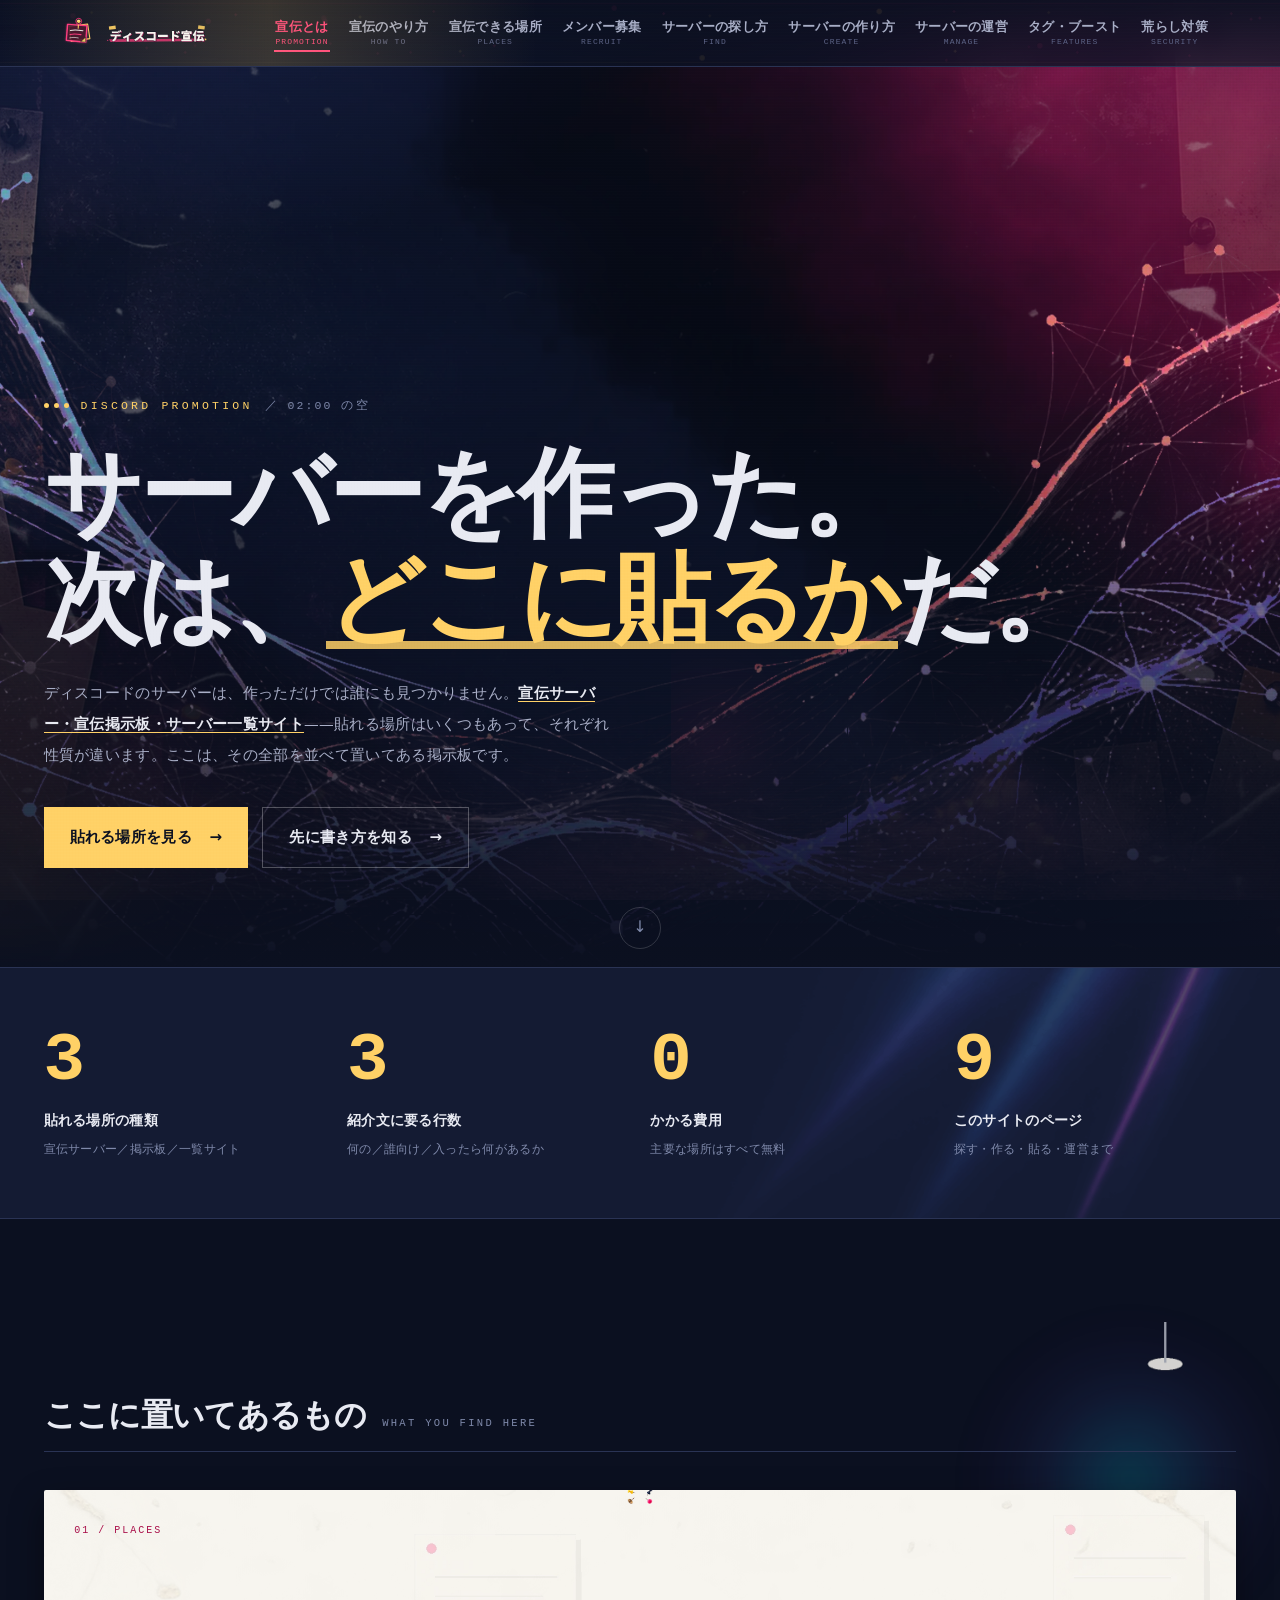
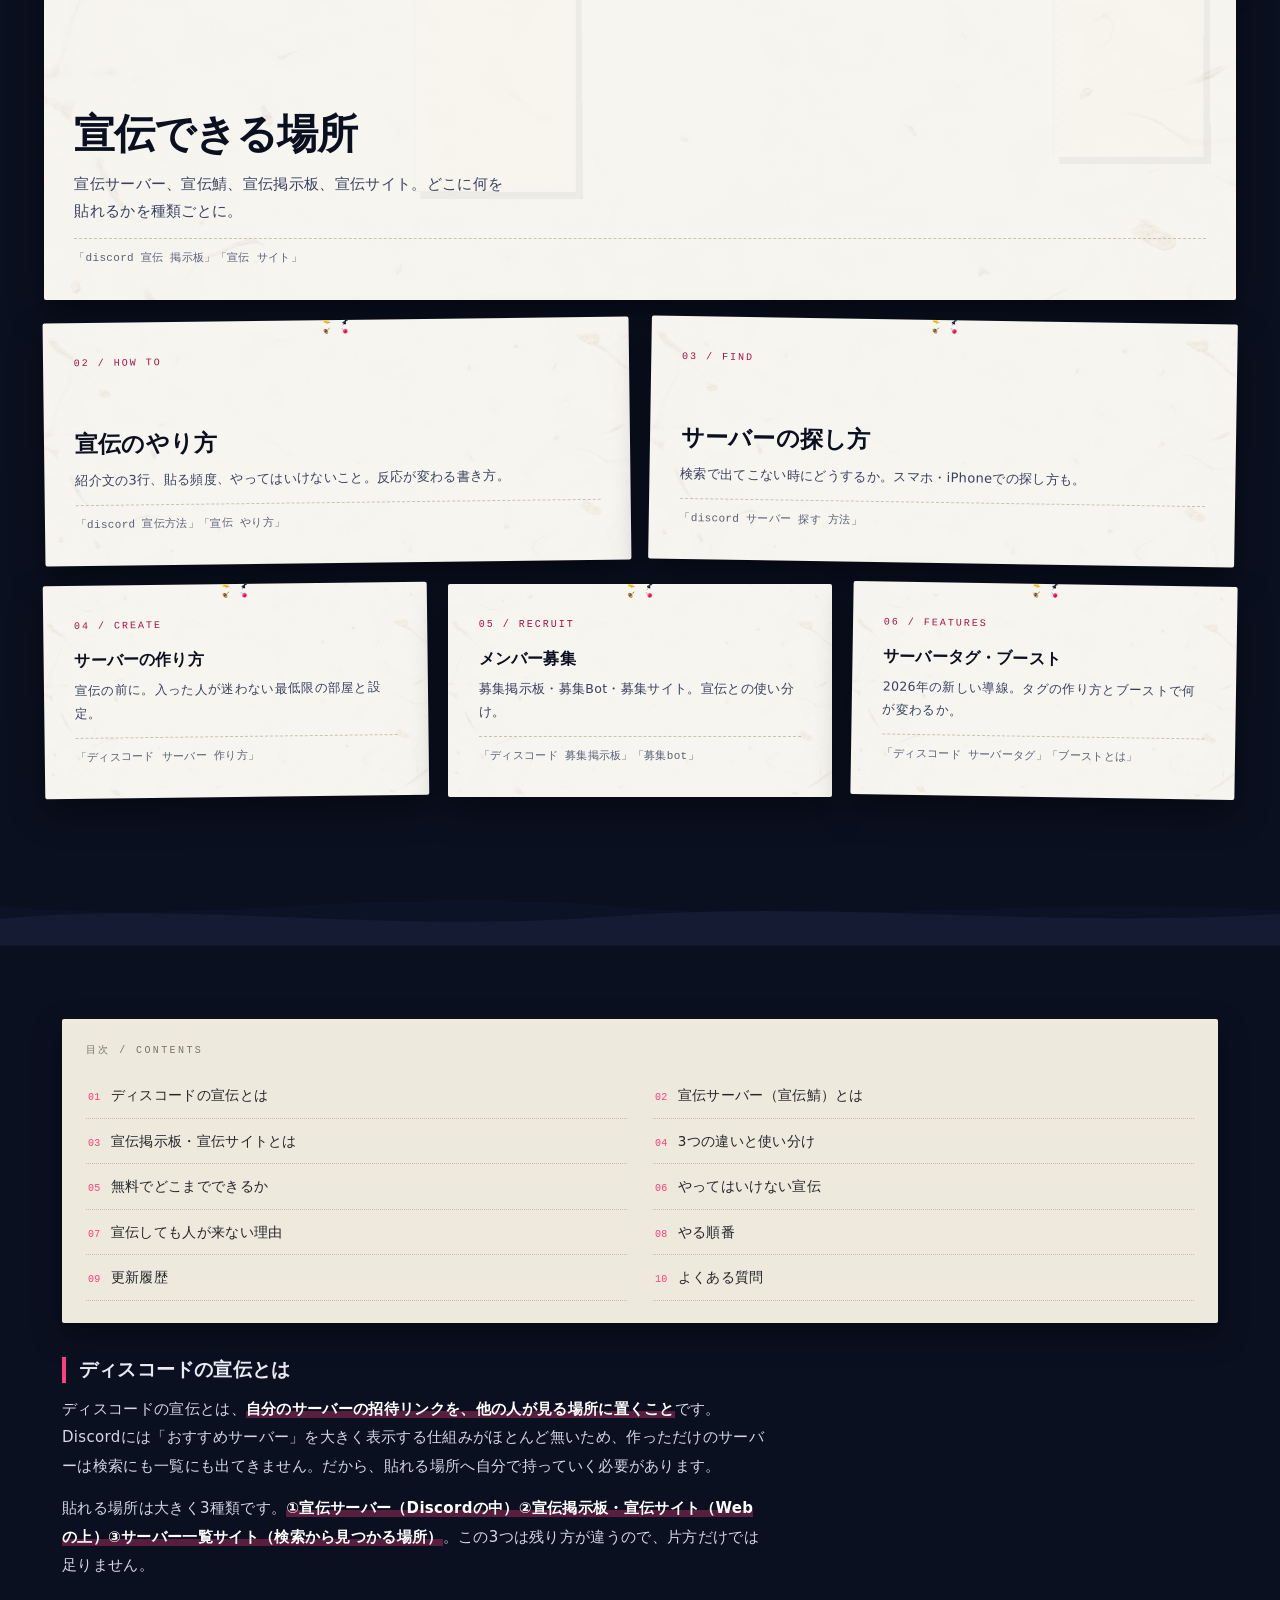
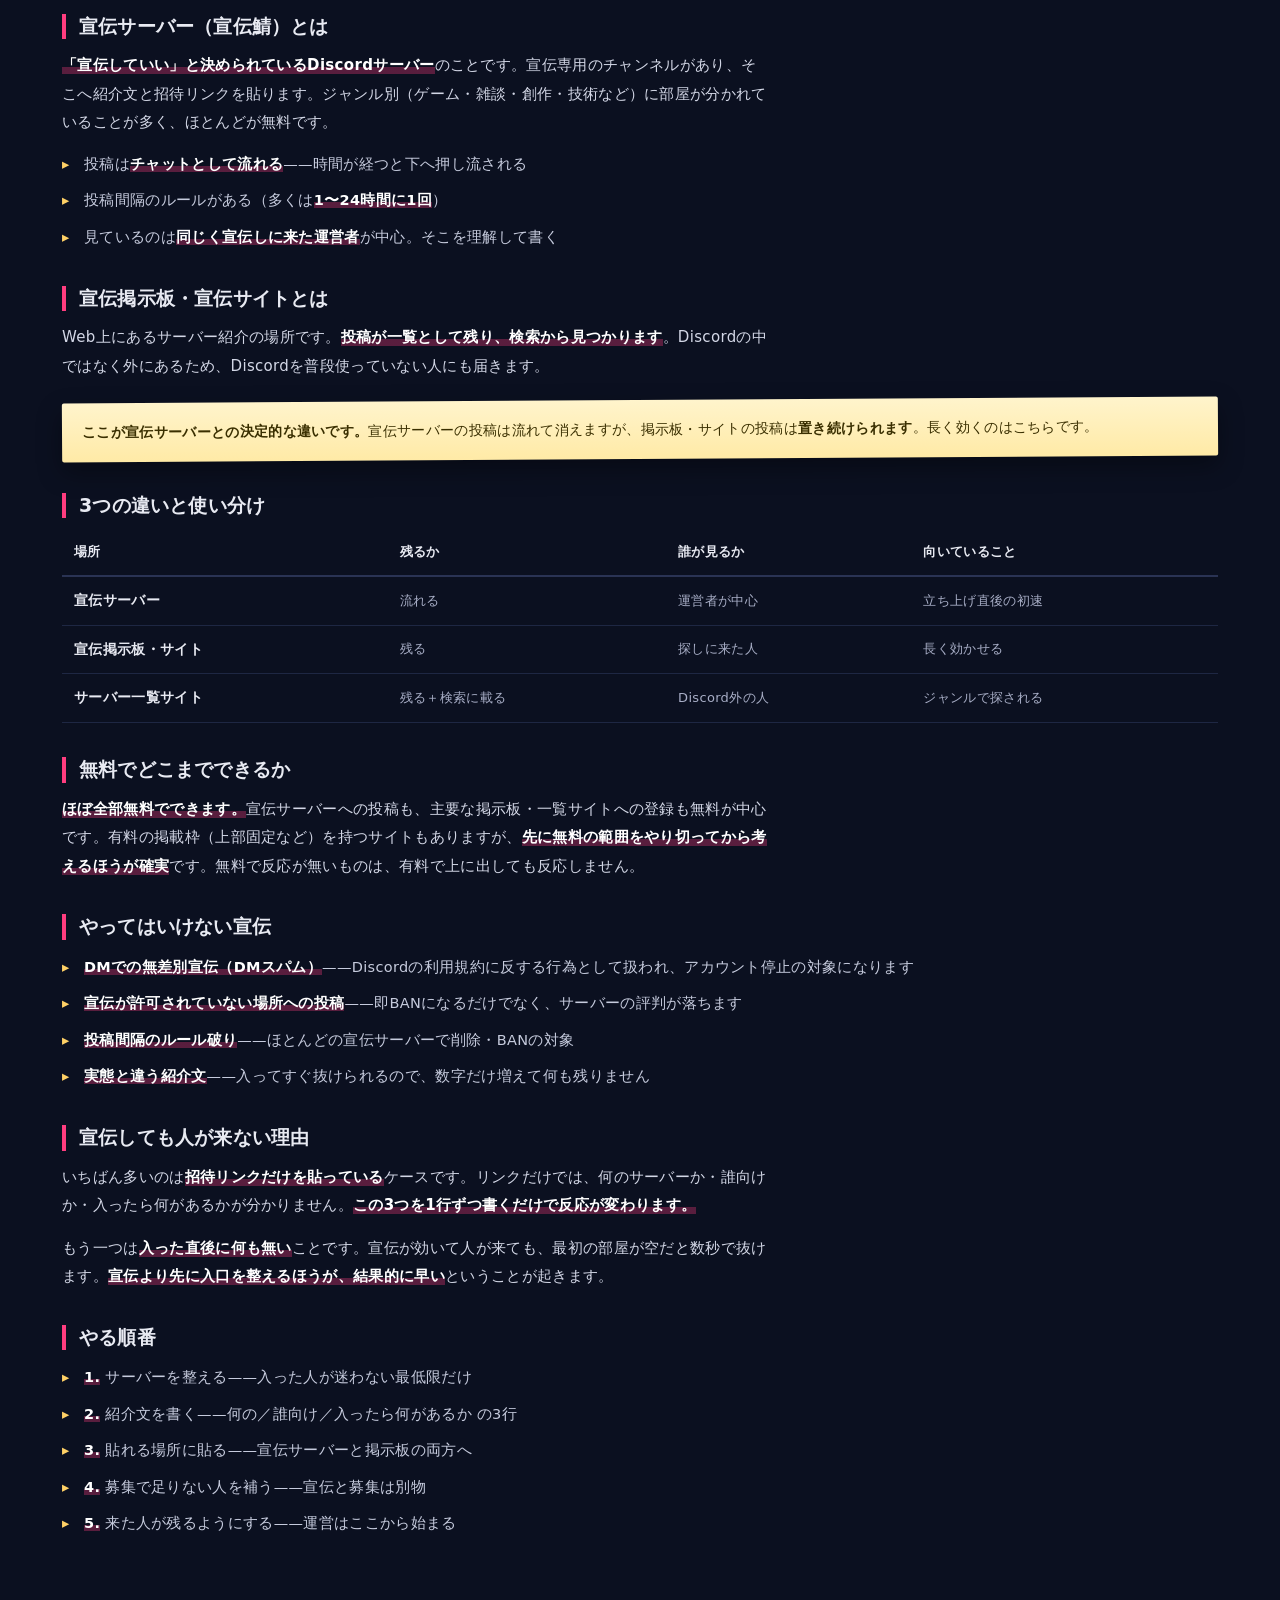
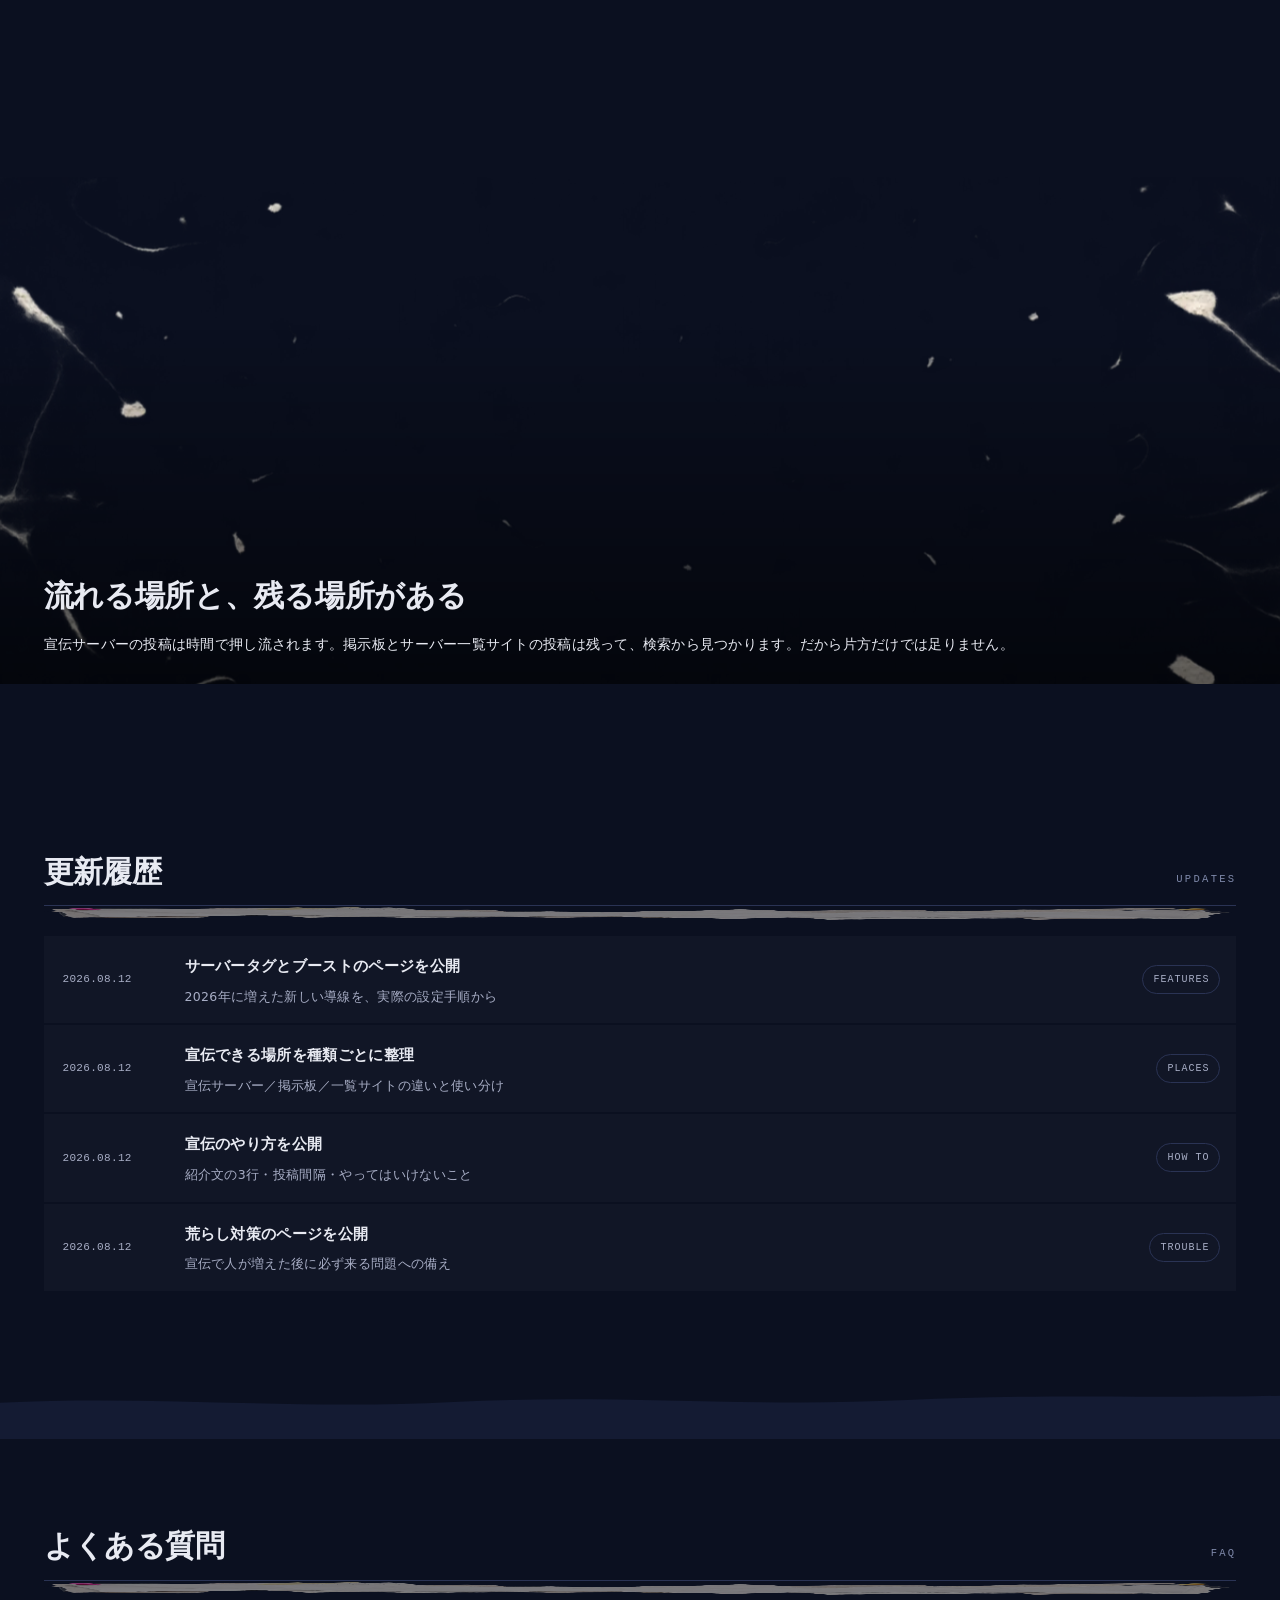
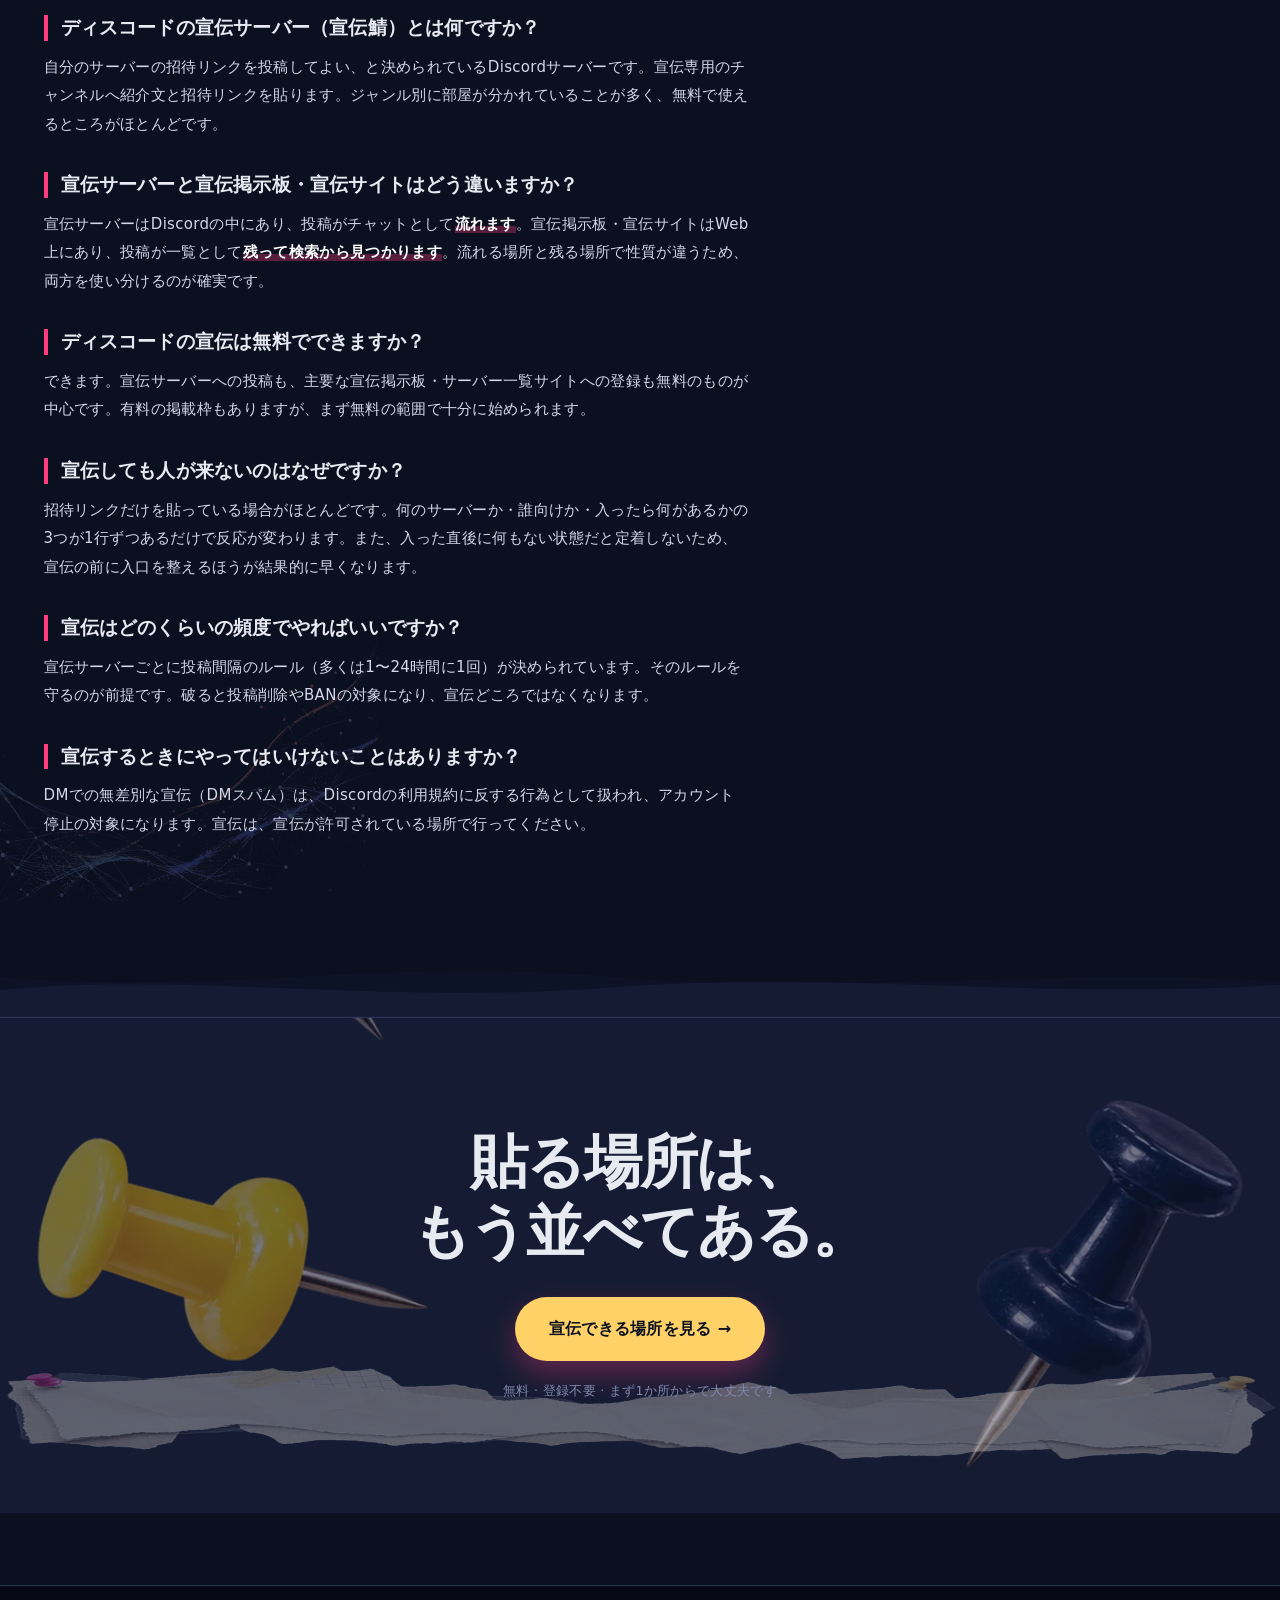
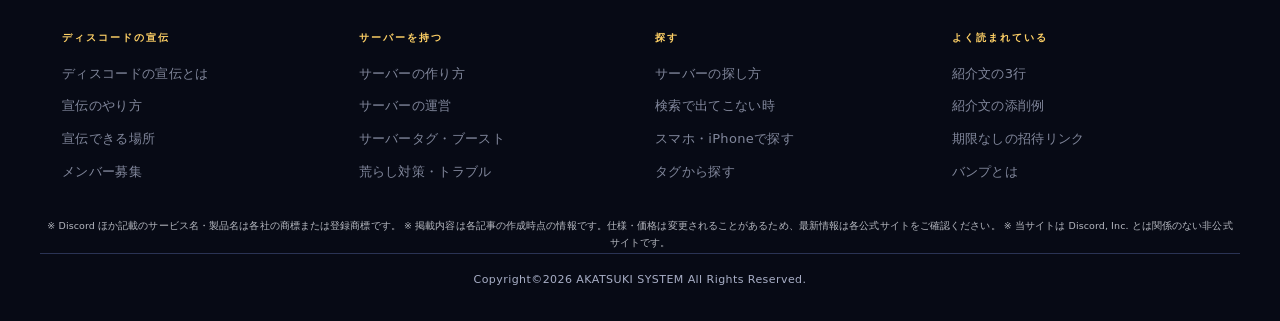
<file: index.html>
<!doctype html>
<html lang="ja">
  <head>
    <meta charset="utf-8" />
    <meta name="viewport" content="width=device-width,initial-scale=1" />
    <meta
      name="google-site-verification"
      content="yLRx-toV1wwOXIgkFKSKQW8SYN7P5XBVnxkAWqeWzIE"
    />
    <title>
      【2026年8月最新】ディスコードの宣伝とは｜宣伝サーバー・掲示板・やり方を詳しく解説
    </title>
    <meta
      name="description"
      content="ディスコードのサーバー宣伝を、宣伝サーバー・宣伝鯖・掲示板・宣伝サイトの違いから、実際のやり方・方法まで日本語で解説します。サーバーを作った人がメンバーを集めるための入口です。"
    />
    <meta name="theme-color" content="#0B1020" />
    <meta name="robots" content="index,follow,max-image-preview:large" />
    <link rel="canonical" href="https://promo.akatsuki-system.online/" />
    <link rel="icon" href="assets/logo-mark-01.svg" type="image/svg+xml" />
    <link rel="icon" href="favicon.ico" sizes="any" />
    <link rel="icon" href="favicon-16x16.png" sizes="16x16" type="image/png" />
    <link rel="icon" href="favicon-32x32.png" sizes="32x32" type="image/png" />
    <link rel="apple-touch-icon" href="apple-touch-icon.png" />
    <link rel="manifest" href="site.webmanifest" />
    <meta property="og:type" content="website" />
    <meta property="og:locale" content="ja_JP" />
    <meta property="og:site_name" content="ディスコード宣伝" />
    <meta
      property="og:title"
      content="【2026年8月最新】ディスコードの宣伝とは｜宣伝サーバー・掲示板・やり方"
    />
    <meta
      property="og:description"
      content="宣伝サーバー・宣伝鯖・掲示板・宣伝サイトの違いと、実際の宣伝のやり方を日本語で解説します。"
    />
    <meta property="og:url" content="https://promo.akatsuki-system.online/" />
    <meta
      property="og:image"
      content="https://promo.akatsuki-system.online/assets/discord-promo-ogp.png"
    />
    <meta property="og:image:type" content="image/png" />
    <meta property="og:image:width" content="1200" />
    <meta property="og:image:height" content="630" />
    <meta
      property="og:image:alt"
      content="ディスコード宣伝｜宣伝サーバー・掲示板・運営ガイド"
    />
    <meta name="twitter:card" content="summary_large_image" />
    <meta
      name="twitter:image"
      content="https://promo.akatsuki-system.online/assets/discord-promo-ogp.png"
    />
    <meta
      name="twitter:image:alt"
      content="ディスコード宣伝｜宣伝サーバー・掲示板・運営ガイド"
    />
    <script type="application/ld+json">
      {
        "@context": "https://schema.org",
        "@graph": [
          {
            "@type": "WebSite",
            "name": "ディスコード宣伝",
            "url": "https://promo.akatsuki-system.online/",
            "inLanguage": "ja"
          },
          {
            "@type": "FAQPage",
            "mainEntity": [
              {
                "@type": "Question",
                "name": "ディスコードの宣伝サーバー（宣伝鯖）とは何ですか？",
                "acceptedAnswer": {
                  "@type": "Answer",
                  "text": "自分のサーバーの招待リンクを投稿してよい、と決められているDiscordサーバーのことです。宣伝専用のチャンネルが用意されていて、そこへ紹介文と招待リンクを貼ります。ジャンル別に部屋が分かれていることが多く、無料で使えるところがほとんどです。"
                }
              },
              {
                "@type": "Question",
                "name": "宣伝サーバーと宣伝掲示板・宣伝サイトはどう違いますか？",
                "acceptedAnswer": {
                  "@type": "Answer",
                  "text": "宣伝サーバーはDiscordの中にあり、投稿がチャットとして流れます。宣伝掲示板・宣伝サイトはWeb上にあり、投稿が一覧として残って検索から見つかります。流れる場所と残る場所で性質が違うため、両方を使い分けるのが確実です。"
                }
              },
              {
                "@type": "Question",
                "name": "ディスコードの宣伝は無料でできますか？",
                "acceptedAnswer": {
                  "@type": "Answer",
                  "text": "できます。宣伝サーバーへの投稿も、主要な宣伝掲示板・サーバー一覧サイトへの登録も無料のものが中心です。有料の掲載枠を用意しているサイトもありますが、まず無料の範囲で十分に始められます。"
                }
              },
              {
                "@type": "Question",
                "name": "宣伝しても人が来ないのはなぜですか？",
                "acceptedAnswer": {
                  "@type": "Answer",
                  "text": "招待リンクだけを貼っている場合がほとんどです。何のサーバーか・誰向けか・入ったら何があるかの3つが1行ずつ書かれているだけで反応が変わります。また、入った直後に何もない状態だと定着しないため、宣伝の前に入口の部屋を整えるほうが結果的に早くなります。"
                }
              },
              {
                "@type": "Question",
                "name": "宣伝はどのくらいの頻度でやればいいですか？",
                "acceptedAnswer": {
                  "@type": "Answer",
                  "text": "宣伝サーバーごとに投稿間隔のルール（多くは1〜24時間に1回）が決められています。そのルールを守るのが前提です。ルールを破ると投稿削除やBANの対象になり、宣伝どころではなくなります。"
                }
              },
              {
                "@type": "Question",
                "name": "宣伝するときにやってはいけないことはありますか？",
                "acceptedAnswer": {
                  "@type": "Answer",
                  "text": "DMでの無差別な宣伝（DMスパム）は、Discordの利用規約に反する行為として扱われ、アカウント停止の対象になります。宣伝は、宣伝が許可されている場所で行ってください。"
                }
              }
            ]
          }
        ]
      }
    </script>
    <link rel="stylesheet" href="styles.css?v=347d1afc" />
    <link rel="stylesheet" href="page-styles/home.css?v=f9516fa8" />
  </head>
  <body data-route="home">
    <a class="skip" href="#main">本文へ移動</a>
    <div class="ground" aria-hidden="true"></div>

    <header class="site-head board-head">
      <span class="site-header__motion" aria-hidden="true"></span
      ><span class="site-header__light-sweep" aria-hidden="true"></span>
      <div class="board-in">
        <a class="logo" href="./"
          ><img
            class="site-header__logo-mark"
            src="assets/logo-mark-01.svg"
            alt=""
            width="34"
            height="34" /><img
            class="site-header__logo-type"
            src="assets/logo-type-01.svg"
            alt="ディスコード宣伝"
            height="22"
        /></a>
        <nav data-nav>
          <a href="./" aria-current="page"
            ><b>宣伝とは</b><i>Promotion</i></a
          >
          <a href="how-to/"><b>宣伝のやり方</b><i>How to</i></a>
          <a href="places/"><b>宣伝できる場所</b><i>Places</i></a>
          <a href="recruit/"><b>メンバー募集</b><i>Recruit</i></a>
          <a href="find/"><b>サーバーの探し方</b><i>Find</i></a>
          <a href="create/"><b>サーバーの作り方</b><i>Create</i></a>
          <a href="manage/"><b>サーバーの運営</b><i>Manage</i></a>
          <a href="features/"><b>タグ・ブースト</b><i>Features</i></a>
          <a href="trouble/"><b>荒らし対策</b><i>Security</i></a>
        </nav>
        <button data-burger type="button" aria-expanded="false">
          <span></span><span></span><span></span><i class="sr">メニュー</i>
        </button>
      </div>
    </header>

    <main id="main">
      <section class="stage">
        <div class="stage-sky" aria-hidden="true"></div>
        <div class="stage-tex" aria-hidden="true"></div>
        <div class="stage-glow" aria-hidden="true"></div>
        <picture class="stage-obj" aria-hidden="true">
          <source srcset="assets/home-motion-02.webp" type="image/webp" />
          <img src="assets/home-motion-02.png" alt="" />
        </picture>

        <div class="stage-in">
          <p class="kicker">
            <span class="dots"><i></i><i></i><i></i></span> DISCORD PROMOTION
            <em data-clock>／ 2026</em>
          </p>
          <h1>
            <span class="l1">サーバーを作った。</span
            ><span class="l2">次は、<em>どこに貼るか</em>だ。</span>
          </h1>
          <p class="lead">
            ディスコードのサーバーは、作っただけでは誰にも見つかりません。<b>宣伝サーバー・宣伝掲示板・サーバー一覧サイト</b>——貼れる場所はいくつもあって、それぞれ性質が違います。ここは、その全部を並べて置いてある掲示板です。
          </p>
          <div class="stage-go">
            <a class="go-a" href="places/"
              >貼れる場所を見る<span class="arr">→</span></a
            >
            <a class="go-b" href="how-to/"
              >先に書き方を知る<span class="arr">→</span></a
            >
          </div>
        </div>
        <a class="stage-down" href="#count" aria-label="下へ"
          ><span class="arr arr-d">↓</span></a
        >
      </section>

      <section class="count" id="count">
        <div class="count-in">
          <div class="c-item">
            <b data-count="3">0</b><span>貼れる場所の種類</span
            ><small>宣伝サーバー／掲示板／一覧サイト</small>
          </div>
          <div class="c-item">
            <b data-count="3">0</b><span>紹介文に要る行数</span
            ><small>何の／誰向け／入ったら何があるか</small>
          </div>
          <div class="c-item">
            <b data-count="0">0</b><span>かかる費用</span
            ><small>主要な場所はすべて無料</small>
          </div>
          <div class="c-item">
            <b data-count="9">0</b><span>このサイトのページ</span
            ><small>探す・作る・貼る・運営まで</small>
          </div>
        </div>
      </section>

      <section class="pick" id="menu">
        <!--ICON-->
        <div class="mark-row" aria-hidden="true">
          <picture class="mark"
            ><source srcset="assets/home-icon-01.gif" type="image/gif" />
            <img
              src="assets/home-icon-01.png"
              alt=""
              loading="lazy"
              decoding="async"
          /></picture>
        </div>
        <!--ICON-->
        <div class="pick-head">
          <h2>ここに置いてあるもの</h2>
          <span>WHAT YOU FIND HERE</span>
        </div>
        <div class="pick-in">
          <a class="paper g-xl" href="places/" data-rv
            ><span class="p-mo" aria-hidden="true"></span>
            <span class="no">01 / PLACES</span>
            <h3>宣伝できる場所</h3>
            <p>
              宣伝サーバー、宣伝鯖、宣伝掲示板、宣伝サイト。どこに何を貼れるかを種類ごとに。
            </p>
            <span class="q">「discord 宣伝 掲示板」「宣伝 サイト」</span>
          </a>
          <a class="paper g-m" href="how-to/" data-rv>
            <span class="no">02 / HOW TO</span>
            <h3>宣伝のやり方</h3>
            <p>
              紹介文の3行、貼る頻度、やってはいけないこと。反応が変わる書き方。
            </p>
            <span class="q">「discord 宣伝方法」「宣伝 やり方」</span>
          </a>
          <a class="paper g-m" href="find/" data-rv>
            <span class="no">03 / FIND</span>
            <h3>サーバーの探し方</h3>
            <p>検索で出てこない時にどうするか。スマホ・iPhoneでの探し方も。</p>
            <span class="q">「discord サーバー 探す 方法」</span>
          </a>
          <a class="paper g-s" href="create/" data-rv>
            <span class="no">04 / CREATE</span>
            <h3>サーバーの作り方</h3>
            <p>宣伝の前に。入った人が迷わない最低限の部屋と設定。</p>
            <span class="q">「ディスコード サーバー 作り方」</span>
          </a>
          <a class="paper g-s" href="recruit/" data-rv>
            <span class="no">05 / RECRUIT</span>
            <h3>メンバー募集</h3>
            <p>募集掲示板・募集Bot・募集サイト。宣伝との使い分け。</p>
            <span class="q">「ディスコード 募集掲示板」「募集bot」</span>
          </a>
          <a class="paper g-s" href="features/" data-rv>
            <span class="no">06 / FEATURES</span>
            <h3>サーバータグ・ブースト</h3>
            <p>2026年の新しい導線。タグの作り方とブーストで何が変わるか。</p>
            <span class="q">「ディスコード サーバータグ」「ブーストとは」</span>
          </a>
        </div>
      </section>

      <!--WAVE-->
      <div class="wave-wrap wave-ink">
        <svg
          class="wave"
          xmlns="http://www.w3.org/2000/svg"
          viewBox="0 0 1440 120"
          preserveAspectRatio="none"
          aria-hidden="true"
        >
          <path
            d="M0 57 C230 91 430 24 700 59 C940 90 1190 39 1440 65 L1440 120 L0 120 Z"
            fill="currentColor"
            opacity=".38"
          />
          <path
            d="M0 78 C210 49 440 102 690 74 C940 48 1180 94 1440 70 L1440 120 L0 120 Z"
            fill="currentColor"
          />
        </svg>
      </div>
      <!--WAVE-->
      <section class="wall">
        <div class="toc" data-rv>
          <p class="toc-h">目次 / CONTENTS</p>
          <ol>
            <li><a href="#what">ディスコードの宣伝とは</a></li>
            <li><a href="#server">宣伝サーバー（宣伝鯖）とは</a></li>
            <li><a href="#bbs">宣伝掲示板・宣伝サイトとは</a></li>
            <li><a href="#diff">3つの違いと使い分け</a></li>
            <li><a href="#free">無料でどこまでできるか</a></li>
            <li><a href="#ng">やってはいけない宣伝</a></li>
            <li><a href="#why">宣伝しても人が来ない理由</a></li>
            <li><a href="#order">やる順番</a></li>
            <li><a href="#news">更新履歴</a></li>
            <li><a href="#faq">よくある質問</a></li>
          </ol>
        </div>

        <div class="txt">
          <h3 id="what">ディスコードの宣伝とは</h3>
          <p>
            ディスコードの宣伝とは、<strong>自分のサーバーの招待リンクを、他の人が見る場所に置くこと</strong>です。Discordには「おすすめサーバー」を大きく表示する仕組みがほとんど無いため、作っただけのサーバーは検索にも一覧にも出てきません。だから、貼れる場所へ自分で持っていく必要があります。
          </p>
          <p>
            貼れる場所は大きく3種類です。<strong>①宣伝サーバー（Discordの中）②宣伝掲示板・宣伝サイト（Webの上）③サーバー一覧サイト（検索から見つかる場所）</strong>。この3つは残り方が違うので、片方だけでは足りません。
          </p>

          <h3 id="server">宣伝サーバー（宣伝鯖）とは</h3>
          <p>
            <strong>「宣伝していい」と決められているDiscordサーバー</strong
            >のことです。宣伝専用のチャンネルがあり、そこへ紹介文と招待リンクを貼ります。ジャンル別（ゲーム・雑談・創作・技術など）に部屋が分かれていることが多く、ほとんどが無料です。
          </p>
          <ul>
            <li>
              投稿は<strong>チャットとして流れる</strong>——時間が経つと下へ押し流される
            </li>
            <li>
              投稿間隔のルールがある（多くは<strong>1〜24時間に1回</strong>）
            </li>
            <li>
              見ているのは<strong>同じく宣伝しに来た運営者</strong>が中心。そこを理解して書く
            </li>
          </ul>

          <h3 id="bbs">宣伝掲示板・宣伝サイトとは</h3>
          <p>
            Web上にあるサーバー紹介の場所です。<strong>投稿が一覧として残り、検索から見つかります</strong>。Discordの中ではなく外にあるため、Discordを普段使っていない人にも届きます。
          </p>
          <div class="notice">
            <b>ここが宣伝サーバーとの決定的な違いです。</b
            >宣伝サーバーの投稿は流れて消えますが、掲示板・サイトの投稿は<b>置き続けられます</b>。長く効くのはこちらです。
          </div>

          <h3 id="diff">3つの違いと使い分け</h3>
          <div class="scroll-x">
            <table>
              <thead>
                <tr>
                  <th
                    style="
                      text-align: left;
                      padding: 10px 12px;
                      border-bottom: 2px solid #2a3354;
                      font-size: 13px;
                    "
                  >
                    場所
                  </th>
                  <th
                    style="
                      text-align: left;
                      padding: 10px 12px;
                      border-bottom: 2px solid #2a3354;
                      font-size: 13px;
                    "
                  >
                    残るか
                  </th>
                  <th
                    style="
                      text-align: left;
                      padding: 10px 12px;
                      border-bottom: 2px solid #2a3354;
                      font-size: 13px;
                    "
                  >
                    誰が見るか
                  </th>
                  <th
                    style="
                      text-align: left;
                      padding: 10px 12px;
                      border-bottom: 2px solid #2a3354;
                      font-size: 13px;
                    "
                  >
                    向いていること
                  </th>
                </tr>
              </thead>
              <tbody>
                <tr>
                  <td
                    style="
                      padding: 11px 12px;
                      border-bottom: 1px solid #1e2743;
                      font-size: 13.5px;
                    "
                  >
                    <b>宣伝サーバー</b>
                  </td>
                  <td
                    style="
                      padding: 11px 12px;
                      border-bottom: 1px solid #1e2743;
                      font-size: 13px;
                      color: #a8aec6;
                    "
                  >
                    流れる
                  </td>
                  <td
                    style="
                      padding: 11px 12px;
                      border-bottom: 1px solid #1e2743;
                      font-size: 13px;
                      color: #a8aec6;
                    "
                  >
                    運営者が中心
                  </td>
                  <td
                    style="
                      padding: 11px 12px;
                      border-bottom: 1px solid #1e2743;
                      font-size: 13px;
                      color: #a8aec6;
                    "
                  >
                    立ち上げ直後の初速
                  </td>
                </tr>
                <tr>
                  <td
                    style="
                      padding: 11px 12px;
                      border-bottom: 1px solid #1e2743;
                      font-size: 13.5px;
                    "
                  >
                    <b>宣伝掲示板・サイト</b>
                  </td>
                  <td
                    style="
                      padding: 11px 12px;
                      border-bottom: 1px solid #1e2743;
                      font-size: 13px;
                      color: #a8aec6;
                    "
                  >
                    残る
                  </td>
                  <td
                    style="
                      padding: 11px 12px;
                      border-bottom: 1px solid #1e2743;
                      font-size: 13px;
                      color: #a8aec6;
                    "
                  >
                    探しに来た人
                  </td>
                  <td
                    style="
                      padding: 11px 12px;
                      border-bottom: 1px solid #1e2743;
                      font-size: 13px;
                      color: #a8aec6;
                    "
                  >
                    長く効かせる
                  </td>
                </tr>
                <tr>
                  <td
                    style="
                      padding: 11px 12px;
                      border-bottom: 1px solid #1e2743;
                      font-size: 13.5px;
                    "
                  >
                    <b>サーバー一覧サイト</b>
                  </td>
                  <td
                    style="
                      padding: 11px 12px;
                      border-bottom: 1px solid #1e2743;
                      font-size: 13px;
                      color: #a8aec6;
                    "
                  >
                    残る＋検索に載る
                  </td>
                  <td
                    style="
                      padding: 11px 12px;
                      border-bottom: 1px solid #1e2743;
                      font-size: 13px;
                      color: #a8aec6;
                    "
                  >
                    Discord外の人
                  </td>
                  <td
                    style="
                      padding: 11px 12px;
                      border-bottom: 1px solid #1e2743;
                      font-size: 13px;
                      color: #a8aec6;
                    "
                  >
                    ジャンルで探される
                  </td>
                </tr>
              </tbody>
            </table>
          </div>

          <h3 id="free">無料でどこまでできるか</h3>
          <p>
            <strong>ほぼ全部無料でできます。</strong
            >宣伝サーバーへの投稿も、主要な掲示板・一覧サイトへの登録も無料が中心です。有料の掲載枠（上部固定など）を持つサイトもありますが、<strong>先に無料の範囲をやり切ってから考えるほうが確実</strong>です。無料で反応が無いものは、有料で上に出しても反応しません。
          </p>

          <h3 id="ng">やってはいけない宣伝</h3>
          <ul>
            <li>
              <strong>DMでの無差別宣伝（DMスパム）</strong
              >——Discordの利用規約に反する行為として扱われ、アカウント停止の対象になります
            </li>
            <li>
              <strong>宣伝が許可されていない場所への投稿</strong
              >——即BANになるだけでなく、サーバーの評判が落ちます
            </li>
            <li>
              <strong>投稿間隔のルール破り</strong
              >——ほとんどの宣伝サーバーで削除・BANの対象
            </li>
            <li>
              <strong>実態と違う紹介文</strong
              >——入ってすぐ抜けられるので、数字だけ増えて何も残りません
            </li>
          </ul>

          <h3 id="why">宣伝しても人が来ない理由</h3>
          <p>
            いちばん多いのは<strong>招待リンクだけを貼っている</strong>ケースです。リンクだけでは、何のサーバーか・誰向けか・入ったら何があるかが分かりません。<strong
              >この3つを1行ずつ書くだけで反応が変わります。</strong
            >
          </p>
          <p>
            もう一つは<strong>入った直後に何も無い</strong>ことです。宣伝が効いて人が来ても、最初の部屋が空だと数秒で抜けます。<strong>宣伝より先に入口を整えるほうが、結果的に早い</strong>ということが起きます。
          </p>

          <h3 id="order">やる順番</h3>
          <ul>
            <li>
              <strong>1.</strong>
              <a href="create/">サーバーを整える</a
              >——入った人が迷わない最低限だけ
            </li>
            <li>
              <strong>2.</strong>
              <a href="how-to/">紹介文を書く</a
              >——何の／誰向け／入ったら何があるか の3行
            </li>
            <li>
              <strong>3.</strong>
              <a href="places/">貼れる場所に貼る</a
              >——宣伝サーバーと掲示板の両方へ
            </li>
            <li>
              <strong>4.</strong>
              <a href="recruit/">募集で足りない人を補う</a>——宣伝と募集は別物
            </li>
            <li>
              <strong>5.</strong>
              <a href="manage/">来た人が残るようにする</a>——運営はここから始まる
            </li>
          </ul>
        </div>
      </section>

      <!--EYECATCH-->
      <section class="eyecatch" data-rv>
        <div
          class="ec-img"
          style="background-image: url(&quot;assets/home-texture-01.webp&quot;)"
        ></div>
        <div class="ec-cap">
          <b>流れる場所と、残る場所がある</b
          >宣伝サーバーの投稿は時間で押し流されます。掲示板とサーバー一覧サイトの投稿は残って、検索から見つかります。だから片方だけでは足りません。
        </div>
      </section>
      <!--EYECATCH-->

      <section class="rec">
        <div class="wall-head" id="news">
          <h2>更新履歴</h2>
          <span>UPDATES</span>
        </div>
        <div class="rows">
          <a class="row" href="features/"
            ><time>2026.08.12</time
            ><span
              ><b>サーバータグとブーストのページを公開</b
              ><small
                >2026年に増えた新しい導線を、実際の設定手順から</small
              ></span
            ><span class="tag">FEATURES</span></a
          >
          <a class="row" href="places/"
            ><time>2026.08.12</time
            ><span
              ><b>宣伝できる場所を種類ごとに整理</b
              ><small
                >宣伝サーバー／掲示板／一覧サイトの違いと使い分け</small
              ></span
            ><span class="tag">PLACES</span></a
          >
          <a class="row" href="how-to/"
            ><time>2026.08.12</time
            ><span
              ><b>宣伝のやり方を公開</b
              ><small>紹介文の3行・投稿間隔・やってはいけないこと</small></span
            ><span class="tag">HOW TO</span></a
          >
          <a class="row" href="trouble/"
            ><time>2026.08.12</time
            ><span
              ><b>荒らし対策のページを公開</b
              ><small>宣伝で人が増えた後に必ず来る問題への備え</small></span
            ><span class="tag">TROUBLE</span></a
          >
        </div>
      </section>

      <div class="wave-wrap wave-ink">
        <svg
          class="wave"
          xmlns="http://www.w3.org/2000/svg"
          viewBox="0 0 1440 120"
          preserveAspectRatio="none"
          aria-hidden="true"
        >
          <path
            d="M0 62 C180 50 330 74 510 61 C690 48 840 70 1020 58 C1180 47 1320 56 1440 51 L1440 120 L0 120 Z"
            fill="currentColor"
          />
        </svg>
      </div>
      <section class="ask">
        <div class="wall-head" id="faq">
          <h2>よくある質問</h2>
          <span>FAQ</span>
        </div>
        <div class="txt">
          <h3>ディスコードの宣伝サーバー（宣伝鯖）とは何ですか？</h3>
          <p>
            自分のサーバーの招待リンクを投稿してよい、と決められているDiscordサーバーです。宣伝専用のチャンネルへ紹介文と招待リンクを貼ります。ジャンル別に部屋が分かれていることが多く、無料で使えるところがほとんどです。
          </p>
          <h3>宣伝サーバーと宣伝掲示板・宣伝サイトはどう違いますか？</h3>
          <p>
            宣伝サーバーはDiscordの中にあり、投稿がチャットとして<strong>流れます</strong>。宣伝掲示板・宣伝サイトはWeb上にあり、投稿が一覧として<strong>残って検索から見つかります</strong>。流れる場所と残る場所で性質が違うため、両方を使い分けるのが確実です。
          </p>
          <h3>ディスコードの宣伝は無料でできますか？</h3>
          <p>
            できます。宣伝サーバーへの投稿も、主要な宣伝掲示板・サーバー一覧サイトへの登録も無料のものが中心です。有料の掲載枠もありますが、まず無料の範囲で十分に始められます。
          </p>
          <h3>宣伝しても人が来ないのはなぜですか？</h3>
          <p>
            招待リンクだけを貼っている場合がほとんどです。何のサーバーか・誰向けか・入ったら何があるかの3つが1行ずつあるだけで反応が変わります。また、入った直後に何もない状態だと定着しないため、宣伝の前に入口を整えるほうが結果的に早くなります。
          </p>
          <h3>宣伝はどのくらいの頻度でやればいいですか？</h3>
          <p>
            宣伝サーバーごとに投稿間隔のルール（多くは1〜24時間に1回）が決められています。そのルールを守るのが前提です。破ると投稿削除やBANの対象になり、宣伝どころではなくなります。
          </p>
          <h3>宣伝するときにやってはいけないことはありますか？</h3>
          <p>
            DMでの無差別な宣伝（DMスパム）は、Discordの利用規約に反する行為として扱われ、アカウント停止の対象になります。宣伝は、宣伝が許可されている場所で行ってください。
          </p>
        </div>
      </section>

      <div class="wave-wrap wave-close">
        <svg
          class="wave"
          xmlns="http://www.w3.org/2000/svg"
          viewBox="0 0 1440 120"
          preserveAspectRatio="none"
          aria-hidden="true"
        >
          <path
            d="M0 57 C230 91 430 24 700 59 C940 90 1190 39 1440 65 L1440 120 L0 120 Z"
            fill="currentColor"
            opacity=".38"
          />
          <path
            d="M0 78 C210 49 440 102 690 74 C940 48 1180 94 1440 70 L1440 120 L0 120 Z"
            fill="currentColor"
          />
        </svg>
      </div>
      <section class="close">
        <div class="exit">
          <h2>貼る場所は、<br />もう並べてある。</h2>
          <a class="go" href="places/">宣伝できる場所を見る →</a>
          <small>無料 · 登録不要 · まず1か所からで大丈夫です</small>
        </div>
      </section>
    </main>

    <footer>
      <div class="ft">
        <div>
          <h4>ディスコードの宣伝</h4>
          <a href="./">ディスコードの宣伝とは</a>
          <a href="how-to/">宣伝のやり方</a>
          <a href="places/">宣伝できる場所</a>
          <a href="recruit/">メンバー募集</a>
        </div>
        <div>
          <h4>サーバーを持つ</h4>
          <a href="create/">サーバーの作り方</a>
          <a href="manage/">サーバーの運営</a>
          <a href="features/">サーバータグ・ブースト</a>
          <a href="trouble/">荒らし対策・トラブル</a>
        </div>
        <div>
          <h4>探す</h4>
          <a href="find/">サーバーの探し方</a>
          <a href="find/#search">検索で出てこない時</a>
          <a href="find/#mobile">スマホ・iPhoneで探す</a>
          <a href="find/#tag">タグから探す</a>
        </div>
        <div>
          <h4>よく読まれている</h4>
          <a href="how-to/#s2-1">紹介文の3行</a>
          <a href="how-to/#s2-5">紹介文の添削例</a>
          <a href="how-to/#s3-1">期限なしの招待リンク</a>
          <a href="places/#s3-3">バンプとは</a>
        </div>
      </div>
      <div class="ft-notes" aria-label="商標・情報・運営に関する注記">
        <p>
          ※ Discord ほか記載のサービス名・製品名は各社の商標または登録商標です。
          ※
          掲載内容は各記事の作成時点の情報です。仕様・価格は変更されることがあるため、最新情報は各公式サイトをご確認ください。
          ※ 当サイトは Discord, Inc. とは関係のない非公式サイトです。
        </p>
      </div>
      <div class="ft-btm">
        <p>Copyright©2026 AKATSUKI SYSTEM All Rights Reserved.</p>
      </div>
    </footer>
    <script src="app.js?v=57ea167d" defer></script>
  </body>
</html>
</file>
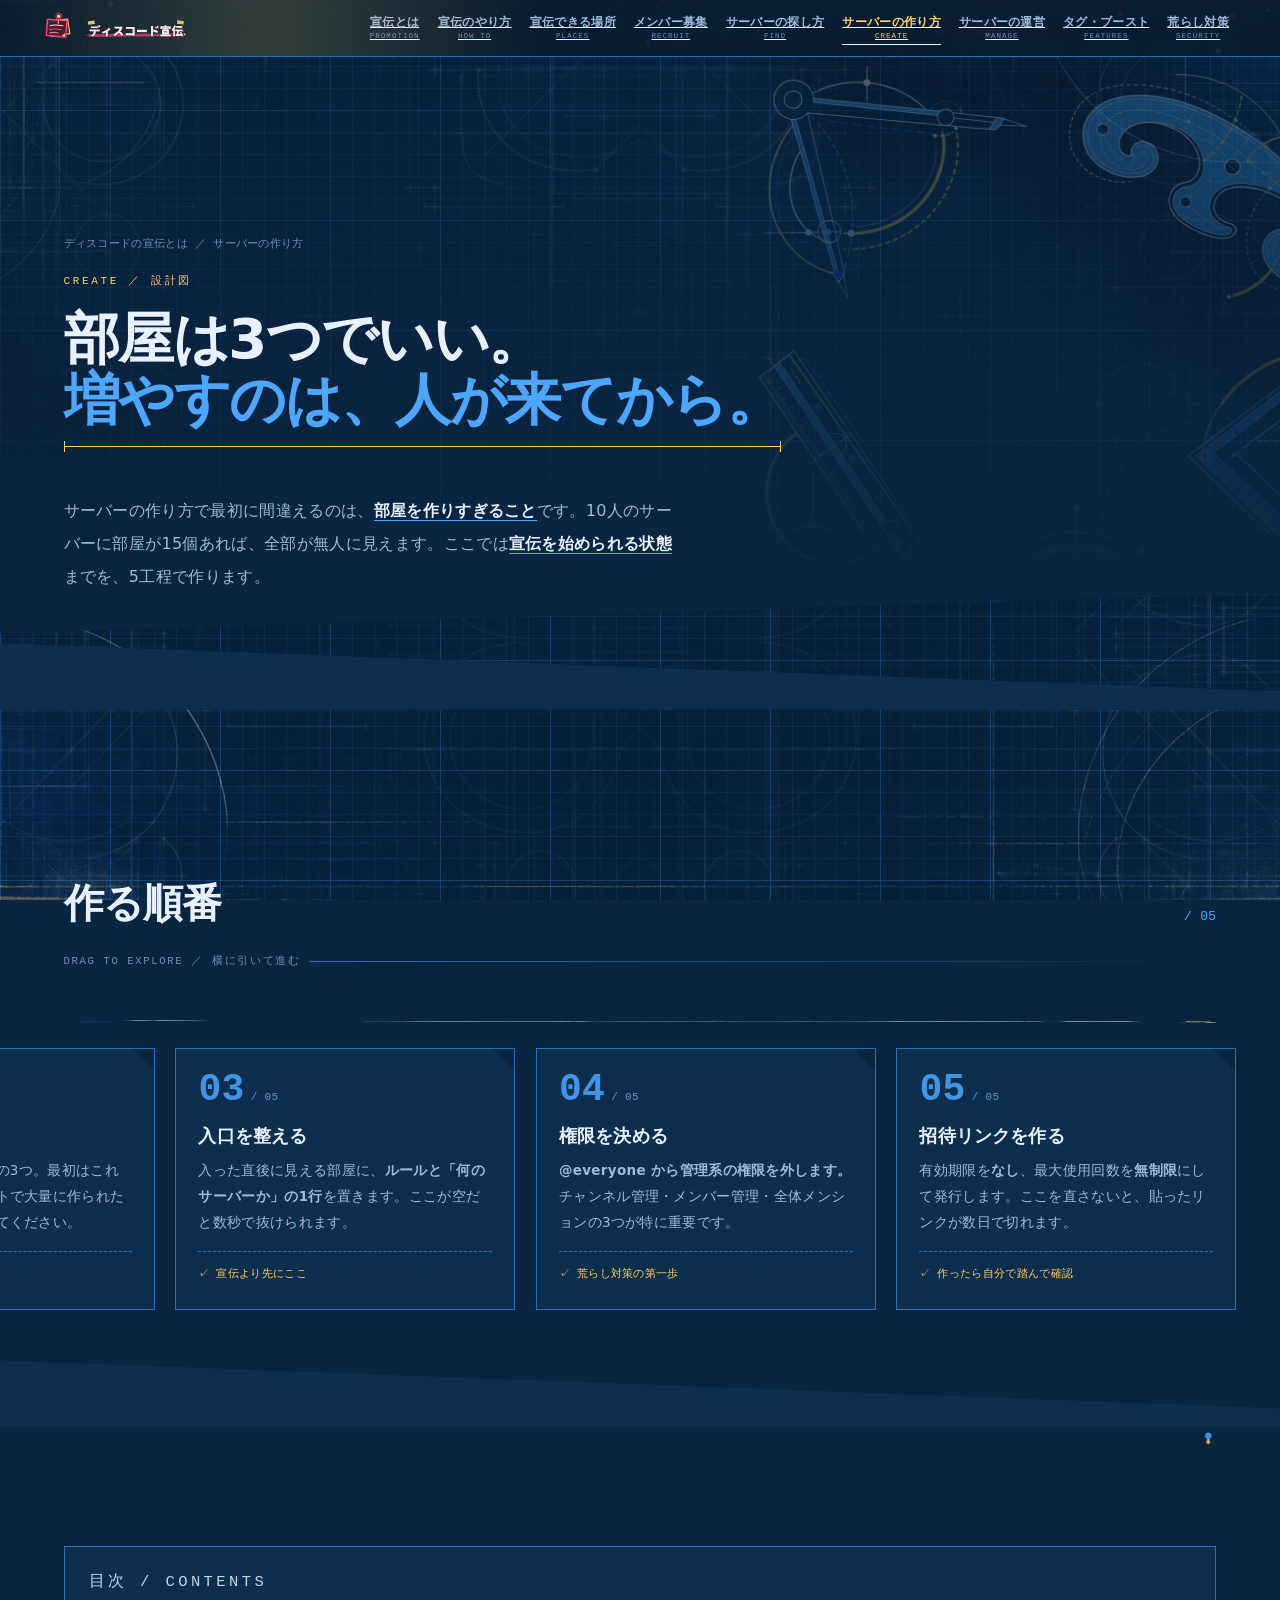
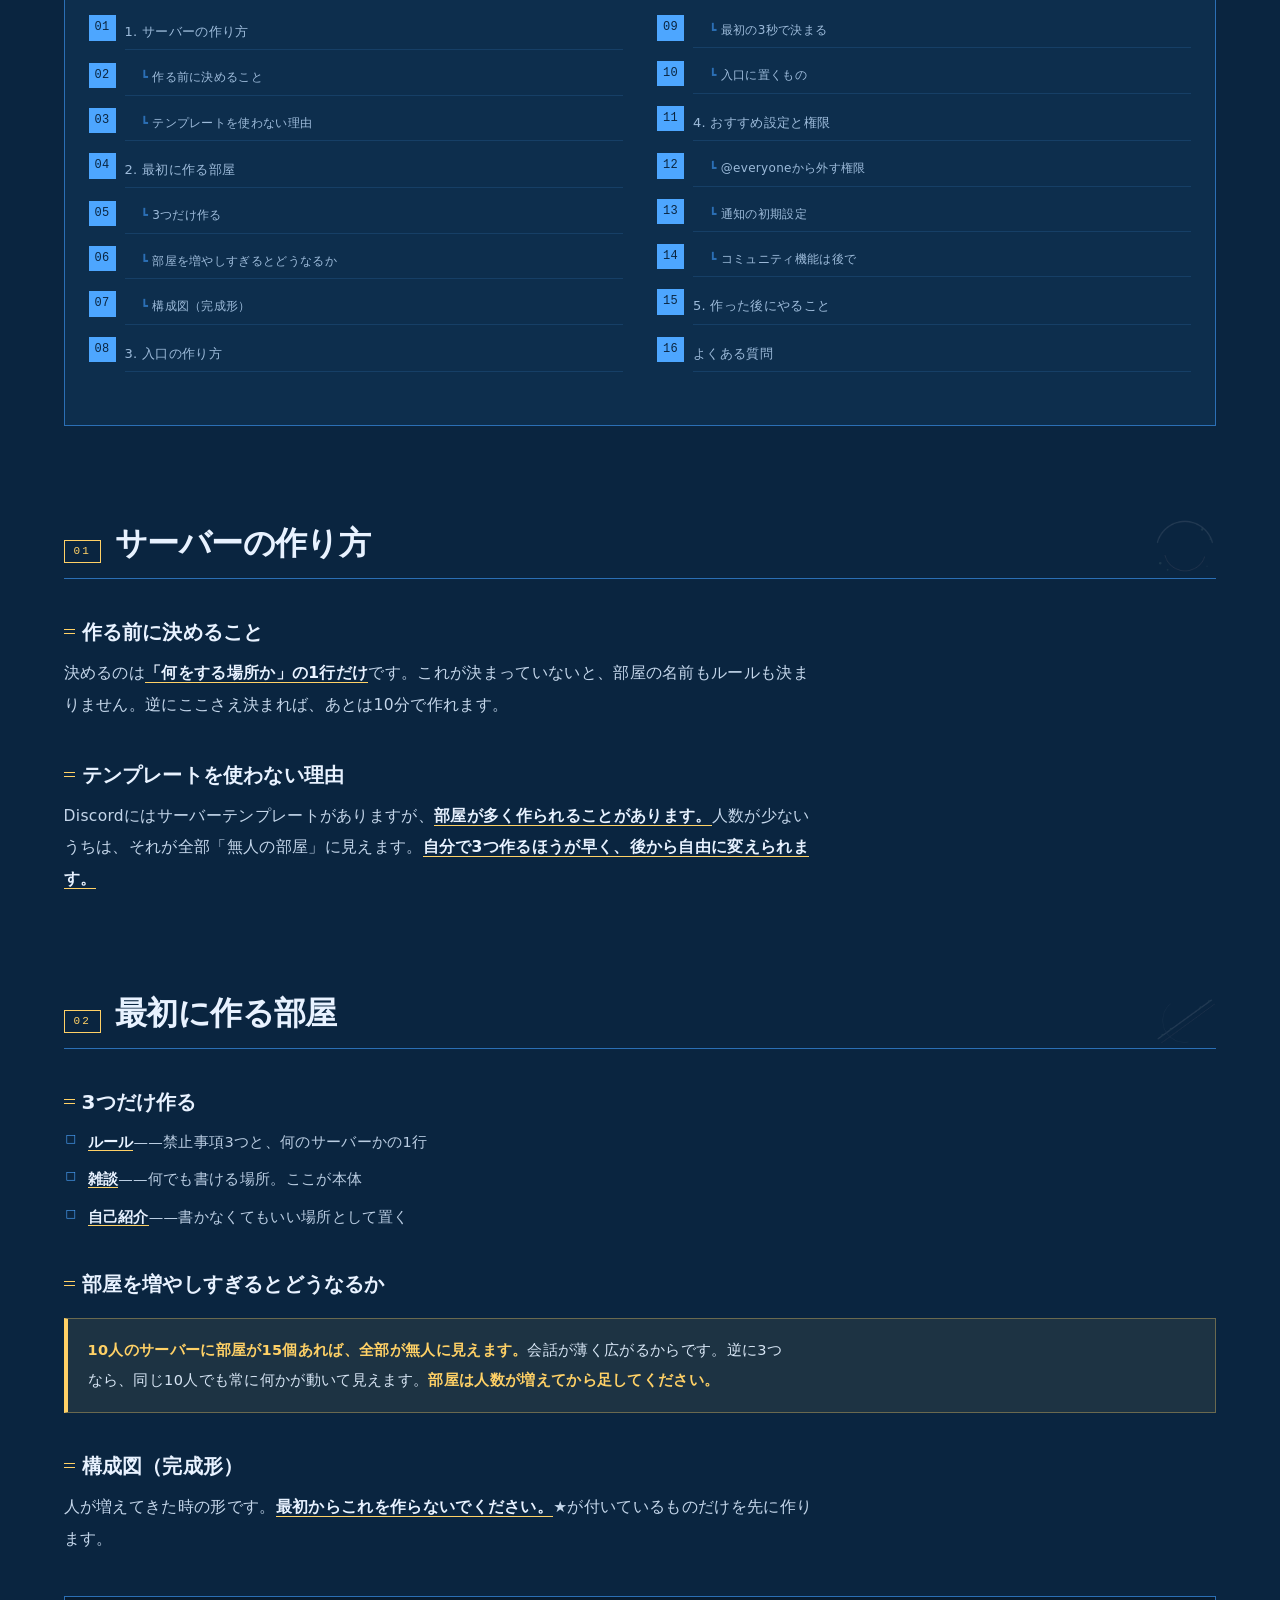
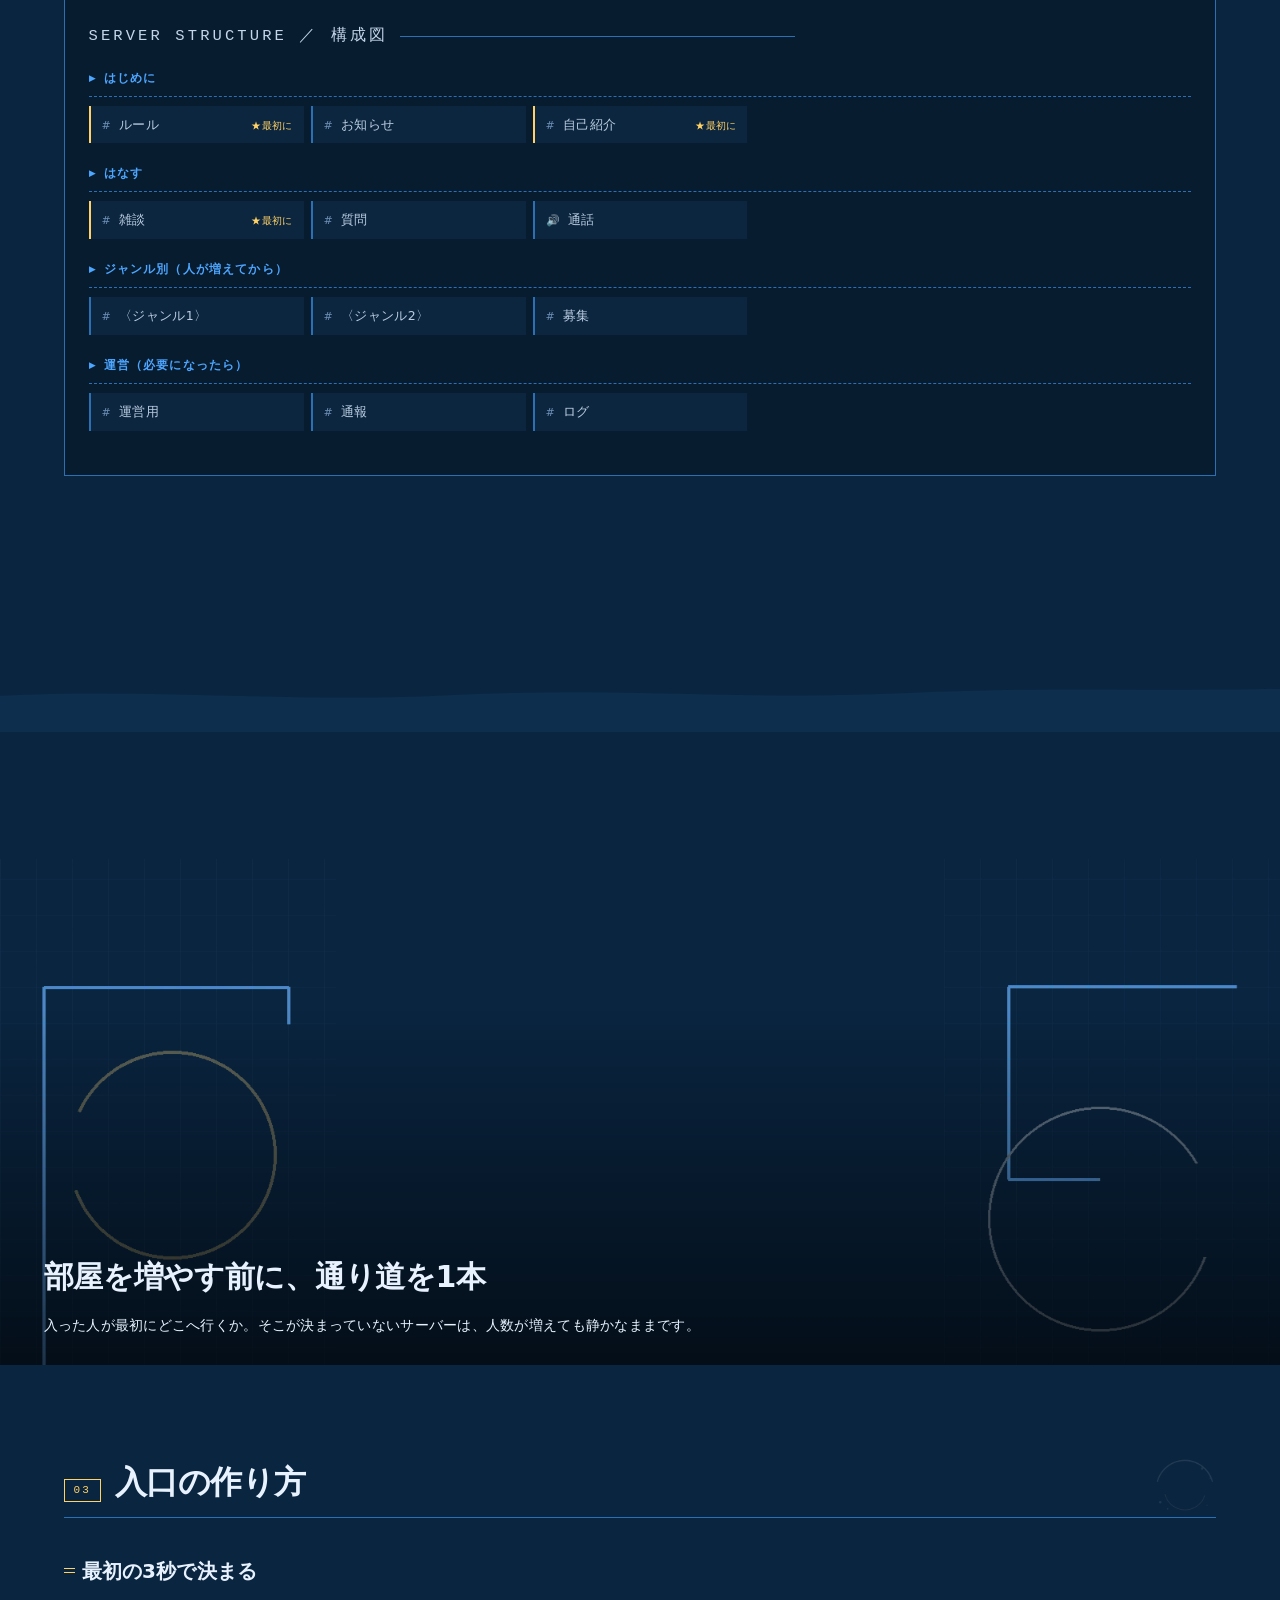
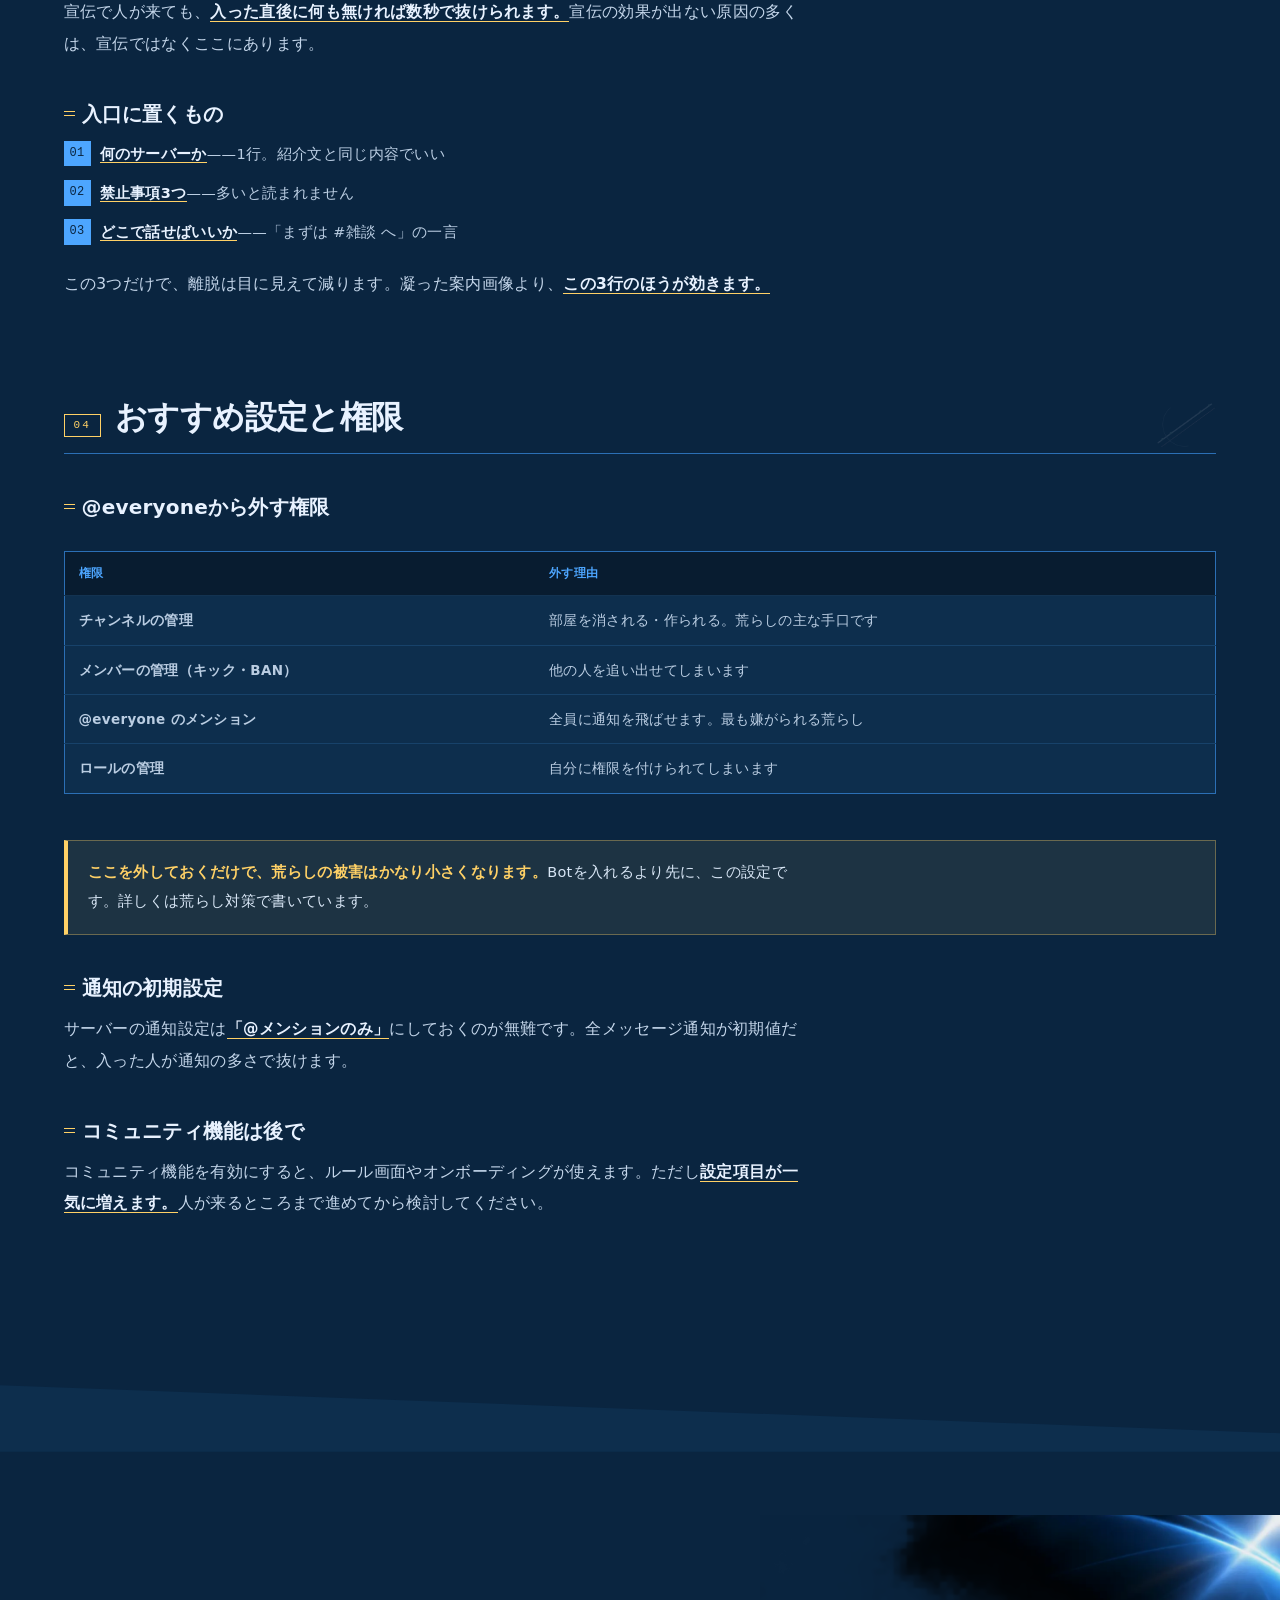
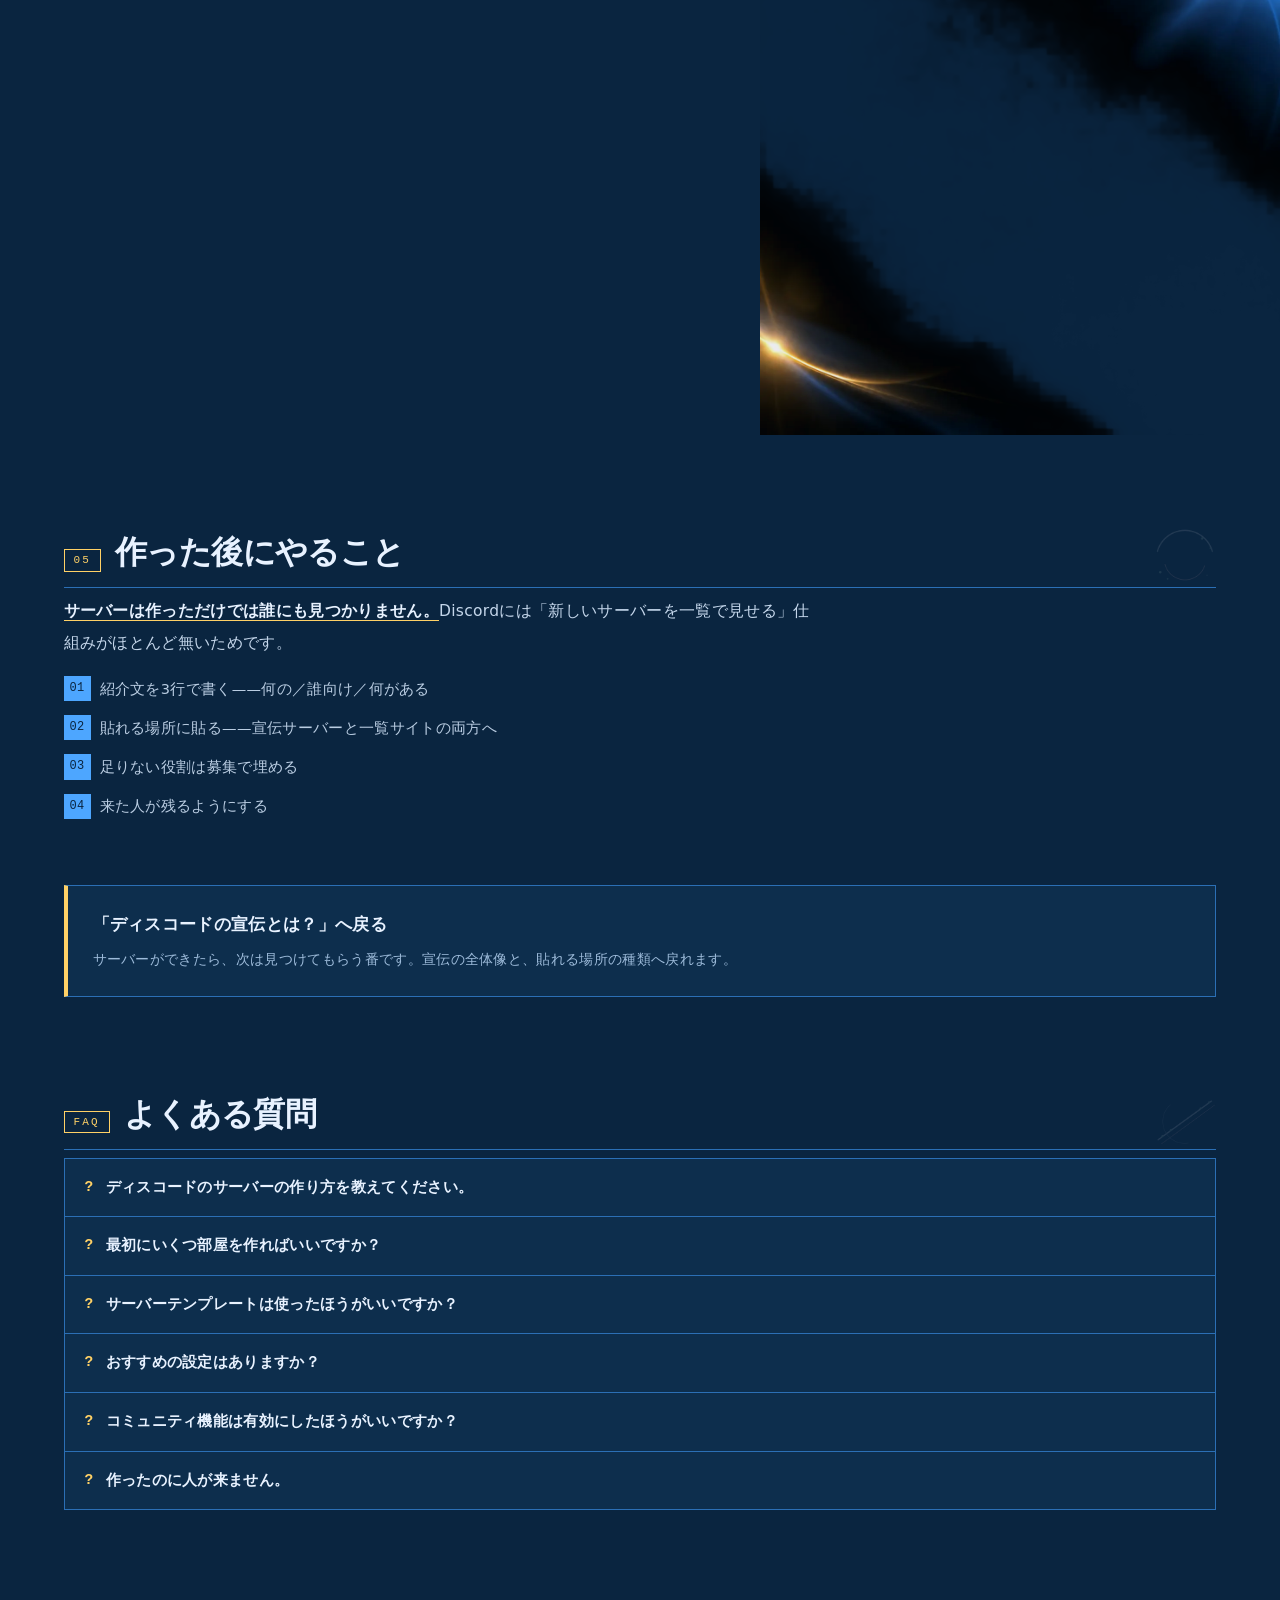
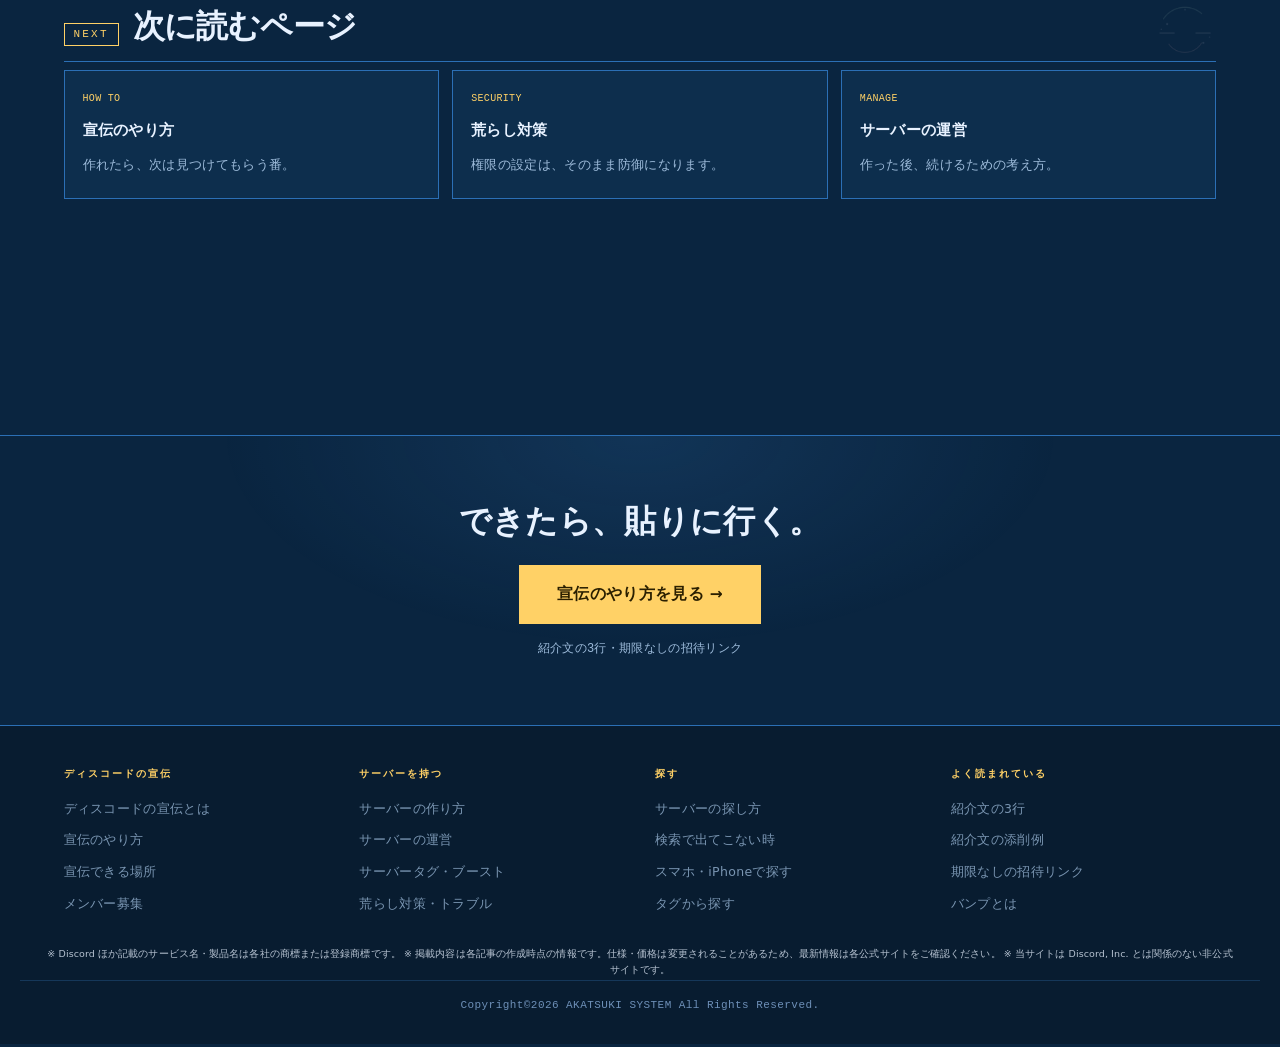
<file: create/index.html>
<!doctype html>
<html lang="ja">
  <head>
    <meta charset="utf-8" />
    <meta name="viewport" content="width=device-width,initial-scale=1" />
    <title>
      【2026年8月最新】ディスコードのサーバーの作り方｜部屋・権限・入口の設計まで詳しく解説
    </title>
    <meta
      name="description"
      content="ディスコードのサーバーの作り方を、最初に作る部屋・おすすめ設定・権限・入口の作り方まで手順で解説します。宣伝の前に整えておくと、来た人が抜けなくなります。"
    />
    <meta name="theme-color" content="#0A2540" />
    <meta name="robots" content="index,follow,max-image-preview:large" />
    <link rel="canonical" href="https://promo.akatsuki-system.online/create/" />
    <link rel="icon" href="../assets/logo-mark-01.svg" type="image/svg+xml" />
    <link rel="icon" href="../favicon.ico" sizes="any" />
    <link
      rel="icon"
      href="../favicon-16x16.png"
      sizes="16x16"
      type="image/png"
    />
    <link
      rel="icon"
      href="../favicon-32x32.png"
      sizes="32x32"
      type="image/png"
    />
    <link rel="apple-touch-icon" href="../apple-touch-icon.png" />
    <link rel="manifest" href="../site.webmanifest" />
    <meta property="og:type" content="article" />
    <meta property="og:locale" content="ja_JP" />
    <meta property="og:site_name" content="ディスコード宣伝" />
    <meta
      property="og:title"
      content="【2026年8月最新】ディスコードのサーバーの作り方｜部屋・権限・入口"
    />
    <meta
      property="og:description"
      content="最初に作る部屋・おすすめ設定・権限・入口の設計を手順で。"
    />
    <meta
      property="og:url"
      content="https://promo.akatsuki-system.online/create/"
    />
    <meta
      property="og:image"
      content="https://promo.akatsuki-system.online/assets/discord-promo-ogp.png"
    />
    <meta property="og:image:type" content="image/png" />
    <meta property="og:image:width" content="1200" />
    <meta property="og:image:height" content="630" />
    <meta
      property="og:image:alt"
      content="ディスコード宣伝｜宣伝サーバー・掲示板・運営ガイド"
    />
    <meta name="twitter:card" content="summary_large_image" />
    <meta
      name="twitter:image"
      content="https://promo.akatsuki-system.online/assets/discord-promo-ogp.png"
    />
    <meta
      name="twitter:image:alt"
      content="ディスコード宣伝｜宣伝サーバー・掲示板・運営ガイド"
    />
    <script type="application/ld+json">
      {
        "@context": "https://schema.org",
        "@graph": [
          {
            "@type": "BreadcrumbList",
            "itemListElement": [
              {
                "@type": "ListItem",
                "position": 1,
                "name": "ディスコードの宣伝とは",
                "item": "https://promo.akatsuki-system.online/"
              },
              {
                "@type": "ListItem",
                "position": 2,
                "name": "サーバーの作り方",
                "item": "https://promo.akatsuki-system.online/create/"
              }
            ]
          },
          {
            "@type": "HowTo",
            "name": "ディスコードのサーバーの作り方",
            "inLanguage": "ja",
            "description": "入った人が迷わないサーバーを作る手順を、部屋・権限・入口の順で解説します。",
            "step": [
              {
                "@type": "HowToStep",
                "name": "サーバーを作る",
                "text": "Discordの左側にある＋からサーバーを作成します。テンプレートは使わず、自分で作るを選んで構いません。"
              },
              {
                "@type": "HowToStep",
                "name": "部屋を3つだけ作る",
                "text": "ルール・雑談・自己紹介の3つから始めます。最初から多く作ると、どこも無人に見えます。"
              },
              {
                "@type": "HowToStep",
                "name": "入口を整える",
                "text": "入った直後に見える部屋にルールと案内を置きます。ここが空だと数秒で抜けられます。"
              },
              {
                "@type": "HowToStep",
                "name": "権限を決める",
                "text": "@everyoneから管理系の権限を外し、必要なものだけ与えます。最初は自分ひとりで足ります。"
              },
              {
                "@type": "HowToStep",
                "name": "期限なしの招待リンクを作る",
                "text": "宣伝に使うリンクは有効期限をなし、使用回数を無制限にして発行します。"
              }
            ]
          },
          {
            "@type": "FAQPage",
            "mainEntity": [
              {
                "@type": "Question",
                "name": "ディスコードのサーバーの作り方を教えてください。",
                "acceptedAnswer": {
                  "@type": "Answer",
                  "text": "Discordの左側にある＋からサーバーを作成し、部屋をルール・雑談・自己紹介の3つだけ作ります。入口にルールと案内を置き、@everyoneの権限を絞ってから、期限なしの招待リンクを発行します。ここまでで宣伝を始められます。"
                }
              },
              {
                "@type": "Question",
                "name": "最初にいくつ部屋を作ればいいですか？",
                "acceptedAnswer": {
                  "@type": "Answer",
                  "text": "3つで十分です。ルール・雑談・自己紹介から始めてください。人数が少ないうちに部屋を増やすと、会話が薄く広がってどこも無人に見えます。必要になってから足すほうが常に賑わって見えます。"
                }
              },
              {
                "@type": "Question",
                "name": "サーバーテンプレートは使ったほうがいいですか？",
                "acceptedAnswer": {
                  "@type": "Answer",
                  "text": "使わなくて構いません。テンプレートは部屋が多く作られることがあり、人数が少ないうちは過疎に見える原因になります。自分で3つ作るほうが早く、後から自由に変えられます。"
                }
              },
              {
                "@type": "Question",
                "name": "おすすめの設定はありますか？",
                "acceptedAnswer": {
                  "@type": "Answer",
                  "text": "@everyoneからチャンネル管理・メンバー管理・メンション全体などの権限を外すこと、招待リンクを期限なしにすること、入った直後に見える部屋を1つに絞ることの3つです。"
                }
              },
              {
                "@type": "Question",
                "name": "コミュニティ機能は有効にしたほうがいいですか？",
                "acceptedAnswer": {
                  "@type": "Answer",
                  "text": "人数が増えてからで構いません。有効にするとルール画面やオンボーディングが使えますが、設定項目が増えます。まず人が来るところまで進めてから検討してください。"
                }
              },
              {
                "@type": "Question",
                "name": "作ったのに人が来ません。",
                "acceptedAnswer": {
                  "@type": "Answer",
                  "text": "サーバーは作っただけでは誰にも見つかりません。宣伝サーバーやサーバー一覧サイトへ貼る必要があります。貼れる場所と書き方は宣伝のページで解説しています。"
                }
              }
            ]
          }
        ]
      }
    </script>
    <link rel="stylesheet" href="../styles.css?v=347d1afc" />
    <link rel="stylesheet" href="../page-styles/create.css?v=d8fc93c9" />
  </head>
  <body data-route="create">
    <a class="skip" href="#main">本文へ移動</a>
    <div class="bp" aria-hidden="true"></div>

    <header class="site-head titleblock">
      <span class="site-header__motion" aria-hidden="true"></span
      ><span class="site-header__light-sweep" aria-hidden="true"></span>
      <div class="tb-in">
        <a class="logo" href="../"
          ><img
            class="site-header__logo-mark"
            src="../assets/logo-mark-01.svg"
            alt=""
            width="34"
            height="34" /><img
            class="site-header__logo-type"
            src="../assets/logo-type-01.svg"
            alt="ディスコード宣伝"
            height="22"
        /></a>
        <nav data-nav>
          <a href="../"><b>宣伝とは</b><i>Promotion</i></a>
          <a href="../how-to/"><b>宣伝のやり方</b><i>How to</i></a>
          <a href="../places/"><b>宣伝できる場所</b><i>Places</i></a>
          <a href="../recruit/"><b>メンバー募集</b><i>Recruit</i></a>
          <a href="../find/"><b>サーバーの探し方</b><i>Find</i></a>
          <a href="./" aria-current="page"
            ><b>サーバーの作り方</b><i>Create</i></a
          >
          <a href="../manage/"><b>サーバーの運営</b><i>Manage</i></a>
          <a href="../features/"><b>タグ・ブースト</b><i>Features</i></a>
          <a href="../trouble/"><b>荒らし対策</b><i>Security</i></a>
        </nav>
        <button data-burger type="button" aria-expanded="false">
          <span></span><span></span><span></span><i class="sr">メニュー</i>
        </button>
      </div>
    </header>

    <main id="main">
      <section class="hero">
        <div class="hero-media" aria-hidden="true"></div>
        <div class="hero-veil" aria-hidden="true"></div>
        <div class="hero-in wrap">
          <nav class="crumb" aria-label="パンくず">
            <a href="../">ディスコードの宣伝とは</a> ／
            サーバーの作り方
          </nav>
          <p class="no">CREATE ／ 設計図</p>
          <h1>部屋は3つでいい。<br /><em>増やすのは、人が来てから。</em></h1>
          <p class="lead">
            サーバーの作り方で最初に間違えるのは、<b>部屋を作りすぎること</b>です。10人のサーバーに部屋が15個あれば、全部が無人に見えます。ここでは<b>宣伝を始められる状態</b>までを、5工程で作ります。
          </p>
        </div>
      </section>

      <!-- ★横スクロールの工程（Made With Gsap 型：番号付き・引いて探索） -->
      <!--WAVE-->
      <div class="wave-wrap wave-bp2">
        <svg
          class="wave"
          xmlns="http://www.w3.org/2000/svg"
          viewBox="0 0 1440 120"
          preserveAspectRatio="none"
          aria-hidden="true"
        >
          <path d="M0 16 L1440 91 L1440 120 L0 120 Z" fill="currentColor" />
        </svg>
      </div>
      <!--WAVE-->
      <div class="track-h">
        <h2>作る順番</h2>
        <span class="cnt">/ 05</span>
        <p class="drag">DRAG TO EXPLORE ／ 横に引いて進む<i></i></p>
      </div>
      <div class="track">
        <div class="step">
          <span class="n">01</span><span class="of">/ 05</span>
          <h3>サーバーを作る</h3>
          <p>
            Discordの左側にある「＋」から作成します。<strong>テンプレートは使わなくて構いません</strong>。「自分で作る」を選び、名前だけ決めます。
          </p>
          <p class="tick">✓ 名前にジャンルを入れておく</p>
        </div>
        <div class="step">
          <span class="n">02</span><span class="of">/ 05</span>
          <h3>部屋を3つだけ作る</h3>
          <p>
            <strong>ルール／雑談／自己紹介</strong
            >の3つ。最初はこれで足ります。テンプレートで大量に作られた部屋がある場合は、消してください。
          </p>
          <p class="tick">✓ 消すのは今のうちが楽</p>
        </div>
        <div class="step">
          <span class="n">03</span><span class="of">/ 05</span>
          <h3>入口を整える</h3>
          <p>
            入った直後に見える部屋に、<strong>ルールと「何のサーバーか」の1行</strong>を置きます。ここが空だと数秒で抜けられます。
          </p>
          <p class="tick">✓ 宣伝より先にここ</p>
        </div>
        <div class="step">
          <span class="n">04</span><span class="of">/ 05</span>
          <h3>権限を決める</h3>
          <p>
            <strong>@everyone から管理系の権限を外します。</strong
            >チャンネル管理・メンバー管理・全体メンションの3つが特に重要です。
          </p>
          <p class="tick">✓ 荒らし対策の第一歩</p>
        </div>
        <div class="step">
          <span class="n">05</span><span class="of">/ 05</span>
          <h3>招待リンクを作る</h3>
          <p>
            有効期限を<strong>なし</strong>、最大使用回数を<strong>無制限</strong>にして発行します。ここを直さないと、貼ったリンクが数日で切れます。
          </p>
          <p class="tick">✓ 作ったら自分で踏んで確認</p>
        </div>
      </div>

      <!--WAVE-->
      <div class="wave-wrap wave-bp2">
        <svg
          class="wave"
          xmlns="http://www.w3.org/2000/svg"
          viewBox="0 0 1440 120"
          preserveAspectRatio="none"
          aria-hidden="true"
        >
          <path d="M0 16 L1440 91 L1440 120 L0 120 Z" fill="currentColor" />
        </svg>
      </div>
      <!--WAVE-->

      <!--SPLIT--><!--ICON-->
      <div class="mark-row" aria-hidden="true">
        <picture class="mark"
          ><source srcset="../assets/create-icon-01.gif" type="image/gif" />
          <img
            src="../assets/create-icon-01.png"
            alt=""
            loading="lazy"
            decoding="async"
        /></picture>
      </div>
      <!--ICON-->
      <section class="doc">
        <div class="toc">
          <p class="toc-h">目次 / CONTENTS</p>
          <ol>
            <li><a href="#s1">1. サーバーの作り方</a></li>
            <li><a class="lv3" href="#s1-1">作る前に決めること</a></li>
            <li><a class="lv3" href="#s1-2">テンプレートを使わない理由</a></li>
            <li><a href="#s2">2. 最初に作る部屋</a></li>
            <li><a class="lv3" href="#s2-1">3つだけ作る</a></li>
            <li>
              <a class="lv3" href="#s2-2">部屋を増やしすぎるとどうなるか</a>
            </li>
            <li><a class="lv3" href="#s2-3">構成図（完成形）</a></li>
            <li><a href="#s3">3. 入口の作り方</a></li>
            <li><a class="lv3" href="#s3-1">最初の3秒で決まる</a></li>
            <li><a class="lv3" href="#s3-2">入口に置くもの</a></li>
            <li><a href="#s4">4. おすすめ設定と権限</a></li>
            <li><a class="lv3" href="#s4-1">@everyoneから外す権限</a></li>
            <li><a class="lv3" href="#s4-2">通知の初期設定</a></li>
            <li><a class="lv3" href="#s4-3">コミュニティ機能は後で</a></li>
            <li><a href="#s5">5. 作った後にやること</a></li>
            <li><a href="#faq">よくある質問</a></li>
          </ol>
        </div>

        <h2 id="s1"><span class="n">01</span>サーバーの作り方</h2>

        <h3 id="s1-1">作る前に決めること</h3>
        <p>
          決めるのは<strong>「何をする場所か」の1行だけ</strong>です。これが決まっていないと、部屋の名前もルールも決まりません。逆にここさえ決まれば、あとは10分で作れます。
        </p>

        <h3 id="s1-2">テンプレートを使わない理由</h3>
        <p>
          Discordにはサーバーテンプレートがありますが、<strong>部屋が多く作られることがあります。</strong>人数が少ないうちは、それが全部「無人の部屋」に見えます。<strong
            >自分で3つ作るほうが早く、後から自由に変えられます。</strong
          >
        </p>

        <h2 id="s2"><span class="n">02</span>最初に作る部屋</h2>

        <h3 id="s2-1">3つだけ作る</h3>
        <ul>
          <li><strong>ルール</strong>——禁止事項3つと、何のサーバーかの1行</li>
          <li><strong>雑談</strong>——何でも書ける場所。ここが本体</li>
          <li><strong>自己紹介</strong>——書かなくてもいい場所として置く</li>
        </ul>

        <h3 id="s2-2">部屋を増やしすぎるとどうなるか</h3>
        <div class="note">
          <p>
            <b>10人のサーバーに部屋が15個あれば、全部が無人に見えます。</b
            >会話が薄く広がるからです。逆に3つなら、同じ10人でも常に何かが動いて見えます。<b
              >部屋は人数が増えてから足してください。</b
            >
          </p>
        </div>

        <h3 id="s2-3">構成図（完成形）</h3>
        <p>
          人が増えてきた時の形です。<strong>最初からこれを作らないでください。</strong>★が付いているものだけを先に作ります。
        </p>
        <div class="plan">
          <p class="plan-h">SERVER STRUCTURE ／ 構成図</p>
          <div class="cat">
            <b>▸ はじめに</b>
            <div class="ch">
              <span class="must"><i>#</i>ルール<em>★最初に</em></span>
              <span><i>#</i>お知らせ</span>
              <span class="must"><i>#</i>自己紹介<em>★最初に</em></span>
            </div>
          </div>
          <div class="cat">
            <b>▸ はなす</b>
            <div class="ch">
              <span class="must"><i>#</i>雑談<em>★最初に</em></span>
              <span><i>#</i>質問</span>
              <span><i>🔊</i>通話</span>
            </div>
          </div>
          <div class="cat">
            <b>▸ ジャンル別（人が増えてから）</b>
            <div class="ch">
              <span><i>#</i>〈ジャンル1〉</span>
              <span><i>#</i>〈ジャンル2〉</span>
              <span><i>#</i>募集</span>
            </div>
          </div>
          <div class="cat">
            <b>▸ 運営（必要になったら）</b>
            <div class="ch">
              <span><i>#</i>運営用</span>
              <span><i>#</i>通報</span>
              <span><i>#</i>ログ</span>
            </div>
          </div>
        </div>
      </section>
      <div class="wave-wrap wave-bp2">
        <svg
          class="wave"
          xmlns="http://www.w3.org/2000/svg"
          viewBox="0 0 1440 120"
          preserveAspectRatio="none"
          aria-hidden="true"
        >
          <path
            d="M0 62 C180 50 330 74 510 61 C690 48 840 70 1020 58 C1180 47 1320 56 1440 51 L1440 120 L0 120 Z"
            fill="currentColor"
          />
        </svg>
      </div>
      <section class="eyecatch" data-rv>
        <div
          class="ec-img"
          style="
            background-image: url(&quot;../assets/create-motion-01.webp&quot;);
          "
        ></div>
        <div class="ec-cap">
          <b>部屋を増やす前に、通り道を1本</b
          >入った人が最初にどこへ行くか。そこが決まっていないサーバーは、人数が増えても静かなままです。
        </div>
      </section>
      <section class="doc">
        <h2 id="s3"><span class="n">03</span>入口の作り方</h2>

        <h3 id="s3-1">最初の3秒で決まる</h3>
        <p>
          宣伝で人が来ても、<strong>入った直後に何も無ければ数秒で抜けられます。</strong>宣伝の効果が出ない原因の多くは、宣伝ではなくここにあります。
        </p>

        <h3 id="s3-2">入口に置くもの</h3>
        <ol>
          <li><strong>何のサーバーか</strong>——1行。紹介文と同じ内容でいい</li>
          <li><strong>禁止事項3つ</strong>——多いと読まれません</li>
          <li>
            <strong>どこで話せばいいか</strong>——「まずは #雑談 へ」の一言
          </li>
        </ol>
        <p>
          この3つだけで、離脱は目に見えて減ります。凝った案内画像より、<strong
            >この3行のほうが効きます。</strong
          >
        </p>

        <h2 id="s4"><span class="n">04</span>おすすめ設定と権限</h2>

        <h3 id="s4-1">@everyoneから外す権限</h3>
        <div class="scroll-x">
          <table>
            <thead>
              <tr>
                <th>権限</th>
                <th>外す理由</th>
              </tr>
            </thead>
            <tbody>
              <tr>
                <td><b>チャンネルの管理</b></td>
                <td>部屋を消される・作られる。荒らしの主な手口です</td>
              </tr>
              <tr>
                <td><b>メンバーの管理（キック・BAN）</b></td>
                <td>他の人を追い出せてしまいます</td>
              </tr>
              <tr>
                <td><b>@everyone のメンション</b></td>
                <td>全員に通知を飛ばせます。最も嫌がられる荒らし</td>
              </tr>
              <tr>
                <td><b>ロールの管理</b></td>
                <td>自分に権限を付けられてしまいます</td>
              </tr>
            </tbody>
          </table>
        </div>
        <div class="note">
          <p>
            <b>ここを外しておくだけで、荒らしの被害はかなり小さくなります。</b
            >Botを入れるより先に、この設定です。詳しくは<a href="../trouble/"
              >荒らし対策</a
            >で書いています。
          </p>
        </div>

        <h3 id="s4-2">通知の初期設定</h3>
        <p>
          サーバーの通知設定は<strong>「@メンションのみ」</strong>にしておくのが無難です。全メッセージ通知が初期値だと、入った人が通知の多さで抜けます。
        </p>

        <h3 id="s4-3">コミュニティ機能は後で</h3>
        <p>
          コミュニティ機能を有効にすると、ルール画面やオンボーディングが使えます。ただし<strong>設定項目が一気に増えます。</strong>人が来るところまで進めてから検討してください。
        </p>
      </section>
      <div class="wave-wrap wave-bp2">
        <svg
          class="wave"
          xmlns="http://www.w3.org/2000/svg"
          viewBox="0 0 1440 120"
          preserveAspectRatio="none"
          aria-hidden="true"
        >
          <path d="M0 16 L1440 91 L1440 120 L0 120 Z" fill="currentColor" />
        </svg>
      </div>
      <figure class="side-fig" data-rv>
        <picture
          ><img
            src="../assets/create-glow-01.webp"
            alt=""
            loading="lazy"
            decoding="async"
        /></picture>
      </figure>
      <section class="doc">
        <h2 id="s5"><span class="n">05</span>作った後にやること</h2>
        <p>
          <strong>サーバーは作っただけでは誰にも見つかりません。</strong
          >Discordには「新しいサーバーを一覧で見せる」仕組みがほとんど無いためです。
        </p>
        <ol>
          <li>
            <a href="../how-to/">紹介文を3行で書く</a>——何の／誰向け／何がある
          </li>
          <li>
            <a href="../places/">貼れる場所に貼る</a
            >——宣伝サーバーと一覧サイトの両方へ
          </li>
          <li><a href="../recruit/">足りない役割は募集で埋める</a></li>
          <li><a href="../manage/">来た人が残るようにする</a></li>
        </ol>

        <a class="back" href="../">
          <b>「ディスコードの宣伝とは？」へ戻る</b>
          <small
            >サーバーができたら、次は見つけてもらう番です。宣伝の全体像と、貼れる場所の種類へ戻れます。</small
          >
        </a>

        <h2 id="faq"><span class="n">FAQ</span>よくある質問</h2>
        <details>
          <summary>ディスコードのサーバーの作り方を教えてください。</summary>
          <p>
            Discordの左側にある＋からサーバーを作成し、部屋をルール・雑談・自己紹介の3つだけ作ります。入口にルールと案内を置き、@everyoneの権限を絞ってから、期限なしの招待リンクを発行します。ここまでで宣伝を始められます。
          </p>
        </details>
        <details>
          <summary>最初にいくつ部屋を作ればいいですか？</summary>
          <p>
            3つで十分です。ルール・雑談・自己紹介から始めてください。人数が少ないうちに部屋を増やすと、会話が薄く広がってどこも無人に見えます。必要になってから足すほうが常に賑わって見えます。
          </p>
        </details>
        <details>
          <summary>サーバーテンプレートは使ったほうがいいですか？</summary>
          <p>
            使わなくて構いません。テンプレートは部屋が多く作られることがあり、人数が少ないうちは過疎に見える原因になります。自分で3つ作るほうが早く、後から自由に変えられます。
          </p>
        </details>
        <details>
          <summary>おすすめの設定はありますか？</summary>
          <p>
            @everyoneからチャンネル管理・メンバー管理・メンション全体などの権限を外すこと、招待リンクを期限なしにすること、入った直後に見える部屋を1つに絞ることの3つです。
          </p>
        </details>
        <details>
          <summary>コミュニティ機能は有効にしたほうがいいですか？</summary>
          <p>
            人数が増えてからで構いません。有効にするとルール画面やオンボーディングが使えますが、設定項目が増えます。まず人が来るところまで進めてから検討してください。
          </p>
        </details>
        <details>
          <summary>作ったのに人が来ません。</summary>
          <p>
            サーバーは作っただけでは誰にも見つかりません。宣伝サーバーやサーバー一覧サイトへ貼る必要があります。貼れる場所と書き方は宣伝のページで解説しています。
          </p>
        </details>

        <h2><span class="n">NEXT</span>次に読むページ</h2>
        <div class="rel">
          <a href="../how-to/"
            ><p>HOW TO</p>
            <b>宣伝のやり方</b
            ><small>作れたら、次は見つけてもらう番。</small></a
          >
          <a href="../trouble/"
            ><p>SECURITY</p>
            <b>荒らし対策</b
            ><small>権限の設定は、そのまま防御になります。</small></a
          >
          <a href="../manage/"
            ><p>MANAGE</p>
            <b>サーバーの運営</b
            ><small>作った後、続けるための考え方。</small></a
          >
        </div>
      </section>
      <!--SPLIT-->

      <section class="cta">
        <h2>できたら、貼りに行く。</h2>
        <a class="go" href="../how-to/">宣伝のやり方を見る →</a>
        <small>紹介文の3行・期限なしの招待リンク</small>
      </section>
    </main>

    <footer>
      <div class="ft">
        <div>
          <h4>ディスコードの宣伝</h4>
          <a href="../">ディスコードの宣伝とは</a>
          <a href="../how-to/">宣伝のやり方</a>
          <a href="../places/">宣伝できる場所</a>
          <a href="../recruit/">メンバー募集</a>
        </div>
        <div>
          <h4>サーバーを持つ</h4>
          <a href="../create/">サーバーの作り方</a>
          <a href="../manage/">サーバーの運営</a>
          <a href="../features/">サーバータグ・ブースト</a>
          <a href="../trouble/">荒らし対策・トラブル</a>
        </div>
        <div>
          <h4>探す</h4>
          <a href="../find/">サーバーの探し方</a>
          <a href="../find/#search">検索で出てこない時</a>
          <a href="../find/#mobile">スマホ・iPhoneで探す</a>
          <a href="../find/#tag">タグから探す</a>
        </div>
        <div>
          <h4>よく読まれている</h4>
          <a href="../how-to/#s2-1">紹介文の3行</a>
          <a href="../how-to/#s2-5">紹介文の添削例</a>
          <a href="../how-to/#s3-1">期限なしの招待リンク</a>
          <a href="../places/#s3-3">バンプとは</a>
        </div>
      </div>
      <div class="ft-notes" aria-label="商標・情報・運営に関する注記">
        <p>
          ※ Discord ほか記載のサービス名・製品名は各社の商標または登録商標です。
          ※
          掲載内容は各記事の作成時点の情報です。仕様・価格は変更されることがあるため、最新情報は各公式サイトをご確認ください。
          ※ 当サイトは Discord, Inc. とは関係のない非公式サイトです。
        </p>
      </div>
      <div class="ft-btm">
        <p>Copyright©2026 AKATSUKI SYSTEM All Rights Reserved.</p>
      </div>
    </footer>
    <script src="../app.js?v=57ea167d" defer></script>
  </body>
</html>
</file>
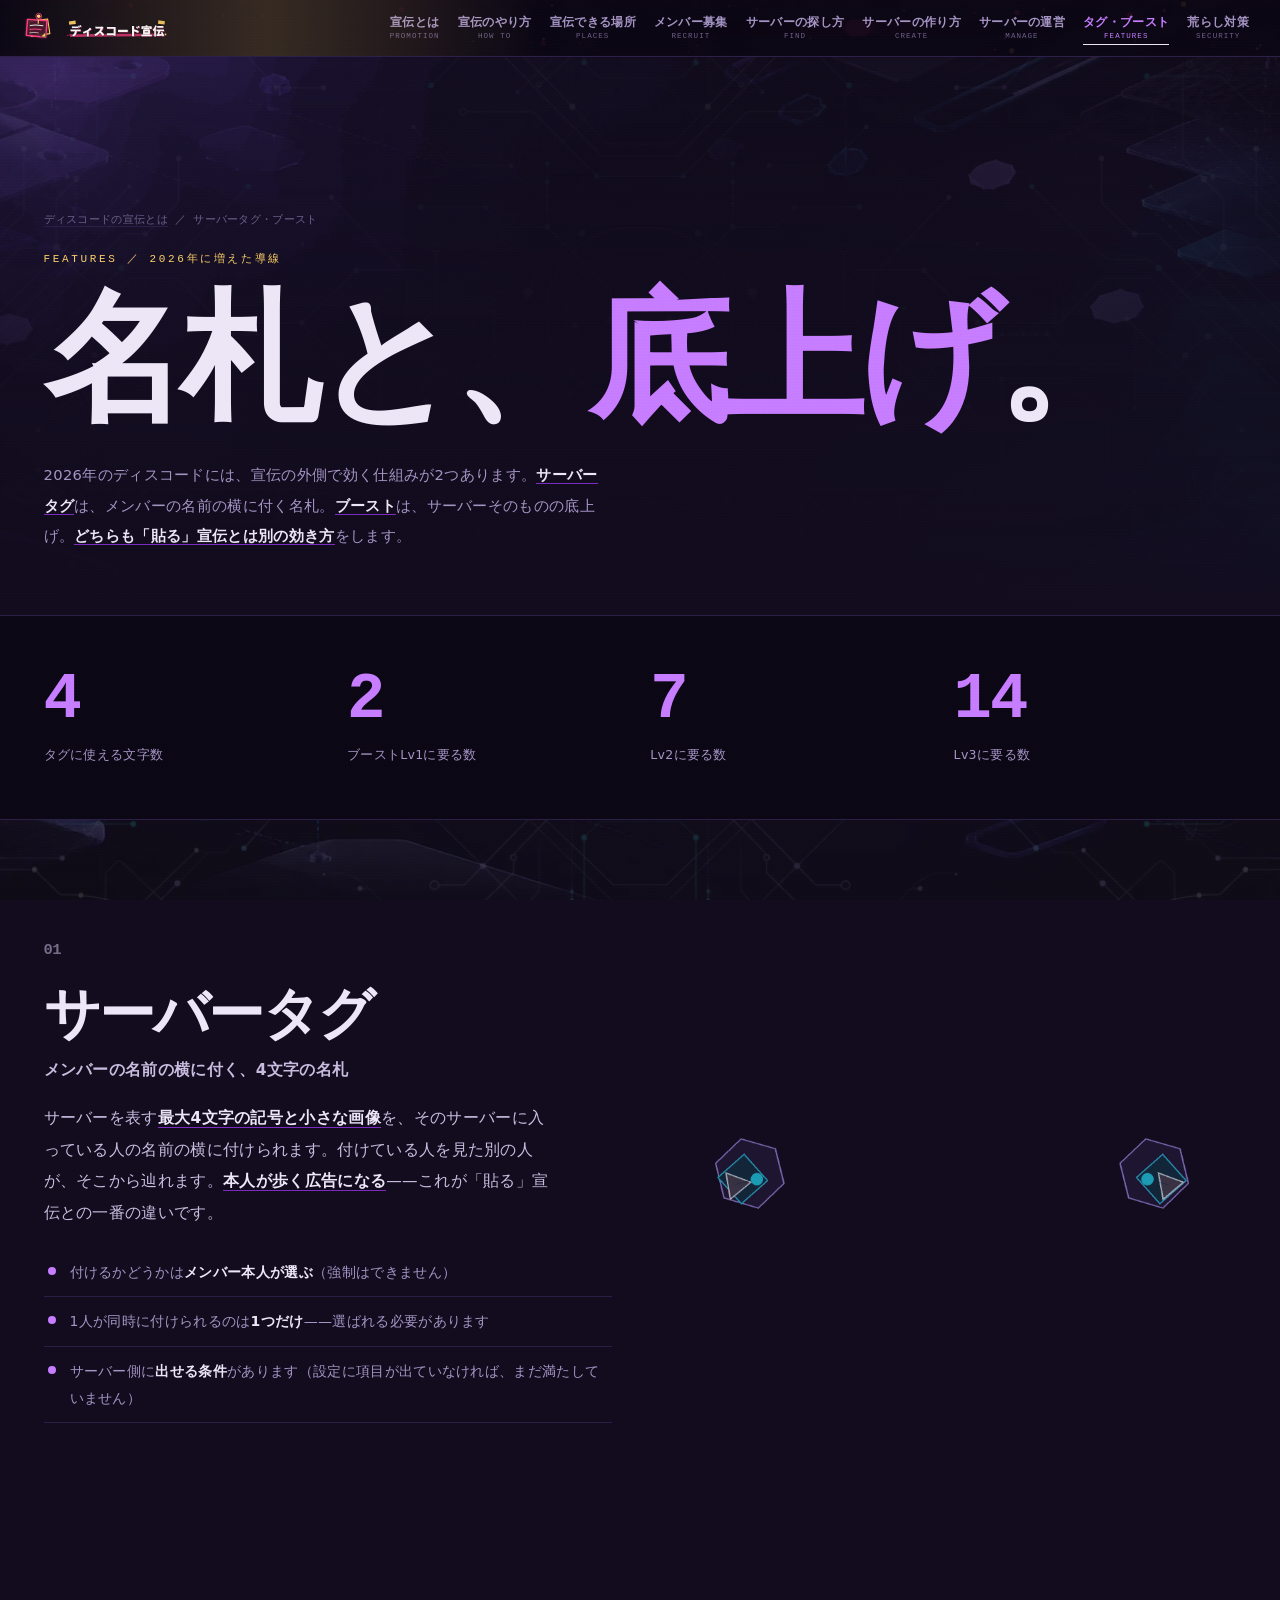
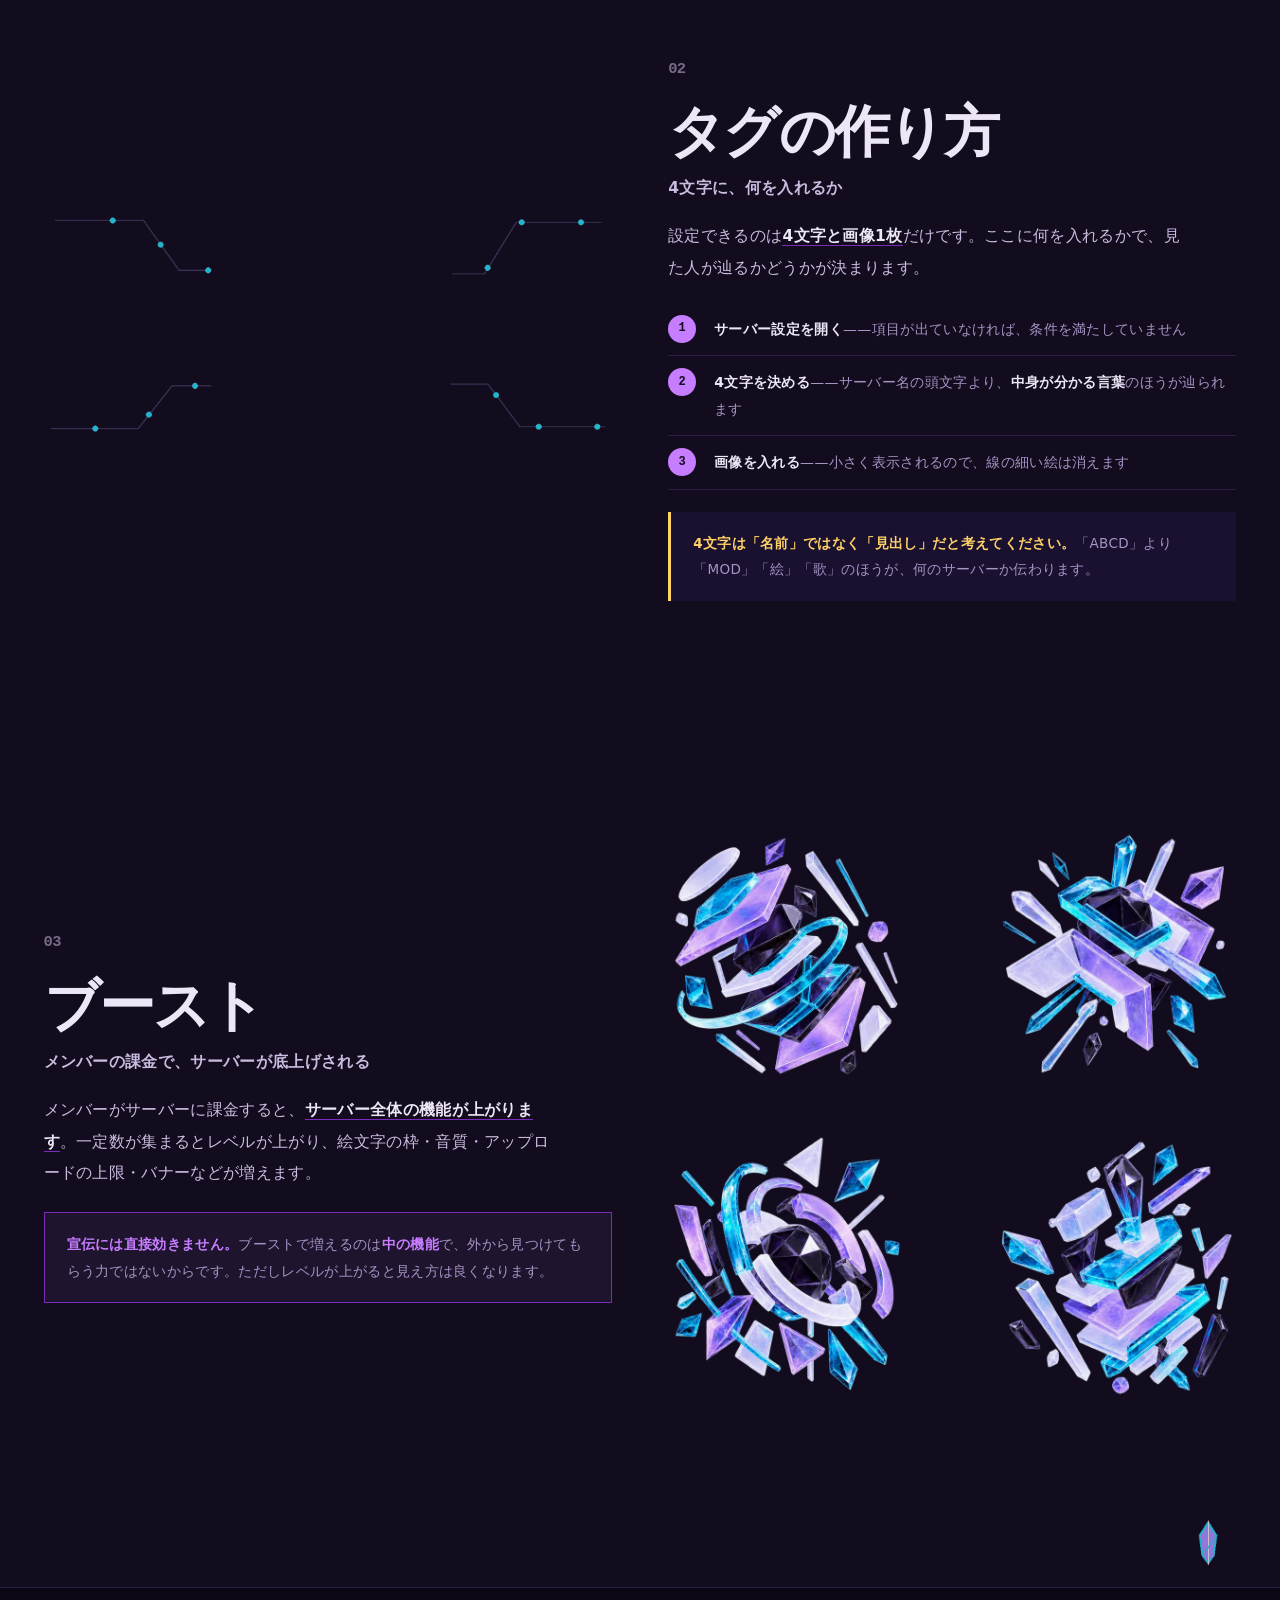
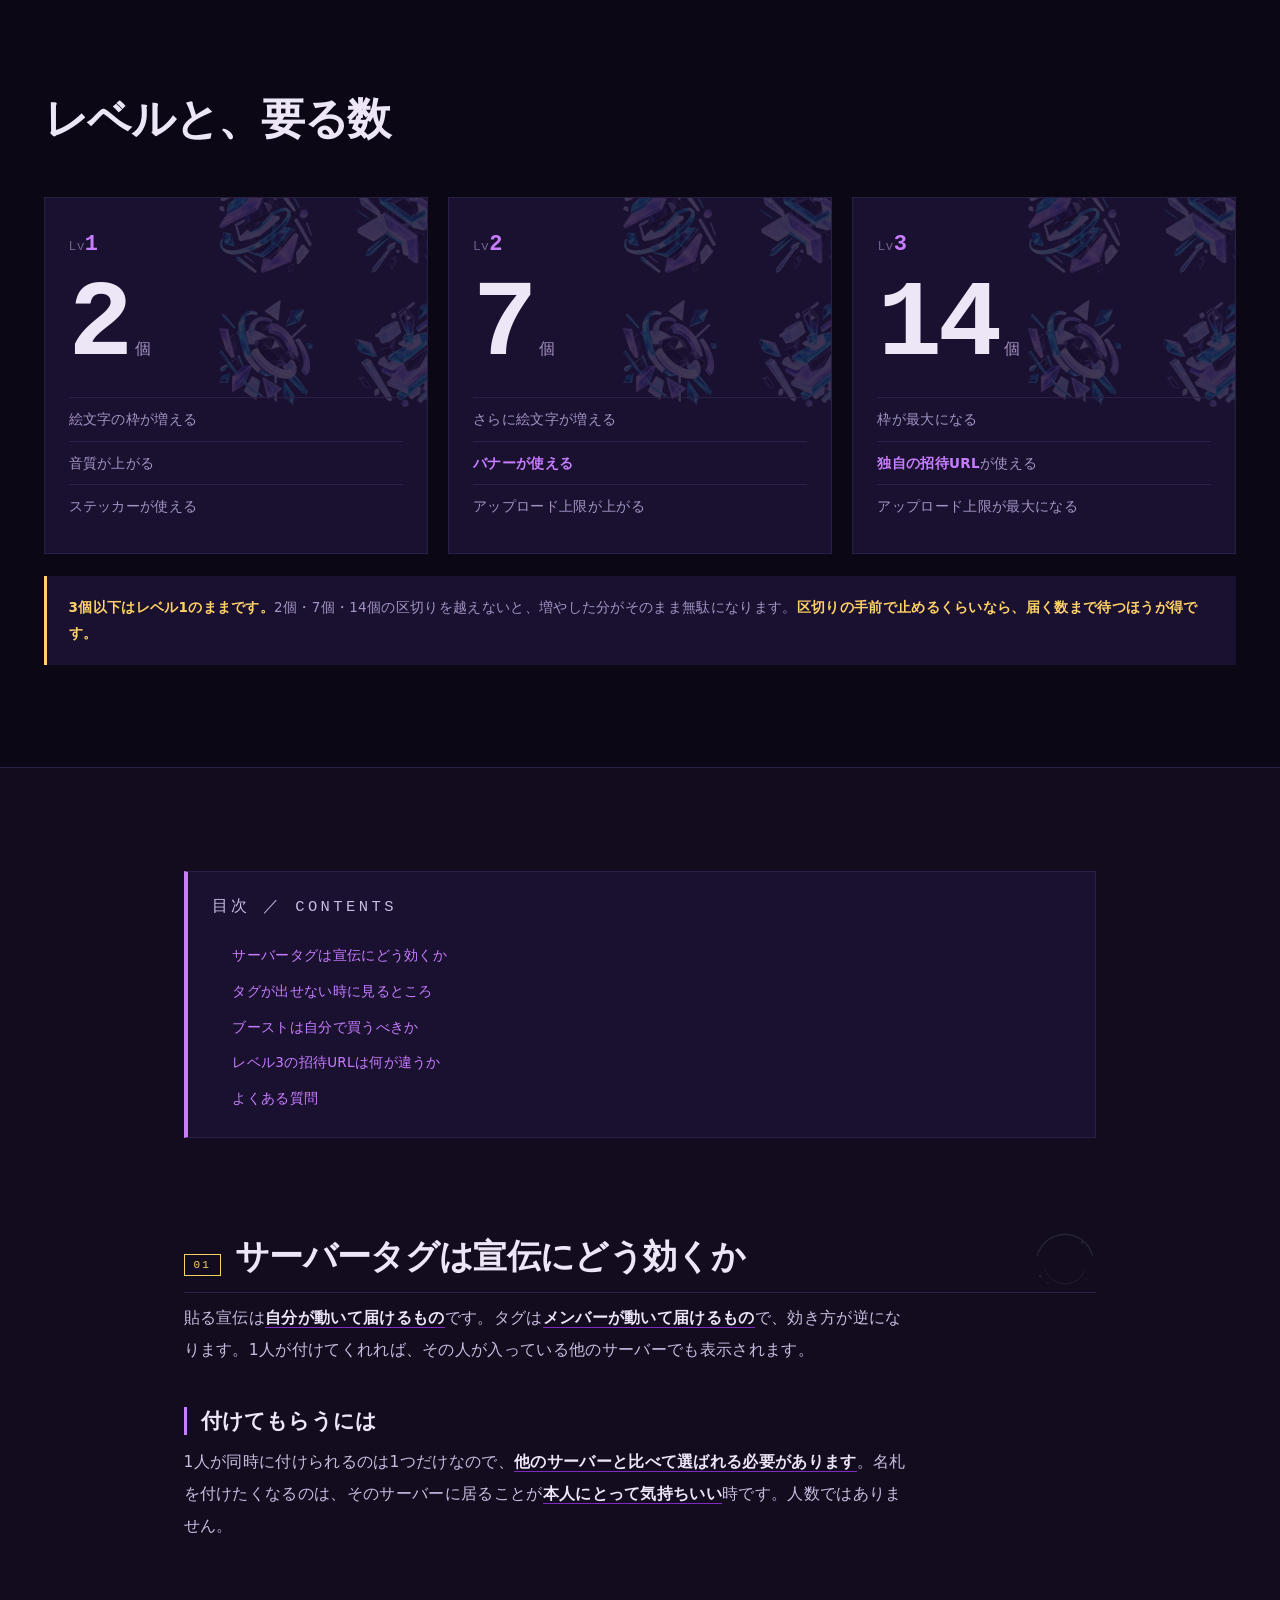
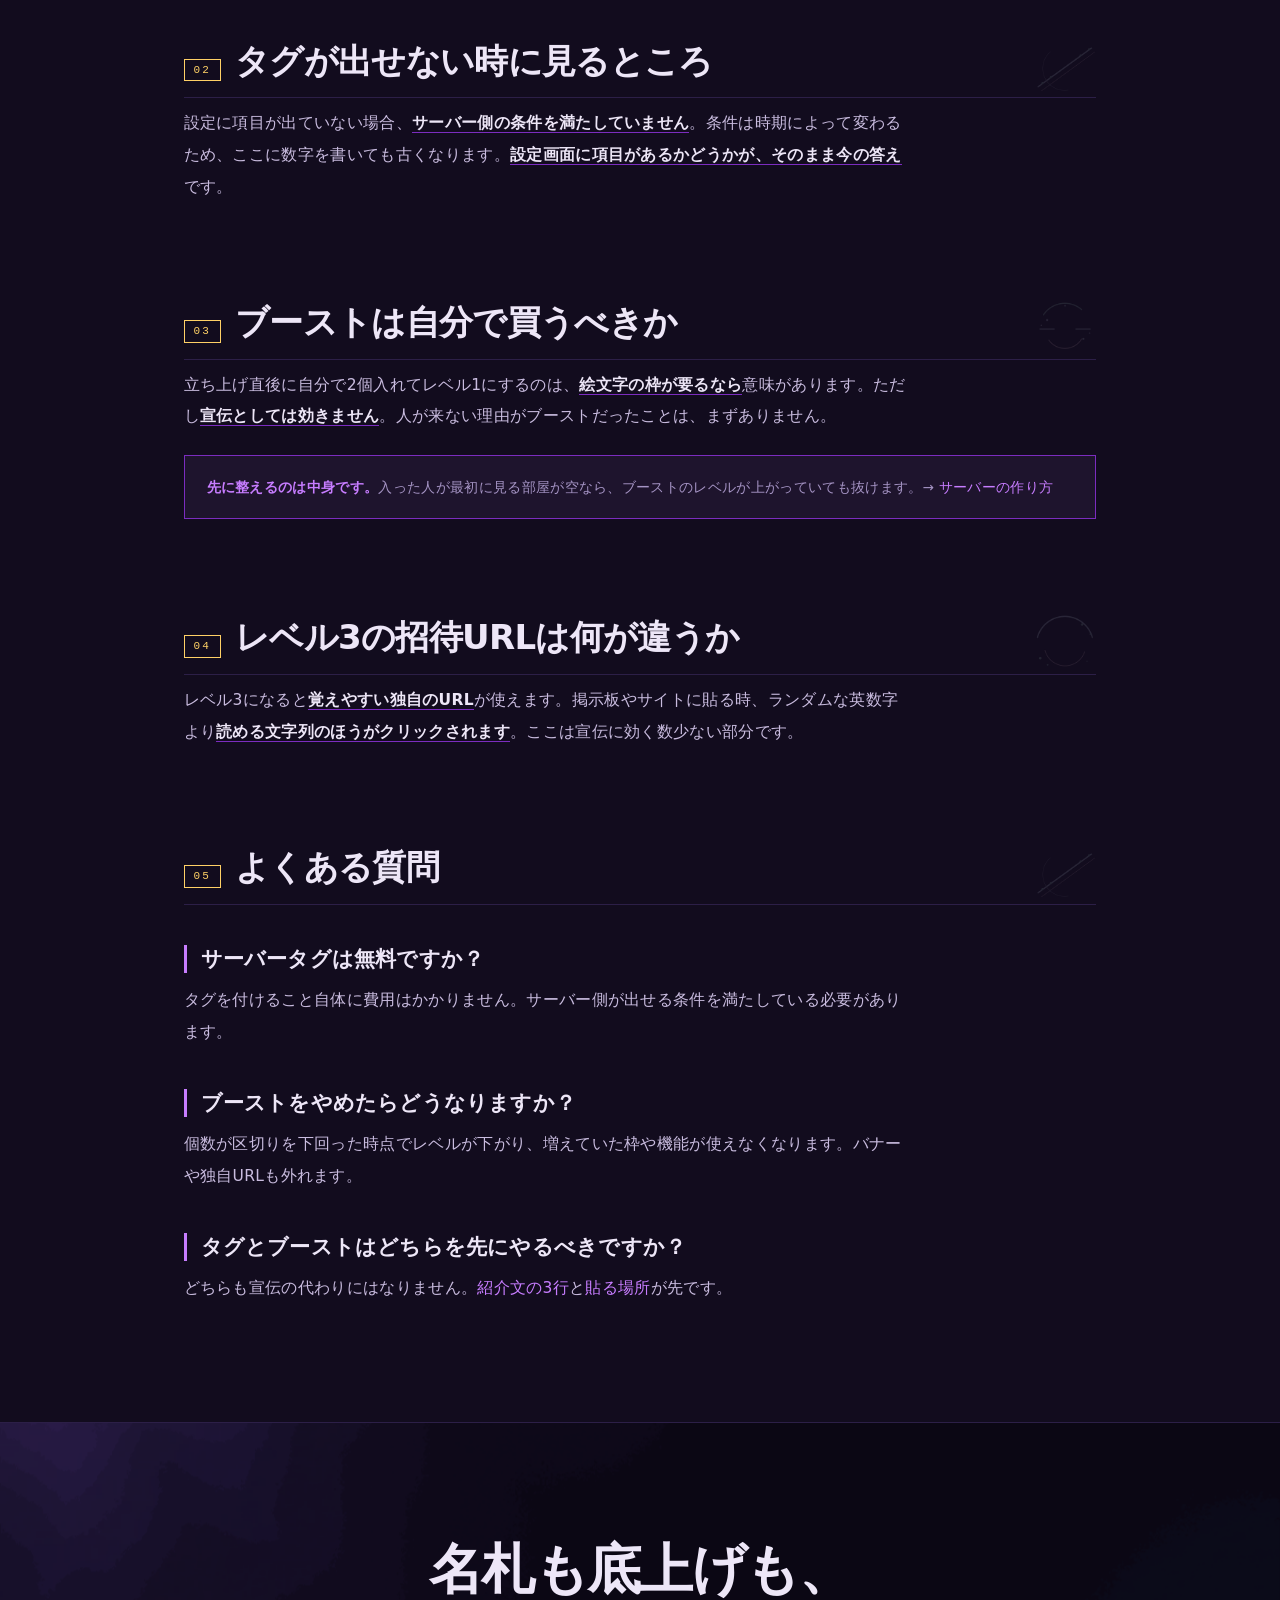
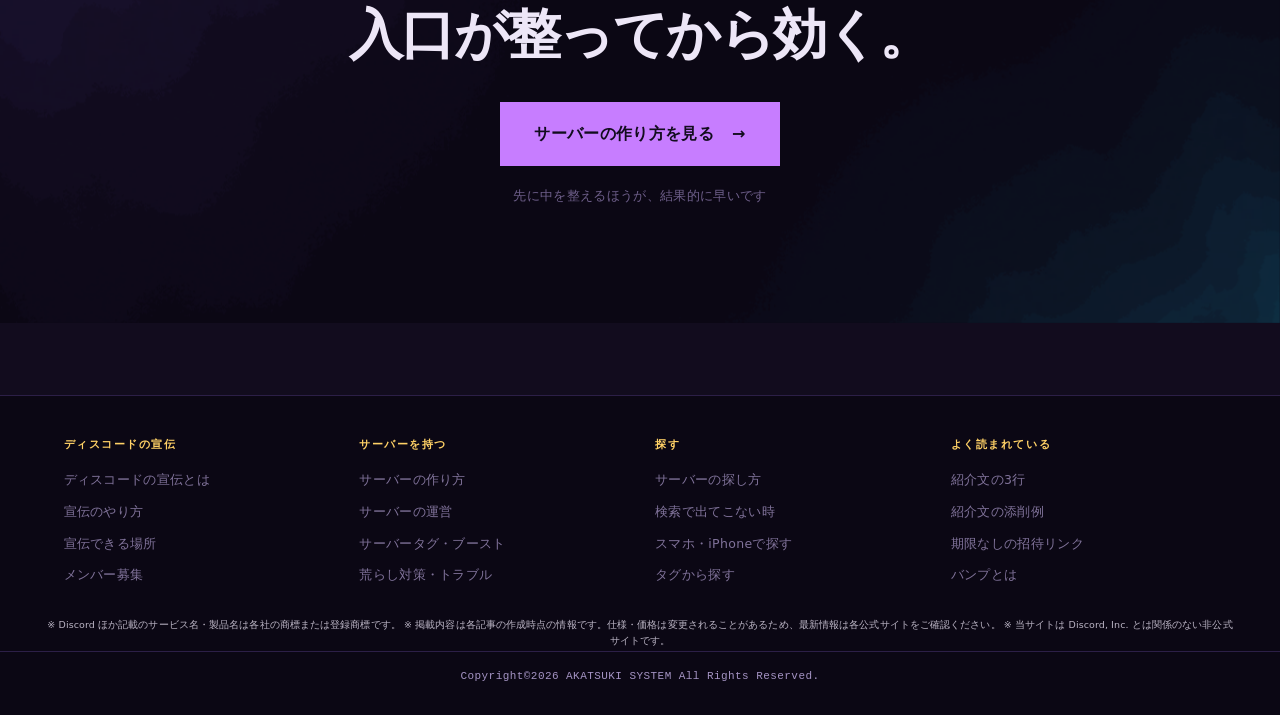
<file: features/index.html>
<!doctype html>
<html lang="ja">
  <head>
    <meta charset="utf-8" />
    <meta name="viewport" content="width=device-width,initial-scale=1" />
    <title>
      【2026年8月最新】ディスコードのサーバータグ・ブーストとは｜作り方・条件・値段まで詳しく解説
    </title>
    <meta
      name="description"
      content="ディスコードのサーバータグとブーストを、作り方・出せる条件・ブーストで何が変わるか・レベル別の必要数と値段まで解説します。宣伝の導線として何が使えるかが分かります。"
    />
    <meta name="theme-color" content="#120C1E" />
    <meta name="robots" content="index,follow,max-image-preview:large" />
    <link
      rel="canonical"
      href="https://promo.akatsuki-system.online/features/"
    />
    <link rel="icon" href="../assets/logo-mark-01.svg" type="image/svg+xml" />
    <link rel="icon" href="../favicon.ico" sizes="any" />
    <link
      rel="icon"
      href="../favicon-16x16.png"
      sizes="16x16"
      type="image/png"
    />
    <link
      rel="icon"
      href="../favicon-32x32.png"
      sizes="32x32"
      type="image/png"
    />
    <link rel="apple-touch-icon" href="../apple-touch-icon.png" />
    <link rel="manifest" href="../site.webmanifest" />
    <meta property="og:type" content="article" />
    <meta property="og:locale" content="ja_JP" />
    <meta property="og:site_name" content="ディスコード宣伝" />
    <meta
      property="og:title"
      content="【2026年8月最新】ディスコードのサーバータグ・ブーストとは｜作り方・条件・値段"
    />
    <meta
      property="og:description"
      content="サーバータグの作り方と条件、ブーストで何が変わるかをレベル別に。"
    />
    <meta
      property="og:url"
      content="https://promo.akatsuki-system.online/features/"
    />
    <meta
      property="og:image"
      content="https://promo.akatsuki-system.online/assets/discord-promo-ogp.png"
    />
    <meta property="og:image:type" content="image/png" />
    <meta property="og:image:width" content="1200" />
    <meta property="og:image:height" content="630" />
    <meta
      property="og:image:alt"
      content="ディスコード宣伝｜宣伝サーバー・掲示板・運営ガイド"
    />
    <meta name="twitter:card" content="summary_large_image" />
    <meta
      name="twitter:image"
      content="https://promo.akatsuki-system.online/assets/discord-promo-ogp.png"
    />
    <meta
      name="twitter:image:alt"
      content="ディスコード宣伝｜宣伝サーバー・掲示板・運営ガイド"
    />
    <script type="application/ld+json">
      {
        "@context": "https://schema.org",
        "@graph": [
          {
            "@type": "BreadcrumbList",
            "itemListElement": [
              {
                "@type": "ListItem",
                "position": 1,
                "name": "ディスコードの宣伝とは",
                "item": "https://promo.akatsuki-system.online/"
              },
              {
                "@type": "ListItem",
                "position": 2,
                "name": "サーバータグ・ブースト",
                "item": "https://promo.akatsuki-system.online/features/"
              }
            ]
          },
          {
            "@type": "FAQPage",
            "mainEntity": [
              {
                "@type": "Question",
                "name": "ディスコードのサーバータグとは何ですか？",
                "acceptedAnswer": {
                  "@type": "Answer",
                  "text": "サーバーを表す短い記号（最大4文字）と小さな画像を、メンバーの名前の横に付けられる機能です。付けている人を見た別の人が、そのサーバーを辿れるようになります。名札のようなもので、宣伝の導線としてはたらきます。"
                }
              },
              {
                "@type": "Question",
                "name": "サーバータグを出すには条件がありますか？",
                "acceptedAnswer": {
                  "@type": "Answer",
                  "text": "サーバー側に一定の条件が要ります。時期によって条件が変わるため、サーバー設定の中に項目が出ているかどうかで判断してください。出ていない場合は、まだ条件を満たしていません。"
                }
              },
              {
                "@type": "Question",
                "name": "ディスコードのブーストとは何ですか？",
                "acceptedAnswer": {
                  "@type": "Answer",
                  "text": "メンバーがサーバーに課金して、サーバー全体の機能を底上げする仕組みです。一定の個数が集まるとレベルが上がり、絵文字の枠・音質・アップロード上限・バナーなどが増えます。"
                }
              },
              {
                "@type": "Question",
                "name": "ブーストは何個でレベルが上がりますか？",
                "acceptedAnswer": {
                  "@type": "Answer",
                  "text": "レベル1が2個、レベル2が7個、レベル3が14個です。3個以下だとレベル1のままなので、2個または7個・14個の区切りを狙わないと費用が無駄になります。"
                }
              },
              {
                "@type": "Question",
                "name": "ブーストは宣伝に効きますか？",
                "acceptedAnswer": {
                  "@type": "Answer",
                  "text": "直接は効きません。ブーストで増えるのは中の機能で、外から見つけてもらう力ではないからです。ただしレベル2でバナー、レベル3で独自の招待URLが使えるようになり、宣伝の見え方は良くなります。"
                }
              }
            ]
          }
        ]
      }
    </script>
    <link rel="stylesheet" href="../styles.css?v=347d1afc" />
    <link rel="stylesheet" href="../page-styles/features.css?v=92506b91" />
  </head>
  <body data-route="features">
    <a class="skip" href="#main">本文へ移動</a>
    <div class="veil" aria-hidden="true"></div>

    <header class="site-head bar">
      <span class="site-header__motion" aria-hidden="true"></span
      ><span class="site-header__light-sweep" aria-hidden="true"></span>
      <div class="bar-in">
        <a class="logo" href="../"
          ><img
            class="site-header__logo-mark"
            src="../assets/logo-mark-01.svg"
            alt=""
            width="34"
            height="34" /><img
            class="site-header__logo-type"
            src="../assets/logo-type-01.svg"
            alt="ディスコード宣伝"
            height="22"
        /></a>
        <nav data-nav>
          <a href="../"><b>宣伝とは</b><i>Promotion</i></a>
          <a href="../how-to/"><b>宣伝のやり方</b><i>How to</i></a>
          <a href="../places/"><b>宣伝できる場所</b><i>Places</i></a>
          <a href="../recruit/"><b>メンバー募集</b><i>Recruit</i></a>
          <a href="../find/"><b>サーバーの探し方</b><i>Find</i></a>
          <a href="./"><b>サーバーの作り方</b><i>Create</i></a>
          <a href="../manage/"><b>サーバーの運営</b><i>Manage</i></a>
          <a href="./" aria-current="page"
            ><b>タグ・ブースト</b><i>Features</i></a
          >
          <a href="../trouble/"><b>荒らし対策</b><i>Security</i></a>
        </nav>
        <button data-burger type="button" aria-expanded="false">
          <span></span><span></span><span></span><i class="sr">メニュー</i>
        </button>
      </div>
    </header>

    <main id="main">
      <section class="hero">
        <div class="hero-media" aria-hidden="true"></div>
        <div class="hero-veil" aria-hidden="true"></div>
        <div class="hero-in wrap">
          <p class="crumb">
            <a href="../">ディスコードの宣伝とは</a> ／
            サーバータグ・ブースト
          </p>
          <p class="no">FEATURES ／ 2026年に増えた導線</p>
          <h1>名札と、<em>底上げ</em>。</h1>
          <p class="lead">
            2026年のディスコードには、宣伝の外側で効く仕組みが2つあります。<b>サーバータグ</b>は、メンバーの名前の横に付く名札。<b>ブースト</b>は、サーバーそのものの底上げ。<b>どちらも「貼る」宣伝とは別の効き方</b>をします。
          </p>
        </div>
      </section>

      <section class="numbers">
        <div class="num-in">
          <div class="n-item">
            <b data-count="4">0</b><span>タグに使える文字数</span>
          </div>
          <div class="n-item">
            <b data-count="2">0</b><span>ブーストLv1に要る数</span>
          </div>
          <div class="n-item">
            <b data-count="7">0</b><span>Lv2に要る数</span>
          </div>
          <div class="n-item">
            <b data-count="14">0</b><span>Lv3に要る数</span>
          </div>
        </div>
      </section>

      <section class="feat" id="tag">
        <div class="feat-in">
          <div class="feat-t">
            <p class="fno">01</p>
            <h2>サーバータグ</h2>
            <p class="fsub">メンバーの名前の横に付く、4文字の名札</p>
            <p>
              サーバーを表す<b>最大4文字の記号と小さな画像</b>を、そのサーバーに入っている人の名前の横に付けられます。付けている人を見た別の人が、そこから辿れます。<b>本人が歩く広告になる</b>——これが「貼る」宣伝との一番の違いです。
            </p>
            <ul class="fpt">
              <li>
                付けるかどうかは<b>メンバー本人が選ぶ</b>（強制はできません）
              </li>
              <li>
                1人が同時に付けられるのは<b>1つだけ</b>——選ばれる必要があります
              </li>
              <li>
                サーバー側に<b>出せる条件</b>があります（設定に項目が出ていなければ、まだ満たしていません）
              </li>
            </ul>
          </div>
          <div class="feat-v">
            <picture>
              <source
                srcset="../assets/features-motion-01.webp"
                type="image/webp" />
              <img
                src="../assets/features-motion-01.png"
                alt=""
                loading="lazy"
                decoding="async"
            /></picture>
          </div>
        </div>
      </section>

      <section class="feat rev" id="tag-how">
        <div class="feat-in">
          <div class="feat-t">
            <p class="fno">02</p>
            <h2>タグの作り方</h2>
            <p class="fsub">4文字に、何を入れるか</p>
            <p>
              設定できるのは<b>4文字と画像1枚</b>だけです。ここに何を入れるかで、見た人が辿るかどうかが決まります。
            </p>
            <ol class="fstep">
              <li>
                <b>サーバー設定を開く</b
                >——項目が出ていなければ、条件を満たしていません
              </li>
              <li>
                <b>4文字を決める</b
                >——サーバー名の頭文字より、<b>中身が分かる言葉</b>のほうが辿られます
              </li>
              <li>
                <b>画像を入れる</b>——小さく表示されるので、線の細い絵は消えます
              </li>
            </ol>
            <div class="fnote">
              <b>4文字は「名前」ではなく「見出し」だと考えてください。</b
              >「ABCD」より「MOD」「絵」「歌」のほうが、何のサーバーか伝わります。
            </div>
          </div>
          <div class="feat-v">
            <picture>
              <source
                srcset="../assets/features-motion-02.webp"
                type="image/webp" />
              <img
                src="../assets/features-motion-02.png"
                alt=""
                loading="lazy"
                decoding="async"
            /></picture>
          </div>
        </div>
      </section>

      <section class="feat" id="boost">
        <div class="feat-in">
          <div class="feat-t">
            <p class="fno">03</p>
            <h2>ブースト</h2>
            <p class="fsub">メンバーの課金で、サーバーが底上げされる</p>
            <p>
              メンバーがサーバーに課金すると、<b>サーバー全体の機能が上がります</b>。一定数が集まるとレベルが上がり、絵文字の枠・音質・アップロードの上限・バナーなどが増えます。
            </p>
            <div class="fwarn">
              <b>宣伝には直接効きません。</b
              >ブーストで増えるのは<b>中の機能</b>で、外から見つけてもらう力ではないからです。ただしレベルが上がると見え方は良くなります。
            </div>
          </div>
          <div class="feat-v">
            <img
              src="../assets/features-object-01.webp"
              alt=""
              loading="lazy"
              decoding="async"
            />
          </div>
        </div>
      </section>

      <!--ICON-->
      <div class="mark-row" aria-hidden="true">
        <picture class="mark"
          ><source srcset="../assets/features-icon-01.gif" type="image/gif" />
          <img
            src="../assets/features-icon-01.png"
            alt=""
            loading="lazy"
            decoding="async"
        /></picture>
      </div>
      <!--ICON-->
      <section class="tiers" id="level">
        <div class="tiers-in">
          <h2>レベルと、要る数</h2>
          <div class="tier-row">
            <div class="tier">
              <p class="tno">Lv<b>1</b></p>
              <p class="tct"><em>2</em>個</p>
              <ul>
                <li>絵文字の枠が増える</li>
                <li>音質が上がる</li>
                <li>ステッカーが使える</li>
              </ul>
            </div>
            <div class="tier">
              <p class="tno">Lv<b>2</b></p>
              <p class="tct"><em>7</em>個</p>
              <ul>
                <li>さらに絵文字が増える</li>
                <li><b>バナーが使える</b></li>
                <li>アップロード上限が上がる</li>
              </ul>
            </div>
            <div class="tier">
              <p class="tno">Lv<b>3</b></p>
              <p class="tct"><em>14</em>個</p>
              <ul>
                <li>枠が最大になる</li>
                <li><b>独自の招待URL</b>が使える</li>
                <li>アップロード上限が最大になる</li>
              </ul>
            </div>
          </div>
          <div class="fnote">
            <b>3個以下はレベル1のままです。</b
            >2個・7個・14個の区切りを越えないと、増やした分がそのまま無駄になります。<b
              >区切りの手前で止めるくらいなら、届く数まで待つほうが得です。</b
            >
          </div>
        </div>
      </section>

      <section class="doc">
        <div class="toc" data-rv>
          <p class="toc-h">目次 ／ CONTENTS</p>
          <ol>
            <li><a href="#s1">サーバータグは宣伝にどう効くか</a></li>
            <li><a href="#s2">タグが出せない時に見るところ</a></li>
            <li><a href="#s3">ブーストは自分で買うべきか</a></li>
            <li><a href="#s4">レベル3の招待URLは何が違うか</a></li>
            <li><a href="#faq">よくある質問</a></li>
          </ol>
        </div>

        <h2 id="s1"><span class="n">01</span>サーバータグは宣伝にどう効くか</h2>
        <p>
          貼る宣伝は<b>自分が動いて届けるもの</b>です。タグは<b>メンバーが動いて届けるもの</b>で、効き方が逆になります。1人が付けてくれれば、その人が入っている他のサーバーでも表示されます。
        </p>
        <h3>付けてもらうには</h3>
        <p>
          1人が同時に付けられるのは1つだけなので、<b>他のサーバーと比べて選ばれる必要があります</b>。名札を付けたくなるのは、そのサーバーに居ることが<b>本人にとって気持ちいい</b>時です。人数ではありません。
        </p>

        <h2 id="s2"><span class="n">02</span>タグが出せない時に見るところ</h2>
        <p>
          設定に項目が出ていない場合、<b>サーバー側の条件を満たしていません</b>。条件は時期によって変わるため、ここに数字を書いても古くなります。<b>設定画面に項目があるかどうかが、そのまま今の答え</b>です。
        </p>

        <h2 id="s3"><span class="n">03</span>ブーストは自分で買うべきか</h2>
        <p>
          立ち上げ直後に自分で2個入れてレベル1にするのは、<b>絵文字の枠が要るなら</b>意味があります。ただし<b>宣伝としては効きません</b>。人が来ない理由がブーストだったことは、まずありません。
        </p>
        <div class="fwarn">
          <b>先に整えるのは中身です。</b
          >入った人が最初に見る部屋が空なら、ブーストのレベルが上がっていても抜けます。→
          <a href="../create/">サーバーの作り方</a>
        </div>

        <h2 id="s4"><span class="n">04</span>レベル3の招待URLは何が違うか</h2>
        <p>
          レベル3になると<b>覚えやすい独自のURL</b>が使えます。掲示板やサイトに貼る時、ランダムな英数字より<b>読める文字列のほうがクリックされます</b>。ここは宣伝に効く数少ない部分です。
        </p>

        <h2 id="faq"><span class="n">05</span>よくある質問</h2>
        <h3>サーバータグは無料ですか？</h3>
        <p>
          タグを付けること自体に費用はかかりません。サーバー側が出せる条件を満たしている必要があります。
        </p>
        <h3>ブーストをやめたらどうなりますか？</h3>
        <p>
          個数が区切りを下回った時点でレベルが下がり、増えていた枠や機能が使えなくなります。バナーや独自URLも外れます。
        </p>
        <h3>タグとブーストはどちらを先にやるべきですか？</h3>
        <p>
          どちらも宣伝の代わりにはなりません。<a href="../how-to/"
            >紹介文の3行</a
          >と<a href="../places/">貼る場所</a>が先です。
        </p>
      </section>

      <section class="cta">
        <div class="cta-in">
          <h2>名札も底上げも、<br />入口が整ってから効く。</h2>
          <a class="go" href="../create/"
            >サーバーの作り方を見る <span class="arr">→</span></a
          >
          <small>先に中を整えるほうが、結果的に早いです</small>
        </div>
      </section>
    </main>

    <footer>
      <div class="ft">
        <div>
          <h4>ディスコードの宣伝</h4>
          <a href="../">ディスコードの宣伝とは</a>
          <a href="../how-to/">宣伝のやり方</a>
          <a href="../places/">宣伝できる場所</a>
          <a href="../recruit/">メンバー募集</a>
        </div>
        <div>
          <h4>サーバーを持つ</h4>
          <a href="../create/">サーバーの作り方</a>
          <a href="../manage/">サーバーの運営</a>
          <a href="../features/">サーバータグ・ブースト</a>
          <a href="../trouble/">荒らし対策・トラブル</a>
        </div>
        <div>
          <h4>探す</h4>
          <a href="../find/">サーバーの探し方</a>
          <a href="../find/#search">検索で出てこない時</a>
          <a href="../find/#mobile">スマホ・iPhoneで探す</a>
          <a href="../find/#tag">タグから探す</a>
        </div>
        <div>
          <h4>よく読まれている</h4>
          <a href="../how-to/#s2-1">紹介文の3行</a>
          <a href="../how-to/#s2-5">紹介文の添削例</a>
          <a href="../how-to/#s3-1">期限なしの招待リンク</a>
          <a href="../places/#s3-3">バンプとは</a>
        </div>
      </div>
      <div class="ft-notes" aria-label="商標・情報・運営に関する注記">
        <p>
          ※ Discord ほか記載のサービス名・製品名は各社の商標または登録商標です。
          ※
          掲載内容は各記事の作成時点の情報です。仕様・価格は変更されることがあるため、最新情報は各公式サイトをご確認ください。
          ※ 当サイトは Discord, Inc. とは関係のない非公式サイトです。
        </p>
      </div>
      <div class="ft-btm">
        <p>Copyright©2026 AKATSUKI SYSTEM All Rights Reserved.</p>
      </div>
    </footer>
    <script src="../app.js?v=57ea167d" defer></script>
  </body>
</html>
</file>
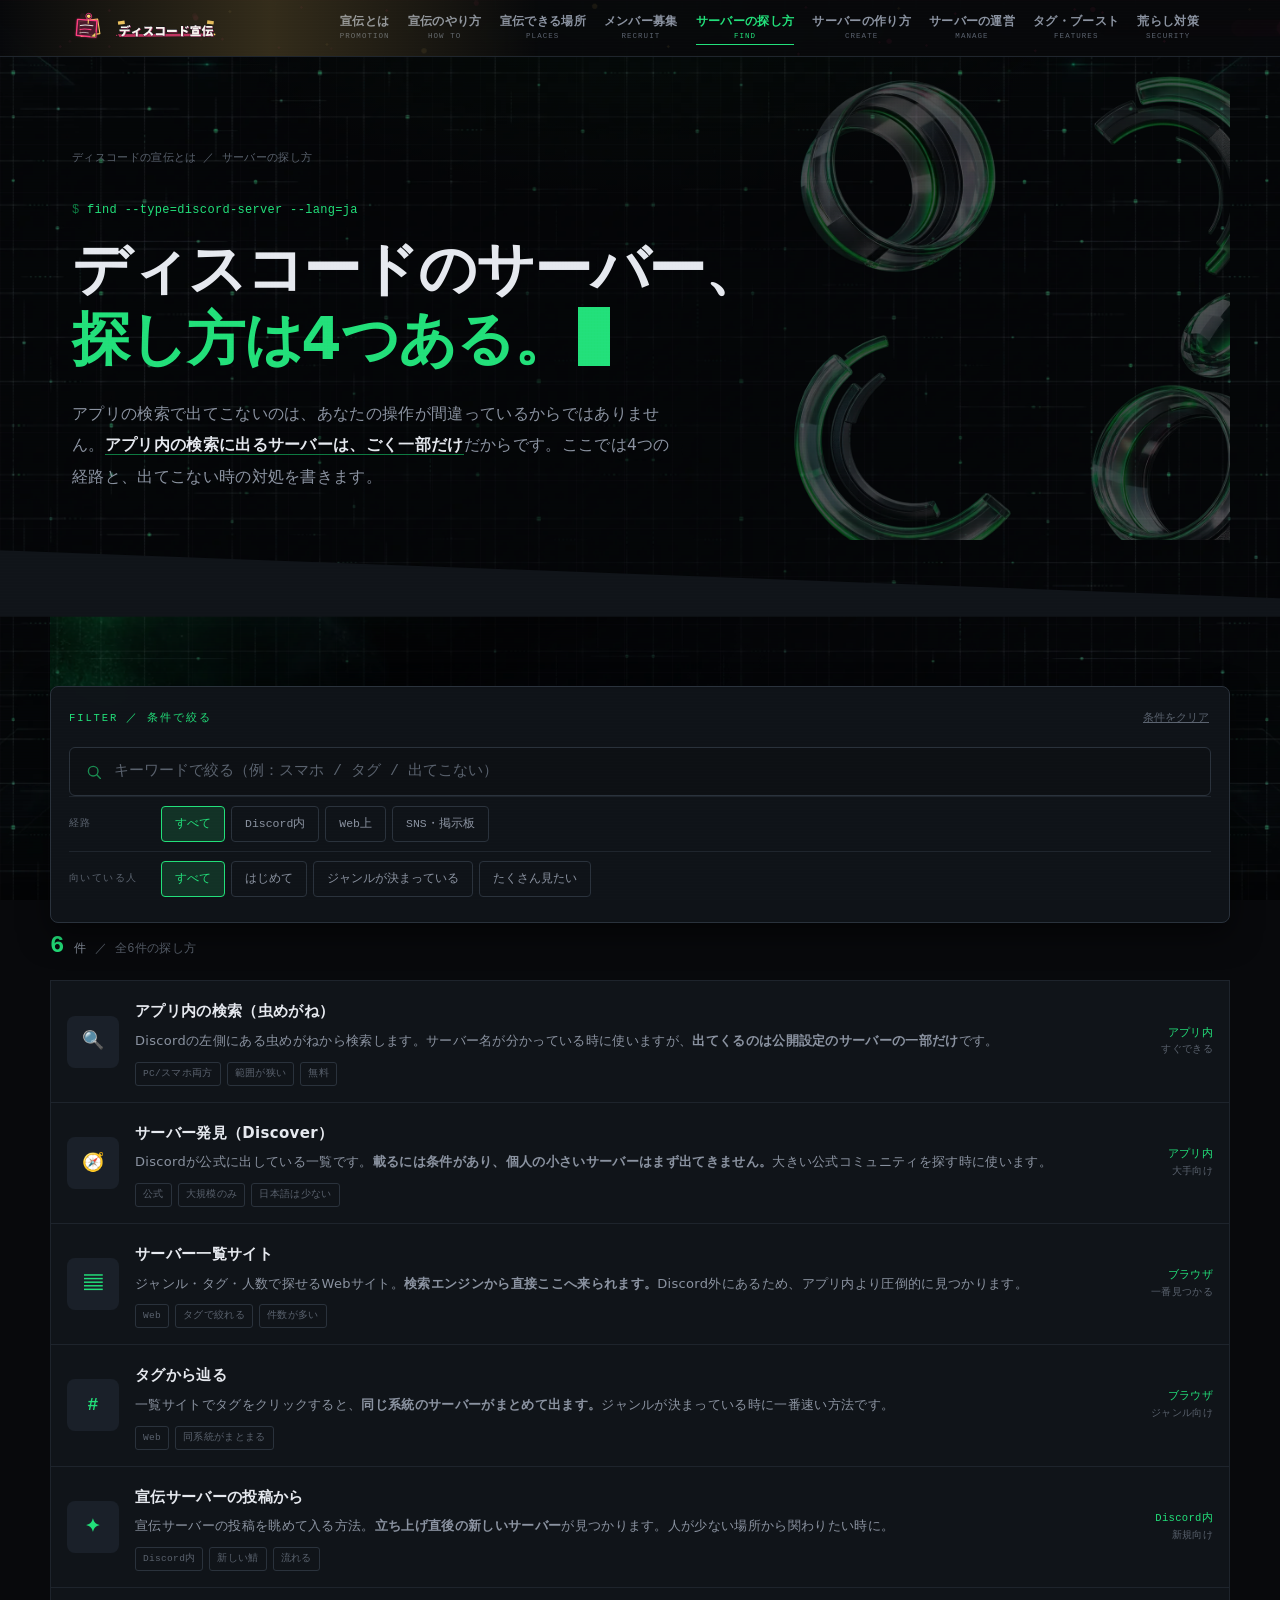
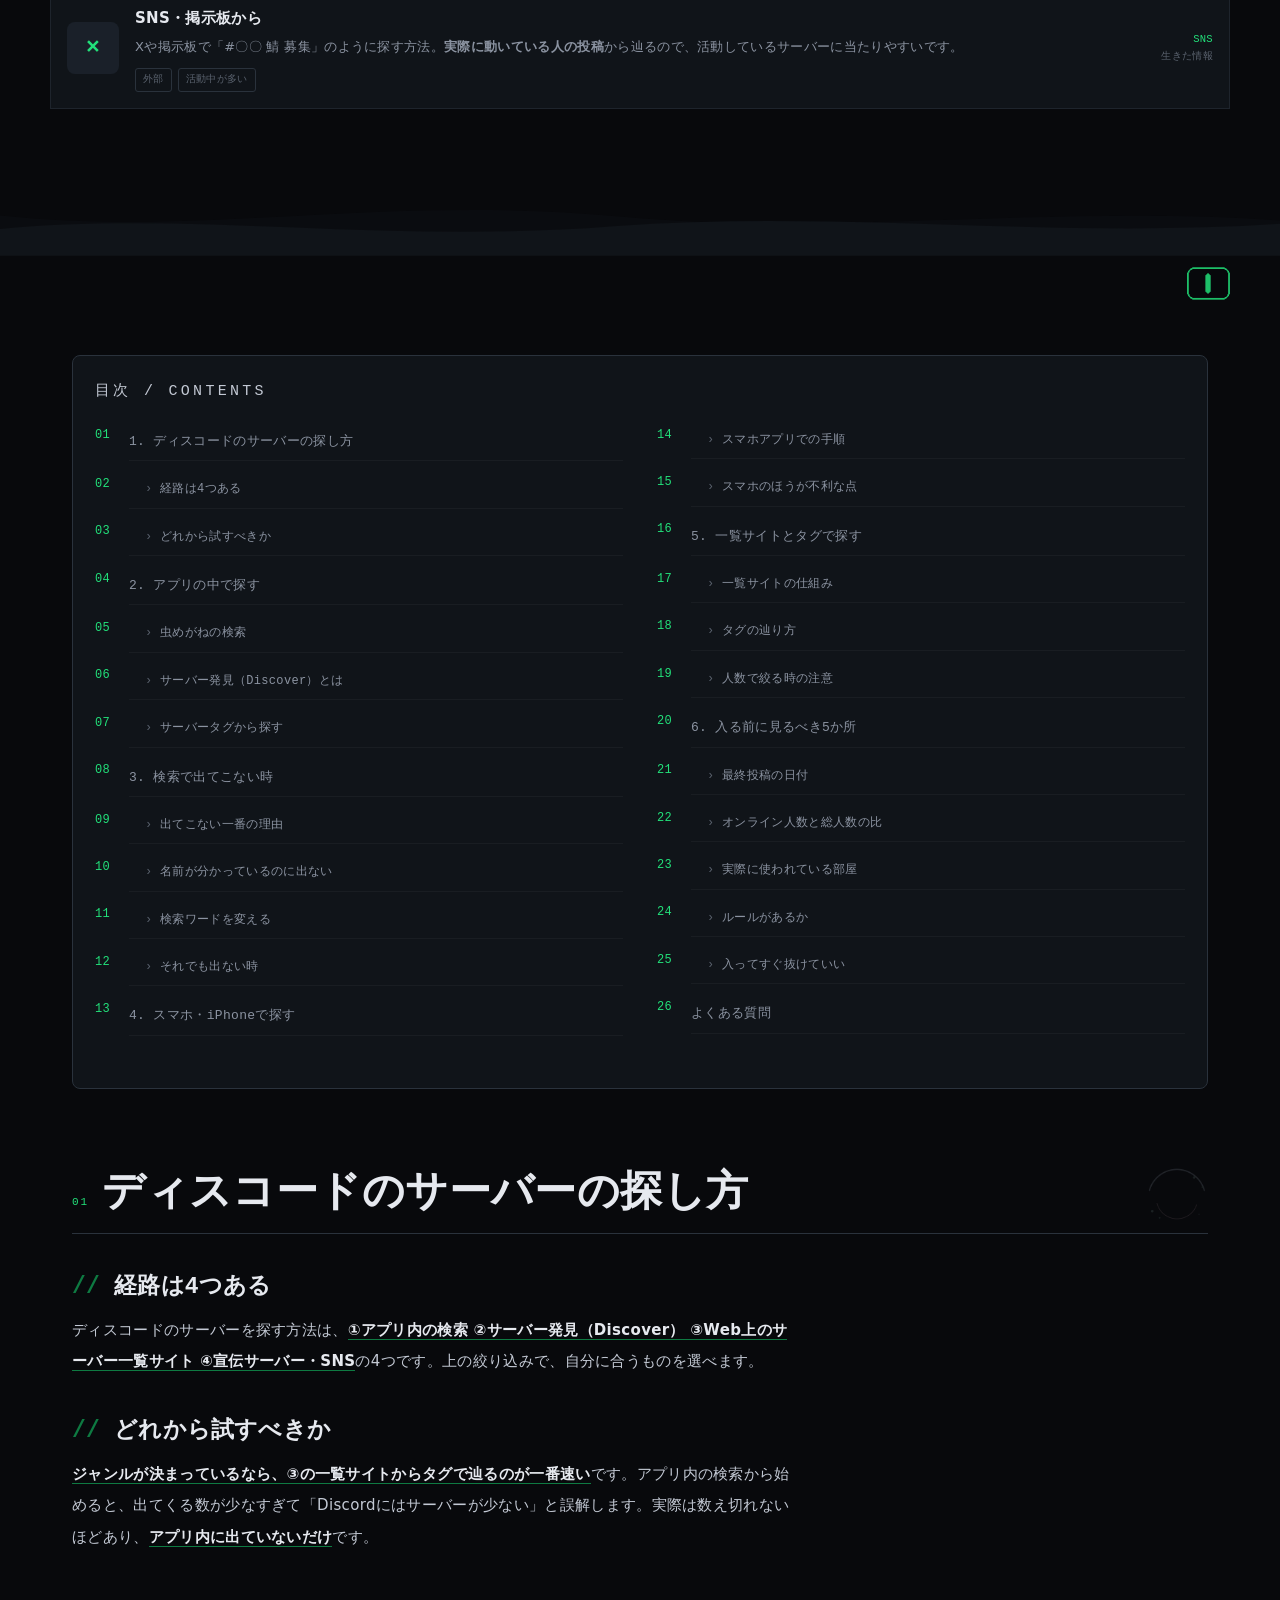
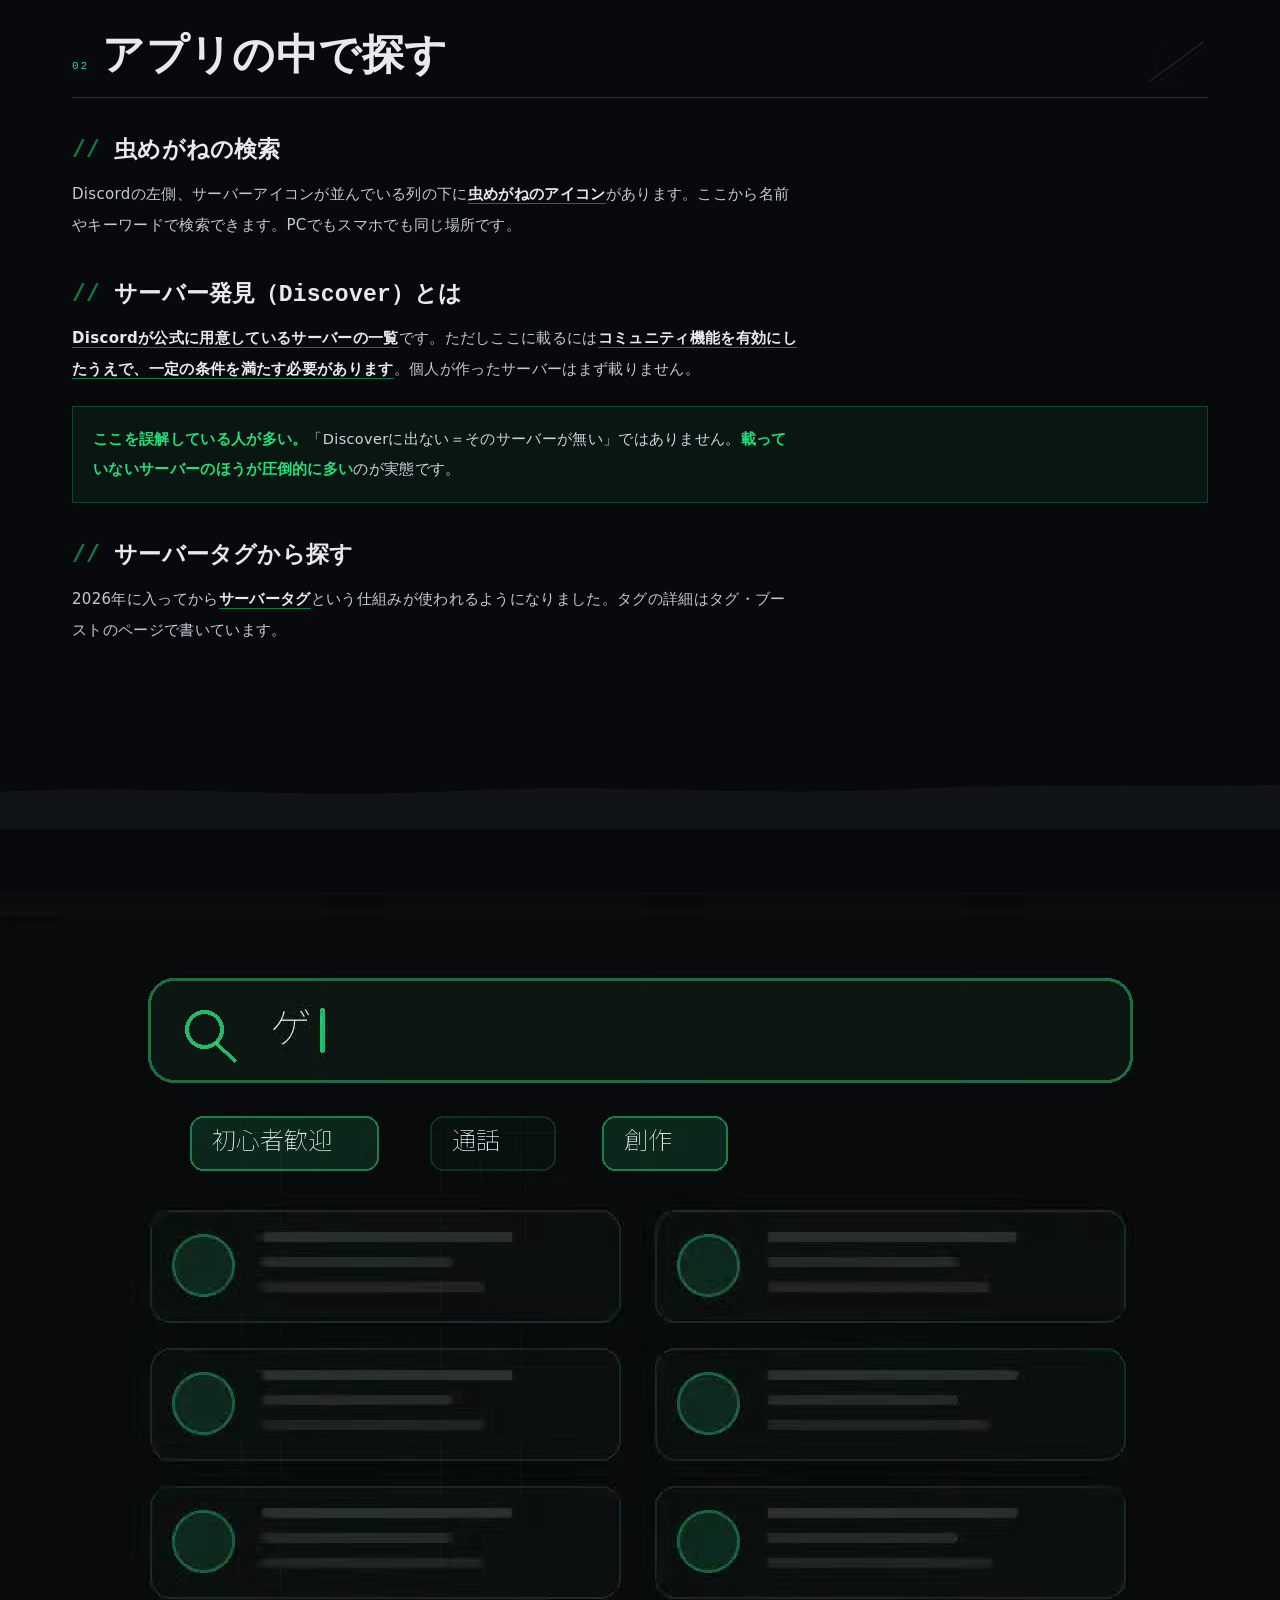
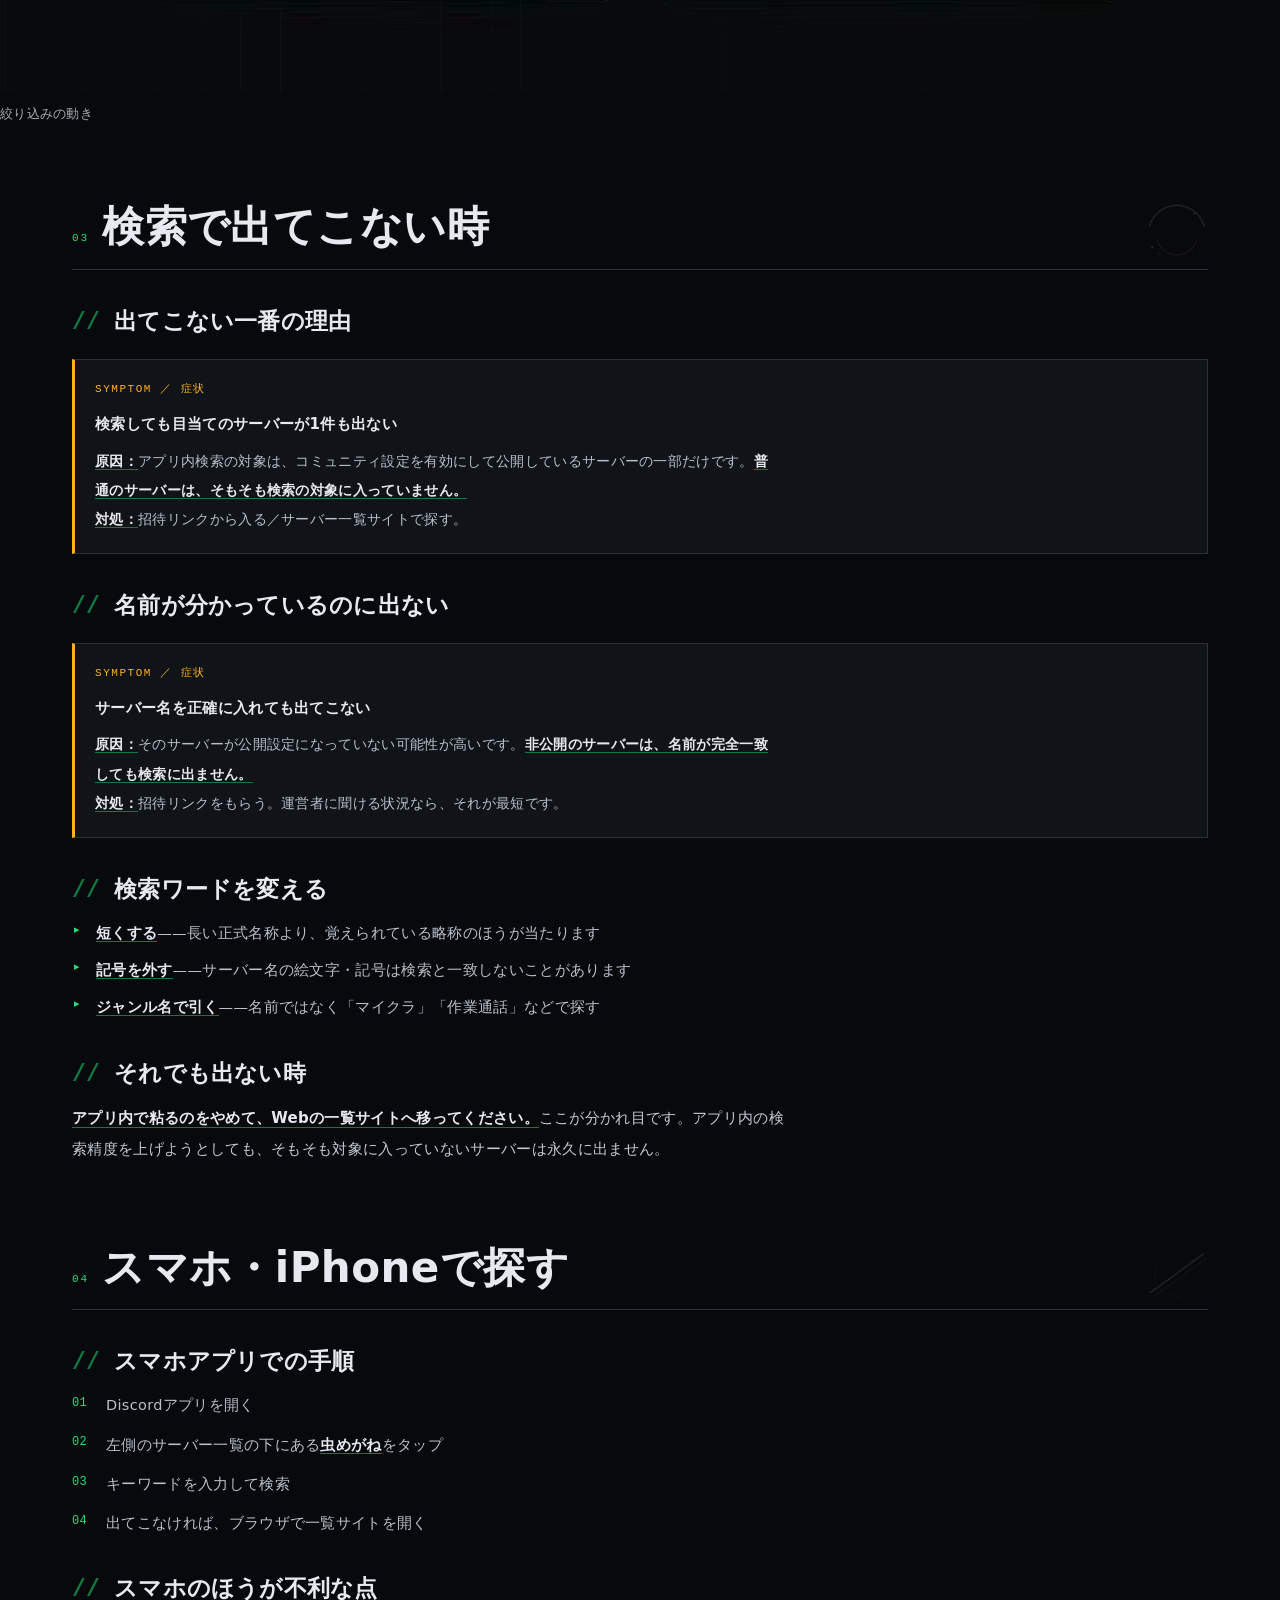
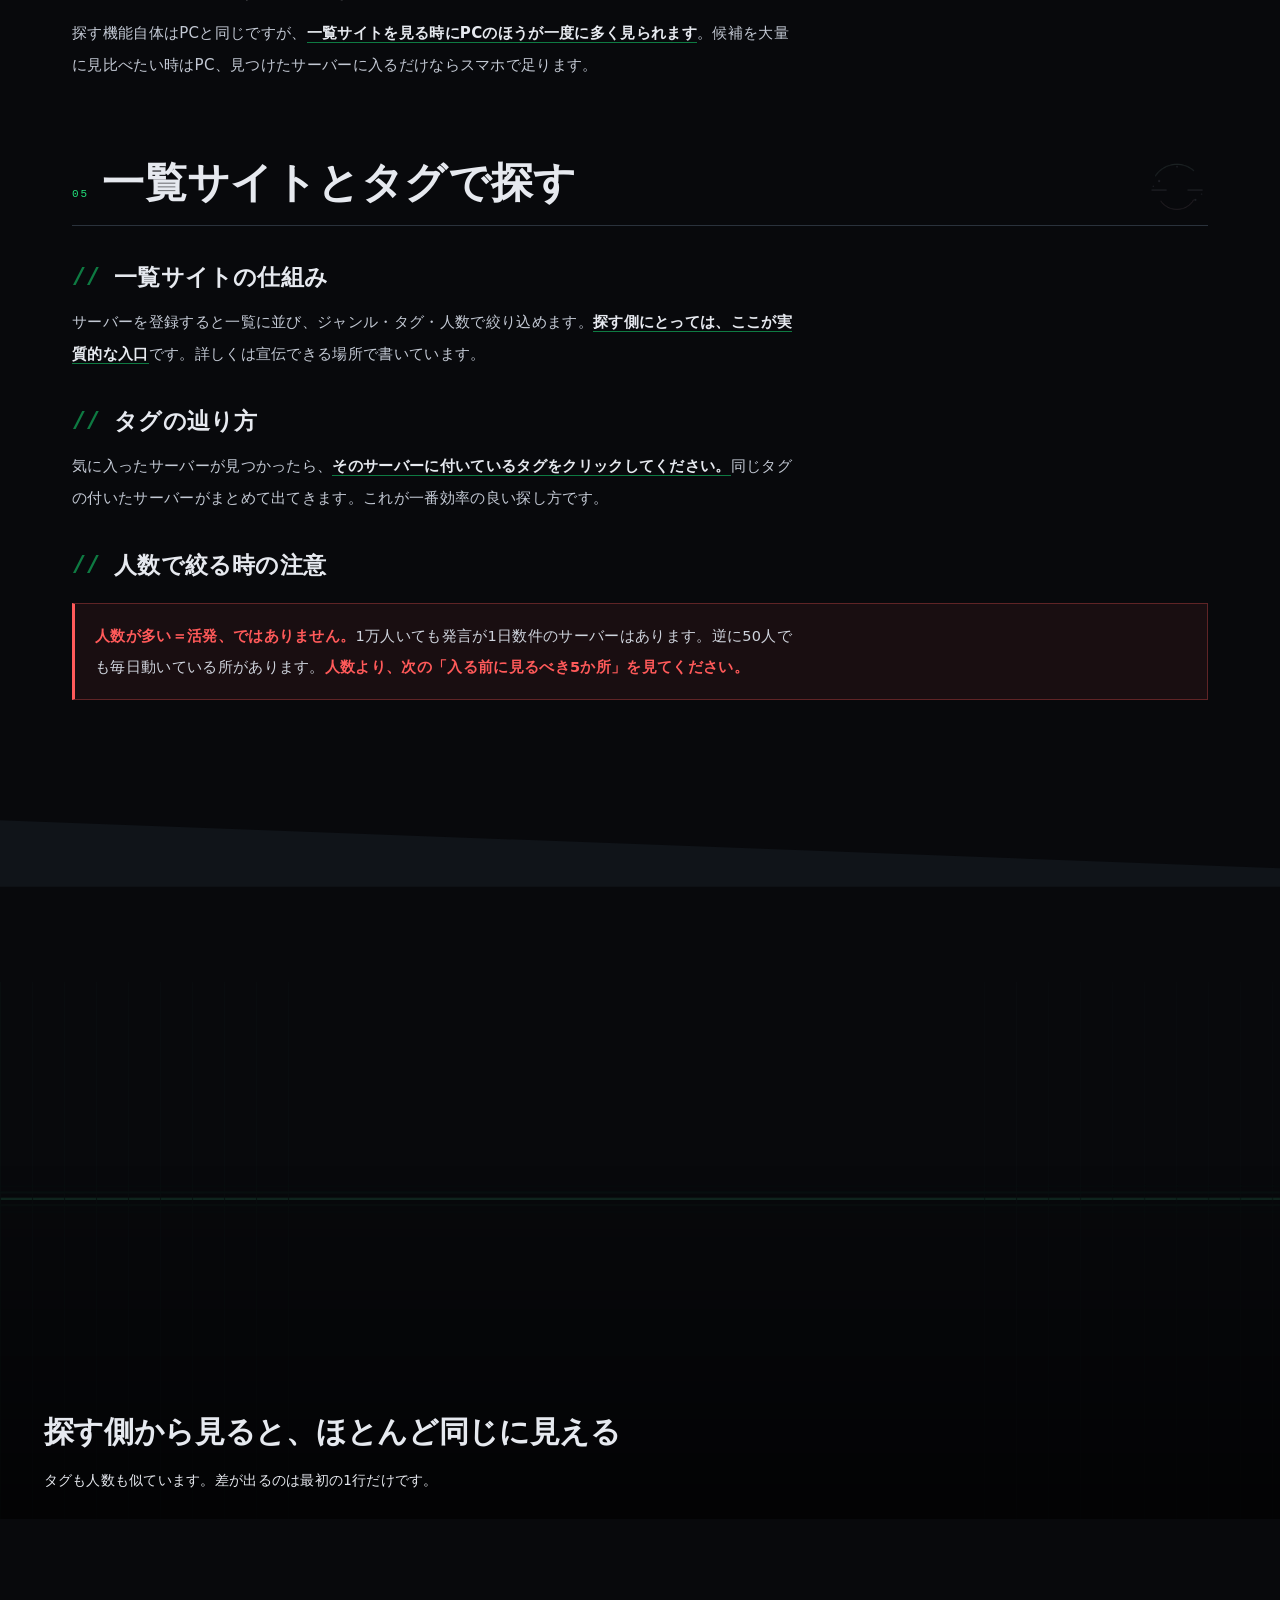
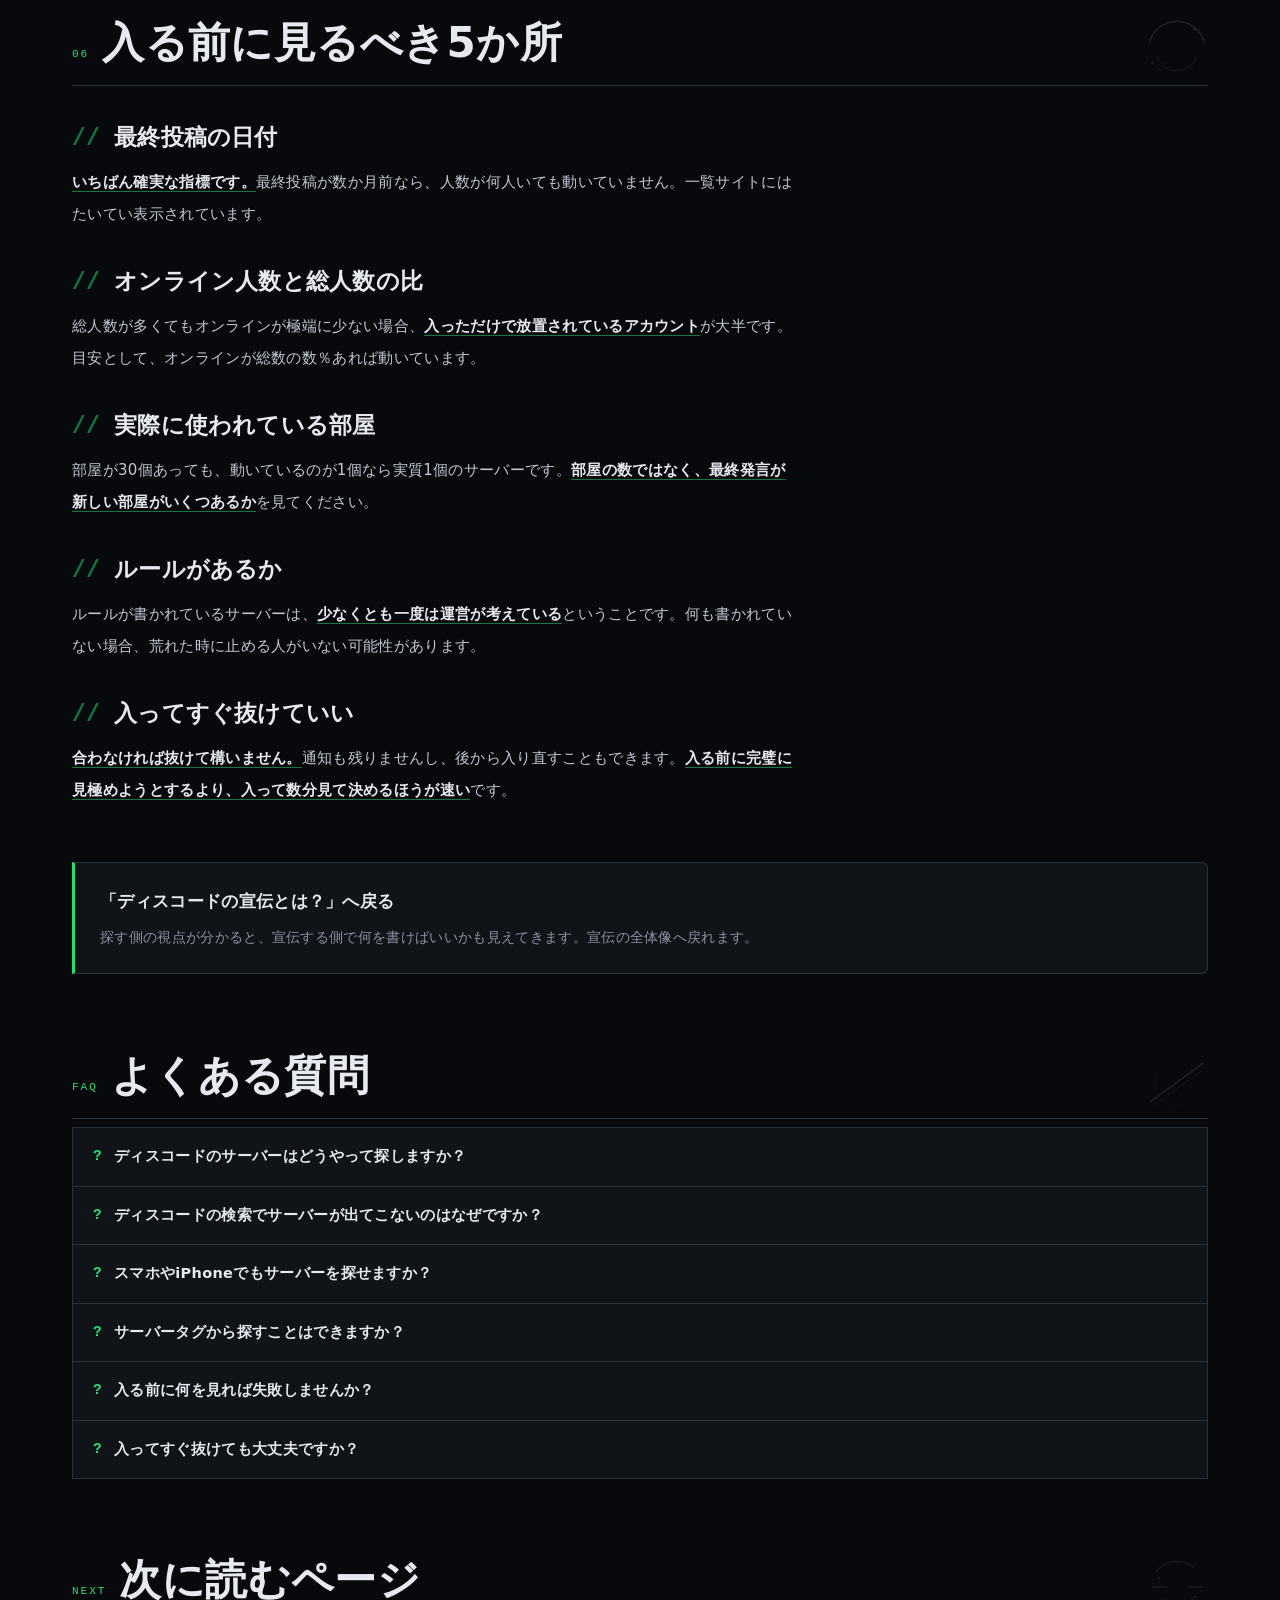
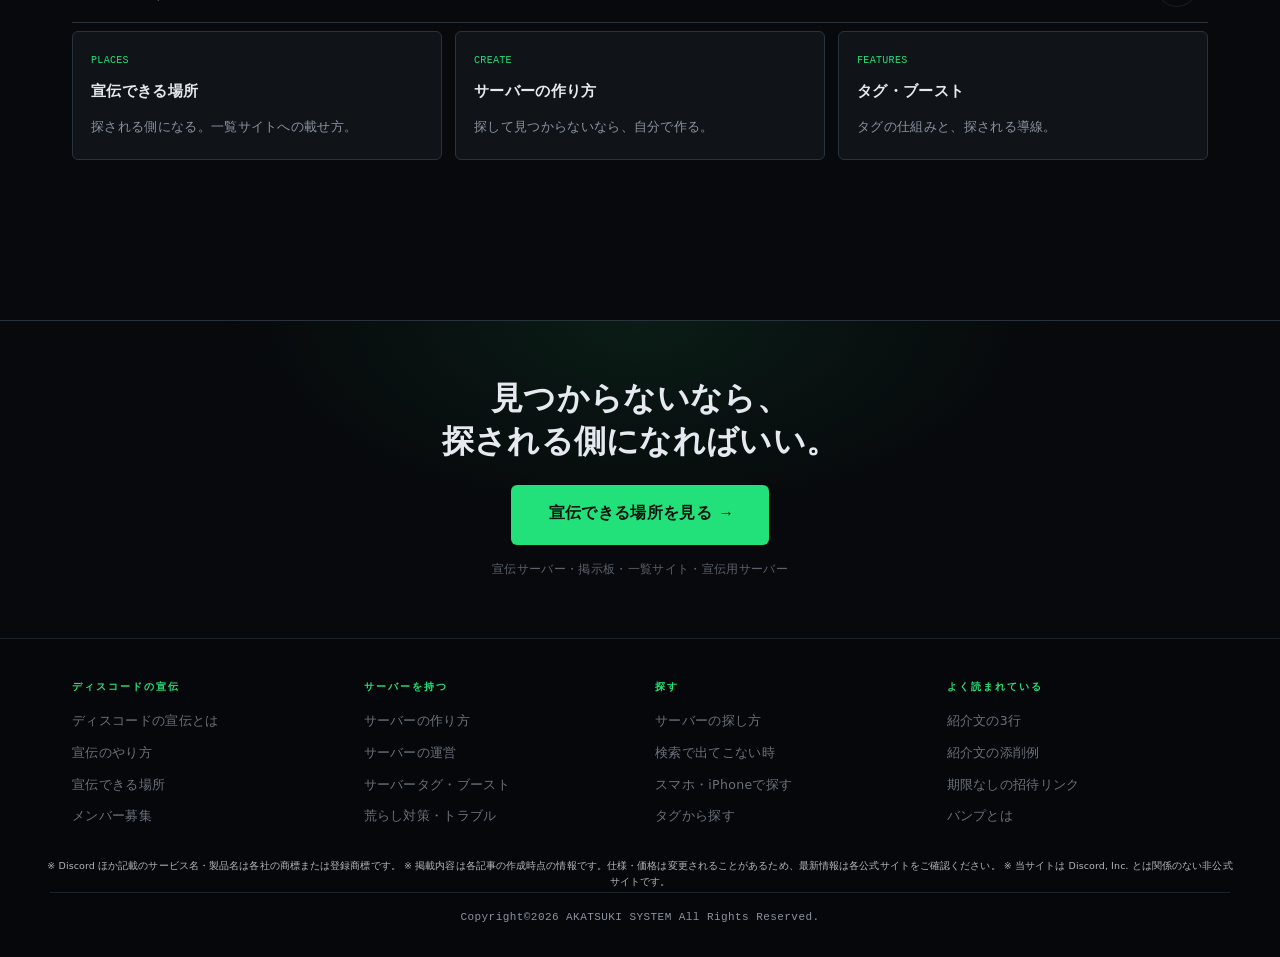
<file: find/index.html>
<!doctype html>
<html lang="ja">
  <head>
    <meta charset="utf-8" />
    <meta name="viewport" content="width=device-width,initial-scale=1" />
    <title>
      【2026年8月最新】ディスコードのサーバーの探し方・検索方法｜出てこない時の対処まで詳しく解説
    </title>
    <meta
      name="description"
      content="ディスコードのサーバーの探し方を、アプリ内検索・サーバー発見・一覧サイト・タグ検索の4経路で解説します。検索で出てこない原因と対処、スマホ・iPhoneでの探し方、入る前に見るべき5か所まで。"
    />
    <meta name="theme-color" content="#08090C" />
    <meta name="robots" content="index,follow,max-image-preview:large" />
    <link rel="canonical" href="https://promo.akatsuki-system.online/find/" />
    <link rel="icon" href="../assets/logo-mark-01.svg" type="image/svg+xml" />
    <link rel="icon" href="../favicon.ico" sizes="any" />
    <link
      rel="icon"
      href="../favicon-16x16.png"
      sizes="16x16"
      type="image/png"
    />
    <link
      rel="icon"
      href="../favicon-32x32.png"
      sizes="32x32"
      type="image/png"
    />
    <link rel="apple-touch-icon" href="../apple-touch-icon.png" />
    <link rel="manifest" href="../site.webmanifest" />
    <meta property="og:type" content="article" />
    <meta property="og:locale" content="ja_JP" />
    <meta property="og:site_name" content="ディスコード宣伝" />
    <meta
      property="og:title"
      content="【2026年8月最新】ディスコードのサーバーの探し方・検索方法"
    />
    <meta
      property="og:description"
      content="4つの探し方と、検索で出てこない時の対処。スマホ・iPhoneでの探し方も。"
    />
    <meta
      property="og:url"
      content="https://promo.akatsuki-system.online/find/"
    />
    <meta
      property="og:image"
      content="https://promo.akatsuki-system.online/assets/discord-promo-ogp.png"
    />
    <meta property="og:image:type" content="image/png" />
    <meta property="og:image:width" content="1200" />
    <meta property="og:image:height" content="630" />
    <meta
      property="og:image:alt"
      content="ディスコード宣伝｜宣伝サーバー・掲示板・運営ガイド"
    />
    <meta name="twitter:card" content="summary_large_image" />
    <meta
      name="twitter:image"
      content="https://promo.akatsuki-system.online/assets/discord-promo-ogp.png"
    />
    <meta
      name="twitter:image:alt"
      content="ディスコード宣伝｜宣伝サーバー・掲示板・運営ガイド"
    />
    <script type="application/ld+json">
      {
        "@context": "https://schema.org",
        "@graph": [
          {
            "@type": "BreadcrumbList",
            "itemListElement": [
              {
                "@type": "ListItem",
                "position": 1,
                "name": "ディスコードの宣伝とは",
                "item": "https://promo.akatsuki-system.online/"
              },
              {
                "@type": "ListItem",
                "position": 2,
                "name": "サーバーの探し方",
                "item": "https://promo.akatsuki-system.online/find/"
              }
            ]
          },
          {
            "@type": "FAQPage",
            "mainEntity": [
              {
                "@type": "Question",
                "name": "ディスコードのサーバーはどうやって探しますか？",
                "acceptedAnswer": {
                  "@type": "Answer",
                  "text": "経路は4つあります。Discordアプリ内の検索とサーバー発見、Web上のサーバー一覧サイト、宣伝サーバーの投稿、SNSや掲示板です。アプリ内だけでは見つかる範囲が狭いため、一覧サイトを併用するのが確実です。"
                }
              },
              {
                "@type": "Question",
                "name": "ディスコードの検索でサーバーが出てこないのはなぜですか？",
                "acceptedAnswer": {
                  "@type": "Answer",
                  "text": "アプリ内の検索に出るのは、コミュニティ機能を有効にして公開設定にしているサーバーの一部だけです。個人が作った通常のサーバーは基本的に出てきません。名前が分かっていても出ない場合は、招待リンクから入る必要があります。"
                }
              },
              {
                "@type": "Question",
                "name": "スマホやiPhoneでもサーバーを探せますか？",
                "acceptedAnswer": {
                  "@type": "Answer",
                  "text": "探せます。Discordアプリの左側にある虫めがねのアイコンから検索できます。ただしアプリ内で見つかる範囲はPCと同じで狭いため、ブラウザでサーバー一覧サイトを開いて探すほうが見つかります。"
                }
              },
              {
                "@type": "Question",
                "name": "サーバータグから探すことはできますか？",
                "acceptedAnswer": {
                  "@type": "Answer",
                  "text": "サーバー一覧サイトではタグから探せます。ジャンルや雰囲気のタグが付いているので、そこから辿ると同じ系統のサーバーがまとめて見つかります。"
                }
              },
              {
                "@type": "Question",
                "name": "入る前に何を見れば失敗しませんか？",
                "acceptedAnswer": {
                  "@type": "Answer",
                  "text": "最終投稿の日付、オンライン人数と総人数の比、実際に使われている部屋の数、ルールの有無、入った直後の案内の5か所です。人数が多くても最終投稿が数か月前なら動いていません。"
                }
              },
              {
                "@type": "Question",
                "name": "入ってすぐ抜けても大丈夫ですか？",
                "acceptedAnswer": {
                  "@type": "Answer",
                  "text": "問題ありません。合わないと感じたら抜けて構いません。通知も残りませんし、同じサーバーへ後から入り直すこともできます。"
                }
              }
            ]
          }
        ]
      }
    </script>
    <link rel="stylesheet" href="../styles.css?v=347d1afc" />
    <link rel="stylesheet" href="../page-styles/find.css?v=b961e086" />
  </head>
  <body data-route="find">
    <a class="skip" href="#main">本文へ移動</a>
    <div class="term" aria-hidden="true"></div>

    <header class="site-head cmd">
      <span class="site-header__motion" aria-hidden="true"></span
      ><span class="site-header__light-sweep" aria-hidden="true"></span>
      <div class="cmd-in">
        <a class="logo" href="../"
          ><img
            class="site-header__logo-mark"
            src="../assets/logo-mark-01.svg"
            alt=""
            width="34"
            height="34" /><img
            class="site-header__logo-type"
            src="../assets/logo-type-01.svg"
            alt="ディスコード宣伝"
            height="22"
        /></a>
        <nav data-nav>
          <a href="../"><b>宣伝とは</b><i>Promotion</i></a>
          <a href="../how-to/"><b>宣伝のやり方</b><i>How to</i></a>
          <a href="../places/"><b>宣伝できる場所</b><i>Places</i></a>
          <a href="../recruit/"><b>メンバー募集</b><i>Recruit</i></a>
          <a href="./" aria-current="page"
            ><b>サーバーの探し方</b><i>Find</i></a
          >
          <a href="../create/"><b>サーバーの作り方</b><i>Create</i></a>
          <a href="../manage/"><b>サーバーの運営</b><i>Manage</i></a>
          <a href="../features/"><b>タグ・ブースト</b><i>Features</i></a>
          <a href="../trouble/"><b>荒らし対策</b><i>Security</i></a>
        </nav>
        <button data-burger type="button" aria-expanded="false">
          <span></span><span></span><span></span><i class="sr">メニュー</i>
        </button>
      </div>
    </header>

    <main id="main">
      <section class="head">
        <nav class="crumb" aria-label="パンくず">
          <a href="../">ディスコードの宣伝とは</a> ／ サーバーの探し方
        </nav>
        <p class="prompt">find --type=discord-server --lang=ja</p>
        <h1>
          ディスコードのサーバー、<br /><em>探し方は4つある。</em
          ><span class="cur"></span>
        </h1>
        <p class="lead">
          アプリの検索で出てこないのは、あなたの操作が間違っているからではありません。<b>アプリ内の検索に出るサーバーは、ごく一部だけ</b>だからです。ここでは4つの経路と、出てこない時の対処を書きます。
        </p>
      </section>

      <!-- ★上に固定される多段フィルタ（AAA11Y型：適合レベル×タイプ×カテゴリ の絞り込み） -->
      <!--WAVE-->
      <div class="wave-wrap wave-panel">
        <svg
          class="wave"
          xmlns="http://www.w3.org/2000/svg"
          viewBox="0 0 1440 120"
          preserveAspectRatio="none"
          aria-hidden="true"
        >
          <path d="M0 16 L1440 91 L1440 120 L0 120 Z" fill="currentColor" />
        </svg>
      </div>
      <!--WAVE-->
      <section class="head stick" aria-label="探し方の絞り込み">
        <div class="filters">
          <div class="fhead">
            <span class="t">FILTER ／ 条件で絞る</span>
            <button class="fclear" type="button" data-clear>
              条件をクリア
            </button>
          </div>
          <div class="qwrap">
            <svg width="16" height="16" viewBox="0 0 20 20" aria-hidden="true">
              <circle
                cx="9"
                cy="9"
                r="6"
                fill="none"
                stroke="#22E07A"
                stroke-width="1.7"
              />
              <path
                d="M13.5 13.5L18 18"
                stroke="#22E07A"
                stroke-width="1.7"
                stroke-linecap="round"
              />
            </svg>
            <input
              type="text"
              data-q
              placeholder="キーワードで絞る（例：スマホ / タグ / 出てこない）"
              aria-label="キーワードで絞る"
            />
          </div>
          <div class="frow">
            <span class="flabel">経路</span>
            <div class="fbtns">
              <button type="button" data-filter="all" data-on>すべて</button>
              <button type="button" data-filter="app">Discord内</button>
              <button type="button" data-filter="web">Web上</button>
              <button type="button" data-filter="sns">SNS・掲示板</button>
            </div>
          </div>
          <div class="frow">
            <span class="flabel">向いている人</span>
            <div class="fbtns">
              <button type="button" data-filter2="all" data-on>すべて</button>
              <button type="button" data-filter2="beginner">はじめて</button>
              <button type="button" data-filter2="genre">
                ジャンルが決まっている
              </button>
              <button type="button" data-filter2="many">たくさん見たい</button>
            </div>
          </div>
        </div>

        <p class="rescount"><b data-hit>6</b>件<span>／ 全6件の探し方</span></p>
        <div class="results">
          <div class="res" data-item="app" data-item2="beginner">
            <span class="res-ic">🔍</span>
            <div>
              <b>アプリ内の検索（虫めがね）</b>
              <p>
                Discordの左側にある虫めがねから検索します。サーバー名が分かっている時に使いますが、<strong>出てくるのは公開設定のサーバーの一部だけ</strong>です。
              </p>
              <div class="tg">
                <span>PC/スマホ両方</span><span>範囲が狭い</span
                ><span>無料</span>
              </div>
            </div>
            <span class="how">アプリ内<em>すぐできる</em></span>
          </div>
          <div class="res" data-item="app" data-item2="beginner">
            <span class="res-ic">🧭</span>
            <div>
              <b>サーバー発見（Discover）</b>
              <p>
                Discordが公式に出している一覧です。<strong>載るには条件があり、個人の小さいサーバーはまず出てきません。</strong>大きい公式コミュニティを探す時に使います。
              </p>
              <div class="tg">
                <span>公式</span><span>大規模のみ</span
                ><span>日本語は少ない</span>
              </div>
            </div>
            <span class="how">アプリ内<em>大手向け</em></span>
          </div>
          <div class="res" data-item="web" data-item2="many">
            <span class="res-ic">▤</span>
            <div>
              <b>サーバー一覧サイト</b>
              <p>
                ジャンル・タグ・人数で探せるWebサイト。<strong>検索エンジンから直接ここへ来られます。</strong>Discord外にあるため、アプリ内より圧倒的に見つかります。
              </p>
              <div class="tg">
                <span>Web</span><span>タグで絞れる</span><span>件数が多い</span>
              </div>
            </div>
            <span class="how">ブラウザ<em>一番見つかる</em></span>
          </div>
          <div class="res" data-item="web" data-item2="genre">
            <span class="res-ic">#</span>
            <div>
              <b>タグから辿る</b>
              <p>
                一覧サイトでタグをクリックすると、<strong>同じ系統のサーバーがまとめて出ます。</strong>ジャンルが決まっている時に一番速い方法です。
              </p>
              <div class="tg">
                <span>Web</span><span>同系統がまとまる</span>
              </div>
            </div>
            <span class="how">ブラウザ<em>ジャンル向け</em></span>
          </div>
          <div class="res" data-item="sns" data-item2="genre">
            <span class="res-ic">✦</span>
            <div>
              <b>宣伝サーバーの投稿から</b>
              <p>
                宣伝サーバーの投稿を眺めて入る方法。<strong>立ち上げ直後の新しいサーバー</strong>が見つかります。人が少ない場所から関わりたい時に。
              </p>
              <div class="tg">
                <span>Discord内</span><span>新しい鯖</span><span>流れる</span>
              </div>
            </div>
            <span class="how">Discord内<em>新規向け</em></span>
          </div>
          <div class="res" data-item="sns" data-item2="many">
            <span class="res-ic">✕</span>
            <div>
              <b>SNS・掲示板から</b>
              <p>
                Xや掲示板で「#〇〇 鯖
                募集」のように探す方法。<strong>実際に動いている人の投稿</strong>から辿るので、活動しているサーバーに当たりやすいです。
              </p>
              <div class="tg"><span>外部</span><span>活動中が多い</span></div>
            </div>
            <span class="how">SNS<em>生きた情報</em></span>
          </div>
        </div>
        <p class="noresult" hidden data-empty>
          該当する探し方がありません。条件をクリアしてください。
        </p>
      </section>

      <!--WAVE-->
      <div class="wave-wrap wave-panel">
        <svg
          class="wave"
          xmlns="http://www.w3.org/2000/svg"
          viewBox="0 0 1440 120"
          preserveAspectRatio="none"
          aria-hidden="true"
        >
          <path
            d="M0 57 C230 91 430 24 700 59 C940 90 1190 39 1440 65 L1440 120 L0 120 Z"
            fill="currentColor"
            opacity=".38"
          />
          <path
            d="M0 78 C210 49 440 102 690 74 C940 48 1180 94 1440 70 L1440 120 L0 120 Z"
            fill="currentColor"
          />
        </svg>
      </div>
      <!--WAVE-->

      <!--SPLIT--><!--ICON-->
      <div class="mark-row" aria-hidden="true">
        <picture class="mark"
          ><source srcset="../assets/find-icon-01.gif" type="image/gif" />
          <img
            src="../assets/find-icon-01.png"
            alt=""
            loading="lazy"
            decoding="async"
        /></picture>
      </div>
      <!--ICON-->
      <section class="doc">
        <div class="toc">
          <p class="toc-h">目次 / CONTENTS</p>
          <ol>
            <li><a href="#s1">1. ディスコードのサーバーの探し方</a></li>
            <li><a class="lv3" href="#s1-1">経路は4つある</a></li>
            <li><a class="lv3" href="#s1-2">どれから試すべきか</a></li>
            <li><a href="#s2">2. アプリの中で探す</a></li>
            <li><a class="lv3" href="#s2-1">虫めがねの検索</a></li>
            <li>
              <a class="lv3" href="#s2-2">サーバー発見（Discover）とは</a>
            </li>
            <li><a class="lv3" href="#s2-3">サーバータグから探す</a></li>
            <li><a href="#search">3. 検索で出てこない時</a></li>
            <li><a class="lv3" href="#s3-1">出てこない一番の理由</a></li>
            <li>
              <a class="lv3" href="#s3-2">名前が分かっているのに出ない</a>
            </li>
            <li><a class="lv3" href="#s3-3">検索ワードを変える</a></li>
            <li><a class="lv3" href="#s3-4">それでも出ない時</a></li>
            <li><a href="#mobile">4. スマホ・iPhoneで探す</a></li>
            <li><a class="lv3" href="#s4-1">スマホアプリでの手順</a></li>
            <li><a class="lv3" href="#s4-2">スマホのほうが不利な点</a></li>
            <li><a href="#tag">5. 一覧サイトとタグで探す</a></li>
            <li><a class="lv3" href="#s5-1">一覧サイトの仕組み</a></li>
            <li><a class="lv3" href="#s5-2">タグの辿り方</a></li>
            <li><a class="lv3" href="#s5-3">人数で絞る時の注意</a></li>
            <li><a href="#s6">6. 入る前に見るべき5か所</a></li>
            <li><a class="lv3" href="#s6-1">最終投稿の日付</a></li>
            <li><a class="lv3" href="#s6-2">オンライン人数と総人数の比</a></li>
            <li><a class="lv3" href="#s6-3">実際に使われている部屋</a></li>
            <li><a class="lv3" href="#s6-4">ルールがあるか</a></li>
            <li><a class="lv3" href="#s6-5">入ってすぐ抜けていい</a></li>
            <li><a href="#faq">よくある質問</a></li>
          </ol>
        </div>

        <h2 id="s1"><span class="n">01</span>ディスコードのサーバーの探し方</h2>

        <h3 id="s1-1">経路は4つある</h3>
        <p>
          ディスコードのサーバーを探す方法は、<strong
            >①アプリ内の検索 ②サーバー発見（Discover）
            ③Web上のサーバー一覧サイト ④宣伝サーバー・SNS</strong
          >の4つです。上の絞り込みで、自分に合うものを選べます。
        </p>

        <h3 id="s1-2">どれから試すべきか</h3>
        <p>
          <strong
            >ジャンルが決まっているなら、③の一覧サイトからタグで辿るのが一番速い</strong
          >です。アプリ内の検索から始めると、出てくる数が少なすぎて「Discordにはサーバーが少ない」と誤解します。実際は数え切れないほどあり、<strong>アプリ内に出ていないだけ</strong>です。
        </p>

        <h2 id="s2"><span class="n">02</span>アプリの中で探す</h2>

        <h3 id="s2-1">虫めがねの検索</h3>
        <p>
          Discordの左側、サーバーアイコンが並んでいる列の下に<strong>虫めがねのアイコン</strong>があります。ここから名前やキーワードで検索できます。PCでもスマホでも同じ場所です。
        </p>

        <h3 id="s2-2">サーバー発見（Discover）とは</h3>
        <p>
          <strong>Discordが公式に用意しているサーバーの一覧</strong
          >です。ただしここに載るには<strong>コミュニティ機能を有効にしたうえで、一定の条件を満たす必要があります</strong>。個人が作ったサーバーはまず載りません。
        </p>
        <div class="tip">
          <p>
            <b>ここを誤解している人が多い。</b
            >「Discoverに出ない＝そのサーバーが無い」ではありません。<b>載っていないサーバーのほうが圧倒的に多い</b>のが実態です。
          </p>
        </div>

        <h3 id="s2-3">サーバータグから探す</h3>
        <p>
          2026年に入ってから<strong>サーバータグ</strong>という仕組みが使われるようになりました。タグの詳細は<a
            href="../features/"
            >タグ・ブーストのページ</a
          >で書いています。
        </p>
      </section>
      <div class="wave-wrap wave-panel">
        <svg
          class="wave"
          xmlns="http://www.w3.org/2000/svg"
          viewBox="0 0 1440 120"
          preserveAspectRatio="none"
          aria-hidden="true"
        >
          <path
            d="M0 62 C180 50 330 74 510 61 C690 48 840 70 1020 58 C1180 47 1320 56 1440 51 L1440 120 L0 120 Z"
            fill="currentColor"
          />
        </svg>
      </div>
      <figure class="demo-fig" data-rv>
        <video
          autoplay
          muted
          loop
          playsinline
          poster="../assets/find-demo-01.jpg"
        >
          <source src="../assets/find-demo-01.webm" type="video/webm" />
          <source src="../assets/find-demo-01.mp4" type="video/mp4" />
        </video>
        <figcaption>絞り込みの動き</figcaption>
      </figure>
      <section class="doc">
        <h2 id="search"><span class="n">03</span>検索で出てこない時</h2>

        <h3 id="s3-1">出てこない一番の理由</h3>
        <div class="diag">
          <p class="sym">SYMPTOM ／ 症状</p>
          <b>検索しても目当てのサーバーが1件も出ない</b>
          <p>
            <strong>原因：</strong
            >アプリ内検索の対象は、コミュニティ設定を有効にして公開しているサーバーの一部だけです。<strong
              >普通のサーバーは、そもそも検索の対象に入っていません。</strong
            ><br /><strong>対処：</strong
            >招待リンクから入る／サーバー一覧サイトで探す。
          </p>
        </div>

        <h3 id="s3-2">名前が分かっているのに出ない</h3>
        <div class="diag">
          <p class="sym">SYMPTOM ／ 症状</p>
          <b>サーバー名を正確に入れても出てこない</b>
          <p>
            <strong>原因：</strong
            >そのサーバーが公開設定になっていない可能性が高いです。<strong
              >非公開のサーバーは、名前が完全一致しても検索に出ません。</strong
            ><br /><strong>対処：</strong
            >招待リンクをもらう。運営者に聞ける状況なら、それが最短です。
          </p>
        </div>

        <h3 id="s3-3">検索ワードを変える</h3>
        <ul>
          <li>
            <strong>短くする</strong
            >——長い正式名称より、覚えられている略称のほうが当たります
          </li>
          <li>
            <strong>記号を外す</strong
            >——サーバー名の絵文字・記号は検索と一致しないことがあります
          </li>
          <li>
            <strong>ジャンル名で引く</strong
            >——名前ではなく「マイクラ」「作業通話」などで探す
          </li>
        </ul>

        <h3 id="s3-4">それでも出ない時</h3>
        <p>
          <strong
            >アプリ内で粘るのをやめて、Webの一覧サイトへ移ってください。</strong
          >ここが分かれ目です。アプリ内の検索精度を上げようとしても、そもそも対象に入っていないサーバーは永久に出ません。
        </p>

        <h2 id="mobile"><span class="n">04</span>スマホ・iPhoneで探す</h2>

        <h3 id="s4-1">スマホアプリでの手順</h3>
        <ol>
          <li>Discordアプリを開く</li>
          <li>左側のサーバー一覧の下にある<strong>虫めがね</strong>をタップ</li>
          <li>キーワードを入力して検索</li>
          <li>出てこなければ、ブラウザで一覧サイトを開く</li>
        </ol>

        <h3 id="s4-2">スマホのほうが不利な点</h3>
        <p>
          探す機能自体はPCと同じですが、<strong>一覧サイトを見る時にPCのほうが一度に多く見られます</strong>。候補を大量に見比べたい時はPC、見つけたサーバーに入るだけならスマホで足ります。
        </p>

        <h2 id="tag"><span class="n">05</span>一覧サイトとタグで探す</h2>

        <h3 id="s5-1">一覧サイトの仕組み</h3>
        <p>
          サーバーを登録すると一覧に並び、ジャンル・タグ・人数で絞り込めます。<strong>探す側にとっては、ここが実質的な入口</strong>です。詳しくは<a
            href="../places/#s3"
            >宣伝できる場所</a
          >で書いています。
        </p>

        <h3 id="s5-2">タグの辿り方</h3>
        <p>
          気に入ったサーバーが見つかったら、<strong>そのサーバーに付いているタグをクリックしてください。</strong>同じタグの付いたサーバーがまとめて出てきます。これが一番効率の良い探し方です。
        </p>

        <h3 id="s5-3">人数で絞る時の注意</h3>
        <div class="warn">
          <p>
            <b>人数が多い＝活発、ではありません。</b
            >1万人いても発言が1日数件のサーバーはあります。逆に50人でも毎日動いている所があります。<b
              >人数より、次の「入る前に見るべき5か所」を見てください。</b
            >
          </p>
        </div>
      </section>
      <div class="wave-wrap wave-panel">
        <svg
          class="wave"
          xmlns="http://www.w3.org/2000/svg"
          viewBox="0 0 1440 120"
          preserveAspectRatio="none"
          aria-hidden="true"
        >
          <path d="M0 16 L1440 91 L1440 120 L0 120 Z" fill="currentColor" />
        </svg>
      </div>
      <section class="eyecatch" data-rv>
        <div
          class="ec-img"
          style="
            background-image: url(&quot;../assets/find-motion-01.webp&quot;);
          "
        ></div>
        <div class="ec-cap">
          <b>探す側から見ると、ほとんど同じに見える</b
          >タグも人数も似ています。差が出るのは最初の1行だけです。
        </div>
      </section>
      <section class="doc">
        <h2 id="s6"><span class="n">06</span>入る前に見るべき5か所</h2>

        <h3 id="s6-1">最終投稿の日付</h3>
        <p>
          <strong>いちばん確実な指標です。</strong
          >最終投稿が数か月前なら、人数が何人いても動いていません。一覧サイトにはたいてい表示されています。
        </p>

        <h3 id="s6-2">オンライン人数と総人数の比</h3>
        <p>
          総人数が多くてもオンラインが極端に少ない場合、<strong>入っただけで放置されているアカウント</strong>が大半です。目安として、オンラインが総数の数％あれば動いています。
        </p>

        <h3 id="s6-3">実際に使われている部屋</h3>
        <p>
          部屋が30個あっても、動いているのが1個なら実質1個のサーバーです。<strong>部屋の数ではなく、最終発言が新しい部屋がいくつあるか</strong>を見てください。
        </p>

        <h3 id="s6-4">ルールがあるか</h3>
        <p>
          ルールが書かれているサーバーは、<strong>少なくとも一度は運営が考えている</strong>ということです。何も書かれていない場合、荒れた時に止める人がいない可能性があります。
        </p>

        <h3 id="s6-5">入ってすぐ抜けていい</h3>
        <p>
          <strong>合わなければ抜けて構いません。</strong
          >通知も残りませんし、後から入り直すこともできます。<strong>入る前に完璧に見極めようとするより、入って数分見て決めるほうが速い</strong>です。
        </p>

        <a class="back" href="../">
          <b>「ディスコードの宣伝とは？」へ戻る</b>
          <small
            >探す側の視点が分かると、宣伝する側で何を書けばいいかも見えてきます。宣伝の全体像へ戻れます。</small
          >
        </a>

        <h2 id="faq"><span class="n">FAQ</span>よくある質問</h2>
        <details>
          <summary>ディスコードのサーバーはどうやって探しますか？</summary>
          <p>
            経路は4つあります。Discordアプリ内の検索とサーバー発見、Web上のサーバー一覧サイト、宣伝サーバーの投稿、SNSや掲示板です。アプリ内だけでは見つかる範囲が狭いため、一覧サイトを併用するのが確実です。
          </p>
        </details>
        <details>
          <summary>
            ディスコードの検索でサーバーが出てこないのはなぜですか？
          </summary>
          <p>
            アプリ内の検索に出るのは、コミュニティ機能を有効にして公開設定にしているサーバーの一部だけです。個人が作った通常のサーバーは基本的に出てきません。名前が分かっていても出ない場合は、招待リンクから入る必要があります。
          </p>
        </details>
        <details>
          <summary>スマホやiPhoneでもサーバーを探せますか？</summary>
          <p>
            探せます。Discordアプリの左側にある虫めがねのアイコンから検索できます。ただしアプリ内で見つかる範囲はPCと同じで狭いため、ブラウザでサーバー一覧サイトを開いて探すほうが見つかります。
          </p>
        </details>
        <details>
          <summary>サーバータグから探すことはできますか？</summary>
          <p>
            サーバー一覧サイトではタグから探せます。ジャンルや雰囲気のタグが付いているので、そこから辿ると同じ系統のサーバーがまとめて見つかります。
          </p>
        </details>
        <details>
          <summary>入る前に何を見れば失敗しませんか？</summary>
          <p>
            最終投稿の日付、オンライン人数と総人数の比、実際に使われている部屋の数、ルールの有無、入った直後の案内の5か所です。人数が多くても最終投稿が数か月前なら動いていません。
          </p>
        </details>
        <details>
          <summary>入ってすぐ抜けても大丈夫ですか？</summary>
          <p>
            問題ありません。合わないと感じたら抜けて構いません。通知も残りませんし、同じサーバーへ後から入り直すこともできます。
          </p>
        </details>

        <h2><span class="n">NEXT</span>次に読むページ</h2>
        <div class="rel">
          <a href="../places/"
            ><p>PLACES</p>
            <b>宣伝できる場所</b
            ><small>探される側になる。一覧サイトへの載せ方。</small></a
          >
          <a href="../create/"
            ><p>CREATE</p>
            <b>サーバーの作り方</b
            ><small>探して見つからないなら、自分で作る。</small></a
          >
          <a href="../features/"
            ><p>FEATURES</p>
            <b>タグ・ブースト</b
            ><small>タグの仕組みと、探される導線。</small></a
          >
        </div>
      </section>
      <!--SPLIT-->

      <section class="cta">
        <h2>見つからないなら、<br />探される側になればいい。</h2>
        <a class="go" href="../places/">宣伝できる場所を見る →</a>
        <small>宣伝サーバー・掲示板・一覧サイト・宣伝用サーバー</small>
      </section>
    </main>

    <footer>
      <div class="ft">
        <div>
          <h4>ディスコードの宣伝</h4>
          <a href="../">ディスコードの宣伝とは</a>
          <a href="../how-to/">宣伝のやり方</a>
          <a href="../places/">宣伝できる場所</a>
          <a href="../recruit/">メンバー募集</a>
        </div>
        <div>
          <h4>サーバーを持つ</h4>
          <a href="../create/">サーバーの作り方</a>
          <a href="../manage/">サーバーの運営</a>
          <a href="../features/">サーバータグ・ブースト</a>
          <a href="../trouble/">荒らし対策・トラブル</a>
        </div>
        <div>
          <h4>探す</h4>
          <a href="../find/">サーバーの探し方</a>
          <a href="../find/#search">検索で出てこない時</a>
          <a href="../find/#mobile">スマホ・iPhoneで探す</a>
          <a href="../find/#tag">タグから探す</a>
        </div>
        <div>
          <h4>よく読まれている</h4>
          <a href="../how-to/#s2-1">紹介文の3行</a>
          <a href="../how-to/#s2-5">紹介文の添削例</a>
          <a href="../how-to/#s3-1">期限なしの招待リンク</a>
          <a href="../places/#s3-3">バンプとは</a>
        </div>
      </div>
      <div class="ft-notes" aria-label="商標・情報・運営に関する注記">
        <p>
          ※ Discord ほか記載のサービス名・製品名は各社の商標または登録商標です。
          ※
          掲載内容は各記事の作成時点の情報です。仕様・価格は変更されることがあるため、最新情報は各公式サイトをご確認ください。
          ※ 当サイトは Discord, Inc. とは関係のない非公式サイトです。
        </p>
      </div>
      <div class="ft-btm">
        <p>Copyright©2026 AKATSUKI SYSTEM All Rights Reserved.</p>
      </div>
    </footer>
    <script src="../app.js?v=57ea167d" defer></script>
  </body>
</html>
</file>
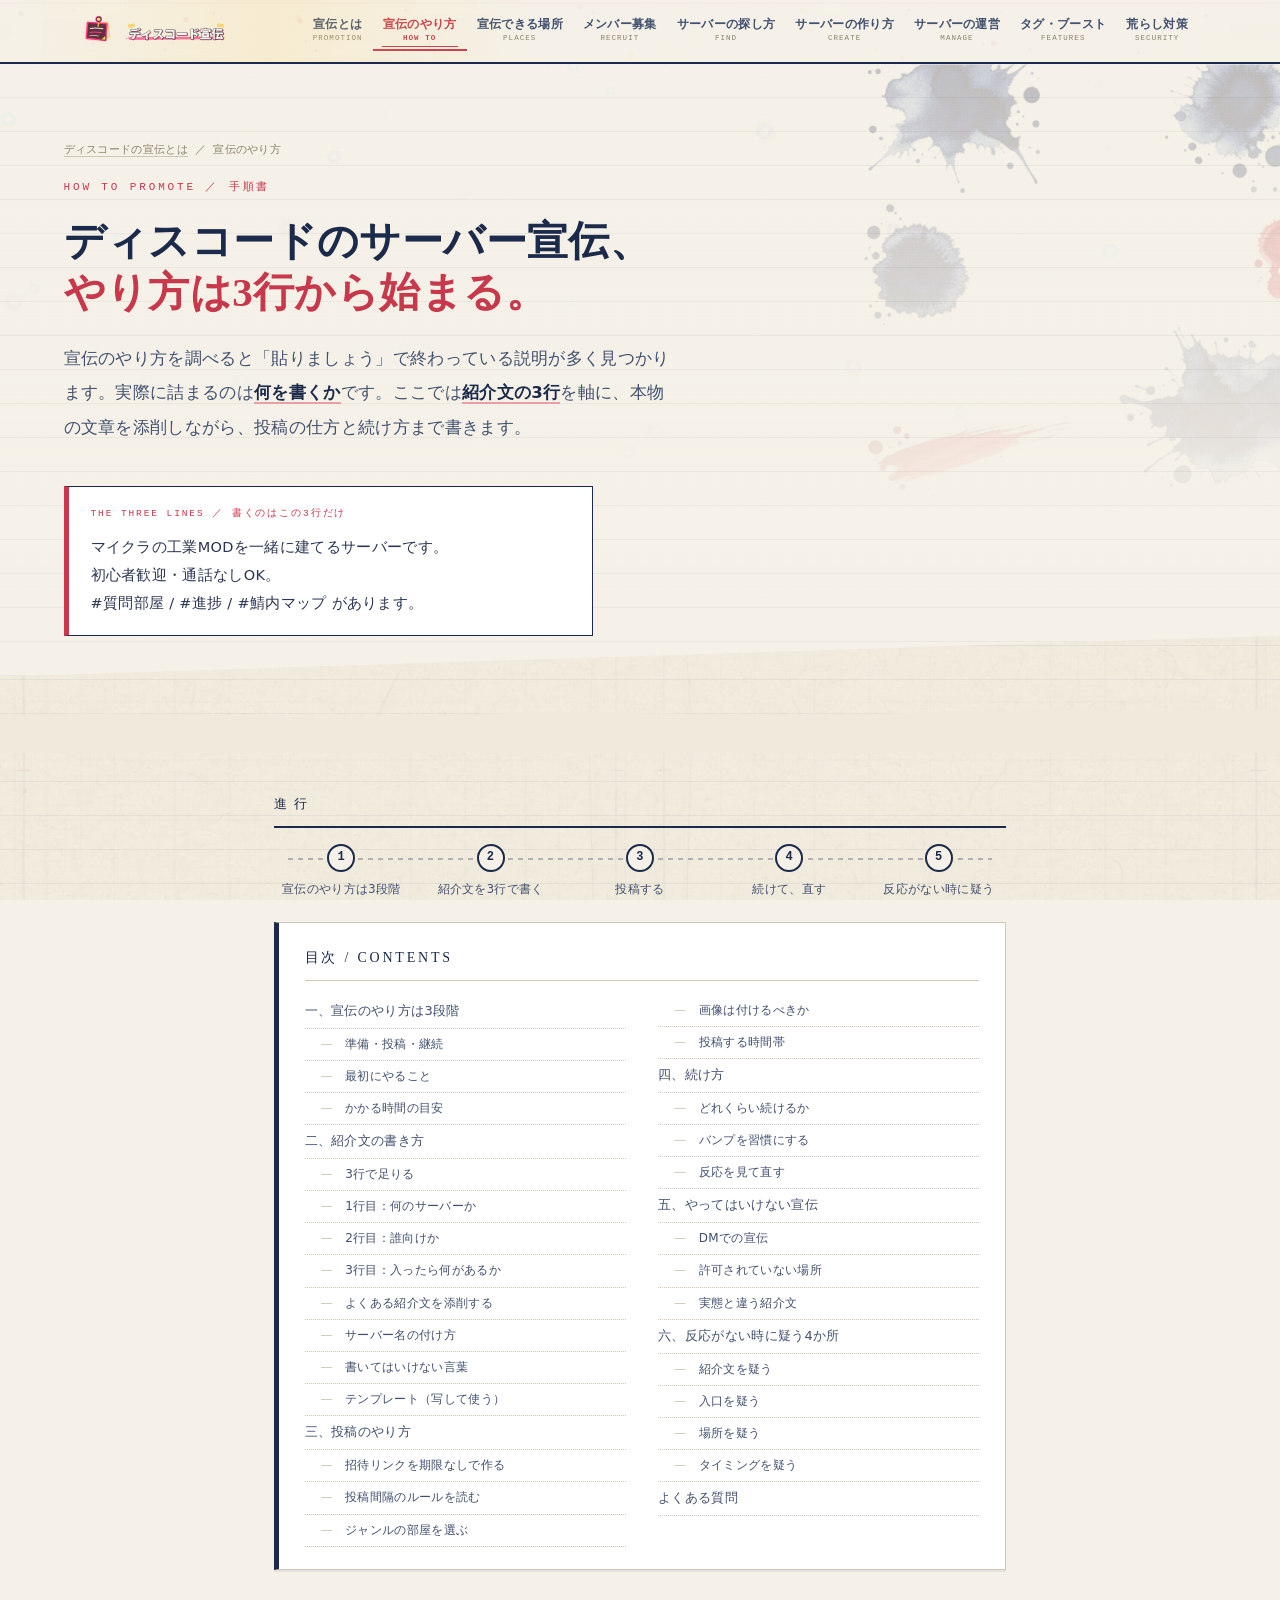
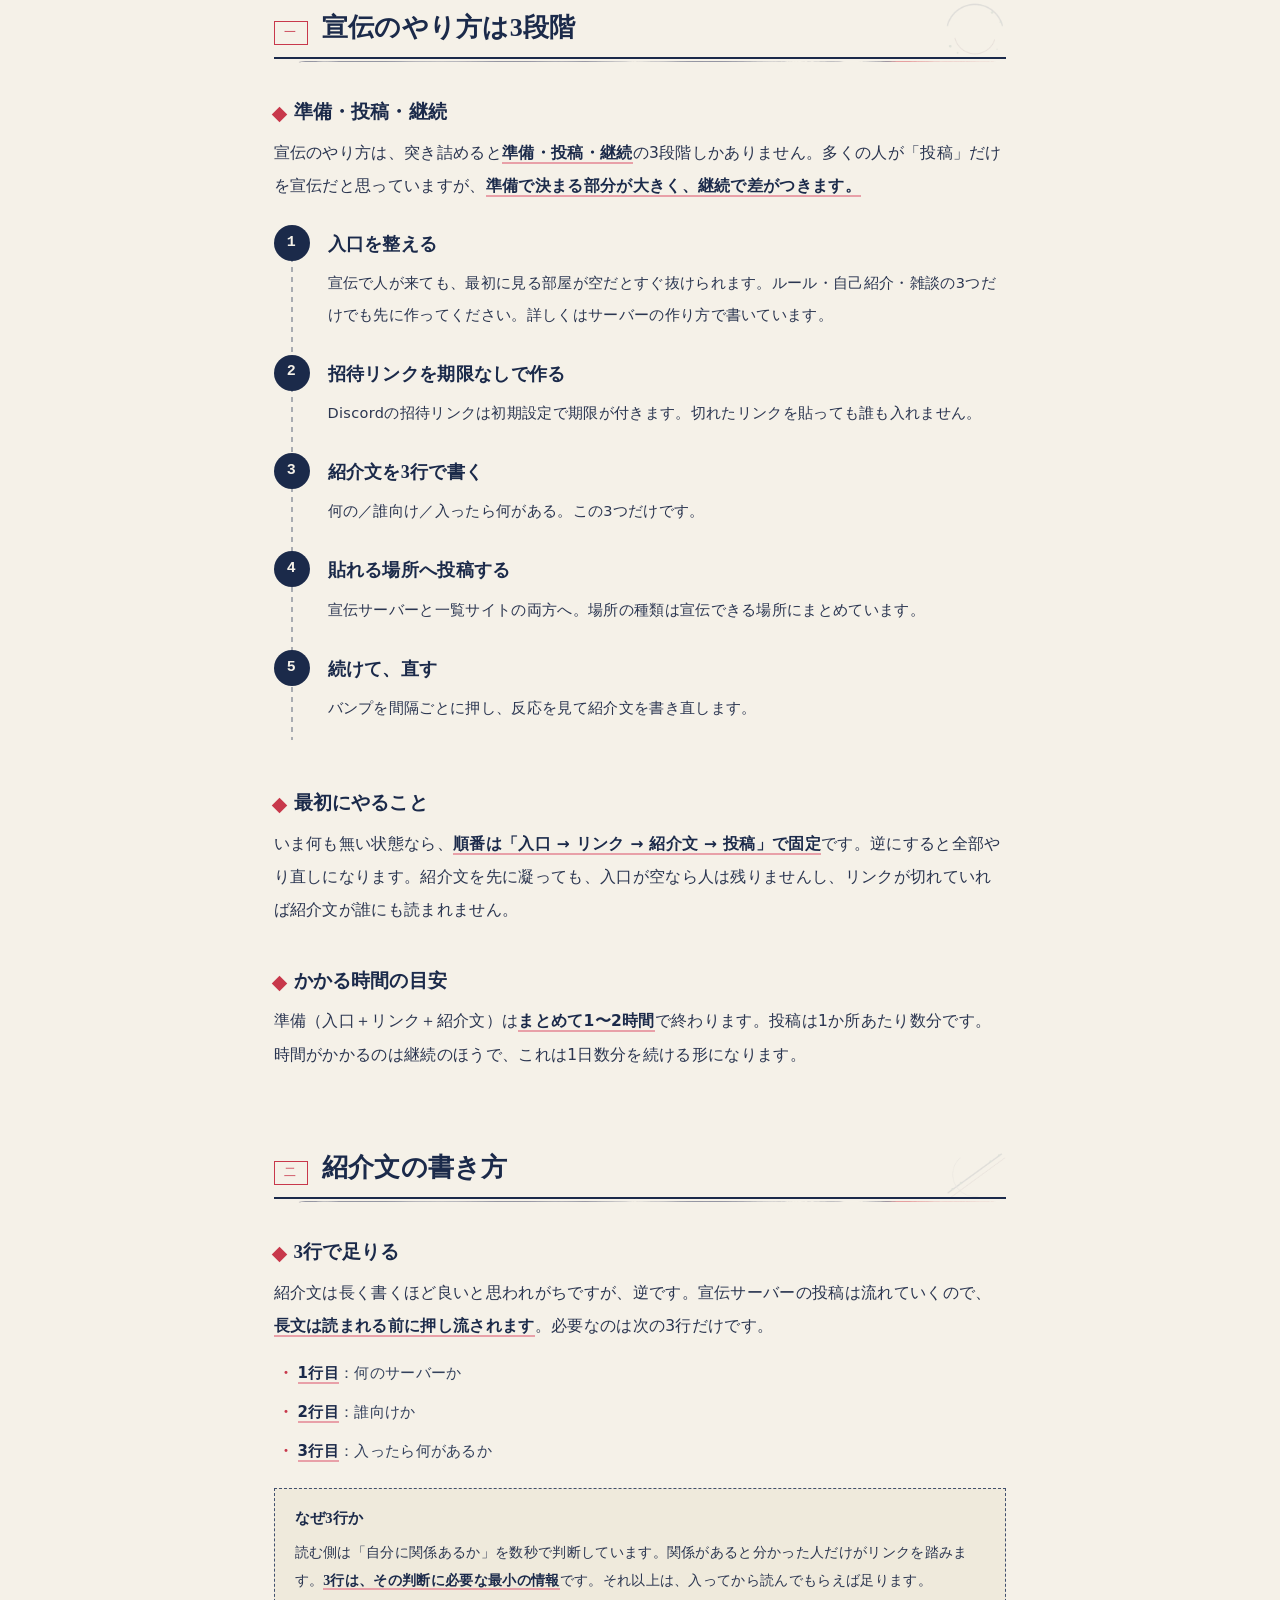
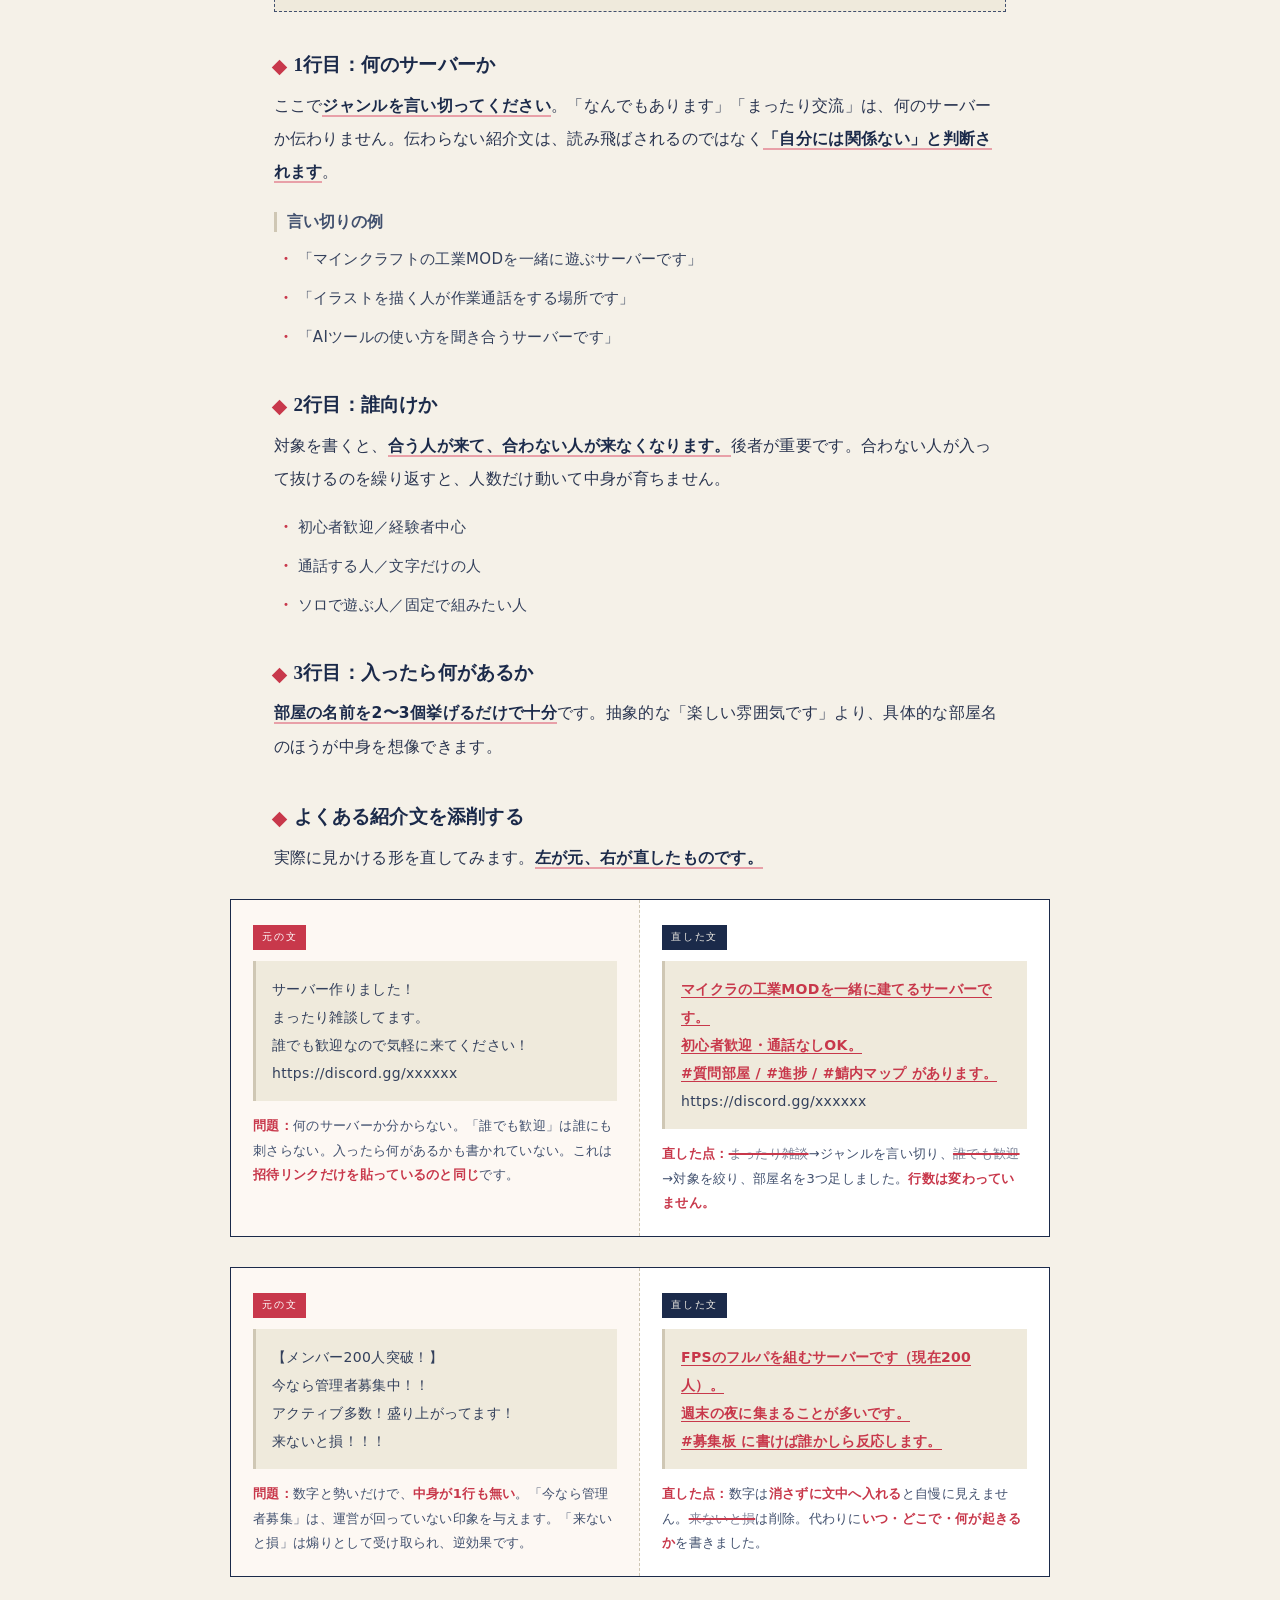
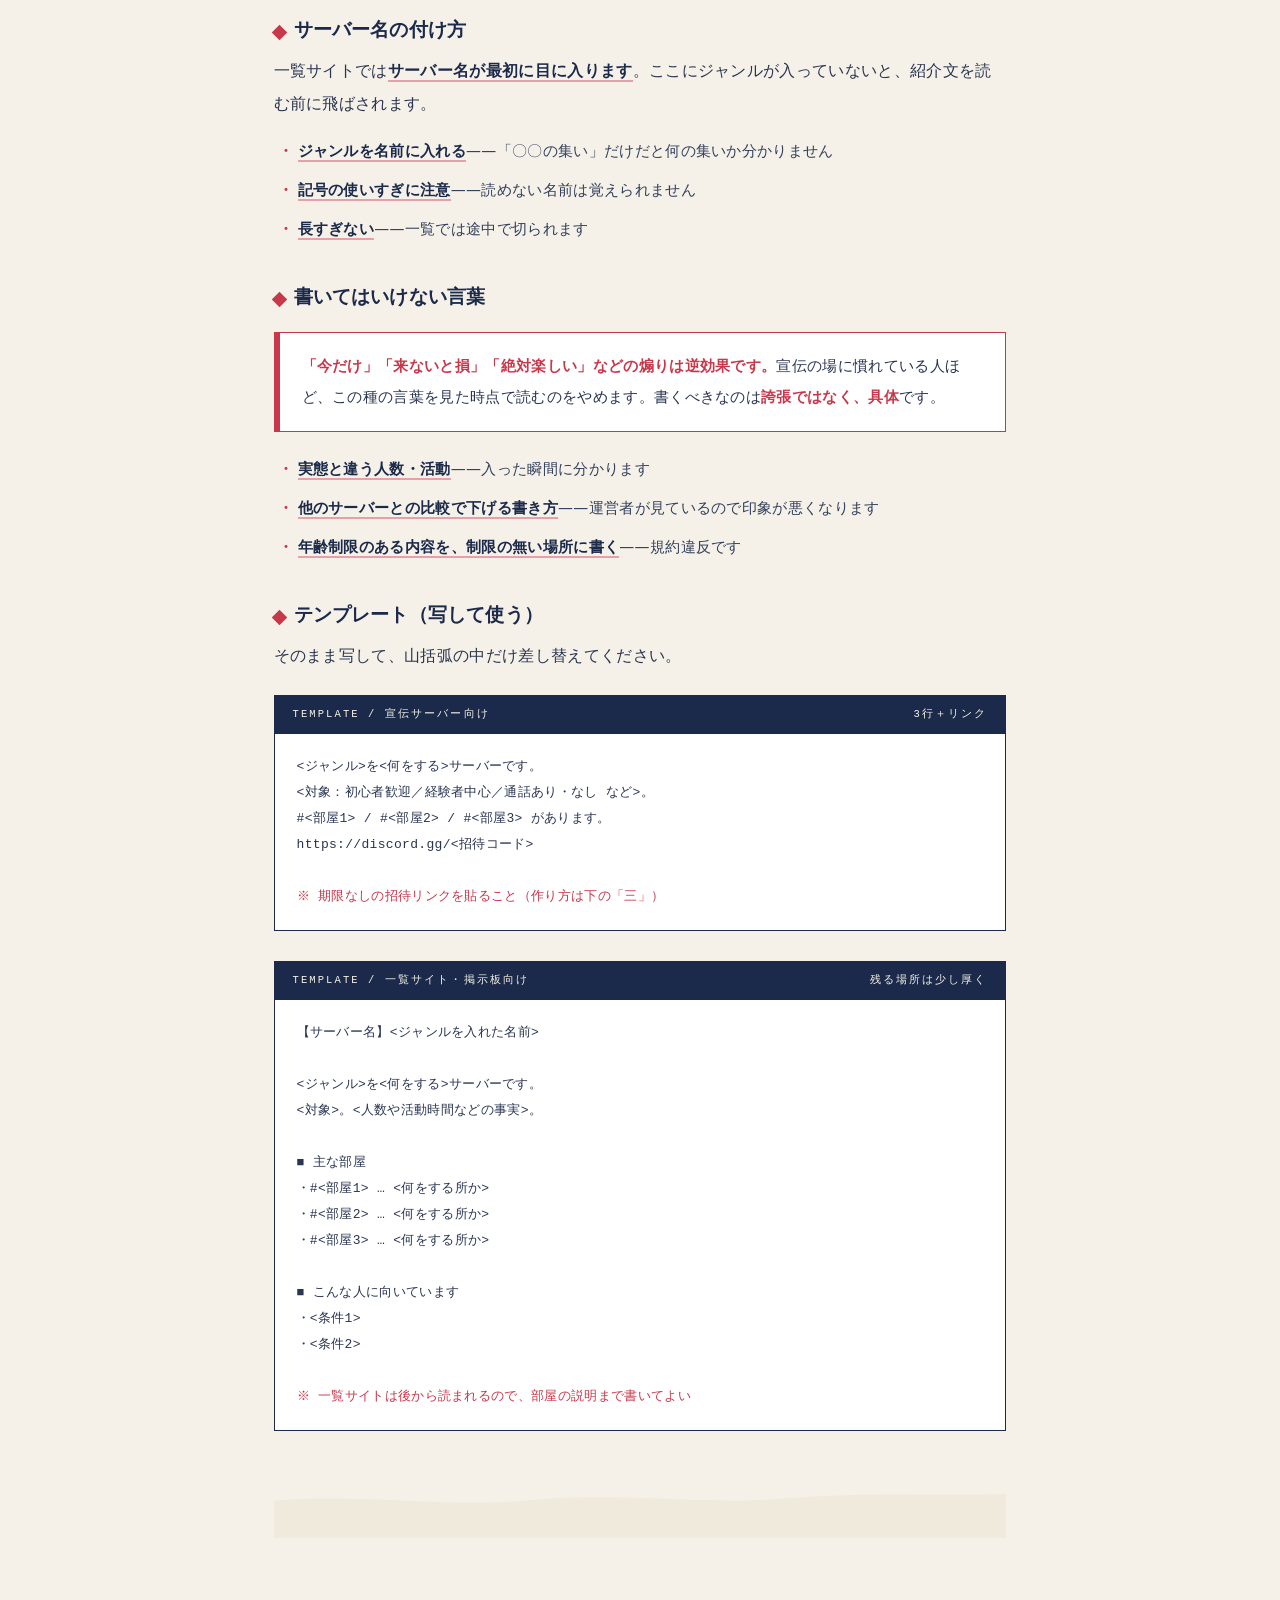
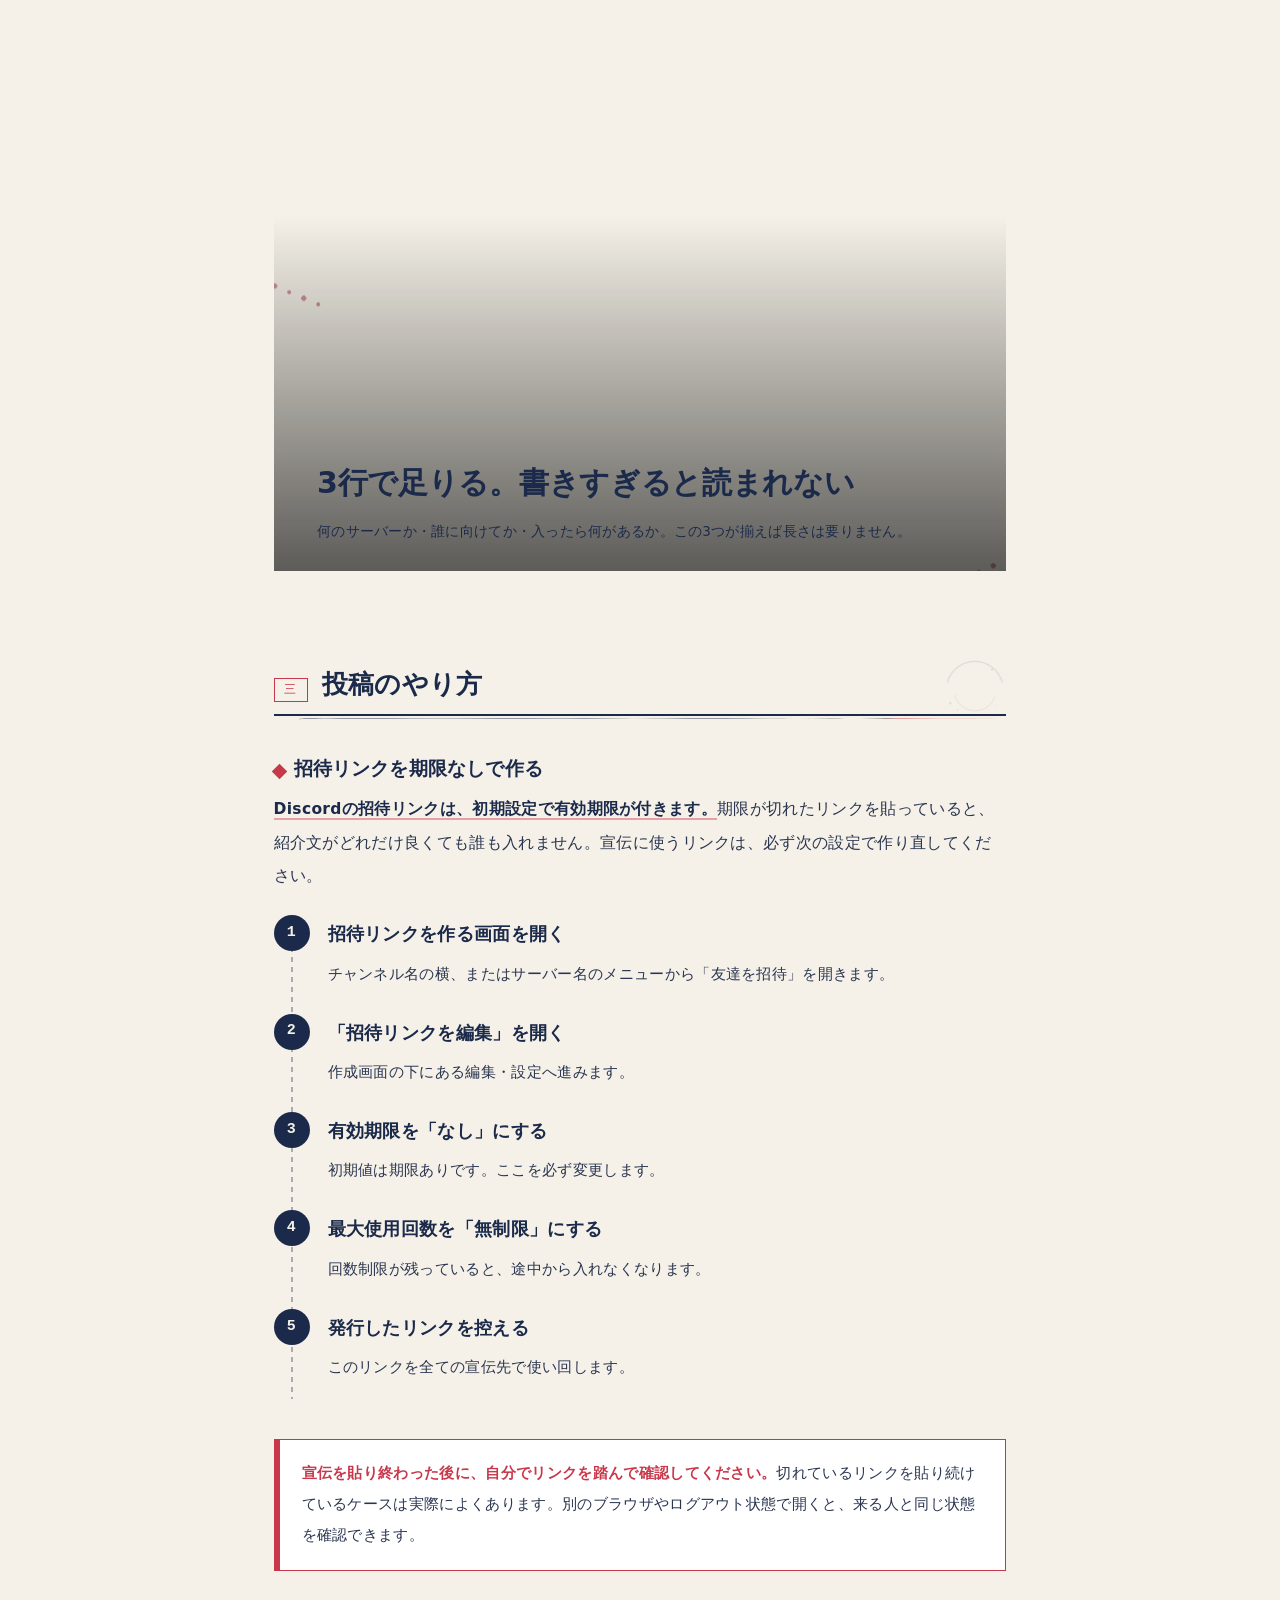
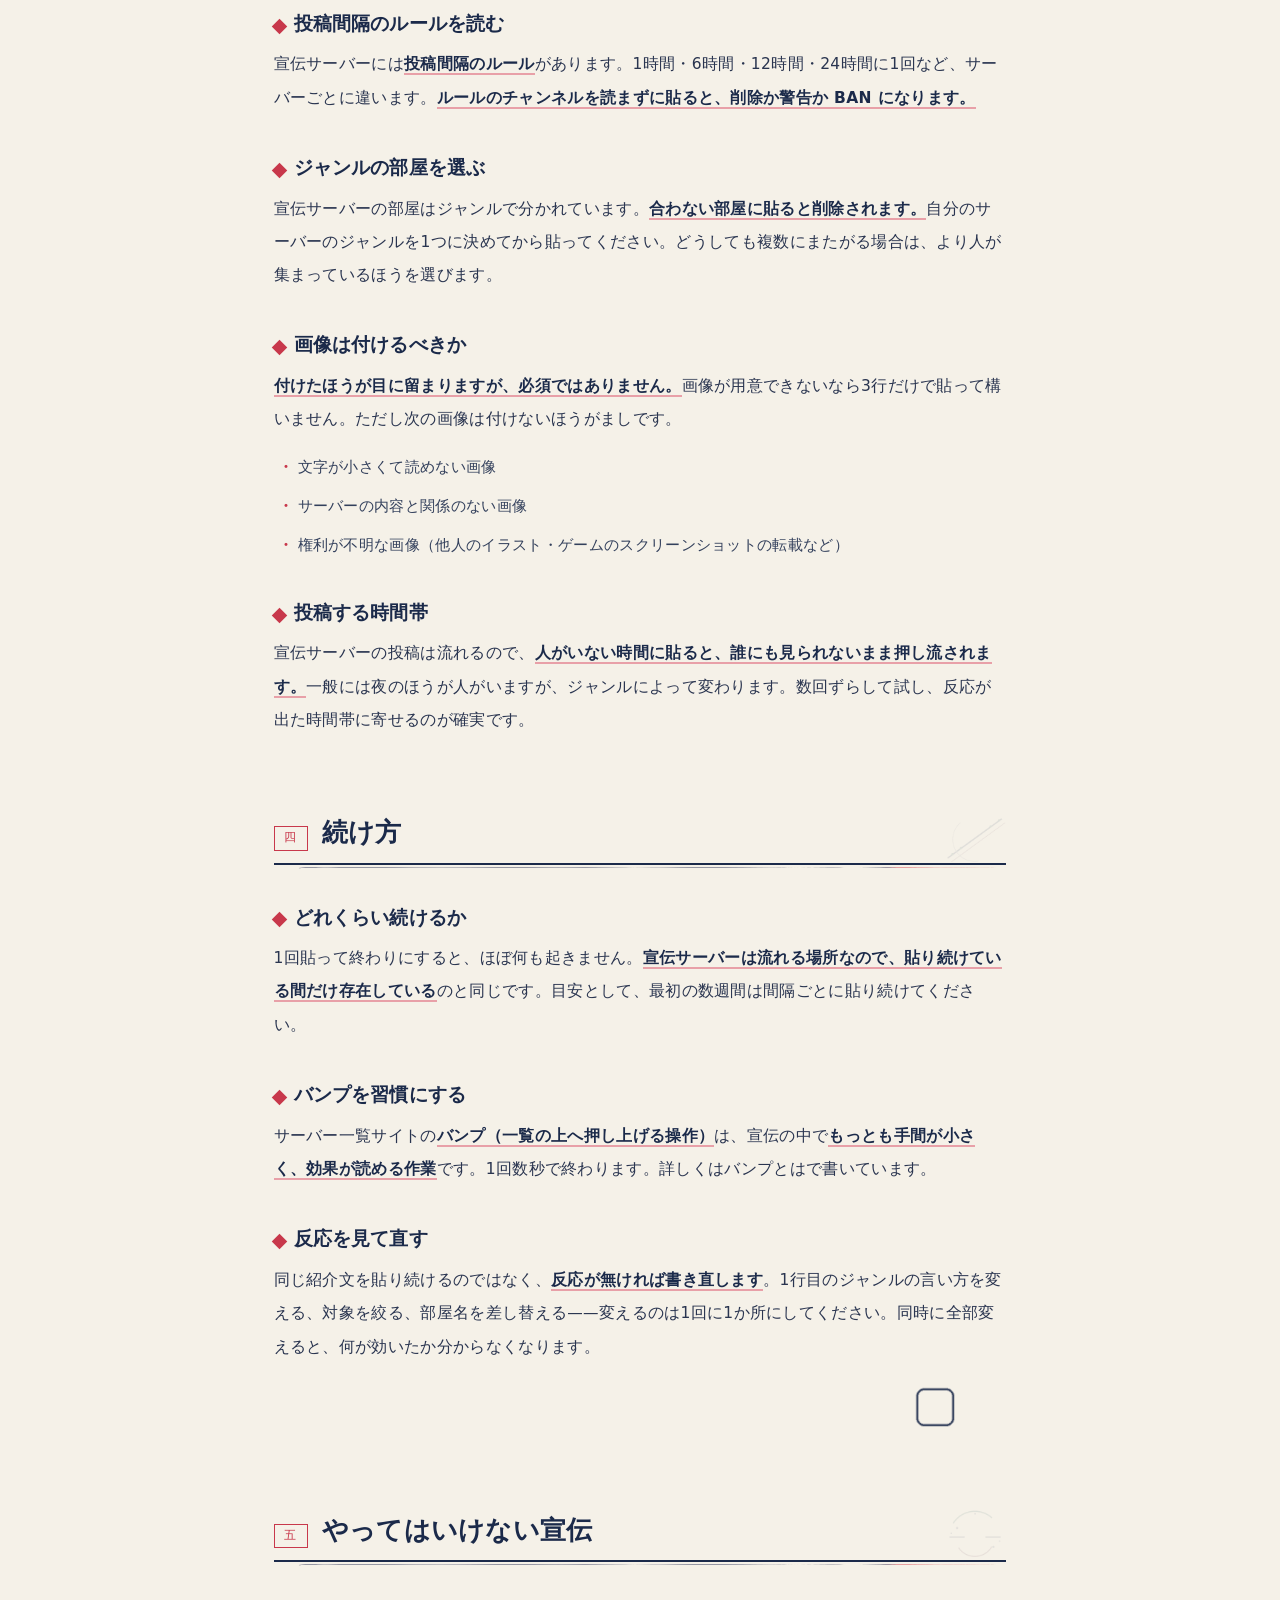
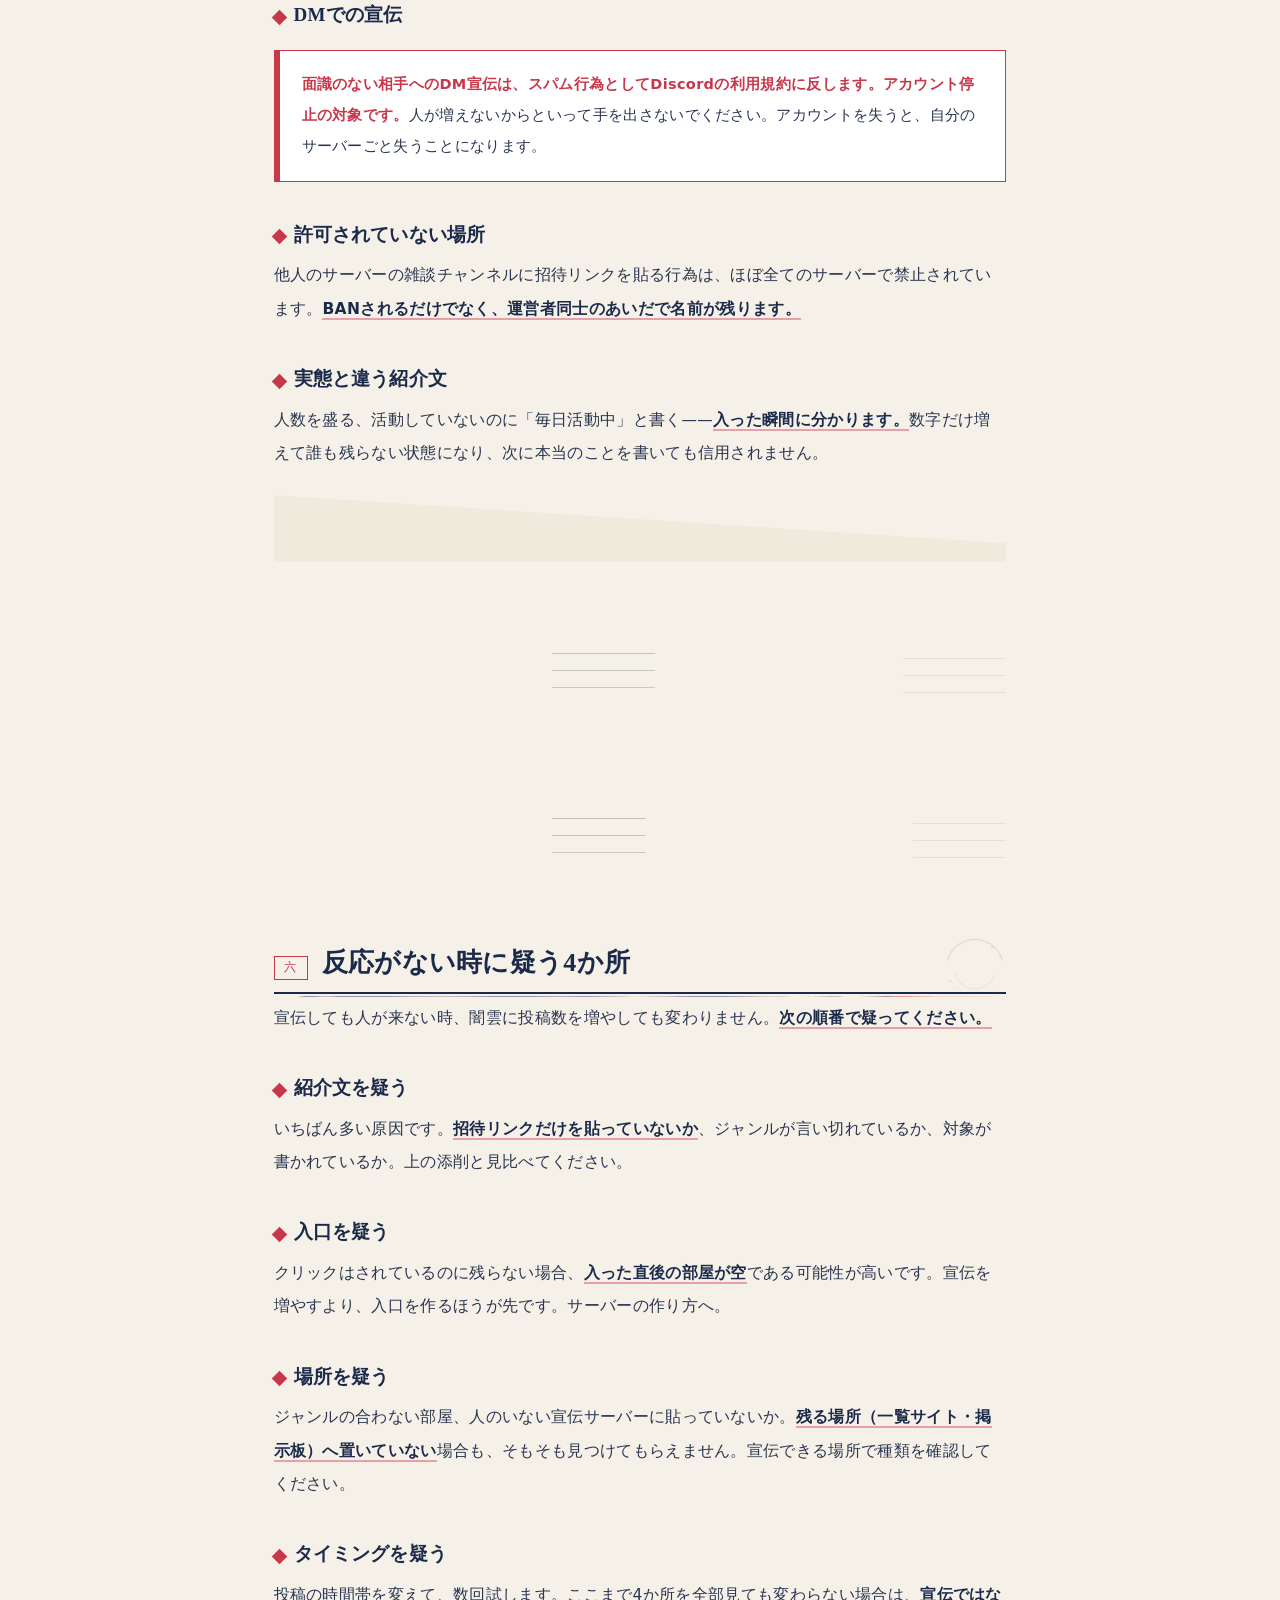
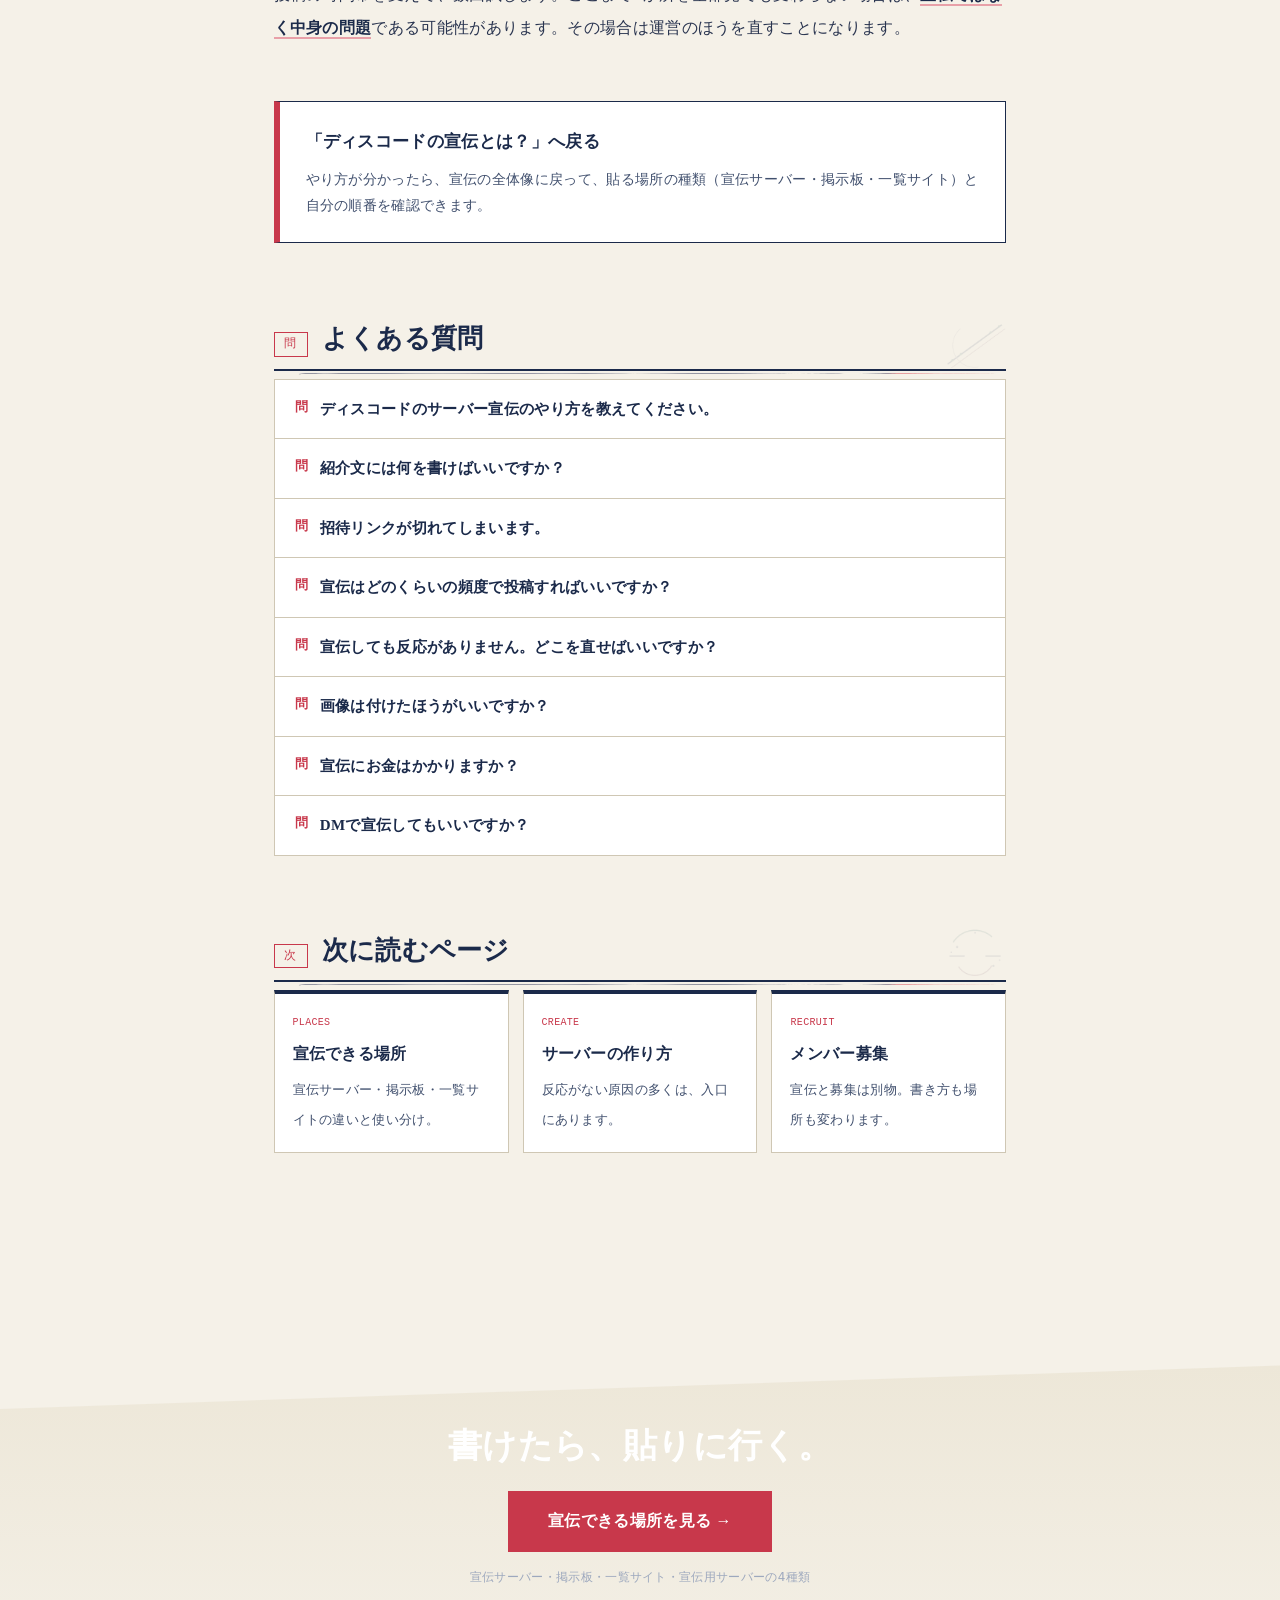
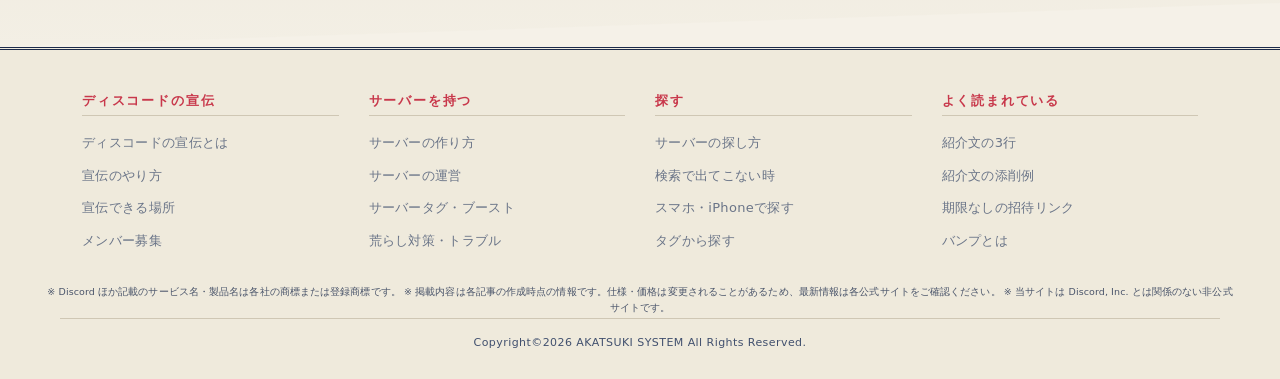
<file: how-to/index.html>
<!doctype html>
<html lang="ja">
  <head>
    <meta charset="utf-8" />
    <meta name="viewport" content="width=device-width,initial-scale=1" />
    <title>
      【2026年8月最新】ディスコードのサーバー宣伝のやり方・方法｜紹介文の書き方から続け方まで詳しく解説
    </title>
    <meta
      name="description"
      content="ディスコードのサーバー宣伝のやり方を、紹介文の3行の書き方・添削例・テンプレート・投稿間隔・招待リンクの作り方・反応がない時の直し方まで日本語で徹底解説します。無料でできます。"
    />
    <meta name="theme-color" content="#F5F1E8" />
    <meta name="robots" content="index,follow,max-image-preview:large" />
    <link rel="canonical" href="https://promo.akatsuki-system.online/how-to/" />
    <link rel="icon" href="../assets/logo-mark-01.svg" type="image/svg+xml" />
    <link rel="icon" href="../favicon.ico" sizes="any" />
    <link
      rel="icon"
      href="../favicon-16x16.png"
      sizes="16x16"
      type="image/png"
    />
    <link
      rel="icon"
      href="../favicon-32x32.png"
      sizes="32x32"
      type="image/png"
    />
    <link rel="apple-touch-icon" href="../apple-touch-icon.png" />
    <link rel="manifest" href="../site.webmanifest" />
    <meta property="og:type" content="article" />
    <meta property="og:locale" content="ja_JP" />
    <meta property="og:site_name" content="ディスコード宣伝" />
    <meta
      property="og:title"
      content="【2026年8月最新】ディスコードのサーバー宣伝のやり方・方法"
    />
    <meta
      property="og:description"
      content="紹介文の3行・添削例・テンプレート・投稿間隔・招待リンクの作り方まで。"
    />
    <meta
      property="og:url"
      content="https://promo.akatsuki-system.online/how-to/"
    />
    <meta
      property="og:image"
      content="https://promo.akatsuki-system.online/assets/discord-promo-ogp.png"
    />
    <meta property="og:image:type" content="image/png" />
    <meta property="og:image:width" content="1200" />
    <meta property="og:image:height" content="630" />
    <meta
      property="og:image:alt"
      content="ディスコード宣伝｜宣伝サーバー・掲示板・運営ガイド"
    />
    <meta name="twitter:card" content="summary_large_image" />
    <meta
      name="twitter:image"
      content="https://promo.akatsuki-system.online/assets/discord-promo-ogp.png"
    />
    <meta
      name="twitter:image:alt"
      content="ディスコード宣伝｜宣伝サーバー・掲示板・運営ガイド"
    />
    <script type="application/ld+json">
      {
        "@context": "https://schema.org",
        "@graph": [
          {
            "@type": "BreadcrumbList",
            "itemListElement": [
              {
                "@type": "ListItem",
                "position": 1,
                "name": "ディスコードの宣伝とは",
                "item": "https://promo.akatsuki-system.online/"
              },
              {
                "@type": "ListItem",
                "position": 2,
                "name": "宣伝のやり方",
                "item": "https://promo.akatsuki-system.online/how-to/"
              }
            ]
          },
          {
            "@type": "HowTo",
            "name": "ディスコードのサーバーを宣伝する方法",
            "inLanguage": "ja",
            "description": "ディスコードのサーバーを宣伝する手順を、準備・投稿・継続の3段階で解説します。",
            "step": [
              {
                "@type": "HowToStep",
                "name": "入口を整える",
                "text": "宣伝で人が来ても、最初に見る部屋が空だとすぐ抜けられます。ルール・自己紹介・雑談の3つだけでも先に作ります。"
              },
              {
                "@type": "HowToStep",
                "name": "招待リンクを期限なしで作る",
                "text": "Discordの招待リンクは初期設定で期限があります。有効期限をなし、使用回数を無制限にして作り直します。"
              },
              {
                "@type": "HowToStep",
                "name": "紹介文を3行で書く",
                "text": "何のサーバーか、誰向けか、入ったら何があるか。この3つを1行ずつ書きます。"
              },
              {
                "@type": "HowToStep",
                "name": "貼れる場所へ投稿する",
                "text": "宣伝サーバーと、サーバー一覧サイトの両方へ置きます。投稿間隔のルールを必ず読んでから貼ります。"
              },
              {
                "@type": "HowToStep",
                "name": "続けて、直す",
                "text": "バンプを間隔ごとに続け、反応を見て紹介文を書き直します。"
              }
            ]
          },
          {
            "@type": "FAQPage",
            "mainEntity": [
              {
                "@type": "Question",
                "name": "ディスコードのサーバー宣伝のやり方を教えてください。",
                "acceptedAnswer": {
                  "@type": "Answer",
                  "text": "入口を整える、期限なしの招待リンクを作る、紹介文を3行で書く、宣伝サーバーとサーバー一覧サイトへ投稿する、バンプを続けながら反応を見て直す、の5段階です。すべて無料でできます。"
                }
              },
              {
                "@type": "Question",
                "name": "紹介文には何を書けばいいですか？",
                "acceptedAnswer": {
                  "@type": "Answer",
                  "text": "何のサーバーか、誰向けか、入ったら何があるか。この3つを1行ずつ書けば足ります。長く書くより、この3つが揃っているかどうかで反応が変わります。"
                }
              },
              {
                "@type": "Question",
                "name": "招待リンクが切れてしまいます。",
                "acceptedAnswer": {
                  "@type": "Answer",
                  "text": "Discordの招待リンクは初期設定で有効期限があります。招待を作成する画面で有効期限を「なし」、最大使用回数を「無制限」に変更してから発行してください。宣伝に貼るリンクは必ずこの設定にします。"
                }
              },
              {
                "@type": "Question",
                "name": "宣伝はどのくらいの頻度で投稿すればいいですか？",
                "acceptedAnswer": {
                  "@type": "Answer",
                  "text": "宣伝サーバーごとに投稿間隔のルールがあり、1時間から24時間に1回まで様々です。そのサーバーのルールに従ってください。ルールより短い間隔で投稿すると削除やBANの対象になります。"
                }
              },
              {
                "@type": "Question",
                "name": "宣伝しても反応がありません。どこを直せばいいですか？",
                "acceptedAnswer": {
                  "@type": "Answer",
                  "text": "順番に疑ってください。1つ目は紹介文で、招待リンクだけを貼っていないか。2つ目は入口で、入った直後の部屋が空になっていないか。3つ目は場所で、ジャンルの合わない部屋に貼っていないか。4つ目はタイミングで、人がいない時間に投稿していないかです。"
                }
              },
              {
                "@type": "Question",
                "name": "画像は付けたほうがいいですか？",
                "acceptedAnswer": {
                  "@type": "Answer",
                  "text": "付けたほうが目に留まりますが、必須ではありません。画像を用意できない場合、3行の紹介文だけでも十分に機能します。文字が読めない画像や、内容と関係のない画像は逆効果です。"
                }
              },
              {
                "@type": "Question",
                "name": "宣伝にお金はかかりますか？",
                "acceptedAnswer": {
                  "@type": "Answer",
                  "text": "かかりません。宣伝サーバーへの投稿も、主要なサーバー一覧サイトへの登録も無料です。有料の掲載枠を持つサイトもありますが、無料の範囲でやり切ってから検討して問題ありません。"
                }
              },
              {
                "@type": "Question",
                "name": "DMで宣伝してもいいですか？",
                "acceptedAnswer": {
                  "@type": "Answer",
                  "text": "いけません。面識のない相手へのDMによる宣伝はスパム行為として扱われ、Discordの利用規約に反します。アカウント停止の対象になり、サーバーごと失う可能性があります。"
                }
              }
            ]
          }
        ]
      }
    </script>
    <link rel="stylesheet" href="../styles.css?v=347d1afc" />
    <link rel="stylesheet" href="../page-styles/howto.css?v=12af99d6" />
  </head>
  <body data-route="howto">
    <a class="skip" href="#main">本文へ移動</a>
    <div class="sheetbg" aria-hidden="true"></div>

    <header class="site-head tabbar">
      <span class="site-header__motion" aria-hidden="true"></span
      ><span class="site-header__light-sweep" aria-hidden="true"></span>
      <div class="tab-in">
        <a class="logo" href="../"
          ><img
            class="site-header__logo-mark"
            src="../assets/logo-mark-01.svg"
            alt=""
            width="34"
            height="34" /><img
            class="site-header__logo-type"
            src="../assets/logo-type-01.svg"
            alt="ディスコード宣伝"
            height="22"
        /></a>
        <nav data-nav>
          <a href="../"><b>宣伝とは</b><i>Promotion</i></a>
          <a href="../how-to/" aria-current="page"
            ><b>宣伝のやり方</b><i>How to</i></a
          >
          <a href="../places/"><b>宣伝できる場所</b><i>Places</i></a>
          <a href="../recruit/"><b>メンバー募集</b><i>Recruit</i></a>
          <a href="../find/"><b>サーバーの探し方</b><i>Find</i></a>
          <a href="../create/"><b>サーバーの作り方</b><i>Create</i></a>
          <a href="../manage/"><b>サーバーの運営</b><i>Manage</i></a>
          <a href="../features/"><b>タグ・ブースト</b><i>Features</i></a>
          <a href="../trouble/"><b>荒らし対策</b><i>Security</i></a>
        </nav>
        <button data-burger type="button" aria-expanded="false">
          <span></span><span></span><span></span><i class="sr">メニュー</i>
        </button>
      </div>
    </header>

    <main id="main">
      <section class="hero">
        <div class="hero-media" aria-hidden="true"></div>
        <div class="hero-veil" aria-hidden="true"></div>
        <div class="hero-in wrap">
          <nav class="crumb" aria-label="パンくず">
            <a href="../">ディスコードの宣伝とは</a> ／ 宣伝のやり方
          </nav>
          <p class="no">HOW TO PROMOTE ／ 手順書</p>
          <h1>
            ディスコードのサーバー宣伝、<br /><em>やり方は3行から始まる。</em>
          </h1>
          <p class="lead">
            宣伝のやり方を調べると「貼りましょう」で終わっている説明が多く見つかります。実際に詰まるのは<b>何を書くか</b>です。ここでは<b>紹介文の3行</b>を軸に、本物の文章を添削しながら、投稿の仕方と続け方まで書きます。
          </p>
          <div class="grow" data-rv>
            <span class="lb">THE THREE LINES ／ 書くのはこの3行だけ</span>
            <div class="kinetic">
              <span class="ln"
                ><span
                  >マイクラの工業MODを一緒に建てるサーバーです。</span
                ></span
              >
              <span class="ln"><span>初心者歓迎・通話なしOK。</span></span>
              <span class="ln"
                ><span>#質問部屋 / #進捗 / #鯖内マップ があります。</span></span
              >
            </div>
          </div>
        </div>
      </section>
      <!--WAVE-->
      <div class="wave-wrap wave-paper">
        <svg
          class="wave"
          xmlns="http://www.w3.org/2000/svg"
          viewBox="0 0 1440 120"
          preserveAspectRatio="none"
          aria-hidden="true"
        >
          <path
            d="M0 62 C180 50 330 74 510 61 C690 48 840 70 1020 58 C1180 47 1320 56 1440 51 L1440 120 L0 120 Z"
            fill="currentColor"
          />
        </svg>
      </div>
      <!--WAVE-->
      <div class="two">
        <aside class="side">
          <nav class="flow" aria-label="手順">
            <p class="flow-h">進 行</p>
            <ol>
              <li><a href="#s1">宣伝のやり方は3段階</a></li>
              <li><a href="#s2">紹介文を3行で書く</a></li>
              <li><a href="#s3">投稿する</a></li>
              <li><a href="#s4">続けて、直す</a></li>
              <li><a href="#s6">反応がない時に疑う</a></li>
            </ol>
          </nav>
          <div class="toc" data-rv>
            <p class="toc-h">目次 / CONTENTS</p>
            <ol>
              <li><a href="#s1">一、宣伝のやり方は3段階</a></li>
              <li><a class="lv3" href="#s1-1">準備・投稿・継続</a></li>
              <li><a class="lv3" href="#s1-2">最初にやること</a></li>
              <li><a class="lv3" href="#s1-3">かかる時間の目安</a></li>
              <li><a href="#s2">二、紹介文の書き方</a></li>
              <li><a class="lv3" href="#s2-1">3行で足りる</a></li>
              <li><a class="lv3" href="#s2-2">1行目：何のサーバーか</a></li>
              <li><a class="lv3" href="#s2-3">2行目：誰向けか</a></li>
              <li><a class="lv3" href="#s2-4">3行目：入ったら何があるか</a></li>
              <li><a class="lv3" href="#s2-5">よくある紹介文を添削する</a></li>
              <li><a class="lv3" href="#s2-6">サーバー名の付け方</a></li>
              <li><a class="lv3" href="#s2-7">書いてはいけない言葉</a></li>
              <li>
                <a class="lv3" href="#s2-8">テンプレート（写して使う）</a>
              </li>
              <li><a href="#s3">三、投稿のやり方</a></li>
              <li>
                <a class="lv3" href="#s3-1">招待リンクを期限なしで作る</a>
              </li>
              <li><a class="lv3" href="#s3-2">投稿間隔のルールを読む</a></li>
              <li><a class="lv3" href="#s3-3">ジャンルの部屋を選ぶ</a></li>
              <li><a class="lv3" href="#s3-4">画像は付けるべきか</a></li>
              <li><a class="lv3" href="#s3-5">投稿する時間帯</a></li>
              <li><a href="#s4">四、続け方</a></li>
              <li><a class="lv3" href="#s4-1">どれくらい続けるか</a></li>
              <li><a class="lv3" href="#s4-2">バンプを習慣にする</a></li>
              <li><a class="lv3" href="#s4-3">反応を見て直す</a></li>
              <li><a href="#s5">五、やってはいけない宣伝</a></li>
              <li><a class="lv3" href="#s5-1">DMでの宣伝</a></li>
              <li><a class="lv3" href="#s5-2">許可されていない場所</a></li>
              <li><a class="lv3" href="#s5-3">実態と違う紹介文</a></li>
              <li><a href="#s6">六、反応がない時に疑う4か所</a></li>
              <li><a class="lv3" href="#s6-1">紹介文を疑う</a></li>
              <li><a class="lv3" href="#s6-2">入口を疑う</a></li>
              <li><a class="lv3" href="#s6-3">場所を疑う</a></li>
              <li><a class="lv3" href="#s6-4">タイミングを疑う</a></li>
              <li><a href="#faq">よくある質問</a></li>
            </ol>
          </div>
        </aside>

        <!--SPLIT-->
        <section class="doc">
          <div>
            <h2 id="s1"><span class="n">一</span>宣伝のやり方は3段階</h2>

            <h3 id="s1-1">準備・投稿・継続</h3>
            <p>
              宣伝のやり方は、突き詰めると<strong>準備・投稿・継続</strong>の3段階しかありません。多くの人が「投稿」だけを宣伝だと思っていますが、<strong
                >準備で決まる部分が大きく、継続で差がつきます。</strong
              >
            </p>
            <ol class="steps">
              <li>
                <b>入口を整える</b>
                <p>
                  宣伝で人が来ても、最初に見る部屋が空だとすぐ抜けられます。ルール・自己紹介・雑談の3つだけでも先に作ってください。詳しくは<a
                    href="../create/"
                    >サーバーの作り方</a
                  >で書いています。
                </p>
              </li>
              <li>
                <b>招待リンクを期限なしで作る</b>
                <p>
                  Discordの招待リンクは初期設定で期限が付きます。切れたリンクを貼っても誰も入れません。
                </p>
              </li>
              <li>
                <b>紹介文を3行で書く</b>
                <p>何の／誰向け／入ったら何がある。この3つだけです。</p>
              </li>
              <li>
                <b>貼れる場所へ投稿する</b>
                <p>
                  宣伝サーバーと一覧サイトの両方へ。場所の種類は<a
                    href="../places/"
                    >宣伝できる場所</a
                  >にまとめています。
                </p>
              </li>
              <li>
                <b>続けて、直す</b>
                <p>バンプを間隔ごとに押し、反応を見て紹介文を書き直します。</p>
              </li>
            </ol>

            <h3 id="s1-2">最初にやること</h3>
            <p>
              いま何も無い状態なら、<strong
                >順番は「入口 → リンク → 紹介文 → 投稿」で固定</strong
              >です。逆にすると全部やり直しになります。紹介文を先に凝っても、入口が空なら人は残りませんし、リンクが切れていれば紹介文が誰にも読まれません。
            </p>

            <h3 id="s1-3">かかる時間の目安</h3>
            <p>
              準備（入口＋リンク＋紹介文）は<strong>まとめて1〜2時間</strong>で終わります。投稿は1か所あたり数分です。時間がかかるのは継続のほうで、これは1日数分を続ける形になります。
            </p>

            <h2 id="s2"><span class="n">二</span>紹介文の書き方</h2>

            <h3 id="s2-1">3行で足りる</h3>
            <p>
              紹介文は長く書くほど良いと思われがちですが、逆です。宣伝サーバーの投稿は流れていくので、<strong>長文は読まれる前に押し流されます</strong>。必要なのは次の3行だけです。
            </p>
            <ul>
              <li><strong>1行目</strong>：何のサーバーか</li>
              <li><strong>2行目</strong>：誰向けか</li>
              <li><strong>3行目</strong>：入ったら何があるか</li>
            </ul>
            <div class="memo">
              <b>なぜ3行か</b>
              <p>
                読む側は「自分に関係あるか」を数秒で判断しています。関係があると分かった人だけがリンクを踏みます。<strong>3行は、その判断に必要な最小の情報</strong>です。それ以上は、入ってから読んでもらえば足ります。
              </p>
            </div>

            <h3 id="s2-2">1行目：何のサーバーか</h3>
            <p>
              ここで<strong>ジャンルを言い切ってください</strong>。「なんでもあります」「まったり交流」は、何のサーバーか伝わりません。伝わらない紹介文は、読み飛ばされるのではなく<strong>「自分には関係ない」と判断されます</strong>。
            </p>
            <h4>言い切りの例</h4>
            <ul>
              <li>「マインクラフトの工業MODを一緒に遊ぶサーバーです」</li>
              <li>「イラストを描く人が作業通話をする場所です」</li>
              <li>「AIツールの使い方を聞き合うサーバーです」</li>
            </ul>

            <h3 id="s2-3">2行目：誰向けか</h3>
            <p>
              対象を書くと、<strong>合う人が来て、合わない人が来なくなります。</strong>後者が重要です。合わない人が入って抜けるのを繰り返すと、人数だけ動いて中身が育ちません。
            </p>
            <ul>
              <li>初心者歓迎／経験者中心</li>
              <li>通話する人／文字だけの人</li>
              <li>ソロで遊ぶ人／固定で組みたい人</li>
            </ul>

            <h3 id="s2-4">3行目：入ったら何があるか</h3>
            <p>
              <strong>部屋の名前を2〜3個挙げるだけで十分</strong
              >です。抽象的な「楽しい雰囲気です」より、具体的な部屋名のほうが中身を想像できます。
            </p>

            <h3 id="s2-5">よくある紹介文を添削する</h3>
            <p>
              実際に見かける形を直してみます。<strong
                >左が元、右が直したものです。</strong
              >
            </p>

            <div class="redpen">
              <div class="bad">
                <span class="lb">元の文</span>
                <p class="ex">
                  サーバー作りました！<br />まったり雑談してます。<br />誰でも歓迎なので気軽に来てください！<br />https://discord.gg/xxxxxx
                </p>
                <p class="why">
                  <b>問題：</b
                  >何のサーバーか分からない。「誰でも歓迎」は誰にも刺さらない。入ったら何があるかも書かれていない。これは<b>招待リンクだけを貼っているのと同じ</b>です。
                </p>
              </div>
              <div class="good">
                <span class="lb">直した文</span>
                <p class="ex">
                  <span class="add"
                    >マイクラの工業MODを一緒に建てるサーバーです。</span
                  ><br /><span class="add">初心者歓迎・通話なしOK。</span
                  ><br /><span class="add"
                    >#質問部屋 / #進捗 / #鯖内マップ があります。</span
                  ><br />https://discord.gg/xxxxxx
                </p>
                <p class="why">
                  <b>直した点：</b
                  ><span class="strike">まったり雑談</span
                  >→ジャンルを言い切り、<span class="strike">誰でも歓迎</span
                  >→対象を絞り、部屋名を3つ足しました。<b
                    >行数は変わっていません。</b
                  >
                </p>
              </div>
            </div>

            <div class="redpen">
              <div class="bad">
                <span class="lb">元の文</span>
                <p class="ex">
                  【メンバー200人突破！】<br />今なら管理者募集中！！<br />アクティブ多数！盛り上がってます！<br />来ないと損！！！
                </p>
                <p class="why">
                  <b>問題：</b
                  >数字と勢いだけで、<b>中身が1行も無い</b>。「今なら管理者募集」は、運営が回っていない印象を与えます。「来ないと損」は煽りとして受け取られ、逆効果です。
                </p>
              </div>
              <div class="good">
                <span class="lb">直した文</span>
                <p class="ex">
                  <span class="add"
                    >FPSのフルパを組むサーバーです（現在200人）。</span
                  ><br /><span class="add"
                    >週末の夜に集まることが多いです。</span
                  ><br /><span class="add"
                    >#募集板 に書けば誰かしら反応します。</span
                  >
                </p>
                <p class="why">
                  <b>直した点：</b
                  >数字は<b>消さずに文中へ入れる</b>と自慢に見えません。<span
                    class="strike"
                    >来ないと損</span
                  >は削除。代わりに<b>いつ・どこで・何が起きるか</b>を書きました。
                </p>
              </div>
            </div>

            <h3 id="s2-6">サーバー名の付け方</h3>
            <p>
              一覧サイトでは<strong>サーバー名が最初に目に入ります</strong>。ここにジャンルが入っていないと、紹介文を読む前に飛ばされます。
            </p>
            <ul>
              <li>
                <strong>ジャンルを名前に入れる</strong
                >——「〇〇の集い」だけだと何の集いか分かりません
              </li>
              <li>
                <strong>記号の使いすぎに注意</strong
                >——読めない名前は覚えられません
              </li>
              <li><strong>長すぎない</strong>——一覧では途中で切られます</li>
            </ul>

            <h3 id="s2-7">書いてはいけない言葉</h3>
            <div class="warn">
              <p>
                <b
                  >「今だけ」「来ないと損」「絶対楽しい」などの煽りは逆効果です。</b
                >宣伝の場に慣れている人ほど、この種の言葉を見た時点で読むのをやめます。書くべきなのは<b>誇張ではなく、具体</b>です。
              </p>
            </div>
            <ul>
              <li>
                <strong>実態と違う人数・活動</strong>——入った瞬間に分かります
              </li>
              <li>
                <strong>他のサーバーとの比較で下げる書き方</strong
                >——運営者が見ているので印象が悪くなります
              </li>
              <li>
                <strong>年齢制限のある内容を、制限の無い場所に書く</strong
                >——規約違反です
              </li>
            </ul>

            <h3 id="s2-8">テンプレート（写して使う）</h3>
            <p>そのまま写して、山括弧の中だけ差し替えてください。</p>
            <div class="tmpl">
              <div class="tmpl-h">
                <span>TEMPLATE / 宣伝サーバー向け</span><span>3行＋リンク</span>
              </div>
              <pre>&lt;ジャンル&gt;を&lt;何をする&gt;サーバーです。
&lt;対象：初心者歓迎／経験者中心／通話あり・なし など&gt;。
#&lt;部屋1&gt; / #&lt;部屋2&gt; / #&lt;部屋3&gt; があります。
https://discord.gg/&lt;招待コード&gt;

<span class="cm">※ 期限なしの招待リンクを貼ること（作り方は下の「三」）</span></pre>
            </div>
            <div class="tmpl">
              <div class="tmpl-h">
                <span>TEMPLATE / 一覧サイト・掲示板向け</span
                ><span>残る場所は少し厚く</span>
              </div>
              <pre>【サーバー名】&lt;ジャンルを入れた名前&gt;

&lt;ジャンル&gt;を&lt;何をする&gt;サーバーです。
&lt;対象&gt;。&lt;人数や活動時間などの事実&gt;。

■ 主な部屋
・#&lt;部屋1&gt; … &lt;何をする所か&gt;
・#&lt;部屋2&gt; … &lt;何をする所か&gt;
・#&lt;部屋3&gt; … &lt;何をする所か&gt;

■ こんな人に向いています
・&lt;条件1&gt;
・&lt;条件2&gt;

<span class="cm">※ 一覧サイトは後から読まれるので、部屋の説明まで書いてよい</span></pre>
            </div>
          </div>
        </section>
        <div class="wave-wrap wave-paper">
          <svg
            class="wave"
            xmlns="http://www.w3.org/2000/svg"
            viewBox="0 0 1440 120"
            preserveAspectRatio="none"
            aria-hidden="true"
          >
            <path
              d="M0 62 C180 50 330 74 510 61 C690 48 840 70 1020 58 C1180 47 1320 56 1440 51 L1440 120 L0 120 Z"
              fill="currentColor"
            />
          </svg>
        </div>
        <section class="eyecatch" data-rv>
          <div
            class="ec-img"
            style="
              background-image: url(&quot;../assets/howto-motion-01.webp&quot;);
            "
          ></div>
          <div class="ec-cap">
            <b>3行で足りる。書きすぎると読まれない</b
            >何のサーバーか・誰に向けてか・入ったら何があるか。この3つが揃えば長さは要りません。
          </div>
        </section>
        <section class="doc">
          <h2 id="s3"><span class="n">三</span>投稿のやり方</h2>

          <h3 id="s3-1">招待リンクを期限なしで作る</h3>
          <p>
            <strong
              >Discordの招待リンクは、初期設定で有効期限が付きます。</strong
            >期限が切れたリンクを貼っていると、紹介文がどれだけ良くても誰も入れません。宣伝に使うリンクは、必ず次の設定で作り直してください。
          </p>
          <ol class="steps">
            <li>
              <b>招待リンクを作る画面を開く</b>
              <p>
                チャンネル名の横、またはサーバー名のメニューから「友達を招待」を開きます。
              </p>
            </li>
            <li>
              <b>「招待リンクを編集」を開く</b>
              <p>作成画面の下にある編集・設定へ進みます。</p>
            </li>
            <li>
              <b>有効期限を「なし」にする</b>
              <p>初期値は期限ありです。ここを必ず変更します。</p>
            </li>
            <li>
              <b>最大使用回数を「無制限」にする</b>
              <p>回数制限が残っていると、途中から入れなくなります。</p>
            </li>
            <li>
              <b>発行したリンクを控える</b>
              <p>このリンクを全ての宣伝先で使い回します。</p>
            </li>
          </ol>
          <div class="warn">
            <p>
              <b
                >宣伝を貼り終わった後に、自分でリンクを踏んで確認してください。</b
              >切れているリンクを貼り続けているケースは実際によくあります。別のブラウザやログアウト状態で開くと、来る人と同じ状態を確認できます。
            </p>
          </div>

          <h3 id="s3-2">投稿間隔のルールを読む</h3>
          <p>
            宣伝サーバーには<strong>投稿間隔のルール</strong>があります。1時間・6時間・12時間・24時間に1回など、サーバーごとに違います。<strong
              >ルールのチャンネルを読まずに貼ると、削除か警告か BAN
              になります。</strong
            >
          </p>

          <h3 id="s3-3">ジャンルの部屋を選ぶ</h3>
          <p>
            宣伝サーバーの部屋はジャンルで分かれています。<strong>合わない部屋に貼ると削除されます。</strong>自分のサーバーのジャンルを1つに決めてから貼ってください。どうしても複数にまたがる場合は、より人が集まっているほうを選びます。
          </p>

          <h3 id="s3-4">画像は付けるべきか</h3>
          <p>
            <strong>付けたほうが目に留まりますが、必須ではありません。</strong
            >画像が用意できないなら3行だけで貼って構いません。ただし次の画像は付けないほうがましです。
          </p>
          <ul>
            <li>文字が小さくて読めない画像</li>
            <li>サーバーの内容と関係のない画像</li>
            <li>
              権利が不明な画像（他人のイラスト・ゲームのスクリーンショットの転載など）
            </li>
          </ul>

          <h3 id="s3-5">投稿する時間帯</h3>
          <p>
            宣伝サーバーの投稿は流れるので、<strong>人がいない時間に貼ると、誰にも見られないまま押し流されます。</strong>一般には夜のほうが人がいますが、ジャンルによって変わります。数回ずらして試し、反応が出た時間帯に寄せるのが確実です。
          </p>

          <h2 id="s4"><span class="n">四</span>続け方</h2>

          <h3 id="s4-1">どれくらい続けるか</h3>
          <p>
            1回貼って終わりにすると、ほぼ何も起きません。<strong>宣伝サーバーは流れる場所なので、貼り続けている間だけ存在している</strong>のと同じです。目安として、最初の数週間は間隔ごとに貼り続けてください。
          </p>

          <h3 id="s4-2">バンプを習慣にする</h3>
          <p>
            サーバー一覧サイトの<strong>バンプ（一覧の上へ押し上げる操作）</strong>は、宣伝の中で<strong>もっとも手間が小さく、効果が読める作業</strong>です。1回数秒で終わります。詳しくは<a
              href="../places/#s3-3"
              >バンプとは</a
            >で書いています。
          </p>

          <h3 id="s4-3">反応を見て直す</h3>
          <p>
            同じ紹介文を貼り続けるのではなく、<strong>反応が無ければ書き直します</strong>。1行目のジャンルの言い方を変える、対象を絞る、部屋名を差し替える——変えるのは1回に1か所にしてください。同時に全部変えると、何が効いたか分からなくなります。
          </p>

          <!--ICON-->
          <div class="mark-row" aria-hidden="true">
            <picture class="mark"
              ><source srcset="../assets/howto-icon-01.gif" type="image/gif" />
              <img
                src="../assets/howto-icon-01.png"
                alt=""
                loading="lazy"
                decoding="async"
            /></picture>
          </div>
          <!--ICON-->
          <h2 id="s5"><span class="n">五</span>やってはいけない宣伝</h2>

          <h3 id="s5-1">DMでの宣伝</h3>
          <div class="warn">
            <p>
              <b
                >面識のない相手へのDM宣伝は、スパム行為としてDiscordの利用規約に反します。アカウント停止の対象です。</b
              >人が増えないからといって手を出さないでください。アカウントを失うと、自分のサーバーごと失うことになります。
            </p>
          </div>

          <h3 id="s5-2">許可されていない場所</h3>
          <p>
            他人のサーバーの雑談チャンネルに招待リンクを貼る行為は、ほぼ全てのサーバーで禁止されています。<strong
              >BANされるだけでなく、運営者同士のあいだで名前が残ります。</strong
            >
          </p>

          <h3 id="s5-3">実態と違う紹介文</h3>
          <p>
            人数を盛る、活動していないのに「毎日活動中」と書く——<strong>入った瞬間に分かります。</strong>数字だけ増えて誰も残らない状態になり、次に本当のことを書いても信用されません。
          </p>
        </section>
        <div class="wave-wrap wave-paper">
          <svg
            class="wave"
            xmlns="http://www.w3.org/2000/svg"
            viewBox="0 0 1440 120"
            preserveAspectRatio="none"
            aria-hidden="true"
          >
            <path d="M0 16 L1440 91 L1440 120 L0 120 Z" fill="currentColor" />
          </svg>
        </div>
        <figure class="side-fig" data-rv>
          <picture
            ><source
              srcset="../assets/howto-motion-02.webp"
              type="image/webp" />
            <img
              src="../assets/howto-motion-02.png"
              alt=""
              loading="lazy"
              decoding="async"
          /></picture>
        </figure>
        <section class="doc">
          <h2 id="s6"><span class="n">六</span>反応がない時に疑う4か所</h2>
          <p>
            宣伝しても人が来ない時、闇雲に投稿数を増やしても変わりません。<strong
              >次の順番で疑ってください。</strong
            >
          </p>

          <h3 id="s6-1">紹介文を疑う</h3>
          <p>
            いちばん多い原因です。<strong>招待リンクだけを貼っていないか</strong>、ジャンルが言い切れているか、対象が書かれているか。上の<a
              href="#s2-5"
              >添削</a
            >と見比べてください。
          </p>

          <h3 id="s6-2">入口を疑う</h3>
          <p>
            クリックはされているのに残らない場合、<strong>入った直後の部屋が空</strong>である可能性が高いです。宣伝を増やすより、入口を作るほうが先です。<a
              href="../create/"
              >サーバーの作り方</a
            >へ。
          </p>

          <h3 id="s6-3">場所を疑う</h3>
          <p>
            ジャンルの合わない部屋、人のいない宣伝サーバーに貼っていないか。<strong>残る場所（一覧サイト・掲示板）へ置いていない</strong>場合も、そもそも見つけてもらえません。<a
              href="../places/"
              >宣伝できる場所</a
            >で種類を確認してください。
          </p>

          <h3 id="s6-4">タイミングを疑う</h3>
          <p>
            投稿の時間帯を変えて、数回試します。ここまで4か所を全部見ても変わらない場合は、<strong>宣伝ではなく中身の問題</strong>である可能性があります。その場合は<a
              href="../manage/"
              >運営</a
            >のほうを直すことになります。
          </p>

          <a class="back" href="../" data-rv>
            <b>「ディスコードの宣伝とは？」へ戻る</b>
            <small
              >やり方が分かったら、宣伝の全体像に戻って、貼る場所の種類（宣伝サーバー・掲示板・一覧サイト）と自分の順番を確認できます。</small
            >
          </a>

          <h2 id="faq"><span class="n">問</span>よくある質問</h2>
          <details>
            <summary>
              ディスコードのサーバー宣伝のやり方を教えてください。
            </summary>
            <p>
              入口を整える、期限なしの招待リンクを作る、紹介文を3行で書く、宣伝サーバーとサーバー一覧サイトへ投稿する、バンプを続けながら反応を見て直す、の5段階です。すべて無料でできます。
            </p>
          </details>
          <details>
            <summary>紹介文には何を書けばいいですか？</summary>
            <p>
              何のサーバーか、誰向けか、入ったら何があるか。この3つを1行ずつ書けば足ります。長く書くより、この3つが揃っているかどうかで反応が変わります。
            </p>
          </details>
          <details>
            <summary>招待リンクが切れてしまいます。</summary>
            <p>
              Discordの招待リンクは初期設定で有効期限があります。招待を作成する画面で有効期限を「なし」、最大使用回数を「無制限」に変更してから発行してください。宣伝に貼るリンクは必ずこの設定にします。
            </p>
          </details>
          <details>
            <summary>宣伝はどのくらいの頻度で投稿すればいいですか？</summary>
            <p>
              宣伝サーバーごとに投稿間隔のルールがあり、1時間から24時間に1回まで様々です。そのサーバーのルールに従ってください。ルールより短い間隔で投稿すると削除やBANの対象になります。
            </p>
          </details>
          <details>
            <summary>
              宣伝しても反応がありません。どこを直せばいいですか？
            </summary>
            <p>
              順番に疑ってください。1つ目は紹介文で、招待リンクだけを貼っていないか。2つ目は入口で、入った直後の部屋が空になっていないか。3つ目は場所で、ジャンルの合わない部屋に貼っていないか。4つ目はタイミングで、人がいない時間に投稿していないかです。
            </p>
          </details>
          <details>
            <summary>画像は付けたほうがいいですか？</summary>
            <p>
              付けたほうが目に留まりますが、必須ではありません。画像を用意できない場合、3行の紹介文だけでも十分に機能します。文字が読めない画像や、内容と関係のない画像は逆効果です。
            </p>
          </details>
          <details>
            <summary>宣伝にお金はかかりますか？</summary>
            <p>
              かかりません。宣伝サーバーへの投稿も、主要なサーバー一覧サイトへの登録も無料です。有料の掲載枠を持つサイトもありますが、無料の範囲でやり切ってから検討して問題ありません。
            </p>
          </details>
          <details>
            <summary>DMで宣伝してもいいですか？</summary>
            <p>
              いけません。面識のない相手へのDMによる宣伝はスパム行為として扱われ、Discordの利用規約に反します。アカウント停止の対象になり、サーバーごと失う可能性があります。
            </p>
          </details>

          <h2><span class="n">次</span>次に読むページ</h2>
          <div class="rel">
            <a href="../places/"
              ><p>PLACES</p>
              <b>宣伝できる場所</b
              ><small
                >宣伝サーバー・掲示板・一覧サイトの違いと使い分け。</small
              ></a
            >
            <a href="../create/"
              ><p>CREATE</p>
              <b>サーバーの作り方</b
              ><small>反応がない原因の多くは、入口にあります。</small></a
            >
            <a href="../recruit/"
              ><p>RECRUIT</p>
              <b>メンバー募集</b
              ><small>宣伝と募集は別物。書き方も場所も変わります。</small></a
            >
          </div>
        </section>
        <!--SPLIT-->
      </div>
      <!-- /.two -->

      <section class="cta slant">
        <h2>書けたら、貼りに行く。</h2>
        <a class="go" href="../places/">宣伝できる場所を見る →</a>
        <small>宣伝サーバー・掲示板・一覧サイト・宣伝用サーバーの4種類</small>
      </section>
    </main>

    <footer>
      <div class="ft">
        <div>
          <h4>ディスコードの宣伝</h4>
          <a href="../">ディスコードの宣伝とは</a>
          <a href="../how-to/">宣伝のやり方</a>
          <a href="../places/">宣伝できる場所</a>
          <a href="../recruit/">メンバー募集</a>
        </div>
        <div>
          <h4>サーバーを持つ</h4>
          <a href="../create/">サーバーの作り方</a>
          <a href="../manage/">サーバーの運営</a>
          <a href="../features/">サーバータグ・ブースト</a>
          <a href="../trouble/">荒らし対策・トラブル</a>
        </div>
        <div>
          <h4>探す</h4>
          <a href="../find/">サーバーの探し方</a>
          <a href="../find/#search">検索で出てこない時</a>
          <a href="../find/#mobile">スマホ・iPhoneで探す</a>
          <a href="../find/#tag">タグから探す</a>
        </div>
        <div>
          <h4>よく読まれている</h4>
          <a href="../how-to/#s2-1">紹介文の3行</a>
          <a href="../how-to/#s2-5">紹介文の添削例</a>
          <a href="../how-to/#s3-1">期限なしの招待リンク</a>
          <a href="../places/#s3-3">バンプとは</a>
        </div>
      </div>
      <div class="ft-notes" aria-label="商標・情報・運営に関する注記">
        <p>
          ※ Discord ほか記載のサービス名・製品名は各社の商標または登録商標です。
          ※
          掲載内容は各記事の作成時点の情報です。仕様・価格は変更されることがあるため、最新情報は各公式サイトをご確認ください。
          ※ 当サイトは Discord, Inc. とは関係のない非公式サイトです。
        </p>
      </div>
      <div class="ft-btm">
        <p>Copyright©2026 AKATSUKI SYSTEM All Rights Reserved.</p>
      </div>
    </footer>
    <script src="../app.js?v=57ea167d" defer></script>
  </body>
</html>
</file>
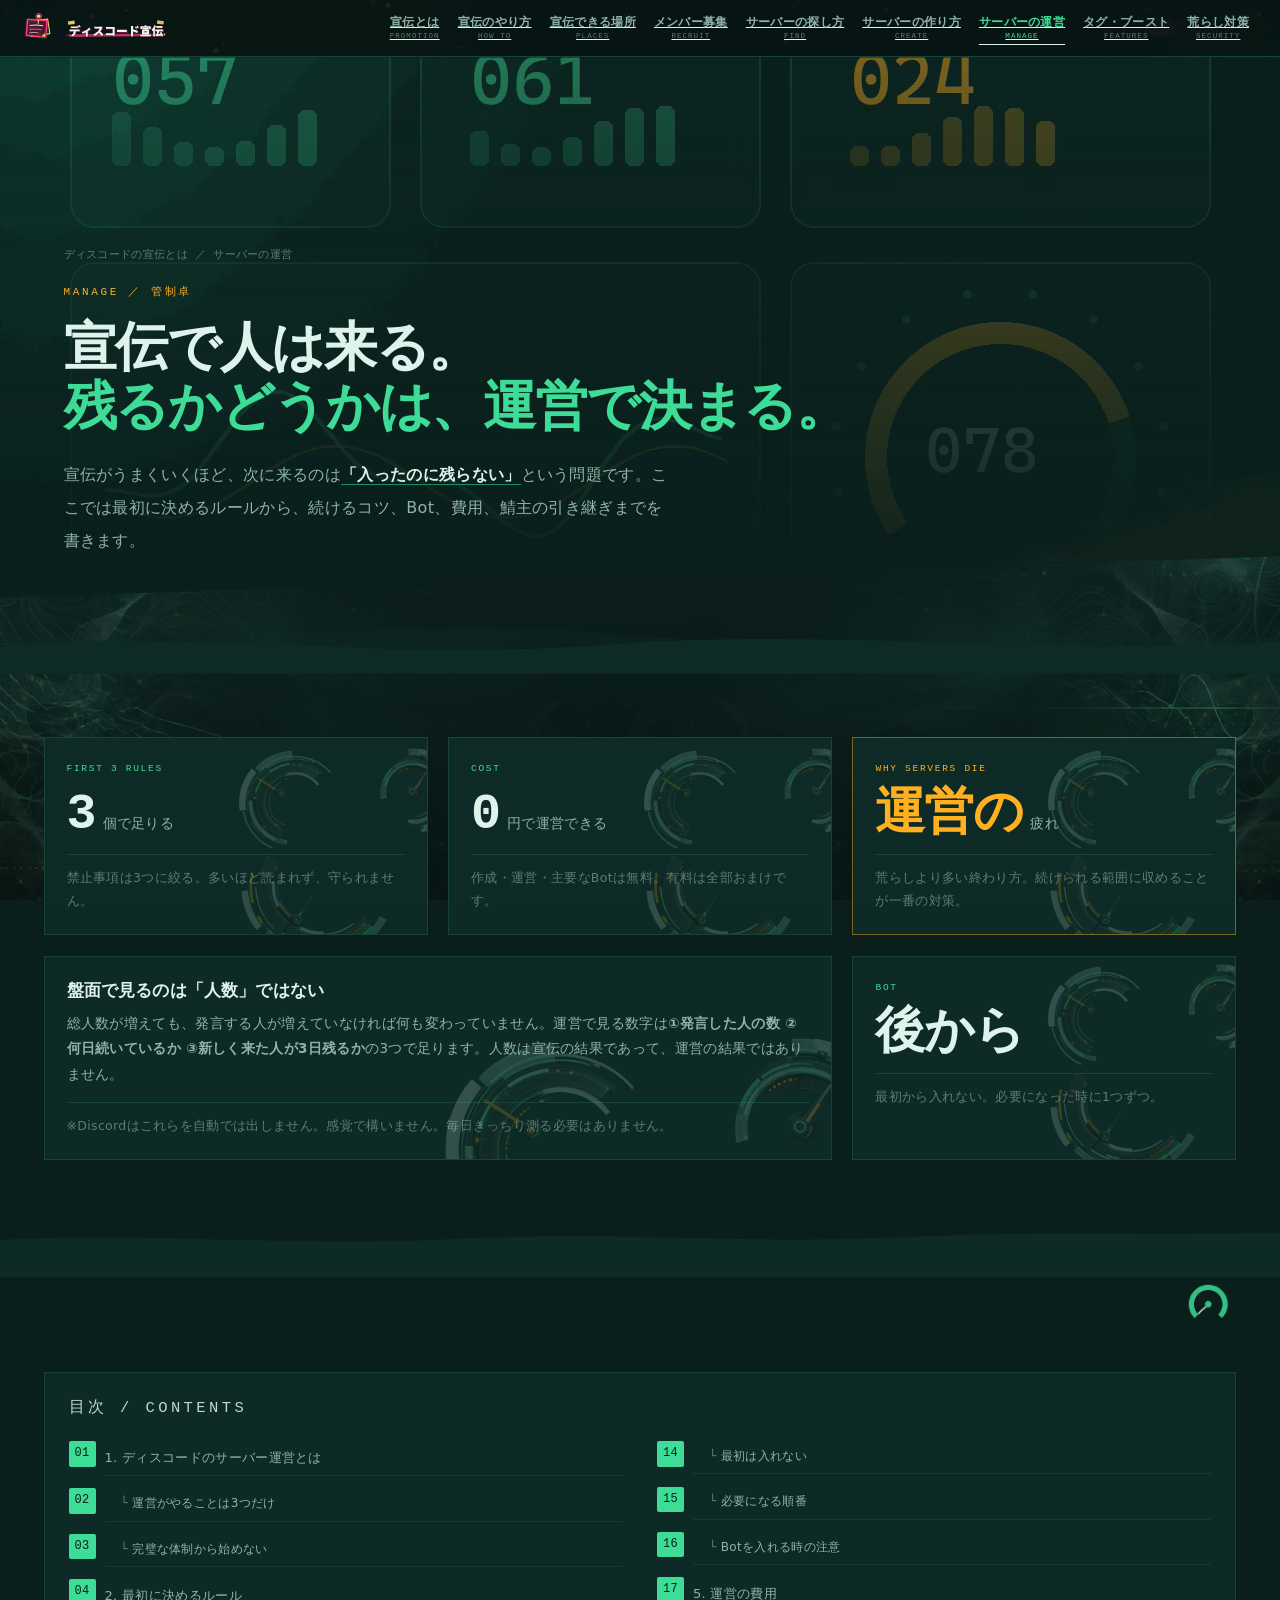
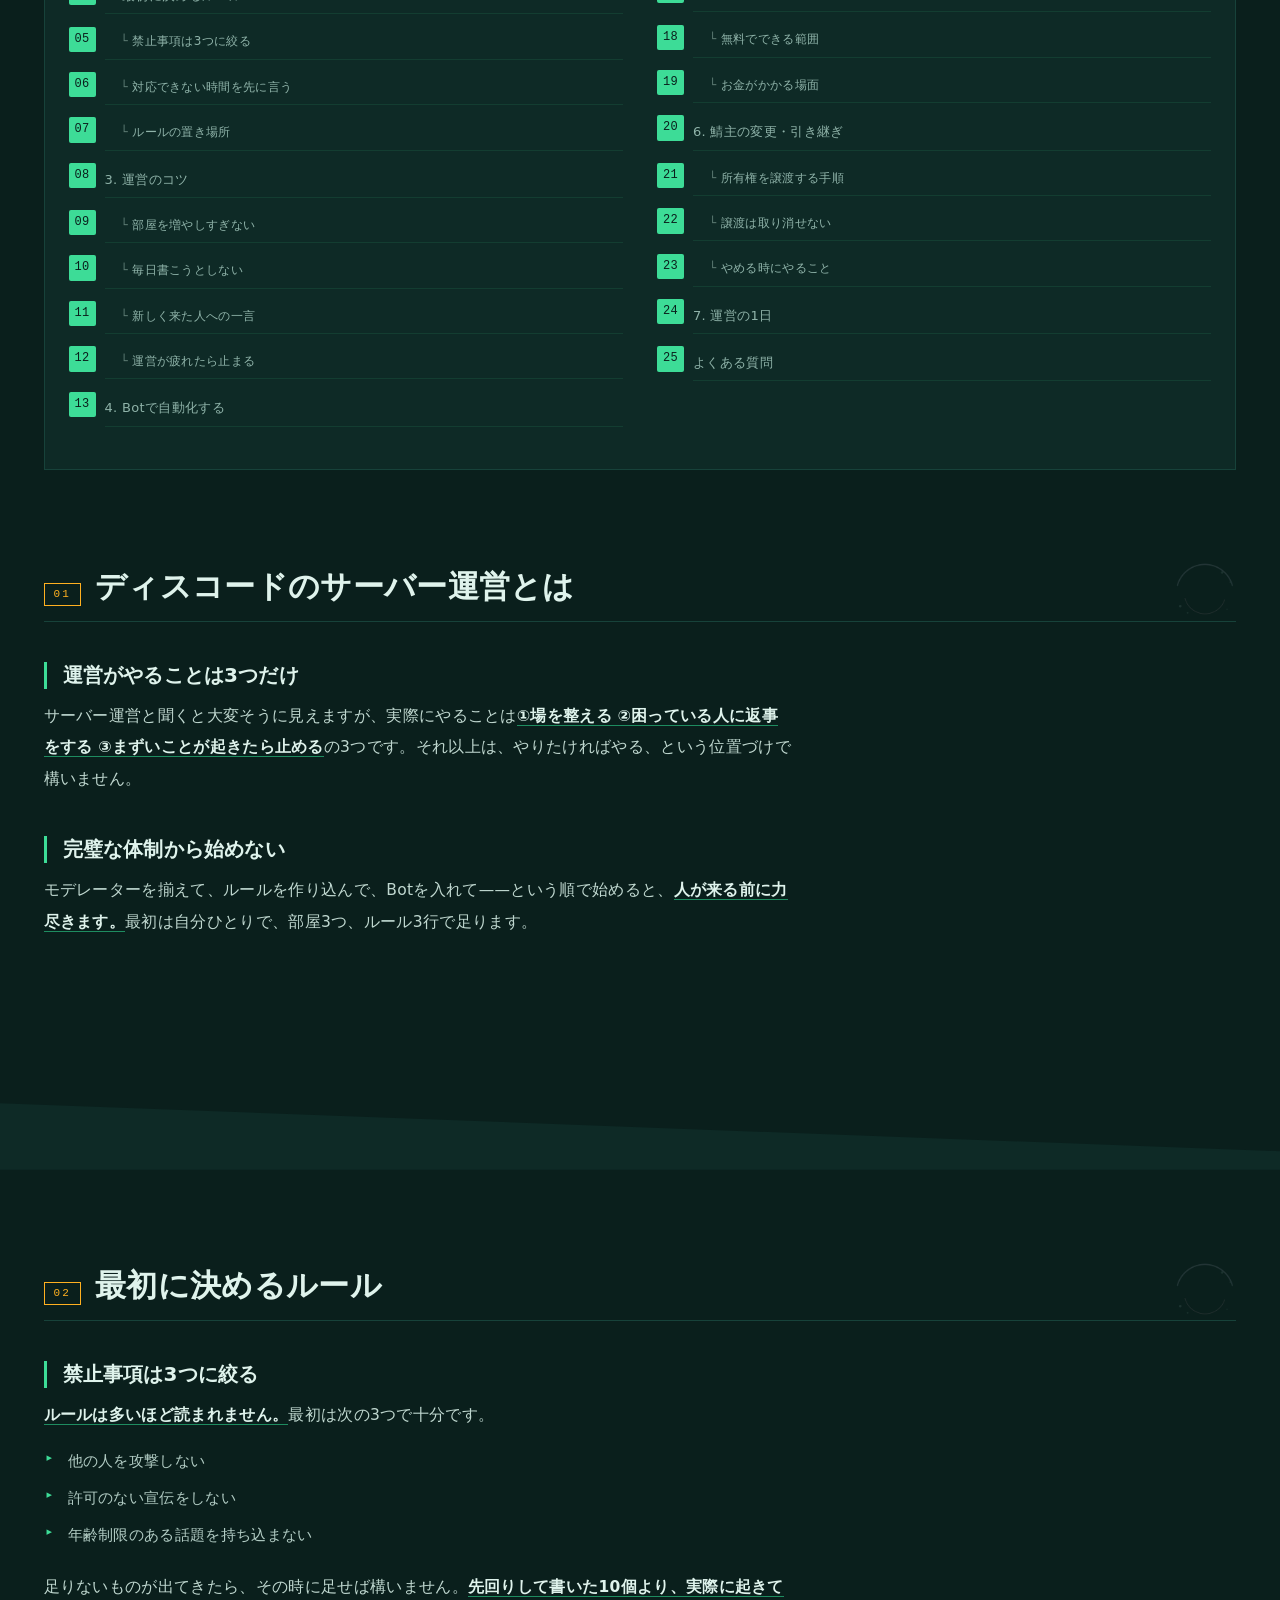
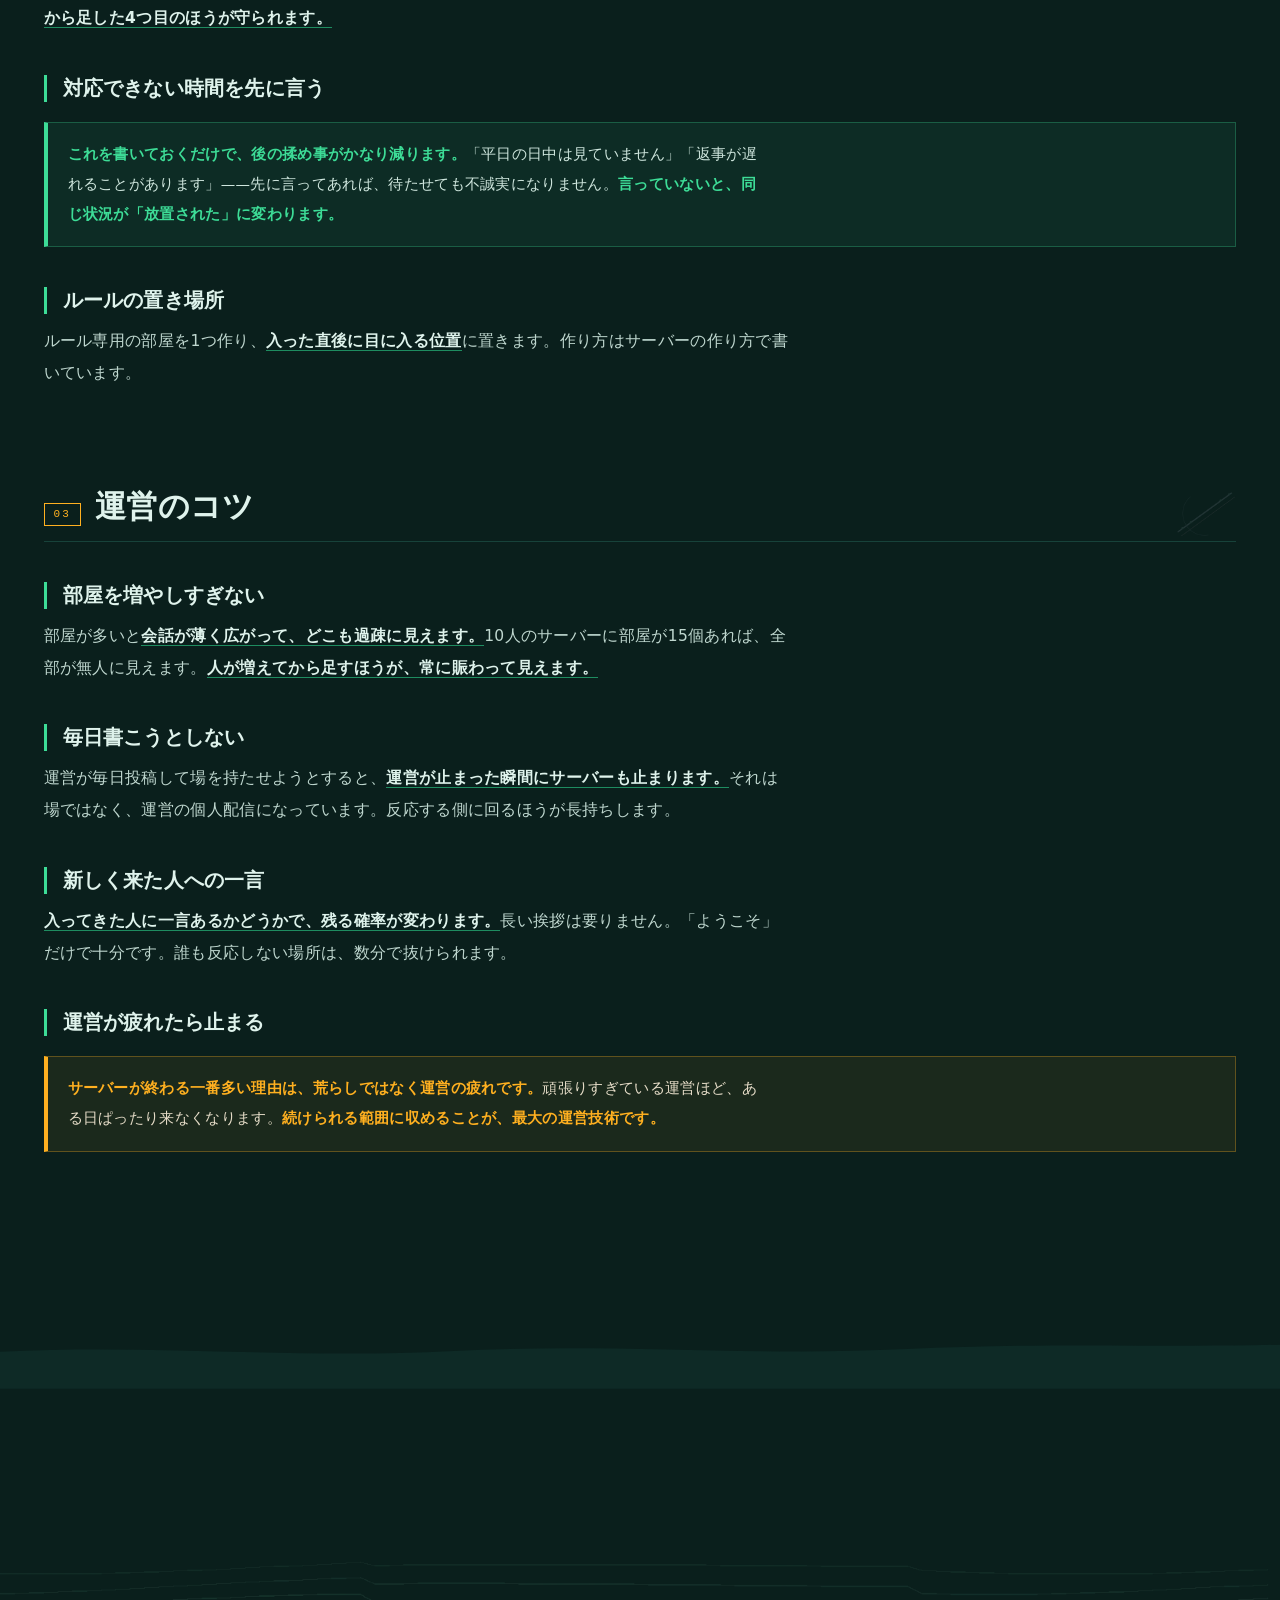
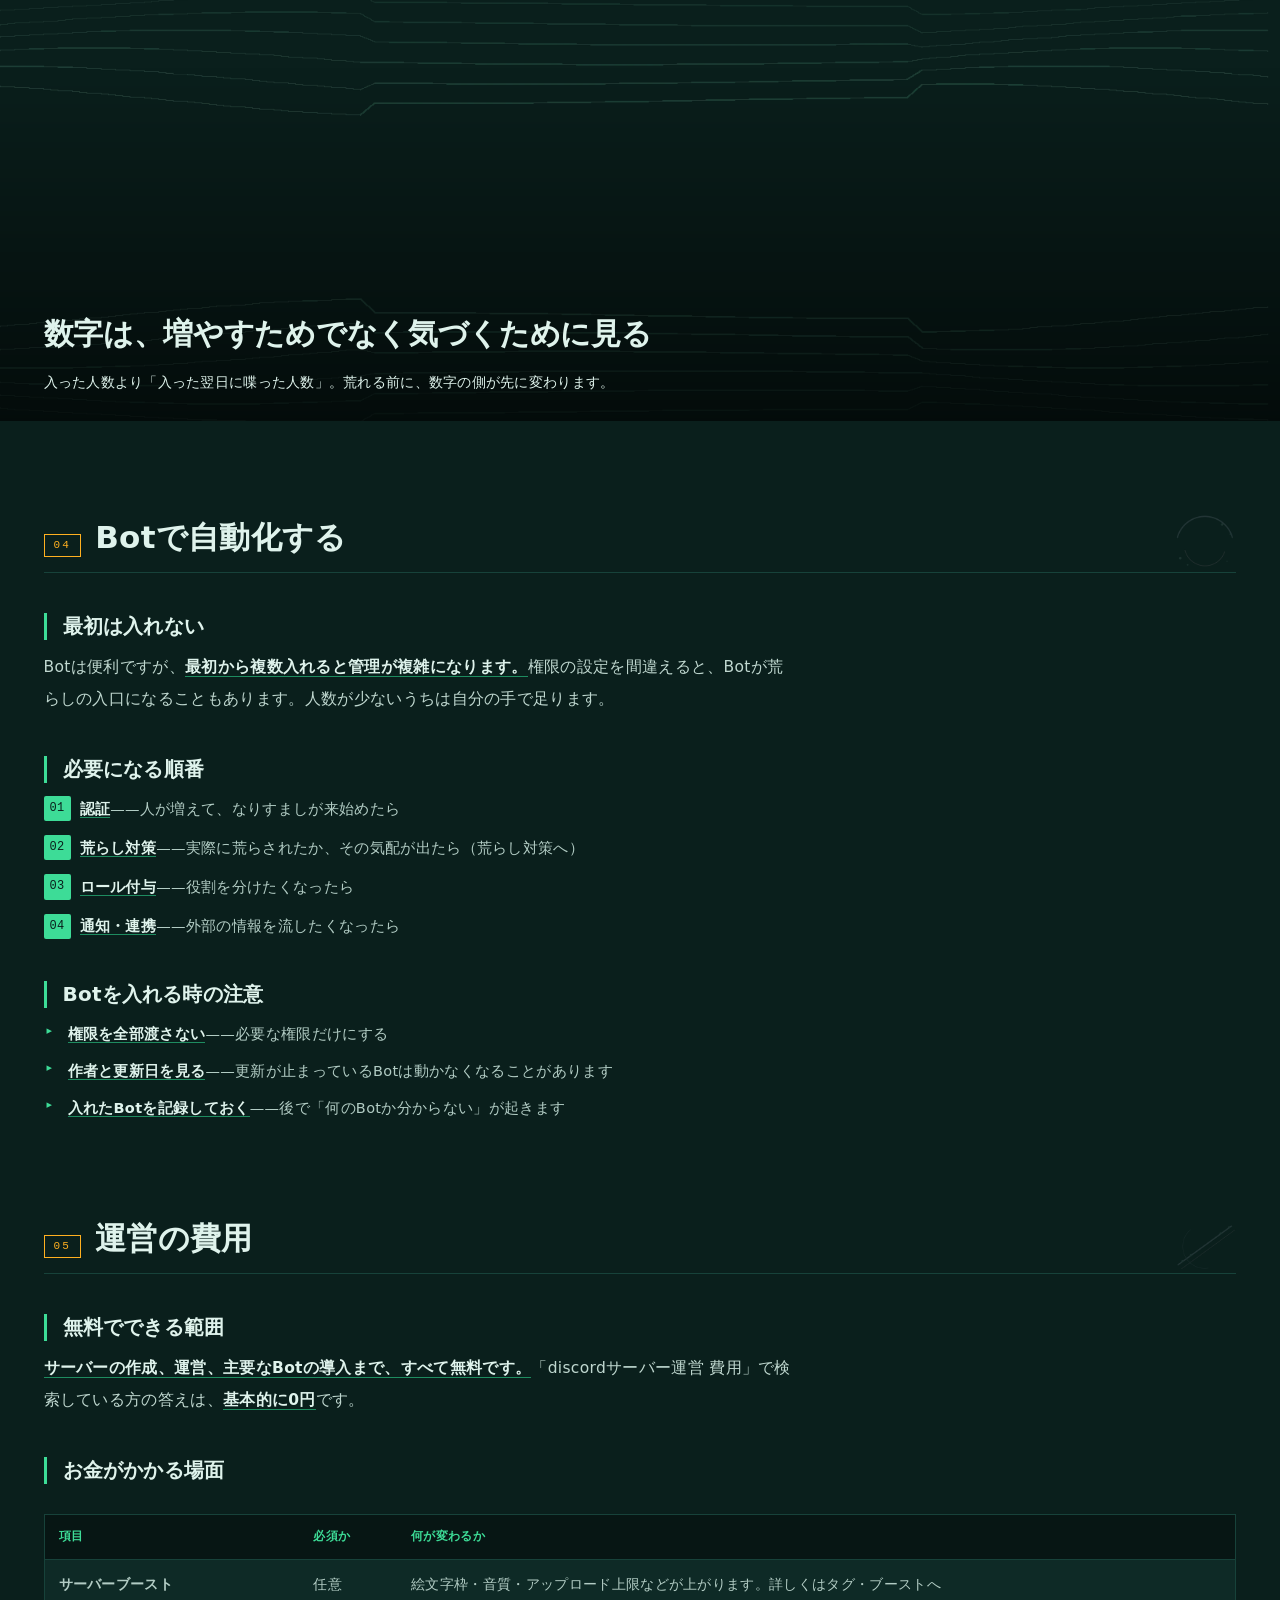
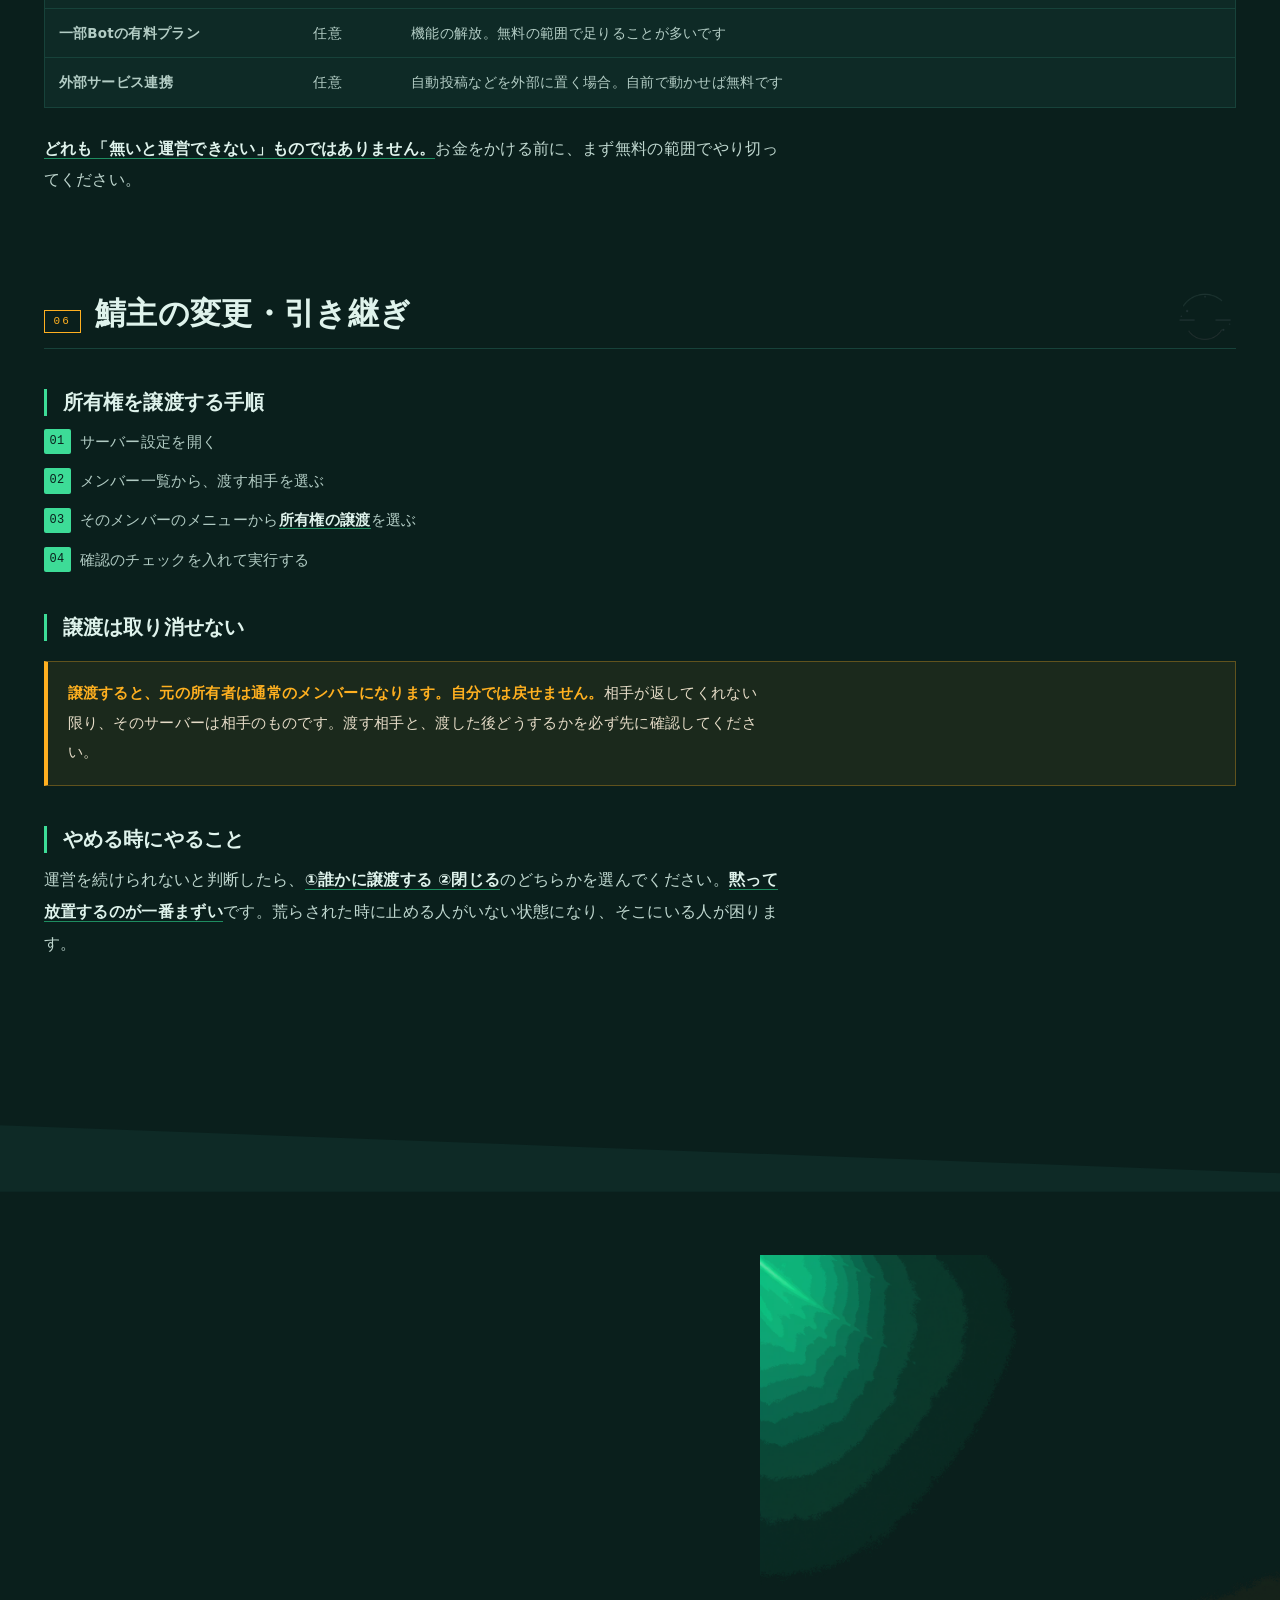
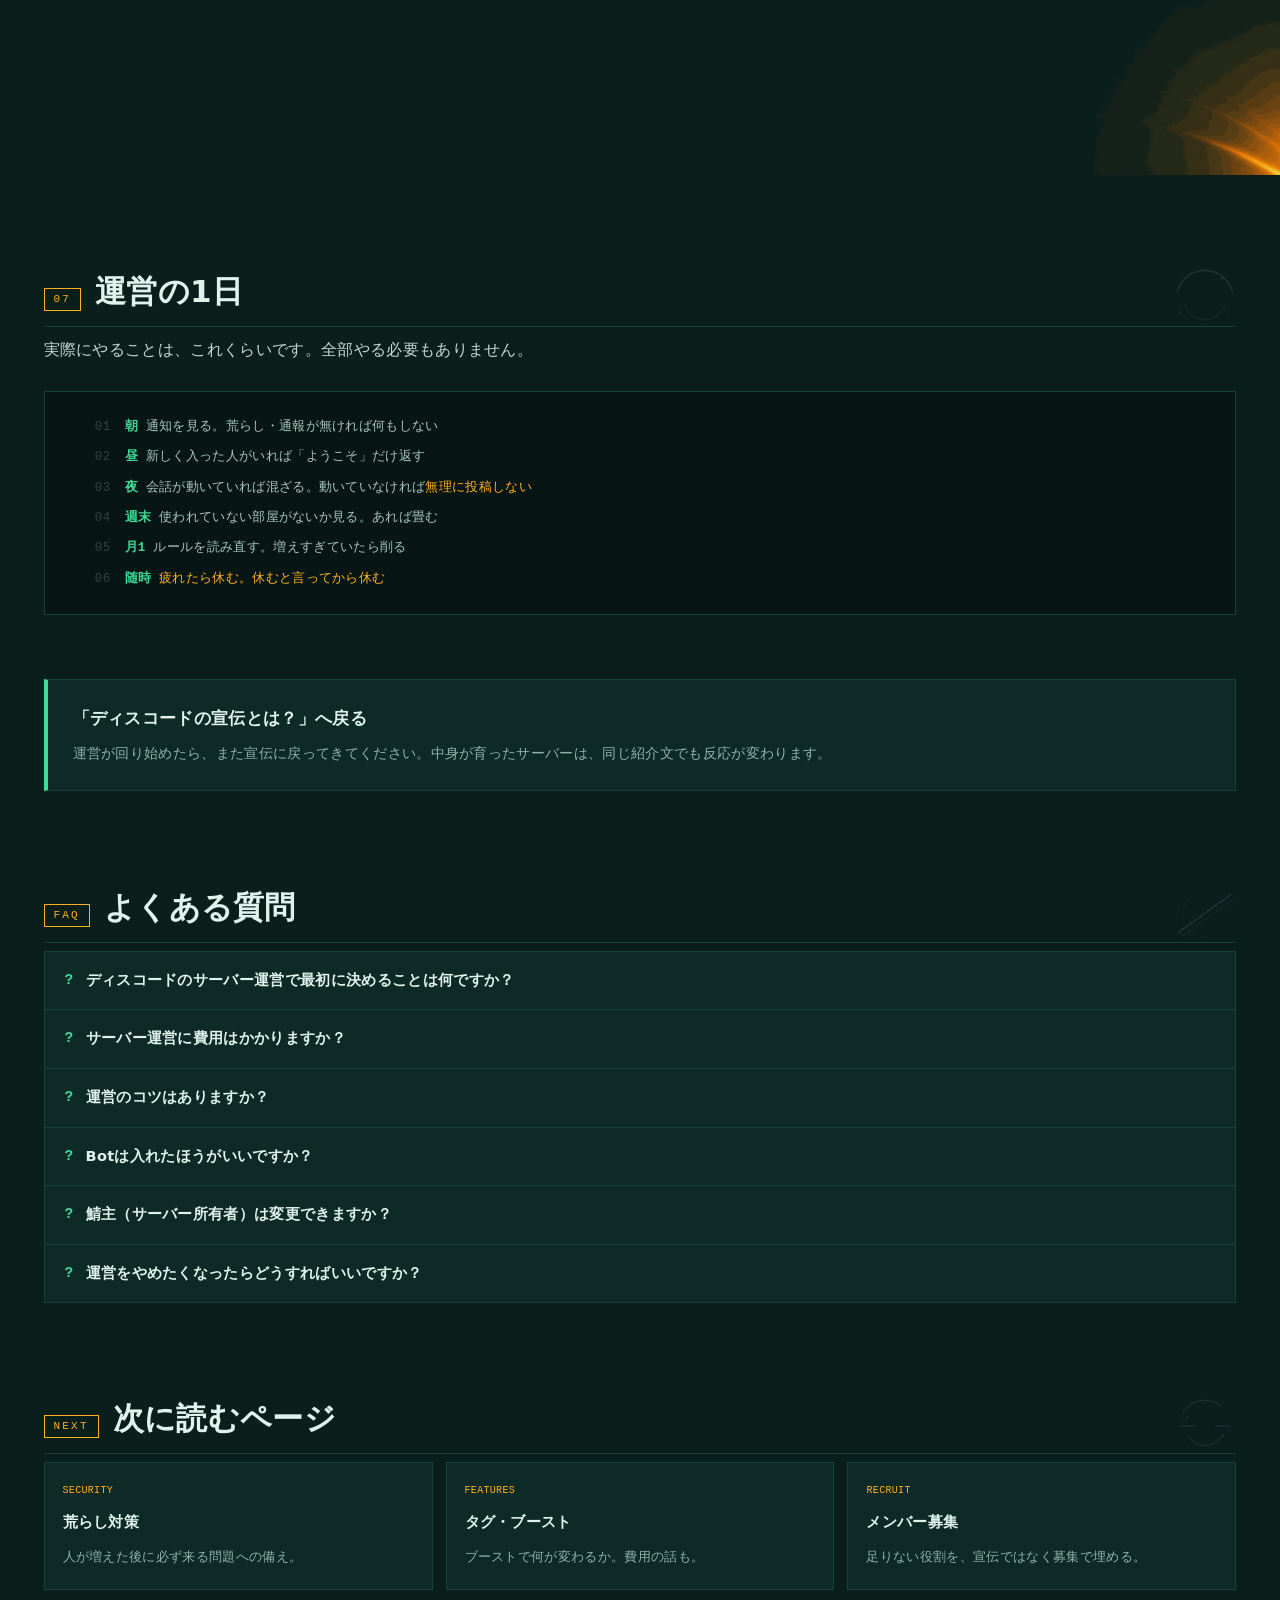
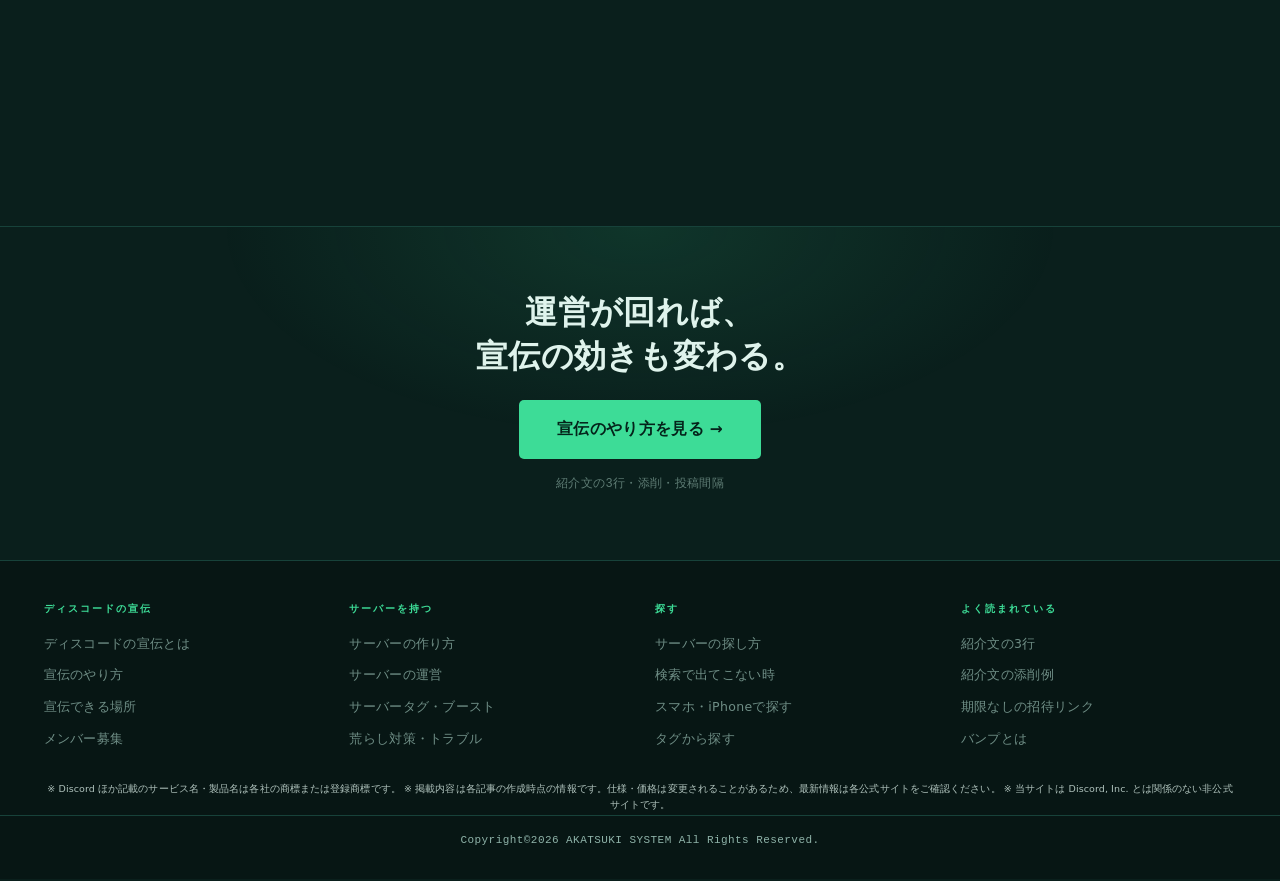
<file: manage/index.html>
<!doctype html>
<html lang="ja">
  <head>
    <meta charset="utf-8" />
    <meta name="viewport" content="width=device-width,initial-scale=1" />
    <title>
      【2026年8月最新】ディスコードのサーバー運営｜ルール・コツ・Bot・費用・鯖主変更まで詳しく解説
    </title>
    <meta
      name="description"
      content="ディスコードのサーバー運営のやり方を、最初に決めるルール・続けるコツ・Botの入れ方・費用・鯖主の変更と引き継ぎまで日本語で解説します。人が増えた後に何をするかまで。"
    />
    <meta name="theme-color" content="#0A1F1C" />
    <meta name="robots" content="index,follow,max-image-preview:large" />
    <link rel="canonical" href="https://promo.akatsuki-system.online/manage/" />
    <link rel="icon" href="../assets/logo-mark-01.svg" type="image/svg+xml" />
    <link rel="icon" href="../favicon.ico" sizes="any" />
    <link
      rel="icon"
      href="../favicon-16x16.png"
      sizes="16x16"
      type="image/png"
    />
    <link
      rel="icon"
      href="../favicon-32x32.png"
      sizes="32x32"
      type="image/png"
    />
    <link rel="apple-touch-icon" href="../apple-touch-icon.png" />
    <link rel="manifest" href="../site.webmanifest" />
    <meta property="og:type" content="article" />
    <meta property="og:locale" content="ja_JP" />
    <meta property="og:site_name" content="ディスコード宣伝" />
    <meta
      property="og:title"
      content="【2026年8月最新】ディスコードのサーバー運営｜ルール・コツ・Bot・費用"
    />
    <meta
      property="og:description"
      content="運営のやり方を、ルール・コツ・Bot・費用・鯖主変更まで。"
    />
    <meta
      property="og:url"
      content="https://promo.akatsuki-system.online/manage/"
    />
    <meta
      property="og:image"
      content="https://promo.akatsuki-system.online/assets/discord-promo-ogp.png"
    />
    <meta property="og:image:type" content="image/png" />
    <meta property="og:image:width" content="1200" />
    <meta property="og:image:height" content="630" />
    <meta
      property="og:image:alt"
      content="ディスコード宣伝｜宣伝サーバー・掲示板・運営ガイド"
    />
    <meta name="twitter:card" content="summary_large_image" />
    <meta
      name="twitter:image"
      content="https://promo.akatsuki-system.online/assets/discord-promo-ogp.png"
    />
    <meta
      name="twitter:image:alt"
      content="ディスコード宣伝｜宣伝サーバー・掲示板・運営ガイド"
    />
    <script type="application/ld+json">
      {
        "@context": "https://schema.org",
        "@graph": [
          {
            "@type": "BreadcrumbList",
            "itemListElement": [
              {
                "@type": "ListItem",
                "position": 1,
                "name": "ディスコードの宣伝とは",
                "item": "https://promo.akatsuki-system.online/"
              },
              {
                "@type": "ListItem",
                "position": 2,
                "name": "サーバーの運営",
                "item": "https://promo.akatsuki-system.online/manage/"
              }
            ]
          },
          {
            "@type": "FAQPage",
            "mainEntity": [
              {
                "@type": "Question",
                "name": "ディスコードのサーバー運営で最初に決めることは何ですか？",
                "acceptedAnswer": {
                  "@type": "Answer",
                  "text": "ルールと、自分が対応できる範囲です。禁止事項を3つ程度に絞って書き、対応できない時間帯があることも先に伝えておくと、後で揉めません。完璧な体制を作ってから始める必要はありません。"
                }
              },
              {
                "@type": "Question",
                "name": "サーバー運営に費用はかかりますか？",
                "acceptedAnswer": {
                  "@type": "Answer",
                  "text": "基本的にかかりません。サーバーの作成・運営・Botの導入はほとんど無料でできます。費用が発生するのはサーバーブースト、一部Botの有料プラン、外部サービスの連携などで、いずれも必須ではありません。"
                }
              },
              {
                "@type": "Question",
                "name": "運営のコツはありますか？",
                "acceptedAnswer": {
                  "@type": "Answer",
                  "text": "自分が続けられる範囲に収めることです。部屋を増やしすぎない、毎日書こうとしない、対応できない時は対応できないと言う。運営が疲れて止まるのが、サーバーが終わる一番多い理由です。"
                }
              },
              {
                "@type": "Question",
                "name": "Botは入れたほうがいいですか？",
                "acceptedAnswer": {
                  "@type": "Answer",
                  "text": "人数が増えてからで十分です。最初から多くのBotを入れると管理が複雑になります。荒らし対策や認証など、必要になった時点で1つずつ足すほうが確実です。"
                }
              },
              {
                "@type": "Question",
                "name": "鯖主（サーバー所有者）は変更できますか？",
                "acceptedAnswer": {
                  "@type": "Answer",
                  "text": "できます。サーバー設定のメンバー一覧から対象者の権限メニューで所有権を譲渡します。譲渡すると元の所有者は通常のメンバーになり、自分では戻せません。渡す相手と手順を必ず確認してから実行してください。"
                }
              },
              {
                "@type": "Question",
                "name": "運営をやめたくなったらどうすればいいですか？",
                "acceptedAnswer": {
                  "@type": "Answer",
                  "text": "所有権を誰かに譲渡するか、サーバーを閉じるかです。黙って放置すると、荒らされた時に止める人がいない状態になります。続けられないと判断した時点で、どちらかを選ぶほうが健全です。"
                }
              }
            ]
          }
        ]
      }
    </script>
    <link rel="stylesheet" href="../styles.css?v=347d1afc" />
    <link rel="stylesheet" href="../page-styles/manage.css?v=73b178a0" />
  </head>
  <body data-route="manage">
    <a class="skip" href="#main">本文へ移動</a>
    <div class="deck" aria-hidden="true"></div>

    <header class="site-head console">
      <span class="site-header__motion" aria-hidden="true"></span
      ><span class="site-header__light-sweep" aria-hidden="true"></span>
      <div class="cs-in">
        <a class="logo" href="../"
          ><img
            class="site-header__logo-mark"
            src="../assets/logo-mark-01.svg"
            alt=""
            width="34"
            height="34" /><img
            class="site-header__logo-type"
            src="../assets/logo-type-01.svg"
            alt="ディスコード宣伝"
            height="22"
        /></a>
        <nav data-nav>
          <a href="../"><b>宣伝とは</b><i>Promotion</i></a>
          <a href="../how-to/"><b>宣伝のやり方</b><i>How to</i></a>
          <a href="../places/"><b>宣伝できる場所</b><i>Places</i></a>
          <a href="../recruit/"><b>メンバー募集</b><i>Recruit</i></a>
          <a href="../find/"><b>サーバーの探し方</b><i>Find</i></a>
          <a href="../create/"><b>サーバーの作り方</b><i>Create</i></a>
          <a href="./" aria-current="page"
            ><b>サーバーの運営</b><i>Manage</i></a
          >
          <a href="../features/"><b>タグ・ブースト</b><i>Features</i></a>
          <a href="../trouble/"><b>荒らし対策</b><i>Security</i></a>
        </nav>
        <button data-burger type="button" aria-expanded="false">
          <span></span><span></span><span></span><i class="sr">メニュー</i>
        </button>
      </div>
    </header>

    <main id="main">
      <section class="hero">
        <div class="hero-media" aria-hidden="true">
          <video
            autoplay
            muted
            loop
            playsinline
            poster="../assets/manage-demo-01.jpg"
          >
            <source src="../assets/manage-demo-01.webm" type="video/webm" />
            <source src="../assets/manage-demo-01.mp4" type="video/mp4" />
          </video>
        </div>
        <div class="hero-veil" aria-hidden="true"></div>
        <div class="hero-in wrap">
          <nav class="crumb" aria-label="パンくず">
            <a href="../">ディスコードの宣伝とは</a> ／ サーバーの運営
          </nav>
          <p class="no">MANAGE ／ 管制卓</p>
          <h1>宣伝で人は来る。<br /><em>残るかどうかは、運営で決まる。</em></h1>
          <p class="lead">
            宣伝がうまくいくほど、次に来るのは<b>「入ったのに残らない」</b>という問題です。ここでは最初に決めるルールから、続けるコツ、Bot、費用、鯖主の引き継ぎまでを書きます。
          </p>
        </div>
      </section>

      <!-- ★骨＝格子（読み物ではなく盤面） -->
      <!--WAVE-->
      <div class="wave-wrap wave-bg2">
        <svg
          class="wave"
          xmlns="http://www.w3.org/2000/svg"
          viewBox="0 0 1440 120"
          preserveAspectRatio="none"
          aria-hidden="true"
        >
          <path
            d="M0 57 C230 91 430 24 700 59 C940 90 1190 39 1440 65 L1440 120 L0 120 Z"
            fill="currentColor"
            opacity=".38"
          />
          <path
            d="M0 78 C210 49 440 102 690 74 C940 48 1180 94 1440 70 L1440 120 L0 120 Z"
            fill="currentColor"
          />
        </svg>
      </div>
      <!--WAVE-->
      <section class="board" aria-label="運営で見る指標">
        <div class="tile t4">
          <span class="lb">FIRST 3 RULES</span>
          <span class="big" data-count="3">0</span
          ><span class="unit">個で足りる</span>
          <p class="cap">
            禁止事項は3つに絞る。多いほど読まれず、守られません。
          </p>
        </div>
        <div class="tile t4">
          <span class="lb">COST</span>
          <span class="big" data-count="0">0</span
          ><span class="unit">円で運営できる</span>
          <p class="cap">作成・運営・主要なBotは無料。有料は全部おまけです。</p>
        </div>
        <div class="tile t4 warn">
          <span class="lb">WHY SERVERS DIE</span>
          <span class="big">運営の</span><span class="unit">疲れ</span>
          <p class="cap">
            荒らしより多い終わり方。続けられる範囲に収めることが一番の対策。
          </p>
        </div>
        <div class="tile t8">
          <h3>盤面で見るのは「人数」ではない</h3>
          <p>
            総人数が増えても、発言する人が増えていなければ何も変わっていません。運営で見る数字は<strong
              >①発言した人の数 ②何日続いているか
              ③新しく来た人が3日残るか</strong
            >の3つで足ります。人数は宣伝の結果であって、運営の結果ではありません。
          </p>
          <div class="cap">
            ※Discordはこれらを自動では出しません。感覚で構いません。毎日きっちり測る必要はありません。
          </div>
        </div>
        <div class="tile t4">
          <span class="lb">BOT</span>
          <span class="big">後から</span>
          <p class="cap">最初から入れない。必要になった時に1つずつ。</p>
        </div>
      </section>

      <!--WAVE-->
      <div class="wave-wrap wave-bg2">
        <svg
          class="wave"
          xmlns="http://www.w3.org/2000/svg"
          viewBox="0 0 1440 120"
          preserveAspectRatio="none"
          aria-hidden="true"
        >
          <path
            d="M0 62 C180 50 330 74 510 61 C690 48 840 70 1020 58 C1180 47 1320 56 1440 51 L1440 120 L0 120 Z"
            fill="currentColor"
          />
        </svg>
      </div>
      <!--WAVE-->

      <!--SPLIT--><!--ICON-->
      <div class="mark-row" aria-hidden="true">
        <picture class="mark"
          ><source srcset="../assets/manage-icon-01.gif" type="image/gif" />
          <img
            src="../assets/manage-icon-01.png"
            alt=""
            loading="lazy"
            decoding="async"
        /></picture>
      </div>
      <!--ICON-->
      <section class="doc">
        <!--SPLIT2-->
        <div class="toc">
          <p class="toc-h">目次 / CONTENTS</p>
          <ol>
            <li><a href="#s1">1. ディスコードのサーバー運営とは</a></li>
            <li><a class="lv3" href="#s1-1">運営がやることは3つだけ</a></li>
            <li><a class="lv3" href="#s1-2">完璧な体制から始めない</a></li>
            <li><a href="#s2">2. 最初に決めるルール</a></li>
            <li><a class="lv3" href="#s2-1">禁止事項は3つに絞る</a></li>
            <li><a class="lv3" href="#s2-2">対応できない時間を先に言う</a></li>
            <li><a class="lv3" href="#s2-3">ルールの置き場所</a></li>
            <li><a href="#s3">3. 運営のコツ</a></li>
            <li><a class="lv3" href="#s3-1">部屋を増やしすぎない</a></li>
            <li><a class="lv3" href="#s3-2">毎日書こうとしない</a></li>
            <li><a class="lv3" href="#s3-3">新しく来た人への一言</a></li>
            <li><a class="lv3" href="#s3-4">運営が疲れたら止まる</a></li>
            <li><a href="#s4">4. Botで自動化する</a></li>
            <li><a class="lv3" href="#s4-1">最初は入れない</a></li>
            <li><a class="lv3" href="#s4-2">必要になる順番</a></li>
            <li><a class="lv3" href="#s4-3">Botを入れる時の注意</a></li>
            <li><a href="#cost">5. 運営の費用</a></li>
            <li><a class="lv3" href="#s5-1">無料でできる範囲</a></li>
            <li><a class="lv3" href="#s5-2">お金がかかる場面</a></li>
            <li><a href="#s6">6. 鯖主の変更・引き継ぎ</a></li>
            <li><a class="lv3" href="#s6-1">所有権を譲渡する手順</a></li>
            <li><a class="lv3" href="#s6-2">譲渡は取り消せない</a></li>
            <li><a class="lv3" href="#s6-3">やめる時にやること</a></li>
            <li><a href="#day">7. 運営の1日</a></li>
            <li><a href="#faq">よくある質問</a></li>
          </ol>
        </div>

        <h2 id="s1"><span class="n">01</span>ディスコードのサーバー運営とは</h2>

        <h3 id="s1-1">運営がやることは3つだけ</h3>
        <p>
          サーバー運営と聞くと大変そうに見えますが、実際にやることは<strong
            >①場を整える ②困っている人に返事をする
            ③まずいことが起きたら止める</strong
          >の3つです。それ以上は、やりたければやる、という位置づけで構いません。
        </p>

        <h3 id="s1-2">完璧な体制から始めない</h3>
        <p>
          モデレーターを揃えて、ルールを作り込んで、Botを入れて——という順で始めると、<strong>人が来る前に力尽きます。</strong>最初は自分ひとりで、部屋3つ、ルール3行で足ります。
        </p>
      </section>
      <div class="wave-wrap wave-bg2">
        <svg
          class="wave"
          xmlns="http://www.w3.org/2000/svg"
          viewBox="0 0 1440 120"
          preserveAspectRatio="none"
          aria-hidden="true"
        >
          <path d="M0 16 L1440 91 L1440 120 L0 120 Z" fill="currentColor" />
        </svg>
      </div>
      <section class="doc">
        <h2 id="s2"><span class="n">02</span>最初に決めるルール</h2>

        <h3 id="s2-1">禁止事項は3つに絞る</h3>
        <p>
          <strong>ルールは多いほど読まれません。</strong
          >最初は次の3つで十分です。
        </p>
        <ul>
          <li>他の人を攻撃しない</li>
          <li>許可のない宣伝をしない</li>
          <li>年齢制限のある話題を持ち込まない</li>
        </ul>
        <p>
          足りないものが出てきたら、その時に足せば構いません。<strong
            >先回りして書いた10個より、実際に起きてから足した4つ目のほうが守られます。</strong
          >
        </p>

        <h3 id="s2-2">対応できない時間を先に言う</h3>
        <div class="note">
          <p>
            <b>これを書いておくだけで、後の揉め事がかなり減ります。</b
            >「平日の日中は見ていません」「返事が遅れることがあります」——先に言ってあれば、待たせても不誠実になりません。<b
              >言っていないと、同じ状況が「放置された」に変わります。</b
            >
          </p>
        </div>

        <h3 id="s2-3">ルールの置き場所</h3>
        <p>
          ルール専用の部屋を1つ作り、<strong>入った直後に目に入る位置</strong>に置きます。作り方は<a
            href="../create/"
            >サーバーの作り方</a
          >で書いています。
        </p>

        <h2 id="s3"><span class="n">03</span>運営のコツ</h2>

        <h3 id="s3-1">部屋を増やしすぎない</h3>
        <p>
          部屋が多いと<strong>会話が薄く広がって、どこも過疎に見えます。</strong>10人のサーバーに部屋が15個あれば、全部が無人に見えます。<strong
            >人が増えてから足すほうが、常に賑わって見えます。</strong
          >
        </p>

        <h3 id="s3-2">毎日書こうとしない</h3>
        <p>
          運営が毎日投稿して場を持たせようとすると、<strong>運営が止まった瞬間にサーバーも止まります。</strong>それは場ではなく、運営の個人配信になっています。反応する側に回るほうが長持ちします。
        </p>

        <h3 id="s3-3">新しく来た人への一言</h3>
        <p>
          <strong
            >入ってきた人に一言あるかどうかで、残る確率が変わります。</strong
          >長い挨拶は要りません。「ようこそ」だけで十分です。誰も反応しない場所は、数分で抜けられます。
        </p>

        <h3 id="s3-4">運営が疲れたら止まる</h3>
        <div class="caution">
          <p>
            <b>サーバーが終わる一番多い理由は、荒らしではなく運営の疲れです。</b
            >頑張りすぎている運営ほど、ある日ぱったり来なくなります。<b
              >続けられる範囲に収めることが、最大の運営技術です。</b
            >
          </p>
        </div>

        <!--SPLIT2-->
      </section>
      <div class="wave-wrap wave-bg2">
        <svg
          class="wave"
          xmlns="http://www.w3.org/2000/svg"
          viewBox="0 0 1440 120"
          preserveAspectRatio="none"
          aria-hidden="true"
        >
          <path
            d="M0 62 C180 50 330 74 510 61 C690 48 840 70 1020 58 C1180 47 1320 56 1440 51 L1440 120 L0 120 Z"
            fill="currentColor"
          />
        </svg>
      </div>
      <section class="eyecatch" data-rv>
        <div
          class="ec-img"
          style="
            background-image: url(&quot;../assets/manage-motion-01.webp&quot;);
          "
        ></div>
        <div class="ec-cap">
          <b>数字は、増やすためでなく気づくために見る</b
          >入った人数より「入った翌日に喋った人数」。荒れる前に、数字の側が先に変わります。
        </div>
      </section>
      <section class="doc">
        <h2 id="s4"><span class="n">04</span>Botで自動化する</h2>

        <h3 id="s4-1">最初は入れない</h3>
        <p>
          Botは便利ですが、<strong>最初から複数入れると管理が複雑になります。</strong>権限の設定を間違えると、Botが荒らしの入口になることもあります。人数が少ないうちは自分の手で足ります。
        </p>

        <h3 id="s4-2">必要になる順番</h3>
        <ol>
          <li><strong>認証</strong>——人が増えて、なりすましが来始めたら</li>
          <li>
            <strong>荒らし対策</strong
            >——実際に荒らされたか、その気配が出たら（<a href="../trouble/"
              >荒らし対策</a
            >へ）
          </li>
          <li><strong>ロール付与</strong>——役割を分けたくなったら</li>
          <li><strong>通知・連携</strong>——外部の情報を流したくなったら</li>
        </ol>

        <h3 id="s4-3">Botを入れる時の注意</h3>
        <ul>
          <li><strong>権限を全部渡さない</strong>——必要な権限だけにする</li>
          <li>
            <strong>作者と更新日を見る</strong
            >——更新が止まっているBotは動かなくなることがあります
          </li>
          <li>
            <strong>入れたBotを記録しておく</strong
            >——後で「何のBotか分からない」が起きます
          </li>
        </ul>

        <h2 id="cost"><span class="n">05</span>運営の費用</h2>

        <h3 id="s5-1">無料でできる範囲</h3>
        <p>
          <strong
            >サーバーの作成、運営、主要なBotの導入まで、すべて無料です。</strong
          >「discordサーバー運営
          費用」で検索している方の答えは、<strong>基本的に0円</strong>です。
        </p>

        <h3 id="s5-2">お金がかかる場面</h3>
        <div class="scroll-x">
          <table>
            <thead>
              <tr>
                <th>項目</th>
                <th>必須か</th>
                <th>何が変わるか</th>
              </tr>
            </thead>
            <tbody>
              <tr>
                <td><b>サーバーブースト</b></td>
                <td>任意</td>
                <td>
                  絵文字枠・音質・アップロード上限などが上がります。詳しくは<a
                    href="../features/"
                    >タグ・ブースト</a
                  >へ
                </td>
              </tr>
              <tr>
                <td><b>一部Botの有料プラン</b></td>
                <td>任意</td>
                <td>機能の解放。無料の範囲で足りることが多いです</td>
              </tr>
              <tr>
                <td><b>外部サービス連携</b></td>
                <td>任意</td>
                <td>自動投稿などを外部に置く場合。自前で動かせば無料です</td>
              </tr>
            </tbody>
          </table>
        </div>
        <p>
          <strong>どれも「無いと運営できない」ものではありません。</strong
          >お金をかける前に、まず無料の範囲でやり切ってください。
        </p>

        <h2 id="s6"><span class="n">06</span>鯖主の変更・引き継ぎ</h2>

        <h3 id="s6-1">所有権を譲渡する手順</h3>
        <ol>
          <li>サーバー設定を開く</li>
          <li>メンバー一覧から、渡す相手を選ぶ</li>
          <li>そのメンバーのメニューから<strong>所有権の譲渡</strong>を選ぶ</li>
          <li>確認のチェックを入れて実行する</li>
        </ol>

        <h3 id="s6-2">譲渡は取り消せない</h3>
        <div class="caution">
          <p>
            <b
              >譲渡すると、元の所有者は通常のメンバーになります。自分では戻せません。</b
            >相手が返してくれない限り、そのサーバーは相手のものです。渡す相手と、渡した後どうするかを必ず先に確認してください。
          </p>
        </div>

        <h3 id="s6-3">やめる時にやること</h3>
        <p>
          運営を続けられないと判断したら、<strong
            >①誰かに譲渡する ②閉じる</strong
          >のどちらかを選んでください。<strong>黙って放置するのが一番まずい</strong>です。荒らされた時に止める人がいない状態になり、そこにいる人が困ります。
        </p>
      </section>
      <div class="wave-wrap wave-bg2">
        <svg
          class="wave"
          xmlns="http://www.w3.org/2000/svg"
          viewBox="0 0 1440 120"
          preserveAspectRatio="none"
          aria-hidden="true"
        >
          <path d="M0 16 L1440 91 L1440 120 L0 120 Z" fill="currentColor" />
        </svg>
      </div>
      <figure class="side-fig" data-rv>
        <picture
          ><img
            src="../assets/manage-glow-01.webp"
            alt=""
            loading="lazy"
            decoding="async"
        /></picture>
      </figure>
      <section class="doc">
        <h2 id="day"><span class="n">07</span>運営の1日</h2>
        <p>実際にやることは、これくらいです。全部やる必要もありません。</p>
        <div class="log">
          <div class="ln">
            <span><b>朝</b> 通知を見る。荒らし・通報が無ければ何もしない</span>
          </div>
          <div class="ln">
            <span><b>昼</b> 新しく入った人がいれば「ようこそ」だけ返す</span>
          </div>
          <div class="ln">
            <span
              ><b>夜</b> 会話が動いていれば混ざる。動いていなければ<em
                >無理に投稿しない</em
              ></span
            >
          </div>
          <div class="ln">
            <span><b>週末</b> 使われていない部屋がないか見る。あれば畳む</span>
          </div>
          <div class="ln">
            <span><b>月1</b> ルールを読み直す。増えすぎていたら削る</span>
          </div>
          <div class="ln">
            <span><b>随時</b> <em>疲れたら休む。休むと言ってから休む</em></span>
          </div>
        </div>

        <a class="back" href="../">
          <b>「ディスコードの宣伝とは？」へ戻る</b>
          <small
            >運営が回り始めたら、また宣伝に戻ってきてください。中身が育ったサーバーは、同じ紹介文でも反応が変わります。</small
          >
        </a>

        <h2 id="faq"><span class="n">FAQ</span>よくある質問</h2>
        <details>
          <summary>
            ディスコードのサーバー運営で最初に決めることは何ですか？
          </summary>
          <p>
            ルールと、自分が対応できる範囲です。禁止事項を3つ程度に絞って書き、対応できない時間帯があることも先に伝えておくと、後で揉めません。完璧な体制を作ってから始める必要はありません。
          </p>
        </details>
        <details>
          <summary>サーバー運営に費用はかかりますか？</summary>
          <p>
            基本的にかかりません。サーバーの作成・運営・Botの導入はほとんど無料でできます。費用が発生するのはサーバーブースト、一部Botの有料プラン、外部サービスの連携などで、いずれも必須ではありません。
          </p>
        </details>
        <details>
          <summary>運営のコツはありますか？</summary>
          <p>
            自分が続けられる範囲に収めることです。部屋を増やしすぎない、毎日書こうとしない、対応できない時は対応できないと言う。運営が疲れて止まるのが、サーバーが終わる一番多い理由です。
          </p>
        </details>
        <details>
          <summary>Botは入れたほうがいいですか？</summary>
          <p>
            人数が増えてからで十分です。最初から多くのBotを入れると管理が複雑になります。荒らし対策や認証など、必要になった時点で1つずつ足すほうが確実です。
          </p>
        </details>
        <details>
          <summary>鯖主（サーバー所有者）は変更できますか？</summary>
          <p>
            できます。サーバー設定のメンバー一覧から対象者の権限メニューで所有権を譲渡します。譲渡すると元の所有者は通常のメンバーになり、自分では戻せません。渡す相手と手順を必ず確認してから実行してください。
          </p>
        </details>
        <details>
          <summary>運営をやめたくなったらどうすればいいですか？</summary>
          <p>
            所有権を誰かに譲渡するか、サーバーを閉じるかです。黙って放置すると、荒らされた時に止める人がいない状態になります。続けられないと判断した時点で、どちらかを選ぶほうが健全です。
          </p>
        </details>

        <h2><span class="n">NEXT</span>次に読むページ</h2>
        <div class="rel">
          <a href="../trouble/"
            ><p>SECURITY</p>
            <b>荒らし対策</b
            ><small>人が増えた後に必ず来る問題への備え。</small></a
          >
          <a href="../features/"
            ><p>FEATURES</p>
            <b>タグ・ブースト</b
            ><small>ブーストで何が変わるか。費用の話も。</small></a
          >
          <a href="../recruit/"
            ><p>RECRUIT</p>
            <b>メンバー募集</b
            ><small>足りない役割を、宣伝ではなく募集で埋める。</small></a
          >
        </div>
      </section>
      <!--SPLIT-->

      <section class="cta">
        <h2>運営が回れば、<br />宣伝の効きも変わる。</h2>
        <a class="go" href="../how-to/">宣伝のやり方を見る →</a>
        <small>紹介文の3行・添削・投稿間隔</small>
      </section>
    </main>

    <footer>
      <div class="ft">
        <div>
          <h4>ディスコードの宣伝</h4>
          <a href="../">ディスコードの宣伝とは</a>
          <a href="../how-to/">宣伝のやり方</a>
          <a href="../places/">宣伝できる場所</a>
          <a href="../recruit/">メンバー募集</a>
        </div>
        <div>
          <h4>サーバーを持つ</h4>
          <a href="../create/">サーバーの作り方</a>
          <a href="../manage/">サーバーの運営</a>
          <a href="../features/">サーバータグ・ブースト</a>
          <a href="../trouble/">荒らし対策・トラブル</a>
        </div>
        <div>
          <h4>探す</h4>
          <a href="../find/">サーバーの探し方</a>
          <a href="../find/#search">検索で出てこない時</a>
          <a href="../find/#mobile">スマホ・iPhoneで探す</a>
          <a href="../find/#tag">タグから探す</a>
        </div>
        <div>
          <h4>よく読まれている</h4>
          <a href="../how-to/#s2-1">紹介文の3行</a>
          <a href="../how-to/#s2-5">紹介文の添削例</a>
          <a href="../how-to/#s3-1">期限なしの招待リンク</a>
          <a href="../places/#s3-3">バンプとは</a>
        </div>
      </div>
      <div class="ft-notes" aria-label="商標・情報・運営に関する注記">
        <p>
          ※ Discord ほか記載のサービス名・製品名は各社の商標または登録商標です。
          ※
          掲載内容は各記事の作成時点の情報です。仕様・価格は変更されることがあるため、最新情報は各公式サイトをご確認ください。
          ※ 当サイトは Discord, Inc. とは関係のない非公式サイトです。
        </p>
      </div>
      <div class="ft-btm">
        <p>Copyright©2026 AKATSUKI SYSTEM All Rights Reserved.</p>
      </div>
    </footer>
    <script src="../app.js?v=57ea167d" defer></script>
  </body>
</html>
</file>
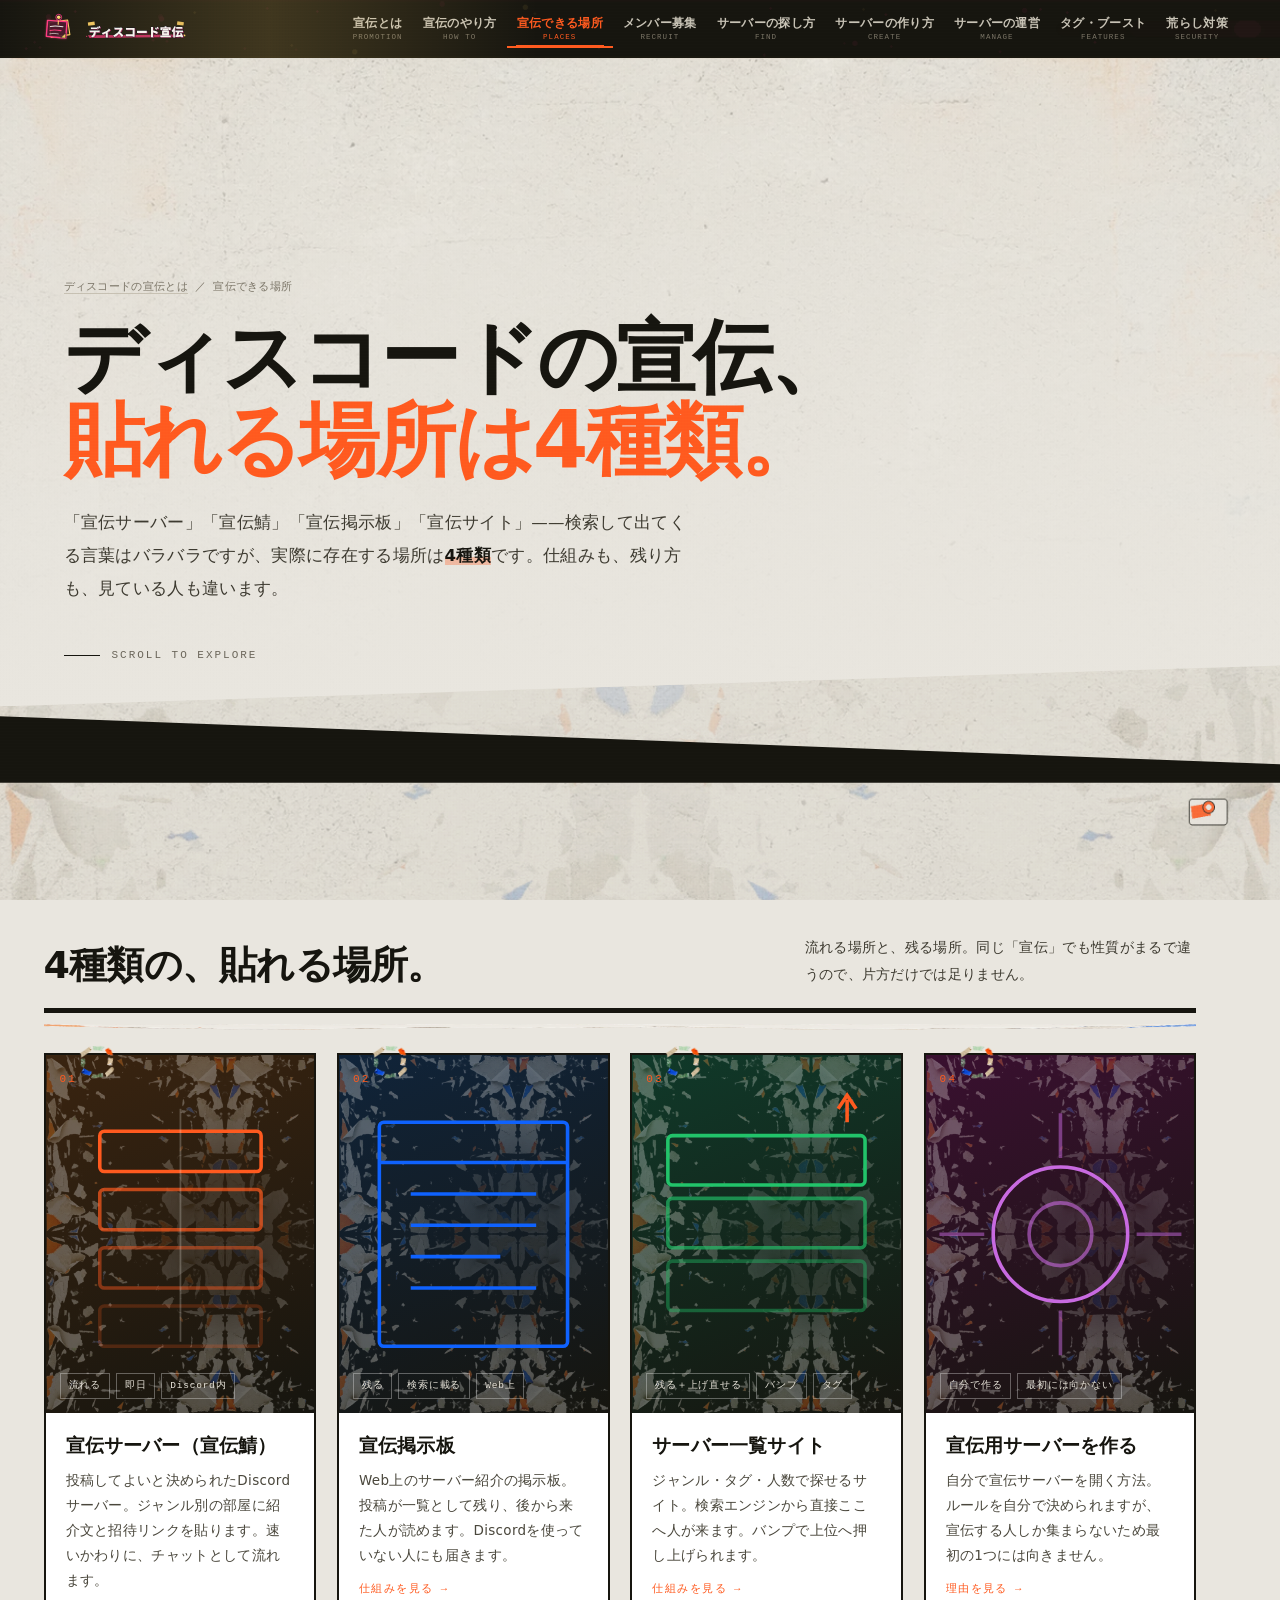
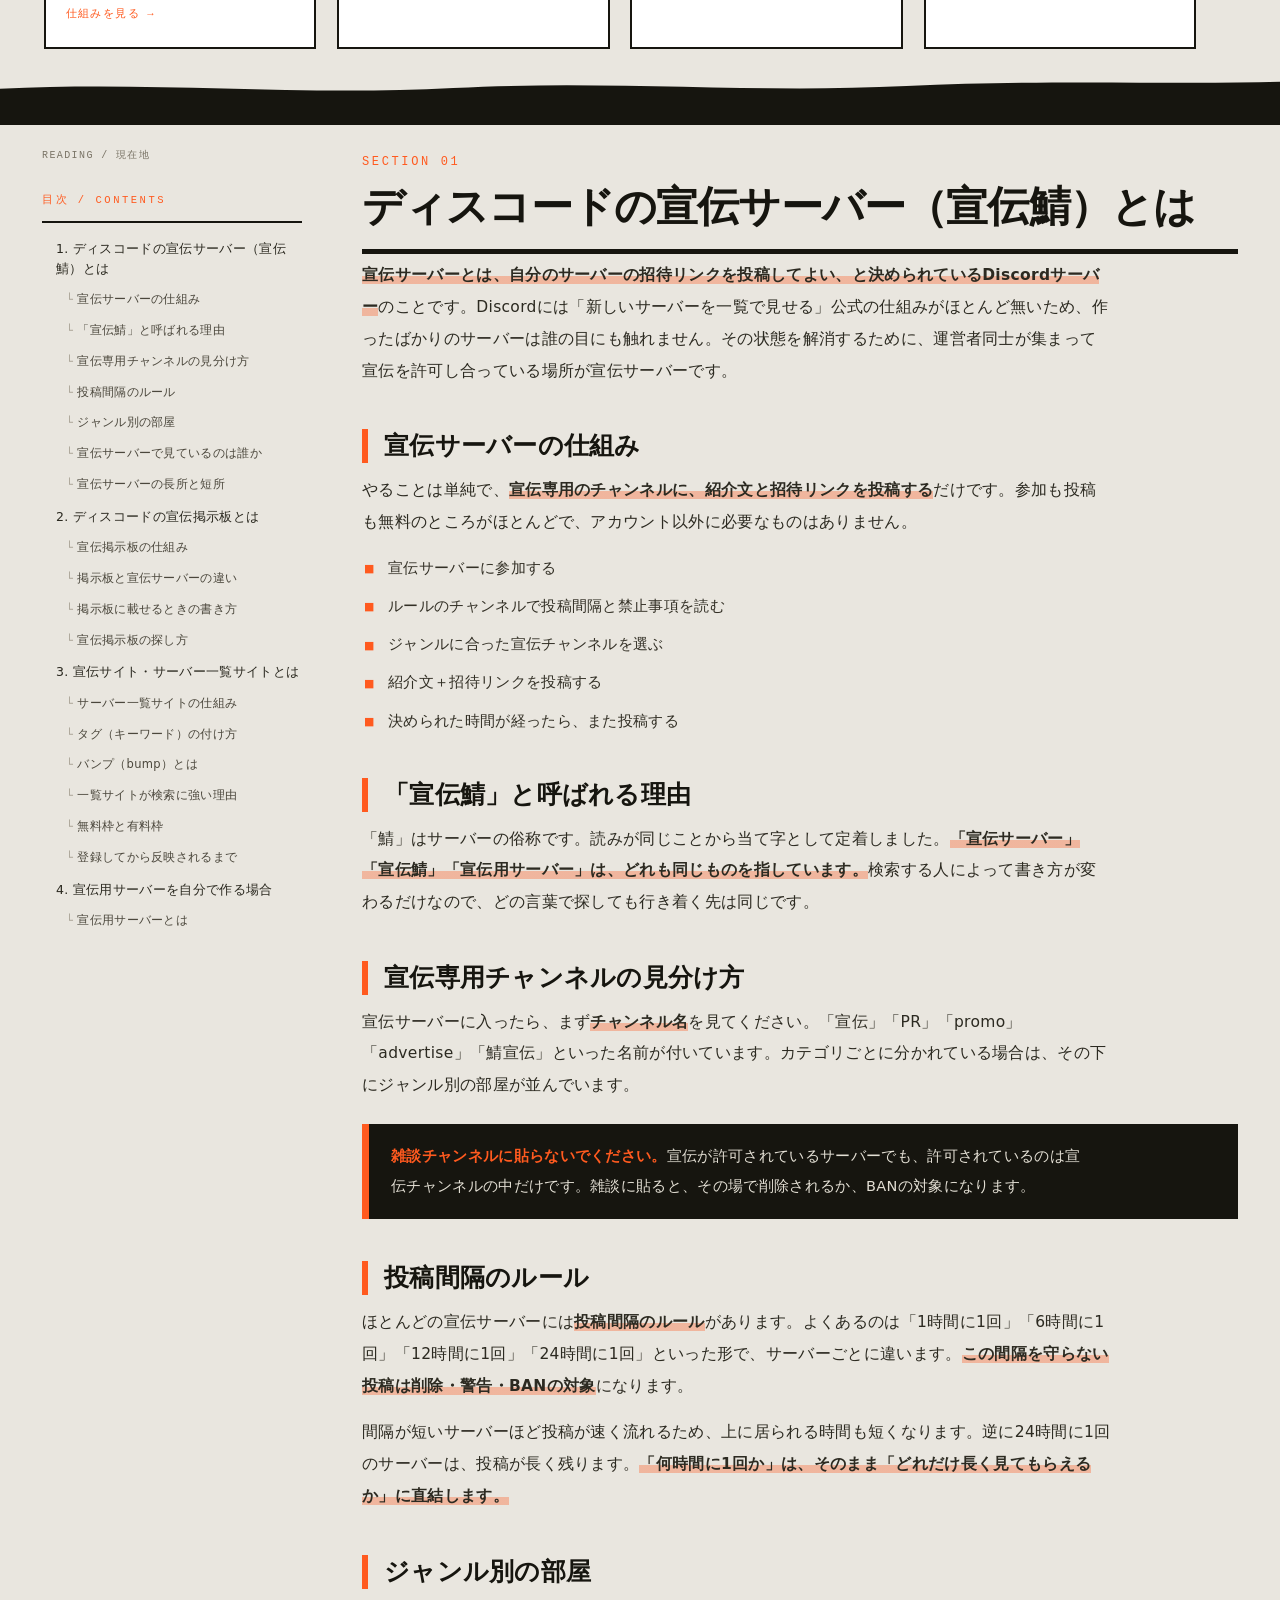
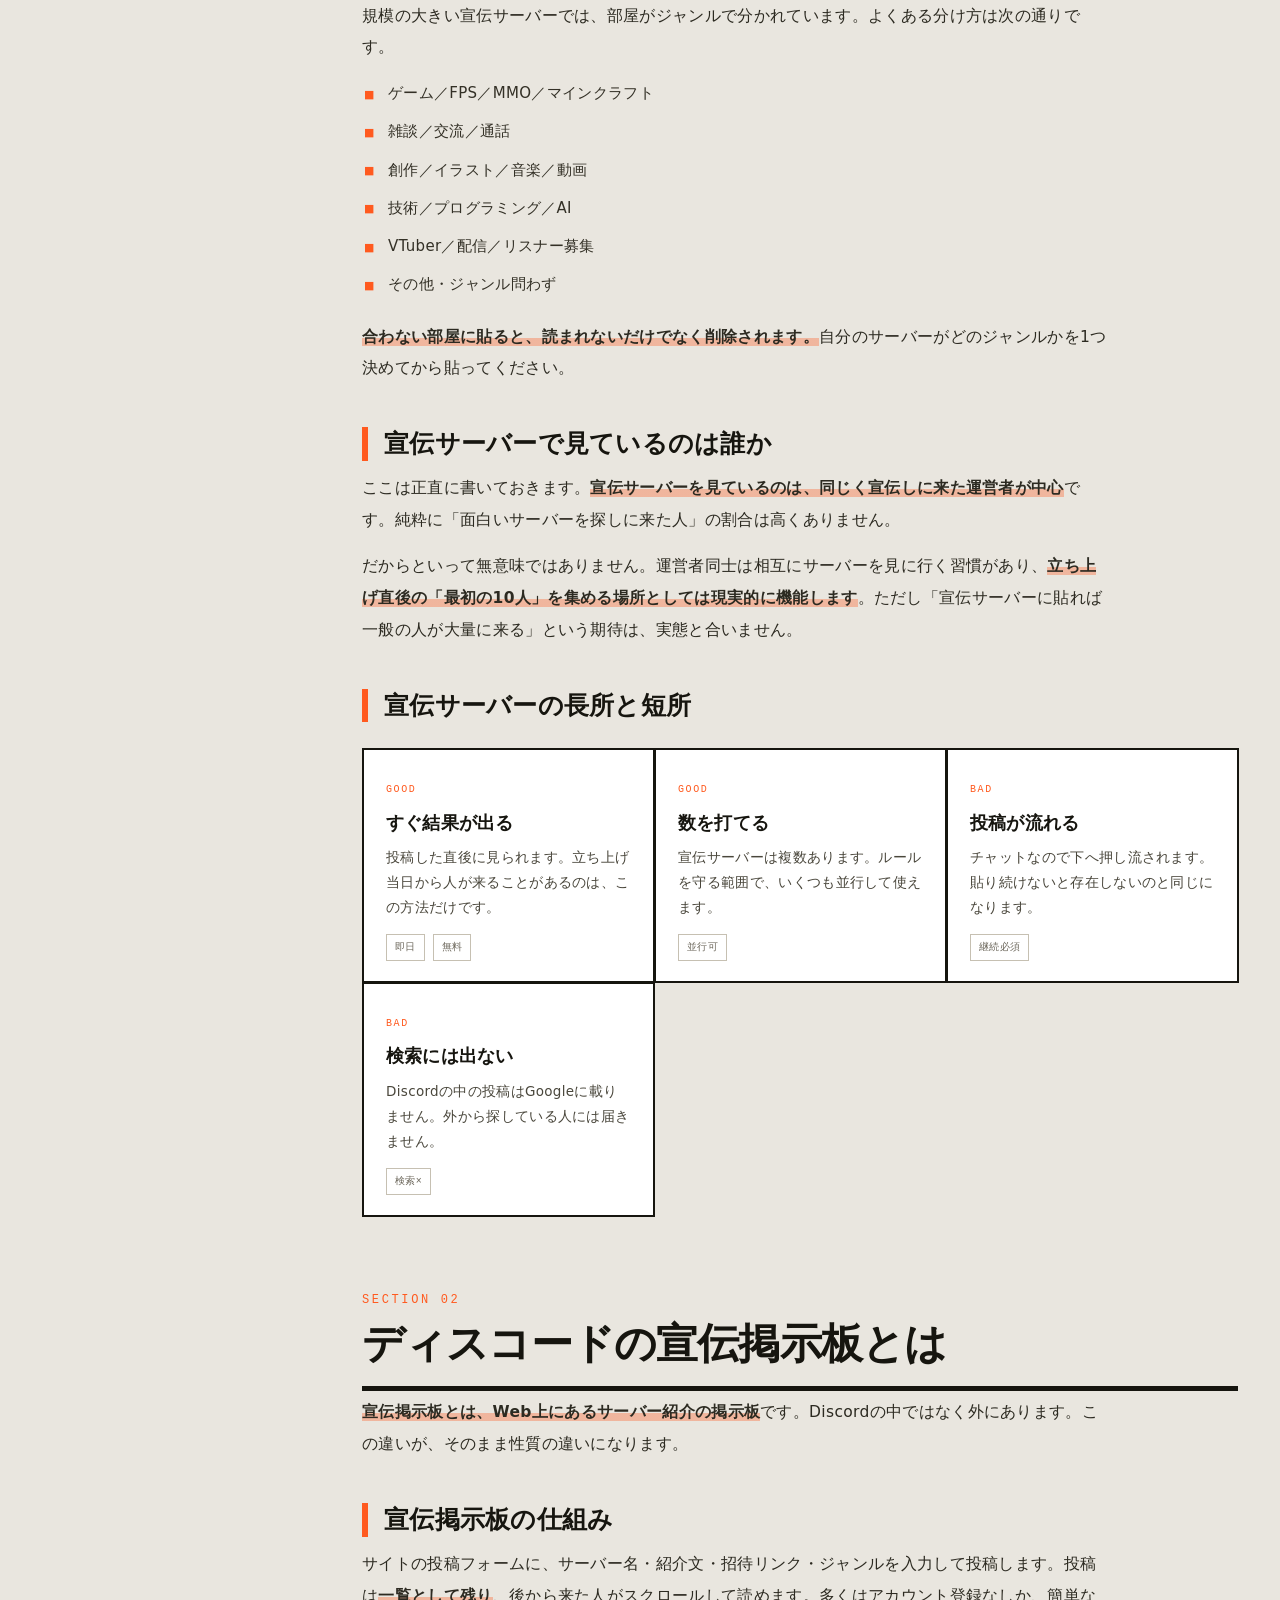
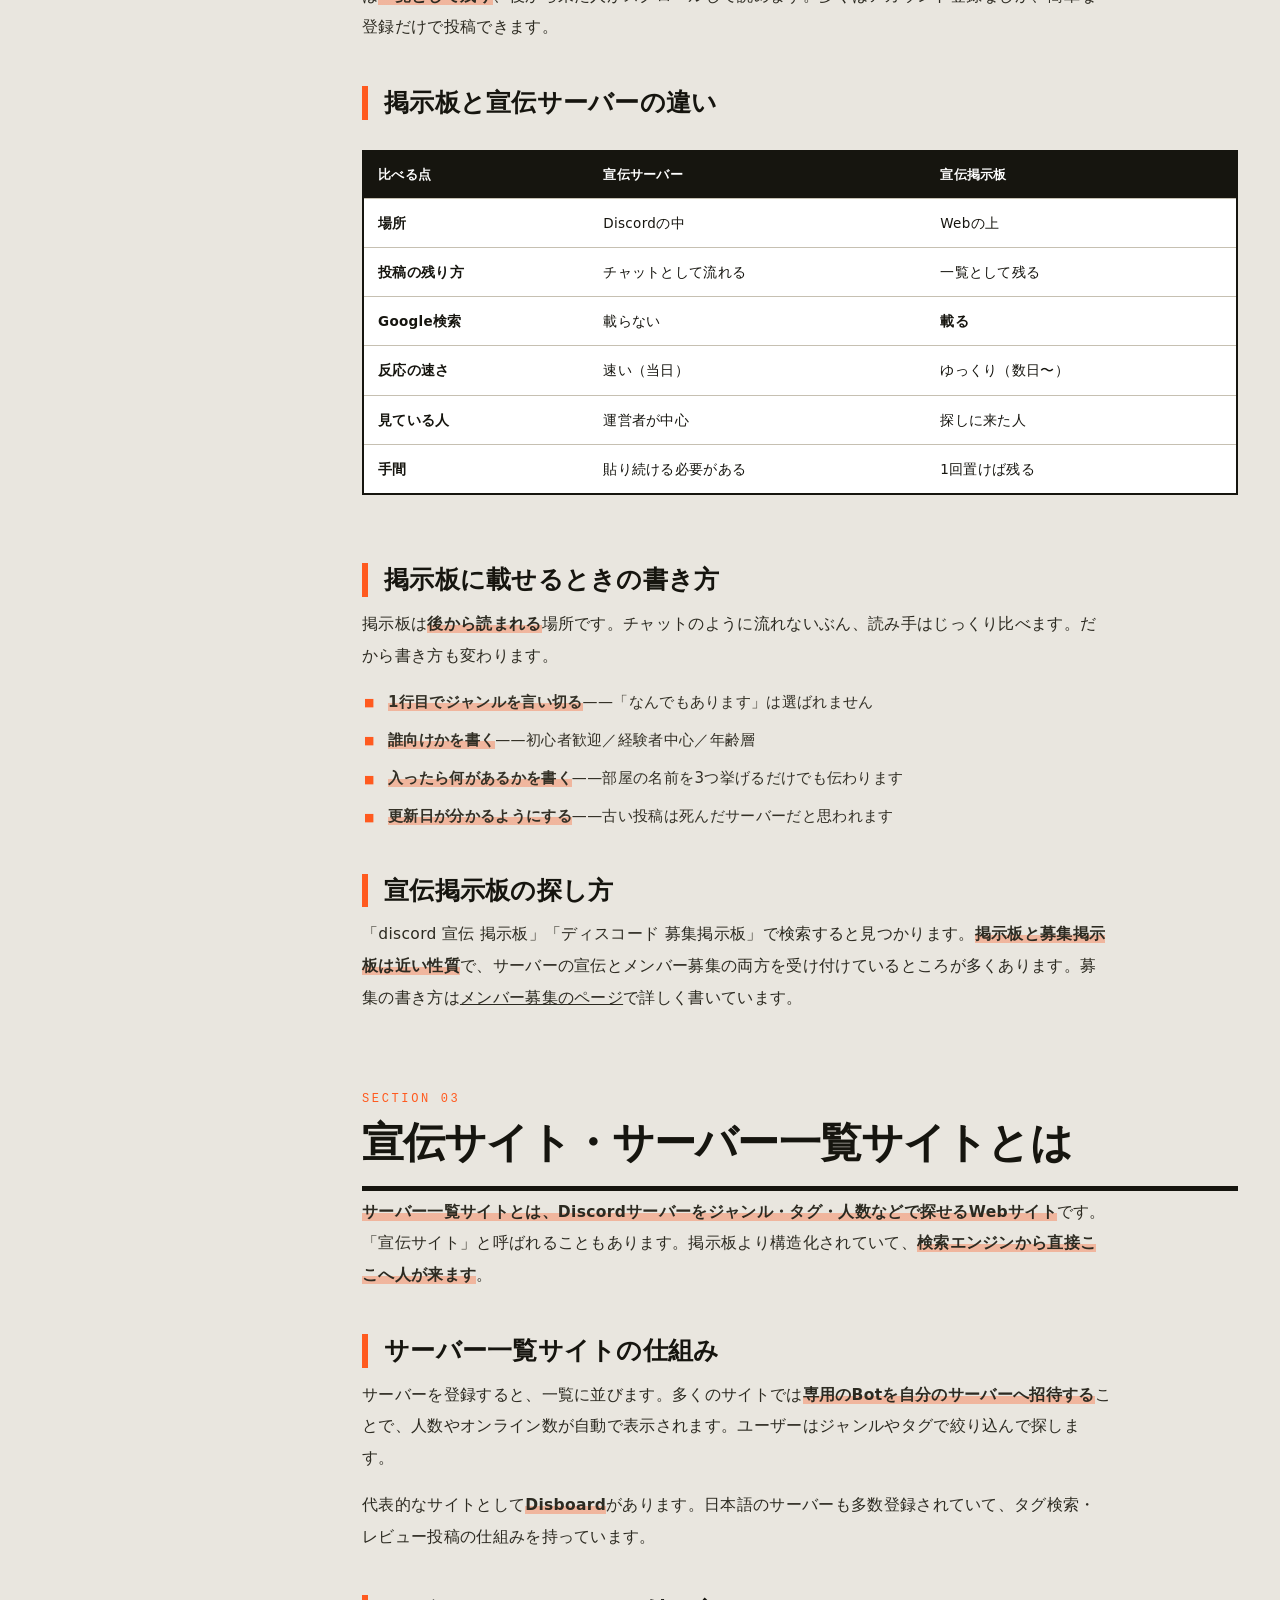
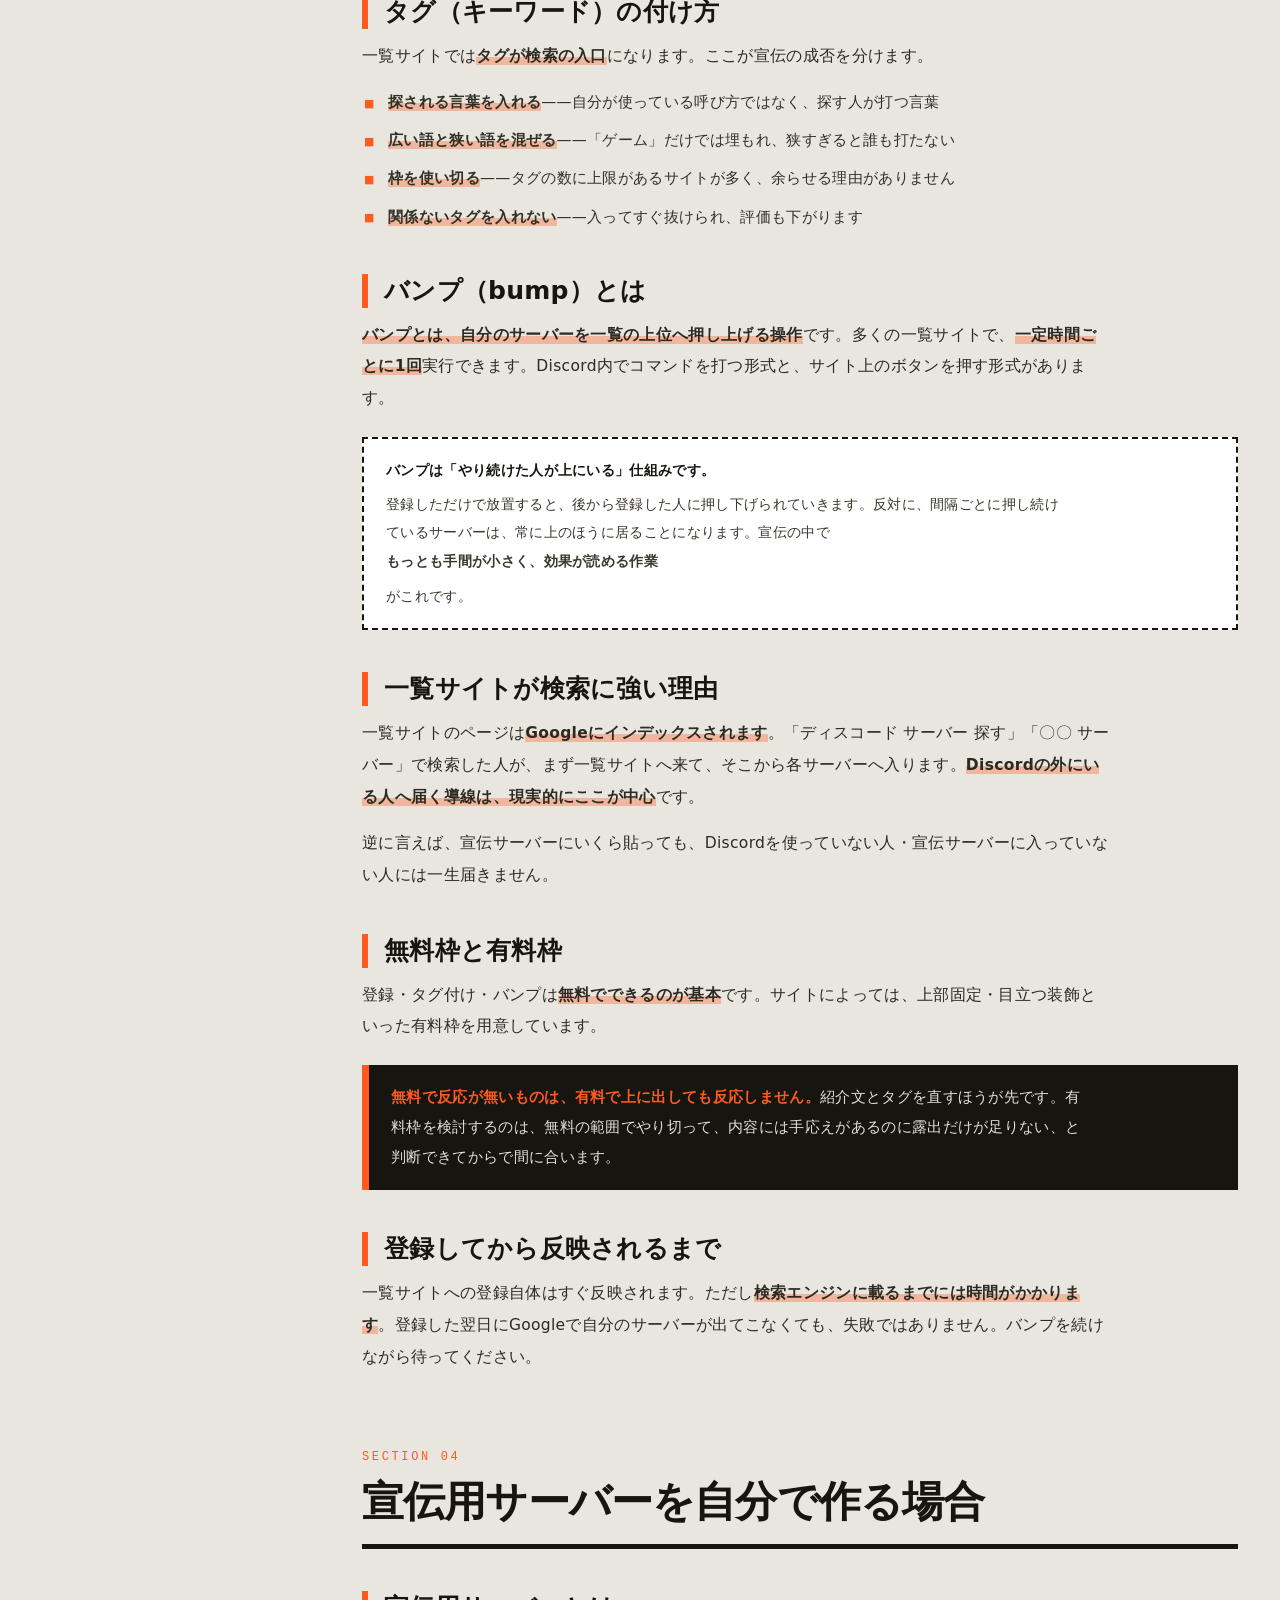
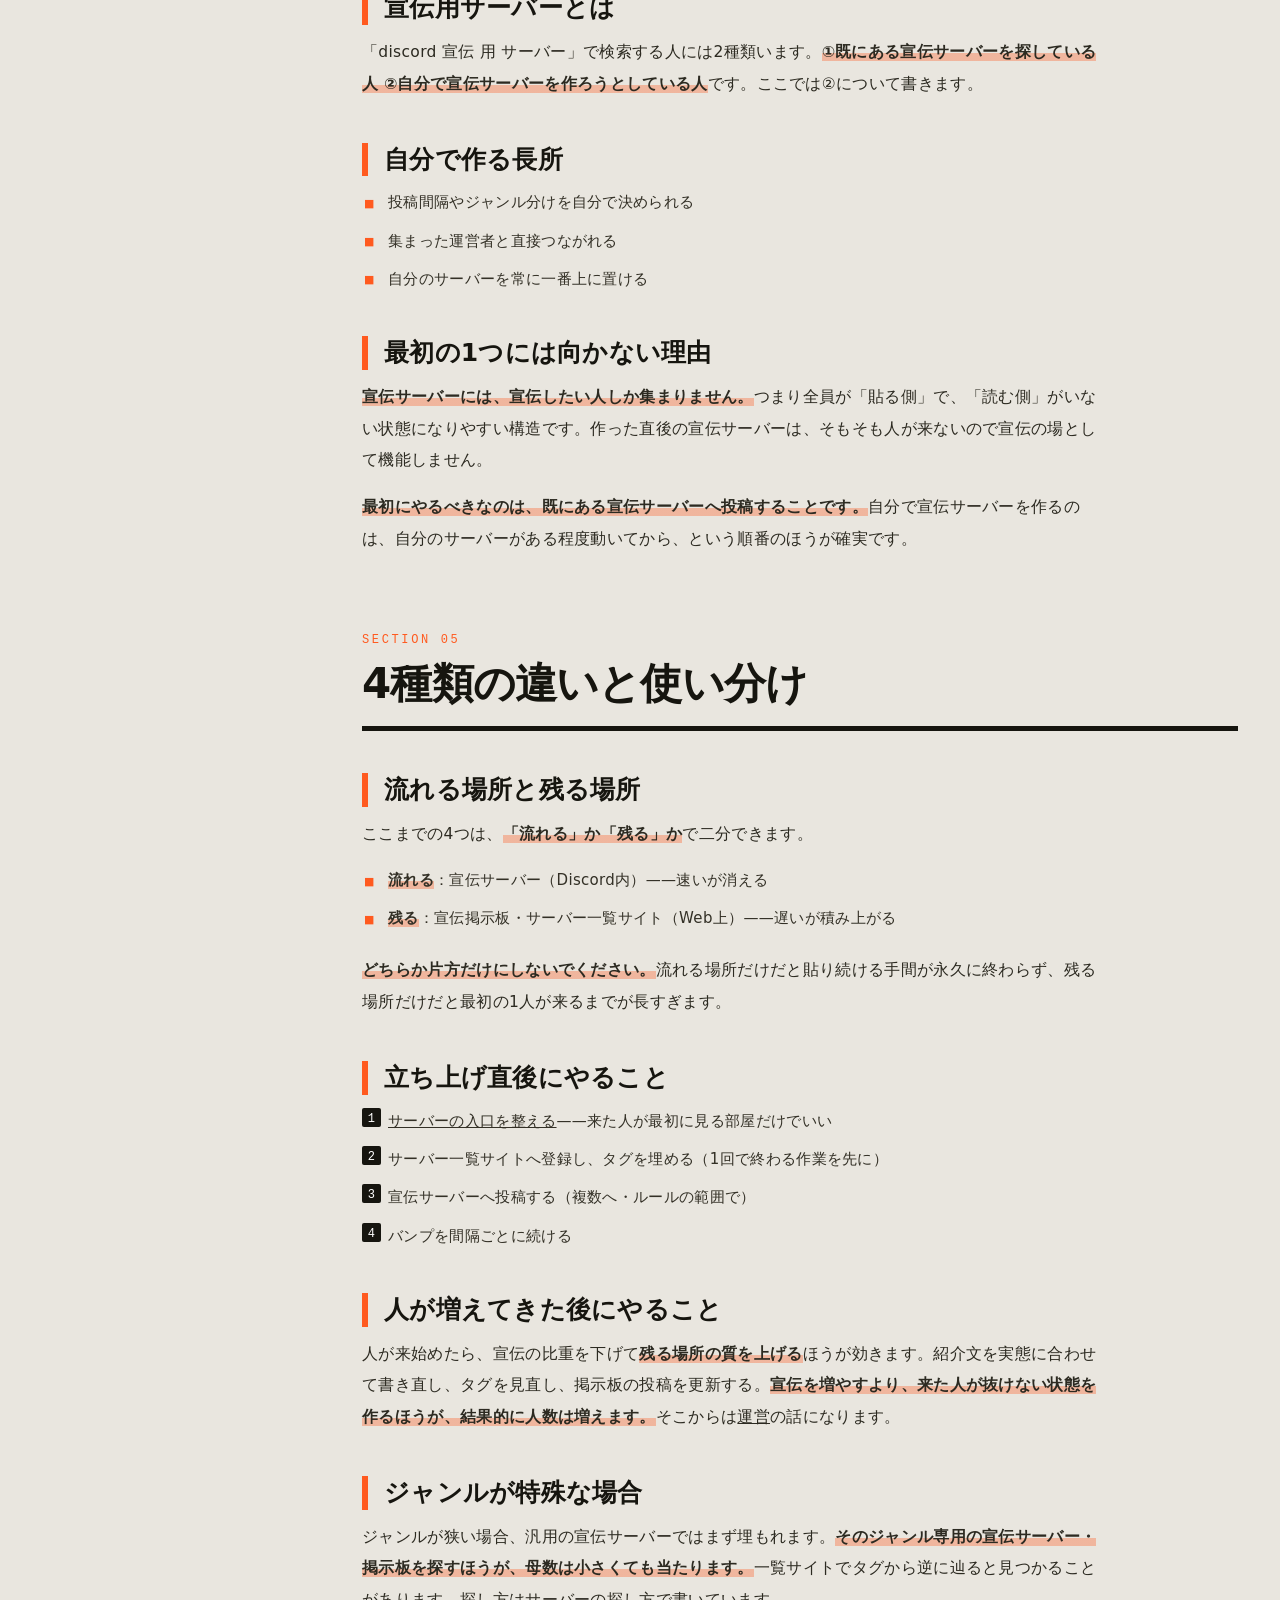
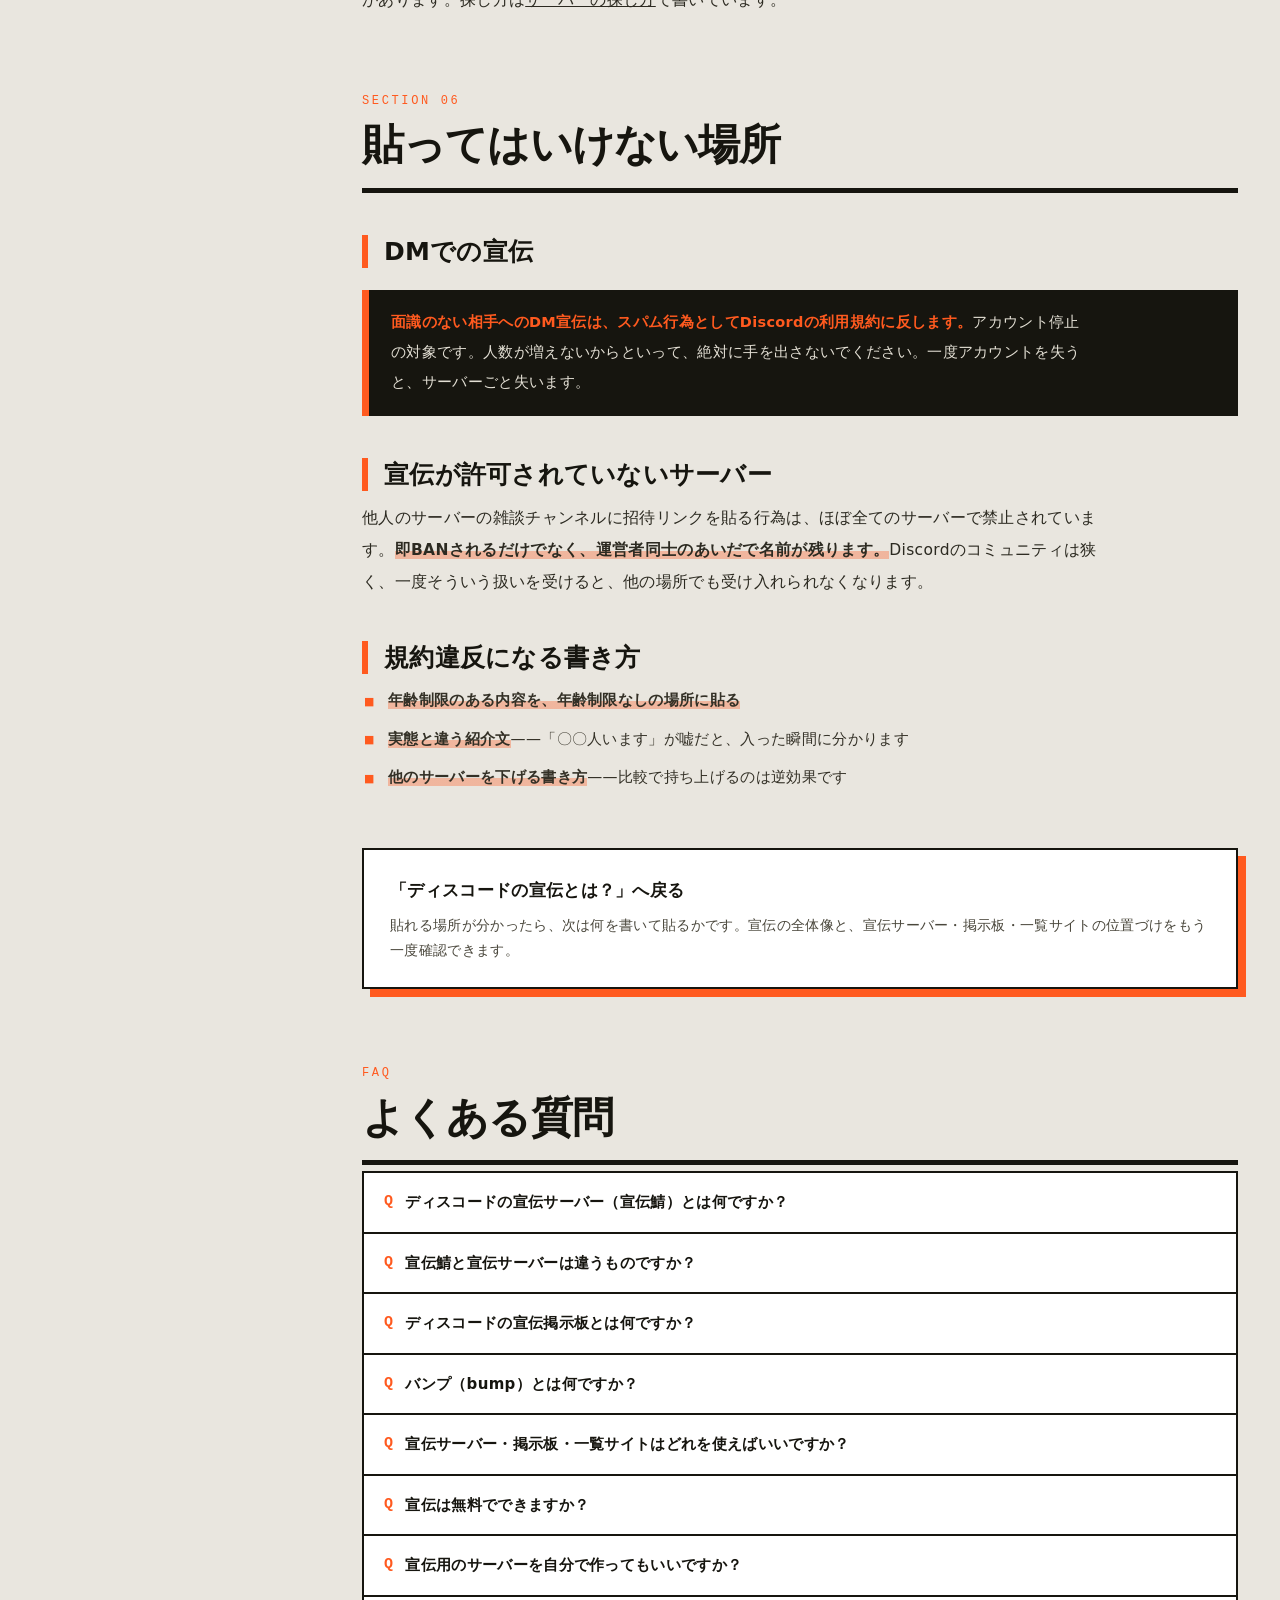
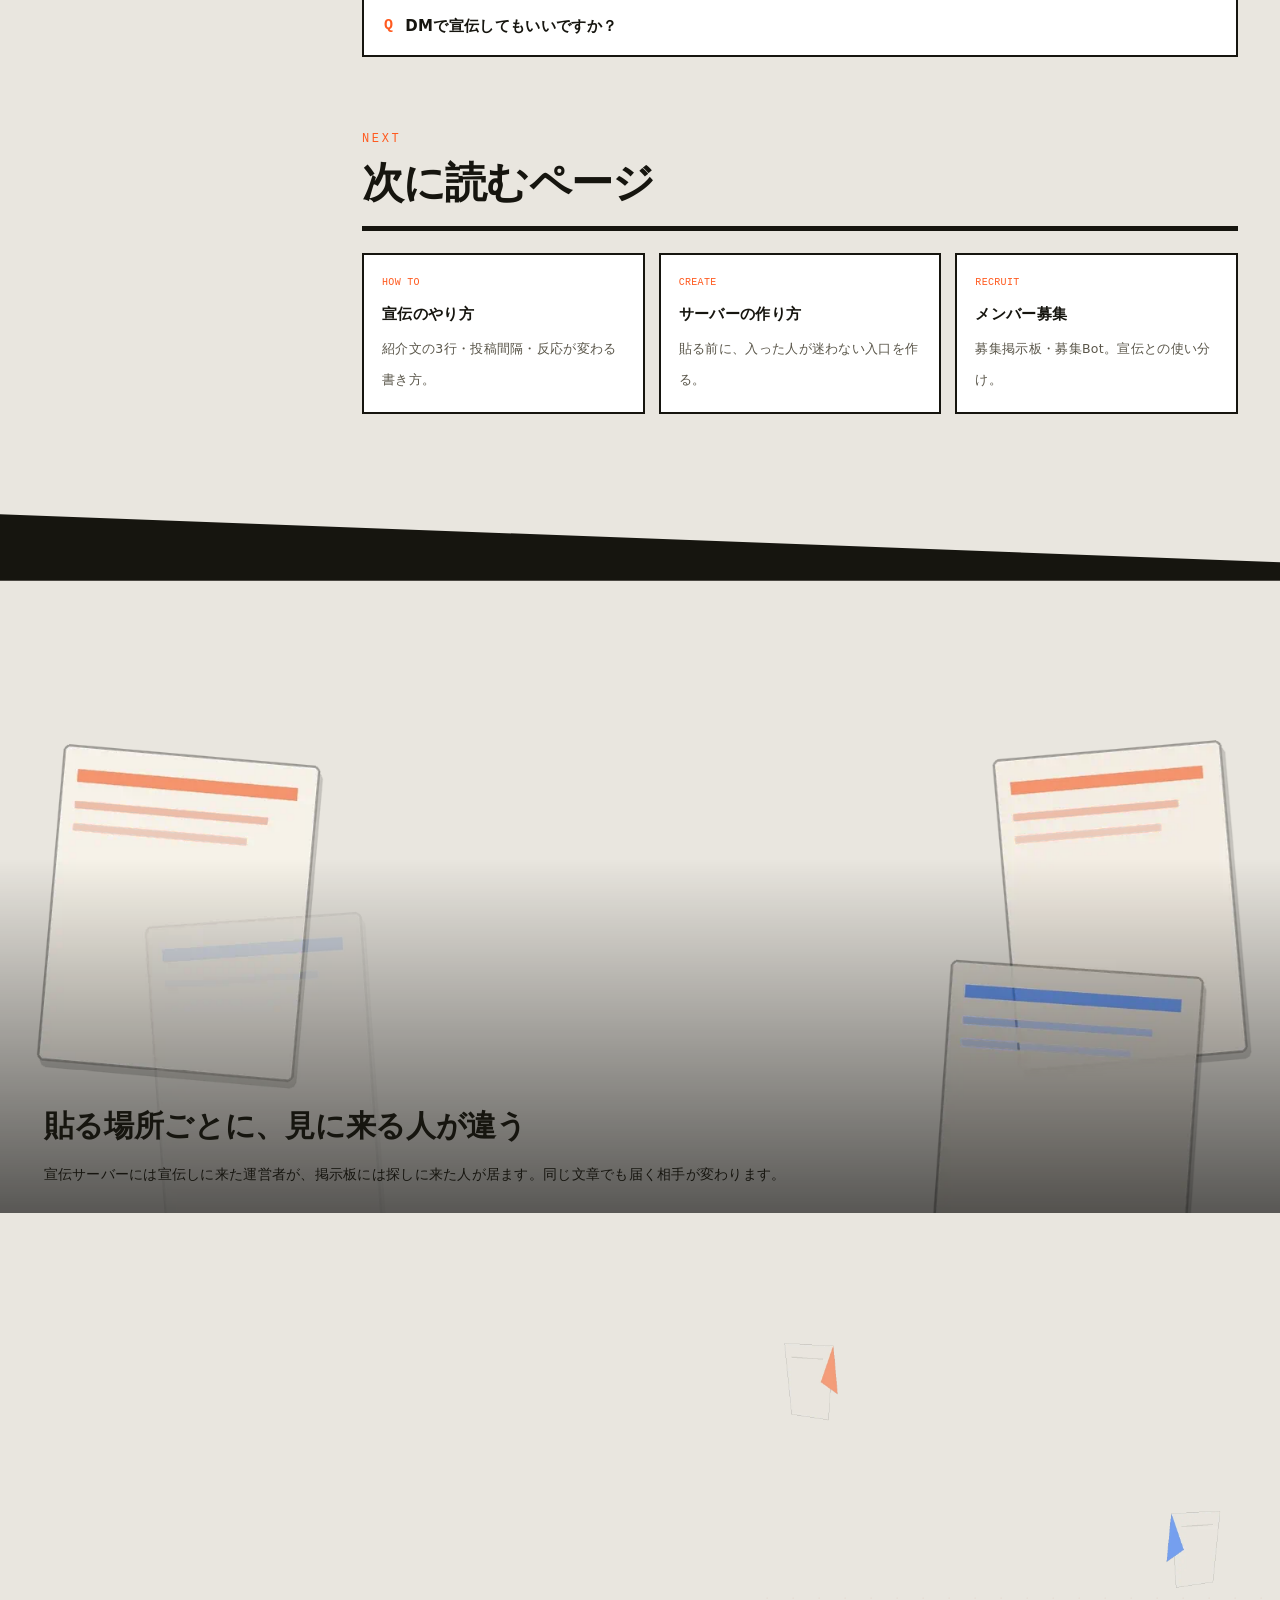
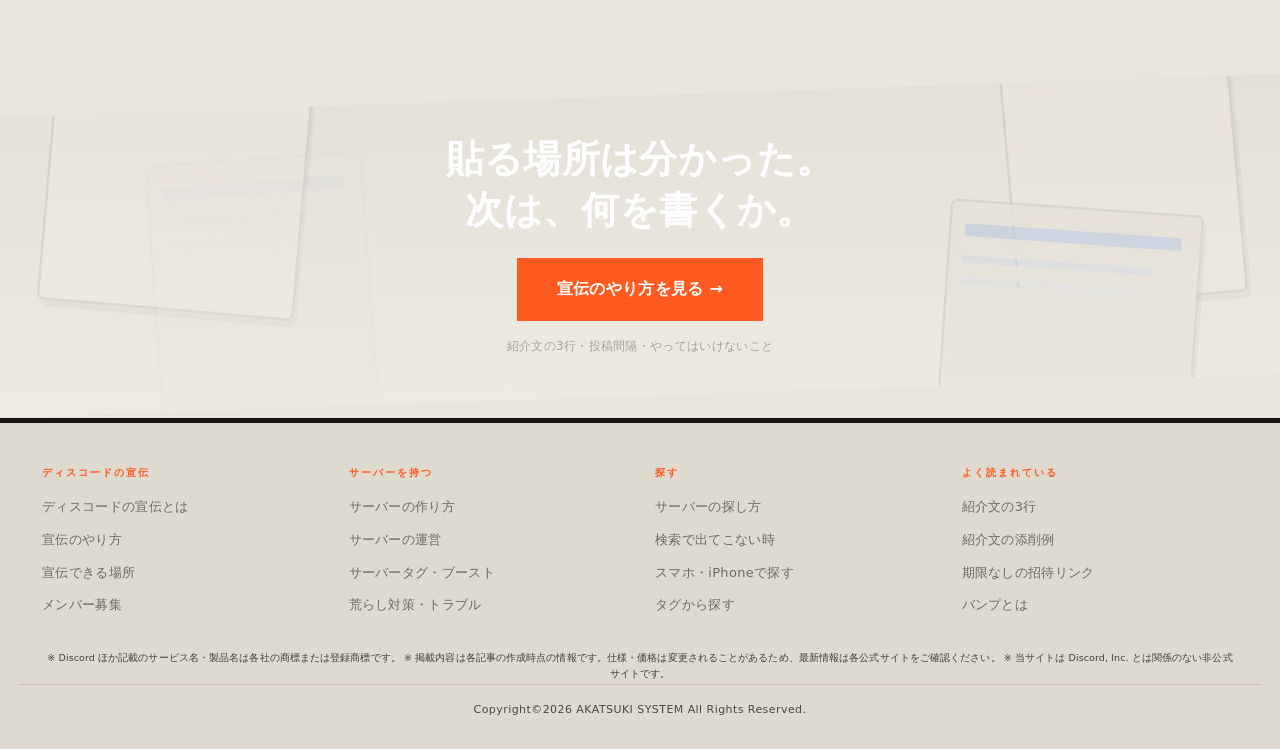
<file: places/index.html>
<!doctype html>
<html lang="ja">
  <head>
    <meta charset="utf-8" />
    <meta name="viewport" content="width=device-width,initial-scale=1" />
    <title>
      【2026年8月最新】ディスコードの宣伝サーバー・宣伝掲示板・宣伝サイトとは｜貼れる場所を全部解説
    </title>
    <meta
      name="description"
      content="ディスコードの宣伝サーバー（宣伝鯖）、宣伝掲示板、宣伝サイト、サーバー一覧サイト、宣伝用サーバーの違いと使い分けを、仕組み・投稿ルール・バンプ・タグまで日本語で徹底解説します。無料でできる範囲も明記。"
    />
    <meta name="theme-color" content="#E9E6DF" />
    <meta name="robots" content="index,follow,max-image-preview:large" />
    <link rel="canonical" href="https://promo.akatsuki-system.online/places/" />
    <link rel="icon" href="../assets/logo-mark-01.svg" type="image/svg+xml" />
    <link rel="icon" href="../favicon.ico" sizes="any" />
    <link
      rel="icon"
      href="../favicon-16x16.png"
      sizes="16x16"
      type="image/png"
    />
    <link
      rel="icon"
      href="../favicon-32x32.png"
      sizes="32x32"
      type="image/png"
    />
    <link rel="apple-touch-icon" href="../apple-touch-icon.png" />
    <link rel="manifest" href="../site.webmanifest" />
    <meta property="og:type" content="article" />
    <meta property="og:locale" content="ja_JP" />
    <meta property="og:site_name" content="ディスコード宣伝" />
    <meta
      property="og:title"
      content="【2026年8月最新】ディスコードの宣伝サーバー・宣伝掲示板・宣伝サイトとは"
    />
    <meta
      property="og:description"
      content="貼れる場所を種類ごとに。宣伝鯖・掲示板・一覧サイト・宣伝用サーバーの仕組みと使い分けを徹底解説。"
    />
    <meta
      property="og:url"
      content="https://promo.akatsuki-system.online/places/"
    />
    <meta
      property="og:image"
      content="https://promo.akatsuki-system.online/assets/discord-promo-ogp.png"
    />
    <meta property="og:image:type" content="image/png" />
    <meta property="og:image:width" content="1200" />
    <meta property="og:image:height" content="630" />
    <meta
      property="og:image:alt"
      content="ディスコード宣伝｜宣伝サーバー・掲示板・運営ガイド"
    />
    <meta name="twitter:card" content="summary_large_image" />
    <meta
      name="twitter:image"
      content="https://promo.akatsuki-system.online/assets/discord-promo-ogp.png"
    />
    <meta
      name="twitter:image:alt"
      content="ディスコード宣伝｜宣伝サーバー・掲示板・運営ガイド"
    />
    <script type="application/ld+json">
      {
        "@context": "https://schema.org",
        "@graph": [
          {
            "@type": "BreadcrumbList",
            "itemListElement": [
              {
                "@type": "ListItem",
                "position": 1,
                "name": "ディスコードの宣伝とは",
                "item": "https://promo.akatsuki-system.online/"
              },
              {
                "@type": "ListItem",
                "position": 2,
                "name": "宣伝できる場所",
                "item": "https://promo.akatsuki-system.online/places/"
              }
            ]
          },
          {
            "@type": "FAQPage",
            "mainEntity": [
              {
                "@type": "Question",
                "name": "ディスコードの宣伝サーバー（宣伝鯖）とは何ですか？",
                "acceptedAnswer": {
                  "@type": "Answer",
                  "text": "自分のサーバーの招待リンクを投稿してよいと決められているDiscordサーバーです。宣伝専用のチャンネルがあり、そこへ紹介文と招待リンクを貼ります。ジャンル別に部屋が分かれていることが多く、参加も投稿も無料のところがほとんどです。"
                }
              },
              {
                "@type": "Question",
                "name": "宣伝鯖と宣伝サーバーは違うものですか？",
                "acceptedAnswer": {
                  "@type": "Answer",
                  "text": "同じものです。「鯖」はサーバーの俗称で、読みが同じことから使われています。検索する人によって「宣伝サーバー」「宣伝鯖」「宣伝用サーバー」と書き方が変わるだけで、指しているものは同じです。"
                }
              },
              {
                "@type": "Question",
                "name": "ディスコードの宣伝掲示板とは何ですか？",
                "acceptedAnswer": {
                  "@type": "Answer",
                  "text": "Web上にあるサーバー紹介の掲示板です。Discordの中ではなく外にあるため、投稿が一覧として残り、検索から見つかります。宣伝サーバーの投稿がチャットとして流れるのに対し、掲示板の投稿は置き続けられるという違いがあります。"
                }
              },
              {
                "@type": "Question",
                "name": "バンプ（bump）とは何ですか？",
                "acceptedAnswer": {
                  "@type": "Answer",
                  "text": "サーバー一覧サイトで、自分のサーバーを一覧の上位へ押し上げる操作です。多くのサイトで一定時間ごとに1回実行でき、Discord内のコマンドやサイト上のボタンで行います。上げ直さないと新しい投稿に押し下げられていくため、継続して行うほど露出が増えます。"
                }
              },
              {
                "@type": "Question",
                "name": "宣伝サーバー・掲示板・一覧サイトはどれを使えばいいですか？",
                "acceptedAnswer": {
                  "@type": "Answer",
                  "text": "立ち上げ直後は宣伝サーバー、長く効かせたいなら掲示板とサーバー一覧サイトです。宣伝サーバーは投稿が流れるかわりに即日で人が来ることがあり、一覧サイトは検索から継続して見つかります。性質が違うので、片方だけにせず両方へ置くのが確実です。"
                }
              },
              {
                "@type": "Question",
                "name": "宣伝は無料でできますか？",
                "acceptedAnswer": {
                  "@type": "Answer",
                  "text": "できます。宣伝サーバーへの投稿も、主要なサーバー一覧サイトへの登録も無料のものが中心です。上部固定などの有料枠を用意しているサイトもありますが、無料の範囲でやり切ってから検討して問題ありません。"
                }
              },
              {
                "@type": "Question",
                "name": "宣伝用のサーバーを自分で作ってもいいですか？",
                "acceptedAnswer": {
                  "@type": "Answer",
                  "text": "作れます。ただし宣伝する人しか集まらないため、宣伝を受け取る相手がいない状態になりやすく、最初の1つとしては向きません。既にある宣伝サーバーへ投稿するほうが早く結果が出ます。"
                }
              },
              {
                "@type": "Question",
                "name": "DMで宣伝してもいいですか？",
                "acceptedAnswer": {
                  "@type": "Answer",
                  "text": "いけません。面識のない相手へのDMによる宣伝はスパム行為として扱われ、Discordの利用規約に反します。アカウント停止の対象になるため、宣伝が許可されている場所で行ってください。"
                }
              }
            ]
          }
        ]
      }
    </script>
    <link rel="stylesheet" href="../styles.css?v=347d1afc" />
    <link rel="stylesheet" href="../page-styles/places.css?v=61c2fc9c" />
  </head>
  <body data-route="places">
    <a class="skip" href="#main">本文へ移動</a>
    <div class="wallbg" aria-hidden="true"></div>

    <header class="site-head bar">
      <span class="site-header__motion" aria-hidden="true"></span
      ><span class="site-header__light-sweep" aria-hidden="true"></span>
      <div class="bar-in">
        <a class="logo" href="../"
          ><img
            class="site-header__logo-mark"
            src="../assets/logo-mark-01.svg"
            alt=""
            width="34"
            height="34" /><img
            class="site-header__logo-type"
            src="../assets/logo-type-01.svg"
            alt="ディスコード宣伝"
            height="22"
        /></a>
        <nav data-nav>
          <a href="../"><b>宣伝とは</b><i>Promotion</i></a>
          <a href="../how-to/"><b>宣伝のやり方</b><i>How to</i></a>
          <a href="../places/" aria-current="page"
            ><b>宣伝できる場所</b><i>Places</i></a
          >
          <a href="../recruit/"><b>メンバー募集</b><i>Recruit</i></a>
          <a href="../find/"><b>サーバーの探し方</b><i>Find</i></a>
          <a href="../create/"><b>サーバーの作り方</b><i>Create</i></a>
          <a href="../manage/"><b>サーバーの運営</b><i>Manage</i></a>
          <a href="../features/"><b>タグ・ブースト</b><i>Features</i></a>
          <a href="../trouble/"><b>荒らし対策</b><i>Security</i></a>
        </nav>
        <button data-burger type="button" aria-expanded="false">
          <span></span><span></span><span></span><i class="sr">メニュー</i>
        </button>
      </div>
    </header>

    <main id="main">
      <section class="hero">
        <div class="hero-media" aria-hidden="true"></div>
        <div class="hero-veil" aria-hidden="true"></div>
        <div class="hero-in wrap">
          <nav class="crumb" aria-label="パンくず">
            <a href="../">ディスコードの宣伝とは</a> ／ 宣伝できる場所
          </nav>
          <h1>
            <span>ディスコードの宣伝、</span
            ><span class="o">貼れる場所は4種類。</span>
          </h1>
          <p class="sub">
            「宣伝サーバー」「宣伝鯖」「宣伝掲示板」「宣伝サイト」——検索して出てくる言葉はバラバラですが、実際に存在する場所は<b>4種類</b>です。仕組みも、残り方も、見ている人も違います。
          </p>
          <p class="scrollhint"><i></i>SCROLL TO EXPLORE</p>
        </div>
      </section>

      <!--WAVE-->
      <div class="wave-wrap wave-ink">
        <svg
          class="wave"
          xmlns="http://www.w3.org/2000/svg"
          viewBox="0 0 1440 120"
          preserveAspectRatio="none"
          aria-hidden="true"
        >
          <path d="M0 16 L1440 91 L1440 120 L0 120 Z" fill="currentColor" />
        </svg>
      </div>
      <!--WAVE-->
      <!--ICON-->
      <div class="mark-row" aria-hidden="true">
        <picture class="mark"
          ><source srcset="../assets/places-icon-01.gif" type="image/gif" />
          <img
            src="../assets/places-icon-01.png"
            alt=""
            loading="lazy"
            decoding="async"
        /></picture>
      </div>
      <!--ICON-->
      <section class="four wrap">
        <div class="four-h" data-rv>
          <h2>4種類の、貼れる場所。</h2>
          <p>
            流れる場所と、残る場所。同じ「宣伝」でも性質がまるで違うので、片方だけでは足りません。
          </p>
        </div>
        <div class="cards">
          <a class="card" href="#s1" data-rv>
            <div class="card-img">
              <span class="card-no">01</span>
              <svg viewBox="0 0 120 160" aria-hidden="true">
                <g fill="none" stroke="#FF5A1F" stroke-width="1.6">
                  <rect x="24" y="34" width="72" height="18" rx="2" />
                  <rect
                    x="24"
                    y="60"
                    width="72"
                    height="18"
                    rx="2"
                    opacity=".7"
                  />
                  <rect
                    x="24"
                    y="86"
                    width="72"
                    height="18"
                    rx="2"
                    opacity=".45"
                  />
                  <rect
                    x="24"
                    y="112"
                    width="72"
                    height="18"
                    rx="2"
                    opacity=".22"
                  />
                </g>
                <path
                  d="M60 24v104"
                  stroke="#E9E6DF"
                  stroke-width=".8"
                  opacity=".25"
                />
              </svg>
              <span class="card-tag"
                ><span>流れる</span><span>即日</span
                ><span>Discord内</span></span
              >
            </div>
            <div class="card-b">
              <h3>宣伝サーバー（宣伝鯖）</h3>
              <p>
                投稿してよいと決められたDiscordサーバー。ジャンル別の部屋に紹介文と招待リンクを貼ります。速いかわりに、チャットとして流れます。
              </p>
              <span class="go">仕組みを見る<i>→</i></span>
            </div>
          </a>
          <a class="card" href="#s2" data-rv>
            <div class="card-img">
              <span class="card-no">02</span>
              <svg viewBox="0 0 120 160" aria-hidden="true">
                <g fill="none" stroke="#0F62FE" stroke-width="1.6">
                  <rect x="18" y="30" width="84" height="100" rx="2" />
                  <path d="M18 48h84M32 62h56M32 76h56M32 90h40M32 104h56" />
                </g>
              </svg>
              <span class="card-tag"
                ><span>残る</span><span>検索に載る</span
                ><span>Web上</span></span
              >
            </div>
            <div class="card-b">
              <h3>宣伝掲示板</h3>
              <p>
                Web上のサーバー紹介の掲示板。投稿が一覧として残り、後から来た人が読めます。Discordを使っていない人にも届きます。
              </p>
              <span class="go">仕組みを見る<i>→</i></span>
            </div>
          </a>
          <a class="card" href="#s3" data-rv>
            <div class="card-img">
              <span class="card-no">03</span>
              <svg viewBox="0 0 120 160" aria-hidden="true">
                <g fill="none" stroke="#22C36A" stroke-width="1.6">
                  <rect x="16" y="36" width="88" height="22" rx="2" />
                  <rect
                    x="16"
                    y="64"
                    width="88"
                    height="22"
                    rx="2"
                    opacity=".65"
                  />
                  <rect
                    x="16"
                    y="92"
                    width="88"
                    height="22"
                    rx="2"
                    opacity=".4"
                  />
                  <path d="M96 30l0 -10M92 24l4 -6 4 6" stroke="#FF5A1F" />
                </g>
              </svg>
              <span class="card-tag"
                ><span>残る＋上げ直せる</span><span>バンプ</span
                ><span>タグ</span></span
              >
            </div>
            <div class="card-b">
              <h3>サーバー一覧サイト</h3>
              <p>
                ジャンル・タグ・人数で探せるサイト。検索エンジンから直接ここへ人が来ます。バンプで上位へ押し上げられます。
              </p>
              <span class="go">仕組みを見る<i>→</i></span>
            </div>
          </a>
          <a class="card" href="#s4" data-rv>
            <div class="card-img">
              <span class="card-no">04</span>
              <svg viewBox="0 0 120 160" aria-hidden="true">
                <g fill="none" stroke="#C86AE0" stroke-width="1.6">
                  <circle cx="60" cy="80" r="30" />
                  <circle cx="60" cy="80" r="14" opacity=".6" />
                  <path d="M60 26v20M60 114v20M6 80h20M94 80h20" opacity=".5" />
                </g>
              </svg>
              <span class="card-tag"
                ><span>自分で作る</span><span>最初には向かない</span></span
              >
            </div>
            <div class="card-b">
              <h3>宣伝用サーバーを作る</h3>
              <p>
                自分で宣伝サーバーを開く方法。ルールを自分で決められますが、宣伝する人しか集まらないため最初の1つには向きません。
              </p>
              <span class="go">理由を見る<i>→</i></span>
            </div>
          </a>
        </div>
      </section>

      <!--WAVE-->
      <div class="wave-wrap wave-ink">
        <svg
          class="wave"
          xmlns="http://www.w3.org/2000/svg"
          viewBox="0 0 1440 120"
          preserveAspectRatio="none"
          aria-hidden="true"
        >
          <path
            d="M0 62 C180 50 330 74 510 61 C690 48 840 70 1020 58 C1180 47 1320 56 1440 51 L1440 120 L0 120 Z"
            fill="currentColor"
          />
        </svg>
      </div>
      <!--WAVE-->
      <div class="two">
        <aside class="side">
          <p class="side-lead">READING / 現在地</p>
          <div class="toc" data-rv>
            <p class="toc-h">目次 / CONTENTS</p>
            <ol>
              <li>
                <a href="#s1">1. ディスコードの宣伝サーバー（宣伝鯖）とは</a>
              </li>
              <li><a class="lv3" href="#s1-1">宣伝サーバーの仕組み</a></li>
              <li><a class="lv3" href="#s1-2">「宣伝鯖」と呼ばれる理由</a></li>
              <li>
                <a class="lv3" href="#s1-3">宣伝専用チャンネルの見分け方</a>
              </li>
              <li><a class="lv3" href="#s1-4">投稿間隔のルール</a></li>
              <li><a class="lv3" href="#s1-5">ジャンル別の部屋</a></li>
              <li>
                <a class="lv3" href="#s1-6">宣伝サーバーで見ているのは誰か</a>
              </li>
              <li><a class="lv3" href="#s1-7">宣伝サーバーの長所と短所</a></li>
              <li><a href="#s2">2. ディスコードの宣伝掲示板とは</a></li>
              <li><a class="lv3" href="#s2-1">宣伝掲示板の仕組み</a></li>
              <li>
                <a class="lv3" href="#s2-2">掲示板と宣伝サーバーの違い</a>
              </li>
              <li>
                <a class="lv3" href="#s2-3">掲示板に載せるときの書き方</a>
              </li>
              <li><a class="lv3" href="#s2-4">宣伝掲示板の探し方</a></li>
              <li><a href="#s3">3. 宣伝サイト・サーバー一覧サイトとは</a></li>
              <li>
                <a class="lv3" href="#s3-1">サーバー一覧サイトの仕組み</a>
              </li>
              <li>
                <a class="lv3" href="#s3-2">タグ（キーワード）の付け方</a>
              </li>
              <li><a class="lv3" href="#s3-3">バンプ（bump）とは</a></li>
              <li>
                <a class="lv3" href="#s3-4">一覧サイトが検索に強い理由</a>
              </li>
              <li><a class="lv3" href="#s3-5">無料枠と有料枠</a></li>
              <li>
                <a class="lv3" href="#s3-6">登録してから反映されるまで</a>
              </li>
              <li><a href="#s4">4. 宣伝用サーバーを自分で作る場合</a></li>
              <li><a class="lv3" href="#s4-1">宣伝用サーバーとは</a></li>
              <li><a class="lv3" href="#s4-2">自分で作る長所</a></li>
              <li><a class="lv3" href="#s4-3">最初の1つには向かない理由</a></li>
              <li><a href="#s5">5. 4種類の違いと使い分け</a></li>
              <li><a class="lv3" href="#s5-1">流れる場所と残る場所</a></li>
              <li><a class="lv3" href="#s5-2">立ち上げ直後にやること</a></li>
              <li>
                <a class="lv3" href="#s5-3">人が増えてきた後にやること</a>
              </li>
              <li><a class="lv3" href="#s5-4">ジャンルが特殊な場合</a></li>
              <li><a href="#s6">6. 貼ってはいけない場所</a></li>
              <li><a class="lv3" href="#s6-1">DMでの宣伝</a></li>
              <li>
                <a class="lv3" href="#s6-2">宣伝が許可されていないサーバー</a>
              </li>
              <li><a class="lv3" href="#s6-3">規約違反になる書き方</a></li>
              <li><a href="#faq">よくある質問</a></li>
            </ol>
          </div>
          <a class="side-cta" href="../how-to/"
            >次は「宣伝のやり方」<small>紹介文の3行から</small></a
          >
        </aside>

        <section class="sheet">
          <div>
            <h2 id="s1">
              <span class="n">SECTION 01</span
              >ディスコードの宣伝サーバー（宣伝鯖）とは
            </h2>
            <p>
              <strong
                >宣伝サーバーとは、自分のサーバーの招待リンクを投稿してよい、と決められているDiscordサーバー</strong
              >のことです。Discordには「新しいサーバーを一覧で見せる」公式の仕組みがほとんど無いため、作ったばかりのサーバーは誰の目にも触れません。その状態を解消するために、運営者同士が集まって宣伝を許可し合っている場所が宣伝サーバーです。
            </p>

            <h3 id="s1-1">宣伝サーバーの仕組み</h3>
            <p>
              やることは単純で、<strong>宣伝専用のチャンネルに、紹介文と招待リンクを投稿する</strong>だけです。参加も投稿も無料のところがほとんどで、アカウント以外に必要なものはありません。
            </p>
            <ul>
              <li>宣伝サーバーに参加する</li>
              <li>ルールのチャンネルで投稿間隔と禁止事項を読む</li>
              <li>ジャンルに合った宣伝チャンネルを選ぶ</li>
              <li>紹介文＋招待リンクを投稿する</li>
              <li>決められた時間が経ったら、また投稿する</li>
            </ul>

            <h3 id="s1-2">「宣伝鯖」と呼ばれる理由</h3>
            <p>
              「鯖」はサーバーの俗称です。読みが同じことから当て字として定着しました。<strong>「宣伝サーバー」「宣伝鯖」「宣伝用サーバー」は、どれも同じものを指しています。</strong>検索する人によって書き方が変わるだけなので、どの言葉で探しても行き着く先は同じです。
            </p>

            <h3 id="s1-3">宣伝専用チャンネルの見分け方</h3>
            <p>
              宣伝サーバーに入ったら、まず<strong>チャンネル名</strong>を見てください。「宣伝」「PR」「promo」「advertise」「鯖宣伝」といった名前が付いています。カテゴリごとに分かれている場合は、その下にジャンル別の部屋が並んでいます。
            </p>
            <div class="cau">
              <p>
                <b>雑談チャンネルに貼らないでください。</b
                >宣伝が許可されているサーバーでも、許可されているのは宣伝チャンネルの中だけです。雑談に貼ると、その場で削除されるか、BANの対象になります。
              </p>
            </div>

            <h3 id="s1-4">投稿間隔のルール</h3>
            <p>
              ほとんどの宣伝サーバーには<strong>投稿間隔のルール</strong>があります。よくあるのは「1時間に1回」「6時間に1回」「12時間に1回」「24時間に1回」といった形で、サーバーごとに違います。<strong>この間隔を守らない投稿は削除・警告・BANの対象</strong>になります。
            </p>
            <p>
              間隔が短いサーバーほど投稿が速く流れるため、上に居られる時間も短くなります。逆に24時間に1回のサーバーは、投稿が長く残ります。<strong
                >「何時間に1回か」は、そのまま「どれだけ長く見てもらえるか」に直結します。</strong
              >
            </p>

            <h3 id="s1-5">ジャンル別の部屋</h3>
            <p>
              規模の大きい宣伝サーバーでは、部屋がジャンルで分かれています。よくある分け方は次の通りです。
            </p>
            <ul>
              <li>ゲーム／FPS／MMO／マインクラフト</li>
              <li>雑談／交流／通話</li>
              <li>創作／イラスト／音楽／動画</li>
              <li>技術／プログラミング／AI</li>
              <li>VTuber／配信／リスナー募集</li>
              <li>その他・ジャンル問わず</li>
            </ul>
            <p>
              <strong
                >合わない部屋に貼ると、読まれないだけでなく削除されます。</strong
              >自分のサーバーがどのジャンルかを1つ決めてから貼ってください。
            </p>

            <h3 id="s1-6">宣伝サーバーで見ているのは誰か</h3>
            <p>
              ここは正直に書いておきます。<strong>宣伝サーバーを見ているのは、同じく宣伝しに来た運営者が中心</strong>です。純粋に「面白いサーバーを探しに来た人」の割合は高くありません。
            </p>
            <p>
              だからといって無意味ではありません。運営者同士は相互にサーバーを見に行く習慣があり、<strong>立ち上げ直後の「最初の10人」を集める場所としては現実的に機能します</strong>。ただし「宣伝サーバーに貼れば一般の人が大量に来る」という期待は、実態と合いません。
            </p>

            <h3 id="s1-7">宣伝サーバーの長所と短所</h3>
            <div class="stack">
              <div class="pst">
                <span class="k">GOOD</span>
                <h4>すぐ結果が出る</h4>
                <p>
                  投稿した直後に見られます。立ち上げ当日から人が来ることがあるのは、この方法だけです。
                </p>
                <div class="meta"><span>即日</span><span>無料</span></div>
              </div>
              <div class="pst">
                <span class="k">GOOD</span>
                <h4>数を打てる</h4>
                <p>
                  宣伝サーバーは複数あります。ルールを守る範囲で、いくつも並行して使えます。
                </p>
                <div class="meta"><span>並行可</span></div>
              </div>
              <div class="pst">
                <span class="k">BAD</span>
                <h4>投稿が流れる</h4>
                <p>
                  チャットなので下へ押し流されます。貼り続けないと存在しないのと同じになります。
                </p>
                <div class="meta"><span>継続必須</span></div>
              </div>
              <div class="pst">
                <span class="k">BAD</span>
                <h4>検索には出ない</h4>
                <p>
                  Discordの中の投稿はGoogleに載りません。外から探している人には届きません。
                </p>
                <div class="meta"><span>検索×</span></div>
              </div>
            </div>

            <h2 id="s2">
              <span class="n">SECTION 02</span>ディスコードの宣伝掲示板とは
            </h2>
            <p>
              <strong>宣伝掲示板とは、Web上にあるサーバー紹介の掲示板</strong
              >です。Discordの中ではなく外にあります。この違いが、そのまま性質の違いになります。
            </p>

            <h3 id="s2-1">宣伝掲示板の仕組み</h3>
            <p>
              サイトの投稿フォームに、サーバー名・紹介文・招待リンク・ジャンルを入力して投稿します。投稿は<strong>一覧として残り</strong>、後から来た人がスクロールして読めます。多くはアカウント登録なしか、簡単な登録だけで投稿できます。
            </p>

            <h3 id="s2-2">掲示板と宣伝サーバーの違い</h3>
            <div class="scroll-x">
              <table>
                <thead>
                  <tr>
                    <th>比べる点</th>
                    <th>宣伝サーバー</th>
                    <th>宣伝掲示板</th>
                  </tr>
                </thead>
                <tbody>
                  <tr>
                    <td><b>場所</b></td>
                    <td>Discordの中</td>
                    <td>Webの上</td>
                  </tr>
                  <tr>
                    <td><b>投稿の残り方</b></td>
                    <td>チャットとして流れる</td>
                    <td>一覧として残る</td>
                  </tr>
                  <tr>
                    <td><b>Google検索</b></td>
                    <td>載らない</td>
                    <td><b>載る</b></td>
                  </tr>
                  <tr>
                    <td><b>反応の速さ</b></td>
                    <td>速い（当日）</td>
                    <td>ゆっくり（数日〜）</td>
                  </tr>
                  <tr>
                    <td><b>見ている人</b></td>
                    <td>運営者が中心</td>
                    <td>探しに来た人</td>
                  </tr>
                  <tr>
                    <td><b>手間</b></td>
                    <td>貼り続ける必要がある</td>
                    <td>1回置けば残る</td>
                  </tr>
                </tbody>
              </table>
            </div>

            <h3 id="s2-3">掲示板に載せるときの書き方</h3>
            <p>
              掲示板は<strong>後から読まれる</strong>場所です。チャットのように流れないぶん、読み手はじっくり比べます。だから書き方も変わります。
            </p>
            <ul>
              <li>
                <strong>1行目でジャンルを言い切る</strong
                >——「なんでもあります」は選ばれません
              </li>
              <li>
                <strong>誰向けかを書く</strong>——初心者歓迎／経験者中心／年齢層
              </li>
              <li>
                <strong>入ったら何があるかを書く</strong
                >——部屋の名前を3つ挙げるだけでも伝わります
              </li>
              <li>
                <strong>更新日が分かるようにする</strong
                >——古い投稿は死んだサーバーだと思われます
              </li>
            </ul>

            <h3 id="s2-4">宣伝掲示板の探し方</h3>
            <p>
              「discord 宣伝 掲示板」「ディスコード
              募集掲示板」で検索すると見つかります。<strong>掲示板と募集掲示板は近い性質</strong>で、サーバーの宣伝とメンバー募集の両方を受け付けているところが多くあります。募集の書き方は<a
                href="../recruit/"
                >メンバー募集のページ</a
              >で詳しく書いています。
            </p>

            <h2 id="s3">
              <span class="n">SECTION 03</span
              >宣伝サイト・サーバー一覧サイトとは
            </h2>
            <p>
              <strong
                >サーバー一覧サイトとは、Discordサーバーをジャンル・タグ・人数などで探せるWebサイト</strong
              >です。「宣伝サイト」と呼ばれることもあります。掲示板より構造化されていて、<strong>検索エンジンから直接ここへ人が来ます</strong>。
            </p>

            <h3 id="s3-1">サーバー一覧サイトの仕組み</h3>
            <p>
              サーバーを登録すると、一覧に並びます。多くのサイトでは<strong>専用のBotを自分のサーバーへ招待する</strong>ことで、人数やオンライン数が自動で表示されます。ユーザーはジャンルやタグで絞り込んで探します。
            </p>
            <p>
              代表的なサイトとして<strong>Disboard</strong>があります。日本語のサーバーも多数登録されていて、タグ検索・レビュー投稿の仕組みを持っています。
            </p>

            <h3 id="s3-2">タグ（キーワード）の付け方</h3>
            <p>
              一覧サイトでは<strong>タグが検索の入口</strong>になります。ここが宣伝の成否を分けます。
            </p>
            <ul>
              <li>
                <strong>探される言葉を入れる</strong
                >——自分が使っている呼び方ではなく、探す人が打つ言葉
              </li>
              <li>
                <strong>広い語と狭い語を混ぜる</strong
                >——「ゲーム」だけでは埋もれ、狭すぎると誰も打たない
              </li>
              <li>
                <strong>枠を使い切る</strong
                >——タグの数に上限があるサイトが多く、余らせる理由がありません
              </li>
              <li>
                <strong>関係ないタグを入れない</strong
                >——入ってすぐ抜けられ、評価も下がります
              </li>
            </ul>

            <h3 id="s3-3">バンプ（bump）とは</h3>
            <p>
              <strong
                >バンプとは、自分のサーバーを一覧の上位へ押し上げる操作</strong
              >です。多くの一覧サイトで、<strong>一定時間ごとに1回</strong>実行できます。Discord内でコマンドを打つ形式と、サイト上のボタンを押す形式があります。
            </p>
            <div class="pt">
              <b>バンプは「やり続けた人が上にいる」仕組みです。</b>
              <p>
                登録しただけで放置すると、後から登録した人に押し下げられていきます。反対に、間隔ごとに押し続けているサーバーは、常に上のほうに居ることになります。宣伝の中で<b>もっとも手間が小さく、効果が読める作業</b>がこれです。
              </p>
            </div>

            <h3 id="s3-4">一覧サイトが検索に強い理由</h3>
            <p>
              一覧サイトのページは<strong>Googleにインデックスされます</strong>。「ディスコード
              サーバー 探す」「〇〇
              サーバー」で検索した人が、まず一覧サイトへ来て、そこから各サーバーへ入ります。<strong>Discordの外にいる人へ届く導線は、現実的にここが中心</strong>です。
            </p>
            <p>
              逆に言えば、宣伝サーバーにいくら貼っても、Discordを使っていない人・宣伝サーバーに入っていない人には一生届きません。
            </p>

            <h3 id="s3-5">無料枠と有料枠</h3>
            <p>
              登録・タグ付け・バンプは<strong>無料でできるのが基本</strong>です。サイトによっては、上部固定・目立つ装飾といった有料枠を用意しています。
            </p>
            <div class="cau">
              <p>
                <b>無料で反応が無いものは、有料で上に出しても反応しません。</b
                >紹介文とタグを直すほうが先です。有料枠を検討するのは、無料の範囲でやり切って、内容には手応えがあるのに露出だけが足りない、と判断できてからで間に合います。
              </p>
            </div>

            <h3 id="s3-6">登録してから反映されるまで</h3>
            <p>
              一覧サイトへの登録自体はすぐ反映されます。ただし<strong>検索エンジンに載るまでには時間がかかります</strong>。登録した翌日にGoogleで自分のサーバーが出てこなくても、失敗ではありません。バンプを続けながら待ってください。
            </p>

            <h2 id="s4">
              <span class="n">SECTION 04</span>宣伝用サーバーを自分で作る場合
            </h2>

            <h3 id="s4-1">宣伝用サーバーとは</h3>
            <p>
              「discord 宣伝 用 サーバー」で検索する人には2種類います。<strong
                >①既にある宣伝サーバーを探している人
                ②自分で宣伝サーバーを作ろうとしている人</strong
              >です。ここでは②について書きます。
            </p>

            <h3 id="s4-2">自分で作る長所</h3>
            <ul>
              <li>投稿間隔やジャンル分けを自分で決められる</li>
              <li>集まった運営者と直接つながれる</li>
              <li>自分のサーバーを常に一番上に置ける</li>
            </ul>

            <h3 id="s4-3">最初の1つには向かない理由</h3>
            <p>
              <strong>宣伝サーバーには、宣伝したい人しか集まりません。</strong
              >つまり全員が「貼る側」で、「読む側」がいない状態になりやすい構造です。作った直後の宣伝サーバーは、そもそも人が来ないので宣伝の場として機能しません。
            </p>
            <p>
              <strong
                >最初にやるべきなのは、既にある宣伝サーバーへ投稿することです。</strong
              >自分で宣伝サーバーを作るのは、自分のサーバーがある程度動いてから、という順番のほうが確実です。
            </p>

            <h2 id="s5">
              <span class="n">SECTION 05</span>4種類の違いと使い分け
            </h2>

            <h3 id="s5-1">流れる場所と残る場所</h3>
            <p>
              ここまでの4つは、<strong>「流れる」か「残る」か</strong>で二分できます。
            </p>
            <ul>
              <li>
                <strong>流れる</strong>：宣伝サーバー（Discord内）——速いが消える
              </li>
              <li>
                <strong>残る</strong
                >：宣伝掲示板・サーバー一覧サイト（Web上）——遅いが積み上がる
              </li>
            </ul>
            <p>
              <strong>どちらか片方だけにしないでください。</strong
              >流れる場所だけだと貼り続ける手間が永久に終わらず、残る場所だけだと最初の1人が来るまでが長すぎます。
            </p>

            <h3 id="s5-2">立ち上げ直後にやること</h3>
            <ol>
              <li>
                <a href="../create/">サーバーの入口を整える</a
                >——来た人が最初に見る部屋だけでいい
              </li>
              <li>
                サーバー一覧サイトへ登録し、タグを埋める（1回で終わる作業を先に）
              </li>
              <li>宣伝サーバーへ投稿する（複数へ・ルールの範囲で）</li>
              <li>バンプを間隔ごとに続ける</li>
            </ol>

            <h3 id="s5-3">人が増えてきた後にやること</h3>
            <p>
              人が来始めたら、宣伝の比重を下げて<strong>残る場所の質を上げる</strong>ほうが効きます。紹介文を実態に合わせて書き直し、タグを見直し、掲示板の投稿を更新する。<strong>宣伝を増やすより、来た人が抜けない状態を作るほうが、結果的に人数は増えます。</strong>そこからは<a
                href="../manage/"
                >運営</a
              >の話になります。
            </p>

            <h3 id="s5-4">ジャンルが特殊な場合</h3>
            <p>
              ジャンルが狭い場合、汎用の宣伝サーバーではまず埋もれます。<strong>そのジャンル専用の宣伝サーバー・掲示板を探すほうが、母数は小さくても当たります。</strong>一覧サイトでタグから逆に辿ると見つかることがあります。探し方は<a
                href="../find/"
                >サーバーの探し方</a
              >で書いています。
            </p>

            <h2 id="s6">
              <span class="n">SECTION 06</span>貼ってはいけない場所
            </h2>

            <h3 id="s6-1">DMでの宣伝</h3>
            <div class="cau">
              <p>
                <b
                  >面識のない相手へのDM宣伝は、スパム行為としてDiscordの利用規約に反します。</b
                >アカウント停止の対象です。人数が増えないからといって、絶対に手を出さないでください。一度アカウントを失うと、サーバーごと失います。
              </p>
            </div>

            <h3 id="s6-2">宣伝が許可されていないサーバー</h3>
            <p>
              他人のサーバーの雑談チャンネルに招待リンクを貼る行為は、ほぼ全てのサーバーで禁止されています。<strong>即BANされるだけでなく、運営者同士のあいだで名前が残ります。</strong>Discordのコミュニティは狭く、一度そういう扱いを受けると、他の場所でも受け入れられなくなります。
            </p>

            <h3 id="s6-3">規約違反になる書き方</h3>
            <ul>
              <li>
                <strong>年齢制限のある内容を、年齢制限なしの場所に貼る</strong>
              </li>
              <li>
                <strong>実態と違う紹介文</strong
                >——「〇〇人います」が嘘だと、入った瞬間に分かります
              </li>
              <li>
                <strong>他のサーバーを下げる書き方</strong
                >——比較で持ち上げるのは逆効果です
              </li>
            </ul>

            <a class="back" href="../" data-rv>
              <b>「ディスコードの宣伝とは？」へ戻る</b>
              <small
                >貼れる場所が分かったら、次は何を書いて貼るかです。宣伝の全体像と、宣伝サーバー・掲示板・一覧サイトの位置づけをもう一度確認できます。</small
              >
            </a>

            <h2 id="faq"><span class="n">FAQ</span>よくある質問</h2>
            <details>
              <summary>
                ディスコードの宣伝サーバー（宣伝鯖）とは何ですか？
              </summary>
              <p>
                自分のサーバーの招待リンクを投稿してよいと決められているDiscordサーバーです。宣伝専用のチャンネルがあり、そこへ紹介文と招待リンクを貼ります。ジャンル別に部屋が分かれていることが多く、参加も投稿も無料のところがほとんどです。
              </p>
            </details>
            <details>
              <summary>宣伝鯖と宣伝サーバーは違うものですか？</summary>
              <p>
                同じものです。「鯖」はサーバーの俗称で、読みが同じことから使われています。検索する人によって「宣伝サーバー」「宣伝鯖」「宣伝用サーバー」と書き方が変わるだけで、指しているものは同じです。
              </p>
            </details>
            <details>
              <summary>ディスコードの宣伝掲示板とは何ですか？</summary>
              <p>
                Web上にあるサーバー紹介の掲示板です。Discordの中ではなく外にあるため、投稿が一覧として残り、検索から見つかります。宣伝サーバーの投稿がチャットとして流れるのに対し、掲示板の投稿は置き続けられるという違いがあります。
              </p>
            </details>
            <details>
              <summary>バンプ（bump）とは何ですか？</summary>
              <p>
                サーバー一覧サイトで、自分のサーバーを一覧の上位へ押し上げる操作です。多くのサイトで一定時間ごとに1回実行でき、Discord内のコマンドやサイト上のボタンで行います。上げ直さないと新しい投稿に押し下げられていくため、継続して行うほど露出が増えます。
              </p>
            </details>
            <details>
              <summary>
                宣伝サーバー・掲示板・一覧サイトはどれを使えばいいですか？
              </summary>
              <p>
                立ち上げ直後は宣伝サーバー、長く効かせたいなら掲示板とサーバー一覧サイトです。宣伝サーバーは投稿が流れるかわりに即日で人が来ることがあり、一覧サイトは検索から継続して見つかります。性質が違うので、片方だけにせず両方へ置くのが確実です。
              </p>
            </details>
            <details>
              <summary>宣伝は無料でできますか？</summary>
              <p>
                できます。宣伝サーバーへの投稿も、主要なサーバー一覧サイトへの登録も無料のものが中心です。上部固定などの有料枠を用意しているサイトもありますが、無料の範囲でやり切ってから検討して問題ありません。
              </p>
            </details>
            <details>
              <summary>宣伝用のサーバーを自分で作ってもいいですか？</summary>
              <p>
                作れます。ただし宣伝する人しか集まらないため、宣伝を受け取る相手がいない状態になりやすく、最初の1つとしては向きません。既にある宣伝サーバーへ投稿するほうが早く結果が出ます。
              </p>
            </details>
            <details>
              <summary>DMで宣伝してもいいですか？</summary>
              <p>
                いけません。面識のない相手へのDMによる宣伝はスパム行為として扱われ、Discordの利用規約に反します。アカウント停止の対象になるため、宣伝が許可されている場所で行ってください。
              </p>
            </details>

            <h2><span class="n">NEXT</span>次に読むページ</h2>
            <div class="rel">
              <a href="../how-to/"
                ><p>HOW TO</p>
                <b>宣伝のやり方</b
                ><small>紹介文の3行・投稿間隔・反応が変わる書き方。</small></a
              >
              <a href="../create/"
                ><p>CREATE</p>
                <b>サーバーの作り方</b
                ><small>貼る前に、入った人が迷わない入口を作る。</small></a
              >
              <a href="../recruit/"
                ><p>RECRUIT</p>
                <b>メンバー募集</b
                ><small>募集掲示板・募集Bot。宣伝との使い分け。</small></a
              >
            </div>
          </div>
        </section>
      </div>
      <!-- /.two -->

      <!--FILL-->
      <div class="wave-wrap wave-ink">
        <svg
          class="wave"
          xmlns="http://www.w3.org/2000/svg"
          viewBox="0 0 1440 120"
          preserveAspectRatio="none"
          aria-hidden="true"
        >
          <path d="M0 16 L1440 91 L1440 120 L0 120 Z" fill="currentColor" />
        </svg>
      </div>
      <section class="eyecatch" data-rv>
        <div
          class="ec-img"
          style="
            background-image: url(&quot;../assets/places-motion-01.webp&quot;);
          "
        ></div>
        <div class="ec-cap">
          <b>貼る場所ごとに、見に来る人が違う</b
          >宣伝サーバーには宣伝しに来た運営者が、掲示板には探しに来た人が居ます。同じ文章でも届く相手が変わります。
        </div>
      </section>
      <figure class="side-fig" data-rv>
        <picture
          ><source srcset="../assets/places-motion-02.webp" type="image/webp" />
          <img
            src="../assets/places-motion-02.png"
            alt=""
            loading="lazy"
            decoding="async"
        /></picture>
      </figure>
      <!--FILL-->
      <section class="cta slant">
        <h2>貼る場所は分かった。<br />次は、何を書くか。</h2>
        <a class="go" href="../how-to/">宣伝のやり方を見る →</a>
        <small>紹介文の3行・投稿間隔・やってはいけないこと</small>
      </section>
    </main>

    <footer>
      <div class="ft">
        <div>
          <h4>ディスコードの宣伝</h4>
          <a href="../">ディスコードの宣伝とは</a>
          <a href="../how-to/">宣伝のやり方</a>
          <a href="../places/">宣伝できる場所</a>
          <a href="../recruit/">メンバー募集</a>
        </div>
        <div>
          <h4>サーバーを持つ</h4>
          <a href="../create/">サーバーの作り方</a>
          <a href="../manage/">サーバーの運営</a>
          <a href="../features/">サーバータグ・ブースト</a>
          <a href="../trouble/">荒らし対策・トラブル</a>
        </div>
        <div>
          <h4>探す</h4>
          <a href="../find/">サーバーの探し方</a>
          <a href="../find/#search">検索で出てこない時</a>
          <a href="../find/#mobile">スマホ・iPhoneで探す</a>
          <a href="../find/#tag">タグから探す</a>
        </div>
        <div>
          <h4>よく読まれている</h4>
          <a href="../how-to/#s2-1">紹介文の3行</a>
          <a href="../how-to/#s2-5">紹介文の添削例</a>
          <a href="../how-to/#s3-1">期限なしの招待リンク</a>
          <a href="../places/#s3-3">バンプとは</a>
        </div>
      </div>
      <div class="ft-notes" aria-label="商標・情報・運営に関する注記">
        <p>
          ※ Discord ほか記載のサービス名・製品名は各社の商標または登録商標です。
          ※
          掲載内容は各記事の作成時点の情報です。仕様・価格は変更されることがあるため、最新情報は各公式サイトをご確認ください。
          ※ 当サイトは Discord, Inc. とは関係のない非公式サイトです。
        </p>
      </div>
      <div class="ft-btm">
        <p>Copyright©2026 AKATSUKI SYSTEM All Rights Reserved.</p>
      </div>
    </footer>
    <script src="../app.js?v=57ea167d" defer></script>
  </body>
</html>
</file>
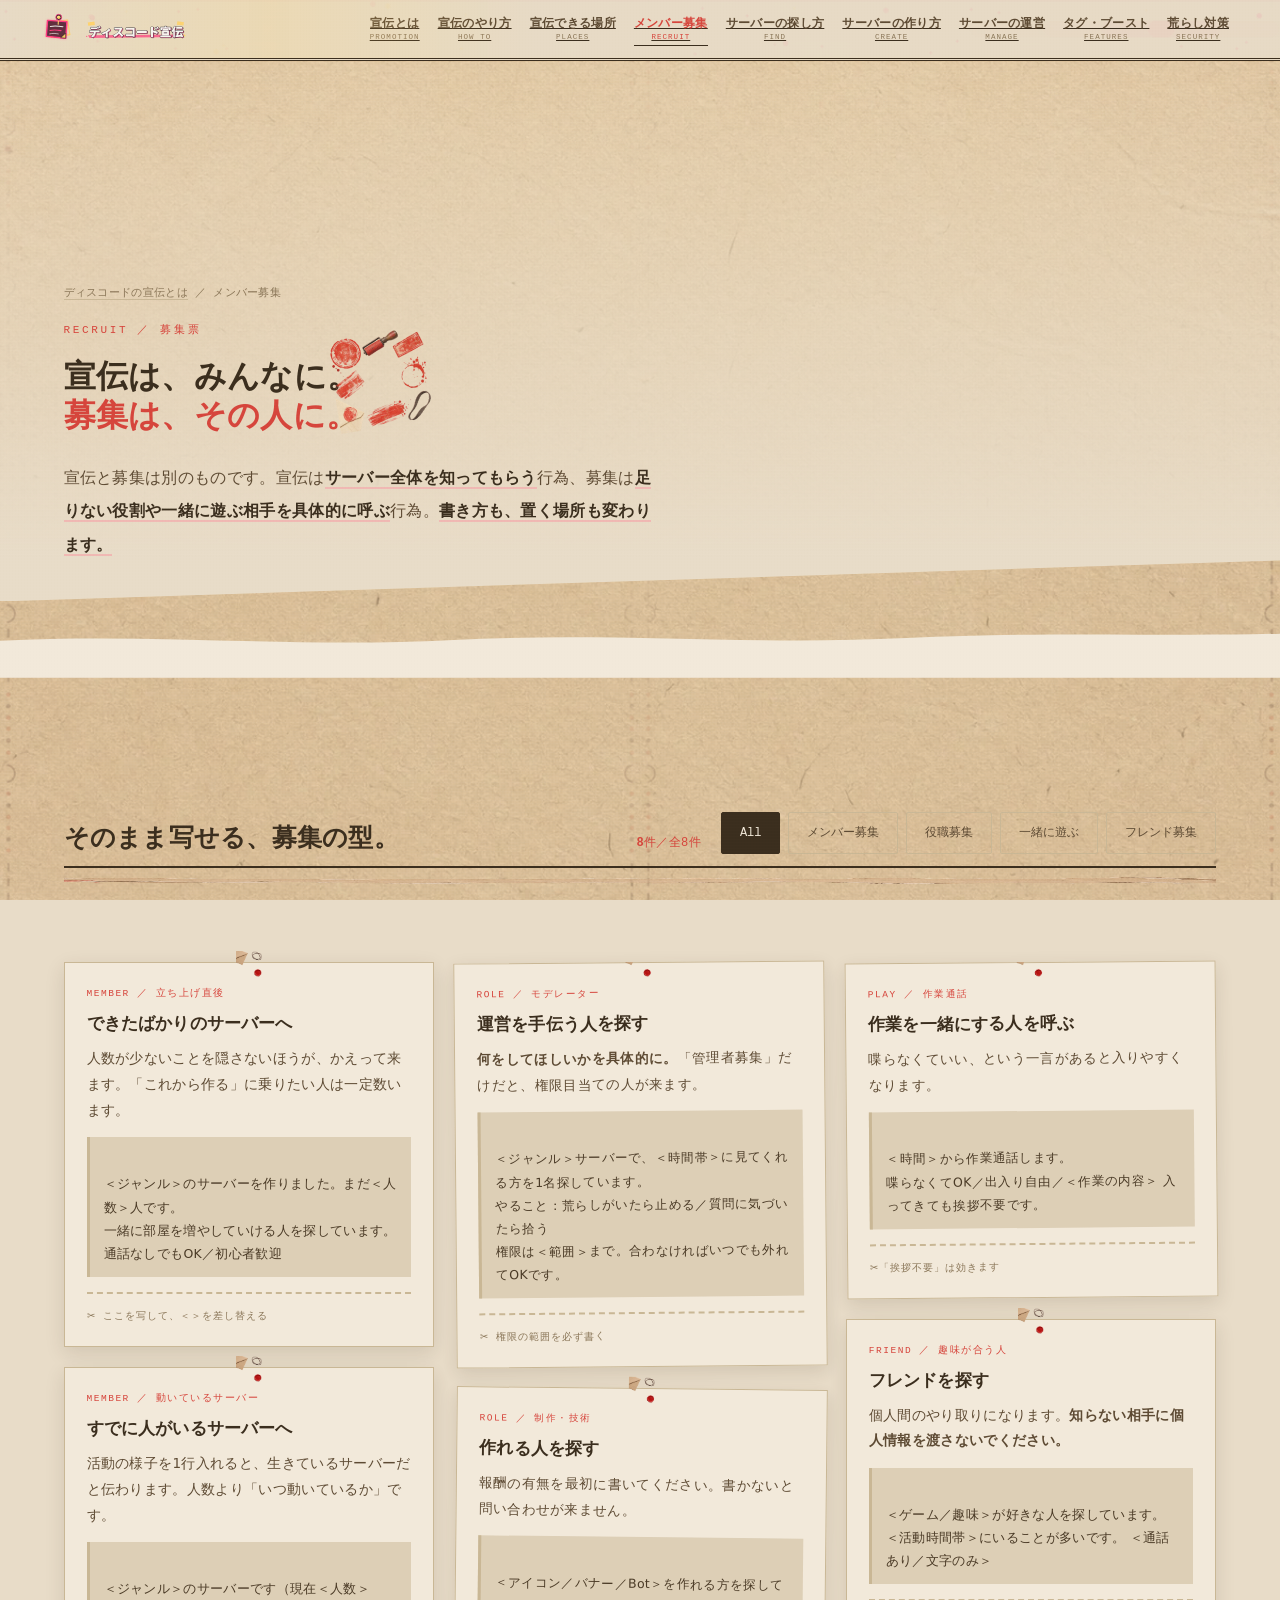
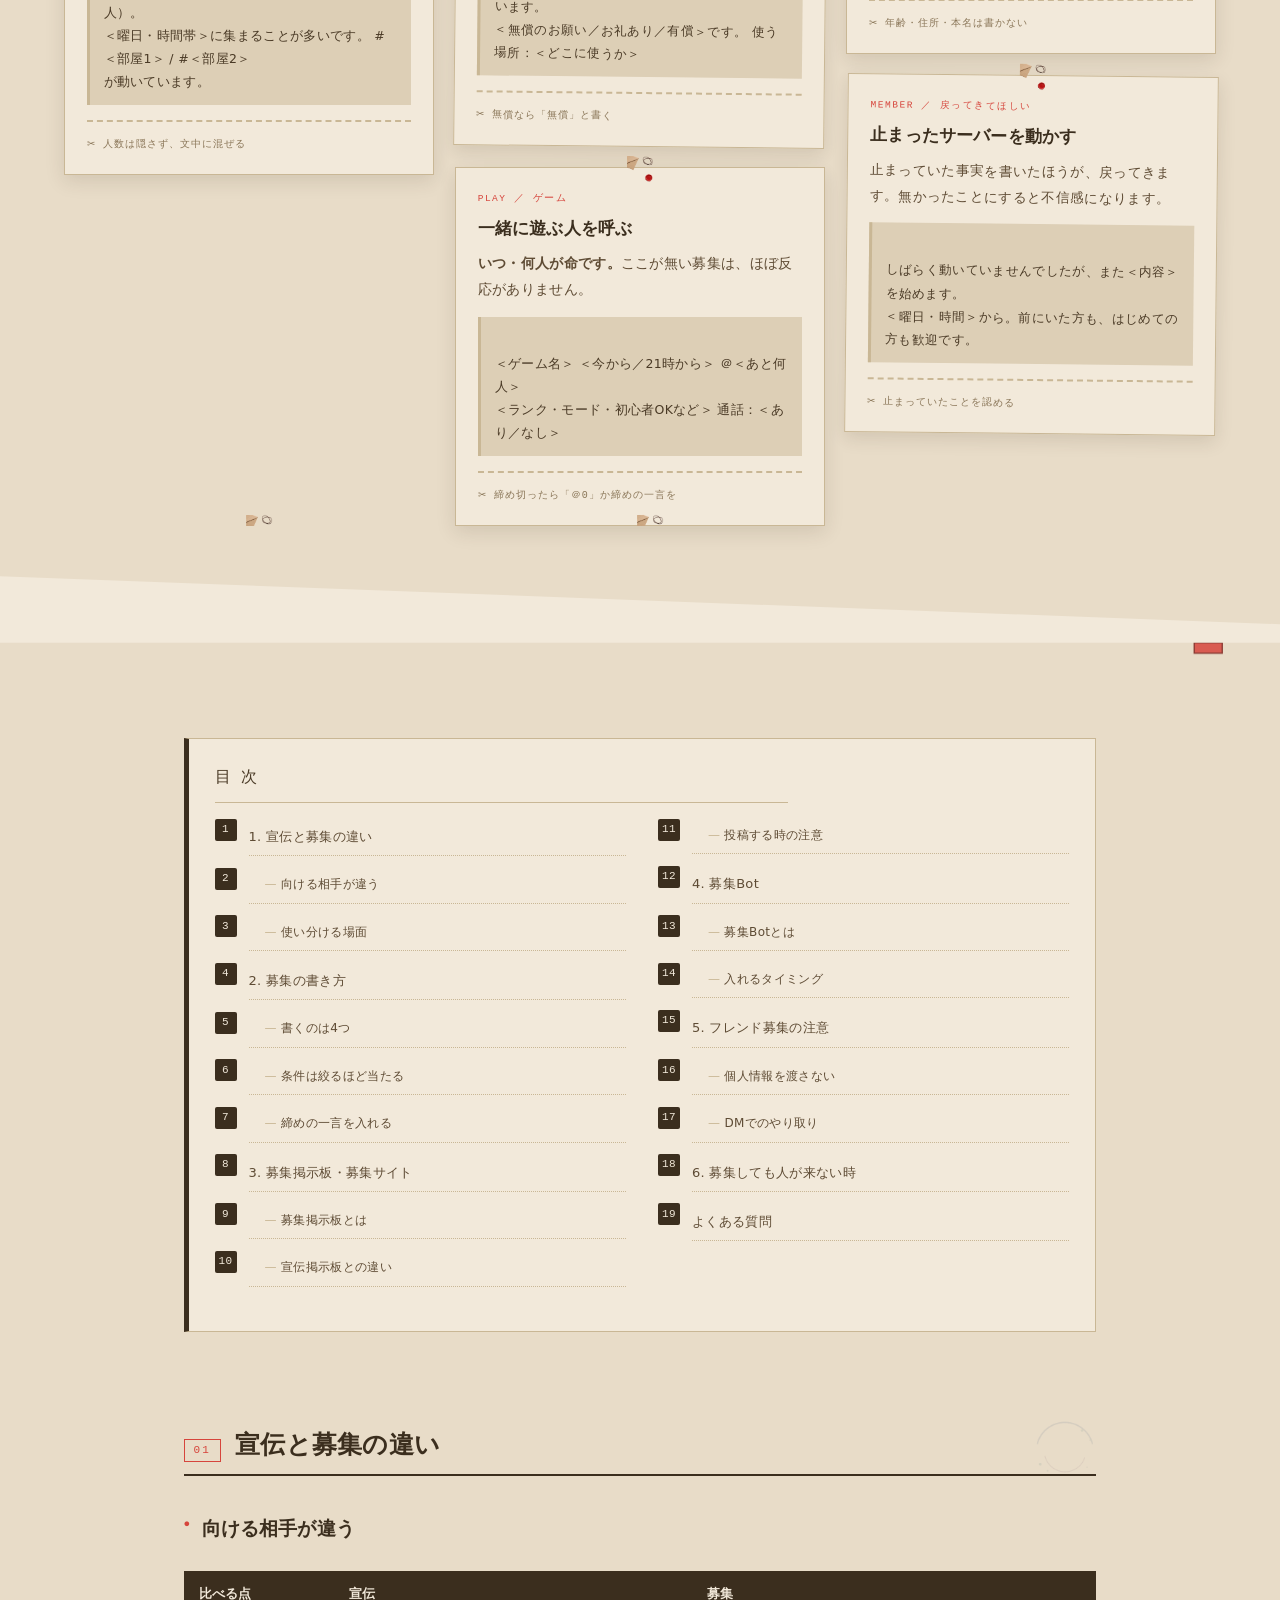
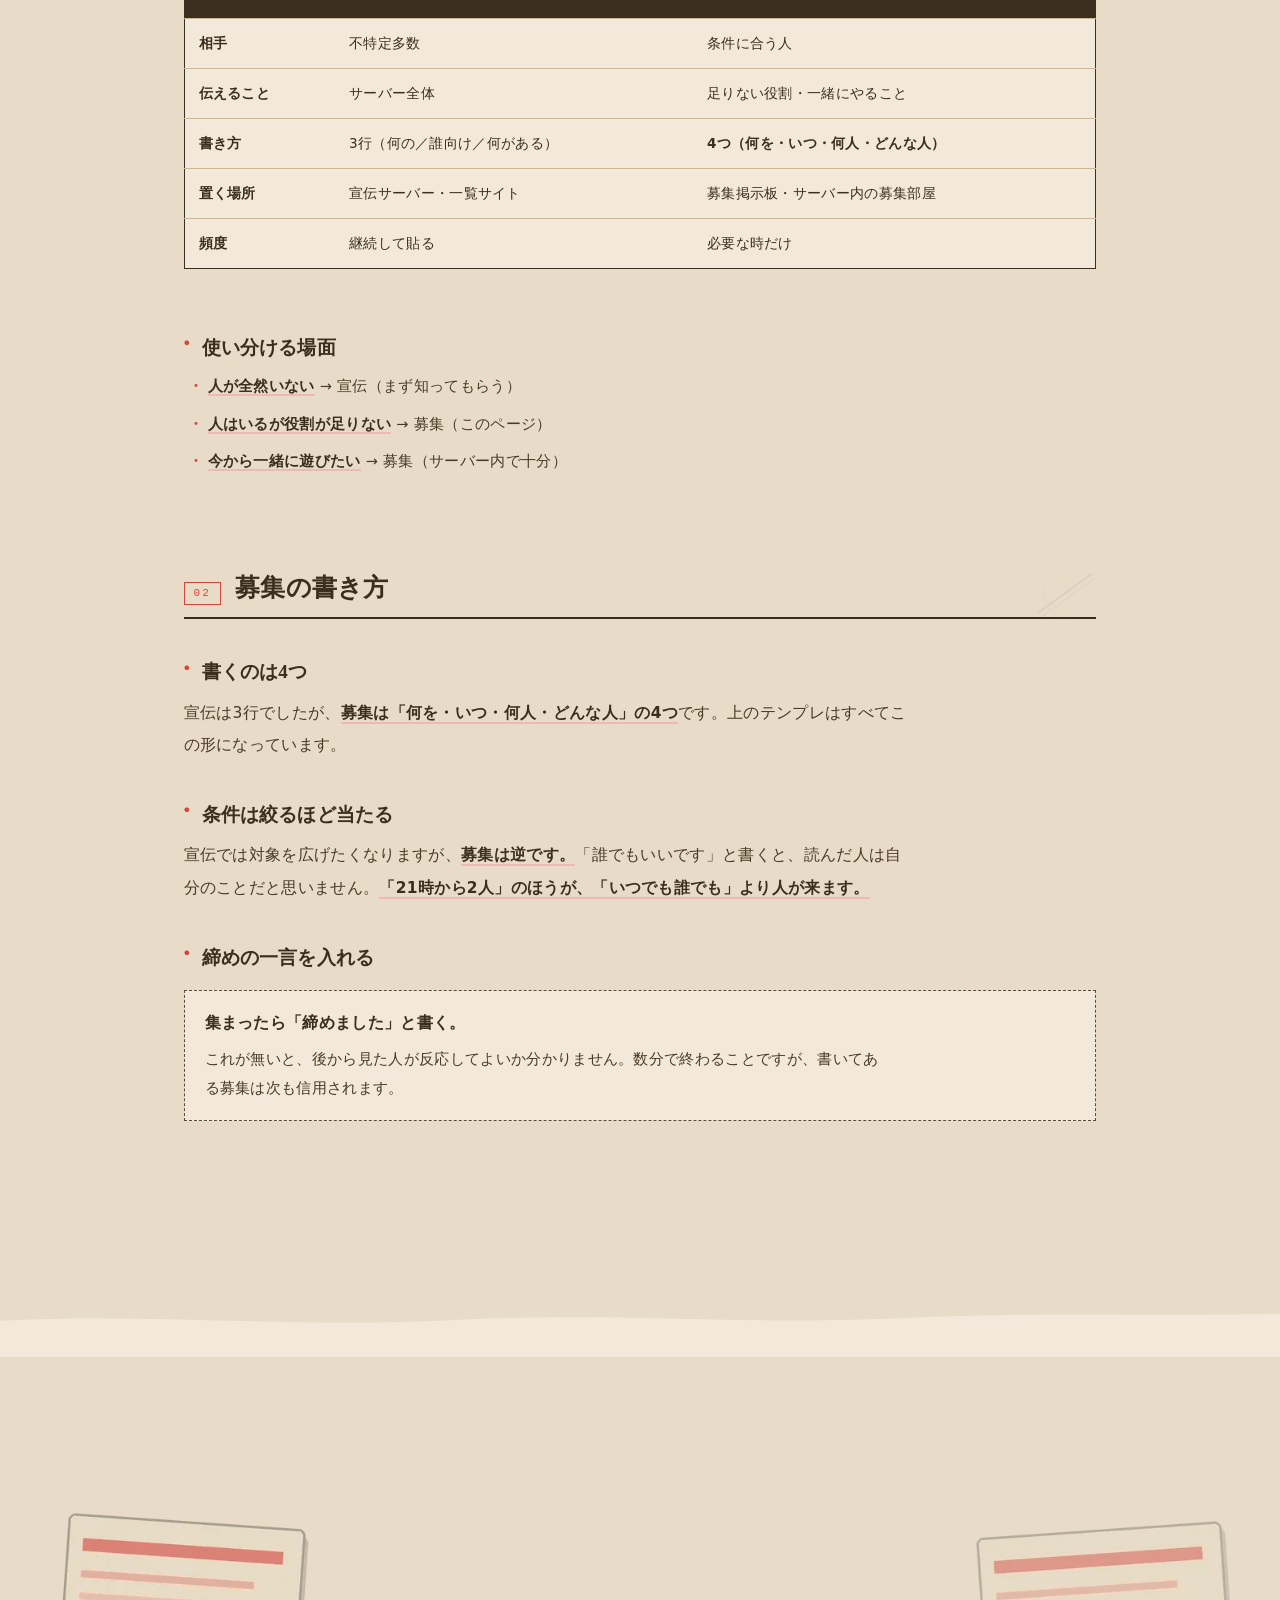
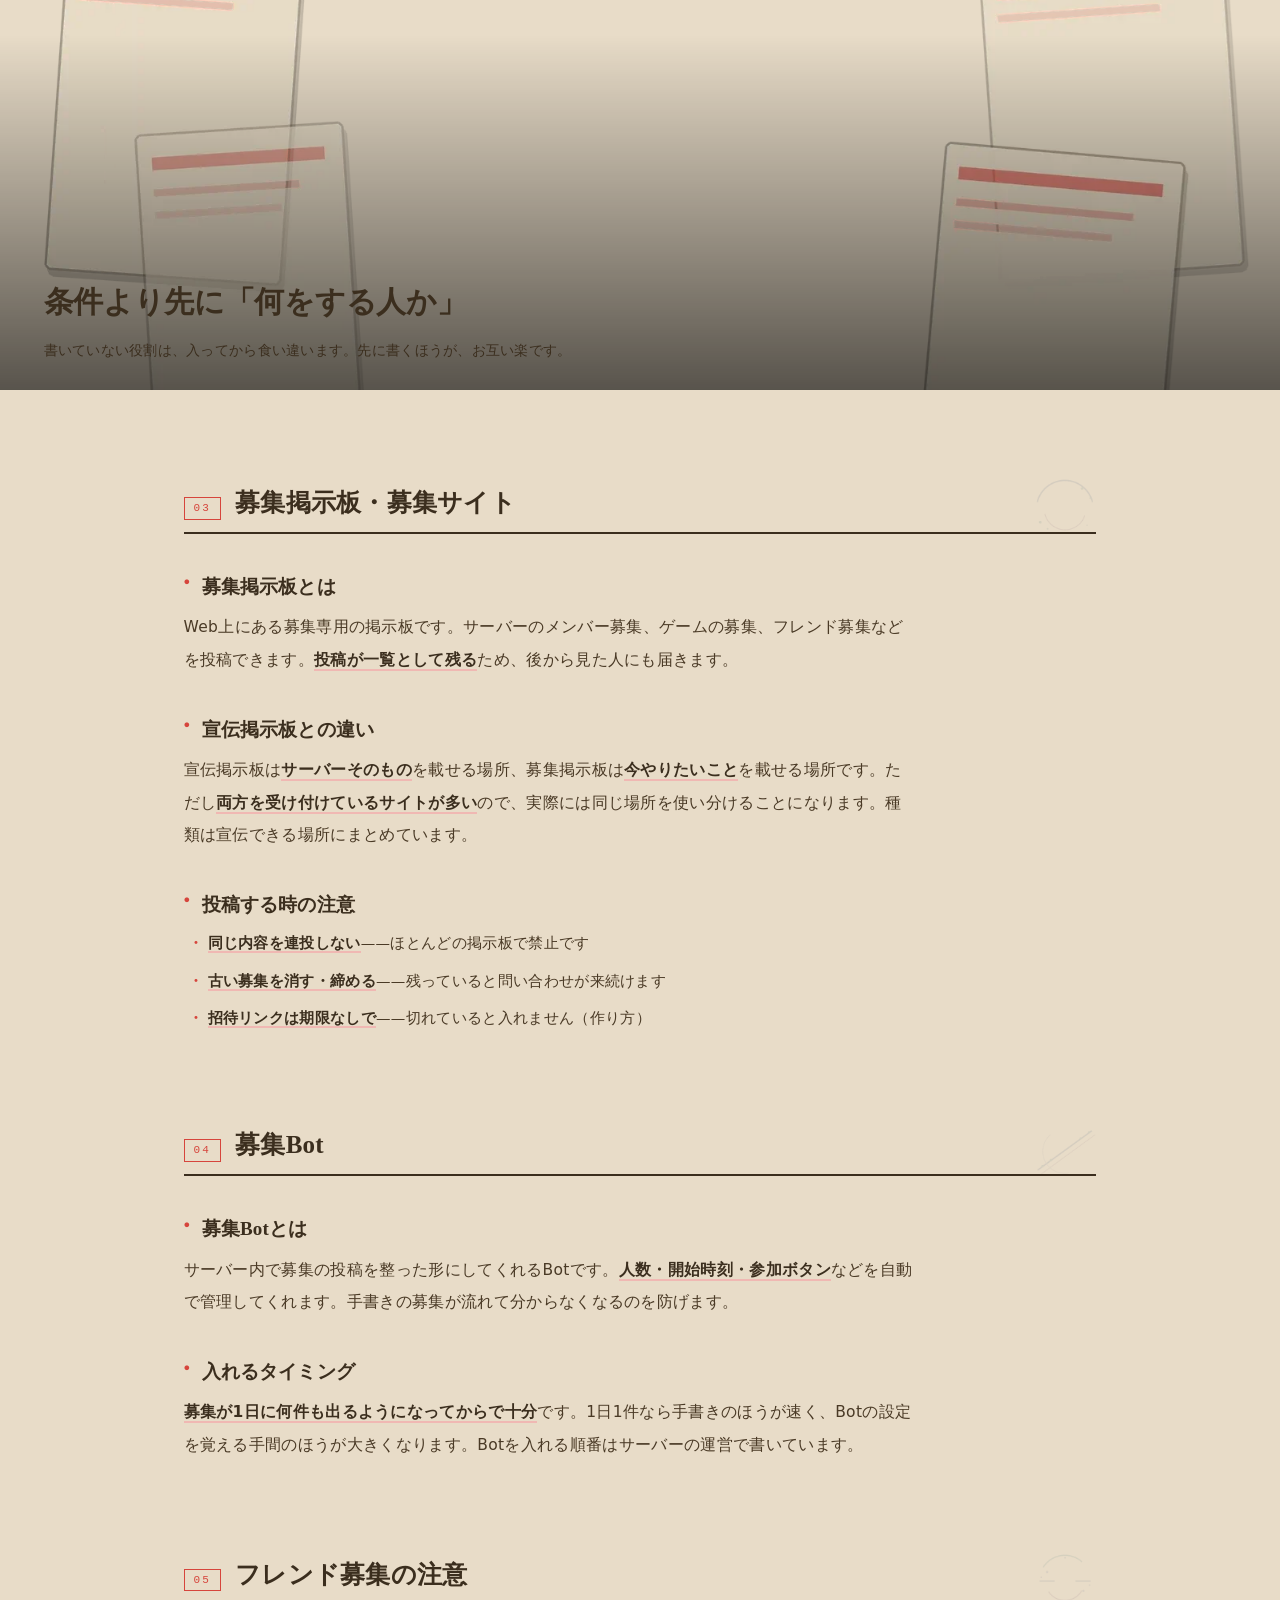
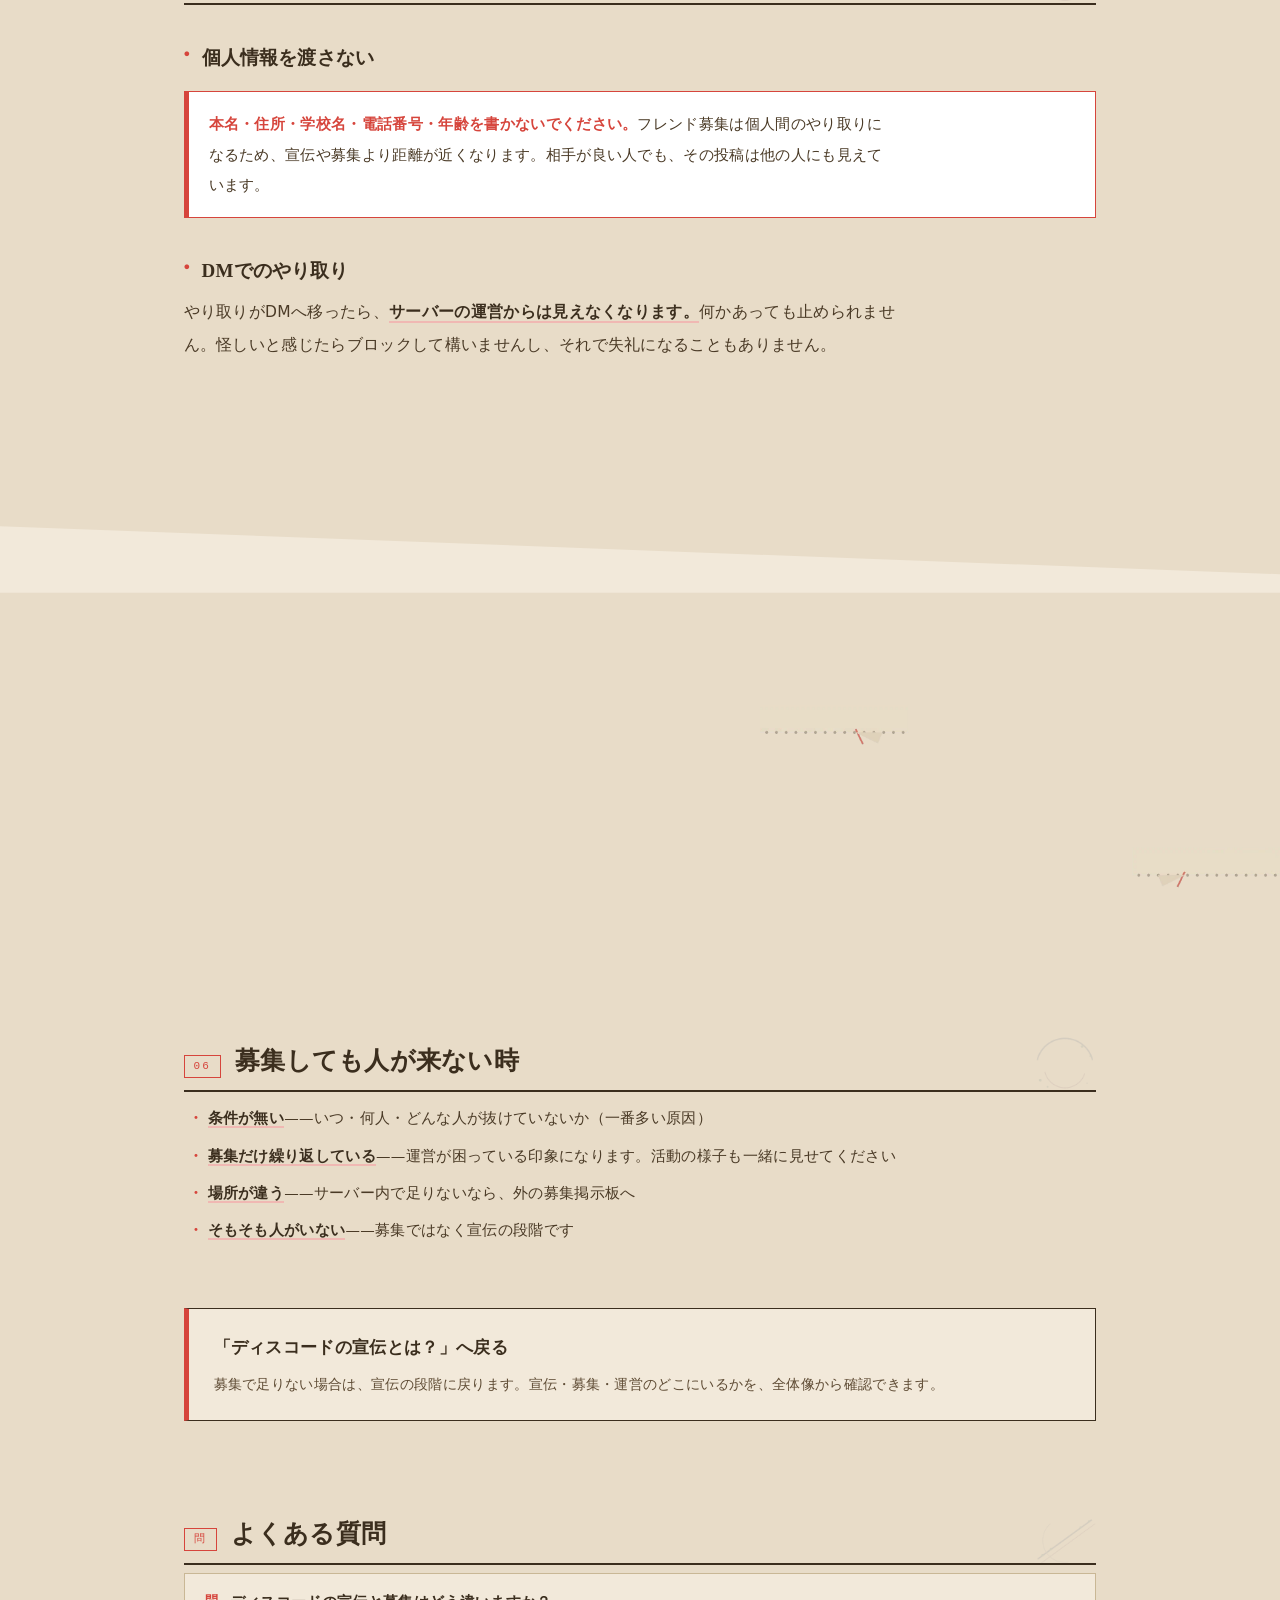
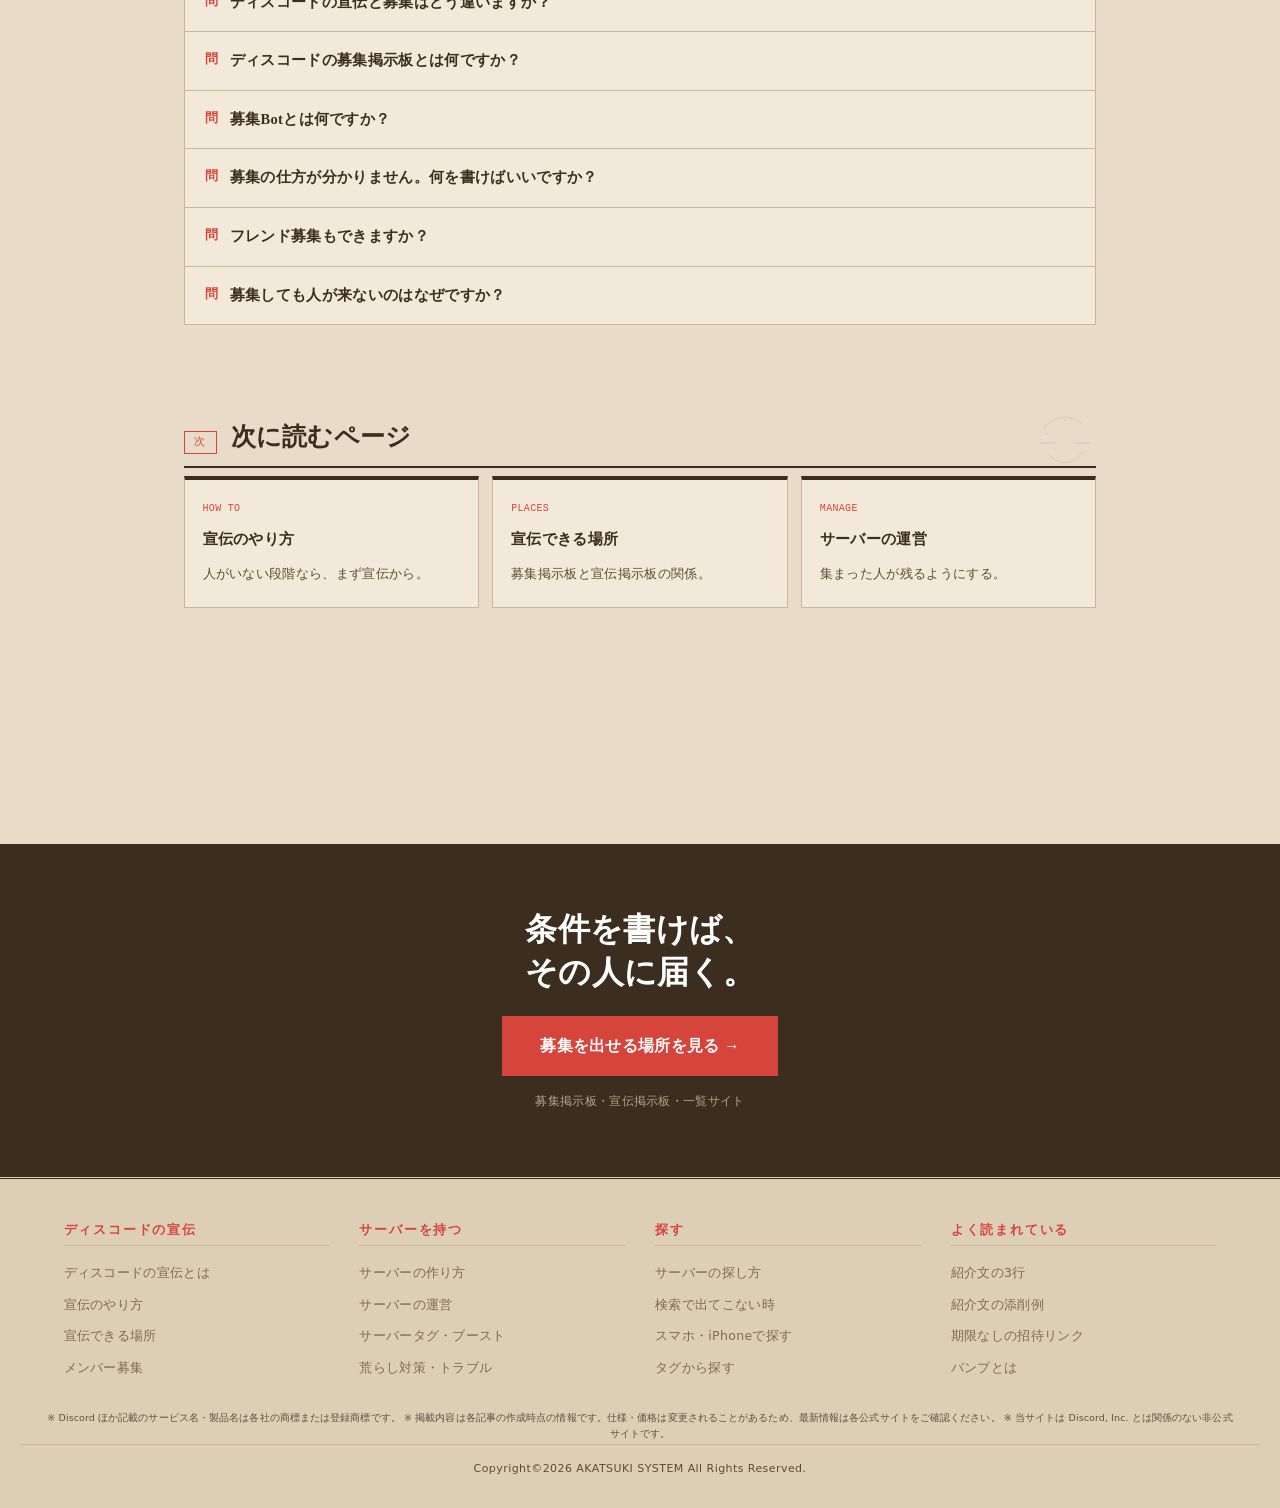
<file: recruit/index.html>
<!doctype html>
<html lang="ja">
  <head>
    <meta charset="utf-8" />
    <meta name="viewport" content="width=device-width,initial-scale=1" />
    <title>
      【2026年8月最新】ディスコードのメンバー募集｜募集掲示板・募集Bot・募集の仕方を詳しく解説
    </title>
    <meta
      name="description"
      content="ディスコードのメンバー募集を、募集掲示板・募集サイト・募集Bot・募集の仕方まで解説します。宣伝との違い、そのまま写せる募集文のテンプレート、フレンド募集や役職募集の書き方も。"
    />
    <meta name="theme-color" content="#E8DCC8" />
    <meta name="robots" content="index,follow,max-image-preview:large" />
    <link
      rel="canonical"
      href="https://promo.akatsuki-system.online/recruit/"
    />
    <link rel="icon" href="../assets/logo-mark-01.svg" type="image/svg+xml" />
    <link rel="icon" href="../favicon.ico" sizes="any" />
    <link
      rel="icon"
      href="../favicon-16x16.png"
      sizes="16x16"
      type="image/png"
    />
    <link
      rel="icon"
      href="../favicon-32x32.png"
      sizes="32x32"
      type="image/png"
    />
    <link rel="apple-touch-icon" href="../apple-touch-icon.png" />
    <link rel="manifest" href="../site.webmanifest" />
    <meta property="og:type" content="article" />
    <meta property="og:locale" content="ja_JP" />
    <meta property="og:site_name" content="ディスコード宣伝" />
    <meta
      property="og:title"
      content="【2026年8月最新】ディスコードのメンバー募集｜掲示板・Bot・書き方"
    />
    <meta
      property="og:description"
      content="募集掲示板・募集Bot・募集の仕方と、そのまま写せるテンプレート。"
    />
    <meta
      property="og:url"
      content="https://promo.akatsuki-system.online/recruit/"
    />
    <meta
      property="og:image"
      content="https://promo.akatsuki-system.online/assets/discord-promo-ogp.png"
    />
    <meta property="og:image:type" content="image/png" />
    <meta property="og:image:width" content="1200" />
    <meta property="og:image:height" content="630" />
    <meta
      property="og:image:alt"
      content="ディスコード宣伝｜宣伝サーバー・掲示板・運営ガイド"
    />
    <meta name="twitter:card" content="summary_large_image" />
    <meta
      name="twitter:image"
      content="https://promo.akatsuki-system.online/assets/discord-promo-ogp.png"
    />
    <meta
      name="twitter:image:alt"
      content="ディスコード宣伝｜宣伝サーバー・掲示板・運営ガイド"
    />
    <script type="application/ld+json">
      {
        "@context": "https://schema.org",
        "@graph": [
          {
            "@type": "BreadcrumbList",
            "itemListElement": [
              {
                "@type": "ListItem",
                "position": 1,
                "name": "ディスコードの宣伝とは",
                "item": "https://promo.akatsuki-system.online/"
              },
              {
                "@type": "ListItem",
                "position": 2,
                "name": "メンバー募集",
                "item": "https://promo.akatsuki-system.online/recruit/"
              }
            ]
          },
          {
            "@type": "FAQPage",
            "mainEntity": [
              {
                "@type": "Question",
                "name": "ディスコードの宣伝と募集はどう違いますか？",
                "acceptedAnswer": {
                  "@type": "Answer",
                  "text": "宣伝はサーバー全体を知ってもらう行為で、募集は足りない役割や一緒に遊ぶ相手を具体的に呼ぶ行為です。宣伝は不特定多数へ、募集は条件に合う人へ向けて書きます。書き方も置く場所も変わります。"
                }
              },
              {
                "@type": "Question",
                "name": "ディスコードの募集掲示板とは何ですか？",
                "acceptedAnswer": {
                  "@type": "Answer",
                  "text": "Web上にある募集専用の掲示板です。サーバーのメンバー募集、ゲームの募集、フレンド募集などを投稿できます。投稿が一覧として残るため、後から見た人にも届きます。"
                }
              },
              {
                "@type": "Question",
                "name": "募集Botとは何ですか？",
                "acceptedAnswer": {
                  "@type": "Answer",
                  "text": "サーバー内で募集の投稿を整った形にしてくれるBotです。人数・開始時刻・参加ボタンなどを自動で管理します。人が集まってから入れれば十分で、最初から必要なものではありません。"
                }
              },
              {
                "@type": "Question",
                "name": "募集の仕方が分かりません。何を書けばいいですか？",
                "acceptedAnswer": {
                  "@type": "Answer",
                  "text": "何を・いつ・何人・どんな人と、の4つです。宣伝の3行と違い、募集は条件が具体的なほど当たります。曖昧な募集は誰も自分のことだと思いません。"
                }
              },
              {
                "@type": "Question",
                "name": "フレンド募集もできますか？",
                "acceptedAnswer": {
                  "@type": "Answer",
                  "text": "できます。募集掲示板にはフレンド募集の枠があることが多く、ゲームや趣味が合う人を探せます。ただし個人間のやり取りになるため、知らない相手に個人情報を渡さないでください。"
                }
              },
              {
                "@type": "Question",
                "name": "募集しても人が来ないのはなぜですか？",
                "acceptedAnswer": {
                  "@type": "Answer",
                  "text": "条件が書かれていないことがほとんどです。いつ・何人・どんな人かが無いと、読んだ人は自分が対象か判断できません。また募集だけを繰り返すと運営が困っている印象になるため、活動の様子も一緒に見せてください。"
                }
              }
            ]
          }
        ]
      }
    </script>
    <link rel="stylesheet" href="../styles.css?v=347d1afc" />
    <link rel="stylesheet" href="../page-styles/recruit.css?v=420911a6" />
  </head>
  <body data-route="recruit">
    <a class="skip" href="#main">本文へ移動</a>
    <div class="board-bg" aria-hidden="true"></div>

    <header class="site-head frame">
      <span class="site-header__motion" aria-hidden="true"></span
      ><span class="site-header__light-sweep" aria-hidden="true"></span>
      <div class="fr-in">
        <a class="logo" href="../"
          ><img
            class="site-header__logo-mark"
            src="../assets/logo-mark-01.svg"
            alt=""
            width="34"
            height="34" /><img
            class="site-header__logo-type"
            src="../assets/logo-type-01.svg"
            alt="ディスコード宣伝"
            height="22"
        /></a>
        <nav data-nav>
          <a href="../"><b>宣伝とは</b><i>Promotion</i></a>
          <a href="../how-to/"><b>宣伝のやり方</b><i>How to</i></a>
          <a href="../places/"><b>宣伝できる場所</b><i>Places</i></a>
          <a href="./" aria-current="page"
            ><b>メンバー募集</b><i>Recruit</i></a
          >
          <a href="../find/"><b>サーバーの探し方</b><i>Find</i></a>
          <a href="../create/"><b>サーバーの作り方</b><i>Create</i></a>
          <a href="../manage/"><b>サーバーの運営</b><i>Manage</i></a>
          <a href="../features/"><b>タグ・ブースト</b><i>Features</i></a>
          <a href="../trouble/"><b>荒らし対策</b><i>Security</i></a>
        </nav>
        <button data-burger type="button" aria-expanded="false">
          <span></span><span></span><span></span><i class="sr">メニュー</i>
        </button>
      </div>
    </header>

    <main id="main">
      <section class="hero">
        <div class="hero-media" aria-hidden="true"></div>
        <div class="hero-veil" aria-hidden="true"></div>
        <div class="hero-in wrap">
          <nav class="crumb" aria-label="パンくず">
            <a href="../">ディスコードの宣伝とは</a> ／ メンバー募集
          </nav>
          <p class="no">RECRUIT ／ 募集票</p>
          <h1>宣伝は、みんなに。<br /><em>募集は、その人に。</em></h1>
          <p class="lead">
            宣伝と募集は別のものです。宣伝は<b>サーバー全体を知ってもらう</b>行為、募集は<b>足りない役割や一緒に遊ぶ相手を具体的に呼ぶ</b>行為。<b
              >書き方も、置く場所も変わります。</b
            >
          </p>
        </div>
      </section>

      <!-- ★タブ切替（MBS RECRUIT 型：一覧を切り替える） -->
      <!--WAVE-->
      <div class="wave-wrap wave-kr3">
        <svg
          class="wave"
          xmlns="http://www.w3.org/2000/svg"
          viewBox="0 0 1440 120"
          preserveAspectRatio="none"
          aria-hidden="true"
        >
          <path
            d="M0 62 C180 50 330 74 510 61 C690 48 840 70 1020 58 C1180 47 1320 56 1440 51 L1440 120 L0 120 Z"
            fill="currentColor"
          />
        </svg>
      </div>
      <!--WAVE-->
      <section class="tabs">
        <div class="tabs-h">
          <h2>そのまま写せる、募集の型。</h2>
          <span class="cnt"><b data-tabhit>8</b>件／全8件</span>
          <div class="tabbtns">
            <button type="button" data-tab="all" data-on>All</button>
            <button type="button" data-tab="member">メンバー募集</button>
            <button type="button" data-tab="role">役職募集</button>
            <button type="button" data-tab="play">一緒に遊ぶ</button>
            <button type="button" data-tab="friend">フレンド募集</button>
          </div>
        </div>
      </section>

      <section class="pin">
        <div class="slip" data-slip="member">
          <span class="cat">MEMBER ／ 立ち上げ直後</span>
          <h3>できたばかりのサーバーへ</h3>
          <p>
            人数が少ないことを隠さないほうが、かえって来ます。「これから作る」に乗りたい人は一定数います。
          </p>
          <div class="ex">
            ＜ジャンル＞のサーバーを作りました。まだ＜人数＞人です。
            一緒に部屋を増やしていける人を探しています。
            通話なしでもOK／初心者歓迎
          </div>
          <div class="cut">✂ ここを写して、＜＞を差し替える</div>
        </div>
        <div class="slip" data-slip="member">
          <span class="cat">MEMBER ／ 動いているサーバー</span>
          <h3>すでに人がいるサーバーへ</h3>
          <p>
            活動の様子を1行入れると、生きているサーバーだと伝わります。人数より「いつ動いているか」です。
          </p>
          <div class="ex">
            ＜ジャンル＞のサーバーです（現在＜人数＞人）。
            ＜曜日・時間帯＞に集まることが多いです。 #＜部屋1＞ / #＜部屋2＞
            が動いています。
          </div>
          <div class="cut">✂ 人数は隠さず、文中に混ぜる</div>
        </div>
        <div class="slip" data-slip="role">
          <span class="cat">ROLE ／ モデレーター</span>
          <h3>運営を手伝う人を探す</h3>
          <p>
            <strong>何をしてほしいかを具体的に。</strong
            >「管理者募集」だけだと、権限目当ての人が来ます。
          </p>
          <div class="ex">
            ＜ジャンル＞サーバーで、＜時間帯＞に見てくれる方を1名探しています。
            やること：荒らしがいたら止める／質問に気づいたら拾う
            権限は＜範囲＞まで。合わなければいつでも外れてOKです。
          </div>
          <div class="cut">✂ 権限の範囲を必ず書く</div>
        </div>
        <div class="slip" data-slip="role">
          <span class="cat">ROLE ／ 制作・技術</span>
          <h3>作れる人を探す</h3>
          <p>
            報酬の有無を最初に書いてください。書かないと問い合わせが来ません。
          </p>
          <div class="ex">
            ＜アイコン／バナー／Bot＞を作れる方を探しています。
            ＜無償のお願い／お礼あり／有償＞です。 使う場所：＜どこに使うか＞
          </div>
          <div class="cut">✂ 無償なら「無償」と書く</div>
        </div>
        <div class="slip" data-slip="play">
          <span class="cat">PLAY ／ ゲーム</span>
          <h3>一緒に遊ぶ人を呼ぶ</h3>
          <p>
            <strong>いつ・何人が命です。</strong
            >ここが無い募集は、ほぼ反応がありません。
          </p>
          <div class="ex">
            ＜ゲーム名＞ ＜今から／21時から＞ ＠＜あと何人＞
            ＜ランク・モード・初心者OKなど＞ 通話：＜あり／なし＞
          </div>
          <div class="cut">✂ 締め切ったら「＠0」か締めの一言を</div>
        </div>
        <div class="slip" data-slip="play">
          <span class="cat">PLAY ／ 作業通話</span>
          <h3>作業を一緒にする人を呼ぶ</h3>
          <p>喋らなくていい、という一言があると入りやすくなります。</p>
          <div class="ex">
            ＜時間＞から作業通話します。
            喋らなくてOK／出入り自由／＜作業の内容＞ 入ってきても挨拶不要です。
          </div>
          <div class="cut">✂「挨拶不要」は効きます</div>
        </div>
        <div class="slip" data-slip="friend">
          <span class="cat">FRIEND ／ 趣味が合う人</span>
          <h3>フレンドを探す</h3>
          <p>
            個人間のやり取りになります。<strong
              >知らない相手に個人情報を渡さないでください。</strong
            >
          </p>
          <div class="ex">
            ＜ゲーム／趣味＞が好きな人を探しています。
            ＜活動時間帯＞にいることが多いです。 ＜通話あり／文字のみ＞
          </div>
          <div class="cut">✂ 年齢・住所・本名は書かない</div>
        </div>
        <div class="slip" data-slip="member">
          <span class="cat">MEMBER ／ 戻ってきてほしい</span>
          <h3>止まったサーバーを動かす</h3>
          <p>
            止まっていた事実を書いたほうが、戻ってきます。無かったことにすると不信感になります。
          </p>
          <div class="ex">
            しばらく動いていませんでしたが、また＜内容＞を始めます。
            ＜曜日・時間＞から。前にいた方も、はじめての方も歓迎です。
          </div>
          <div class="cut">✂ 止まっていたことを認める</div>
        </div>
      </section>

      <!--WAVE-->
      <div class="wave-wrap wave-kr3">
        <svg
          class="wave"
          xmlns="http://www.w3.org/2000/svg"
          viewBox="0 0 1440 120"
          preserveAspectRatio="none"
          aria-hidden="true"
        >
          <path d="M0 16 L1440 91 L1440 120 L0 120 Z" fill="currentColor" />
        </svg>
      </div>
      <!--WAVE-->

      <!--SPLIT--><!--ICON-->
      <div class="mark-row" aria-hidden="true">
        <picture class="mark"
          ><source srcset="../assets/recruit-icon-01.gif" type="image/gif" />
          <img
            src="../assets/recruit-icon-01.png"
            alt=""
            loading="lazy"
            decoding="async"
        /></picture>
      </div>
      <!--ICON-->
      <section class="doc">
        <div class="toc">
          <p class="toc-h">目 次</p>
          <ol>
            <li><a href="#s1">1. 宣伝と募集の違い</a></li>
            <li><a class="lv3" href="#s1-1">向ける相手が違う</a></li>
            <li><a class="lv3" href="#s1-2">使い分ける場面</a></li>
            <li><a href="#s2">2. 募集の書き方</a></li>
            <li><a class="lv3" href="#s2-1">書くのは4つ</a></li>
            <li><a class="lv3" href="#s2-2">条件は絞るほど当たる</a></li>
            <li><a class="lv3" href="#s2-3">締めの一言を入れる</a></li>
            <li><a href="#s3">3. 募集掲示板・募集サイト</a></li>
            <li><a class="lv3" href="#s3-1">募集掲示板とは</a></li>
            <li><a class="lv3" href="#s3-2">宣伝掲示板との違い</a></li>
            <li><a class="lv3" href="#s3-3">投稿する時の注意</a></li>
            <li><a href="#s4">4. 募集Bot</a></li>
            <li><a class="lv3" href="#s4-1">募集Botとは</a></li>
            <li><a class="lv3" href="#s4-2">入れるタイミング</a></li>
            <li><a href="#s5">5. フレンド募集の注意</a></li>
            <li><a class="lv3" href="#s5-1">個人情報を渡さない</a></li>
            <li><a class="lv3" href="#s5-2">DMでのやり取り</a></li>
            <li><a href="#s6">6. 募集しても人が来ない時</a></li>
            <li><a href="#faq">よくある質問</a></li>
          </ol>
        </div>

        <h2 id="s1"><span class="n">01</span>宣伝と募集の違い</h2>

        <h3 id="s1-1">向ける相手が違う</h3>
        <div class="scroll-x">
          <table>
            <thead>
              <tr>
                <th>比べる点</th>
                <th>宣伝</th>
                <th>募集</th>
              </tr>
            </thead>
            <tbody>
              <tr>
                <td><b>相手</b></td>
                <td>不特定多数</td>
                <td>条件に合う人</td>
              </tr>
              <tr>
                <td><b>伝えること</b></td>
                <td>サーバー全体</td>
                <td>足りない役割・一緒にやること</td>
              </tr>
              <tr>
                <td><b>書き方</b></td>
                <td>3行（何の／誰向け／何がある）</td>
                <td><b>4つ（何を・いつ・何人・どんな人）</b></td>
              </tr>
              <tr>
                <td><b>置く場所</b></td>
                <td>宣伝サーバー・一覧サイト</td>
                <td>募集掲示板・サーバー内の募集部屋</td>
              </tr>
              <tr>
                <td><b>頻度</b></td>
                <td>継続して貼る</td>
                <td>必要な時だけ</td>
              </tr>
            </tbody>
          </table>
        </div>

        <h3 id="s1-2">使い分ける場面</h3>
        <ul>
          <li>
            <strong>人が全然いない</strong> →
            <a href="../how-to/">宣伝</a>（まず知ってもらう）
          </li>
          <li>
            <strong>人はいるが役割が足りない</strong> → 募集（このページ）
          </li>
          <li>
            <strong>今から一緒に遊びたい</strong> → 募集（サーバー内で十分）
          </li>
        </ul>

        <h2 id="s2"><span class="n">02</span>募集の書き方</h2>

        <h3 id="s2-1">書くのは4つ</h3>
        <p>
          宣伝は3行でしたが、<strong>募集は「何を・いつ・何人・どんな人」の4つ</strong>です。上のテンプレはすべてこの形になっています。
        </p>

        <h3 id="s2-2">条件は絞るほど当たる</h3>
        <p>
          宣伝では対象を広げたくなりますが、<strong>募集は逆です。</strong>「誰でもいいです」と書くと、読んだ人は自分のことだと思いません。<strong
            >「21時から2人」のほうが、「いつでも誰でも」より人が来ます。</strong
          >
        </p>

        <h3 id="s2-3">締めの一言を入れる</h3>
        <div class="note">
          <b>集まったら「締めました」と書く。</b>
          <p>
            これが無いと、後から見た人が反応してよいか分かりません。数分で終わることですが、書いてある募集は次も信用されます。
          </p>
        </div>
      </section>
      <div class="wave-wrap wave-kr3">
        <svg
          class="wave"
          xmlns="http://www.w3.org/2000/svg"
          viewBox="0 0 1440 120"
          preserveAspectRatio="none"
          aria-hidden="true"
        >
          <path
            d="M0 62 C180 50 330 74 510 61 C690 48 840 70 1020 58 C1180 47 1320 56 1440 51 L1440 120 L0 120 Z"
            fill="currentColor"
          />
        </svg>
      </div>
      <section class="eyecatch" data-rv>
        <div
          class="ec-img"
          style="
            background-image: url(&quot;../assets/recruit-motion-01.webp&quot;);
          "
        ></div>
        <div class="ec-cap">
          <b>条件より先に「何をする人か」</b
          >書いていない役割は、入ってから食い違います。先に書くほうが、お互い楽です。
        </div>
      </section>
      <section class="doc">
        <h2 id="s3"><span class="n">03</span>募集掲示板・募集サイト</h2>

        <h3 id="s3-1">募集掲示板とは</h3>
        <p>
          Web上にある募集専用の掲示板です。サーバーのメンバー募集、ゲームの募集、フレンド募集などを投稿できます。<strong>投稿が一覧として残る</strong>ため、後から見た人にも届きます。
        </p>

        <h3 id="s3-2">宣伝掲示板との違い</h3>
        <p>
          宣伝掲示板は<strong>サーバーそのもの</strong>を載せる場所、募集掲示板は<strong>今やりたいこと</strong>を載せる場所です。ただし<strong>両方を受け付けているサイトが多い</strong>ので、実際には同じ場所を使い分けることになります。種類は<a
            href="../places/"
            >宣伝できる場所</a
          >にまとめています。
        </p>

        <h3 id="s3-3">投稿する時の注意</h3>
        <ul>
          <li>
            <strong>同じ内容を連投しない</strong>——ほとんどの掲示板で禁止です
          </li>
          <li>
            <strong>古い募集を消す・締める</strong
            >——残っていると問い合わせが来続けます
          </li>
          <li>
            <strong>招待リンクは期限なしで</strong>——切れていると入れません（<a
              href="../how-to/#s3-1"
              >作り方</a
            >）
          </li>
        </ul>

        <h2 id="s4"><span class="n">04</span>募集Bot</h2>

        <h3 id="s4-1">募集Botとは</h3>
        <p>
          サーバー内で募集の投稿を整った形にしてくれるBotです。<strong>人数・開始時刻・参加ボタン</strong>などを自動で管理してくれます。手書きの募集が流れて分からなくなるのを防げます。
        </p>

        <h3 id="s4-2">入れるタイミング</h3>
        <p>
          <strong>募集が1日に何件も出るようになってからで十分</strong
          >です。1日1件なら手書きのほうが速く、Botの設定を覚える手間のほうが大きくなります。Botを入れる順番は<a
            href="../manage/#s4"
            >サーバーの運営</a
          >で書いています。
        </p>

        <h2 id="s5"><span class="n">05</span>フレンド募集の注意</h2>

        <h3 id="s5-1">個人情報を渡さない</h3>
        <div class="warn">
          <p>
            <b>本名・住所・学校名・電話番号・年齢を書かないでください。</b
            >フレンド募集は個人間のやり取りになるため、宣伝や募集より距離が近くなります。相手が良い人でも、その投稿は他の人にも見えています。
          </p>
        </div>

        <h3 id="s5-2">DMでのやり取り</h3>
        <p>
          やり取りがDMへ移ったら、<strong>サーバーの運営からは見えなくなります。</strong>何かあっても止められません。怪しいと感じたらブロックして構いませんし、それで失礼になることもありません。
        </p>
      </section>
      <div class="wave-wrap wave-kr3">
        <svg
          class="wave"
          xmlns="http://www.w3.org/2000/svg"
          viewBox="0 0 1440 120"
          preserveAspectRatio="none"
          aria-hidden="true"
        >
          <path d="M0 16 L1440 91 L1440 120 L0 120 Z" fill="currentColor" />
        </svg>
      </div>
      <figure class="side-fig" data-rv>
        <picture
          ><source
            srcset="../assets/recruit-motion-02.webp"
            type="image/webp" />
          <img
            src="../assets/recruit-motion-02.png"
            alt=""
            loading="lazy"
            decoding="async"
        /></picture>
      </figure>
      <section class="doc">
        <h2 id="s6"><span class="n">06</span>募集しても人が来ない時</h2>
        <ul>
          <li>
            <strong>条件が無い</strong
            >——いつ・何人・どんな人が抜けていないか（一番多い原因）
          </li>
          <li>
            <strong>募集だけ繰り返している</strong
            >——運営が困っている印象になります。活動の様子も一緒に見せてください
          </li>
          <li>
            <strong>場所が違う</strong
            >——サーバー内で足りないなら、外の募集掲示板へ
          </li>
          <li>
            <strong>そもそも人がいない</strong>——募集ではなく<a
              href="../how-to/"
              >宣伝</a
            >の段階です
          </li>
        </ul>

        <a class="back" href="../">
          <b>「ディスコードの宣伝とは？」へ戻る</b>
          <small
            >募集で足りない場合は、宣伝の段階に戻ります。宣伝・募集・運営のどこにいるかを、全体像から確認できます。</small
          >
        </a>

        <h2 id="faq"><span class="n">問</span>よくある質問</h2>
        <details>
          <summary>ディスコードの宣伝と募集はどう違いますか？</summary>
          <p>
            宣伝はサーバー全体を知ってもらう行為で、募集は足りない役割や一緒に遊ぶ相手を具体的に呼ぶ行為です。宣伝は不特定多数へ、募集は条件に合う人へ向けて書きます。書き方も置く場所も変わります。
          </p>
        </details>
        <details>
          <summary>ディスコードの募集掲示板とは何ですか？</summary>
          <p>
            Web上にある募集専用の掲示板です。サーバーのメンバー募集、ゲームの募集、フレンド募集などを投稿できます。投稿が一覧として残るため、後から見た人にも届きます。
          </p>
        </details>
        <details>
          <summary>募集Botとは何ですか？</summary>
          <p>
            サーバー内で募集の投稿を整った形にしてくれるBotです。人数・開始時刻・参加ボタンなどを自動で管理します。人が集まってから入れれば十分で、最初から必要なものではありません。
          </p>
        </details>
        <details>
          <summary>募集の仕方が分かりません。何を書けばいいですか？</summary>
          <p>
            何を・いつ・何人・どんな人と、の4つです。宣伝の3行と違い、募集は条件が具体的なほど当たります。曖昧な募集は誰も自分のことだと思いません。
          </p>
        </details>
        <details>
          <summary>フレンド募集もできますか？</summary>
          <p>
            できます。募集掲示板にはフレンド募集の枠があることが多く、ゲームや趣味が合う人を探せます。ただし個人間のやり取りになるため、知らない相手に個人情報を渡さないでください。
          </p>
        </details>
        <details>
          <summary>募集しても人が来ないのはなぜですか？</summary>
          <p>
            条件が書かれていないことがほとんどです。いつ・何人・どんな人かが無いと、読んだ人は自分が対象か判断できません。また募集だけを繰り返すと運営が困っている印象になるため、活動の様子も一緒に見せてください。
          </p>
        </details>

        <h2><span class="n">次</span>次に読むページ</h2>
        <div class="rel">
          <a href="../how-to/"
            ><p>HOW TO</p>
            <b>宣伝のやり方</b
            ><small>人がいない段階なら、まず宣伝から。</small></a
          >
          <a href="../places/"
            ><p>PLACES</p>
            <b>宣伝できる場所</b
            ><small>募集掲示板と宣伝掲示板の関係。</small></a
          >
          <a href="../manage/"
            ><p>MANAGE</p>
            <b>サーバーの運営</b><small>集まった人が残るようにする。</small></a
          >
        </div>
      </section>
      <!--SPLIT-->

      <section class="cta">
        <h2>条件を書けば、<br />その人に届く。</h2>
        <a class="go" href="../places/">募集を出せる場所を見る →</a>
        <small>募集掲示板・宣伝掲示板・一覧サイト</small>
      </section>
    </main>

    <footer>
      <div class="ft">
        <div>
          <h4>ディスコードの宣伝</h4>
          <a href="../">ディスコードの宣伝とは</a>
          <a href="../how-to/">宣伝のやり方</a>
          <a href="../places/">宣伝できる場所</a>
          <a href="../recruit/">メンバー募集</a>
        </div>
        <div>
          <h4>サーバーを持つ</h4>
          <a href="../create/">サーバーの作り方</a>
          <a href="../manage/">サーバーの運営</a>
          <a href="../features/">サーバータグ・ブースト</a>
          <a href="../trouble/">荒らし対策・トラブル</a>
        </div>
        <div>
          <h4>探す</h4>
          <a href="../find/">サーバーの探し方</a>
          <a href="../find/#search">検索で出てこない時</a>
          <a href="../find/#mobile">スマホ・iPhoneで探す</a>
          <a href="../find/#tag">タグから探す</a>
        </div>
        <div>
          <h4>よく読まれている</h4>
          <a href="../how-to/#s2-1">紹介文の3行</a>
          <a href="../how-to/#s2-5">紹介文の添削例</a>
          <a href="../how-to/#s3-1">期限なしの招待リンク</a>
          <a href="../places/#s3-3">バンプとは</a>
        </div>
      </div>
      <div class="ft-notes" aria-label="商標・情報・運営に関する注記">
        <p>
          ※ Discord ほか記載のサービス名・製品名は各社の商標または登録商標です。
          ※
          掲載内容は各記事の作成時点の情報です。仕様・価格は変更されることがあるため、最新情報は各公式サイトをご確認ください。
          ※ 当サイトは Discord, Inc. とは関係のない非公式サイトです。
        </p>
      </div>
      <div class="ft-btm">
        <p>Copyright©2026 AKATSUKI SYSTEM All Rights Reserved.</p>
      </div>
    </footer>
    <script src="../app.js?v=57ea167d" defer></script>
  </body>
</html>
</file>
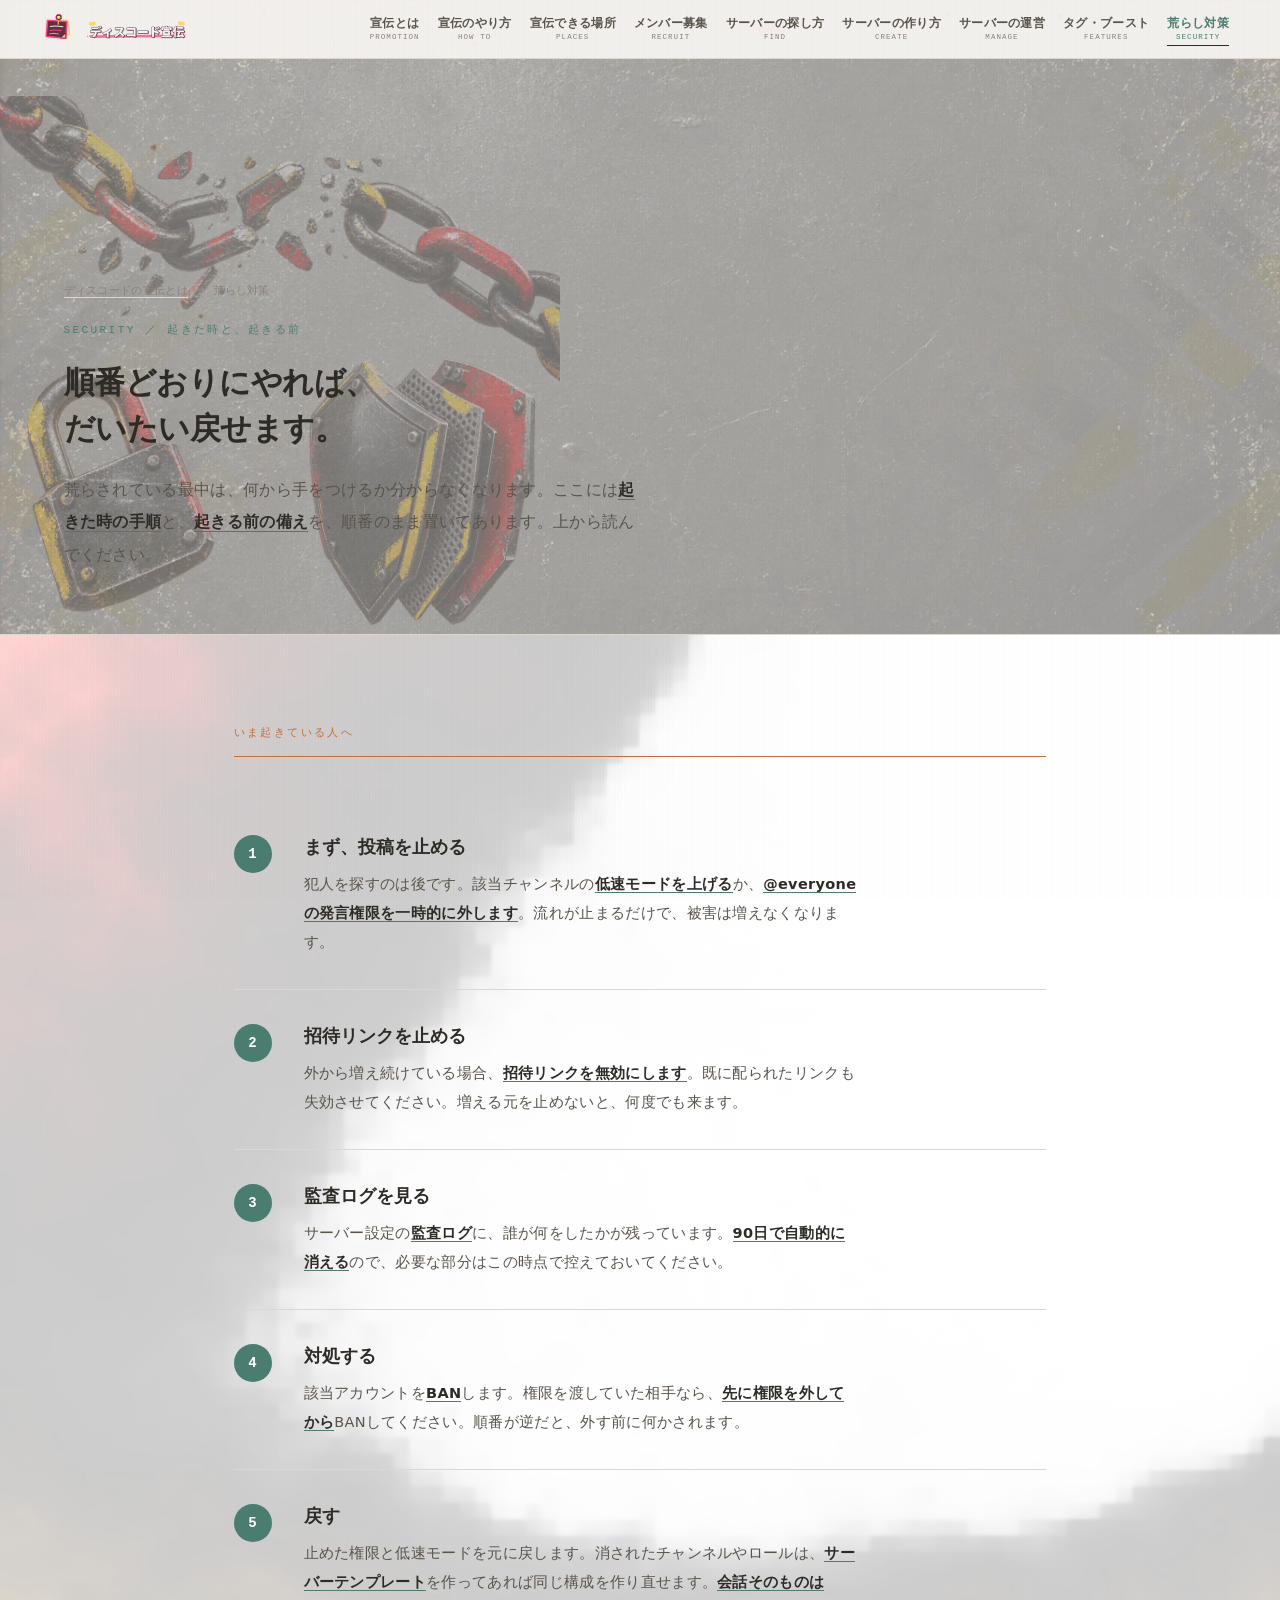
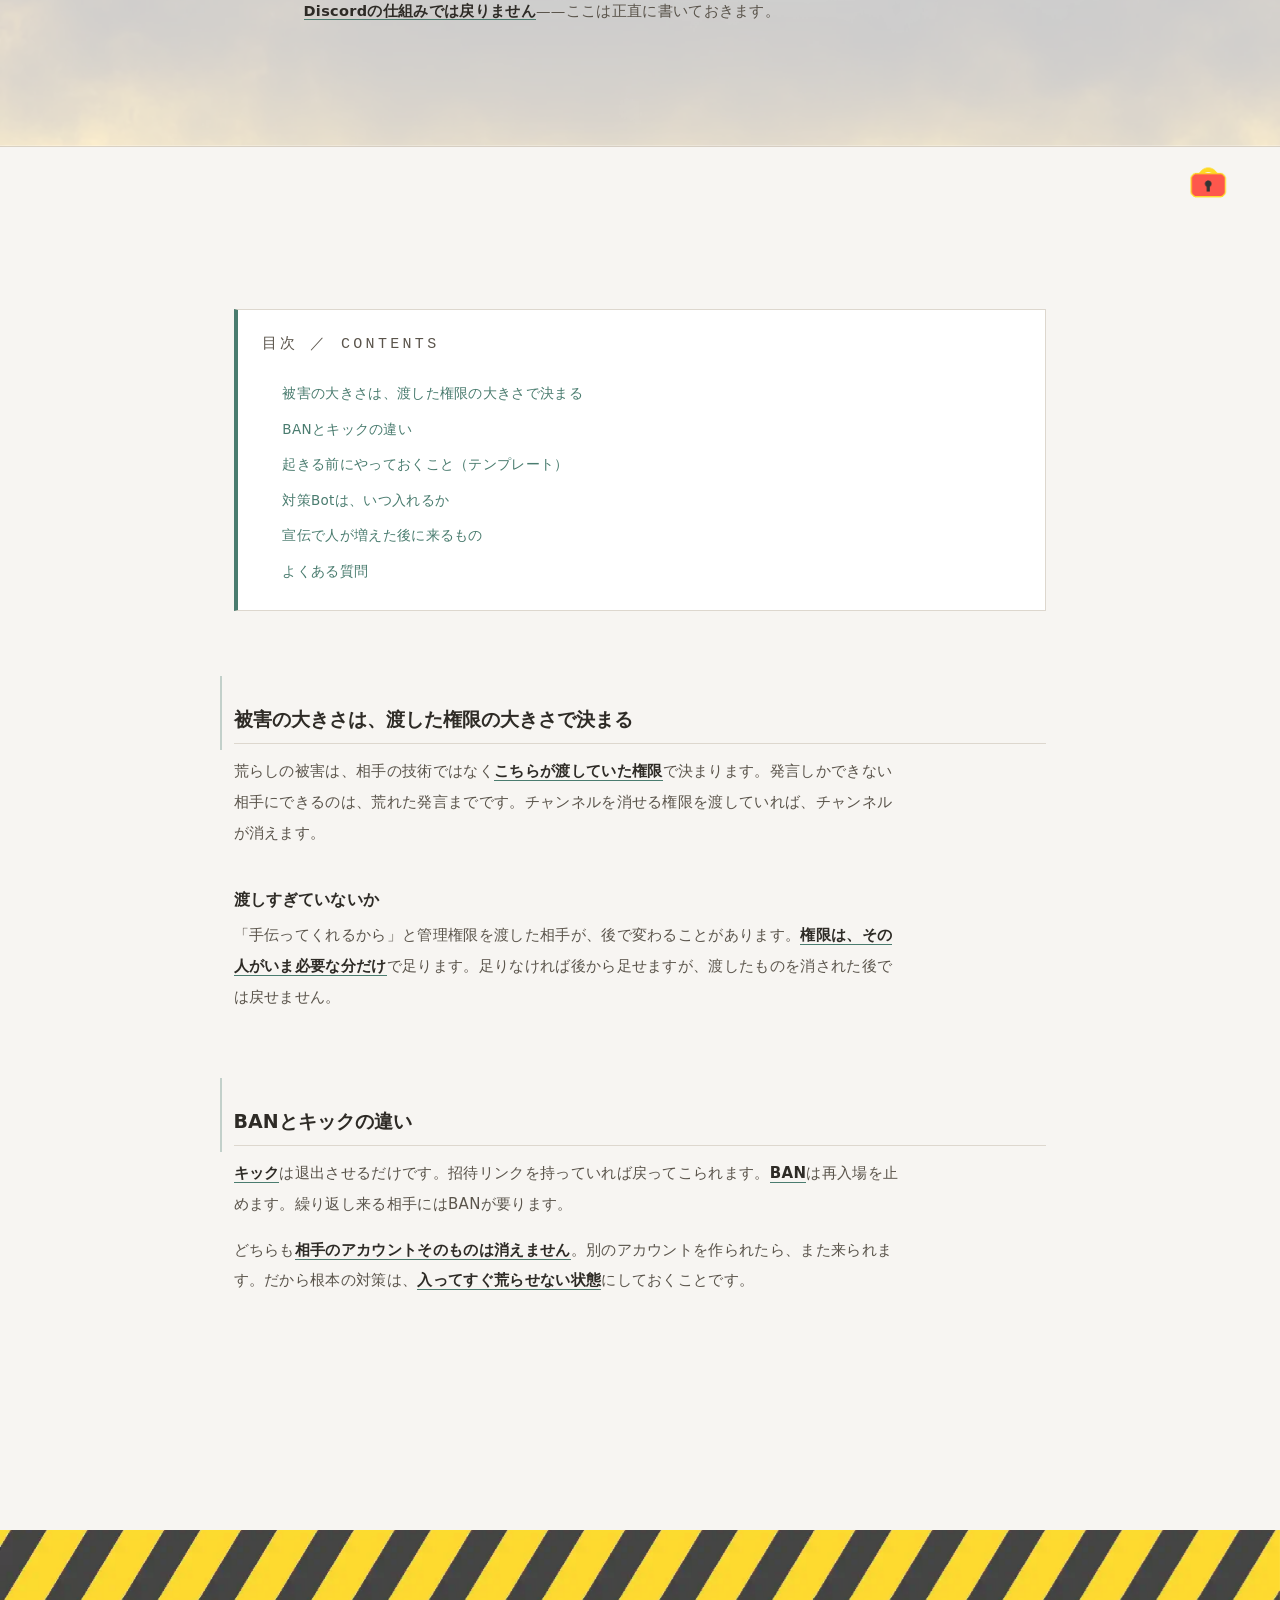
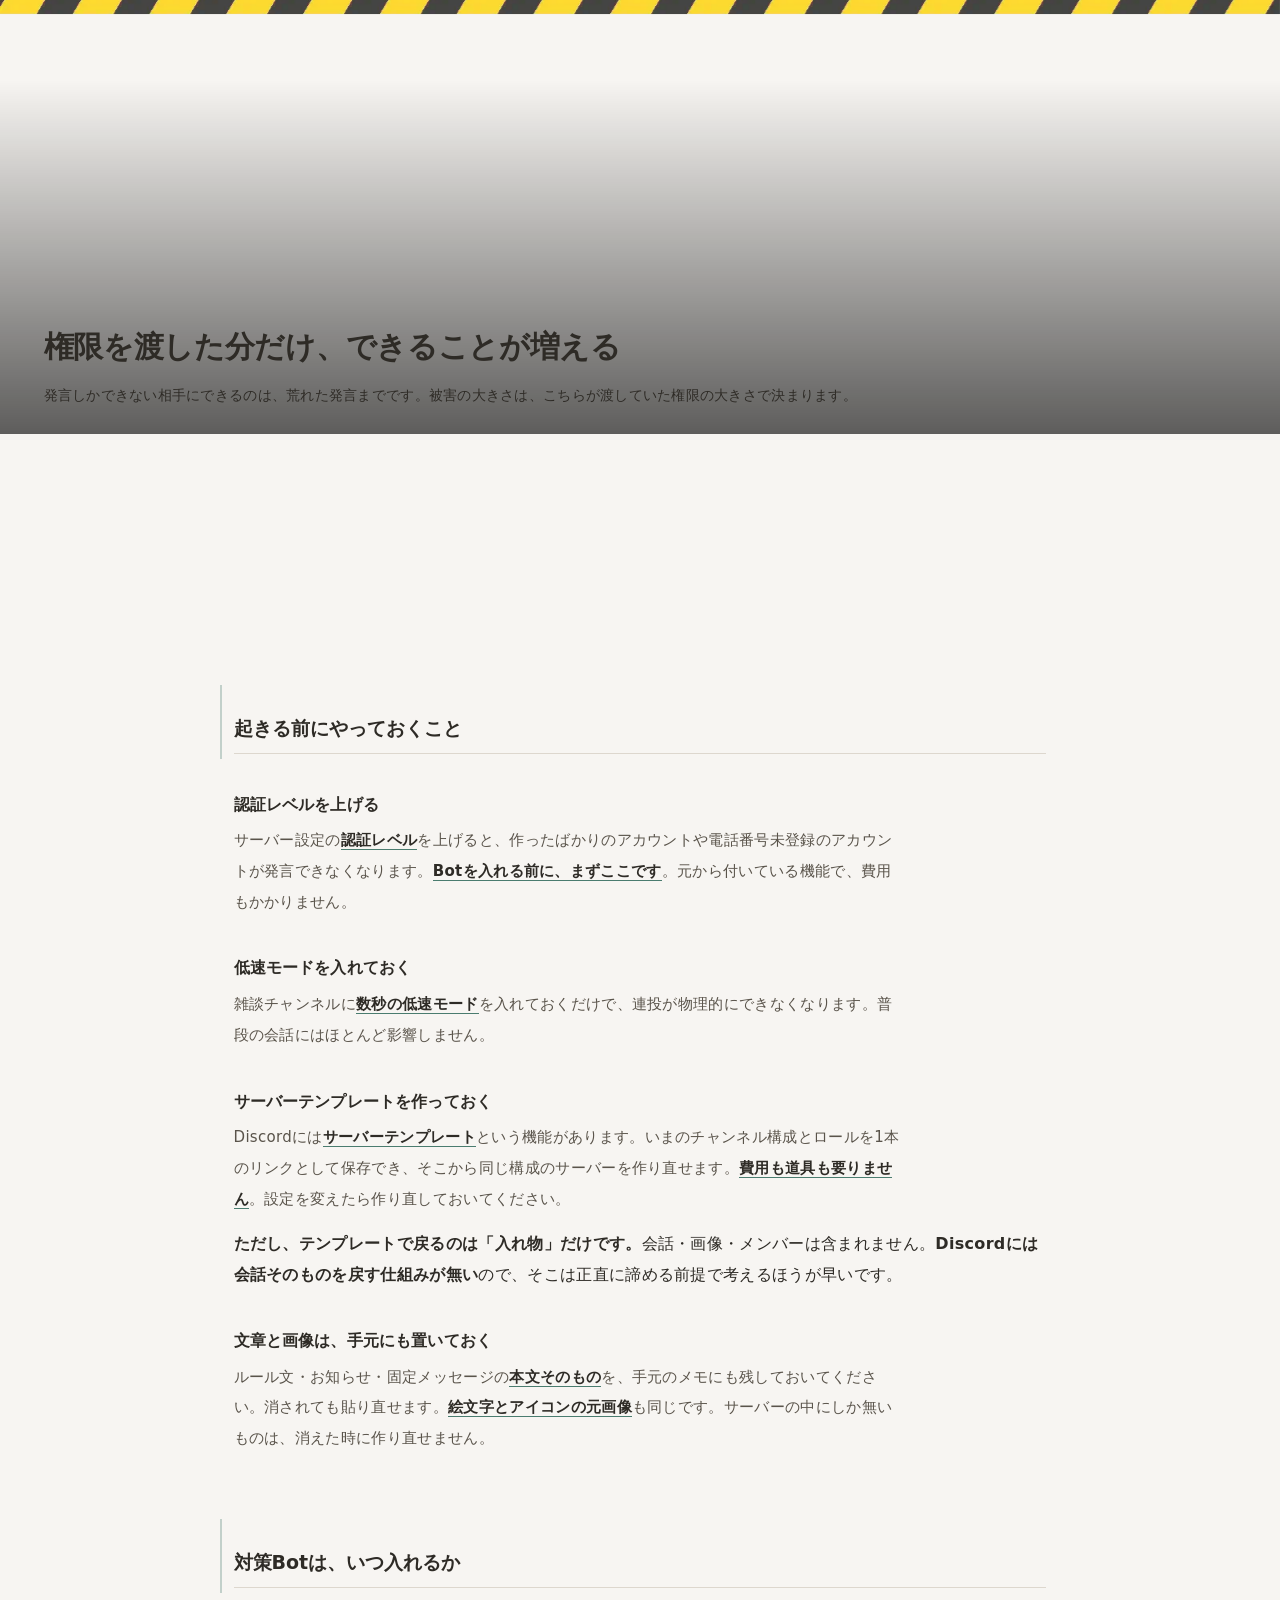
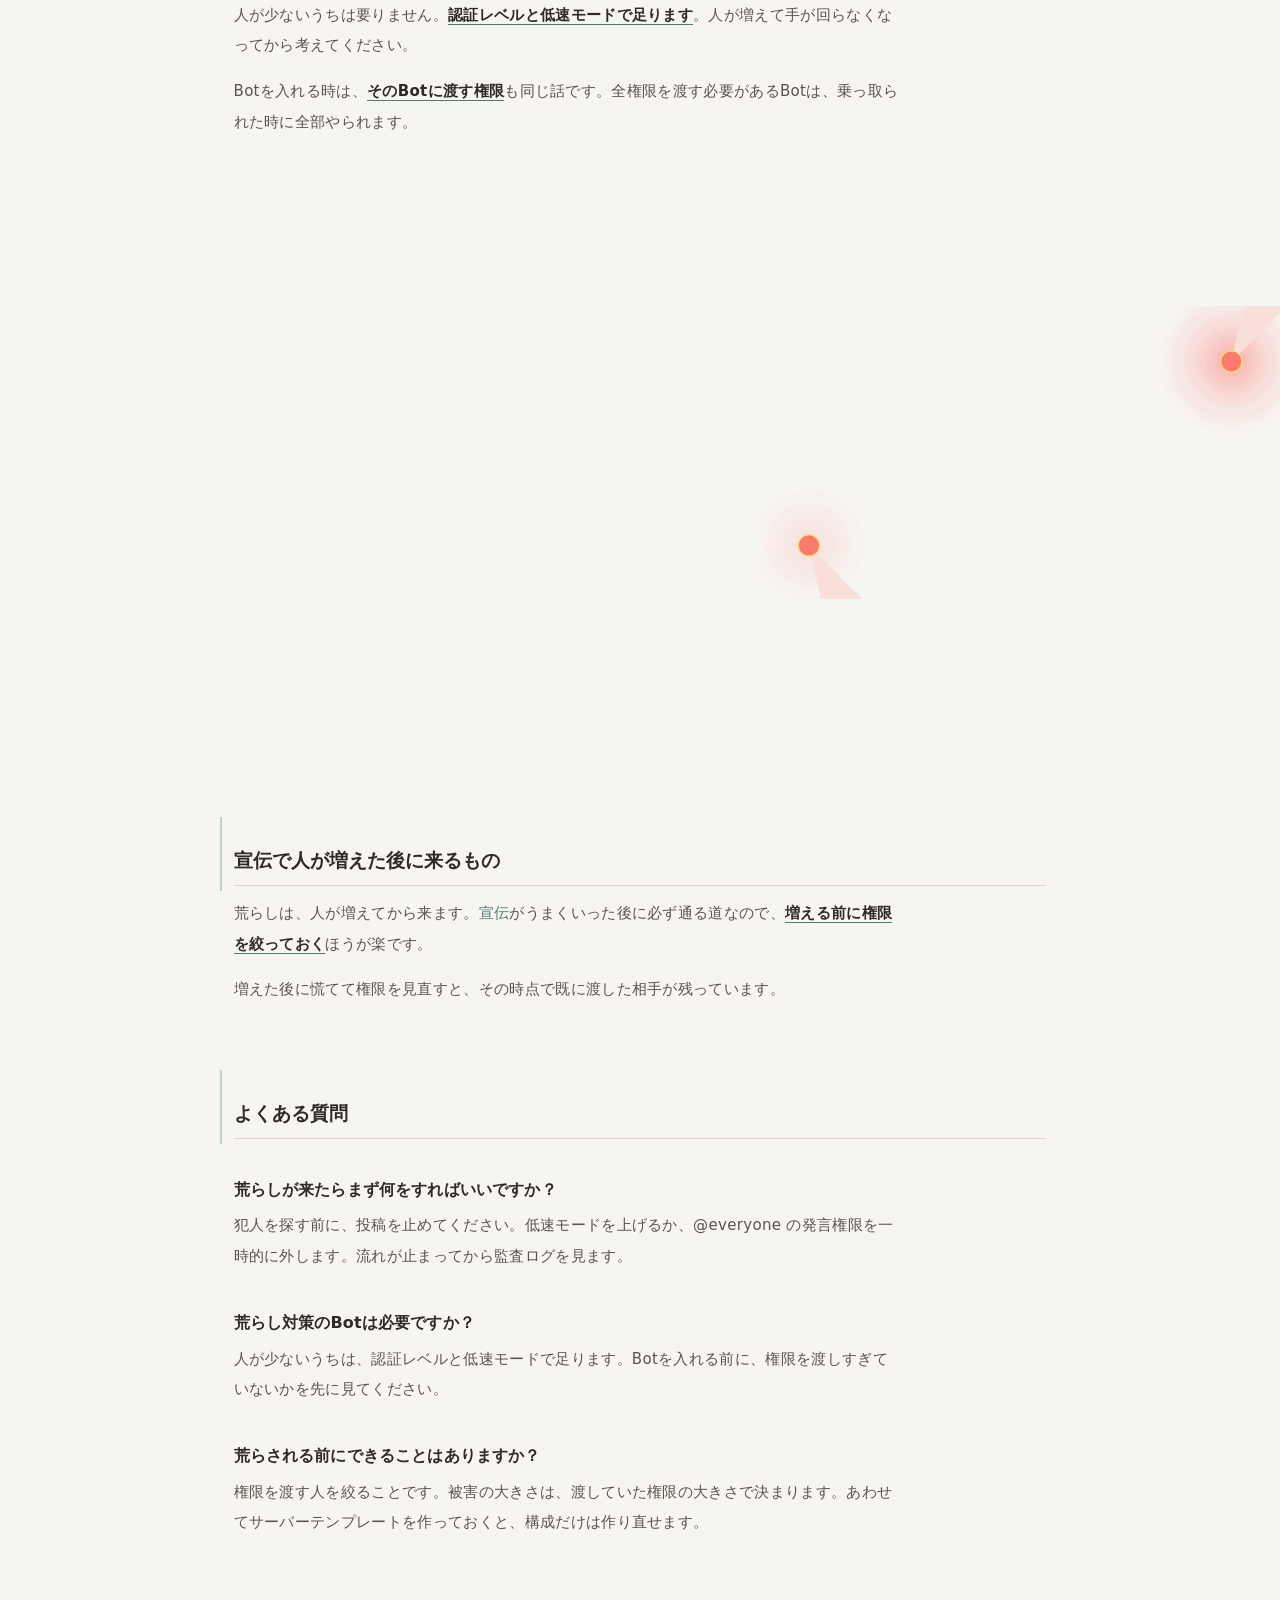
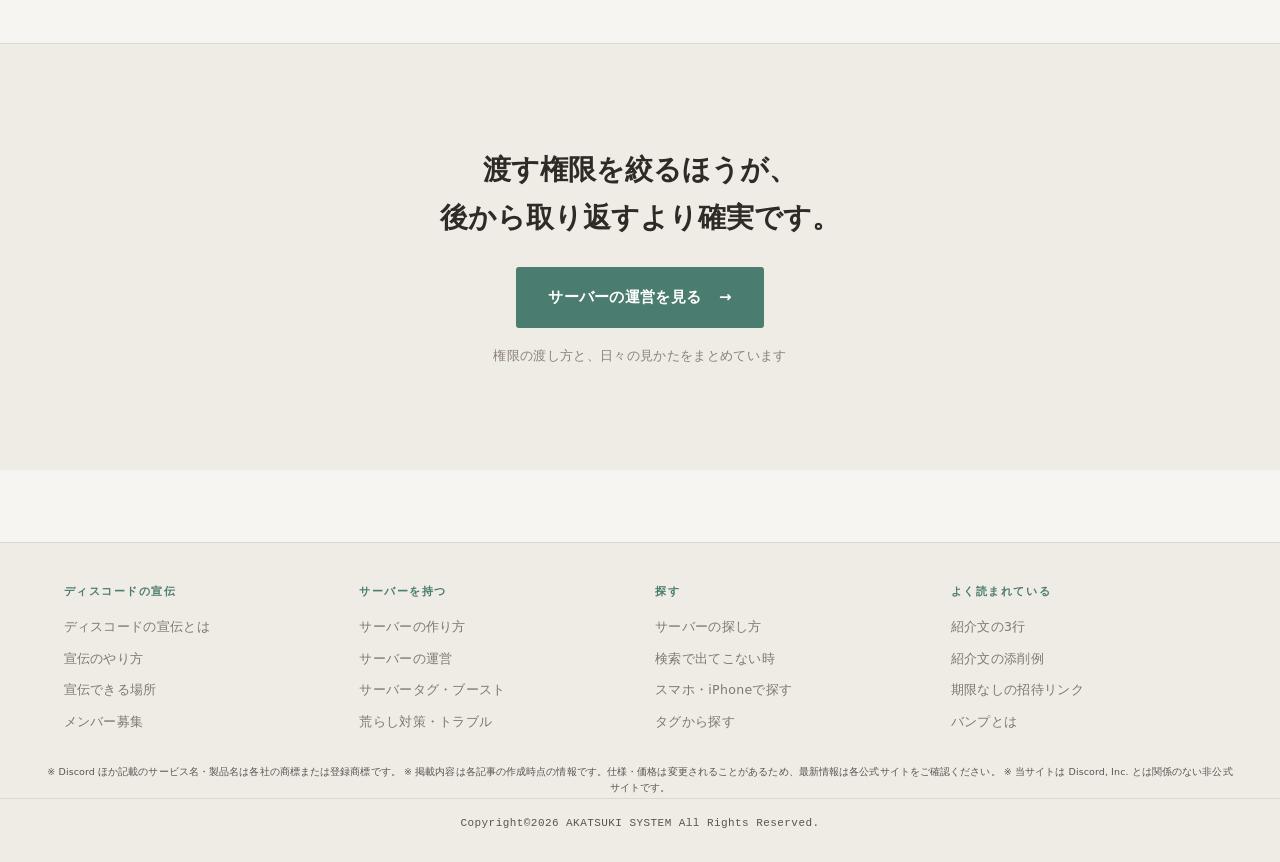
<file: trouble/index.html>
<!doctype html>
<html lang="ja">
  <head>
    <meta charset="utf-8" />
    <meta name="viewport" content="width=device-width,initial-scale=1" />
    <title>
      【2026年8月最新】ディスコードの荒らし対策｜起きた時の手順・予防・Botまで詳しく解説
    </title>
    <meta
      name="description"
      content="ディスコードで荒らしが起きた時の手順と、起きる前の備えをまとめます。権限の絞り方、認証、Bot、BANと凍結の違いまで、順番どおりに落ち着いて対処できるように書いています。"
    />
    <meta name="theme-color" content="#F7F5F2" />
    <meta name="robots" content="index,follow,max-image-preview:large" />
    <link
      rel="canonical"
      href="https://promo.akatsuki-system.online/trouble/"
    />
    <link rel="icon" href="../assets/logo-mark-01.svg" type="image/svg+xml" />
    <link rel="icon" href="../favicon.ico" sizes="any" />
    <link
      rel="icon"
      href="../favicon-16x16.png"
      sizes="16x16"
      type="image/png"
    />
    <link
      rel="icon"
      href="../favicon-32x32.png"
      sizes="32x32"
      type="image/png"
    />
    <link rel="apple-touch-icon" href="../apple-touch-icon.png" />
    <link rel="manifest" href="../site.webmanifest" />
    <meta property="og:type" content="article" />
    <meta property="og:locale" content="ja_JP" />
    <meta property="og:site_name" content="ディスコード宣伝" />
    <meta
      property="og:title"
      content="【2026年8月最新】ディスコードの荒らし対策｜起きた時の手順・予防・Bot"
    />
    <meta
      property="og:description"
      content="荒らしが起きた時の手順と、起きる前の備えを順番どおりに。"
    />
    <meta
      property="og:url"
      content="https://promo.akatsuki-system.online/trouble/"
    />
    <meta
      property="og:image"
      content="https://promo.akatsuki-system.online/assets/discord-promo-ogp.png"
    />
    <meta property="og:image:type" content="image/png" />
    <meta property="og:image:width" content="1200" />
    <meta property="og:image:height" content="630" />
    <meta
      property="og:image:alt"
      content="ディスコード宣伝｜宣伝サーバー・掲示板・運営ガイド"
    />
    <meta name="twitter:card" content="summary_large_image" />
    <meta
      name="twitter:image"
      content="https://promo.akatsuki-system.online/assets/discord-promo-ogp.png"
    />
    <meta
      name="twitter:image:alt"
      content="ディスコード宣伝｜宣伝サーバー・掲示板・運営ガイド"
    />
    <script type="application/ld+json">
      {
        "@context": "https://schema.org",
        "@graph": [
          {
            "@type": "BreadcrumbList",
            "itemListElement": [
              {
                "@type": "ListItem",
                "position": 1,
                "name": "ディスコードの宣伝とは",
                "item": "https://promo.akatsuki-system.online/"
              },
              {
                "@type": "ListItem",
                "position": 2,
                "name": "荒らし対策",
                "item": "https://promo.akatsuki-system.online/trouble/"
              }
            ]
          },
          {
            "@type": "HowTo",
            "name": "ディスコードで荒らしが起きた時の手順",
            "inLanguage": "ja",
            "description": "荒らしが起きた時に、被害を止めてから元に戻すまでの順番です。",
            "step": [
              {
                "@type": "HowToStep",
                "name": "まず投稿を止める",
                "text": "該当チャンネルの低速モードを上げるか、@everyone の発言権限を一時的に外します。犯人を探す前に、まず流れを止めます。"
              },
              {
                "@type": "HowToStep",
                "name": "招待リンクを止める",
                "text": "外から増え続けている場合、招待リンクを無効にします。既存のリンクも失効させます。"
              },
              {
                "@type": "HowToStep",
                "name": "監査ログを見る",
                "text": "サーバー設定の監査ログで、誰が何をしたかを確認します。90日で消えるので、必要ならこの時点で控えます。"
              },
              {
                "@type": "HowToStep",
                "name": "対処する",
                "text": "該当アカウントをBANします。権限を渡していた場合は先に権限を外します。"
              },
              {
                "@type": "HowToStep",
                "name": "戻す",
                "text": "止めた権限と低速モードを元に戻します。消されたチャンネルやロールは、サーバーテンプレートを作ってあれば同じ構成を作り直せます。文章そのものは手元の控えから貼り直します。"
              }
            ]
          },
          {
            "@type": "FAQPage",
            "mainEntity": [
              {
                "@type": "Question",
                "name": "荒らしが来たらまず何をすればいいですか？",
                "acceptedAnswer": {
                  "@type": "Answer",
                  "text": "犯人を探す前に、まず投稿を止めてください。該当チャンネルの低速モードを上げるか、@everyone の発言権限を一時的に外します。流れが止まってから、監査ログで誰が何をしたかを確認します。"
                }
              },
              {
                "@type": "Question",
                "name": "BANと凍結（キック）は何が違いますか？",
                "acceptedAnswer": {
                  "@type": "Answer",
                  "text": "キックはサーバーから退出させるだけで、招待リンクがあれば戻ってこられます。BANは再入場を止めます。繰り返し来る相手にはBANが要ります。"
                }
              },
              {
                "@type": "Question",
                "name": "荒らし対策のBotは必要ですか？",
                "acceptedAnswer": {
                  "@type": "Answer",
                  "text": "人が少ないうちは、Discordに元から入っている認証レベルと低速モードで足ります。人が増えて手が回らなくなってからで十分です。Botを入れる前に、権限を渡しすぎていないかを先に見てください。"
                }
              },
              {
                "@type": "Question",
                "name": "荒らされる前にできることはありますか？",
                "acceptedAnswer": {
                  "@type": "Answer",
                  "text": "権限を渡す人を絞ることです。被害の大きさは、荒らしの強さではなく、渡していた権限の大きさで決まります。あわせて、サーバーテンプレートを作っておくと、チャンネル構成とロールを同じ形で作り直せます。ただしDiscordには会話そのものを戻す仕組みは無いため、消えた会話は戻りません。"
                }
              }
            ]
          }
        ]
      }
    </script>
    <link rel="stylesheet" href="../styles.css?v=347d1afc" />
    <link rel="stylesheet" href="../page-styles/trouble.css?v=1ebe18bf" />
  </head>
  <body data-route="trouble" class="on-light-page">
    <a class="skip" href="#main">本文へ移動</a>
    <div class="paperbg" aria-hidden="true"></div>

    <header class="site-head bar on-light">
      <span class="site-header__motion" aria-hidden="true"></span
      ><span class="site-header__light-sweep" aria-hidden="true"></span>
      <div class="bar-in">
        <a class="logo" href="../"
          ><img
            class="site-header__logo-mark"
            src="../assets/logo-mark-01.svg"
            alt=""
            width="34"
            height="34" /><img
            class="site-header__logo-type"
            src="../assets/logo-type-01.svg"
            alt="ディスコード宣伝"
            height="22"
        /></a>
        <nav data-nav>
          <a href="../"><b>宣伝とは</b><i>Promotion</i></a>
          <a href="../how-to/"><b>宣伝のやり方</b><i>How to</i></a>
          <a href="../places/"><b>宣伝できる場所</b><i>Places</i></a>
          <a href="../recruit/"><b>メンバー募集</b><i>Recruit</i></a>
          <a href="../find/"><b>サーバーの探し方</b><i>Find</i></a>
          <a href="./"><b>サーバーの作り方</b><i>Create</i></a>
          <a href="../manage/"><b>サーバーの運営</b><i>Manage</i></a>
          <a href="../features/"><b>タグ・ブースト</b><i>Features</i></a>
          <a href="./" aria-current="page"
            ><b>荒らし対策</b><i>Security</i></a
          >
        </nav>
        <button data-burger type="button" aria-expanded="false">
          <span></span><span></span><span></span><i class="sr">メニュー</i>
        </button>
      </div>
    </header>

    <main id="main">
      <section class="hero">
        <div class="hero-media" aria-hidden="true"></div>
        <div class="hero-in wrap">
          <p class="crumb">
            <a href="../">ディスコードの宣伝とは</a> ／ 荒らし対策
          </p>
          <p class="no">SECURITY ／ 起きた時と、起きる前</p>
          <h1>順番どおりにやれば、<br />だいたい戻せます。</h1>
          <p class="lead">
            荒らされている最中は、何から手をつけるか分からなくなります。ここには<b>起きた時の手順</b>と、<b>起きる前の備え</b>を、順番のまま置いてあります。上から読んでください。
          </p>
        </div>
      </section>

      <section class="now" id="now">
        <div class="now-in">
          <p class="now-h">いま起きている人へ</p>
          <ol class="steps">
            <li>
              <p class="st">1</p>
              <div>
                <h2>まず、投稿を止める</h2>
                <p>
                  犯人を探すのは後です。該当チャンネルの<b>低速モードを上げる</b>か、<b
                    >@everyone の発言権限を一時的に外します</b
                  >。流れが止まるだけで、被害は増えなくなります。
                </p>
              </div>
            </li>
            <li>
              <p class="st">2</p>
              <div>
                <h2>招待リンクを止める</h2>
                <p>
                  外から増え続けている場合、<b>招待リンクを無効にします</b>。既に配られたリンクも失効させてください。増える元を止めないと、何度でも来ます。
                </p>
              </div>
            </li>
            <li>
              <p class="st">3</p>
              <div>
                <h2>監査ログを見る</h2>
                <p>
                  サーバー設定の<b>監査ログ</b>に、誰が何をしたかが残っています。<b>90日で自動的に消える</b>ので、必要な部分はこの時点で控えておいてください。
                </p>
              </div>
            </li>
            <li>
              <p class="st">4</p>
              <div>
                <h2>対処する</h2>
                <p>
                  該当アカウントを<b>BAN</b>します。権限を渡していた相手なら、<b>先に権限を外してから</b>BANしてください。順番が逆だと、外す前に何かされます。
                </p>
              </div>
            </li>
            <li>
              <p class="st">5</p>
              <div>
                <h2>戻す</h2>
                <p>
                  止めた権限と低速モードを元に戻します。消されたチャンネルやロールは、<b>サーバーテンプレート</b>を作ってあれば同じ構成を作り直せます。<b>会話そのものはDiscordの仕組みでは戻りません</b>——ここは正直に書いておきます。
                </p>
              </div>
            </li>
          </ol>
        </div>
      </section>

      <!--ICON-->
      <div class="mark-row" aria-hidden="true">
        <picture class="mark"
          ><source srcset="../assets/trouble-icon-01.gif" type="image/gif" />
          <img
            src="../assets/trouble-icon-01.png"
            alt=""
            loading="lazy"
            decoding="async"
        /></picture>
      </div>
      <!--ICON-->
      <section class="doc">
        <!--FILL-->
        <div class="toc" data-rv>
          <p class="toc-h">目次 ／ CONTENTS</p>
          <ol>
            <li>
              <a href="#s1">被害の大きさは、渡した権限の大きさで決まる</a>
            </li>
            <li><a href="#s2">BANとキックの違い</a></li>
            <li><a href="#s3">起きる前にやっておくこと（テンプレート）</a></li>
            <li><a href="#s4">対策Botは、いつ入れるか</a></li>
            <li><a href="#s5">宣伝で人が増えた後に来るもの</a></li>
            <li><a href="#faq">よくある質問</a></li>
          </ol>
        </div>

        <h2 id="s1">被害の大きさは、渡した権限の大きさで決まる</h2>
        <p>
          荒らしの被害は、相手の技術ではなく<b>こちらが渡していた権限</b>で決まります。発言しかできない相手にできるのは、荒れた発言までです。チャンネルを消せる権限を渡していれば、チャンネルが消えます。
        </p>
        <h3>渡しすぎていないか</h3>
        <p>
          「手伝ってくれるから」と管理権限を渡した相手が、後で変わることがあります。<b>権限は、その人がいま必要な分だけ</b>で足ります。足りなければ後から足せますが、渡したものを消された後では戻せません。
        </p>

        <h2 id="s2">BANとキックの違い</h2>
        <p>
          <b>キック</b
          >は退出させるだけです。招待リンクを持っていれば戻ってこられます。<b>BAN</b>は再入場を止めます。繰り返し来る相手にはBANが要ります。
        </p>
        <p>
          どちらも<b>相手のアカウントそのものは消えません</b>。別のアカウントを作られたら、また来られます。だから根本の対策は、<b>入ってすぐ荒らせない状態</b>にしておくことです。
        </p>
      </section>
      <section class="eyecatch" data-rv>
        <div
          class="ec-img"
          style="
            background-image: url(&quot;../assets/trouble-motion-01.webp&quot;);
          "
        ></div>
        <div class="ec-cap">
          <b>権限を渡した分だけ、できることが増える</b
          >発言しかできない相手にできるのは、荒れた発言までです。被害の大きさは、こちらが渡していた権限の大きさで決まります。
        </div>
      </section>
      <section class="doc">
        <h2 id="s3">起きる前にやっておくこと</h2>
        <h3>認証レベルを上げる</h3>
        <p>
          サーバー設定の<b>認証レベル</b>を上げると、作ったばかりのアカウントや電話番号未登録のアカウントが発言できなくなります。<b>Botを入れる前に、まずここです</b>。元から付いている機能で、費用もかかりません。
        </p>
        <h3>低速モードを入れておく</h3>
        <p>
          雑談チャンネルに<b>数秒の低速モード</b>を入れておくだけで、連投が物理的にできなくなります。普段の会話にはほとんど影響しません。
        </p>
        <h3>サーバーテンプレートを作っておく</h3>
        <p>
          Discordには<b>サーバーテンプレート</b>という機能があります。いまのチャンネル構成とロールを1本のリンクとして保存でき、そこから同じ構成のサーバーを作り直せます。<b>費用も道具も要りません</b>。設定を変えたら作り直しておいてください。
        </p>
        <div class="fnote">
          <b>ただし、テンプレートで戻るのは「入れ物」だけです。</b
          >会話・画像・メンバーは含まれません。<b>Discordには会話そのものを戻す仕組みが無い</b>ので、そこは正直に諦める前提で考えるほうが早いです。
        </div>
        <h3>文章と画像は、手元にも置いておく</h3>
        <p>
          ルール文・お知らせ・固定メッセージの<b>本文そのもの</b>を、手元のメモにも残しておいてください。消されても貼り直せます。<b>絵文字とアイコンの元画像</b>も同じです。サーバーの中にしか無いものは、消えた時に作り直せません。
        </p>

        <h2 id="s4">対策Botは、いつ入れるか</h2>
        <p>
          人が少ないうちは要りません。<b>認証レベルと低速モードで足ります</b>。人が増えて手が回らなくなってから考えてください。
        </p>
        <p>
          Botを入れる時は、<b>そのBotに渡す権限</b>も同じ話です。全権限を渡す必要があるBotは、乗っ取られた時に全部やられます。
        </p>
      </section>
      <figure class="side-fig" data-rv>
        <picture
          ><source
            srcset="../assets/trouble-motion-02.webp"
            type="image/webp" />
          <img
            src="../assets/trouble-motion-02.png"
            alt=""
            loading="lazy"
            decoding="async"
        /></picture>
      </figure>
      <section class="doc">
        <h2 id="s5">宣伝で人が増えた後に来るもの</h2>
        <p>
          荒らしは、人が増えてから来ます。<a href="../how-to/">宣伝</a
          >がうまくいった後に必ず通る道なので、<b>増える前に権限を絞っておく</b>ほうが楽です。
        </p>
        <p>
          増えた後に慌てて権限を見直すと、その時点で既に渡した相手が残っています。
        </p>

        <h2 id="faq">よくある質問</h2>
        <h3>荒らしが来たらまず何をすればいいですか？</h3>
        <p>
          犯人を探す前に、投稿を止めてください。低速モードを上げるか、@everyone
          の発言権限を一時的に外します。流れが止まってから監査ログを見ます。
        </p>
        <h3>荒らし対策のBotは必要ですか？</h3>
        <p>
          人が少ないうちは、認証レベルと低速モードで足ります。Botを入れる前に、権限を渡しすぎていないかを先に見てください。
        </p>
        <h3>荒らされる前にできることはありますか？</h3>
        <p>
          権限を渡す人を絞ることです。被害の大きさは、渡していた権限の大きさで決まります。あわせてサーバーテンプレートを作っておくと、構成だけは作り直せます。
        </p>
        <!--FILL-->
      </section>

      <section class="cta">
        <div class="cta-in">
          <h2>渡す権限を絞るほうが、<br />後から取り返すより確実です。</h2>
          <a class="go" href="../manage/"
            >サーバーの運営を見る <span class="arr">→</span></a
          >
          <small>権限の渡し方と、日々の見かたをまとめています</small>
        </div>
      </section>
    </main>

    <footer>
      <div class="ft">
        <div>
          <h4>ディスコードの宣伝</h4>
          <a href="../">ディスコードの宣伝とは</a>
          <a href="../how-to/">宣伝のやり方</a>
          <a href="../places/">宣伝できる場所</a>
          <a href="../recruit/">メンバー募集</a>
        </div>
        <div>
          <h4>サーバーを持つ</h4>
          <a href="../create/">サーバーの作り方</a>
          <a href="../manage/">サーバーの運営</a>
          <a href="../features/">サーバータグ・ブースト</a>
          <a href="../trouble/">荒らし対策・トラブル</a>
        </div>
        <div>
          <h4>探す</h4>
          <a href="../find/">サーバーの探し方</a>
          <a href="../find/#search">検索で出てこない時</a>
          <a href="../find/#mobile">スマホ・iPhoneで探す</a>
          <a href="../find/#tag">タグから探す</a>
        </div>
        <div>
          <h4>よく読まれている</h4>
          <a href="../how-to/#s2-1">紹介文の3行</a>
          <a href="../how-to/#s2-5">紹介文の添削例</a>
          <a href="../how-to/#s3-1">期限なしの招待リンク</a>
          <a href="../places/#s3-3">バンプとは</a>
        </div>
      </div>
      <div class="ft-notes" aria-label="商標・情報・運営に関する注記">
        <p>
          ※ Discord ほか記載のサービス名・製品名は各社の商標または登録商標です。
          ※
          掲載内容は各記事の作成時点の情報です。仕様・価格は変更されることがあるため、最新情報は各公式サイトをご確認ください。
          ※ 当サイトは Discord, Inc. とは関係のない非公式サイトです。
        </p>
      </div>
      <div class="ft-btm">
        <p>Copyright©2026 AKATSUKI SYSTEM All Rights Reserved.</p>
      </div>
    </footer>
    <script src="../app.js?v=57ea167d" defer></script>
  </body>
</html>
</file>
<file: styles.css>
/* ═══════════════════════════════════════════════════════════
   ディスコード宣伝｜共通CSS
   ★ここには「造形」を書かない。可読性・ナビ開閉・フォーカス・
     リンクの最低限だけ。見た目は page-styles/{slug}.css が持つ。
     （こころの09案と同じ分離規則に合わせる）
   ═══════════════════════════════════════════════════════════ */

*,
*::before,
*::after {
  box-sizing: border-box;
}
html {
  -webkit-text-size-adjust: 100%;
  scroll-behavior: smooth;
  overflow-x: clip;
}
@media (prefers-reduced-motion: reduce) {
  html {
    scroll-behavior: auto;
  }
  *,
  *::before,
  *::after {
    animation-duration: 0.01ms !important;
    transition-duration: 0.01ms !important;
  }
}

body {
  margin: 0;
  overflow-x: clip;
  font-family:
    "Hiragino Kaku Gothic ProN", "Yu Gothic", "Noto Sans JP", system-ui,
    sans-serif;
  font-feature-settings: "palt" 1;
  line-height: 1.9;
  letter-spacing: 0.02em;
  text-rendering: optimizeLegibility;
  -webkit-font-smoothing: antialiased;
}

img,
svg,
video {
  max-width: 100%;
  height: auto;
  display: block;
}
a {
  color: inherit;
}
button {
  font: inherit;
  cursor: pointer;
}
h1,
h2,
h3,
h4 {
  line-height: 1.35;
  letter-spacing: 0.01em;
  margin: 0;
}
p,
ul,
ol {
  margin: 0;
}
ul,
ol {
  padding-left: 0;
}

/* 読み上げ・キーボード */
.sr {
  position: absolute;
  width: 1px;
  height: 1px;
  padding: 0;
  margin: -1px;
  overflow: hidden;
  clip: rect(0 0 0 0);
  white-space: nowrap;
  border: 0;
}
.skip {
  position: absolute;
  left: -9999px;
  top: 0;
  z-index: 999;
  padding: 12px 20px;
  background: #111;
  color: #fff;
  text-decoration: none;
}
.skip:focus {
  left: 12px;
  top: 12px;
}
:focus-visible {
  outline: 2px solid currentColor;
  outline-offset: 3px;
}

/* 横に溢れうるものは必ず自分の中でスクロールさせる */
.scroll-x {
  overflow-x: auto;
  -webkit-overflow-scrolling: touch;
}
table {
  border-collapse: collapse;
  width: 100%;
}

/* ナビ開閉（挙動だけ。色・形は各ページのCSS） */
[data-nav] {
  display: flex;
  align-items: center;
}
[data-burger] {
  display: none;
  position: relative;
  z-index: 91;
}
@media (max-width: 900px) {
  [data-burger] {
    display: inline-flex;
    align-items: center;
    justify-content: center;
  }
  [data-nav] {
    position: fixed;
    inset: 0;
    flex-direction: column;
    justify-content: center;
    gap: 6px;
    visibility: hidden;
    opacity: 0;
    transition: 0.24s;
    z-index: 90;
    overflow-y: auto;
    padding: 70px 20px;
  }
  [data-nav][data-open] {
    visibility: visible;
    opacity: 1;
  }
}

/* ═══ ★ナビ＝9項目フラット（Hikârű指示「ナビ自体に子はいらない」）
   ・ドロップダウンを廃止。全ページを1段で並べる
   ・souseikiri.jp と同じ【日本語＋英語の2段表記】
   ・項目名はサジェスト実データから取る（宣伝のやり方／宣伝できる場所／…）
   ・色と枠は各ページの page-styles が持つ                              */
[data-nav] a {
  display: block;
  text-align: center;
  line-height: 1.25;
  white-space: nowrap;
}
[data-nav] a b {
  display: block;
  font-weight: 650;
}
[data-nav] a i {
  display: block;
  font-style: normal;
  text-transform: uppercase;
}
@media (max-width: 900px) {
  [data-nav] a {
    text-align: left;
  }
  [data-nav] a b {
    display: inline;
  }
  [data-nav] a i {
    display: inline;
    margin-left: 10px;
  }
}

/* ═══ ★②斜め断面（Stripe型／台帳②「水平線でセクションを切らない」）
   角度だけ共通。背景色は各ページが指定する */
.slant {
  position: relative;
  clip-path: polygon(0 3.4vw, 100% 0, 100% calc(100% - 3.4vw), 0 100%);
  margin-top: -3vw;
  padding-top: calc(3.4vw + 46px);
  padding-bottom: calc(3.4vw + 46px);
}
.slant-r {
  clip-path: polygon(0 0, 100% 3.4vw, 100% 100%, 0 calc(100% - 3.4vw));
}
.slant > * {
  position: relative;
  z-index: 1;
}
/* SVGの波（Stripe型）。高さだけ共通 */
.wave {
  display: block;
  width: 100%;
  height: clamp(60px, 7vw, 120px);
  margin-bottom: -1px;
}
.wave + * {
  margin-top: 0;
}

/* ★⑥カウントアップ数字（Stripe型）— 表示の器だけ共通 */
[data-count] {
  font-variant-numeric: tabular-nums;
}

/* ═══════════════════════════════════════════════════════════
   ★ベースグリッドと共有スケール（Coral Capital 実測より）
   実測：coralcap.co は TOP／portfolio／insights の3ページとも
        `l-pc-base-grid-content` = 28.4375px × 48カラム の同じ土台に乗り、
        その上での配置だけが全く違っていた。
   → 「骨を変える」と「土台を共有する」は両立する。
     色と造形は page-styles が持ち、刻みだけをここで共有する。
   ═══════════════════════════════════════════════════════════ */
:root {
  /* 12カラム（48の1/4刻み。12/6/4/3/2列が割り切れる） */
  --cols: 12;
  --gut: clamp(14px, 1.6vw, 26px);
  --pad: clamp(18px, 3.4vw, 44px);
  --wrap: 1240px;
  /* 余白スケール（全ページ共通の刻み） */
  --s1: 4px;
  --s2: 8px;
  --s3: 16px;
  --s4: 24px;
  --s5: 40px;
  --s6: 64px;
  --s7: 96px;
  --s8: 140px;
  /* 見出しスケール（各ページは色と字体だけ変える） */
  --f1: clamp(30px, 6.2vw, 72px); /* h1 */
  --f2: clamp(22px, 3.8vw, 40px); /* h2 */
  --f3: clamp(17px, 2.3vw, 24px); /* h3 */
  --fb: 15.5px; /* 本文 */
}
.grid {
  display: grid;
  grid-template-columns: repeat(var(--cols), minmax(0, 1fr));
  gap: var(--gut);
}
.wrap {
  max-width: var(--wrap);
  margin-inline: auto;
  padding-inline: var(--pad);
}
/* 列の取り方（配置だけを変える語彙） */
.c-12 {
  grid-column: span 12;
}
.c-9 {
  grid-column: span 9;
}
.c-8 {
  grid-column: span 8;
}
.c-7 {
  grid-column: span 7;
}
.c-6 {
  grid-column: span 6;
}
.c-5 {
  grid-column: span 5;
}
.c-4 {
  grid-column: span 4;
}
.c-3 {
  grid-column: span 3;
}
@media (max-width: 900px) {
  .c-9,
  .c-8,
  .c-7,
  .c-6,
  .c-5 {
    grid-column: span 12;
  }
  .c-4,
  .c-3 {
    grid-column: span 6;
  }
}
@media (max-width: 560px) {
  .c-4,
  .c-3 {
    grid-column: span 12;
  }
}

/* ★TOP級のHero（9ページ全部に置く。色と中身は各ページ） */
.hero {
  position: relative;
  min-height: clamp(420px, 64vh, 720px);
  display: flex;
  align-items: flex-end;
  overflow: hidden;
}
.hero-in {
  position: relative;
  z-index: 2;
  width: 100%;
  padding-block: var(--s6) var(--s5);
}
.hero-media {
  position: absolute;
  inset: 0;
  z-index: 0;
  overflow: hidden;
}
.hero-media img,
.hero-media video {
  width: 100%;
  height: 100%;
  object-fit: cover;
  display: block;
}
.hero-veil {
  position: absolute;
  inset: 0;
  z-index: 1;
}
/* 動画は動きを減らす設定では出さない（静止画へ） */
@media (prefers-reduced-motion: reduce) {
  .hero-media video {
    display: none;
  }
}

/* ★大判ビジュアル帯（本文の途中に挟む“見せ場”） */
.showcase {
  position: relative;
  margin-block: var(--s7);
  overflow: hidden;
}
.showcase img,
.showcase video {
  width: 100%;
  display: block;
}
.showcase figcaption {
  position: absolute;
  left: 0;
  bottom: 0;
  padding: 14px 18px;
  font-size: 12px;
}

/* ★ログ（実際の記録を見せる面）— 等幅・行番号つき */
.log {
  overflow-x: auto;
  font-family: ui-monospace, "SFMono-Regular", Consolas, monospace;
  font-size: 12.5px;
  line-height: 1.95;
  counter-reset: lg;
}
.log .ln {
  display: grid;
  grid-template-columns: 44px 1fr;
  gap: 14px;
  counter-increment: lg;
}
.log .ln::before {
  content: counter(lg, decimal-leading-zero);
  opacity: 0.45;
  text-align: right;
}

/* スクロールで現れる（共通の挙動。動きの量は各ページで上書き） */
[data-rv] {
  opacity: 0;
  transform: translateY(14px);
  transition:
    opacity 0.6s ease,
    transform 0.6s ease;
}
[data-rv].in {
  opacity: 1;
  transform: none;
}
@media (prefers-reduced-motion: reduce) {
  [data-rv] {
    opacity: 1;
    transform: none;
  }
}

/* 目次（構造だけ。装飾は各ページ） */
.toc ol {
  list-style: none;
  margin: 0;
  padding: 0;
}
.toc a {
  text-decoration: none;
}

/* 印刷 */
@media print {
  [data-nav],
  [data-burger],
  .skip {
    display: none !important;
  }
  body {
    background: #fff;
    color: #000;
  }
}

/* ═══ ★曲線と斜め断面（Stripe / Linear 実測より） ═══
   実測：Stripe は clip-path を90箇所、Linear は曲線pathを741本使っていた。
        レオは0だったので「縦と横だけ」に見えていた。
   ・.wave-wrap … 曲線SVGの器。色は currentColor で各ページから当てる
   ・.cut-*     … clip-path による斜め断面（水平線でセクションを切らない）  */
.wave-wrap {
  line-height: 0;
  position: relative;
  z-index: 1;
  margin: 0;
  pointer-events: none;
}
.wave-wrap .wave {
  display: block;
  width: 100%;
  height: clamp(48px, 6vw, 104px);
}
.wave-wrap + * {
  margin-top: -1px;
}
/* 上下反転（セクションの上端に置く時） */
.wave-flip {
  transform: scaleY(-1);
}

/* ★斜め断面：クラスを付けるだけで水平線が消える */
.cut-b {
  clip-path: polygon(0 0, 100% 0, 100% calc(100% - 3.2vw), 0 100%);
} /* 下辺が右上がり */
.cut-b-r {
  clip-path: polygon(0 0, 100% 0, 100% 100%, 0 calc(100% - 3.2vw));
} /* 下辺が右下がり */
.cut-t {
  clip-path: polygon(0 3.2vw, 100% 0, 100% 100%, 0 100%);
} /* 上辺が右上がり */
.cut-both {
  clip-path: polygon(0 3.2vw, 100% 0, 100% calc(100% - 3.2vw), 0 100%);
}
@media (max-width: 700px) {
  .cut-b,
  .cut-b-r,
  .cut-t,
  .cut-both {
    clip-path: none;
  } /* 狭い画面では切らない */
}

/* ═══ ★ニシザキ工芸 塗装部（MUUUUU 優れたレイアウト・構成／2026-08-07）実測の移植 ═══
   実測: clip-path 0・曲線path 0・mask 0・grid 0 ／★keyframes 22・video 2
   → 「優れたレイアウト」は大きな造形ではなく【小さな部品が全部動く】ことで出来ていた。
   下層 /skill/ の骨:
     .pagecover(733px 開いた瞬間ズーム) → headlead → 本文 → ★.eyecatch(全幅727px) → 本文 → footer
   レオに無かったのは★中腹の全幅パララックス＝息継ぎ。ここを入れる。            */

/* ── A. ページカバー：開いた瞬間にゆっくりズーム（pagecoverImageZoom 相当） */
@keyframes coverZoom {
  from {
    transform: scale(1.14);
  }
  to {
    transform: scale(1);
  }
}
.cover-media {
  position: absolute;
  inset: 0;
  overflow: hidden;
  z-index: 0;
}
.cover-media img,
.cover-media video {
  width: 100%;
  height: 100%;
  object-fit: cover;
  display: block;
  animation: coverZoom 9s cubic-bezier(0.22, 0.61, 0.36, 1) both;
}

/* ── B. ★eyecatch：本文の途中に全幅で挟む息継ぎ（.prlxi＝パララックス） */
.eyecatch {
  position: relative;
  width: 100%;
  height: clamp(280px, 42vw, 620px);
  overflow: hidden;
  margin: var(--s7) 0;
  isolation: isolate;
}
.eyecatch .ec-img {
  position: absolute;
  inset: -14% 0;
  background-position: center;
  background-size: cover;
  will-change: transform;
}
.eyecatch .ec-cap {
  position: absolute;
  left: 0;
  right: 0;
  bottom: 0;
  padding: 26px var(--pad);
  font-size: 13.5px;
  line-height: 1.9;
  letter-spacing: 0.02em;
  z-index: 2;
}
.eyecatch .ec-cap b {
  display: block;
  font-size: clamp(19px, 2.6vw, 30px);
  font-weight: 800;
  margin-bottom: 8px;
  letter-spacing: -0.01em;
}
.eyecatch::after {
  content: "";
  position: absolute;
  inset: 0;
  z-index: 1;
  pointer-events: none;
  background: linear-gradient(
    180deg,
    transparent 34%,
    rgba(0, 0, 0, 0.62) 100%
  );
}
@media (max-width: 700px) {
  .eyecatch {
    height: clamp(220px, 58vw, 340px);
    margin: var(--s6) 0;
  }
}

/* ── C. 矢印が方向別に動く（linelink_arrow_anim_* 相当・6方向のうち4方向） */
@keyframes arrR {
  0% {
    transform: translateX(0);
    opacity: 1;
  }
  45% {
    transform: translateX(12px);
    opacity: 0;
  }
  46% {
    transform: translateX(-12px);
    opacity: 0;
  }
  100% {
    transform: translateX(0);
    opacity: 1;
  }
}
@keyframes arrD {
  0% {
    transform: translateY(0);
    opacity: 1;
  }
  45% {
    transform: translateY(10px);
    opacity: 0;
  }
  46% {
    transform: translateY(-10px);
    opacity: 0;
  }
  100% {
    transform: translateY(0);
    opacity: 1;
  }
}
@keyframes arrU {
  0% {
    transform: translateY(0);
    opacity: 1;
  }
  45% {
    transform: translateY(-10px);
    opacity: 0;
  }
  46% {
    transform: translateY(10px);
    opacity: 0;
  }
  100% {
    transform: translateY(0);
    opacity: 1;
  }
}
.arr {
  display: inline-block;
  margin-left: 0.5em;
  transition: none;
}
a:hover .arr,
button:hover .arr {
  animation: arrR 0.5s ease both;
}
.arr-d {
  margin-left: 0;
}
a:hover .arr-d {
  animation: arrD 0.5s ease both;
}
.arr-u {
  margin-left: 0;
}
a:hover .arr-u {
  animation: arrU 0.5s ease both;
}

/* ── D. 読み込み中の点3つ（loadingDot1/2/3 相当） */
@keyframes dotUp {
  0%,
  80%,
  100% {
    transform: translateY(0);
    opacity: 0.35;
  }
  40% {
    transform: translateY(-6px);
    opacity: 1;
  }
}
.dots {
  display: inline-flex;
  gap: 5px;
  vertical-align: middle;
}
.dots i {
  width: 5px;
  height: 5px;
  border-radius: 50%;
  background: currentColor;
  display: block;
  animation: dotUp 1.25s ease-in-out infinite;
}
.dots i:nth-child(2) {
  animation-delay: 0.16s;
}
.dots i:nth-child(3) {
  animation-delay: 0.32s;
}

/* ── F. ページ遷移のマスク（transitionmask 相当） */
@keyframes maskOut {
  from {
    transform: scaleY(1);
  }
  to {
    transform: scaleY(0);
  }
}
.tmask {
  position: fixed;
  inset: 0;
  z-index: 999;
  transform-origin: top;
  pointer-events: none;
  animation: maskOut 0.62s cubic-bezier(0.76, 0, 0.24, 1) both;
}

@media (prefers-reduced-motion: reduce) {
  .cover-media img,
  .cover-media video {
    animation: none;
  }
  .site-head .logo svg,
  .site-head .logo img,
  .site-head::after,
  .dots i {
    animation: none;
  }
  .tmask {
    display: none;
  }
}

/* ═══ ★こころのヘッダモーション（assets/header-keyframes-01.css をそのまま） ═══
   暁月ガジェットの原定義6つ＋常時ヘッダ向けに振幅を抑えた移植版。
   ★レオが自作した .site-head の動きは撤去し、こころの定義に一本化した。      */
/*
 * ディスコード宣伝サイト｜ヘッダ用モーション
 * 1. 暁月ガジェット実装から、そのまま共有する6定義
 * 2. 常時表示ヘッダ向けに振幅を抑えた移植用定義
 * 3. prefers-reduced-motion の静止画差し替え
 */

/* ── 暁月ガジェットの原定義（改変なし） ───────────────────── */
@keyframes kougetsu-boot-moon-breathe {
  0%,
  100% {
    transform: scale(1);
  }
  50% {
    transform: scale(1.05);
  }
}

@keyframes kougetsu-boot-bar-slide {
  0% {
    left: -35%;
  }
  100% {
    left: 100%;
  }
}

@keyframes blink {
  50% {
    opacity: 0.25;
  }
}

@keyframes guide-halo-breathe {
  0%,
  100% {
    transform: scale(0.93);
    opacity: 0.62;
  }
  50% {
    transform: scale(1.08);
    opacity: 1;
  }
}

@keyframes media-pulse {
  0%,
  100% {
    box-shadow:
      0 0 10px rgba(232, 98, 43, 0.8),
      0 0 20px rgba(232, 98, 43, 0.4);
  }
  50% {
    box-shadow:
      0 0 16px rgba(232, 98, 43, 1),
      0 0 32px rgba(232, 98, 43, 0.6);
  }
}

@keyframes media-chunk-moon-spin {
  0% {
    transform: rotate(0deg);
    opacity: 0.7;
  }
  50% {
    opacity: 1;
  }
  100% {
    transform: rotate(360deg);
    opacity: 0.7;
  }
}

/* 原実装の指定値
 * animation: kougetsu-boot-moon-breathe 3.6s ease-in-out infinite;
 * animation: kougetsu-boot-bar-slide 2.2s cubic-bezier(.55,.1,.45,.9) infinite;
 * animation: blink 1s steps(1) infinite;
 * animation: guide-halo-breathe 3.8s ease-in-out infinite;
 * animation: media-pulse 1.8s ease-in-out infinite;
 * animation: media-chunk-moon-spin 3.5s linear infinite;
 */

/* ── 常時表示ヘッダ向け：呼吸幅と発光差を抑えた移植版 ─────── */
@keyframes discord-promo-mark-breathe {
  0%,
  100% {
    transform: translateZ(0) scale(1);
    filter: drop-shadow(0 0 7px rgb(255 61 127 / 28%));
  }
  50% {
    transform: translateZ(0) scale(1.025);
    filter: drop-shadow(0 0 12px rgb(255 61 127 / 42%));
  }
}

@keyframes discord-promo-type-breathe {
  0%,
  100% {
    opacity: 0.94;
    transform: translateY(0);
  }
  50% {
    opacity: 1;
    transform: translateY(-1px);
  }
}

@keyframes discord-promo-light-sweep {
  0% {
    transform: translate3d(-130%, 0, 0);
    opacity: 0;
  }
  18% {
    opacity: 0.22;
  }
  72% {
    opacity: 0.16;
  }
  100% {
    transform: translate3d(230%, 0, 0);
    opacity: 0;
  }
}

.site-header__logo-mark {
  transform-origin: 50% 55%;
  animation: discord-promo-mark-breathe 3.8s ease-in-out infinite;
}

.site-header__logo-type {
  animation: discord-promo-type-breathe 4.6s ease-in-out infinite;
}

.site-header__motion {
  background: center / cover no-repeat url("assets/header-motion-01.webp");
  pointer-events: none;
}

.site-header__light-sweep {
  animation: discord-promo-light-sweep 5.2s cubic-bezier(0.45, 0.05, 0.55, 0.95)
    infinite;
  background: linear-gradient(
    90deg,
    transparent,
    rgb(255 209 102 / 18%),
    transparent
  );
  pointer-events: none;
}

@media (prefers-reduced-motion: reduce) {
  .site-header__logo-mark,
  .site-header__logo-type,
  .site-header__light-sweep {
    animation: none;
  }

  .site-header__motion {
    background-image: url("assets/header-motion-01.png");
  }
}

/* ── こころの定義を実際に置くための器（レオ側） */
.site-head {
  position: sticky;
  top: 0;
  z-index: 60;
  overflow: hidden;
}
.site-head .hd-in {
  position: relative;
  z-index: 2;
}
.site-header__motion {
  position: absolute;
  inset: 0;
  z-index: 0;
  opacity: 0.3;
}
.site-header__light-sweep {
  position: absolute;
  top: 0;
  bottom: 0;
  left: 0;
  width: 42%;
  z-index: 1;
}
.site-head .logo {
  display: flex;
  align-items: center;
  gap: 10px;
  text-decoration: none;
  position: relative;
  z-index: 2;
}
.site-header__logo-mark {
  width: 34px;
  height: 34px;
  flex: none;
  display: block;
}
.site-header__logo-type {
  height: 22px;
  width: auto;
  display: block;
}
@media (max-width: 900px) {
  .site-header__logo-type {
    height: 18px;
  }
  .site-header__logo-mark {
    width: 29px;
    height: 29px;
  }
}
/* 現在地の下線が伸びる */
.site-head nav a {
  position: relative;
}
.site-head nav a::after {
  content: "";
  position: absolute;
  left: 9px;
  right: 9px;
  bottom: 2px;
  height: 1.5px;
  background: currentColor;
  transform: scaleX(0);
  transform-origin: left;
  transition: transform 0.26s cubic-bezier(0.4, 0, 0.2, 1);
}
.site-head nav a:hover::after,
.site-head nav a[aria-current]::after {
  transform: scaleX(1);
}

/* ── 見出し脇の装飾（こころ heading-deco-01〜03） */
.doc h2,
.wall h2,
.four h2 {
  position: relative;
}
.doc h2::before {
  content: "";
  position: absolute;
  right: -6px;
  top: 50%;
  translate: 0 -50%;
  width: 74px;
  height: 74px;
  opacity: 0.3;
  pointer-events: none;
  z-index: -1;
  background: center/contain no-repeat url("assets/heading-deco-01.webp");
}
.doc h2:nth-of-type(3n + 2)::before {
  background-image: url("assets/heading-deco-02.webp");
}
.doc h2:nth-of-type(3n)::before {
  background-image: url("assets/heading-deco-03.webp");
}
@media (max-width: 760px) {
  .doc h2::before {
    display: none;
  }
}

/* ═══ ★触ると動く（transition）＝「動的に視覚で魅せる」の本体 ═══
   実測（2026-08-13・窓で測った）
     DAIICHI SELECT ページ全体 transition 128個 ／ keyframes 16
     STORES         ヘッダだけで transition 63個 ／ keyframes 0
     dotsandlines   transition 0（その代わり画像73枚で見せる）
     ★レオ          ページ全体 15個 ← 8.5倍足りなかった
   レオは「自動で動くもの（keyframes）」ばかり数えて、
   「触ると動くもの（transition）」を一度も数えていなかった。   */

:root {
  --ez: cubic-bezier(0.22, 0.61, 0.36, 1); /* 出て止まる */
  --ez2: cubic-bezier(0.4, 0, 0.2, 1); /* 素直 */
  --t1: 0.16s;
  --t2: 0.24s;
  --t3: 0.36s;
}

/* ── カード（貼り紙・タイル・募集票）：浮いて、中の画像が寄る ── */
.paper,
.tile,
.slip,
.card,
.row,
.g-xl,
.g-m,
.g-s {
  transition:
    transform var(--t2) var(--ez),
    box-shadow var(--t2) var(--ez),
    background-color var(--t2) var(--ez2),
    border-color var(--t2) var(--ez2);
}
.paper img,
.tile img,
.slip img,
.card img {
  transition:
    transform var(--t3) var(--ez),
    opacity var(--t2);
}
.paper:hover img,
.tile:hover img,
.slip:hover img,
.card:hover img {
  transform: scale(1.045);
}
.p-mo {
  transition:
    opacity var(--t3) var(--ez2),
    transform var(--t3) var(--ez);
}
.paper:hover .p-mo {
  opacity: 0.5;
  transform: scale(1.06);
}

/* ── 見出し：脇の装飾が寄る ── */
.doc h2::before,
.wall h2::before {
  transition:
    transform var(--t3) var(--ez),
    opacity var(--t2);
}
.doc h2:hover::before,
.wall h2:hover::before {
  transform: translate(-8px, -50%) rotate(-6deg);
  opacity: 0.5;
}

/* ── ボタン ── */
.go,
.go-a,
.go-b,
.post-btn,
button {
  transition:
    background-color var(--t1) var(--ez2),
    color var(--t1) var(--ez2),
    border-color var(--t1) var(--ez2),
    transform var(--t2) var(--ez),
    filter var(--t1),
    box-shadow var(--t2) var(--ez);
}
.go:hover,
.go-a:hover,
.go-b:hover,
.post-btn:hover {
  transform: translateY(-2px);
}
.go:active,
.go-a:active,
.go-b:active {
  transform: translateY(0);
}

/* ── ナビ ── */
.site-head nav a {
  transition:
    color var(--t1) var(--ez2),
    background-color var(--t1) var(--ez2);
}
.site-head nav a b,
.site-head nav a i {
  transition: color var(--t1) var(--ez2);
}
[data-burger] {
  transition:
    border-color var(--t1),
    background-color var(--t1);
}
[data-burger] span {
  transition:
    transform var(--t2) var(--ez2),
    opacity var(--t1);
}

/* ── 目次・行・タグ ── */
.toc a {
  transition:
    color var(--t1) var(--ez2),
    padding-left var(--t2) var(--ez2);
}
.toc a:hover {
  padding-left: 6px;
}
.row {
  transition:
    background-color var(--t1) var(--ez2),
    transform var(--t2) var(--ez);
}
.row:hover {
  transform: translateX(4px);
}
.row time,
.row .tag,
.row b,
.row small {
  transition: color var(--t1) var(--ez2);
}

/* ── 数字の帯 ── */
.c-item b {
  transition:
    transform var(--t3) var(--ez),
    color var(--t2);
}
.c-item:hover b {
  transform: translateY(-3px);
}

/* ── 息継ぎの画像 ── */
.eyecatch .ec-img {
  transition: transform 0.5s var(--ez);
}
.eyecatch:hover .ec-img {
  transform: scale(1.03);
}
.eyecatch .ec-cap b {
  transition: letter-spacing var(--t3) var(--ez2);
}
.eyecatch:hover .ec-cap b {
  letter-spacing: 0.012em;
}

/* ── 表 ── */
table tr {
  transition: background-color var(--t1) var(--ez2);
}
table tbody tr:hover {
  background: rgba(255, 255, 255, 0.04);
}

/* ── 画像そのもの ── */
img {
  transition: opacity var(--t2) var(--ez2);
}

@media (prefers-reduced-motion: reduce) {
  *,
  *::before,
  *::after {
    transition-duration: 0.01ms !important;
    animation-duration: 0.01ms !important;
  }
}

/* ── ★文字のリンク（明示セレクタ）──
   前は main a:not(.paper):not(.go):not(.go-a)… と :not() を6連鎖させたら
   ::after の content が効かなかった（実測: content:normal）。当てる先を名指しする。 */
.txt a,
.doc a,
.doc li a,
.txt li a,
.toc a,
.notice a,
.ec-cap a,
.exit small a {
  position: relative;
  text-decoration: none;
  transition: color var(--t1, 0.16s) var(--ez2, ease);
}
.txt a::after,
.doc a::after,
.doc li a::after,
.txt li a::after {
  content: "";
  position: absolute;
  left: 0;
  right: 0;
  bottom: -2px;
  height: 1px;
  background: currentColor;
  transform: scaleX(0);
  transform-origin: right;
  transition: transform var(--t2, 0.24s) var(--ez2, ease);
}
.txt a:hover::after,
.doc a:hover::after,
.doc li a:hover::after,
.txt li a:hover::after {
  transform: scaleX(1);
  transform-origin: left;
}

/* ═══ ★割れ目に入る図版・動画（こころ納品の motion / demo を置く） ═══ */
.side-fig {
  margin: var(--s6, 48px) 0;
  display: flex;
  justify-content: flex-end;
}
.side-fig picture {
  display: block;
  width: min(520px, 62%);
}
.side-fig img {
  display: block;
  width: 100%;
  height: auto;
  opacity: 0.94;
  transition:
    transform 0.36s cubic-bezier(0.22, 0.61, 0.36, 1),
    opacity 0.24s;
}
.side-fig:hover img {
  transform: translateY(-4px);
  opacity: 1;
}
@media (max-width: 700px) {
  .side-fig picture {
    width: 100%;
  }
}
.demo-fig {
  margin: var(--s6, 48px) 0;
}
.demo-fig video {
  display: block;
  width: 100%;
  height: auto;
}
.demo-fig figcaption {
  margin-top: 10px;
  font-size: 12.5px;
  opacity: 0.72;
  letter-spacing: 0.02em;
}
@media (prefers-reduced-motion: reduce) {
  .demo-fig video {
    display: none;
  }
}

/* ═══ ★粒子と印 ═══
   noise-overlay-01.webp は 0バイトで届いた。★こころに再送は頼まない。
   同じ役目（画面全体に薄い粒を乗せる）を、CSSのグラデーションだけで自作する。
   画像を1枚も増やさずに済むので、こちらのほうが軽い。                    */
body::after {
  content: "";
  position: fixed;
  inset: 0;
  z-index: 9998;
  pointer-events: none;
  opacity: 0.045;
  background-image:
    repeating-linear-gradient(
      0deg,
      rgba(255, 255, 255, 0.45) 0 1px,
      transparent 1px 3px
    ),
    repeating-linear-gradient(
      90deg,
      rgba(0, 0, 0, 0.35) 0 1px,
      transparent 1px 3px
    );
  background-size:
    3px 3px,
    3px 3px;
  mix-blend-mode: overlay;
}
.on-light-page::after {
  opacity: 0.032;
  mix-blend-mode: multiply;
}

/* 印（アイコン）を置く行 */
.mark-row {
  display: flex;
  justify-content: flex-end;
  margin: 0 auto var(--s3, 16px);
  max-width: 1280px;
  padding: 0 var(--pad, 22px);
}
.mark {
  display: block;
  width: clamp(38px, 4.4vw, 58px);
  height: auto;
}
.mark img {
  display: block;
  width: 100%;
  height: auto;
  opacity: 0.85;
  transition:
    opacity 0.24s,
    transform 0.3s cubic-bezier(0.22, 0.61, 0.36, 1);
}
.mark-row:hover .mark img {
  opacity: 1;
  transform: translateY(-3px) rotate(-4deg);
}
@media (max-width: 700px) {
  .mark {
    width: 34px;
  }
}

/* ═══ AKATSUKI SYSTEM 共通フッター ═══
   ページ固有の色・質感は各CSSに残し、構造・注記・中央コピーライトだけを共通化する。 */
footer .ft {
  box-sizing: border-box;
  max-width: 1240px;
  margin: 0 auto;
  padding: 42px var(--pad, 22px) 22px;
  display: grid;
  grid-template-columns: repeat(4, minmax(0, 1fr));
  gap: 24px 30px;
}
footer .ft h4 {
  margin: 0 0 11px;
  font-size: 11px;
  letter-spacing: 0.14em;
}
footer .ft a {
  display: block;
  padding: 4px 0;
  color: inherit;
  font-size: 12.5px;
  text-decoration: none;
  opacity: 0.76;
}
footer .ft a:hover {
  opacity: 1;
}
footer .ft-notes {
  box-sizing: border-box;
  width: min(1280px, 100%);
  margin: 0 auto;
  padding: 4px var(--pad, 22px) 2px;
  color: inherit;
  text-align: center;
}
footer .ft-notes p {
  margin: 0;
  font-size: clamp(9.5px, 0.62vw, 10.5px);
  line-height: 1.7;
  letter-spacing: 0.01em;
  opacity: 0.78;
}
footer .ft-btm {
  box-sizing: border-box;
  width: min(1280px, 100%);
  margin: 0 auto;
  justify-content: center !important;
  align-items: center;
  text-align: center;
}
footer .ft-btm p {
  width: 100%;
  margin: 0;
  text-align: center;
  font-size: clamp(11px, 0.85vw, 13px);
  letter-spacing: 0.04em;
}
@media (max-width: 900px) {
  footer .ft {
    grid-template-columns: repeat(2, minmax(0, 1fr));
  }
}
@media (max-width: 560px) {
  footer .ft {
    grid-template-columns: 1fr;
    padding-top: 34px;
  }
  footer .ft-notes p {
    font-size: 9.5px;
    line-height: 1.65;
  }
}
</file>
<file: page-styles/home.css>
/* ═══════════════════════════════════════════════════════
   TOP専用｜文法＝「掲示板／広場」
   縦に流れる投稿面。密度で見せる。カードは紙。ピンで留まる。
   参照：サウナイキタイ(軸で全部並べる/フッタ138本) ×
        日本の掲示板文化の情報密度
   色：夜の広場（藍）＋掲示の白 ＋ 蛍光ピン（マゼンタ）
   ═══════════════════════════════════════════════════════ */
:root[data-route="home"],
[data-route="home"] {
  --ink: #0b1020;
  --ink-2: #141b33;
  --paper: #f7f5ef;
  --paper-2: #ede9dd;
  --pin: #ff3d7f;
  --pin-2: #ffd166;
  --line: #2a3354;
  --tx: #e8eaf2;
  --tx-2: #a8aec6;
  --bg: var(--ink);
  --ac: var(--pin-2);
  --ac-2: #a90f49;
  --ln: var(--line);
  --tx-3: #7f89aa;
  --ink-3: #37405f;
  --ink-4: #596079;
  --mono: ui-monospace, "SFMono-Regular", Consolas, monospace;
}
[data-route="home"] body,
body[data-route="home"] {
  background: var(--ink);
  color: var(--tx);
}

/* 夜の広場の地面 */
[data-route="home"] .ground {
  position: fixed;
  inset: 0;
  z-index: -2;
  pointer-events: none;
  background:
    radial-gradient(900px 500px at 12% -6%, #1b2450 0, transparent 60%),
    radial-gradient(700px 420px at 92% 8%, #221733 0, transparent 62%),
    var(--ink);
}
[data-route="home"] .ground::after {
  content: "";
  position: absolute;
  inset: 0;
  background-image: url("../assets/bg-time-night-01.webp");
  background-size: cover;
  background-position: center;
  opacity: 0.3;
  mix-blend-mode: screen;
}

/* ── ヘッダ＝掲示板の看板（木の横板） */
[data-route="home"] .board-head {
  position: sticky;
  top: 0;
  z-index: 60;
  background: linear-gradient(
    180deg,
    rgba(11, 16, 32, 0.94),
    rgba(11, 16, 32, 0.72)
  );
  border-bottom: 1px solid var(--line);
  backdrop-filter: blur(10px);
}
[data-route="home"] .board-in {
  max-width: 1200px;
  margin: 0 auto;
  padding: 12px 22px;
  display: flex;
  align-items: center;
  gap: 18px;
}
[data-route="home"] .logo {
  display: flex;
  align-items: center;
  gap: 10px;
  text-decoration: none;
}
[data-route="home"] .logo b {
  font-size: 17px;
  letter-spacing: 0.06em;
}
[data-route="home"] .logo i {
  font-style: normal;
  font-family: var(--mono);
  font-size: 9px;
  letter-spacing: 0.22em;
  color: var(--tx-2);
  display: block;
  margin-top: 2px;
}
[data-route="home"] .board-head nav {
  margin-left: auto;
  gap: 2px;
  flex-wrap: wrap;
}
[data-route="home"] .board-head nav a {
  padding: 8px 13px;
  font-size: 13px;
  text-decoration: none;
  color: var(--tx-2);
  border-radius: 6px;
}
[data-route="home"] .board-head nav a:hover {
  color: var(--tx);
  background: rgba(255, 255, 255, 0.06);
}
[data-route="home"] .board-head nav a[aria-current] {
  color: var(--pin);
}
[data-route="home"] .post-btn {
  background: var(--pin);
  color: #fff !important;
  padding: 9px 18px !important;
  border-radius: 999px !important;
  font-weight: 700;
}
[data-route="home"] [data-burger] {
  width: 42px;
  height: 38px;
  background: none;
  border: 1px solid var(--line);
  border-radius: 8px;
  flex-direction: column;
  gap: 4px;
}
[data-route="home"] [data-burger] span {
  width: 17px;
  height: 1.5px;
  background: var(--tx);
  display: block;
}
@media (max-width: 900px) {
  [data-route="home"] [data-nav] {
    background: rgba(11, 16, 32, 0.98);
  }
  [data-route="home"] .board-head nav a {
    font-size: 17px;
    padding: 12px 20px;
  }
}

/* ── Hero＝広場の中心。巨大な貼り紙 */
[data-route="home"] .plaza {
  max-width: 1200px;
  margin: 0 auto;
  padding: 78px 22px 44px;
}
[data-route="home"] .plaza .kicker {
  font-family: var(--mono);
  font-size: 11px;
  letter-spacing: 0.28em;
  color: var(--pin-2);
  margin-bottom: 20px;
}
[data-route="home"] .plaza h1 {
  font-size: clamp(34px, 6.4vw, 74px);
  font-weight: 800;
  letter-spacing: -0.02em;
  line-height: 1.16;
}
[data-route="home"] .plaza h1 em {
  font-style: normal;
  color: var(--pin);
  text-decoration: underline;
  text-decoration-thickness: 0.09em;
  text-underline-offset: 0.14em;
}
[data-route="home"] .plaza .lead {
  max-width: 60ch;
  margin-top: 24px;
  font-size: 16px;
  color: var(--tx-2);
}
[data-route="home"] .plaza .lead b {
  color: var(--tx);
}

/* 貼り紙が実際に貼ってある感じ＝紙が微妙に傾いて重なる */
[data-route="home"] .pinned {
  display: grid;
  grid-template-columns: repeat(auto-fit, minmax(238px, 1fr));
  gap: 18px;
  margin-top: 48px;
}
[data-route="home"] .paper {
  position: relative;
  background: var(--paper);
  color: #151515;
  padding: 22px 20px 20px;
  border-radius: 2px;
  text-decoration: none;
  box-shadow: 0 14px 34px rgba(0, 0, 0, 0.44);
  transition:
    transform 0.22s ease,
    box-shadow 0.22s ease;
}
[data-route="home"] .paper:nth-child(2n) {
  transform: rotate(-0.7deg);
}
[data-route="home"] .paper:nth-child(3n) {
  transform: rotate(0.9deg);
}
[data-route="home"] .paper:hover {
  transform: rotate(0) translateY(-5px);
  box-shadow: 0 22px 46px rgba(0, 0, 0, 0.55);
}
/* 画鋲 */
[data-route="home"] .paper::before {
  content: "";
  position: absolute;
  top: -7px;
  left: 50%;
  translate: -50% 0;
  width: 14px;
  height: 14px;
  border-radius: 50%;
  background: radial-gradient(
    circle at 34% 32%,
    #fff 0,
    var(--pin) 46%,
    #8f0034 100%
  );
  box-shadow: 0 3px 6px rgba(0, 0, 0, 0.5);
}
[data-route="home"] .paper .no {
  font-family: var(--mono);
  font-size: 10px;
  letter-spacing: 0.16em;
  color: #8a8578;
}
[data-route="home"] .paper h3 {
  font-size: 17px;
  margin: 8px 0 8px;
  font-weight: 800;
}
[data-route="home"] .paper p {
  font-size: 13px;
  color: #4b4b4b;
  line-height: 1.8;
}
[data-route="home"] .paper .q {
  display: inline-block;
  margin-top: 12px;
  font-family: var(--mono);
  font-size: 10.5px;
  color: #7a7568;
  border-top: 1px dashed #c9c3b3;
  padding-top: 9px;
  width: 100%;
}

/* ── 掲示の列（本文）＝板に貼られた告知が縦に流れる */
[data-route="home"] .wall {
  max-width: 1200px;
  margin: 0 auto;
  padding: 34px 22px 90px;
}
[data-route="home"] .wall-head {
  display: flex;
  align-items: baseline;
  gap: 14px;
  border-bottom: 2px solid var(--line);
  padding-bottom: 12px;
  margin: 64px 0 26px;
}
[data-route="home"] .wall-head h2 {
  font-size: clamp(21px, 3vw, 30px);
  font-weight: 800;
}
[data-route="home"] .wall-head span {
  font-family: var(--mono);
  font-size: 10px;
  letter-spacing: 0.2em;
  color: var(--pin-2);
  margin-left: auto;
}
[data-route="home"] .rows {
  display: grid;
  gap: 2px;
}
[data-route="home"] .row {
  display: grid;
  grid-template-columns: 104px 1fr auto;
  gap: 18px;
  align-items: center;
  padding: 15px 16px;
  background: rgba(255, 255, 255, 0.028);
  text-decoration: none;
  border-left: 3px solid transparent;
  transition: 0.18s;
}
[data-route="home"] .row:hover {
  background: rgba(255, 61, 127, 0.1);
  border-left-color: var(--pin);
}
[data-route="home"] .row time {
  font-family: var(--mono);
  font-size: 11px;
  color: var(--tx-2);
}
[data-route="home"] .row b {
  font-size: 15px;
  font-weight: 650;
}
[data-route="home"] .row small {
  display: block;
  font-size: 12.5px;
  color: var(--tx-2);
  margin-top: 3px;
  font-weight: 400;
}
[data-route="home"] .row .tag {
  font-family: var(--mono);
  font-size: 10px;
  letter-spacing: 0.1em;
  padding: 4px 10px;
  border: 1px solid var(--line);
  border-radius: 999px;
  color: var(--tx-2);
  white-space: nowrap;
}
@media (max-width: 720px) {
  [data-route="home"] .row {
    grid-template-columns: 1fr;
    gap: 6px;
  }
  [data-route="home"] .row .tag {
    justify-self: start;
  }
}

/* 目次＝掲示板の索引（紙） */
[data-route="home"] .toc {
  background: var(--paper-2);
  color: #1b1b1b;
  padding: 22px 24px;
  border-radius: 2px;
  box-shadow: 0 12px 30px rgba(0, 0, 0, 0.4);
  margin: 40px 0 8px;
}
[data-route="home"] .toc-h {
  font-family: var(--mono);
  font-size: 10px;
  letter-spacing: 0.24em;
  color: #7a7568;
  margin-bottom: 14px;
}
[data-route="home"] .toc ol {
  display: grid;
  grid-template-columns: repeat(2, 1fr);
  gap: 1px 26px;
  counter-reset: t;
}
[data-route="home"] .toc li {
  counter-increment: t;
  border-bottom: 1px dotted #c3bcaa;
}
[data-route="home"] .toc a {
  display: block;
  padding: 9px 2px;
  font-size: 13.5px;
  color: #25252b;
}
[data-route="home"] .toc a::before {
  content: counter(t, decimal-leading-zero);
  font-family: var(--mono);
  font-size: 10px;
  color: var(--pin);
  margin-right: 10px;
}
[data-route="home"] .toc a:hover {
  color: var(--pin);
}
@media (max-width: 640px) {
  [data-route="home"] .toc ol {
    grid-template-columns: 1fr;
  }
}

/* 本文（掲示の中身） */
[data-route="home"] .txt h3 {
  font-size: 19px;
  margin: 34px 0 12px;
  padding-left: 13px;
  border-left: 4px solid var(--pin);
}
[data-route="home"] .txt p {
  font-size: 15px;
  color: #d3d7e6;
  margin-bottom: 14px;
  max-width: 74ch;
}
[data-route="home"] .txt strong {
  color: #fff;
  background: linear-gradient(transparent 62%, rgba(255, 61, 127, 0.32) 0);
}
[data-route="home"] .txt ul {
  list-style: none;
  display: grid;
  gap: 9px;
  margin: 14px 0 22px;
}
[data-route="home"] .txt li {
  padding-left: 22px;
  position: relative;
  font-size: 14.5px;
  color: #c6cbdd;
}
[data-route="home"] .txt li::before {
  content: "▸";
  position: absolute;
  left: 0;
  color: var(--pin-2);
}

/* 注意書き＝黄色い紙 */
[data-route="home"] .notice {
  background: linear-gradient(180deg, #fff4cc, #ffeaa6);
  color: #3a2f00;
  padding: 16px 20px;
  border-radius: 2px;
  font-size: 14px;
  margin: 20px 0;
  box-shadow: 0 10px 24px rgba(0, 0, 0, 0.36);
  transform: rotate(-0.35deg);
}
[data-route="home"] .notice b {
  font-weight: 800;
}

/* 参加（広場の出口） */
[data-route="home"] .exit {
  border-top: 2px solid var(--line);
  margin-top: 70px;
  padding: 56px 0 10px;
  text-align: center;
}
[data-route="home"] .exit h2 {
  font-size: clamp(22px, 3.4vw, 34px);
  font-weight: 800;
  margin-bottom: 22px;
}
[data-route="home"] .exit .go {
  display: inline-block;
  background: var(--pin);
  color: #fff;
  padding: 16px 40px;
  border-radius: 999px;
  text-decoration: none;
  font-weight: 800;
  font-size: 16px;
  box-shadow: 0 12px 30px rgba(255, 61, 127, 0.34);
}
[data-route="home"] .exit .go:hover {
  transform: translateY(-2px);
}
[data-route="home"] .exit small {
  display: block;
  margin-top: 14px;
  font-size: 12px;
  color: var(--tx-2);
}

/* フッタ＝掲示板の裏（索引を全部貼る） */
[data-route="home"] footer {
  border-top: 1px solid var(--line);
  margin-top: 72px;
  background: rgba(0, 0, 0, 0.34);
}
[data-route="home"] .ft {
  max-width: 1200px;
  margin: 0 auto;
  padding: 46px 22px 26px;
  display: grid;
  grid-template-columns: repeat(4, minmax(0, 1fr));
  gap: 26px 30px;
}
[data-route="home"] .ft h4 {
  font-family: var(--mono);
  font-size: 10px;
  letter-spacing: 0.2em;
  color: var(--pin-2);
  margin-bottom: 12px;
}
[data-route="home"] .ft a {
  display: block;
  font-size: 13px;
  color: var(--tx-2);
  text-decoration: none;
  padding: 4px 0;
}
[data-route="home"] .ft a:hover {
  color: var(--pin);
}
[data-route="home"] .ft-btm {
  max-width: 1200px;
  margin: 0 auto;
  padding: 16px 22px 30px;
  border-top: 1px solid var(--line);
  display: flex;
  justify-content: space-between;
  gap: 14px;
  flex-wrap: wrap;
  font-size: 11.5px;
  color: var(--tx-2);
}
@media (max-width: 900px) {
  [data-route="home"] .ft {
    grid-template-columns: repeat(2, 1fr);
  }
}

/* ═══ ★11番台帳の採用リスト実装（どれを真似たか明示する） ═══
   ③メガメニュー（Vercel型）／②斜め断面（Stripe型）／⑥カウントアップ（Stripe型）
   ①キネティックタイポ（Locomotive型）は index.html の .kinetic */
[data-route="home"] .mega {
  background: #111931;
  border: 1px solid var(--line);
  box-shadow: 0 24px 60px rgba(0, 0, 0, 0.6);
  border-radius: 10px;
}
[data-route="home"] .mega-h {
  font-family: var(--mono);
  font-size: 10px;
  letter-spacing: 0.22em;
  color: var(--pin-2);
}
[data-route="home"] .mega a b {
  color: var(--tx);
}
[data-route="home"] .mega a small {
  color: var(--tx-2);
}
[data-route="home"] .mega a:hover {
  background: rgba(255, 61, 127, 0.12);
}
[data-route="home"] .mega a:hover b {
  color: var(--pin);
}
[data-route="home"] .mega .ic {
  background: rgba(255, 61, 127, 0.16);
  color: var(--pin);
}
@media (max-width: 900px) {
  [data-route="home"] .mega {
    background: none;
    border: 0;
    box-shadow: none;
  }
}

/* ★①キネティックタイポ（Locomotive型：一語ずつ積み上がる） */
[data-route="home"] .kinetic {
  display: block;
}
[data-route="home"] .kinetic .ln {
  display: block;
  overflow: hidden;
}
[data-route="home"] .kinetic .ln > span {
  display: block;
  transform: translateY(102%);
  animation: kin 0.85s cubic-bezier(0.22, 1, 0.36, 1) forwards;
}
[data-route="home"] .kinetic .ln:nth-child(1) > span {
  animation-delay: 0.05s;
}
[data-route="home"] .kinetic .ln:nth-child(2) > span {
  animation-delay: 0.22s;
}
[data-route="home"] .kinetic .ln:nth-child(3) > span {
  animation-delay: 0.39s;
}
[data-route="home"] .kinetic .ln:nth-child(4) > span {
  animation-delay: 0.56s;
}
@keyframes kin {
  to {
    transform: none;
  }
}
@media (prefers-reduced-motion: reduce) {
  [data-route="home"] .kinetic .ln > span {
    animation: none;
    transform: none;
  }
}

/* ★⑥カウントアップ（Stripe型：動く数字） */
[data-route="home"] .stats {
  display: grid;
  grid-template-columns: repeat(auto-fit, minmax(180px, 1fr));
  gap: 1px;
  background: var(--line);
  border: 1px solid var(--line);
  margin: 44px 0 0;
}
[data-route="home"] .stats div {
  background: rgba(255, 255, 255, 0.03);
  padding: 22px 20px;
}
[data-route="home"] .stats b {
  display: block;
  font-size: clamp(26px, 4vw, 40px);
  font-weight: 800;
  color: var(--pin);
  font-family: var(--mono);
  letter-spacing: -0.02em;
}
[data-route="home"] .stats small {
  display: block;
  font-size: 12px;
  color: var(--tx-2);
  margin-top: 6px;
}
[data-route="home"] .stats i {
  display: block;
  font-style: normal;
  font-family: var(--mono);
  font-size: 9.5px;
  letter-spacing: 0.16em;
  color: var(--tx-3, #6b7290);
  margin-bottom: 9px;
}

/* ★②斜め断面（Stripe型：水平線でセクションを切らない） */
[data-route="home"] .slant {
  background: linear-gradient(180deg, #0e152b, #0b1020);
}

/* ★9項目フラットナビ（2段表記） */
[data-route="home"] .board-head nav {
  gap: 0;
}
[data-route="home"] .board-head nav a {
  padding: 7px 10px;
  border-radius: 5px;
}
[data-route="home"] .board-head nav a b {
  font-size: 12.5px;
  color: var(--tx-2);
}
[data-route="home"] .board-head nav a i {
  font-family: var(--mono);
  font-size: 8px;
  letter-spacing: 0.14em;
  color: #5d6486;
  margin-top: 2px;
}
[data-route="home"] .board-head nav a:hover b {
  color: var(--tx);
}
[data-route="home"] .board-head nav a:hover i {
  color: var(--pin-2);
}
[data-route="home"] .board-head nav a[aria-current] b {
  color: var(--pin);
}
[data-route="home"] .board-head nav a[aria-current] i {
  color: var(--pin);
}
[data-route="home"] .board-in {
  gap: 12px;
}
@media (max-width: 1180px) {
  [data-route="home"] .board-head nav a b {
    font-size: 11.5px;
  }
  [data-route="home"] .board-head nav a {
    padding: 6px 7px;
  }
}
@media (max-width: 900px) {
  [data-route="home"] .board-head nav a {
    padding: 13px 20px;
  }
  [data-route="home"] .board-head nav a b {
    font-size: 17px;
  }
  [data-route="home"] .board-head nav a i {
    font-size: 9px;
  }
}

/* ═══ ★こころ納品素材の積層（home／台帳§7の順：bg→pattern→glow→object→divider）
   ★objectは中央に置かず外周へ（台帳の指示） ═══ */
/* 地：夜の広場 */
[data-route="home"] .ground {
  background:
    radial-gradient(900px 500px at 12% -6%, #1b2450 0, transparent 60%),
    radial-gradient(700px 420px at 92% 8%, #221733 0, transparent 62%),
    var(--ink);
}
[data-route="home"] .ground::before {
  content: "";
  position: absolute;
  inset: 0;
  background: url("../assets/home-bg-01.webp") center/cover no-repeat;
  opacity: 0.42;
  mix-blend-mode: screen;
}
[data-route="home"] .ground::after {
  content: "";
  position: absolute;
  inset: 0;
  background: url("../assets/home-glow-01.webp") center/cover no-repeat;
  opacity: 0.34;
  mix-blend-mode: screen;
}
/* 紙の繊維（貼り紙に質感を乗せる） */
[data-route="home"] .paper::after {
  content: "";
  position: absolute;
  inset: 0;
  pointer-events: none;
  background: url("../assets/home-texture-01.webp") center/cover;
  opacity: 0.3;
  mix-blend-mode: multiply;
}
[data-route="home"] .paper {
  overflow: hidden;
}
/* 画鋲を実素材へ差し替え */
[data-route="home"] .paper::before {
  width: 26px;
  height: 26px;
  top: -11px;
  background: url("../assets/home-object-01.webp") center/contain no-repeat;
  box-shadow: none;
  border-radius: 0;
}
/* セクションの区切り */
[data-route="home"] .wall-head {
  position: relative;
}
[data-route="home"] .wall-head::after {
  content: "";
  position: absolute;
  left: 0;
  right: 0;
  bottom: -22px;
  height: 26px;
  background: url("../assets/home-divider-01.webp") center/100% 100% no-repeat;
  opacity: 0.5;
}

/* ★波の色と斜め断面 */
[data-route="home"] .wave-ink {
  color: var(--ink-2);
}
[data-route="home"] .hero {
  clip-path: polygon(0 0, 100% 0, 100% calc(100% - 3.2vw), 0 100%);
}
@media (max-width: 700px) {
  [data-route="home"] .hero {
    clip-path: none;
  }
}

/* ═══ ★5サイト実測にもとづく作り直し（2026-08-13） ═══
   HELLO CYCLING / すまいとおかね / 株式会社はこ / STORES / STUDIO DETAILS を
   同じ物差しで測った結果、足りないのは【画像・節の数・文字の大きさ】だった。
   clip-path と mask は 4/5・5/5 がゼロ＝足りていた（増やすほうが間違い）。   */

/* ── ① Hero を全画面に。こころの bg-time-* を時刻で切り替える ── */
[data-route="home"] .stage {
  position: relative;
  min-height: 100svh;
  display: flex;
  align-items: flex-end;
  overflow: hidden;
  isolation: isolate;
}
[data-route="home"] .stage-sky {
  position: absolute;
  inset: 0;
  z-index: 0;
  background: var(--sky, url("../assets/bg-time-dusk-01.webp")) center/cover
    no-repeat;
  animation: coverZoom 14s cubic-bezier(0.22, 0.61, 0.36, 1) both;
}
[data-route="home"] .stage-tex {
  position: absolute;
  inset: 0;
  z-index: 1;
  opacity: 0.34;
  mix-blend-mode: overlay;
  background: url("../assets/home-texture-01.webp") center/cover no-repeat;
}
[data-route="home"] .stage-glow {
  position: absolute;
  inset: 0;
  z-index: 2;
  opacity: 0.5;
  mix-blend-mode: screen;
  background: url("../assets/home-glow-01.webp") center/cover no-repeat;
}
[data-route="home"] .stage-obj {
  position: absolute;
  right: -4%;
  bottom: -6%;
  width: min(660px, 58vw);
  z-index: 3;
  opacity: 0.62;
  pointer-events: none;
}
[data-route="home"] .stage-obj img {
  width: 100%;
  height: auto;
  display: block;
}
[data-route="home"] .stage::after {
  content: "";
  position: absolute;
  inset: 0;
  z-index: 4;
  pointer-events: none;
  background: linear-gradient(
    180deg,
    rgba(11, 16, 32, 0.3) 0%,
    rgba(11, 16, 32, 0.06) 32%,
    rgba(11, 16, 32, 0.72) 76%,
    var(--bg) 100%
  );
}
/* 時間帯で空が変わる（js が data-time を付ける） */
[data-route="home"][data-time="day"] .stage-sky {
  background-image: url("../assets/bg-time-day-01.webp");
}
[data-route="home"][data-time="dusk"] .stage-sky {
  background-image: url("../assets/bg-time-dusk-01.webp");
}
[data-route="home"][data-time="night"].stage-sky {
  background-image: url("../assets/bg-time-night-01.webp");
}
@media (max-width: 700px) {
  [data-route="home"] .stage-sky {
    background-image: url("../assets/bg-hero-mobile-01.webp");
  }
  [data-route="home"] .stage-obj {
    width: 82vw;
    right: -14%;
    opacity: 0.42;
  }
}

[data-route="home"] .stage-in {
  position: relative;
  z-index: 5;
  width: 100%;
  max-width: 1280px;
  margin: 0 auto;
  padding: 0 var(--pad) clamp(72px, 11vh, 132px);
}
[data-route="home"] .stage .kicker {
  font-family: var(--mono);
  font-size: 11.5px;
  letter-spacing: 0.28em;
  color: var(--ac);
  display: flex;
  align-items: center;
  gap: 12px;
  margin: 0 0 clamp(18px, 3vh, 30px);
}
[data-route="home"] .stage .kicker em {
  font-style: normal;
  color: var(--tx-3);
  letter-spacing: 0.18em;
}
/* ★文字のジャンプ率を 2.4 → 6.5 へ（実測：はこ6.7／STORES4.3／すまい3.4） */
[data-route="home"] .stage h1 {
  margin: 0;
  font-weight: 900;
  letter-spacing: -0.035em;
  line-height: 1.02;
  font-size: clamp(38px, 7.6vw, 104px);
}
[data-route="home"] .stage h1 .l1,
[data-route="home"] .stage h1 .l2 {
  display: block;
}
[data-route="home"] .stage h1 .l2 {
  margin-top: 0.06em;
}
[data-route="home"] .stage h1 em {
  font-style: normal;
  color: var(--ac);
  position: relative;
  white-space: nowrap;
}
[data-route="home"] .stage h1 em::after {
  content: "";
  position: absolute;
  left: 0;
  right: 0;
  bottom: 0.06em;
  height: 0.075em;
  background: var(--ac);
  opacity: 0.85;
}
[data-route="home"] .stage .lead {
  margin: clamp(20px, 3.4vh, 34px) 0 0;
  max-width: 62ch;
  font-size: clamp(14.5px, 1.15vw, 17px);
  line-height: 2.1;
  color: var(--tx-2);
}
[data-route="home"] .stage .lead b {
  color: var(--tx);
  border-bottom: 1px solid var(--ac);
}
[data-route="home"] .stage-go {
  display: flex;
  flex-wrap: wrap;
  gap: 14px;
  margin-top: clamp(24px, 4vh, 40px);
}
[data-route="home"] .go-a,
[data-route="home"] .go-b {
  display: inline-flex;
  align-items: center;
  gap: 10px;
  text-decoration: none;
  font-weight: 700;
  font-size: 15px;
  padding: 15px 26px;
  transition: 0.2s;
}
[data-route="home"] .go-a {
  background: var(--ac);
  color: #0b1020;
}
[data-route="home"] .go-a:hover {
  filter: brightness(1.1);
  transform: translateY(-2px);
}
[data-route="home"] .go-b {
  border: 1px solid rgba(255, 255, 255, 0.28);
  color: var(--tx);
}
[data-route="home"] .go-b:hover {
  border-color: var(--ac);
  color: var(--ac);
}
[data-route="home"] .stage-down {
  position: absolute;
  left: 50%;
  bottom: 18px;
  translate: -50% 0;
  z-index: 6;
  width: 42px;
  height: 42px;
  display: grid;
  place-items: center;
  color: var(--tx-3);
  text-decoration: none;
  border: 1px solid rgba(255, 255, 255, 0.16);
  border-radius: 50%;
}
[data-route="home"] .stage-down:hover {
  color: var(--ac);
  border-color: var(--ac);
}
@media (max-width: 700px) {
  [data-route="home"] .stage-down {
    display: none;
  }
}

/* ── ② 数字の帯（短い節＝落差をつくる。実測: 節高 210〜434px の短節が必ずある） ── */
[data-route="home"] .count {
  background: var(--ink-2);
  border-block: 1px solid var(--ln);
}
[data-route="home"] .count-in {
  max-width: 1280px;
  margin: 0 auto;
  padding: clamp(34px, 5vw, 58px) var(--pad);
  display: grid;
  grid-template-columns: repeat(4, minmax(0, 1fr));
  gap: var(--gut);
}
@media (max-width: 860px) {
  [data-route="home"] .count-in {
    grid-template-columns: repeat(2, minmax(0, 1fr));
  }
}
[data-route="home"] .c-item b {
  display: block;
  font-family: var(--mono);
  font-weight: 800;
  line-height: 1;
  color: var(--ac);
  font-size: clamp(40px, 5.4vw, 78px);
  letter-spacing: -0.03em;
}
[data-route="home"] .c-item span {
  display: block;
  margin-top: 12px;
  font-size: 14px;
  font-weight: 700;
  color: var(--tx);
}
[data-route="home"] .c-item small {
  display: block;
  margin-top: 6px;
  font-size: 12px;
  color: var(--tx-3);
  line-height: 1.75;
}

/* ── ③ 落差のある格子（同じ大きさで並べない。実測: 落差 2.9〜4.6倍） ── */
[data-route="home"] .pick {
  max-width: 1280px;
  margin: 0 auto;
  padding: clamp(56px, 8vw, 104px) var(--pad) clamp(40px, 6vw, 72px);
}
[data-route="home"] .pick-head {
  display: flex;
  align-items: baseline;
  gap: 16px;
  margin-bottom: clamp(22px, 3.4vw, 38px);
  padding-bottom: 14px;
  border-bottom: 1px solid var(--ln);
}
[data-route="home"] .pick-head h2 {
  margin: 0;
  font-size: clamp(21px, 2.6vw, 32px);
  font-weight: 800;
  letter-spacing: -0.02em;
}
[data-route="home"] .pick-head span {
  font-family: var(--mono);
  font-size: 10.5px;
  letter-spacing: 0.22em;
  color: var(--tx-3);
}
[data-route="home"] .pick-in {
  display: grid;
  grid-template-columns: repeat(6, minmax(0, 1fr));
  gap: var(--gut);
}
[data-route="home"] .g-xl {
  grid-column: span 6;
  min-height: clamp(300px, 32vw, 430px);
}
[data-route="home"] .g-m {
  grid-column: span 3;
  min-height: clamp(190px, 19vw, 250px);
}
[data-route="home"] .g-s {
  grid-column: span 2;
  min-height: clamp(150px, 15vw, 196px);
}
@media (max-width: 900px) {
  [data-route="home"] .g-xl,
  [data-route="home"] .g-m {
    grid-column: span 6;
  }
  [data-route="home"] .g-s {
    grid-column: span 3;
  }
}
@media (max-width: 560px) {
  [data-route="home"] .g-s {
    grid-column: span 6;
    min-height: 130px;
  }
}
[data-route="home"] .pick-in .paper {
  position: relative;
  display: flex;
  flex-direction: column;
  overflow: hidden;
  padding: clamp(20px, 2.4vw, 32px);
  text-decoration: none;
  background: var(--paper);
  color: var(--ink);
  transition:
    transform 0.22s cubic-bezier(0.4, 0, 0.2, 1),
    box-shadow 0.22s;
}
[data-route="home"] .pick-in .paper:hover {
  transform: translateY(-4px);
  box-shadow: 0 18px 40px rgba(0, 0, 0, 0.4);
}
/* 大きいカードには こころの動く素材を敷く */
[data-route="home"] .g-xl .p-mo {
  position: absolute;
  inset: 0;
  z-index: 0;
  opacity: 0.3;
  pointer-events: none;
  background: url("../assets/home-motion-01.webp") right center/auto 118%
    no-repeat;
}
[data-route="home"] .g-xl > * {
  position: relative;
  z-index: 1;
}
[data-route="home"] .g-xl h3 {
  font-size: clamp(24px, 3.2vw, 42px) !important;
  letter-spacing: -0.025em;
}
[data-route="home"] .g-xl p {
  font-size: 15px !important;
  max-width: 46ch;
}
[data-route="home"] .g-m h3 {
  font-size: clamp(18px, 2vw, 23px) !important;
}
[data-route="home"] .g-s h3 {
  font-size: 16px !important;
}
[data-route="home"] .g-s p {
  font-size: 12.5px !important;
}
[data-route="home"] .pick-in .paper .no {
  font-family: var(--mono);
  font-size: 10px;
  letter-spacing: 0.2em;
  color: var(--ac-2);
  margin-bottom: auto;
}
[data-route="home"] .pick-in .paper h3 {
  margin: 14px 0 8px;
  font-weight: 800;
}
[data-route="home"] .pick-in .paper p {
  margin: 0;
  line-height: 1.85;
  color: var(--ink-3);
}
[data-route="home"] .pick-in .paper .q {
  margin-top: 12px;
  font-family: var(--mono);
  font-size: 11px;
  color: var(--ink-4);
}

/* ═══ ★節を割った先（実測：5サイト中4サイトが節8〜10・落差2.9〜4.6倍） ═══
   .wall が4,622pxの1節だったのを、本文／更新履歴／FAQ／締め に分けた。
   ★短い節（実測 210px・434px）を必ず挟むのが共通項だったので .rec を短くする。 */
[data-route="home"] .rec {
  max-width: 1280px;
  margin: 0 auto;
  padding: clamp(40px, 6vw, 72px) var(--pad);
}
[data-route="home"] .ask {
  max-width: 1280px;
  margin: 0 auto;
  padding: clamp(48px, 7vw, 88px) var(--pad);
}
[data-route="home"] .close {
  background: var(--ink-2);
  border-top: 1px solid var(--ln);
}
[data-route="home"] .close .exit {
  max-width: 1280px;
  margin: 0 auto;
  padding: clamp(56px, 9vw, 110px) var(--pad);
  text-align: center;
}
[data-route="home"] .close .exit h2 {
  font-size: clamp(26px, 4.6vw, 58px);
  font-weight: 900;
  letter-spacing: -0.03em;
  line-height: 1.18;
  margin: 0 0 clamp(20px, 3vw, 32px);
}
[data-route="home"] .close .exit .go {
  display: inline-flex;
  align-items: center;
  gap: 10px;
  background: var(--ac);
  color: #0b1020;
  text-decoration: none;
  font-weight: 800;
  font-size: 16px;
  padding: 17px 34px;
}
[data-route="home"] .close .exit .go:hover {
  filter: brightness(1.1);
  transform: translateY(-2px);
}
[data-route="home"] .close .exit small {
  display: block;
  margin-top: 18px;
  font-size: 12.5px;
  color: var(--tx-3);
}
[data-route="home"] .rec .wall-head,
[data-route="home"] .ask .wall-head {
  display: flex;
  align-items: baseline;
  gap: 14px;
  margin: 0 0 clamp(18px, 2.6vw, 30px);
  padding-bottom: 13px;
  border-bottom: 1px solid var(--ln);
}
[data-route="home"] .rec .wall-head h2,
[data-route="home"] .ask .wall-head h2 {
  margin: 0;
  font-size: clamp(20px, 2.5vw, 30px);
  font-weight: 800;
  letter-spacing: -0.02em;
}
[data-route="home"] .rec .wall-head span,
[data-route="home"] .ask .wall-head span {
  font-family: var(--mono);
  font-size: 10.5px;
  letter-spacing: 0.22em;
  color: var(--tx-3);
}

/* ═══ ★締めの節（実測：どのサイトも最後に強い1画面を置く） ═══ */
[data-route="home"] .close {
  position: relative;
  overflow: hidden;
  isolation: isolate;
  background: var(--ink-2);
  border-top: 0;
}
[data-route="home"] .close::before {
  content: "";
  position: absolute;
  inset: 0;
  z-index: 0;
  opacity: 0.42;
  background: url("../assets/home-object-01.webp") center/cover no-repeat;
}
[data-route="home"] .close::after {
  content: "";
  position: absolute;
  inset: 0;
  z-index: 1;
  opacity: 0.34;
  mix-blend-mode: screen;
  background: url("../assets/home-divider-01.webp") center bottom/100% auto
    no-repeat;
}
[data-route="home"] .close .exit {
  position: relative;
  z-index: 2;
}
[data-route="home"] .wave-close {
  color: var(--ink-2);
}

/* ★汎用素材（bg-hero / glow-orb / overlay-light-ray / world-observation）を使い切る */
[data-route="home"] .count {
  position: relative;
  overflow: hidden;
}
[data-route="home"] .count::before {
  content: "";
  position: absolute;
  inset: 0;
  z-index: 0;
  opacity: 0.26;
  pointer-events: none;
  background: url("../assets/overlay-light-ray-01.webp") center/cover no-repeat;
  mix-blend-mode: screen;
}
[data-route="home"] .count-in {
  position: relative;
  z-index: 1;
}
[data-route="home"] .pick {
  position: relative;
}
[data-route="home"] .pick::before {
  content: "";
  position: absolute;
  right: -6%;
  top: 4%;
  width: min(420px, 42vw);
  height: min(420px, 42vw);
  z-index: -1;
  opacity: 0.3;
  pointer-events: none;
  background: url("../assets/glow-orb-01.webp") center/contain no-repeat;
}
[data-route="home"] .ask {
  position: relative;
  overflow: hidden;
}
[data-route="home"] .ask::before {
  content: "";
  position: absolute;
  left: -8%;
  bottom: -6%;
  width: min(480px, 52vw);
  height: min(480px, 52vw);
  z-index: -1;
  opacity: 0.2;
  pointer-events: none;
  background: url("../assets/world-observation-01.webp") center/contain
    no-repeat;
}
@media (max-width: 700px) {
  [data-route="home"] .stage-sky {
    background-image: url("../assets/bg-hero-mobile-01.webp");
  }
}
@media (min-width: 701px) and (max-width: 1100px) {
  [data-route="home"] .stage-sky {
    background-image: url("../assets/bg-hero-01.webp");
  }
}
</file>
<file: page-styles/create.css>
/* ═══════════════════════════════════════════════════════
   /create/ 専用｜文法＝「青写真／設計図」
   ★真似る先：Made With Gsap（madewithgsap.com）
     ・「/ 112」「#100」＝★番号付きコレクション
     ・「Drag to explore the collection」＝★横に引いて探索させる
   ★独自性：建築の青写真（方眼・寸法線・図面の折り目・構成図）
   ★他ページとの差：places/howto=左に追従、find=上に固定、
                    ここは【横スクロールの工程】＝縦だけで進まない
   ═══════════════════════════════════════════════════════ */
[data-route="create"] {
  --bp: #0a2540;
  --bp-2: #0d2e4d;
  --bp-3: #081c30;
  --ln: #4da6ff;
  --ln-2: #2b6fb5;
  --wt: #e8f2ff;
  --wt-2: #9dbbda;
  --ac: #ffd166;
  --gd: rgba(77, 166, 255, 0.16);
  --mono: ui-monospace, "SFMono-Regular", Consolas, monospace;
}
[data-route="create"] body,
body[data-route="create"] {
  background: var(--bp);
  color: var(--wt);
}

/* 方眼の地（青写真そのもの） */
[data-route="create"] .bp {
  position: fixed;
  inset: 0;
  z-index: -2;
  pointer-events: none;
  background:
    linear-gradient(90deg, var(--gd) 1px, transparent 1px) 0 0/22px 22px,
    linear-gradient(180deg, var(--gd) 1px, transparent 1px) 0 0/22px 22px,
    linear-gradient(90deg, rgba(77, 166, 255, 0.3) 1px, transparent 1px) 0
      0/110px 110px,
    linear-gradient(180deg, rgba(77, 166, 255, 0.3) 1px, transparent 1px) 0
      0/110px 110px,
    radial-gradient(1000px 620px at 76% -8%, #123a5e 0, transparent 62%),
    var(--bp);
}
[data-route="create"] .bp::after {
  content: "";
  position: absolute;
  inset: 0;
  opacity: 0.14;
  background-image: url("../assets/pattern-circuit-01.webp");
  background-size: cover;
  mix-blend-mode: screen;
}

/* ヘッダ＝図面のタイトルブロック */
[data-route="create"] .titleblock {
  position: sticky;
  top: 0;
  z-index: 60;
  background: rgba(8, 28, 48, 0.93);
  backdrop-filter: blur(9px);
  border-bottom: 1px solid var(--ln-2);
}
[data-route="create"] .tb-in {
  max-width: 1240px;
  margin: 0 auto;
  padding: 9px 22px;
  display: flex;
  align-items: center;
  gap: 16px;
}
[data-route="create"] .titleblock .logo {
  display: flex;
  align-items: center;
  gap: 9px;
  text-decoration: none;
  color: var(--wt);
}
[data-route="create"] .titleblock .logo b {
  font-size: 15px;
  letter-spacing: 0.03em;
}
[data-route="create"] .titleblock .logo i {
  font-style: normal;
  font-family: var(--mono);
  font-size: 8px;
  letter-spacing: 0.2em;
  color: var(--wt-2);
  display: block;
}
[data-route="create"] .titleblock nav {
  margin-left: auto;
  gap: 0;
  flex-wrap: wrap;
}
[data-route="create"] .titleblock nav a {
  padding: 6px 9px;
}
[data-route="create"] .titleblock nav a b {
  font-size: 12px;
  color: var(--wt-2);
  font-weight: 600;
}
[data-route="create"] .titleblock nav a i {
  font-family: var(--mono);
  font-size: 7.5px;
  letter-spacing: 0.14em;
  color: #6e90b8;
  margin-top: 2px;
}
[data-route="create"] .titleblock nav a:hover b {
  color: var(--wt);
}
[data-route="create"] .titleblock nav a:hover i {
  color: var(--ln);
}
[data-route="create"] .titleblock nav a[aria-current] b,
[data-route="create"] .titleblock nav a[aria-current] i {
  color: var(--ac);
}
[data-route="create"] [data-burger] {
  width: 40px;
  height: 36px;
  background: none;
  border: 1px solid var(--ln-2);
  border-radius: 3px;
  flex-direction: column;
  gap: 4px;
}
[data-route="create"] [data-burger] span {
  width: 16px;
  height: 1.5px;
  background: var(--wt);
  display: block;
}
@media (max-width: 1180px) {
  [data-route="create"] .titleblock nav a b {
    font-size: 11px;
  }
  [data-route="create"] .titleblock nav a {
    padding: 6px 6px;
  }
}
@media (max-width: 900px) {
  [data-route="create"] [data-nav] {
    background: rgba(8, 28, 48, 0.985);
  }
  [data-route="create"] .titleblock nav a {
    padding: 13px 20px;
  }
  [data-route="create"] .titleblock nav a b {
    font-size: 17px;
  }
}

/* Hero＝図面の1枚目。寸法線つき */
[data-route="create"] .hero {
  min-height: clamp(430px, 64vh, 680px);
}
[data-route="create"] .hero-veil {
  background: linear-gradient(180deg, rgba(10, 37, 64, 0.2), var(--bp) 92%);
}
[data-route="create"] .crumb {
  font-family: var(--mono);
  font-size: 11px;
  color: #6e90b8;
  padding: 0 0 16px;
}
[data-route="create"] .crumb a {
  color: #6e90b8;
  text-decoration: none;
}
[data-route="create"] .crumb a:hover {
  color: var(--ln);
}
[data-route="create"] .hero .no {
  font-family: var(--mono);
  font-size: 11px;
  letter-spacing: 0.24em;
  color: var(--ac);
  margin: 0 0 16px;
}
[data-route="create"] .hero h1 {
  font-size: var(--f1);
  font-weight: 800;
  letter-spacing: -0.025em;
  line-height: 1.1;
  margin: 0;
  position: relative;
  display: inline-block;
}
[data-route="create"] .hero h1 em {
  font-style: normal;
  color: var(--ln);
}
/* 寸法線（h1の下・両端に立ち上がり） */
[data-route="create"] .hero h1::after {
  content: "";
  position: absolute;
  left: 0;
  right: 0;
  bottom: -16px;
  height: 1px;
  background: var(--ac);
}
[data-route="create"] .hero h1::before {
  content: "";
  position: absolute;
  left: 0;
  right: 0;
  bottom: -21px;
  height: 11px;
  border-left: 1px solid var(--ac);
  border-right: 1px solid var(--ac);
}
[data-route="create"] .hero .lead {
  margin-top: var(--s6);
  max-width: 60ch;
  font-size: 16px;
  color: var(--wt-2);
  line-height: 2.05;
}
[data-route="create"] .hero .lead b {
  color: var(--wt);
  border-bottom: 1px solid var(--ln);
}

/* ★★横スクロールの工程（Made With Gsap 型：番号付き・引いて探索） */
[data-route="create"] .track-h {
  max-width: 1240px;
  margin: var(--s7) auto var(--s4);
  padding: 0 var(--pad);
  display: flex;
  align-items: flex-end;
  gap: 22px;
  flex-wrap: wrap;
}
[data-route="create"] .track-h h2 {
  font-size: var(--f2);
  font-weight: 800;
  margin: 0;
  letter-spacing: -0.02em;
}
[data-route="create"] .track-h .cnt {
  font-family: var(--mono);
  font-size: 13px;
  color: var(--ln);
  margin-left: auto;
}
[data-route="create"] .track-h .drag {
  font-family: var(--mono);
  font-size: 10.5px;
  letter-spacing: 0.16em;
  color: #6e90b8;
  display: flex;
  align-items: center;
  gap: 9px;
  width: 100%;
}
[data-route="create"] .track-h .drag i {
  flex: 1;
  height: 1px;
  background: linear-gradient(90deg, var(--ln-2), transparent);
  display: block;
}
[data-route="create"] .track {
  display: grid;
  grid-auto-flow: column;
  grid-auto-columns: min(340px, 78vw);
  gap: var(--gut);
  overflow-x: auto;
  scroll-snap-type: x mandatory;
  padding: 6px var(--pad) var(--s5);
  scrollbar-width: thin;
}
[data-route="create"] .track::-webkit-scrollbar {
  height: 8px;
}
[data-route="create"] .track::-webkit-scrollbar-track {
  background: rgba(255, 255, 255, 0.05);
}
[data-route="create"] .track::-webkit-scrollbar-thumb {
  background: var(--ln-2);
  border-radius: 4px;
}
[data-route="create"] .step {
  scroll-snap-align: start;
  background: var(--bp-2);
  border: 1px solid var(--ln-2);
  padding: 22px 22px 24px;
  position: relative;
  transition: 0.2s;
}
[data-route="create"] .step:hover {
  border-color: var(--ln);
  background: #10365b;
}
[data-route="create"] .step .n {
  font-family: var(--mono);
  font-size: 38px;
  font-weight: 700;
  color: var(--ln);
  line-height: 1;
  opacity: 0.85;
}
[data-route="create"] .step .of {
  font-family: var(--mono);
  font-size: 11px;
  color: #6e90b8;
  margin-left: 6px;
}
[data-route="create"] .step h3 {
  font-size: 18px;
  font-weight: 800;
  margin: 14px 0 10px;
  color: var(--wt);
  border: 0;
  padding: 0;
}
[data-route="create"] .step p {
  font-size: 13.5px;
  line-height: 1.9;
  color: var(--wt-2);
  margin: 0;
}
[data-route="create"] .step .tick {
  margin-top: 16px;
  padding-top: 13px;
  border-top: 1px dashed var(--ln-2);
  font-family: var(--mono);
  font-size: 10.5px;
  color: var(--ac);
}
/* 図面の折り目 */
[data-route="create"] .step::after {
  content: "";
  position: absolute;
  top: 0;
  right: 0;
  width: 22px;
  height: 22px;
  background: linear-gradient(225deg, var(--bp) 50%, transparent 50%);
}

/* 本文 */
[data-route="create"] .doc {
  max-width: 1240px;
  margin: 0 auto;
  padding: 0 var(--pad) var(--s8);
}
[data-route="create"] .toc {
  background: var(--bp-2);
  border: 1px solid var(--ln-2);
  padding: 20px 24px;
  margin: var(--s6) 0 0;
}
[data-route="create"] .toc-h {
  font-family: var(--mono);
  font-size: 10.5px;
  letter-spacing: 0.22em;
  color: var(--ac);
  margin-bottom: 13px;
}
[data-route="create"] .toc ol {
  columns: 2;
  column-gap: 34px;
}
[data-route="create"] .toc li {
  break-inside: avoid;
}
[data-route="create"] .toc a {
  display: block;
  padding: 5px 0;
  font-size: 13px;
  color: var(--wt-2);
  border-bottom: 1px solid rgba(77, 166, 255, 0.14);
}
[data-route="create"] .toc a:hover,
[data-route="create"] .toc a[data-here] {
  color: var(--ln);
}
[data-route="create"] .toc .lv3 {
  padding-left: 16px;
  font-size: 12px;
}
[data-route="create"] .toc .lv3::before {
  content: "┗ ";
  color: var(--ln-2);
}
@media (max-width: 760px) {
  [data-route="create"] .toc ol {
    columns: 1;
  }
}

[data-route="create"] .doc h2 {
  font-size: var(--f2);
  font-weight: 800;
  margin: var(--s7) 0 8px;
  padding-bottom: 13px;
  border-bottom: 1px solid var(--ln-2);
  scroll-margin-top: 78px;
  display: flex;
  align-items: baseline;
  gap: 14px;
  letter-spacing: -0.02em;
}
[data-route="create"] .doc h2 .n {
  font-family: var(--mono);
  font-size: 11px;
  color: var(--ac);
  letter-spacing: 0.2em;
  border: 1px solid var(--ac);
  padding: 3px 9px;
  font-weight: 400;
  flex: none;
}
[data-route="create"] .doc h3 {
  font-size: var(--f3);
  font-weight: 700;
  margin: var(--s5) 0 12px;
  scroll-margin-top: 78px;
  padding-left: 18px;
  position: relative;
}
[data-route="create"] .doc h3::before {
  content: "";
  position: absolute;
  left: 0;
  top: 0.5em;
  width: 11px;
  height: 1px;
  background: var(--ac);
  box-shadow: 0 4px 0 var(--ac);
}
[data-route="create"] .doc h4 {
  font-size: 15px;
  font-weight: 700;
  margin: 22px 0 8px;
  color: var(--wt-2);
}
[data-route="create"] .doc p {
  font-size: var(--fb);
  line-height: 2.05;
  color: #c4d6ea;
  margin: 0 0 15px;
  max-width: 76ch;
}
[data-route="create"] .doc strong {
  color: var(--wt);
  border-bottom: 1px solid var(--ac);
}
[data-route="create"] .doc ul {
  list-style: none;
  margin: 12px 0 22px;
}
[data-route="create"] .doc ul li {
  position: relative;
  padding-left: 24px;
  margin-bottom: 9px;
  font-size: 14.5px;
  line-height: 1.95;
  color: #bacde2;
}
[data-route="create"] .doc ul li::before {
  content: "□";
  position: absolute;
  left: 2px;
  color: var(--ln);
  font-size: 11px;
}
[data-route="create"] .doc ol {
  list-style: none;
  margin: 12px 0 22px;
  counter-reset: c;
}
[data-route="create"] .doc ol li {
  position: relative;
  padding-left: 36px;
  margin-bottom: 11px;
  counter-increment: c;
  font-size: 14.5px;
  line-height: 1.95;
  color: #bacde2;
}
[data-route="create"] .doc ol li::before {
  content: counter(c, decimal-leading-zero);
  position: absolute;
  left: 0;
  top: 0.1em;
  font-family: var(--mono);
  font-size: 12px;
  color: var(--bp);
  background: var(--ln);
  padding: 1px 6px;
}

/* ★サーバー構成図（作る前に完成形を見せる） */
[data-route="create"] .plan {
  background: var(--bp-3);
  border: 1px solid var(--ln-2);
  padding: 24px;
  margin: var(--s5) 0;
}
[data-route="create"] .plan-h {
  font-family: var(--mono);
  font-size: 10.5px;
  letter-spacing: 0.2em;
  color: var(--ac);
  margin-bottom: 18px;
  display: flex;
  gap: 12px;
  align-items: center;
}
[data-route="create"] .plan-h::after {
  content: "";
  flex: 1;
  height: 1px;
  background: var(--ln-2);
}
[data-route="create"] .cat {
  margin-bottom: 20px;
}
[data-route="create"] .cat > b {
  display: block;
  font-family: var(--mono);
  font-size: 11.5px;
  color: var(--ln);
  letter-spacing: 0.1em;
  margin-bottom: 9px;
  padding-bottom: 6px;
  border-bottom: 1px dashed var(--ln-2);
}
[data-route="create"] .ch {
  display: grid;
  grid-template-columns: repeat(auto-fill, minmax(210px, 1fr));
  gap: 7px;
}
[data-route="create"] .ch span {
  font-size: 12.5px;
  color: #bacde2;
  padding: 7px 11px;
  background: rgba(77, 166, 255, 0.07);
  border-left: 2px solid var(--ln-2);
  display: flex;
  gap: 8px;
  align-items: baseline;
}
[data-route="create"] .ch span i {
  font-style: normal;
  color: #6e90b8;
  font-size: 11px;
}
[data-route="create"] .ch span em {
  font-style: normal;
  margin-left: auto;
  font-family: var(--mono);
  font-size: 9.5px;
  color: var(--ac);
}
[data-route="create"] .ch span.must {
  border-left-color: var(--ac);
}

[data-route="create"] .note {
  background: rgba(255, 209, 102, 0.08);
  border: 1px solid rgba(255, 209, 102, 0.34);
  border-left: 4px solid var(--ac);
  padding: 17px 20px;
  margin: 20px 0;
}
[data-route="create"] .note b {
  color: var(--ac);
}
[data-route="create"] .note p {
  margin: 0;
  font-size: 14.5px;
  color: #d8e6f5;
}
[data-route="create"] .doc table {
  margin: 18px 0 26px;
  background: var(--bp-2);
  border: 1px solid var(--ln-2);
}
[data-route="create"] .doc th {
  background: var(--bp-3);
  color: var(--ln);
  font-family: var(--mono);
  font-size: 11.5px;
  text-align: left;
  padding: 11px 14px;
  white-space: nowrap;
}
[data-route="create"] .doc td {
  padding: 12px 14px;
  font-size: 13.5px;
  border-top: 1px solid rgba(77, 166, 255, 0.16);
  vertical-align: top;
  line-height: 1.8;
  color: #bacde2;
}

[data-route="create"] .back {
  display: block;
  margin: var(--s6) 0 0;
  padding: 23px 25px;
  background: var(--bp-2);
  border: 1px solid var(--ln-2);
  border-left: 4px solid var(--ac);
  text-decoration: none;
}
[data-route="create"] .back b {
  display: block;
  font-size: 16.5px;
  color: var(--wt);
  margin-bottom: 7px;
}
[data-route="create"] .back small {
  font-size: 13.5px;
  color: var(--wt-2);
  line-height: 1.9;
  display: block;
}
[data-route="create"] .back:hover {
  background: #10365b;
}
[data-route="create"] .rel {
  display: grid;
  grid-template-columns: repeat(auto-fit, minmax(230px, 1fr));
  gap: 13px;
}
[data-route="create"] .rel a {
  background: var(--bp-2);
  border: 1px solid var(--ln-2);
  padding: 18px;
  text-decoration: none;
  transition: 0.18s;
}
[data-route="create"] .rel a:hover {
  border-color: var(--ln);
  transform: translateY(-2px);
}
[data-route="create"] .rel p {
  font-family: var(--mono);
  font-size: 10px;
  color: var(--ac);
  margin: 0 0 6px;
}
[data-route="create"] .rel b {
  display: block;
  font-size: 15px;
  color: var(--wt);
  margin-bottom: 5px;
}
[data-route="create"] .rel small {
  font-size: 12.5px;
  color: var(--wt-2);
}
[data-route="create"] details {
  background: var(--bp-2);
  border: 1px solid var(--ln-2);
  margin-bottom: -1px;
}
[data-route="create"] summary {
  padding: 15px 20px;
  font-size: 14.5px;
  cursor: pointer;
  list-style: none;
  display: flex;
  gap: 12px;
  font-weight: 650;
}
[data-route="create"] summary::-webkit-details-marker {
  display: none;
}
[data-route="create"] summary::before {
  content: "?";
  font-family: var(--mono);
  color: var(--ac);
  flex: none;
}
[data-route="create"] details[open] summary {
  color: var(--ln);
}
[data-route="create"] details p {
  padding: 15px 20px 19px 46px;
  font-size: 14px;
  color: #bacde2;
  border-top: 1px solid rgba(77, 166, 255, 0.16);
  margin: 0;
}
[data-route="create"] .cta {
  border-top: 1px solid var(--ln-2);
  margin-top: var(--s7);
  padding: var(--s6) 22px;
  text-align: center;
  background: radial-gradient(
    600px 300px at 50% 0,
    rgba(77, 166, 255, 0.12),
    transparent 70%
  );
}
[data-route="create"] .cta h2 {
  border: 0;
  justify-content: center;
  font-size: clamp(21px, 3.6vw, 32px);
  margin: 0 0 22px;
}
[data-route="create"] .cta .go {
  display: inline-block;
  background: var(--ac);
  color: #2a1f00;
  padding: 15px 38px;
  text-decoration: none;
  font-weight: 800;
  font-size: 15.5px;
}
[data-route="create"] .cta .go:hover {
  background: #ffdd8a;
}
[data-route="create"] .cta small {
  display: block;
  margin-top: 14px;
  font-size: 12px;
  color: var(--wt-2);
  font-family: var(--mono);
}
[data-route="create"] footer {
  border-top: 1px solid var(--ln-2);
  background: var(--bp-3);
}
[data-route="create"] .ft {
  max-width: 1240px;
  margin: 0 auto;
  padding: 42px var(--pad) 22px;
  display: grid;
  grid-template-columns: repeat(4, minmax(0, 1fr));
  gap: 24px 30px;
}
[data-route="create"] .ft h4 {
  font-family: var(--mono);
  font-size: 10px;
  letter-spacing: 0.2em;
  color: var(--ac);
  margin-bottom: 11px;
}
[data-route="create"] .ft a {
  display: block;
  font-size: 12.5px;
  color: var(--wt-2);
  text-decoration: none;
  padding: 4px 0;
}
[data-route="create"] .ft a:hover {
  color: var(--ln);
}
[data-route="create"] .ft-btm {
  max-width: 1240px;
  margin: 0 auto;
  padding: 14px var(--pad) 28px;
  border-top: 1px solid rgba(77, 166, 255, 0.2);
  display: flex;
  justify-content: space-between;
  gap: 12px;
  flex-wrap: wrap;
  font-size: 11px;
  color: #6e90b8;
  font-family: var(--mono);
}
@media (max-width: 900px) {
  [data-route="create"] .ft {
    grid-template-columns: repeat(2, 1fr);
  }
}

/* ═══ ★こころ納品素材の積層（create／台帳§7の順：bg→pattern→glow→object→divider）
   ★objectは中央に置かず外周へ（台帳の指示） ═══ */
/* 地：青写真の紙 */
[data-route="create"] .bp::before {
  content: "";
  position: absolute;
  inset: 0;
  background: url("../assets/create-bg-01.webp") center/cover no-repeat;
  opacity: 0.46;
}
[data-route="create"] .bp::after {
  background-image: url("../assets/create-pattern-01.webp");
  opacity: 0.26;
}
/* 青白光 */
[data-route="create"] .hero::before {
  content: "";
  position: absolute;
  inset: 0;
  z-index: 0;
  background: url("../assets/create-glow-01.webp") center/cover no-repeat;
  opacity: 0.34;
}
/* コンパスの弧・定規（Hero右外周） */
[data-route="create"] .hero::after {
  content: "";
  position: absolute;
  top: -8%;
  right: -5%;
  width: 46%;
  height: 120%;
  z-index: 0;
  background: url("../assets/create-object-01.webp") right center/contain
    no-repeat;
  opacity: 0.38;
}
/* 図面の折り目（工程トラックの下） */
[data-route="create"] .track-h {
  position: relative;
}
[data-route="create"] .track-h::after {
  content: "";
  position: absolute;
  left: var(--pad);
  right: var(--pad);
  bottom: -14px;
  height: 20px;
  background: url("../assets/create-divider-01.webp") center/100% 100% no-repeat;
  opacity: 0.5;
}

/* ★波の色と斜め断面 */
[data-route="create"] .wave-bp2 {
  color: var(--bp-2);
}
[data-route="create"] .hero {
  clip-path: polygon(0 0, 100% 0, 100% calc(100% - 3.2vw), 0 100%);
}
@media (max-width: 700px) {
  [data-route="create"] .hero {
    clip-path: none;
  }
}

/* ═══ ★ページ別の目標値（11サイト実測・2026-08-13） ═══
   参考: STORES／ジャンプ率 4.3／最大字 56px
   ★9ページ全部を同じ数字にしない。ページの目的でここまで振れる：
     にじのわクリニック(不安を扱う) 1.9 … DAIICHI SELECT(商品を立てる) 14.5   */
[data-route="create"] .hero h1,
[data-route="create"] h1 {
  font-size: clamp(29px, 4.6vw, 56px);
}
[data-route="create"] .doc h2,
[data-route="create"] .wall-head h2,
[data-route="create"] .four-h h2,
[data-route="create"] .tabs-h h2,
[data-route="create"] .plan-h h2 {
  font-size: clamp(20px, 2.6vw, 32px);
}
[data-route="create"] .doc h3 {
  font-size: clamp(16px, 1.8vw, 20px);
}

/* ★節として潰れないための厚み（実測 2026-08-13）
   .track-h は見出しを持つ節なのに上下paddingが0で、recruitでは高さ57pxまで潰れていた。
   実測サイト（すまいとおかね210px / STORES434px）の一番小さい節に合わせて厚みを与える。
   ★数字合わせではなく、実際に潰れて帯に見えていたので直す。 */
[data-route="create"] .track-h {
  padding-top: clamp(40px, 5.5vw, 76px);
  padding-bottom: clamp(28px, 3.6vw, 48px);
}
</file>
<file: page-styles/features.css>
/* ═══════════════════════════════════════════════════════
   /features/ 専用｜文法＝「1点ずつ立てて見せる陳列」
   ★真似る先：DAIICHI SELECT https://select.daiichisyokuhin.com/
     （④ ちょうどいい・評「リッチな動きと質感」）
     実測 2026-08-13：ジャンプ率 14.5 ／ 最大字 160px ／ 節の落差 12倍
                      keyframes 16 ／ 曲線6 ／ clip-path 0 ／ mask 0 ／ 画像29
     ＝ 商品を1点ずつ立てて見せる構造。機能を1つずつ立てるこのページと目的が一致する。
   ★他ページとの差：places=2カラム、how-to=1枚の紙、find=上固定、create=横スクロール、
                    manage=格子、recruit=タブ＋ピンボード、
                    ここは【左右交互の大きな段（1機能＝1画面）】
   ★独自性：夜明け前の紫。数字だけを極端に大きくする（ジャンプ率をここで作る）
   ★素材：features-bg / pattern / glow / object / motion-01 / motion-02 / icon（台帳§7の順）
   ═══════════════════════════════════════════════════════ */
[data-route="features"] {
  --bg: #120c1e;
  --bg-2: #1a1030;
  --bg-3: #0b0714;
  --ac: #c77dff;
  --ac-2: #7b2cbf;
  --gd: #ffd166;
  --tx: #ede6f7;
  --tx-2: #a594c4;
  --tx-3: #6e5f8a;
  --ln: #2c1f47;
  --mono: ui-monospace, "SFMono-Regular", Consolas, monospace;
}
[data-route="features"] body,
body[data-route="features"] {
  background: var(--bg);
  color: var(--tx);
}

/* 地（台帳§7：指定背景色 → bg → pattern → glow） */
[data-route="features"] .veil {
  position: fixed;
  inset: 0;
  z-index: -2;
  pointer-events: none;
  background: var(--bg);
}
[data-route="features"] .veil::before {
  content: "";
  position: absolute;
  inset: 0;
  background: url("../assets/features-bg-01.webp") center/cover no-repeat;
  opacity: 0.55;
}
[data-route="features"] .veil::after {
  content: "";
  position: absolute;
  inset: 0;
  background: url("../assets/features-pattern-01.webp") center/cover no-repeat;
  opacity: 0.16;
  mix-blend-mode: screen;
}

/* ヘッダ */
[data-route="features"] .bar {
  background: rgba(11, 7, 20, 0.92);
  backdrop-filter: blur(10px);
  border-bottom: 1px solid var(--ln);
}
[data-route="features"] .bar-in {
  max-width: 1280px;
  margin: 0 auto;
  padding: 9px 22px;
  display: flex;
  align-items: center;
  gap: 16px;
}
[data-route="features"] .bar nav {
  margin-left: auto;
  gap: 0;
  flex-wrap: wrap;
}
[data-route="features"] .bar nav a {
  padding: 6px 9px;
  border-radius: 4px;
  text-decoration: none;
}
[data-route="features"] .bar nav a b {
  font-size: 12px;
  color: var(--tx-2);
  font-weight: 600;
  display: block;
}
[data-route="features"] .bar nav a i {
  font-family: var(--mono);
  font-size: 7.5px;
  letter-spacing: 0.14em;
  color: var(--tx-3);
  font-style: normal;
  display: block;
  margin-top: 2px;
}
[data-route="features"] .bar nav a:hover {
  background: rgba(199, 125, 255, 0.1);
}
[data-route="features"] .bar nav a:hover b {
  color: var(--tx);
}
[data-route="features"] .bar nav a[aria-current] b,
[data-route="features"] .bar nav a[aria-current] i {
  color: var(--ac);
}
[data-route="features"] [data-burger] {
  width: 40px;
  height: 36px;
  background: none;
  border: 1px solid var(--ln);
  border-radius: 4px;
  flex-direction: column;
  gap: 4px;
}
[data-route="features"] [data-burger] span {
  width: 16px;
  height: 1.5px;
  background: var(--tx);
  display: block;
}
@media (max-width: 1180px) {
  [data-route="features"] .bar nav a b {
    font-size: 11px;
  }
  [data-route="features"] .bar nav a {
    padding: 6px 6px;
  }
}
@media (max-width: 900px) {
  [data-route="features"] [data-nav] {
    background: rgba(11, 7, 20, 0.985);
  }
  [data-route="features"] .bar nav a {
    padding: 13px 20px;
  }
  [data-route="features"] .bar nav a b {
    font-size: 17px;
  }
}

/* Hero */
[data-route="features"] .hero {
  min-height: clamp(440px, 62vh, 680px);
  position: relative;
  overflow: hidden;
}
[data-route="features"] .hero-media {
  position: absolute;
  inset: 0;
  z-index: 0;
  background: url("../assets/features-glow-01.webp") center/cover no-repeat;
  opacity: 0.62;
}
[data-route="features"] .hero-veil {
  position: absolute;
  inset: 0;
  z-index: 1;
  background: linear-gradient(
    180deg,
    rgba(18, 12, 30, 0.42) 0,
    rgba(18, 12, 30, 0.86) 62%,
    var(--bg) 100%
  );
}
[data-route="features"] .hero-in {
  position: relative;
  z-index: 2;
  max-width: 1280px;
  margin: 0 auto;
  padding: clamp(80px, 13vh, 150px) var(--pad) clamp(44px, 7vh, 80px);
}
[data-route="features"] .crumb {
  font-family: var(--mono);
  font-size: 11px;
  color: var(--tx-3);
  padding: 0 0 18px;
}
[data-route="features"] .crumb a {
  color: var(--tx-3);
  text-decoration: none;
  border-bottom: 1px solid var(--ln);
}
[data-route="features"] .crumb a:hover {
  color: var(--ac);
  border-color: var(--ac);
}
[data-route="features"] .hero .no {
  font-family: var(--mono);
  font-size: 11px;
  letter-spacing: 0.24em;
  color: var(--gd);
  margin: 0 0 18px;
}
/* ★ジャンプ率をここで作る（実測 DAIICHI SELECT 最大字160px） */
[data-route="features"] .hero h1 {
  margin: 0;
  font-weight: 900;
  letter-spacing: -0.04em;
  line-height: 1;
  font-size: clamp(44px, 11vw, 150px);
}
[data-route="features"] .hero h1 em {
  font-style: normal;
  color: var(--ac);
}
[data-route="features"] .hero .lead {
  margin-top: clamp(22px, 3.4vh, 36px);
  max-width: 60ch;
  font-size: clamp(14.5px, 1.15vw, 17px);
  line-height: 2.1;
  color: var(--tx-2);
}

/* フッター：夜明け前の紫を最後まで維持する */
[data-route="features"] footer {
  margin-top: 72px;
  border-top: 1px solid var(--ln);
  background: var(--bg-3);
}
[data-route="features"] .ft h4 {
  color: var(--gd);
  font-family: var(--mono);
}
[data-route="features"] .ft a {
  color: var(--tx-2);
}
[data-route="features"] .ft a:hover {
  color: var(--ac);
}
[data-route="features"] .ft-btm {
  padding: 14px var(--pad) 28px;
  border-top: 1px solid var(--ln);
  color: var(--tx-2);
  font-family: var(--mono);
}
[data-route="features"] .hero .lead b {
  color: var(--tx);
  border-bottom: 1px solid var(--ac-2);
}

/* ★数字の帯（短い節＝落差をつくる） */
[data-route="features"] .numbers {
  background: var(--bg-3);
  border-block: 1px solid var(--ln);
}
[data-route="features"] .num-in {
  max-width: 1280px;
  margin: 0 auto;
  padding: clamp(30px, 4.6vw, 52px) var(--pad);
  display: grid;
  grid-template-columns: repeat(4, minmax(0, 1fr));
  gap: var(--gut);
}
@media (max-width: 860px) {
  [data-route="features"] .num-in {
    grid-template-columns: repeat(2, minmax(0, 1fr));
  }
}
[data-route="features"] .n-item b {
  display: block;
  font-family: var(--mono);
  font-weight: 800;
  line-height: 1;
  color: var(--ac);
  font-size: clamp(38px, 5vw, 72px);
  letter-spacing: -0.03em;
}
[data-route="features"] .n-item span {
  display: block;
  margin-top: 11px;
  font-size: 12.5px;
  color: var(--tx-2);
}

/* ★★左右交互の大きな段（1機能＝1画面ぶん） */
[data-route="features"] .feat {
  max-width: 1280px;
  margin: 0 auto;
  padding: clamp(60px, 9vw, 128px) var(--pad);
}
[data-route="features"] .feat-in {
  display: grid;
  grid-template-columns: 1fr 1fr;
  gap: clamp(28px, 4.4vw, 72px);
  align-items: center;
}
[data-route="features"] .feat.rev .feat-in {
  direction: rtl;
}
[data-route="features"] .feat.rev .feat-in > * {
  direction: ltr;
}
@media (max-width: 900px) {
  [data-route="features"] .feat-in {
    grid-template-columns: 1fr;
  }
  [data-route="features"] .feat.rev .feat-in {
    direction: ltr;
  }
}
[data-route="features"] .fno {
  font-family: var(--mono);
  font-size: clamp(40px, 5.6vw, 84px);
  font-weight: 800;
  color: var(--ac-2);
  line-height: 1;
  margin: 0 0 10px;
  opacity: 0.55;
  letter-spacing: -0.04em;
}
[data-route="features"] .feat h2 {
  font-size: clamp(28px, 4.4vw, 58px);
  font-weight: 900;
  letter-spacing: -0.03em;
  margin: 0 0 10px;
  line-height: 1.1;
  scroll-margin-top: 76px;
}
[data-route="features"] .fsub {
  font-size: clamp(14px, 1.5vw, 18px);
  color: var(--ac);
  margin: 0 0 22px;
  font-weight: 600;
}
[data-route="features"] .feat p {
  font-size: var(--fb);
  line-height: 2.05;
  color: #c9bcdf;
  margin: 0 0 16px;
  max-width: 52ch;
}
[data-route="features"] .feat p b {
  color: var(--tx);
  border-bottom: 1px solid var(--ac-2);
}
[data-route="features"] .fpt {
  list-style: none;
  padding: 0;
  margin: 18px 0 0;
}
[data-route="features"] .fpt li {
  position: relative;
  padding: 11px 0 11px 26px;
  font-size: 14px;
  line-height: 1.9;
  color: var(--tx-2);
  border-bottom: 1px solid var(--ln);
}
[data-route="features"] .fpt li::before {
  content: "";
  position: absolute;
  left: 4px;
  top: 19px;
  width: 8px;
  height: 8px;
  border-radius: 50%;
  background: var(--ac);
}
[data-route="features"] .fpt li b {
  color: var(--tx);
}
[data-route="features"] .fstep {
  list-style: none;
  counter-reset: s;
  padding: 0;
  margin: 18px 0 0;
}
[data-route="features"] .fstep li {
  counter-increment: s;
  position: relative;
  padding: 13px 0 13px 46px;
  font-size: 14px;
  line-height: 1.9;
  color: var(--tx-2);
  border-bottom: 1px solid var(--ln);
}
[data-route="features"] .fstep li::before {
  content: counter(s);
  position: absolute;
  left: 0;
  top: 12px;
  width: 28px;
  height: 28px;
  display: grid;
  place-items: center;
  font-family: var(--mono);
  font-size: 12px;
  color: var(--bg);
  background: var(--ac);
  border-radius: 50%;
  font-weight: 700;
}
[data-route="features"] .fstep li b {
  color: var(--tx);
}
[data-route="features"] .feat-v {
  position: relative;
}
[data-route="features"] .feat-v img {
  display: block;
  width: 100%;
  height: auto;
  transition: transform 0.4s cubic-bezier(0.22, 0.61, 0.36, 1);
}
[data-route="features"] .feat:hover .feat-v img {
  transform: translateY(-6px);
}
[data-route="features"] .fnote {
  margin-top: 22px;
  padding: 18px 22px;
  background: var(--bg-2);
  border-left: 3px solid var(--gd);
  font-size: 13.5px;
  line-height: 1.95;
  color: var(--tx-2);
}
[data-route="features"] .fnote b {
  color: var(--gd);
}
[data-route="features"] .fwarn {
  margin-top: 22px;
  padding: 18px 22px;
  background: rgba(199, 125, 255, 0.07);
  border: 1px solid var(--ac-2);
  font-size: 13.5px;
  line-height: 1.95;
  color: var(--tx-2);
}
[data-route="features"] .fwarn b {
  color: var(--ac);
}
[data-route="features"] .fwarn a {
  color: var(--ac);
}

/* レベルの3枚 */
[data-route="features"] .tiers {
  background: var(--bg-3);
  border-block: 1px solid var(--ln);
}
[data-route="features"] .tiers-in {
  max-width: 1280px;
  margin: 0 auto;
  padding: clamp(52px, 8vw, 104px) var(--pad);
}
[data-route="features"] .tiers h2 {
  font-size: clamp(24px, 3.4vw, 44px);
  font-weight: 900;
  letter-spacing: -0.03em;
  margin: 0 0 clamp(26px, 4vw, 48px);
}
[data-route="features"] .tier-row {
  display: grid;
  grid-template-columns: repeat(3, minmax(0, 1fr));
  gap: var(--gut);
}
@media (max-width: 840px) {
  [data-route="features"] .tier-row {
    grid-template-columns: 1fr;
  }
}
[data-route="features"] .tier {
  background: var(--bg-2);
  border: 1px solid var(--ln);
  padding: 26px 24px;
  position: relative;
  overflow: hidden;
  transition:
    border-color 0.2s,
    transform 0.22s cubic-bezier(0.22, 0.61, 0.36, 1);
}
[data-route="features"] .tier:hover {
  border-color: var(--ac-2);
  transform: translateY(-4px);
}
[data-route="features"] .tier::before {
  content: "";
  position: absolute;
  inset: 0;
  pointer-events: none;
  opacity: 0.18;
  background: url("../assets/features-object-01.webp") right -18% top -22%/62%
    auto no-repeat;
}
[data-route="features"] .tno {
  font-family: var(--mono);
  font-size: 13px;
  color: var(--tx-3);
  margin: 0 0 6px;
  position: relative;
  z-index: 1;
}
[data-route="features"] .tno b {
  color: var(--ac);
  font-size: 22px;
}
/* ★数字だけ極端に大きくする（ジャンプ率の本体） */
[data-route="features"] .tct {
  margin: 0 0 18px;
  font-family: var(--mono);
  font-size: 16px;
  color: var(--tx-2);
  position: relative;
  z-index: 1;
}
[data-route="features"] .tct em {
  font-style: normal;
  font-size: clamp(56px, 8.4vw, 124px);
  font-weight: 800;
  color: var(--tx);
  line-height: 1;
  letter-spacing: -0.04em;
  margin-right: 6px;
}
[data-route="features"] .tier ul {
  list-style: none;
  padding: 0;
  margin: 0;
  position: relative;
  z-index: 1;
}
[data-route="features"] .tier li {
  padding: 9px 0;
  font-size: 13.5px;
  color: var(--tx-2);
  border-top: 1px solid var(--ln);
  line-height: 1.8;
}
[data-route="features"] .tier li b {
  color: var(--ac);
}

/* 本文 */
[data-route="features"] .doc {
  max-width: 1000px;
  margin: 0 auto;
  padding: clamp(56px, 8vw, 104px) var(--pad);
}
[data-route="features"] .toc {
  background: var(--bg-2);
  border: 1px solid var(--ln);
  border-left: 4px solid var(--ac);
  padding: 20px 24px;
  margin: 0 0 var(--s6);
}
[data-route="features"] .toc-h {
  font-family: var(--mono);
  font-size: 10.5px;
  letter-spacing: 0.22em;
  color: var(--ac);
  margin-bottom: 13px;
}
[data-route="features"] .toc ol {
  margin: 0;
  padding-left: 1.3em;
}
[data-route="features"] .toc a {
  display: block;
  padding: 5px 0;
  font-size: 13.5px;
  color: var(--tx-2);
  text-decoration: none;
}
[data-route="features"] .toc a:hover,
[data-route="features"] .toc a[data-here] {
  color: var(--ac);
}
[data-route="features"] .doc h2 {
  font-size: clamp(21px, 2.8vw, 34px);
  font-weight: 800;
  letter-spacing: -0.02em;
  margin: var(--s7) 0 10px;
  padding-bottom: 13px;
  border-bottom: 1px solid var(--ln);
  scroll-margin-top: 76px;
  display: flex;
  align-items: baseline;
  gap: 14px;
}
[data-route="features"] .doc h2 .n {
  font-family: var(--mono);
  font-size: 11px;
  color: var(--gd);
  letter-spacing: 0.2em;
  border: 1px solid var(--gd);
  padding: 3px 9px;
  font-weight: 400;
  flex: none;
}
[data-route="features"] .doc h3 {
  font-size: clamp(16px, 1.9vw, 21px);
  font-weight: 700;
  margin: var(--s5) 0 12px;
  padding-left: 14px;
  border-left: 3px solid var(--ac);
  scroll-margin-top: 76px;
}
[data-route="features"] .doc p {
  font-size: var(--fb);
  line-height: 2.05;
  color: #c9bcdf;
  margin: 0 0 15px;
  max-width: 74ch;
}
[data-route="features"] .doc p b {
  color: var(--tx);
  border-bottom: 1px solid var(--ac-2);
}
[data-route="features"] .doc a {
  color: var(--ac);
}

/* 締め */
[data-route="features"] .cta {
  position: relative;
  overflow: hidden;
  background: var(--bg-3);
  border-top: 1px solid var(--ln);
}
[data-route="features"] .cta::before {
  content: "";
  position: absolute;
  inset: 0;
  opacity: 0.34;
  background: url("../assets/features-glow-01.webp") center/cover no-repeat;
  mix-blend-mode: screen;
}
[data-route="features"] .cta-in {
  position: relative;
  z-index: 1;
  max-width: 1280px;
  margin: 0 auto;
  padding: clamp(56px, 9vw, 120px) var(--pad);
  text-align: center;
}
[data-route="features"] .cta h2 {
  font-size: clamp(24px, 4.4vw, 54px);
  font-weight: 900;
  letter-spacing: -0.03em;
  line-height: 1.2;
  margin: 0 0 clamp(20px, 3vw, 34px);
}
[data-route="features"] .cta .go {
  display: inline-flex;
  align-items: center;
  gap: 10px;
  background: var(--ac);
  color: #120c1e;
  text-decoration: none;
  font-weight: 800;
  font-size: 16px;
  padding: 17px 34px;
}
[data-route="features"] .cta .go:hover {
  filter: brightness(1.1);
}
[data-route="features"] .cta small {
  display: block;
  margin-top: 18px;
  font-size: 12.5px;
  color: var(--tx-3);
}

/* ★ページ別の目標値（11サイト実測・2026-08-13）
   参考: DAIICHI SELECT／ジャンプ率 14.5／最大字 160px／落差 12
   ★9ページ全部を同じ数字にしない。にじのわクリニック(不安を扱う)は 1.9 */
</file>
<file: page-styles/find.css>
/* ═══════════════════════════════════════════════════════
   /find/ 専用｜文法＝「検索コンソール／暗いターミナル」
   検索窓が主役。走査線・格子・等幅・★実際に動く絞り込み。
   他3ページと別世界にする：
     TOP=夜の藍と紙 / places=昼のコンクリート / howto=生成りの紙
     ここは【ほぼ黒 × ターミナル緑】
   ★造形の核＝「画面の中で本当に絞り込める」こと。静止画では伝わらない体験。
   ═══════════════════════════════════════════════════════ */
[data-route="find"] {
  --bg: #08090c;
  --bg-2: #0d1014;
  --panel: #101419;
  --line: #1e242c;
  --line-2: #2a323c;
  --tx: #e6e9ef;
  --tx-2: #8b93a1;
  --tx-3: #5a626e;
  --gr: #22e07a;
  --gr-2: #0e7a42;
  --am: #ffb020;
  --rd: #ff5a5a;
  --mono: ui-monospace, "SFMono-Regular", "Cascadia Mono", Consolas, monospace;
}
[data-route="find"] body,
body[data-route="find"] {
  background: var(--bg);
  color: var(--tx);
}

/* 走査線とグリッドの地 */
[data-route="find"] .term {
  position: fixed;
  inset: 0;
  z-index: -2;
  pointer-events: none;
  background:
    radial-gradient(
      800px 460px at 50% -8%,
      rgba(34, 224, 122, 0.1) 0,
      transparent 64%
    ),
    linear-gradient(90deg, rgba(255, 255, 255, 0.022) 1px, transparent 1px) 0
      0/48px 48px,
    linear-gradient(180deg, rgba(255, 255, 255, 0.022) 1px, transparent 1px) 0
      0/48px 48px,
    var(--bg);
}
[data-route="find"] .term::after {
  content: "";
  position: absolute;
  inset: 0;
  opacity: 0.55;
  background: repeating-linear-gradient(
    180deg,
    rgba(0, 0, 0, 0) 0 2px,
    rgba(0, 0, 0, 0.28) 2px 3px
  );
}

/* ── ヘッダ＝コマンドバー */
[data-route="find"] .cmd {
  position: sticky;
  top: 0;
  z-index: 60;
  background: rgba(8, 9, 12, 0.9);
  border-bottom: 1px solid var(--line);
  backdrop-filter: blur(10px);
}
[data-route="find"] .cmd-in {
  max-width: 1180px;
  margin: 0 auto;
  padding: 9px 22px;
  display: flex;
  align-items: center;
  gap: 16px;
}
[data-route="find"] .cmd .logo {
  display: flex;
  align-items: center;
  gap: 9px;
  text-decoration: none;
  color: var(--tx);
}
[data-route="find"] .cmd .logo b {
  font-family: var(--mono);
  font-size: 14px;
  letter-spacing: 0.02em;
}
[data-route="find"] .cmd .logo i {
  font-style: normal;
  font-family: var(--mono);
  font-size: 8.5px;
  letter-spacing: 0.2em;
  color: var(--tx-3);
  display: block;
}
[data-route="find"] .cmd nav {
  margin-left: auto;
  gap: 0;
  flex-wrap: wrap;
}
[data-route="find"] .cmd nav a {
  padding: 7px 11px;
  font-size: 12.5px;
  text-decoration: none;
  color: var(--tx-2);
  font-family: var(--mono);
}
[data-route="find"] .cmd nav a:hover {
  color: var(--gr);
  background: rgba(34, 224, 122, 0.07);
}
[data-route="find"] .cmd nav a[aria-current] {
  color: var(--gr);
}
[data-route="find"] .cmd nav a[aria-current]::before {
  content: "› ";
  color: var(--gr);
}
[data-route="find"] [data-burger] {
  width: 40px;
  height: 34px;
  background: none;
  border: 1px solid var(--line-2);
  border-radius: 3px;
  flex-direction: column;
  gap: 4px;
}
[data-route="find"] [data-burger] span {
  width: 15px;
  height: 1.5px;
  background: var(--tx);
  display: block;
}
@media (max-width: 900px) {
  [data-route="find"] [data-nav] {
    background: rgba(8, 9, 12, 0.985);
  }
  [data-route="find"] .cmd nav a {
    font-size: 16px;
    padding: 12px 20px;
  }
}

/* ── Hero＝プロンプト */
[data-route="find"] .head {
  max-width: 1180px;
  margin: 0 auto;
  padding: 0 22px;
}
[data-route="find"] .crumb {
  font-family: var(--mono);
  font-size: 11px;
  color: var(--tx-3);
  padding: 20px 0 0;
}
[data-route="find"] .crumb a {
  color: var(--tx-3);
  text-decoration: none;
}
[data-route="find"] .crumb a:hover {
  color: var(--gr);
}
[data-route="find"] .prompt {
  font-family: var(--mono);
  font-size: 12px;
  color: var(--gr);
  margin-top: 30px;
}
[data-route="find"] .prompt::before {
  content: "$ ";
  color: var(--gr-2);
}
[data-route="find"] .head h1 {
  font-size: clamp(29px, 5.4vw, 58px);
  font-weight: 700;
  letter-spacing: -0.02em;
  line-height: 1.2;
  margin: 14px 0 0;
}
[data-route="find"] .head h1 em {
  font-style: normal;
  color: var(--gr);
}
[data-route="find"] .head h1 .cur {
  display: inline-block;
  width: 0.55em;
  height: 1.02em;
  background: var(--gr);
  vertical-align: -0.12em;
  margin-left: 0.12em;
  animation: bl 1.1s steps(2) infinite;
}
@keyframes bl {
  0%,
  50% {
    opacity: 1;
  }
  50.01%,
  100% {
    opacity: 0;
  }
}
@media (prefers-reduced-motion: reduce) {
  [data-route="find"] .head h1 .cur {
    animation: none;
  }
}
[data-route="find"] .head .lead {
  margin-top: 24px;
  max-width: 62ch;
  font-size: 15.5px;
  color: var(--tx-2);
  line-height: 2.05;
}
[data-route="find"] .head .lead b {
  color: var(--tx);
  border-bottom: 1px solid var(--gr-2);
}

/* ── ★動く絞り込みパネル（このページの核） */
[data-route="find"] .console {
  background: var(--panel);
  border: 1px solid var(--line-2);
  border-radius: 8px;
  margin: 40px 0 0;
  overflow: hidden;
  box-shadow: 0 20px 60px rgba(0, 0, 0, 0.6);
}
[data-route="find"] .console-bar {
  display: flex;
  align-items: center;
  gap: 8px;
  padding: 10px 14px;
  background: #0b0e12;
  border-bottom: 1px solid var(--line);
}
[data-route="find"] .console-bar i {
  width: 10px;
  height: 10px;
  border-radius: 50%;
  background: #2a323c;
  display: block;
}
[data-route="find"] .console-bar i:nth-child(1) {
  background: #ff5f57;
}
[data-route="find"] .console-bar i:nth-child(2) {
  background: #febc2e;
}
[data-route="find"] .console-bar i:nth-child(3) {
  background: #28c840;
}
[data-route="find"] .console-bar span {
  font-family: var(--mono);
  font-size: 11px;
  color: var(--tx-3);
  margin-left: 8px;
}
[data-route="find"] .console-body {
  padding: 20px;
}
[data-route="find"] .qwrap {
  display: flex;
  align-items: center;
  gap: 12px;
  background: var(--bg-2);
  border: 1px solid var(--line-2);
  border-radius: 6px;
  padding: 0 16px;
  transition: 0.2s;
}
[data-route="find"] .qwrap:focus-within {
  border-color: var(--gr);
  box-shadow: 0 0 0 3px rgba(34, 224, 122, 0.12);
}
[data-route="find"] .qwrap svg {
  flex: none;
  opacity: 0.6;
}
[data-route="find"] .qwrap input {
  flex: 1;
  background: none;
  border: 0;
  outline: none;
  color: var(--tx);
  font-family: var(--mono);
  font-size: 15px;
  padding: 15px 0;
}
[data-route="find"] .qwrap input::placeholder {
  color: var(--tx-3);
}
[data-route="find"] .chips {
  display: flex;
  flex-wrap: wrap;
  gap: 7px;
  margin-top: 14px;
}
[data-route="find"] .chips button {
  font-family: var(--mono);
  font-size: 11.5px;
  padding: 7px 14px;
  border-radius: 999px;
  background: transparent;
  border: 1px solid var(--line-2);
  color: var(--tx-2);
  transition: 0.16s;
}
[data-route="find"] .chips button:hover {
  border-color: var(--gr-2);
  color: var(--tx);
}
[data-route="find"] .chips button[data-on] {
  background: rgba(34, 224, 122, 0.14);
  border-color: var(--gr);
  color: var(--gr);
}
[data-route="find"] .hitline {
  font-family: var(--mono);
  font-size: 11.5px;
  color: var(--tx-3);
  margin: 16px 0 10px;
  display: flex;
  align-items: center;
  gap: 8px;
}
[data-route="find"] .hitline b {
  color: var(--gr);
  font-size: 14px;
}
[data-route="find"] .hitline::before {
  content: "";
  flex: 1;
  order: 2;
  height: 1px;
  background: var(--line);
}
[data-route="find"] .list {
  display: grid;
  gap: 1px;
  background: var(--line);
  border: 1px solid var(--line);
}
[data-route="find"] .item {
  display: grid;
  grid-template-columns: 1fr auto;
  gap: 16px;
  align-items: center;
  padding: 15px 16px;
  background: var(--panel);
  transition: 0.16s;
}
[data-route="find"] .item:hover {
  background: #141a21;
}
[data-route="find"] .item b {
  font-size: 14.5px;
  font-weight: 650;
  display: block;
}
[data-route="find"] .item small {
  display: block;
  font-size: 12.5px;
  color: var(--tx-2);
  margin-top: 4px;
  line-height: 1.75;
}
[data-route="find"] .item .tags {
  display: flex;
  gap: 6px;
  flex-wrap: wrap;
  margin-top: 9px;
}
[data-route="find"] .item .tags span {
  font-family: var(--mono);
  font-size: 10px;
  color: var(--tx-3);
  border: 1px solid var(--line-2);
  padding: 2px 7px;
  border-radius: 3px;
}
[data-route="find"] .item .st {
  font-family: var(--mono);
  font-size: 11px;
  color: var(--gr);
  text-align: right;
  white-space: nowrap;
}
[data-route="find"] .item .st em {
  font-style: normal;
  display: block;
  color: var(--tx-3);
  font-size: 10px;
  margin-top: 3px;
}
[data-route="find"] .empty {
  padding: 26px;
  text-align: center;
  font-family: var(--mono);
  font-size: 12.5px;
  color: var(--tx-3);
}
[data-route="find"] .note-demo {
  font-family: var(--mono);
  font-size: 11px;
  color: var(--tx-3);
  margin-top: 14px;
  padding-top: 12px;
  border-top: 1px dashed var(--line-2);
}
@media (max-width: 600px) {
  [data-route="find"] .item {
    grid-template-columns: 1fr;
  }
  [data-route="find"] .item .st {
    text-align: left;
  }
}

/* ── 目次 */
[data-route="find"] .toc {
  background: var(--panel);
  border: 1px solid var(--line-2);
  border-radius: 8px;
  padding: 20px 22px;
  margin: 44px 0 0;
}
[data-route="find"] .toc-h {
  font-family: var(--mono);
  font-size: 10.5px;
  letter-spacing: 0.22em;
  color: var(--gr);
  margin-bottom: 14px;
}
[data-route="find"] .toc ol {
  columns: 2;
  column-gap: 34px;
}
[data-route="find"] .toc li {
  break-inside: avoid;
}
[data-route="find"] .toc a {
  display: block;
  padding: 6px 0;
  font-size: 13px;
  color: var(--tx-2);
  border-bottom: 1px solid rgba(255, 255, 255, 0.04);
  font-family: var(--mono);
}
[data-route="find"] .toc a:hover,
[data-route="find"] .toc a[data-here] {
  color: var(--gr);
}
[data-route="find"] .toc .lv3 {
  padding-left: 16px;
  font-size: 12px;
}
[data-route="find"] .toc .lv3::before {
  content: "› ";
  color: var(--tx-3);
}
@media (max-width: 760px) {
  [data-route="find"] .toc ol {
    columns: 1;
  }
}

/* ── 本文 */
[data-route="find"] .doc {
  max-width: 1180px;
  margin: 0 auto;
  padding: 0 22px 90px;
}
[data-route="find"] .doc h2 {
  font-size: clamp(21px, 3.4vw, 33px);
  font-weight: 700;
  margin: 74px 0 8px;
  padding-bottom: 13px;
  border-bottom: 1px solid var(--line-2);
  scroll-margin-top: 76px;
  display: flex;
  align-items: baseline;
  gap: 13px;
}
[data-route="find"] .doc h2 .n {
  font-family: var(--mono);
  font-size: 11px;
  color: var(--gr);
  letter-spacing: 0.18em;
  flex: none;
  font-weight: 400;
}
[data-route="find"] .doc h3 {
  font-size: clamp(16.5px, 2.2vw, 22px);
  font-weight: 650;
  margin: 38px 0 12px;
  scroll-margin-top: 76px;
  font-family: var(--mono);
  color: var(--tx);
}
[data-route="find"] .doc h3::before {
  content: "// ";
  color: var(--gr-2);
}
[data-route="find"] .doc h4 {
  font-size: 15px;
  font-weight: 650;
  margin: 22px 0 8px;
  color: var(--tx-2);
}
[data-route="find"] .doc p {
  font-size: 15px;
  line-height: 2.1;
  color: #c3c9d4;
  margin: 0 0 15px;
  max-width: 76ch;
}
[data-route="find"] .doc strong {
  color: var(--tx);
  border-bottom: 1px solid var(--gr-2);
}
[data-route="find"] .doc ul {
  list-style: none;
  margin: 12px 0 22px;
}
[data-route="find"] .doc ul li {
  position: relative;
  padding-left: 24px;
  margin-bottom: 9px;
  font-size: 14.5px;
  line-height: 1.95;
  color: #b9c0cb;
}
[data-route="find"] .doc ul li::before {
  content: "▸";
  position: absolute;
  left: 2px;
  color: var(--gr);
  font-size: 11px;
}
[data-route="find"] .doc ol {
  list-style: none;
  margin: 12px 0 22px;
  counter-reset: n;
}
[data-route="find"] .doc ol li {
  position: relative;
  padding-left: 34px;
  margin-bottom: 11px;
  counter-increment: n;
  font-size: 14.5px;
  line-height: 1.95;
  color: #b9c0cb;
}
[data-route="find"] .doc ol li::before {
  content: counter(n, decimal-leading-zero);
  position: absolute;
  left: 0;
  top: 0.06em;
  font-family: var(--mono);
  font-size: 12px;
  color: var(--gr);
}

/* 診断ブロック（症状→原因→対処） */
[data-route="find"] .diag {
  background: var(--panel);
  border: 1px solid var(--line-2);
  border-left: 3px solid var(--am);
  padding: 18px 20px;
  margin: 20px 0;
}
[data-route="find"] .diag .sym {
  font-family: var(--mono);
  font-size: 11px;
  color: var(--am);
  letter-spacing: 0.14em;
  margin-bottom: 9px;
}
[data-route="find"] .diag b {
  display: block;
  font-size: 15px;
  margin-bottom: 8px;
}
[data-route="find"] .diag p {
  margin: 0;
  font-size: 14px;
  color: #b9c0cb;
}
[data-route="find"] .warn {
  background: rgba(255, 90, 90, 0.07);
  border: 1px solid rgba(255, 90, 90, 0.3);
  border-left: 3px solid var(--rd);
  padding: 17px 20px;
  margin: 20px 0;
}
[data-route="find"] .warn b {
  color: var(--rd);
}
[data-route="find"] .warn p {
  margin: 0;
  font-size: 14.5px;
  color: #cfd4dd;
}
[data-route="find"] .tip {
  background: rgba(34, 224, 122, 0.06);
  border: 1px solid rgba(34, 224, 122, 0.24);
  padding: 17px 20px;
  margin: 20px 0;
}
[data-route="find"] .tip b {
  color: var(--gr);
}
[data-route="find"] .tip p {
  margin: 0;
  font-size: 14.5px;
  color: #cfd4dd;
}

/* 表 */
[data-route="find"] .doc table {
  margin: 18px 0 26px;
  background: var(--panel);
  border: 1px solid var(--line-2);
}
[data-route="find"] .doc th {
  background: #0b0e12;
  color: var(--gr);
  font-family: var(--mono);
  font-size: 11.5px;
  text-align: left;
  padding: 11px 14px;
  white-space: nowrap;
  letter-spacing: 0.06em;
}
[data-route="find"] .doc td {
  padding: 12px 14px;
  font-size: 13.5px;
  border-top: 1px solid var(--line);
  vertical-align: top;
  line-height: 1.8;
  color: #b9c0cb;
}
[data-route="find"] .doc td b {
  color: var(--tx);
}

/* 戻る・関連・FAQ・CTA・フッタ */
[data-route="find"] .back {
  display: block;
  margin: 56px 0 0;
  padding: 23px 25px;
  background: var(--panel);
  border: 1px solid var(--line-2);
  border-left: 3px solid var(--gr);
  text-decoration: none;
  border-radius: 0 6px 6px 0;
}
[data-route="find"] .back b {
  display: block;
  font-size: 16.5px;
  color: var(--tx);
  margin-bottom: 7px;
}
[data-route="find"] .back small {
  font-size: 13.5px;
  color: var(--tx-2);
  line-height: 1.9;
  display: block;
}
[data-route="find"] .back:hover {
  background: #141a21;
}
[data-route="find"] .rel {
  display: grid;
  grid-template-columns: repeat(auto-fit, minmax(230px, 1fr));
  gap: 13px;
}
[data-route="find"] .rel a {
  background: var(--panel);
  border: 1px solid var(--line-2);
  border-radius: 6px;
  padding: 18px;
  text-decoration: none;
  transition: 0.18s;
}
[data-route="find"] .rel a:hover {
  border-color: var(--gr);
  transform: translateY(-2px);
}
[data-route="find"] .rel p {
  font-family: var(--mono);
  font-size: 10px;
  color: var(--gr);
  margin: 0 0 6px;
}
[data-route="find"] .rel b {
  display: block;
  font-size: 15px;
  color: var(--tx);
  margin-bottom: 5px;
}
[data-route="find"] .rel small {
  font-size: 12.5px;
  color: var(--tx-2);
}
[data-route="find"] details {
  background: var(--panel);
  border: 1px solid var(--line-2);
  margin-bottom: -1px;
}
[data-route="find"] summary {
  padding: 15px 20px;
  font-size: 14.5px;
  cursor: pointer;
  list-style: none;
  display: flex;
  gap: 12px;
  font-weight: 650;
}
[data-route="find"] summary::-webkit-details-marker {
  display: none;
}
[data-route="find"] summary::before {
  content: "?";
  font-family: var(--mono);
  color: var(--gr);
  flex: none;
}
[data-route="find"] details[open] summary {
  color: var(--gr);
}
[data-route="find"] details p {
  padding: 15px 20px 19px 46px;
  font-size: 14px;
  color: #b9c0cb;
  border-top: 1px solid var(--line);
  margin: 0;
  position: relative;
}
[data-route="find"] details p::before {
  content: ">";
  position: absolute;
  left: 20px;
  top: 15px;
  font-family: var(--mono);
  color: var(--gr-2);
}
[data-route="find"] .cta {
  border-top: 1px solid var(--line-2);
  margin-top: 70px;
  padding: 56px 22px;
  text-align: center;
  background: radial-gradient(
    600px 300px at 50% 0,
    rgba(34, 224, 122, 0.09),
    transparent 70%
  );
}
[data-route="find"] .cta h2 {
  border: 0;
  justify-content: center;
  font-size: clamp(21px, 3.6vw, 32px);
  margin: 0 0 22px;
}
[data-route="find"] .cta .go {
  display: inline-block;
  background: var(--gr);
  color: #04120a;
  padding: 15px 38px;
  text-decoration: none;
  font-weight: 700;
  font-size: 15.5px;
  border-radius: 6px;
  font-family: var(--mono);
}
[data-route="find"] .cta .go:hover {
  background: #3de98d;
}
[data-route="find"] .cta small {
  display: block;
  margin-top: 14px;
  font-size: 12px;
  color: var(--tx-3);
  font-family: var(--mono);
}
[data-route="find"] footer {
  border-top: 1px solid var(--line);
  background: #06070a;
}
[data-route="find"] .ft {
  max-width: 1180px;
  margin: 0 auto;
  padding: 42px 22px 22px;
  display: grid;
  grid-template-columns: repeat(4, minmax(0, 1fr));
  gap: 24px 30px;
}
[data-route="find"] .ft h4 {
  font-family: var(--mono);
  font-size: 10px;
  letter-spacing: 0.2em;
  color: var(--gr);
  margin-bottom: 11px;
}
[data-route="find"] .ft a {
  display: block;
  font-size: 12.5px;
  color: var(--tx-2);
  text-decoration: none;
  padding: 4px 0;
}
[data-route="find"] .ft a:hover {
  color: var(--gr);
}
[data-route="find"] .ft-btm {
  max-width: 1180px;
  margin: 0 auto;
  padding: 14px 22px 28px;
  border-top: 1px solid var(--line);
  display: flex;
  justify-content: space-between;
  gap: 12px;
  flex-wrap: wrap;
  font-size: 11px;
  color: var(--tx-2);
  font-family: var(--mono);
}
@media (max-width: 900px) {
  [data-route="find"] .ft {
    grid-template-columns: repeat(2, 1fr);
  }
}

/* ═══ ★9項目フラットナビ（2段表記） ═══ */
[data-route="find"] .cmd nav {
  gap: 0;
}
[data-route="find"] .cmd nav a {
  padding: 6px 9px;
  border-radius: 4px;
}
[data-route="find"] .cmd nav a b {
  font-size: 12px;
  color: var(--tx-2);
  font-weight: 600;
}
[data-route="find"] .cmd nav a i {
  font-family: var(--mono);
  font-size: 7.5px;
  letter-spacing: 0.14em;
  color: var(--tx-3);
  margin-top: 2px;
}
[data-route="find"] .cmd nav a:hover {
  background: rgba(34, 224, 122, 0.08);
}
[data-route="find"] .cmd nav a:hover b {
  color: var(--gr);
}
[data-route="find"] .cmd nav a[aria-current] b {
  color: var(--gr);
}
[data-route="find"] .cmd nav a[aria-current] i {
  color: var(--gr);
}
[data-route="find"] .cmd nav a[aria-current]::before {
  content: none;
}
@media (max-width: 1180px) {
  [data-route="find"] .cmd nav a b {
    font-size: 11px;
  }
  [data-route="find"] .cmd nav a {
    padding: 6px 6px;
  }
}
@media (max-width: 900px) {
  [data-route="find"] .cmd nav a {
    padding: 13px 20px;
  }
  [data-route="find"] .cmd nav a b {
    font-size: 17px;
  }
}

/* ═══ ★骨＝「上に検索窓を固定・下が結果」 ═══
   ★真似る先：AAA11Y（aaa11y.com）
     ・適合レベル×タイプ×カテゴリ×カラーの【多段フィルタ】
     ・「検索結果 1,559サイト」と★件数を出す
     ・「条件をクリア」ボタン
   ★独自性：黒いターミナル／走査線／等幅／プロンプト記号
   ★他ページとの差：placesとhowtoは「左に追従」。ここは【上に固定】。 */
/* ★セクション全体をstickyにしない。
   実測：.stick の高さ1088px（画面の121%）が丸ごと貼り付き、
        スクロールしても位置432pxのまま＝本文が永久に画面へ出なかった。
   → 固定するのは【フィルタ枠だけ】。結果リストは普通に流す。 */
[data-route="find"] .stick {
  position: relative;
  padding: var(--s4) 0 var(--s5);
  margin-bottom: var(--s4);
}
[data-route="find"] .filters {
  position: sticky;
  top: 52px;
  z-index: 50;
  background: rgba(16, 20, 25, 0.97);
  backdrop-filter: blur(10px);
  border: 1px solid var(--line-2);
  border-radius: 8px;
  padding: 16px 18px;
  box-shadow: 0 12px 30px rgba(0, 0, 0, 0.5);
}
[data-route="find"] .frow {
  display: grid;
  grid-template-columns: 78px minmax(0, 1fr);
  gap: 14px;
  align-items: start;
  padding: 9px 0;
  border-top: 1px solid var(--line);
}
[data-route="find"] .frow:first-of-type {
  border-top: 0;
  padding-top: 0;
}
[data-route="find"] .flabel {
  font-family: var(--mono);
  font-size: 10px;
  letter-spacing: 0.14em;
  color: var(--tx-3);
  padding-top: 8px;
}
[data-route="find"] .fbtns {
  display: flex;
  flex-wrap: wrap;
  gap: 6px;
}
[data-route="find"] .fbtns button {
  font-family: var(--mono);
  font-size: 11.5px;
  padding: 6px 13px;
  border-radius: 4px;
  background: transparent;
  border: 1px solid var(--line-2);
  color: var(--tx-2);
  transition: 0.15s;
}
[data-route="find"] .fbtns button:hover {
  border-color: var(--gr-2);
  color: var(--tx);
}
[data-route="find"] .fbtns button[data-on] {
  background: rgba(34, 224, 122, 0.15);
  border-color: var(--gr);
  color: var(--gr);
}
[data-route="find"] .fclear {
  margin-left: auto;
  font-family: var(--mono);
  font-size: 10.5px;
  background: none;
  border: 0;
  color: var(--tx-3);
  text-decoration: underline;
  padding: 6px 2px;
}
[data-route="find"] .fclear:hover {
  color: var(--rd);
}
[data-route="find"] .fhead {
  display: flex;
  align-items: center;
  gap: 10px;
  margin-bottom: 12px;
}
[data-route="find"] .fhead .t {
  font-family: var(--mono);
  font-size: 10.5px;
  letter-spacing: 0.18em;
  color: var(--gr);
}
@media (max-width: 640px) {
  [data-route="find"] .frow {
    grid-template-columns: 1fr;
    gap: 6px;
  }
  [data-route="find"] .flabel {
    padding-top: 0;
  }
}

/* 結果（AAA11Y型：件数を大きく出す） */
[data-route="find"] .rescount {
  font-family: var(--mono);
  font-size: 12px;
  color: var(--tx-2);
  margin: 0 0 12px;
  display: flex;
  align-items: baseline;
  gap: 9px;
}
[data-route="find"] .rescount b {
  font-size: 24px;
  color: var(--gr);
  font-weight: 700;
}
[data-route="find"] .rescount span {
  color: var(--tx-3);
}
[data-route="find"] .results {
  display: grid;
  gap: 1px;
  background: var(--line);
  border: 1px solid var(--line);
}
[data-route="find"] .res {
  display: grid;
  grid-template-columns: 52px minmax(0, 1fr) auto;
  gap: 16px;
  align-items: center;
  padding: 16px;
  background: var(--panel);
  transition: 0.15s;
}
[data-route="find"] .res:hover {
  background: #141a21;
}
[data-route="find"] .res[hidden] {
  display: none;
}
[data-route="find"] .res-ic {
  width: 52px;
  height: 52px;
  border-radius: 8px;
  display: grid;
  place-items: center;
  font-family: var(--mono);
  font-size: 18px;
  font-weight: 700;
  background: #1a2029;
  color: var(--gr);
}
[data-route="find"] .res b {
  font-size: 15px;
  display: block;
  margin-bottom: 4px;
}
[data-route="find"] .res p {
  font-size: 13px;
  color: var(--tx-2);
  margin: 0;
  line-height: 1.75;
}
[data-route="find"] .res .tg {
  display: flex;
  gap: 6px;
  flex-wrap: wrap;
  margin-top: 9px;
}
[data-route="find"] .res .tg span {
  font-family: var(--mono);
  font-size: 9.5px;
  color: var(--tx-3);
  border: 1px solid var(--line-2);
  padding: 2px 7px;
  border-radius: 3px;
}
[data-route="find"] .res .how {
  font-family: var(--mono);
  font-size: 10.5px;
  color: var(--gr);
  text-align: right;
  white-space: nowrap;
  line-height: 1.7;
}
[data-route="find"] .res .how em {
  font-style: normal;
  display: block;
  color: var(--tx-3);
  font-size: 9.5px;
}
[data-route="find"] .noresult {
  padding: 34px;
  text-align: center;
  font-family: var(--mono);
  font-size: 12.5px;
  color: var(--tx-3);
  background: var(--panel);
  border: 1px dashed var(--line-2);
}
@media (max-width: 600px) {
  [data-route="find"] .res {
    grid-template-columns: 40px minmax(0, 1fr);
  }
  [data-route="find"] .res .how {
    grid-column: 1/-1;
    text-align: left;
  }
  [data-route="find"] .res-ic {
    width: 40px;
    height: 40px;
    font-size: 15px;
  }
}

/* ═══ ★こころ納品素材の積層（find／台帳§7の順：bg→pattern→glow→object→divider）
   ★objectは中央に置かず外周へ（台帳の指示） ═══ */
/* 地：黒の検索コンソール */
[data-route="find"] .term::before {
  content: "";
  position: absolute;
  inset: 0;
  background: url("../assets/find-bg-01.webp") center/cover no-repeat;
  opacity: 0.55;
}
[data-route="find"] .term::after {
  background:
    repeating-linear-gradient(
      180deg,
      rgba(0, 0, 0, 0) 0 2px,
      rgba(0, 0, 0, 0.28) 2px 3px
    ),
    url("../assets/find-pattern-01.webp") center/cover no-repeat;
  opacity: 0.5;
}
/* 緑の光（検索窓の周り） */
[data-route="find"] .stick::before {
  content: "";
  position: absolute;
  inset: -40px -10% auto;
  height: 260px;
  background: url("../assets/find-glow-01.webp") center/cover no-repeat;
  opacity: 0.3;
  pointer-events: none;
  z-index: -1;
}
/* ★ここで position:sticky に戻してしまい、L235の修正を打ち消していた。
   緑の光は .filters 側へ移す（固定するのはフィルタだけ）。 */
[data-route="find"] .stick {
  isolation: isolate;
}
[data-route="find"] .stick::before {
  inset: -30px 0 auto;
  height: 230px;
}
/* レンズ・焦点弧（Heroの右外周） */
[data-route="find"] .head:first-of-type {
  position: relative;
  overflow: hidden;
}
[data-route="find"] .head:first-of-type::after {
  content: "";
  position: absolute;
  top: -10%;
  right: -6%;
  width: 44%;
  height: 130%;
  background: url("../assets/find-object-01.webp") right center/contain
    no-repeat;
  opacity: 0.3;
  pointer-events: none;
}

/* ★波の色と斜め断面 */
[data-route="find"] .wave-panel {
  color: var(--panel);
}
[data-route="find"] .hero {
  clip-path: polygon(0 0, 100% 0, 100% calc(100% - 3.2vw), 0 100%);
}
@media (max-width: 700px) {
  [data-route="find"] .hero {
    clip-path: none;
  }
}

/* ═══ ★ページ別の目標値（11サイト実測・2026-08-13） ═══
   参考: SOMEWHERE／ジャンプ率 8.3／最大字 100px
   ★9ページ全部を同じ数字にしない。ページの目的でここまで振れる：
     にじのわクリニック(不安を扱う) 1.9 … DAIICHI SELECT(商品を立てる) 14.5   */
[data-route="find"] .hero h1,
[data-route="find"] h1 {
  font-size: clamp(36px, 8vw, 100px);
}
[data-route="find"] .doc h2,
[data-route="find"] .wall-head h2,
[data-route="find"] .four-h h2,
[data-route="find"] .tabs-h h2,
[data-route="find"] .plan-h h2 {
  font-size: clamp(23px, 3.4vw, 42px);
}
[data-route="find"] .doc h3 {
  font-size: clamp(17px, 2vw, 23px);
}

/* ★節として潰れないための厚み（実測 2026-08-13）
   .head は見出しを持つ節なのに上下paddingが0で、recruitでは高さ57pxまで潰れていた。
   実測サイト（すまいとおかね210px / STORES434px）の一番小さい節に合わせて厚みを与える。
   ★数字合わせではなく、実際に潰れて帯に見えていたので直す。 */
[data-route="find"] .head {
  padding-top: clamp(40px, 5.5vw, 76px);
  padding-bottom: clamp(28px, 3.6vw, 48px);
}
</file>
<file: page-styles/howto.css>
/* ═══════════════════════════════════════════════════════
   /how-to/ 専用｜文法＝「手順書／原稿用紙とインク」
   万年筆で書かれた手順書。罫線・余白・書き込み・★朱の添削。
   TOP（夜の掲示板）とも places（昼のポスター壁）とも別世界にする：
     生成りの紙 × 濃紺のインク × 朱の入れ
   ★造形の核＝「添削」。悪い例に朱が入って直る所を見せる。
   ═══════════════════════════════════════════════════════ */
[data-route="howto"] {
  --paper: #f5f1e8;
  --paper-2: #efeadc;
  --ink: #1b2a4a;
  --ink-2: #41506e;
  --red: #c8384b;
  --red-2: #e8a0a8;
  --rule: #cfc7b4;
  --gold: #b08d3f;
  --mono: ui-monospace, "SFMono-Regular", Consolas, monospace;
  --serif: "Hiragino Mincho ProN", "Yu Mincho", serif;
}
[data-route="howto"] body,
body[data-route="howto"] {
  background: var(--paper);
  color: var(--ink);
}

/* 紙の地＋薄い罫線 */
[data-route="howto"] .sheetbg {
  position: fixed;
  inset: 0;
  z-index: -2;
  pointer-events: none;
  background:
    linear-gradient(180deg, rgba(255, 255, 255, 0.5), transparent 30%),
    repeating-linear-gradient(
      180deg,
      transparent 0 33px,
      rgba(27, 42, 74, 0.055) 33px 34px
    ),
    var(--paper);
}
[data-route="howto"] .sheetbg::before {
  content: "";
  position: absolute;
  top: 0;
  bottom: 0;
  left: max(22px, calc(50% - 560px));
  width: 1px;
  background: rgba(200, 56, 75, 0.28);
} /* 原稿用紙の縦の朱線 */
[data-route="howto"] .sheetbg::after {
  content: "";
  position: absolute;
  inset: 0;
  opacity: 0.1;
  background-image: url("../assets/pattern-particles-01.webp");
  background-size: cover;
  mix-blend-mode: multiply;
}

/* ── ヘッダ＝紙に留めたインデックスタブ */
[data-route="howto"] .tabbar {
  position: sticky;
  top: 0;
  z-index: 60;
  background: rgba(245, 241, 232, 0.93);
  backdrop-filter: blur(8px);
  border-bottom: 2px solid var(--ink);
}
[data-route="howto"] .tab-in {
  max-width: 1160px;
  margin: 0 auto;
  padding: 11px 22px;
  display: flex;
  align-items: center;
  gap: 16px;
}
[data-route="howto"] .tabbar .logo {
  display: flex;
  align-items: center;
  gap: 9px;
  text-decoration: none;
  color: var(--ink);
}
[data-route="howto"] .tabbar .logo b {
  font-size: 16px;
  font-family: var(--serif);
  letter-spacing: 0.04em;
}
[data-route="howto"] .tabbar .logo i {
  font-style: normal;
  font-family: var(--mono);
  font-size: 8.5px;
  letter-spacing: 0.2em;
  color: var(--ink-2);
  display: block;
}
[data-route="howto"] .tabbar nav {
  margin-left: auto;
  gap: 1px;
  flex-wrap: wrap;
}
[data-route="howto"] .tabbar nav a {
  padding: 7px 12px;
  font-size: 12.5px;
  text-decoration: none;
  color: var(--ink-2);
  border-bottom: 2px solid transparent;
}
[data-route="howto"] .tabbar nav a:hover {
  color: var(--ink);
  border-bottom-color: var(--rule);
}
[data-route="howto"] .tabbar nav a[aria-current] {
  color: var(--red);
  border-bottom-color: var(--red);
  font-weight: 700;
}
[data-route="howto"] [data-burger] {
  width: 40px;
  height: 36px;
  background: none;
  border: 1.5px solid var(--ink);
  border-radius: 2px;
  flex-direction: column;
  gap: 4px;
}
[data-route="howto"] [data-burger] span {
  width: 16px;
  height: 1.5px;
  background: var(--ink);
  display: block;
}
@media (max-width: 900px) {
  [data-route="howto"] [data-nav] {
    background: rgba(245, 241, 232, 0.985);
  }
  [data-route="howto"] .tabbar nav a {
    font-size: 17px;
    padding: 12px 20px;
  }
}

/* ── Hero＝表紙 */
[data-route="howto"] .cover {
  max-width: 1160px;
  margin: 0 auto;
  padding: 0 22px;
}
[data-route="howto"] .crumb {
  font-family: var(--mono);
  font-size: 11px;
  color: #8a8266;
  padding: 20px 0 0;
}
[data-route="howto"] .crumb a {
  color: #8a8266;
  text-decoration: none;
  border-bottom: 1px solid var(--rule);
}
[data-route="howto"] .crumb a:hover {
  color: var(--red);
  border-color: var(--red);
}
[data-route="howto"] .cover .no {
  font-family: var(--mono);
  font-size: 11px;
  letter-spacing: 0.26em;
  color: var(--red);
  margin-top: 28px;
}
[data-route="howto"] .cover h1 {
  font-family: var(--serif);
  font-size: clamp(30px, 5.6vw, 60px);
  font-weight: 700;
  line-height: 1.3;
  letter-spacing: 0.01em;
  margin: 16px 0 0;
}
[data-route="howto"] .cover h1 em {
  font-style: normal;
  color: var(--red);
  border-bottom: 3px solid var(--red);
  padding-bottom: 2px;
}
[data-route="howto"] .cover .lead {
  margin-top: 26px;
  max-width: 60ch;
  font-size: 16px;
  color: var(--ink-2);
  line-height: 2.1;
}
[data-route="howto"] .cover .lead b {
  color: var(--ink);
  border-bottom: 2px solid var(--red-2);
}
[data-route="howto"] .dbl {
  border-top: 3px double var(--ink);
  margin: 36px 0 0;
}

/* ── 目次＝手書きの索引 */
[data-route="howto"] .toc {
  background: #fff;
  border: 1px solid var(--rule);
  border-left: 5px solid var(--ink);
  padding: 22px 26px;
  margin: 38px 0 0;
  box-shadow: 0 2px 0 rgba(27, 42, 74, 0.07);
}
[data-route="howto"] .toc-h {
  font-family: var(--serif);
  font-size: 14px;
  letter-spacing: 0.2em;
  color: var(--ink);
  margin-bottom: 14px;
  padding-bottom: 8px;
  border-bottom: 1px solid var(--rule);
}
[data-route="howto"] .toc ol {
  columns: 2;
  column-gap: 36px;
}
[data-route="howto"] .toc li {
  break-inside: avoid;
}
[data-route="howto"] .toc a {
  display: block;
  padding: 6px 0;
  font-size: 13.5px;
  color: var(--ink-2);
  border-bottom: 1px dotted var(--rule);
}
[data-route="howto"] .toc a:hover,
[data-route="howto"] .toc a[data-here] {
  color: var(--red);
}
[data-route="howto"] .toc .lv3 {
  padding-left: 18px;
  font-size: 12.5px;
}
[data-route="howto"] .toc .lv3::before {
  content: "—　";
  color: var(--rule);
}
@media (max-width: 760px) {
  [data-route="howto"] .toc ol {
    columns: 1;
  }
}

/* ── 本文＝インクで書かれた面 */
[data-route="howto"] .doc {
  max-width: 1160px;
  margin: 0 auto;
  padding: 0 22px 90px;
}
[data-route="howto"] .doc h2 {
  font-family: var(--serif);
  font-size: clamp(22px, 3.6vw, 36px);
  font-weight: 700;
  margin: 78px 0 8px;
  padding-bottom: 12px;
  border-bottom: 2px solid var(--ink);
  scroll-margin-top: 82px;
  display: flex;
  align-items: baseline;
  gap: 14px;
}
[data-route="howto"] .doc h2 .n {
  font-family: var(--mono);
  font-size: 12px;
  color: var(--red);
  letter-spacing: 0.2em;
  border: 1.5px solid var(--red);
  padding: 3px 9px;
  font-weight: 400;
  flex: none;
}
[data-route="howto"] .doc h3 {
  font-family: var(--serif);
  font-size: clamp(17px, 2.3vw, 23px);
  font-weight: 700;
  margin: 40px 0 12px;
  scroll-margin-top: 82px;
  position: relative;
  padding-left: 20px;
}
[data-route="howto"] .doc h3::before {
  content: "";
  position: absolute;
  left: 0;
  top: 0.52em;
  width: 11px;
  height: 11px;
  background: var(--red);
  transform: rotate(45deg);
}
[data-route="howto"] .doc h4 {
  font-size: 15.5px;
  font-weight: 700;
  margin: 22px 0 8px;
  color: var(--ink-2);
  border-left: 3px solid var(--rule);
  padding-left: 10px;
}
[data-route="howto"] .doc p {
  font-size: 15.5px;
  line-height: 2.15;
  color: #2a3550;
  margin: 0 0 15px;
  max-width: 74ch;
}
[data-route="howto"] .doc strong {
  border-bottom: 2px solid var(--red-2);
  font-weight: 700;
  color: var(--ink);
}
[data-route="howto"] .doc ul {
  list-style: none;
  margin: 12px 0 22px;
}
[data-route="howto"] .doc ul li {
  position: relative;
  padding-left: 24px;
  margin-bottom: 9px;
  font-size: 15px;
  line-height: 2;
  color: #33405c;
}
[data-route="howto"] .doc ul li::before {
  content: "・";
  position: absolute;
  left: 4px;
  color: var(--red);
  font-weight: 700;
}

/* ★手順＝縦に流れる番号（原稿の段落番号） */
[data-route="howto"] .steps {
  list-style: none;
  margin: 24px 0 30px;
  padding: 0;
  position: relative;
}
[data-route="howto"] .steps::before {
  content: "";
  position: absolute;
  left: 17px;
  top: 10px;
  bottom: 10px;
  width: 2px;
  background: repeating-linear-gradient(
    180deg,
    var(--ink) 0 5px,
    transparent 5px 10px
  );
  opacity: 0.35;
}
[data-route="howto"] .steps li {
  position: relative;
  padding: 0 0 26px 54px;
  counter-increment: s;
}
[data-route="howto"] .steps {
  counter-reset: s;
}
[data-route="howto"] .steps li::before {
  content: counter(s);
  position: absolute;
  left: 0;
  top: -2px;
  width: 36px;
  height: 36px;
  border-radius: 50%;
  background: var(--ink);
  color: var(--paper);
  display: grid;
  place-items: center;
  font-family: var(--mono);
  font-size: 15px;
  font-weight: 700;
}
[data-route="howto"] .steps li b {
  display: block;
  font-family: var(--serif);
  font-size: 18px;
  margin-bottom: 7px;
}
[data-route="howto"] .steps li p {
  margin: 0;
  font-size: 14.5px;
}

/* ★★添削＝この文法の核。悪い例に朱が入る */
[data-route="howto"] .redpen {
  display: grid;
  grid-template-columns: 1fr 1fr;
  gap: 0;
  margin: 24px 0 30px;
  border: 1.5px solid var(--ink);
  background: #fff;
}
[data-route="howto"] .redpen > div {
  padding: 20px 22px;
}
[data-route="howto"] .redpen .bad {
  border-right: 1.5px dashed var(--rule);
  background: #fdf8f3;
}
[data-route="howto"] .redpen .lb {
  font-family: var(--mono);
  font-size: 10px;
  letter-spacing: 0.18em;
  margin-bottom: 11px;
  display: inline-block;
  padding: 3px 9px;
}
[data-route="howto"] .redpen .bad .lb {
  background: var(--red);
  color: #fff;
}
[data-route="howto"] .redpen .good .lb {
  background: var(--ink);
  color: var(--paper);
}
[data-route="howto"] .redpen .ex {
  font-size: 14px;
  line-height: 2;
  color: #33405c;
  background: var(--paper-2);
  padding: 14px 16px;
  border-left: 3px solid var(--rule);
  margin-bottom: 13px;
}
/* 朱の取り消し線＋書き込み */
[data-route="howto"] .redpen .strike {
  text-decoration: line-through;
  text-decoration-color: var(--red);
  text-decoration-thickness: 2px;
  color: #7a8398;
}
[data-route="howto"] .redpen .add {
  color: var(--red);
  font-weight: 700;
  border-bottom: 1px solid var(--red);
}
[data-route="howto"] .redpen .why {
  font-size: 13px;
  color: var(--ink-2);
  line-height: 1.9;
  margin: 0;
}
[data-route="howto"] .redpen .why b {
  color: var(--red);
}
@media (max-width: 760px) {
  [data-route="howto"] .redpen {
    grid-template-columns: 1fr;
  }
  [data-route="howto"] .redpen .bad {
    border-right: 0;
    border-bottom: 1.5px dashed var(--rule);
  }
}

/* テンプレート＝写して使う枠 */
[data-route="howto"] .tmpl {
  background: #fff;
  border: 1.5px solid var(--ink);
  margin: 22px 0 30px;
}
[data-route="howto"] .tmpl-h {
  background: var(--ink);
  color: var(--paper);
  font-family: var(--mono);
  font-size: 10.5px;
  letter-spacing: 0.2em;
  padding: 9px 18px;
  display: flex;
  justify-content: space-between;
  gap: 10px;
}
[data-route="howto"] .tmpl pre {
  margin: 0;
  padding: 20px 22px;
  font-family: var(--mono);
  font-size: 13px;
  line-height: 2;
  color: #2a3550;
  white-space: pre-wrap;
  word-break: break-word;
}
[data-route="howto"] .tmpl .cm {
  color: var(--red);
}

/* 注意・要点 */
[data-route="howto"] .warn {
  background: #fff;
  border: 1.5px solid var(--red);
  border-left: 6px solid var(--red);
  padding: 18px 22px;
  margin: 22px 0;
}
[data-route="howto"] .warn b {
  color: var(--red);
}
[data-route="howto"] .warn p {
  margin: 0;
  font-size: 14.5px;
}
[data-route="howto"] .memo {
  background: var(--paper-2);
  border: 1px dashed var(--ink-2);
  padding: 16px 20px;
  margin: 22px 0;
  font-family: var(--serif);
}
[data-route="howto"] .memo b {
  display: block;
  margin-bottom: 6px;
  font-size: 14.5px;
}
[data-route="howto"] .memo p {
  margin: 0;
  font-size: 14px;
  line-height: 2;
}

/* 表 */
[data-route="howto"] .doc table {
  margin: 18px 0 26px;
  background: #fff;
  border: 1.5px solid var(--ink);
}
[data-route="howto"] .doc th {
  background: var(--ink);
  color: var(--paper);
  font-size: 12.5px;
  text-align: left;
  padding: 11px 14px;
  white-space: nowrap;
  font-family: var(--serif);
}
[data-route="howto"] .doc td {
  padding: 12px 14px;
  font-size: 13.5px;
  border-top: 1px solid var(--rule);
  vertical-align: top;
  line-height: 1.85;
}

/* 末尾からTOPへ戻す */
[data-route="howto"] .back {
  display: block;
  margin: 56px 0 0;
  padding: 24px 26px;
  background: #fff;
  border: 1.5px solid var(--ink);
  border-left: 6px solid var(--red);
  text-decoration: none;
}
[data-route="howto"] .back b {
  display: block;
  font-family: var(--serif);
  font-size: 17px;
  color: var(--ink);
  margin-bottom: 7px;
}
[data-route="howto"] .back small {
  font-size: 13.5px;
  color: var(--ink-2);
  line-height: 1.95;
  display: block;
}
[data-route="howto"] .back:hover {
  background: var(--paper-2);
}

/* 関連 */
[data-route="howto"] .rel {
  display: grid;
  grid-template-columns: repeat(auto-fit, minmax(230px, 1fr));
  gap: 14px;
}
[data-route="howto"] .rel a {
  background: #fff;
  border: 1px solid var(--rule);
  border-top: 4px solid var(--ink);
  padding: 18px;
  text-decoration: none;
  transition: 0.18s;
}
[data-route="howto"] .rel a:hover {
  border-top-color: var(--red);
  transform: translateY(-2px);
}
[data-route="howto"] .rel p {
  font-family: var(--mono);
  font-size: 10px;
  color: var(--red);
  margin: 0 0 6px;
}
[data-route="howto"] .rel b {
  display: block;
  font-family: var(--serif);
  font-size: 15.5px;
  color: var(--ink);
  margin-bottom: 5px;
}
[data-route="howto"] .rel small {
  font-size: 12.5px;
  color: var(--ink-2);
}

/* FAQ */
[data-route="howto"] details {
  background: #fff;
  border: 1px solid var(--rule);
  margin-bottom: -1px;
}
[data-route="howto"] summary {
  padding: 15px 20px;
  font-size: 15px;
  cursor: pointer;
  list-style: none;
  display: flex;
  gap: 12px;
  font-family: var(--serif);
  font-weight: 700;
}
[data-route="howto"] summary::-webkit-details-marker {
  display: none;
}
[data-route="howto"] summary::before {
  content: "問";
  color: var(--red);
  flex: none;
  font-size: 13px;
}
[data-route="howto"] details[open] summary {
  background: var(--paper-2);
}
[data-route="howto"] details p {
  padding: 16px 20px 20px 48px;
  font-size: 14.5px;
  color: #33405c;
  border-top: 1px dotted var(--rule);
  margin: 0;
  position: relative;
}
[data-route="howto"] details p::before {
  content: "答";
  position: absolute;
  left: 20px;
  top: 16px;
  color: var(--ink);
  font-family: var(--serif);
  font-weight: 700;
  font-size: 13px;
}

/* CTA */
[data-route="howto"] .cta {
  background: var(--ink);
  color: var(--paper);
  margin-top: 72px;
  padding: 58px 22px;
  text-align: center;
}
[data-route="howto"] .cta h2 {
  border: 0;
  justify-content: center;
  font-family: var(--serif);
  font-size: clamp(22px, 3.8vw, 34px);
  margin: 0 0 22px;
  color: #fff;
}
[data-route="howto"] .cta .go {
  display: inline-block;
  background: var(--red);
  color: #fff;
  padding: 15px 40px;
  text-decoration: none;
  font-weight: 700;
  font-size: 16px;
  font-family: var(--serif);
}
[data-route="howto"] .cta .go:hover {
  background: #d84a5d;
}
[data-route="howto"] .cta small {
  display: block;
  margin-top: 14px;
  font-size: 12px;
  color: #9da8be;
}

/* フッタ */
[data-route="howto"] footer {
  background: var(--paper-2);
  border-top: 3px double var(--ink);
}
[data-route="howto"] .ft {
  max-width: 1160px;
  margin: 0 auto;
  padding: 42px 22px 22px;
  display: grid;
  grid-template-columns: repeat(4, minmax(0, 1fr));
  gap: 24px 30px;
}
[data-route="howto"] .ft h4 {
  font-family: var(--serif);
  font-size: 13px;
  color: var(--red);
  margin-bottom: 11px;
  padding-bottom: 6px;
  border-bottom: 1px solid var(--rule);
}
[data-route="howto"] .ft a {
  display: block;
  font-size: 13px;
  color: var(--ink-2);
  text-decoration: none;
  padding: 4px 0;
}
[data-route="howto"] .ft a:hover {
  color: var(--red);
}
[data-route="howto"] .ft-btm {
  max-width: 1160px;
  margin: 0 auto;
  padding: 14px 22px 28px;
  border-top: 1px solid var(--rule);
  display: flex;
  justify-content: space-between;
  gap: 12px;
  flex-wrap: wrap;
  font-size: 11.5px;
  color: var(--ink-2);
}
@media (max-width: 900px) {
  [data-route="howto"] .ft {
    grid-template-columns: repeat(2, 1fr);
  }
}

/* ═══ ★11番台帳の採用リスト実装（どれを真似たか明示する） ═══
   ③メガメニュー（Vercel型）／②斜め断面（Stripe型）／①キネティックタイポ（Locomotive型） */
[data-route="howto"] .mega {
  background: #fff;
  border: 1.5px solid var(--ink);
  border-top: 4px solid var(--red);
  box-shadow: 0 18px 44px rgba(27, 42, 74, 0.18);
}
[data-route="howto"] .mega-h {
  font-family: var(--serif);
  font-size: 12px;
  letter-spacing: 0.16em;
  color: var(--red);
}
[data-route="howto"] .mega a b {
  color: var(--ink);
  font-family: var(--serif);
}
[data-route="howto"] .mega a small {
  color: var(--ink-2);
}
[data-route="howto"] .mega a:hover {
  background: var(--paper-2);
}
[data-route="howto"] .mega a:hover b {
  color: var(--red);
}
[data-route="howto"] .mega .ic {
  background: var(--ink);
  color: var(--paper);
  border-radius: 2px;
}
@media (max-width: 900px) {
  [data-route="howto"] .mega {
    background: none;
    border: 0;
    box-shadow: none;
  }
}

/* ★②斜め断面（Stripe型） */
[data-route="howto"] .slant {
  background: linear-gradient(180deg, #ede7d8, #f3efe5);
}

/* ★①キネティックタイポ（Locomotive型：紹介文の3行が段階的に完成する）
   ＝このページの主張「3行で足りる」と動きの意味が一致する */
[data-route="howto"] .kinetic .ln {
  display: block;
  overflow: hidden;
}
[data-route="howto"] .kinetic .ln > span {
  display: block;
  transform: translateY(102%);
  animation: kinH 0.8s cubic-bezier(0.22, 1, 0.36, 1) forwards;
}
[data-route="howto"] .kinetic .ln:nth-child(1) > span {
  animation-delay: 0.05s;
}
[data-route="howto"] .kinetic .ln:nth-child(2) > span {
  animation-delay: 0.24s;
}
[data-route="howto"] .kinetic .ln:nth-child(3) > span {
  animation-delay: 0.43s;
}
@keyframes kinH {
  to {
    transform: none;
  }
}
@media (prefers-reduced-motion: reduce) {
  [data-route="howto"] .kinetic .ln > span {
    animation: none;
    transform: none;
  }
}

/* ═══ ★TOP級Hero ＋ 左に「手順タイムライン」が追従する2カラム ═══
   ★真似る先：
     ・Hero のキネティック＝dotsandlines / Locomotive（語が積み上がる）
     ・2カラム追従＝Coral Capital（土台は共有し、上の配置だけ変える）
     ・h3でサジェストを全部受ける＝souseikiri.jp
   ★places との差＝左が「目次」ではなく【手順の進行（1〜5）】。骨が違う。
   ★独自性：原稿用紙の罫線・縦の朱線・★朱の添削                       */

/* Hero＝原稿の1枚目 */
[data-route="howto"] .hero {
  min-height: clamp(440px, 68vh, 700px);
  background: var(--paper);
}
[data-route="howto"] .hero-media::after {
  content: "";
  position: absolute;
  inset: 0;
  opacity: 0.13;
  background-image: url("../assets/pattern-particles-01.webp");
  background-size: cover;
  mix-blend-mode: multiply;
}
[data-route="howto"] .hero-veil {
  background:
    repeating-linear-gradient(
      180deg,
      transparent 0 33px,
      rgba(27, 42, 74, 0.05) 33px 34px
    ),
    linear-gradient(180deg, rgba(245, 241, 232, 0.55), var(--paper) 88%);
}
[data-route="howto"] .hero .crumb {
  padding: 0 0 16px;
}
[data-route="howto"] .hero .no {
  font-family: var(--mono);
  font-size: 11px;
  letter-spacing: 0.26em;
  color: var(--red);
  margin: 0 0 18px;
}
[data-route="howto"] .hero h1 {
  font-family: var(--serif);
  font-size: var(--f1);
  font-weight: 700;
  line-height: 1.24;
  letter-spacing: 0.01em;
  margin: 0;
}
[data-route="howto"] .hero h1 em {
  font-style: normal;
  color: var(--red);
}
[data-route="howto"] .hero .lead {
  margin-top: var(--s4);
  max-width: 58ch;
  font-size: 16.5px;
  color: var(--ink-2);
  line-height: 2.1;
}
[data-route="howto"] .hero .lead b {
  color: var(--ink);
  border-bottom: 2px solid var(--red-2);
}

/* ★Heroの中で「紹介文の3行」が1行ずつ増える（主張と動きが一致） */
[data-route="howto"] .grow {
  margin-top: var(--s5);
  background: #fff;
  border: 1.5px solid var(--ink);
  border-left: 5px solid var(--red);
  padding: 18px 22px;
  max-width: 52ch;
}
[data-route="howto"] .grow .lb {
  font-family: var(--mono);
  font-size: 9.5px;
  letter-spacing: 0.2em;
  color: var(--red);
  display: block;
  margin-bottom: 10px;
}
[data-route="howto"] .grow .kinetic .ln > span {
  font-size: 14.5px;
  line-height: 1.95;
  color: #2a3550;
}
[data-route="howto"] .grow .kinetic .ln:nth-child(1) > span {
  animation-delay: 0.3s;
}
[data-route="howto"] .grow .kinetic .ln:nth-child(2) > span {
  animation-delay: 0.62s;
}
[data-route="howto"] .grow .kinetic .ln:nth-child(3) > span {
  animation-delay: 0.94s;
}

/* ── 2カラム（左＝手順の進行） */
[data-route="howto"] .two {
  max-width: var(--wrap);
  margin: 0 auto;
  padding: 0 var(--pad) var(--s8);
  display: grid;
  grid-template-columns: 246px minmax(0, 1fr);
  gap: 60px;
  align-items: start;
}
[data-route="howto"] .side {
  position: sticky;
  top: 70px;
  max-height: calc(100vh - 96px);
  overflow-y: auto;
  padding: var(--s5) 4px var(--s4) 0;
}
[data-route="howto"] .side::-webkit-scrollbar {
  width: 5px;
}
[data-route="howto"] .side::-webkit-scrollbar-thumb {
  background: var(--rule);
  border-radius: 3px;
}

/* ★左の骨＝手順タイムライン（places の「目次」と別物にする） */
[data-route="howto"] .flow {
  position: relative;
  margin: 0 0 var(--s5);
}
[data-route="howto"] .flow-h {
  font-family: var(--serif);
  font-size: 13px;
  letter-spacing: 0.18em;
  color: var(--ink);
  padding-bottom: 9px;
  border-bottom: 2px solid var(--ink);
  margin-bottom: 16px;
}
[data-route="howto"] .flow ol {
  list-style: none;
  margin: 0;
  padding: 0;
  position: relative;
  counter-reset: fl;
}
[data-route="howto"] .flow ol::before {
  content: "";
  position: absolute;
  left: 13px;
  top: 12px;
  bottom: 12px;
  width: 2px;
  background: repeating-linear-gradient(
    180deg,
    var(--ink) 0 4px,
    transparent 4px 9px
  );
  opacity: 0.3;
}
[data-route="howto"] .flow li {
  counter-increment: fl;
  position: relative;
  padding: 0 0 16px 40px;
}
[data-route="howto"] .flow li::before {
  content: counter(fl);
  position: absolute;
  left: 0;
  top: 0;
  width: 28px;
  height: 28px;
  border-radius: 50%;
  background: var(--paper);
  border: 2px solid var(--ink);
  color: var(--ink);
  display: grid;
  place-items: center;
  font-family: var(--mono);
  font-size: 12px;
  font-weight: 700;
}
[data-route="howto"] .flow a {
  display: block;
  font-size: 12.5px;
  line-height: 1.6;
  color: var(--ink-2);
  text-decoration: none;
  padding-top: 4px;
}
[data-route="howto"] .flow a:hover {
  color: var(--red);
}
[data-route="howto"] .flow a[data-here] {
  color: var(--red);
  font-weight: 700;
}
[data-route="howto"] .flow li:has(a[data-here])::before {
  background: var(--red);
  border-color: var(--red);
  color: #fff;
}

/* 左カラムの目次（手順の下に小さく置く） */
[data-route="howto"] .two .toc {
  background: none;
  border: 0;
  box-shadow: none;
  padding: 0;
  margin: 0;
}
[data-route="howto"] .two .toc-h {
  font-size: 11px;
  letter-spacing: 0.16em;
  color: #8a8266;
  border-bottom: 1px solid var(--rule);
  padding-bottom: 7px;
  margin-bottom: 8px;
}
[data-route="howto"] .two .toc ol {
  columns: 1;
}
[data-route="howto"] .two .toc a {
  font-size: 11.5px;
  padding: 4px 0 4px 10px;
  border-bottom: 0;
  border-left: 2px solid transparent;
  line-height: 1.5;
}
[data-route="howto"] .two .toc a:hover {
  border-left-color: var(--rule);
}
[data-route="howto"] .two .toc a[data-here] {
  border-left-color: var(--red);
  color: var(--red);
}
[data-route="howto"] .two .toc .lv3 {
  padding-left: 20px;
  font-size: 11px;
}
[data-route="howto"] .two .doc {
  max-width: none;
  margin: 0;
  padding: 0;
}
[data-route="howto"] .two .doc h2:first-child {
  margin-top: var(--s5);
}

@media (max-width: 1000px) {
  [data-route="howto"] .two {
    grid-template-columns: 1fr;
    gap: 0;
  }
  [data-route="howto"] .side {
    position: static;
    max-height: none;
    overflow: visible;
    padding: var(--s5) 0 0;
  }
  [data-route="howto"] .flow ol {
    display: grid;
    grid-template-columns: repeat(auto-fit, minmax(180px, 1fr));
    gap: 0 20px;
  }
  [data-route="howto"] .two .toc {
    background: #fff;
    border: 1px solid var(--rule);
    border-left: 5px solid var(--ink);
    padding: 20px 24px;
    margin-top: var(--s4);
  }
  [data-route="howto"] .two .toc ol {
    columns: 2;
  }
}
@media (max-width: 620px) {
  [data-route="howto"] .two .toc ol {
    columns: 1;
  }
}

/* ★9項目フラットナビ（2段表記） */
[data-route="howto"] .tabbar nav {
  gap: 0;
}
[data-route="howto"] .tabbar nav a {
  padding: 6px 10px;
  border-bottom: 2px solid transparent;
}
[data-route="howto"] .tabbar nav a b {
  font-size: 12px;
  color: var(--ink-2);
  font-family: var(--serif);
}
[data-route="howto"] .tabbar nav a i {
  font-family: var(--mono);
  font-size: 7.5px;
  letter-spacing: 0.14em;
  color: #8a8266;
  margin-top: 2px;
}
[data-route="howto"] .tabbar nav a:hover {
  border-bottom-color: var(--rule);
}
[data-route="howto"] .tabbar nav a:hover b {
  color: var(--ink);
}
[data-route="howto"] .tabbar nav a[aria-current] {
  border-bottom-color: var(--red);
}
[data-route="howto"] .tabbar nav a[aria-current] b {
  color: var(--red);
  font-weight: 700;
}
[data-route="howto"] .tabbar nav a[aria-current] i {
  color: var(--red);
}
@media (max-width: 1180px) {
  [data-route="howto"] .tabbar nav a b {
    font-size: 11px;
  }
  [data-route="howto"] .tabbar nav a {
    padding: 6px 7px;
  }
}
@media (max-width: 900px) {
  [data-route="howto"] .tabbar nav a {
    padding: 13px 20px;
  }
  [data-route="howto"] .tabbar nav a b {
    font-size: 17px;
  }
}

/* ═══ ★こころ納品素材の積層（howto／台帳§7の順：bg→pattern→glow→object→divider）
   ★objectは中央に置かず外周へ（台帳の指示） ═══ */
/* 地：上質紙＋薄い罫線 */
[data-route="howto"] .sheetbg::after {
  background-image: url("../assets/howto-texture-01.webp");
  opacity: 0.34;
}
[data-route="howto"] .sheetbg::before {
  width: auto;
  right: 0;
  left: 0;
  background: url("../assets/howto-pattern-01.webp") center/cover no-repeat;
  opacity: 0.16;
  mix-blend-mode: multiply;
}
/* 縦の朱線は本文の左端に残す */
[data-route="howto"] .two::before {
  content: "";
  position: absolute;
  top: 0;
  bottom: 0;
  left: calc(246px + 30px);
  width: 1px;
  background: rgba(200, 56, 75, 0.26);
}
[data-route="howto"] .two {
  position: relative;
}
/* Hero：インクの滲み（右上の外周へ） */
[data-route="howto"] .hero-media::before {
  content: "";
  position: absolute;
  top: -6%;
  right: -4%;
  width: 46%;
  height: 78%;
  background: url("../assets/howto-object-01.webp") right top/contain no-repeat;
  opacity: 0.5;
}
/* 手描きの区切り */
[data-route="howto"] .doc h2 {
  position: relative;
}
[data-route="howto"] .doc h2::after {
  content: "";
  position: absolute;
  left: 0;
  right: 0;
  bottom: -14px;
  height: 18px;
  background: url("../assets/howto-divider-01.webp") left/100% 100% no-repeat;
  opacity: 0.42;
}
@media (max-width: 1000px) {
  [data-route="howto"] .two::before {
    display: none;
  }
}

/* ═══ ★骨を変更：places と2カラムが被っていたので1カラムへ ═══
   Hikârű 指摘「せんでんのやりかたとばしょがれいあうとかぶってるが？」
   ・places = 左に目次を固定した2カラム（維持）
   ・how-to = 【中央1カラムの狭幅】＝原稿用紙を1枚ずつ読む文法に合わせる
     横に分かれるのは★朱の添削だけ。ここが唯一の左右分割になる      */
[data-route="howto"] .two {
  display: block;
  max-width: 820px;
  margin: 0 auto;
  padding: 0 var(--pad) var(--s8);
}
[data-route="howto"] .two::before {
  display: none;
} /* 2カラム用の縦線は不要 */
/* 左カラムだった要素＝紙の上に置く「進行」の帯にする */
[data-route="howto"] .side {
  position: static;
  max-height: none;
  overflow: visible;
  padding: var(--s5) 0 0;
}
[data-route="howto"] .flow {
  margin: 0 0 var(--s4);
}
[data-route="howto"] .flow ol {
  display: grid;
  grid-template-columns: repeat(5, minmax(0, 1fr));
  gap: 0 14px;
}
[data-route="howto"] .flow ol::before {
  left: 14px;
  right: 14px;
  top: 14px;
  bottom: auto;
  width: auto;
  height: 2px;
  background: repeating-linear-gradient(
    90deg,
    var(--ink) 0 5px,
    transparent 5px 10px
  );
}
[data-route="howto"] .flow li {
  padding: 0;
  text-align: center;
}
[data-route="howto"] .flow li::before {
  position: static;
  margin: 0 auto 9px;
}
[data-route="howto"] .flow a {
  font-size: 11.5px;
  line-height: 1.5;
  padding: 0;
}
@media (max-width: 760px) {
  [data-route="howto"] .flow ol {
    grid-template-columns: repeat(2, 1fr);
    gap: 14px;
  }
  [data-route="howto"] .flow ol::before {
    display: none;
  }
  [data-route="howto"] .flow li {
    text-align: left;
    display: flex;
    gap: 12px;
    align-items: center;
  }
  [data-route="howto"] .flow li::before {
    margin: 0;
  }
}
/* 目次は紙の中の索引に戻す（placesの帯とは別の見え方） */
[data-route="howto"] .two .toc {
  background: #fff;
  border: 1px solid var(--rule);
  border-left: 5px solid var(--ink);
  padding: 22px 26px;
  margin: 0 0 var(--s5);
  box-shadow: 0 2px 0 rgba(27, 42, 74, 0.07);
}
[data-route="howto"] .two .toc-h {
  font-family: var(--serif);
  font-size: 14px;
  letter-spacing: 0.2em;
  color: var(--ink);
  border-bottom: 1px solid var(--rule);
  padding-bottom: 8px;
  margin-bottom: 14px;
}
[data-route="howto"] .two .toc ol {
  columns: 2;
  column-gap: 32px;
}
[data-route="howto"] .two .toc a {
  font-size: 13px;
  padding: 6px 0;
  border-left: 0;
  border-bottom: 1px dotted var(--rule);
  line-height: 1.6;
}
[data-route="howto"] .two .toc a[data-here] {
  color: var(--red);
  border-left: 0;
}
[data-route="howto"] .two .toc .lv3 {
  padding-left: 16px;
  font-size: 12px;
}
@media (max-width: 640px) {
  [data-route="howto"] .two .toc ol {
    columns: 1;
  }
}
/* 本文も紙幅に収める */
[data-route="howto"] .two .doc {
  max-width: none;
  padding: 0;
}
[data-route="howto"] .doc p {
  max-width: none;
}
/* ★添削だけが横に割れる（このページ唯一の左右分割＝主役が際立つ） */
[data-route="howto"] .redpen {
  margin-left: calc(var(--pad) * -1);
  margin-right: calc(var(--pad) * -1);
}
@media (max-width: 900px) {
  [data-route="howto"] .redpen {
    margin-left: 0;
    margin-right: 0;
  }
}

/* ★波の色と斜め断面 */
[data-route="howto"] .wave-paper {
  color: var(--paper-2);
}
[data-route="howto"] .hero {
  clip-path: polygon(0 0, 100% 0, 100% calc(100% - 3.2vw), 0 100%);
}
@media (max-width: 700px) {
  [data-route="howto"] .hero {
    clip-path: none;
  }
}

/* ═══ ★ページ別の目標値（11サイト実測・2026-08-13） ═══
   参考: すまいとおかね／ジャンプ率 3.4／最大字 41px
   ★9ページ全部を同じ数字にしない。ページの目的でここまで振れる：
     にじのわクリニック(不安を扱う) 1.9 … DAIICHI SELECT(商品を立てる) 14.5   */
[data-route="howto"] .hero h1,
[data-route="howto"] h1 {
  font-size: clamp(26px, 3.6vw, 41px);
}
[data-route="howto"] .doc h2,
[data-route="howto"] .wall-head h2,
[data-route="howto"] .four-h h2,
[data-route="howto"] .tabs-h h2,
[data-route="howto"] .plan-h h2 {
  font-size: clamp(19px, 2.2vw, 26px);
}
[data-route="howto"] .doc h3 {
  font-size: clamp(16px, 1.7vw, 19px);
}
</file>
<file: page-styles/manage.css>
/* ═══════════════════════════════════════════════════════
   /manage/ 専用｜文法＝「管制卓／ダッシュボード」
   ★真似る先：Stripe（動く数字）／Supabase・Railway（盤面）
   ★独自性：深緑の管制卓・等高線・琥珀の警告灯
   ★他ページとの差：places/howto=左に追従、find=上に固定、
                    create=横スクロール、ここは【格子（カードが敷き詰まる）】
                    ＝読み物ではなく盤面。上から順に読ませない。
   ★素材：manage-bg / pattern / glow / object ＋ demo動画（台帳§7の順）
   ═══════════════════════════════════════════════════════ */
[data-route="manage"] {
  --bg: #0a1f1c;
  --bg-2: #0e2a26;
  --bg-3: #071614;
  --mt: #3ddc97;
  --mt-2: #1e8c60;
  --am: #ffb020;
  --rd: #ff6b6b;
  --tx: #dff3ec;
  --tx-2: #8fb3a9;
  --tx-3: #5e7c74;
  --ln: #17423a;
  --mono: ui-monospace, "SFMono-Regular", Consolas, monospace;
}
[data-route="manage"] body,
body[data-route="manage"] {
  background: var(--bg);
  color: var(--tx);
}

/* 地：深緑の奥行き（台帳§7：bg→pattern→glow） */
[data-route="manage"] .deck {
  position: fixed;
  inset: 0;
  z-index: -2;
  pointer-events: none;
  background: var(--bg);
}
[data-route="manage"] .deck::before {
  content: "";
  position: absolute;
  inset: 0;
  background: url("../assets/manage-bg-01.webp") center/cover no-repeat;
  opacity: 0.52;
}
[data-route="manage"] .deck::after {
  content: "";
  position: absolute;
  inset: 0;
  background: url("../assets/manage-pattern-01.webp") center/cover no-repeat;
  opacity: 0.2;
  mix-blend-mode: screen;
}

/* ヘッダ＝計器盤の上帯 */
[data-route="manage"] .console {
  position: sticky;
  top: 0;
  z-index: 60;
  background: rgba(7, 22, 20, 0.94);
  backdrop-filter: blur(9px);
  border-bottom: 1px solid var(--ln);
}
[data-route="manage"] .cs-in {
  max-width: 1280px;
  margin: 0 auto;
  padding: 9px 22px;
  display: flex;
  align-items: center;
  gap: 16px;
}
[data-route="manage"] .console .logo {
  display: flex;
  align-items: center;
  gap: 9px;
  text-decoration: none;
  color: var(--tx);
}
[data-route="manage"] .console .logo b {
  font-size: 15px;
  letter-spacing: 0.03em;
}
[data-route="manage"] .console .logo i {
  font-style: normal;
  font-family: var(--mono);
  font-size: 8px;
  letter-spacing: 0.2em;
  color: var(--tx-3);
  display: block;
}
[data-route="manage"] .console nav {
  margin-left: auto;
  gap: 0;
  flex-wrap: wrap;
}
[data-route="manage"] .console nav a {
  padding: 6px 9px;
  border-radius: 4px;
}
[data-route="manage"] .console nav a b {
  font-size: 12px;
  color: var(--tx-2);
  font-weight: 600;
}
[data-route="manage"] .console nav a i {
  font-family: var(--mono);
  font-size: 7.5px;
  letter-spacing: 0.14em;
  color: var(--tx-3);
  margin-top: 2px;
}
[data-route="manage"] .console nav a:hover {
  background: rgba(61, 220, 151, 0.09);
}
[data-route="manage"] .console nav a:hover b {
  color: var(--tx);
}
[data-route="manage"] .console nav a[aria-current] b,
[data-route="manage"] .console nav a[aria-current] i {
  color: var(--mt);
}
[data-route="manage"] [data-burger] {
  width: 40px;
  height: 36px;
  background: none;
  border: 1px solid var(--ln);
  border-radius: 4px;
  flex-direction: column;
  gap: 4px;
}
[data-route="manage"] [data-burger] span {
  width: 16px;
  height: 1.5px;
  background: var(--tx);
  display: block;
}
@media (max-width: 1180px) {
  [data-route="manage"] .console nav a b {
    font-size: 11px;
  }
  [data-route="manage"] .console nav a {
    padding: 6px 6px;
  }
}
@media (max-width: 900px) {
  [data-route="manage"] [data-nav] {
    background: rgba(7, 22, 20, 0.985);
  }
  [data-route="manage"] .console nav a {
    padding: 13px 20px;
  }
  [data-route="manage"] .console nav a b {
    font-size: 17px;
  }
}

/* Hero＝盤面が動いている（demo動画を敷く） */
[data-route="manage"] .hero {
  min-height: clamp(420px, 60vh, 640px);
}
[data-route="manage"] .hero-veil {
  background: linear-gradient(
    180deg,
    rgba(10, 31, 28, 0.55) 0,
    rgba(10, 31, 28, 0.86) 60%,
    var(--bg) 100%
  );
}
[data-route="manage"] .hero::after {
  content: "";
  position: absolute;
  inset: 0;
  z-index: 1;
  pointer-events: none;
  background: url("../assets/manage-glow-01.webp") center/cover no-repeat;
  opacity: 0.34;
  mix-blend-mode: screen;
}
[data-route="manage"] .crumb {
  font-family: var(--mono);
  font-size: 11px;
  color: var(--tx-3);
  padding: 0 0 16px;
}
[data-route="manage"] .crumb a {
  color: var(--tx-3);
  text-decoration: none;
}
[data-route="manage"] .crumb a:hover {
  color: var(--mt);
}
[data-route="manage"] .hero .no {
  font-family: var(--mono);
  font-size: 11px;
  letter-spacing: 0.24em;
  color: var(--am);
  margin: 0 0 16px;
}
[data-route="manage"] .hero h1 {
  font-size: var(--f1);
  font-weight: 800;
  letter-spacing: -0.025em;
  line-height: 1.1;
  margin: 0;
}
[data-route="manage"] .hero h1 em {
  font-style: normal;
  color: var(--mt);
}
[data-route="manage"] .hero .lead {
  margin-top: var(--s4);
  max-width: 60ch;
  font-size: 16px;
  color: var(--tx-2);
  line-height: 2.05;
}
[data-route="manage"] .hero .lead b {
  color: var(--tx);
  border-bottom: 1px solid var(--mt-2);
}

/* ★★格子（このページの骨）＝カードが敷き詰まる盤面 */
[data-route="manage"] .board {
  max-width: 1280px;
  margin: 0 auto;
  padding: var(--s6) var(--pad) var(--s5);
  display: grid;
  grid-template-columns: repeat(12, minmax(0, 1fr));
  gap: var(--gut);
}
[data-route="manage"] .tile {
  background: var(--bg-2);
  border: 1px solid var(--ln);
  padding: 22px;
  position: relative;
  overflow: hidden;
  transition: 0.2s;
}
[data-route="manage"] .tile:hover {
  border-color: var(--mt-2);
  background: #123430;
}
[data-route="manage"] .tile::before {
  content: "";
  position: absolute;
  inset: 0;
  pointer-events: none;
  background: url("../assets/manage-object-01.webp") right -20% top -30%/58%
    auto no-repeat;
  opacity: 0.2;
}
[data-route="manage"] .t4 {
  grid-column: span 4;
}
[data-route="manage"] .t6 {
  grid-column: span 6;
}
[data-route="manage"] .t8 {
  grid-column: span 8;
}
[data-route="manage"] .t12 {
  grid-column: span 12;
}
@media (max-width: 900px) {
  [data-route="manage"] .t4,
  [data-route="manage"] .t6,
  [data-route="manage"] .t8 {
    grid-column: span 12;
  }
}
[data-route="manage"] .tile .lb {
  font-family: var(--mono);
  font-size: 9.5px;
  letter-spacing: 0.18em;
  color: var(--mt);
  display: block;
  margin-bottom: 12px;
}
[data-route="manage"] .tile .big {
  font-family: var(--mono);
  font-size: clamp(30px, 4.4vw, 50px);
  font-weight: 700;
  color: var(--tx);
  line-height: 1;
  letter-spacing: -0.02em;
}
[data-route="manage"] .tile .unit {
  font-size: 14px;
  color: var(--tx-2);
  margin-left: 7px;
}
[data-route="manage"] .tile h3 {
  font-size: 17px;
  font-weight: 750;
  margin: 0 0 9px;
  color: var(--tx);
  border: 0;
  padding: 0;
}
[data-route="manage"] .tile p {
  font-size: 13.5px;
  line-height: 1.9;
  color: var(--tx-2);
  margin: 0;
}
[data-route="manage"] .tile .cap {
  margin-top: 14px;
  padding-top: 12px;
  border-top: 1px solid var(--ln);
  font-size: 12.5px;
  color: var(--tx-3);
  line-height: 1.8;
}
[data-route="manage"] .tile.warn {
  border-color: rgba(255, 176, 32, 0.44);
}
[data-route="manage"] .tile.warn .lb {
  color: var(--am);
}
[data-route="manage"] .tile.warn .big {
  color: var(--am);
}

/* 本文 */
[data-route="manage"] .doc {
  max-width: 1280px;
  margin: 0 auto;
  padding: 0 var(--pad) var(--s8);
}
[data-route="manage"] .toc {
  background: var(--bg-2);
  border: 1px solid var(--ln);
  padding: 20px 24px;
  margin: var(--s5) 0 0;
}
[data-route="manage"] .toc-h {
  font-family: var(--mono);
  font-size: 10.5px;
  letter-spacing: 0.22em;
  color: var(--mt);
  margin-bottom: 13px;
}
[data-route="manage"] .toc ol {
  columns: 2;
  column-gap: 34px;
}
[data-route="manage"] .toc li {
  break-inside: avoid;
}
[data-route="manage"] .toc a {
  display: block;
  padding: 5px 0;
  font-size: 13px;
  color: var(--tx-2);
  border-bottom: 1px solid rgba(61, 220, 151, 0.1);
}
[data-route="manage"] .toc a:hover,
[data-route="manage"] .toc a[data-here] {
  color: var(--mt);
}
[data-route="manage"] .toc .lv3 {
  padding-left: 16px;
  font-size: 12px;
}
[data-route="manage"] .toc .lv3::before {
  content: "└ ";
  color: var(--tx-3);
}
@media (max-width: 760px) {
  [data-route="manage"] .toc ol {
    columns: 1;
  }
}
[data-route="manage"] .doc h2 {
  font-size: var(--f2);
  font-weight: 800;
  margin: var(--s7) 0 8px;
  padding-bottom: 13px;
  border-bottom: 1px solid var(--ln);
  scroll-margin-top: 76px;
  display: flex;
  align-items: baseline;
  gap: 14px;
}
[data-route="manage"] .doc h2 .n {
  font-family: var(--mono);
  font-size: 11px;
  color: var(--am);
  letter-spacing: 0.2em;
  border: 1px solid var(--am);
  padding: 3px 9px;
  font-weight: 400;
  flex: none;
}
[data-route="manage"] .doc h3 {
  font-size: var(--f3);
  font-weight: 700;
  margin: var(--s5) 0 12px;
  scroll-margin-top: 76px;
  padding-left: 16px;
  border-left: 3px solid var(--mt);
}
[data-route="manage"] .doc h4 {
  font-size: 15px;
  font-weight: 700;
  margin: 22px 0 8px;
  color: var(--tx-2);
}
[data-route="manage"] .doc p {
  font-size: var(--fb);
  line-height: 2.05;
  color: #bfd7cf;
  margin: 0 0 15px;
  max-width: 76ch;
}
[data-route="manage"] .doc strong {
  color: var(--tx);
  border-bottom: 1px solid var(--mt-2);
}
[data-route="manage"] .doc ul {
  list-style: none;
  margin: 12px 0 22px;
}
[data-route="manage"] .doc ul li {
  position: relative;
  padding-left: 24px;
  margin-bottom: 9px;
  font-size: 14.5px;
  line-height: 1.95;
  color: #b2ccc4;
}
[data-route="manage"] .doc ul li::before {
  content: "▸";
  position: absolute;
  left: 3px;
  color: var(--mt);
  font-size: 11px;
}
[data-route="manage"] .doc ol {
  list-style: none;
  margin: 12px 0 22px;
  counter-reset: m;
}
[data-route="manage"] .doc ol li {
  position: relative;
  padding-left: 36px;
  margin-bottom: 11px;
  counter-increment: m;
  font-size: 14.5px;
  line-height: 1.95;
  color: #b2ccc4;
}
[data-route="manage"] .doc ol li::before {
  content: counter(m, decimal-leading-zero);
  position: absolute;
  left: 0;
  top: 0.1em;
  font-family: var(--mono);
  font-size: 12px;
  color: var(--bg);
  background: var(--mt);
  padding: 1px 6px;
  border-radius: 2px;
}

/* ★運営の1日（ログ面） */
[data-route="manage"] .log {
  background: var(--bg-3);
  border: 1px solid var(--ln);
  padding: 20px 22px;
  margin: var(--s4) 0;
}
[data-route="manage"] .log .ln {
  color: #a7c6bc;
  padding: 3px 0;
}
[data-route="manage"] .log .ln::before {
  color: var(--tx-3);
}
[data-route="manage"] .log .ln b {
  color: var(--mt);
  font-weight: 600;
}
[data-route="manage"] .log .ln em {
  font-style: normal;
  color: var(--am);
}

[data-route="manage"] .note {
  background: rgba(61, 220, 151, 0.07);
  border: 1px solid rgba(61, 220, 151, 0.28);
  border-left: 4px solid var(--mt);
  padding: 17px 20px;
  margin: 20px 0;
}
[data-route="manage"] .note b {
  color: var(--mt);
}
[data-route="manage"] .note p {
  margin: 0;
  font-size: 14.5px;
  color: #cfe6de;
}
[data-route="manage"] .caution {
  background: rgba(255, 176, 32, 0.07);
  border: 1px solid rgba(255, 176, 32, 0.3);
  border-left: 4px solid var(--am);
  padding: 17px 20px;
  margin: 20px 0;
}
[data-route="manage"] .caution b {
  color: var(--am);
}
[data-route="manage"] .caution p {
  margin: 0;
  font-size: 14.5px;
  color: #e6dcc8;
}
[data-route="manage"] .doc table {
  margin: 18px 0 26px;
  background: var(--bg-2);
  border: 1px solid var(--ln);
}
[data-route="manage"] .doc th {
  background: var(--bg-3);
  color: var(--mt);
  font-family: var(--mono);
  font-size: 11.5px;
  text-align: left;
  padding: 11px 14px;
  white-space: nowrap;
}
[data-route="manage"] .doc td {
  padding: 12px 14px;
  font-size: 13.5px;
  border-top: 1px solid var(--ln);
  vertical-align: top;
  line-height: 1.8;
  color: #b2ccc4;
}

[data-route="manage"] .back {
  display: block;
  margin: var(--s6) 0 0;
  padding: 23px 25px;
  background: var(--bg-2);
  border: 1px solid var(--ln);
  border-left: 4px solid var(--mt);
  text-decoration: none;
}
[data-route="manage"] .back b {
  display: block;
  font-size: 16.5px;
  color: var(--tx);
  margin-bottom: 7px;
}
[data-route="manage"] .back small {
  font-size: 13.5px;
  color: var(--tx-2);
  line-height: 1.9;
  display: block;
}
[data-route="manage"] .back:hover {
  background: #123430;
}
[data-route="manage"] .rel {
  display: grid;
  grid-template-columns: repeat(auto-fit, minmax(230px, 1fr));
  gap: 13px;
}
[data-route="manage"] .rel a {
  background: var(--bg-2);
  border: 1px solid var(--ln);
  padding: 18px;
  text-decoration: none;
  transition: 0.18s;
}
[data-route="manage"] .rel a:hover {
  border-color: var(--mt);
  transform: translateY(-2px);
}
[data-route="manage"] .rel p {
  font-family: var(--mono);
  font-size: 10px;
  color: var(--am);
  margin: 0 0 6px;
}
[data-route="manage"] .rel b {
  display: block;
  font-size: 15px;
  color: var(--tx);
  margin-bottom: 5px;
}
[data-route="manage"] .rel small {
  font-size: 12.5px;
  color: var(--tx-2);
}
[data-route="manage"] details {
  background: var(--bg-2);
  border: 1px solid var(--ln);
  margin-bottom: -1px;
}
[data-route="manage"] summary {
  padding: 15px 20px;
  font-size: 14.5px;
  cursor: pointer;
  list-style: none;
  display: flex;
  gap: 12px;
  font-weight: 650;
}
[data-route="manage"] summary::-webkit-details-marker {
  display: none;
}
[data-route="manage"] summary::before {
  content: "?";
  font-family: var(--mono);
  color: var(--mt);
  flex: none;
}
[data-route="manage"] details[open] summary {
  color: var(--mt);
}
[data-route="manage"] details p {
  padding: 15px 20px 19px 46px;
  font-size: 14px;
  color: #b2ccc4;
  border-top: 1px solid var(--ln);
  margin: 0;
}
[data-route="manage"] .cta {
  border-top: 1px solid var(--ln);
  margin-top: var(--s7);
  padding: var(--s6) 22px;
  text-align: center;
  background: radial-gradient(
    600px 300px at 50% 0,
    rgba(61, 220, 151, 0.12),
    transparent 70%
  );
}
[data-route="manage"] .cta h2 {
  border: 0;
  justify-content: center;
  font-size: clamp(21px, 3.6vw, 32px);
  margin: 0 0 22px;
}
[data-route="manage"] .cta .go {
  display: inline-block;
  background: var(--mt);
  color: #04231a;
  padding: 15px 38px;
  text-decoration: none;
  font-weight: 800;
  font-size: 15.5px;
  border-radius: 5px;
}
[data-route="manage"] .cta .go:hover {
  background: #5ce9ac;
}
[data-route="manage"] .cta small {
  display: block;
  margin-top: 14px;
  font-size: 12px;
  color: var(--tx-3);
  font-family: var(--mono);
}
[data-route="manage"] footer {
  border-top: 1px solid var(--ln);
  background: var(--bg-3);
}
[data-route="manage"] .ft {
  max-width: 1280px;
  margin: 0 auto;
  padding: 42px var(--pad) 22px;
  display: grid;
  grid-template-columns: repeat(4, minmax(0, 1fr));
  gap: 24px 30px;
}
[data-route="manage"] .ft h4 {
  font-family: var(--mono);
  font-size: 10px;
  letter-spacing: 0.2em;
  color: var(--mt);
  margin-bottom: 11px;
}
[data-route="manage"] .ft a {
  display: block;
  font-size: 12.5px;
  color: var(--tx-2);
  text-decoration: none;
  padding: 4px 0;
}
[data-route="manage"] .ft a:hover {
  color: var(--mt);
}
[data-route="manage"] .ft-btm {
  max-width: 1280px;
  margin: 0 auto;
  padding: 14px var(--pad) 28px;
  border-top: 1px solid var(--ln);
  display: flex;
  justify-content: space-between;
  gap: 12px;
  flex-wrap: wrap;
  font-size: 11px;
  color: var(--tx-2);
  font-family: var(--mono);
}
@media (max-width: 900px) {
  [data-route="manage"] .ft {
    grid-template-columns: repeat(2, 1fr);
  }
}

/* ★波の色と斜め断面 */
[data-route="manage"] .wave-bg2 {
  color: var(--bg-2);
}
[data-route="manage"] .hero {
  clip-path: polygon(0 0, 100% 0, 100% calc(100% - 3.2vw), 0 100%);
}
@media (max-width: 700px) {
  [data-route="manage"] .hero {
    clip-path: none;
  }
}

/* ═══ ★ページ別の目標値（11サイト実測・2026-08-13） ═══
   参考: デライト・ベンチャーズ／ジャンプ率 9.1／最大字 53px
   ★9ページ全部を同じ数字にしない。ページの目的でここまで振れる：
     にじのわクリニック(不安を扱う) 1.9 … DAIICHI SELECT(商品を立てる) 14.5   */
[data-route="manage"] .hero h1,
[data-route="manage"] h1 {
  font-size: clamp(28px, 4.4vw, 53px);
}
[data-route="manage"] .doc h2,
[data-route="manage"] .wall-head h2,
[data-route="manage"] .four-h h2,
[data-route="manage"] .tabs-h h2,
[data-route="manage"] .plan-h h2 {
  font-size: clamp(20px, 2.5vw, 31px);
}
[data-route="manage"] .doc h3 {
  font-size: clamp(16px, 1.8vw, 20px);
}

/* ★動きを止める（実測: デライト・ベンチャーズは keyframes 0 で ジャンプ率9.1・落差4.4）
   運営のページは「動いて見せる」ではなく「数字と余白で見せる」。
   ただし触った時の反応（transition）は共通CSSのまま残す。 */
[data-route="manage"] .site-header__light-sweep {
  animation: none;
  opacity: 0.06;
}
[data-route="manage"] .site-header__logo-mark,
[data-route="manage"] .site-header__logo-type {
  animation: none;
}
</file>
<file: page-styles/places.css>
/* ═══════════════════════════════════════════════════════
   /places/ 専用｜文法＝「ポスター壁」
   宣伝が物理的に貼り重なった壁。大判タイポ＋層。
   TOPの「掲示板（夜・藍・紙）」とは別の世界にする：
     昼のコンクリート壁 × インクの黒 × 蛍光オレンジ
   ★SEOは早生桐型：h2で大分類／h3でサジェストを1語ずつ／目次に全見出し
   ═══════════════════════════════════════════════════════ */
[data-route="places"] {
  --wall: #e9e6df;
  --wall-2: #dedad0;
  --ink: #16150f;
  --ink-2: #3d3a30;
  --hi: #ff5a1f;
  --hi-2: #0f62fe;
  --line: #c6c0b2;
  --mono: ui-monospace, "SFMono-Regular", Consolas, monospace;
}
[data-route="places"] body,
body[data-route="places"] {
  background: var(--wall);
  color: var(--ink);
}

/* コンクリートの地 */
[data-route="places"] .wallbg {
  position: fixed;
  inset: 0;
  z-index: -2;
  pointer-events: none;
  background:
    radial-gradient(
      1000px 600px at 78% -10%,
      rgba(255, 90, 31, 0.1) 0,
      transparent 60%
    ),
    radial-gradient(
      700px 500px at 8% 20%,
      rgba(15, 98, 254, 0.07) 0,
      transparent 62%
    ),
    var(--wall);
}
[data-route="places"] .wallbg::after {
  content: "";
  position: absolute;
  inset: 0;
  opacity: 0.13;
  background-image: url("../assets/pattern-particles-01.webp");
  background-size: cover;
  mix-blend-mode: multiply;
}

/* ── ヘッダ＝壁に打たれた鉄の帯 */
[data-route="places"] .bar {
  position: sticky;
  top: 0;
  z-index: 60;
  background: var(--ink);
  color: #f3f1ea;
}
[data-route="places"] .bar-in {
  max-width: 1240px;
  margin: 0 auto;
  padding: 10px 22px;
  display: flex;
  align-items: center;
  gap: 16px;
}
[data-route="places"] .bar .logo {
  display: flex;
  align-items: center;
  gap: 9px;
  text-decoration: none;
  color: inherit;
}
[data-route="places"] .bar .logo b {
  font-size: 16px;
  letter-spacing: 0.04em;
}
[data-route="places"] .bar .logo i {
  font-style: normal;
  font-family: var(--mono);
  font-size: 8.5px;
  letter-spacing: 0.2em;
  color: #9c978a;
  display: block;
}
[data-route="places"] .bar nav {
  margin-left: auto;
  gap: 0;
  flex-wrap: wrap;
}
[data-route="places"] .bar nav a {
  padding: 7px 12px;
  font-size: 12.5px;
  text-decoration: none;
  color: #c8c3b6;
}
[data-route="places"] .bar nav a:hover {
  color: #fff;
  background: rgba(255, 255, 255, 0.08);
}
[data-route="places"] .bar nav a[aria-current] {
  color: var(--hi);
  box-shadow: inset 0 -2px 0 var(--hi);
}
[data-route="places"] [data-burger] {
  width: 40px;
  height: 36px;
  background: none;
  border: 1px solid #454138;
  border-radius: 4px;
  flex-direction: column;
  gap: 4px;
}
[data-route="places"] [data-burger] span {
  width: 16px;
  height: 1.5px;
  background: #f3f1ea;
  display: block;
}
@media (max-width: 900px) {
  [data-route="places"] [data-nav] {
    background: rgba(22, 21, 15, 0.985);
  }
  [data-route="places"] .bar nav a {
    font-size: 17px;
    padding: 12px 20px;
  }
}

/* ── Hero＝壁一面の大判ポスター */
[data-route="places"] .poster {
  max-width: 1240px;
  margin: 0 auto;
  padding: 0 22px;
}
[data-route="places"] .crumb {
  font-family: var(--mono);
  font-size: 11px;
  color: #7a7466;
  padding: 18px 0 0;
}
[data-route="places"] .crumb a {
  color: #7a7466;
  text-decoration: none;
  border-bottom: 1px solid #c6c0b2;
}
[data-route="places"] .crumb a:hover {
  color: var(--hi);
  border-color: var(--hi);
}
[data-route="places"] .poster h1 {
  font-size: clamp(32px, 7vw, 86px);
  font-weight: 900;
  letter-spacing: -0.035em;
  line-height: 1.06;
  margin: 22px 0 0;
  text-transform: none;
}
[data-route="places"] .poster h1 span {
  display: block;
}
[data-route="places"] .poster h1 .o {
  color: var(--hi);
}
[data-route="places"] .poster .sub {
  margin-top: 26px;
  max-width: 62ch;
  font-size: 16px;
  color: var(--ink-2);
}
[data-route="places"] .poster .sub b {
  color: var(--ink);
  background: linear-gradient(transparent 60%, rgba(255, 90, 31, 0.3) 0);
}
[data-route="places"] .rule {
  height: 6px;
  background: var(--ink);
  margin: 34px 0 0;
}
[data-route="places"] .rule::after {
  content: "";
  display: block;
  height: 2px;
  background: var(--hi);
  margin-top: 4px;
  width: 38%;
}

/* ── 目次＝壁に貼った索引（早生桐型：全見出しを載せる） */
[data-route="places"] .toc {
  background: #fff;
  border: 2px solid var(--ink);
  margin: 40px 0 0;
  box-shadow: 8px 8px 0 var(--ink);
}
[data-route="places"] .toc-h {
  background: var(--ink);
  color: #fff;
  font-family: var(--mono);
  font-size: 10.5px;
  letter-spacing: 0.24em;
  padding: 9px 18px;
}
[data-route="places"] .toc ol {
  padding: 16px 20px;
  columns: 2;
  column-gap: 34px;
}
[data-route="places"] .toc li {
  break-inside: avoid;
  margin-bottom: 1px;
}
[data-route="places"] .toc a {
  display: block;
  padding: 5px 0;
  font-size: 13px;
  color: #2a281f;
  border-bottom: 1px dotted var(--line);
}
[data-route="places"] .toc a:hover,
[data-route="places"] .toc a[data-here] {
  color: var(--hi);
}
[data-route="places"] .toc .lv3 {
  padding-left: 16px;
  font-size: 12.5px;
  color: #4b473c;
}
[data-route="places"] .toc .lv3::before {
  content: "└ ";
  color: #a9a395;
}
@media (max-width: 760px) {
  [data-route="places"] .toc ol {
    columns: 1;
  }
}

/* ── 本文＝インクで刷った面 */
[data-route="places"] .sheet {
  max-width: 1240px;
  margin: 0 auto;
  padding: 0 22px 90px;
}
[data-route="places"] .sheet h2 {
  font-size: clamp(24px, 4vw, 42px);
  font-weight: 900;
  letter-spacing: -0.02em;
  margin: 76px 0 6px;
  padding-bottom: 14px;
  border-bottom: 5px solid var(--ink);
  scroll-margin-top: 84px;
}
[data-route="places"] .sheet h2 .n {
  font-family: var(--mono);
  font-size: 12px;
  color: var(--hi);
  display: block;
  letter-spacing: 0.22em;
  margin-bottom: 8px;
  font-weight: 400;
}
[data-route="places"] .sheet h3 {
  font-size: clamp(18px, 2.4vw, 25px);
  font-weight: 800;
  margin: 42px 0 12px;
  padding-left: 16px;
  border-left: 6px solid var(--hi);
  scroll-margin-top: 84px;
}
[data-route="places"] .sheet h4 {
  font-size: 16px;
  font-weight: 800;
  margin: 24px 0 8px;
  color: var(--ink-2);
}
[data-route="places"] .sheet p {
  font-size: 15.5px;
  line-height: 2.05;
  color: #2c2a21;
  margin: 0 0 15px;
  max-width: 76ch;
}
[data-route="places"] .sheet strong {
  background: linear-gradient(transparent 58%, rgba(255, 90, 31, 0.34) 0);
  font-weight: 700;
}
[data-route="places"] .sheet ul,
[data-route="places"] .sheet ol {
  margin: 12px 0 22px;
  padding-left: 0;
  list-style: none;
}
[data-route="places"] .sheet li {
  position: relative;
  padding-left: 26px;
  margin-bottom: 9px;
  font-size: 15px;
  line-height: 1.95;
  color: #333026;
}
[data-route="places"] .sheet ul li::before {
  content: "■";
  position: absolute;
  left: 2px;
  color: var(--hi);
  font-size: 11px;
  top: 0.42em;
}
[data-route="places"] .sheet ol {
  counter-reset: o;
}
[data-route="places"] .sheet ol li {
  counter-increment: o;
}
[data-route="places"] .sheet ol li::before {
  content: counter(o);
  position: absolute;
  left: 0;
  top: 0.1em;
  font-family: var(--mono);
  font-size: 12px;
  color: #fff;
  background: var(--ink);
  width: 19px;
  height: 19px;
  display: grid;
  place-items: center;
  border-radius: 2px;
}

/* 貼り重なったポスター（場所カード） */
[data-route="places"] .stack {
  display: grid;
  grid-template-columns: repeat(auto-fit, minmax(280px, 1fr));
  gap: 0;
  margin: 26px 0 34px;
}
[data-route="places"] .pst {
  position: relative;
  background: #fff;
  border: 2px solid var(--ink);
  padding: 22px 22px 20px;
  margin: 0 -1px -1px 0;
  transition: 0.2s;
}
[data-route="places"] .pst:hover {
  background: #fff8f3;
  z-index: 2;
  box-shadow: 6px 6px 0 var(--hi);
}
[data-route="places"] .pst .k {
  font-family: var(--mono);
  font-size: 10px;
  letter-spacing: 0.16em;
  color: var(--hi);
}
[data-route="places"] .pst h4 {
  font-size: 18px;
  font-weight: 900;
  margin: 8px 0 10px;
  color: var(--ink);
}
[data-route="places"] .pst p {
  font-size: 13.5px;
  line-height: 1.85;
  color: #4a473c;
  margin: 0;
}
[data-route="places"] .pst .meta {
  display: flex;
  gap: 8px;
  flex-wrap: wrap;
  margin-top: 14px;
}
[data-route="places"] .pst .meta span {
  font-family: var(--mono);
  font-size: 10px;
  padding: 3px 8px;
  border: 1px solid var(--line);
  color: #6b665a;
}

/* 比較表 */
[data-route="places"] .sheet table {
  margin: 18px 0 26px;
  background: #fff;
  border: 2px solid var(--ink);
}
[data-route="places"] .sheet th {
  background: var(--ink);
  color: #fff;
  font-size: 12.5px;
  text-align: left;
  padding: 11px 14px;
  font-weight: 700;
  white-space: nowrap;
}
[data-route="places"] .sheet td {
  padding: 12px 14px;
  font-size: 13.5px;
  border-top: 1px solid var(--line);
  vertical-align: top;
  line-height: 1.8;
}
[data-route="places"] .sheet td b {
  font-weight: 800;
}

/* 注意・要点 */
[data-route="places"] .cau {
  background: var(--ink);
  color: #f5f2e9;
  padding: 18px 22px;
  margin: 22px 0;
  border-left: 7px solid var(--hi);
}
[data-route="places"] .cau b {
  color: var(--hi);
}
[data-route="places"] .cau p {
  color: #e3dfd4;
  font-size: 14.5px;
  margin: 0;
}
[data-route="places"] .pt {
  background: #fff;
  border: 2px dashed var(--ink);
  padding: 18px 22px;
  margin: 22px 0;
}
[data-route="places"] .pt b {
  display: block;
  font-size: 14px;
  margin-bottom: 6px;
}
[data-route="places"] .pt p {
  font-size: 14px;
  margin: 0;
  color: #3a372d;
}

/* 末尾からTOPへ戻す文脈リンク（早生桐型） */
[data-route="places"] .back {
  display: block;
  margin: 56px 0 0;
  padding: 24px 26px;
  background: #fff;
  border: 2px solid var(--ink);
  text-decoration: none;
  box-shadow: 8px 8px 0 var(--hi);
}
[data-route="places"] .back b {
  display: block;
  font-size: 17px;
  font-weight: 900;
  color: var(--ink);
  margin-bottom: 7px;
}
[data-route="places"] .back small {
  font-size: 13.5px;
  color: #4a473c;
  line-height: 1.85;
  display: block;
}
[data-route="places"] .back:hover {
  background: #fff8f3;
}

/* 関連 */
[data-route="places"] .rel {
  display: grid;
  grid-template-columns: repeat(auto-fit, minmax(232px, 1fr));
  gap: 14px;
  margin: 22px 0 0;
}
[data-route="places"] .rel a {
  background: #fff;
  border: 2px solid var(--ink);
  padding: 18px;
  text-decoration: none;
  transition: 0.18s;
}
[data-route="places"] .rel a:hover {
  box-shadow: 5px 5px 0 var(--hi);
}
[data-route="places"] .rel p {
  font-family: var(--mono);
  font-size: 10px;
  color: var(--hi);
  margin: 0 0 6px;
}
[data-route="places"] .rel b {
  display: block;
  font-size: 15px;
  color: var(--ink);
  margin-bottom: 5px;
}
[data-route="places"] .rel small {
  font-size: 12.5px;
  color: #5a564a;
}

/* FAQ */
[data-route="places"] details {
  background: #fff;
  border: 2px solid var(--ink);
  margin-bottom: -2px;
}
[data-route="places"] summary {
  padding: 15px 20px;
  font-size: 15px;
  font-weight: 700;
  cursor: pointer;
  list-style: none;
  display: flex;
  gap: 12px;
  align-items: flex-start;
}
[data-route="places"] summary::-webkit-details-marker {
  display: none;
}
[data-route="places"] summary::before {
  content: "Q";
  font-family: var(--mono);
  color: var(--hi);
  font-weight: 900;
}
[data-route="places"] details[open] summary {
  background: var(--ink);
  color: #fff;
}
[data-route="places"] details[open] summary::before {
  color: var(--hi);
}
[data-route="places"] details p {
  padding: 16px 20px 20px 46px;
  font-size: 14.5px;
  color: #3a372d;
  border-top: 1px solid var(--line);
  margin: 0;
  position: relative;
}
[data-route="places"] details p::before {
  content: "A";
  position: absolute;
  left: 20px;
  top: 16px;
  font-family: var(--mono);
  color: var(--hi);
  font-weight: 900;
}

/* CTA */
[data-route="places"] .cta {
  background: var(--ink);
  color: #f5f2e9;
  margin-top: 72px;
  padding: 60px 22px;
  text-align: center;
}
[data-route="places"] .cta h2 {
  border: 0;
  font-size: clamp(23px, 4vw, 38px);
  margin: 0 0 22px;
  color: #fff;
}
[data-route="places"] .cta .go {
  display: inline-block;
  background: var(--hi);
  color: #fff;
  padding: 16px 40px;
  text-decoration: none;
  font-weight: 900;
  font-size: 16px;
}
[data-route="places"] .cta .go:hover {
  background: #ff7440;
}
[data-route="places"] .cta small {
  display: block;
  margin-top: 14px;
  font-size: 12px;
  color: #a7a296;
}

/* フッタ */
[data-route="places"] footer {
  background: var(--wall-2);
  border-top: 5px solid var(--ink);
}
[data-route="places"] .ft {
  max-width: 1240px;
  margin: 0 auto;
  padding: 44px 22px 24px;
  display: grid;
  grid-template-columns: repeat(4, minmax(0, 1fr));
  gap: 26px 30px;
}
[data-route="places"] .ft h4 {
  font-family: var(--mono);
  font-size: 10px;
  letter-spacing: 0.2em;
  color: var(--hi);
  margin-bottom: 11px;
}
[data-route="places"] .ft a {
  display: block;
  font-size: 13px;
  color: #4a473c;
  text-decoration: none;
  padding: 4px 0;
}
[data-route="places"] .ft a:hover {
  color: var(--hi);
}
[data-route="places"] .ft-btm {
  max-width: 1240px;
  margin: 0 auto;
  padding: 15px 22px 28px;
  border-top: 1px solid var(--line);
  display: flex;
  justify-content: space-between;
  gap: 12px;
  flex-wrap: wrap;
  font-size: 11.5px;
  color: #4a473c;
}
@media (max-width: 900px) {
  [data-route="places"] .ft {
    grid-template-columns: repeat(2, 1fr);
  }
}

/* ═══ ★11番台帳の採用リスト実装（どれを真似たか明示する） ═══
   ③メガメニュー（Vercel型）／②斜め断面（Stripe型）／⑤UIモック（Linear型） */
[data-route="places"] .mega {
  background: #fff;
  border: 2px solid var(--ink);
  box-shadow: 8px 8px 0 var(--ink);
}
[data-route="places"] .mega-h {
  font-family: var(--mono);
  font-size: 10px;
  letter-spacing: 0.2em;
  color: var(--hi);
}
[data-route="places"] .mega a b {
  color: var(--ink);
}
[data-route="places"] .mega a small {
  color: #5a564a;
}
[data-route="places"] .mega a:hover {
  background: #fff1e8;
}
[data-route="places"] .mega a:hover b {
  color: var(--hi);
}
[data-route="places"] .mega .ic {
  background: var(--ink);
  color: #fff;
  border-radius: 2px;
}
@media (max-width: 900px) {
  [data-route="places"] .mega {
    background: none;
    border: 0;
    box-shadow: none;
  }
  [data-route="places"] .mega a b {
    color: #f3f1ea;
  }
}

/* ★②斜め断面（Stripe型） */
[data-route="places"] .slant {
  background: linear-gradient(180deg, #e4e0d6, #eeebe3);
}
[data-route="places"] .wave path {
  fill: var(--ink);
}

/* ★⑤UIモック（Linear型：中で何が起きているかを見せる）
   ＝宣伝サーバーへ実際に投稿した見え方をHTML/CSSで再現する */
[data-route="places"] .dcmock {
  background: #313338;
  border: 2px solid var(--ink);
  margin: 22px 0 30px;
  font-family: "Hiragino Kaku Gothic ProN", "Yu Gothic", sans-serif;
  box-shadow: 8px 8px 0 rgba(22, 21, 15, 0.22);
}
[data-route="places"] .dc-h {
  background: #2b2d31;
  padding: 9px 14px;
  display: flex;
  align-items: center;
  gap: 9px;
  border-bottom: 1px solid #1e1f22;
}
[data-route="places"] .dc-h .hash {
  color: #80848e;
  font-size: 17px;
  font-weight: 700;
  line-height: 1;
}
[data-route="places"] .dc-h b {
  color: #f2f3f5;
  font-size: 13.5px;
}
[data-route="places"] .dc-h span {
  margin-left: auto;
  font-family: var(--mono);
  font-size: 10px;
  color: #80848e;
}
[data-route="places"] .dc-b {
  padding: 14px;
}
[data-route="places"] .dc-msg {
  display: grid;
  grid-template-columns: 38px 1fr;
  gap: 12px;
  padding: 8px 6px;
  border-radius: 5px;
}
[data-route="places"] .dc-msg + .dc-msg {
  margin-top: 2px;
}
[data-route="places"] .dc-msg.me {
  background: rgba(255, 90, 31, 0.1);
  box-shadow: inset 3px 0 0 var(--hi);
}
[data-route="places"] .dc-av {
  width: 38px;
  height: 38px;
  border-radius: 50%;
  display: grid;
  place-items: center;
  font-weight: 800;
  font-size: 14px;
  color: #fff;
}
[data-route="places"] .dc-n {
  display: flex;
  align-items: baseline;
  gap: 8px;
  margin-bottom: 3px;
}
[data-route="places"] .dc-n b {
  color: #f2f3f5;
  font-size: 14px;
}
[data-route="places"] .dc-n time {
  color: #949ba4;
  font-size: 10.5px;
}
[data-route="places"] .dc-t {
  color: #dbdee1;
  font-size: 13.5px;
  line-height: 1.65;
  white-space: pre-line;
}
[data-route="places"] .dc-t a {
  color: #00a8fc;
  text-decoration: none;
}
[data-route="places"] .dc-cap {
  background: #1e1f22;
  color: #949ba4;
  font-family: var(--mono);
  font-size: 10.5px;
  padding: 8px 14px;
  border-top: 1px solid #111;
}

/* ═══ ★レイアウトの骨を組み替える（1ページ＝1個のサイト） ═══
   places の骨＝【左に目次を固定した2カラム】
   ・TOP/howto の「縦1本」と骨から変える
   ・左は追従して現在地が光る（読み進めている場所が常に見える）
   ・右が本文。UIモック（Linear型）を挟んで“中で何が起きるか”を見せる      */
[data-route="places"] .two {
  max-width: 1240px;
  margin: 0 auto;
  padding: 0 22px 90px;
  display: grid;
  grid-template-columns: 264px minmax(0, 1fr);
  gap: 56px;
  align-items: start;
}
[data-route="places"] .side {
  position: sticky;
  top: 64px;
  max-height: calc(100vh - 92px);
  overflow-y: auto;
  padding: 0 4px 20px 0;
}
[data-route="places"] .side::-webkit-scrollbar {
  width: 6px;
}
[data-route="places"] .side::-webkit-scrollbar-thumb {
  background: var(--line);
  border-radius: 3px;
}
/* 2カラムでは目次の枠を外して“帯”にする（同じ.tocでも見え方を変える） */
[data-route="places"] .two .toc {
  background: none;
  border: 0;
  box-shadow: none;
  margin: 26px 0 0;
}
[data-route="places"] .two .toc-h {
  background: none;
  color: var(--hi);
  padding: 0 0 10px;
  border-bottom: 2px solid var(--ink);
  margin-bottom: 10px;
}
[data-route="places"] .two .toc ol {
  columns: 1;
  padding: 0;
}
[data-route="places"] .two .toc a {
  border-bottom: 0;
  padding: 6px 0 6px 12px;
  border-left: 2px solid transparent;
  font-size: 12.5px;
  line-height: 1.55;
}
[data-route="places"] .two .toc a:hover {
  border-left-color: var(--line);
  background: rgba(0, 0, 0, 0.03);
}
[data-route="places"] .two .toc a[data-here] {
  border-left-color: var(--hi);
  color: var(--hi);
  background: rgba(255, 90, 31, 0.08);
  font-weight: 700;
}
[data-route="places"] .two .toc .lv3 {
  padding-left: 22px;
  font-size: 11.5px;
}
/* 右カラム側の余白調整 */
[data-route="places"] .two .sheet {
  max-width: none;
  margin: 0;
  padding: 0;
}
[data-route="places"] .two .sheet h2:first-child {
  margin-top: 30px;
}
@media (max-width: 1000px) {
  [data-route="places"] .two {
    grid-template-columns: 1fr;
    gap: 0;
  }
  [data-route="places"] .side {
    position: static;
    max-height: none;
    overflow: visible;
  }
  [data-route="places"] .two .toc {
    background: #fff;
    border: 2px solid var(--ink);
    box-shadow: 8px 8px 0 var(--ink);
    margin: 34px 0 0;
  }
  [data-route="places"] .two .toc-h {
    background: var(--ink);
    color: #fff;
    padding: 9px 18px;
    border-bottom: 0;
    margin: 0;
  }
  [data-route="places"] .two .toc ol {
    columns: 2;
    padding: 16px 20px;
  }
  [data-route="places"] .two .toc a {
    padding: 5px 0;
    border-left: 0;
    border-bottom: 1px dotted var(--line);
  }
}
@media (max-width: 620px) {
  [data-route="places"] .two .toc ol {
    columns: 1;
  }
}

/* 左カラムに置く小さな進捗（読んでいる位置） */
[data-route="places"] .side-lead {
  font-family: var(--mono);
  font-size: 10px;
  letter-spacing: 0.14em;
  color: #7a7466;
  padding: 22px 0 0;
}
[data-route="places"] .side-cta {
  display: block;
  margin-top: 22px;
  padding: 14px 16px;
  background: var(--ink);
  color: #f3f1ea;
  text-decoration: none;
  font-size: 13px;
  font-weight: 700;
  line-height: 1.6;
}
[data-route="places"] .side-cta:hover {
  background: var(--hi);
}
[data-route="places"] .side-cta small {
  display: block;
  font-family: var(--mono);
  font-size: 9.5px;
  color: #a9a395;
  margin-top: 5px;
  letter-spacing: 0.1em;
}
[data-route="places"] .side-cta:hover small {
  color: #ffe0d0;
}

/* ═══ ★TOP級Hero ＋ 4種類の大判カード ═══
   ★真似る先：Fluid Glass（fluid.glass）
     ・全画面Hero＋「Scroll to explore」
     ・製品4つ（Doors/Windows/Additional/Structural）を★大判画像カードで見せる
   ★独自性：ポスターが貼り重なる壁／破れた縁／テープ／Discord投稿のUIモック   */

/* Hero＝壁一面 */
[data-route="places"] .hero {
  min-height: clamp(460px, 72vh, 760px);
  background: var(--wall-2);
}
[data-route="places"] .hero-media::after {
  content: "";
  position: absolute;
  inset: 0;
  background-image: url("../assets/pattern-particles-01.webp");
  background-size: cover;
  opacity: 0.22;
  mix-blend-mode: multiply;
}
[data-route="places"] .hero-veil {
  background: linear-gradient(
    180deg,
    rgba(233, 230, 223, 0.25) 0,
    rgba(233, 230, 223, 0.75) 62%,
    var(--wall) 100%
  );
}
[data-route="places"] .hero .crumb {
  padding: 0 0 18px;
}
[data-route="places"] .hero h1 {
  font-size: var(--f1);
  font-weight: 900;
  letter-spacing: -0.035em;
  line-height: 1.04;
  margin: 0;
}
[data-route="places"] .hero h1 span {
  display: block;
}
[data-route="places"] .hero h1 .o {
  color: var(--hi);
}
[data-route="places"] .hero .sub {
  margin-top: var(--s4);
  max-width: 60ch;
  font-size: 16.5px;
  color: var(--ink-2);
  line-height: 2;
}
[data-route="places"] .hero .sub b {
  color: var(--ink);
  background: linear-gradient(transparent 60%, rgba(255, 90, 31, 0.32) 0);
}
/* Scroll to explore（Fluid Glass型） */
[data-route="places"] .scrollhint {
  display: flex;
  align-items: center;
  gap: 12px;
  margin-top: var(--s5);
  font-family: var(--mono);
  font-size: 11px;
  letter-spacing: 0.18em;
  color: #6b665a;
}
[data-route="places"] .scrollhint i {
  width: 36px;
  height: 1px;
  background: var(--ink);
  display: block;
  transform-origin: left;
  animation: sh 2.1s ease-in-out infinite;
}
@keyframes sh {
  0%,
  100% {
    transform: scaleX(0.35);
  }
  50% {
    transform: scaleX(1);
  }
}
@media (prefers-reduced-motion: reduce) {
  [data-route="places"] .scrollhint i {
    animation: none;
  }
}

/* ★4種類を大判カードで（Fluid Glass の Product collection 型） */
[data-route="places"] .four {
  margin: var(--s7) 0 0;
}
[data-route="places"] .four-h {
  display: flex;
  align-items: flex-end;
  gap: 26px;
  flex-wrap: wrap;
  border-bottom: 5px solid var(--ink);
  padding-bottom: 16px;
  margin-bottom: var(--s5);
}
[data-route="places"] .four-h h2 {
  font-size: var(--f2);
  font-weight: 900;
  letter-spacing: -0.02em;
  margin: 0;
  border: 0;
  padding: 0;
}
[data-route="places"] .four-h p {
  margin: 0 0 4px auto;
  max-width: 44ch;
  font-size: 14px;
  color: var(--ink-2);
  line-height: 1.9;
}
[data-route="places"] .cards {
  display: grid;
  grid-template-columns: repeat(4, minmax(0, 1fr));
  gap: var(--gut);
}
@media (max-width: 1000px) {
  [data-route="places"] .cards {
    grid-template-columns: repeat(2, 1fr);
  }
}
@media (max-width: 560px) {
  [data-route="places"] .cards {
    grid-template-columns: 1fr;
  }
}
[data-route="places"] .card {
  position: relative;
  display: block;
  text-decoration: none;
  background: #fff;
  border: 2px solid var(--ink);
  transition: 0.24s;
}
[data-route="places"] .card:hover {
  transform: translateY(-6px);
  box-shadow: 10px 10px 0 var(--hi);
}
/* 大判の絵（素材が来たら .card-img の背景を差し替える） */
[data-route="places"] .card-img {
  position: relative;
  aspect-ratio: 3/4;
  overflow: hidden;
  background: linear-gradient(160deg, #2a2820, #16150f);
}
[data-route="places"] .card-img::before {
  content: "";
  position: absolute;
  inset: 0;
  opacity: 0.3;
  background-image: url("../assets/pattern-particles-01.webp");
  background-size: cover;
  mix-blend-mode: screen;
}
[data-route="places"] .card:nth-child(1) .card-img {
  background: linear-gradient(160deg, #3a2410, #16150f);
}
[data-route="places"] .card:nth-child(2) .card-img {
  background: linear-gradient(160deg, #10243a, #16150f);
}
[data-route="places"] .card:nth-child(3) .card-img {
  background: linear-gradient(160deg, #103a2a, #16150f);
}
[data-route="places"] .card:nth-child(4) .card-img {
  background: linear-gradient(160deg, #3a1030, #16150f);
}
/* 絵の中に大きな記号（貼り紙・掲示板・一覧・自作の違いを図で） */
[data-route="places"] .card-img svg {
  position: absolute;
  inset: 0;
  width: 100%;
  height: 100%;
}
[data-route="places"] .card-no {
  position: absolute;
  top: 14px;
  left: 14px;
  font-family: var(--mono);
  font-size: 11px;
  letter-spacing: 0.2em;
  color: var(--hi);
  z-index: 2;
}
[data-route="places"] .card-tag {
  position: absolute;
  bottom: 14px;
  left: 14px;
  right: 14px;
  z-index: 2;
  display: flex;
  gap: 6px;
  flex-wrap: wrap;
}
[data-route="places"] .card-tag span {
  font-family: var(--mono);
  font-size: 9.5px;
  letter-spacing: 0.08em;
  color: #e6e2d8;
  border: 1px solid rgba(255, 255, 255, 0.32);
  padding: 3px 8px;
}
[data-route="places"] .card-b {
  padding: 20px 20px 22px;
}
[data-route="places"] .card-b h3 {
  font-size: 19px;
  font-weight: 900;
  color: var(--ink);
  margin: 0 0 9px;
  border: 0;
  padding: 0;
}
[data-route="places"] .card-b p {
  font-size: 13.5px;
  line-height: 1.85;
  color: #4a473c;
  margin: 0 0 12px;
}
[data-route="places"] .card-b .go {
  font-family: var(--mono);
  font-size: 10.5px;
  letter-spacing: 0.14em;
  color: var(--hi);
  display: flex;
  align-items: center;
  gap: 7px;
}
[data-route="places"] .card:hover .card-b .go i {
  transform: translateX(5px);
}
[data-route="places"] .card-b .go i {
  transition: 0.2s;
  display: inline-block;
  font-style: normal;
}

/* 大判の見せ場（本文の途中） */
[data-route="places"] .showcase {
  border: 2px solid var(--ink);
  background: #16150f;
  aspect-ratio: 21/9;
  display: grid;
  place-items: center;
  position: relative;
  overflow: hidden;
}
[data-route="places"] .showcase::before {
  content: "";
  position: absolute;
  inset: 0;
  opacity: 0.34;
  background-image: url("../assets/pattern-particles-01.webp");
  background-size: cover;
}
[data-route="places"] .showcase figcaption {
  background: var(--hi);
  color: #fff;
  font-family: var(--mono);
  font-size: 10.5px;
  letter-spacing: 0.14em;
  z-index: 2;
}

/* ★9項目フラットナビ（2段表記） */
[data-route="places"] .bar nav {
  gap: 0;
}
[data-route="places"] .bar nav a {
  padding: 6px 10px;
}
[data-route="places"] .bar nav a b {
  font-size: 12px;
  color: #c8c3b6;
}
[data-route="places"] .bar nav a i {
  font-family: var(--mono);
  font-size: 7.5px;
  letter-spacing: 0.14em;
  color: #7a7466;
  margin-top: 2px;
}
[data-route="places"] .bar nav a:hover {
  background: rgba(255, 255, 255, 0.07);
}
[data-route="places"] .bar nav a:hover b {
  color: #fff;
}
[data-route="places"] .bar nav a[aria-current] {
  box-shadow: inset 0 -2px 0 var(--hi);
}
[data-route="places"] .bar nav a[aria-current] b {
  color: var(--hi);
}
[data-route="places"] .bar nav a[aria-current] i {
  color: var(--hi);
}
@media (max-width: 1180px) {
  [data-route="places"] .bar nav a b {
    font-size: 11px;
  }
  [data-route="places"] .bar nav a {
    padding: 6px 7px;
  }
}
@media (max-width: 900px) {
  [data-route="places"] .bar nav a {
    padding: 13px 20px;
  }
  [data-route="places"] .bar nav a b {
    font-size: 17px;
  }
}

/* ═══ ★こころ納品素材の積層（places／台帳§7の順：bg→pattern→glow→object→divider）
   ★objectは中央に置かず外周へ（台帳の指示） ═══ */
/* 地：昼のコンクリート壁 */
[data-route="places"] .wallbg::after {
  background-image: url("../assets/places-texture-01.webp");
  opacity: 0.34;
}
[data-route="places"] .wallbg::before {
  content: "";
  position: absolute;
  inset: 0;
  background: url("../assets/places-pattern-01.webp") center/cover no-repeat;
  opacity: 0.22;
  mix-blend-mode: multiply;
}
/* Hero：壁のテクスチャを大きく */
[data-route="places"] .hero-media::after {
  background-image: url("../assets/places-texture-01.webp");
  opacity: 0.5;
}
/* 4大判カードに剥がれ紙の層 */
[data-route="places"] .card-img::before {
  background-image: url("../assets/places-pattern-01.webp");
  opacity: 0.34;
}
/* テープ片（カード左上・外周へ置く） */
[data-route="places"] .card::before {
  content: "";
  position: absolute;
  top: -10px;
  left: 14px;
  width: 74px;
  height: 34px;
  background: url("../assets/places-object-01.webp") center/contain no-repeat;
  z-index: 3;
  transform: rotate(-4deg);
  pointer-events: none;
}
[data-route="places"] .card {
  overflow: visible;
}
/* 破れた紙の縁（セクション境） */
[data-route="places"] .four-h {
  position: relative;
}
[data-route="places"] .four-h::after {
  content: "";
  position: absolute;
  left: 0;
  right: 0;
  bottom: -30px;
  height: 24px;
  background: url("../assets/places-divider-01.webp") center/100% 100% no-repeat;
  opacity: 0.55;
}
[data-route="places"] .showcase::before {
  background-image: url("../assets/places-pattern-01.webp");
  opacity: 0.42;
}

/* ★波の色と斜め断面 */
[data-route="places"] .wave-ink {
  color: var(--wall-2);
}
[data-route="places"] .hero {
  clip-path: polygon(0 0, 100% 0, 100% calc(100% - 3.2vw), 0 100%);
}
@media (max-width: 700px) {
  [data-route="places"] .hero {
    clip-path: none;
  }
}

/* ═══ ★ページ別の目標値（11サイト実測・2026-08-13） ═══
   参考: 株式会社はこ／ジャンプ率 6.7／最大字 80px
   ★9ページ全部を同じ数字にしない。ページの目的でここまで振れる：
     にじのわクリニック(不安を扱う) 1.9 … DAIICHI SELECT(商品を立てる) 14.5   */
[data-route="places"] .hero h1,
[data-route="places"] h1 {
  font-size: clamp(34px, 6.6vw, 80px);
}
[data-route="places"] .doc h2,
[data-route="places"] .wall-head h2,
[data-route="places"] .four-h h2,
[data-route="places"] .tabs-h h2,
[data-route="places"] .plan-h h2 {
  font-size: clamp(22px, 3vw, 38px);
}
[data-route="places"] .doc h3 {
  font-size: clamp(17px, 1.9vw, 22px);
}

/* ★残っていた素材を使う */
[data-route="places"] .cta::after {
  content: "";
  position: absolute;
  inset: 0;
  z-index: 0;
  opacity: 0.22;
  pointer-events: none;
  background: url("../assets/places-motion-01.webp") center/cover no-repeat;
}
[data-route="places"] .cta {
  position: relative;
  overflow: hidden;
}
[data-route="places"] .cta > * {
  position: relative;
  z-index: 1;
}
</file>
<file: page-styles/recruit.css>
/* ═══════════════════════════════════════════════════════
   /recruit/ 専用｜文法＝「募集票／クラフト紙のピンボード」
   ★真似る先：MBS RECRUIT（mbs.jp/recruit）
     ・All / Job / About / Topic / Column の【タブで一覧を切り替える】
     ・大判スライド＋人物カードが並ぶ採用サイトの構造
   ★独自性：クラフト紙・切り取り線・赤い判子・画鋲
   ★他ページとの差：places=2カラム、how-to=1枚の紙、find=上固定、
                    create=横スクロール、manage=格子、
                    ここは【タブ切替＋高さの違う紙が貼られるピンボード】
   ═══════════════════════════════════════════════════════ */
[data-route="recruit"] {
  --kr: #e8dcc8;
  --kr-2: #ddcfb6;
  --kr-3: #f2e9da;
  --ik: #3b2e1e;
  --ik-2: #5e4b34;
  --rd: #d6453c;
  --rd-2: #f0b8b3;
  --ln: #c9b795;
  --mono: ui-monospace, "SFMono-Regular", Consolas, monospace;
  --serif: "Hiragino Mincho ProN", "Yu Mincho", serif;
}
[data-route="recruit"] body,
body[data-route="recruit"] {
  background: var(--kr);
  color: var(--ik);
}

/* 地：クラフト紙（台帳§7：texture→pattern→object） */
[data-route="recruit"] .board-bg {
  position: fixed;
  inset: 0;
  z-index: -2;
  pointer-events: none;
  background: var(--kr);
}
[data-route="recruit"] .board-bg::before {
  content: "";
  position: absolute;
  inset: 0;
  background: url("../assets/recruit-texture-01.webp") center/cover no-repeat;
  opacity: 0.55;
  mix-blend-mode: multiply;
}
[data-route="recruit"] .board-bg::after {
  content: "";
  position: absolute;
  inset: 0;
  background: url("../assets/recruit-pattern-01.webp") center/cover no-repeat;
  opacity: 0.16;
  mix-blend-mode: multiply;
}

/* ヘッダ＝木枠の掲示板 */
[data-route="recruit"] .frame {
  position: sticky;
  top: 0;
  z-index: 60;
  background: rgba(232, 220, 200, 0.94);
  backdrop-filter: blur(8px);
  border-bottom: 3px double var(--ik);
}
[data-route="recruit"] .fr-in {
  max-width: 1240px;
  margin: 0 auto;
  padding: 10px 22px;
  display: flex;
  align-items: center;
  gap: 16px;
}
[data-route="recruit"] .frame .logo {
  display: flex;
  align-items: center;
  gap: 9px;
  text-decoration: none;
  color: var(--ik);
}
[data-route="recruit"] .frame .logo b {
  font-size: 15px;
  font-family: var(--serif);
  letter-spacing: 0.03em;
}
[data-route="recruit"] .frame .logo i {
  font-style: normal;
  font-family: var(--mono);
  font-size: 8px;
  letter-spacing: 0.2em;
  color: var(--ik-2);
  display: block;
}
[data-route="recruit"] .frame nav {
  margin-left: auto;
  gap: 0;
  flex-wrap: wrap;
}
[data-route="recruit"] .frame nav a {
  padding: 6px 9px;
}
[data-route="recruit"] .frame nav a b {
  font-size: 12px;
  color: var(--ik-2);
  font-weight: 600;
}
[data-route="recruit"] .frame nav a i {
  font-family: var(--mono);
  font-size: 7.5px;
  letter-spacing: 0.14em;
  color: #8a7658;
  margin-top: 2px;
}
[data-route="recruit"] .frame nav a:hover b {
  color: var(--ik);
}
[data-route="recruit"] .frame nav a[aria-current] b,
[data-route="recruit"] .frame nav a[aria-current] i {
  color: var(--rd);
}
[data-route="recruit"] [data-burger] {
  width: 40px;
  height: 36px;
  background: none;
  border: 1.5px solid var(--ik);
  border-radius: 2px;
  flex-direction: column;
  gap: 4px;
}
[data-route="recruit"] [data-burger] span {
  width: 16px;
  height: 1.5px;
  background: var(--ik);
  display: block;
}
@media (max-width: 1180px) {
  [data-route="recruit"] .frame nav a b {
    font-size: 11px;
  }
  [data-route="recruit"] .frame nav a {
    padding: 6px 6px;
  }
}
@media (max-width: 900px) {
  [data-route="recruit"] [data-nav] {
    background: rgba(232, 220, 200, 0.985);
  }
  [data-route="recruit"] .frame nav a {
    padding: 13px 20px;
  }
  [data-route="recruit"] .frame nav a b {
    font-size: 17px;
  }
}

/* Hero＝掲示板に貼られた大きな募集票 */
[data-route="recruit"] .hero {
  min-height: clamp(420px, 60vh, 660px);
}
[data-route="recruit"] .hero-media::after {
  content: "";
  position: absolute;
  inset: 0;
  background: url("../assets/recruit-texture-01.webp") center/cover no-repeat;
  opacity: 0.5;
  mix-blend-mode: multiply;
}
[data-route="recruit"] .hero-veil {
  background: linear-gradient(180deg, rgba(232, 220, 200, 0.3), var(--kr) 92%);
}
[data-route="recruit"] .crumb {
  font-family: var(--mono);
  font-size: 11px;
  color: #8a7658;
  padding: 0 0 16px;
}
[data-route="recruit"] .crumb a {
  color: #8a7658;
  text-decoration: none;
  border-bottom: 1px solid var(--ln);
}
[data-route="recruit"] .crumb a:hover {
  color: var(--rd);
  border-color: var(--rd);
}
[data-route="recruit"] .hero .no {
  font-family: var(--mono);
  font-size: 11px;
  letter-spacing: 0.24em;
  color: var(--rd);
  margin: 0 0 16px;
}
[data-route="recruit"] .hero h1 {
  font-family: var(--serif);
  font-size: var(--f1);
  font-weight: 700;
  line-height: 1.22;
  margin: 0;
  position: relative;
  display: inline-block;
}
[data-route="recruit"] .hero h1 em {
  font-style: normal;
  color: var(--rd);
}
/* 赤い判子（h1の右上・外周） */
[data-route="recruit"] .hero h1::after {
  content: "";
  position: absolute;
  top: -26px;
  right: -70px;
  width: 96px;
  height: 96px;
  background: url("../assets/recruit-object-01.webp") center/contain no-repeat;
  opacity: 0.85;
  transform: rotate(-9deg);
}
@media (max-width: 900px) {
  [data-route="recruit"] .hero h1::after {
    right: -14px;
    top: -40px;
    width: 70px;
    height: 70px;
  }
}
[data-route="recruit"] .hero .lead {
  margin-top: var(--s4);
  max-width: 58ch;
  font-size: 16px;
  color: var(--ik-2);
  line-height: 2.1;
}
[data-route="recruit"] .hero .lead b {
  color: var(--ik);
  border-bottom: 2px solid var(--rd-2);
}

/* ★★タブ切替（MBS RECRUIT 型：一覧を切り替える） */
[data-route="recruit"] .tabs {
  max-width: 1240px;
  margin: var(--s6) auto var(--s4);
  padding: 0 var(--pad);
}
[data-route="recruit"] .tabs-h {
  display: flex;
  align-items: flex-end;
  gap: 20px;
  flex-wrap: wrap;
  border-bottom: 2px solid var(--ik);
  padding-bottom: 12px;
  margin-bottom: var(--s4);
}
[data-route="recruit"] .tabs-h h2 {
  font-family: var(--serif);
  font-size: var(--f2);
  font-weight: 700;
  margin: 0;
  border: 0;
  padding: 0;
}
[data-route="recruit"] .tabs-h .cnt {
  font-family: var(--mono);
  font-size: 12px;
  color: var(--rd);
  margin-left: auto;
}
[data-route="recruit"] .tabbtns {
  display: flex;
  flex-wrap: wrap;
  gap: 8px;
}
[data-route="recruit"] .tabbtns button {
  font-family: var(--mono);
  font-size: 12px;
  padding: 9px 18px;
  background: transparent;
  border: 1.5px solid var(--ln);
  color: var(--ik-2);
  border-radius: 2px;
  transition: 0.16s;
}
[data-route="recruit"] .tabbtns button:hover {
  border-color: var(--ik);
  color: var(--ik);
}
[data-route="recruit"] .tabbtns button[data-on] {
  background: var(--ik);
  border-color: var(--ik);
  color: var(--kr-3);
}

/* ★ピンボード（高さの違う紙が2〜3列・整列させない） */
[data-route="recruit"] .pin {
  max-width: 1240px;
  margin: 0 auto;
  padding: 0 var(--pad) var(--s5);
  columns: 3;
  column-gap: var(--gut);
}
@media (max-width: 1000px) {
  [data-route="recruit"] .pin {
    columns: 2;
  }
}
@media (max-width: 640px) {
  [data-route="recruit"] .pin {
    columns: 1;
  }
}
[data-route="recruit"] .slip {
  break-inside: avoid;
  background: var(--kr-3);
  border: 1px solid var(--ln);
  padding: 22px 22px 20px;
  margin: 0 0 var(--gut);
  position: relative;
  box-shadow: 0 6px 18px rgba(59, 46, 30, 0.13);
  transition: 0.2s;
}
[data-route="recruit"] .slip:nth-child(3n) {
  transform: rotate(-0.5deg);
}
[data-route="recruit"] .slip:nth-child(4n) {
  transform: rotate(0.6deg);
}
[data-route="recruit"] .slip:hover {
  transform: rotate(0) translateY(-4px);
  box-shadow: 0 12px 26px rgba(59, 46, 30, 0.2);
}
[data-route="recruit"] .slip[hidden] {
  display: none;
}
/* 画鋲（外周・上端中央） */
[data-route="recruit"] .slip::before {
  content: "";
  position: absolute;
  top: -12px;
  left: 50%;
  translate: -50% 0;
  width: 26px;
  height: 26px;
  background: url("../assets/recruit-object-02.webp") center/contain no-repeat;
}
[data-route="recruit"] .slip .cat {
  font-family: var(--mono);
  font-size: 9.5px;
  letter-spacing: 0.16em;
  color: var(--rd);
  display: block;
  margin-bottom: 10px;
}
[data-route="recruit"] .slip h3 {
  font-family: var(--serif);
  font-size: 17px;
  font-weight: 700;
  margin: 0 0 10px;
  color: var(--ik);
  border: 0;
  padding: 0;
}
[data-route="recruit"] .slip p {
  font-size: 13.5px;
  line-height: 1.9;
  color: var(--ik-2);
  margin: 0;
}
[data-route="recruit"] .slip .ex {
  margin-top: 14px;
  padding: 12px 14px;
  background: var(--kr-2);
  font-size: 12.5px;
  line-height: 1.85;
  color: #4a3a26;
  border-left: 3px solid var(--ln);
  white-space: pre-line;
}
/* 切り取り線 */
[data-route="recruit"] .slip .cut {
  margin-top: 15px;
  padding-top: 13px;
  font-family: var(--mono);
  font-size: 10px;
  color: #8a7658;
  border-top: 2px dashed var(--ln);
  letter-spacing: 0.1em;
}

/* 本文 */
[data-route="recruit"] .doc {
  max-width: 1000px;
  margin: 0 auto;
  padding: 0 var(--pad) var(--s8);
}
[data-route="recruit"] .toc {
  background: var(--kr-3);
  border: 1px solid var(--ln);
  border-left: 5px solid var(--ik);
  padding: 22px 26px;
  margin: var(--s5) 0 0;
}
[data-route="recruit"] .toc-h {
  font-family: var(--serif);
  font-size: 14px;
  letter-spacing: 0.2em;
  color: var(--ik);
  border-bottom: 1px solid var(--ln);
  padding-bottom: 8px;
  margin-bottom: 13px;
}
[data-route="recruit"] .toc ol {
  columns: 2;
  column-gap: 32px;
}
[data-route="recruit"] .toc li {
  break-inside: avoid;
}
[data-route="recruit"] .toc a {
  display: block;
  padding: 6px 0;
  font-size: 13px;
  color: var(--ik-2);
  border-bottom: 1px dotted var(--ln);
}
[data-route="recruit"] .toc a:hover,
[data-route="recruit"] .toc a[data-here] {
  color: var(--rd);
}
[data-route="recruit"] .toc .lv3 {
  padding-left: 16px;
  font-size: 12px;
}
[data-route="recruit"] .toc .lv3::before {
  content: "— ";
  color: var(--ln);
}
@media (max-width: 640px) {
  [data-route="recruit"] .toc ol {
    columns: 1;
  }
}
[data-route="recruit"] .doc h2 {
  font-family: var(--serif);
  font-size: var(--f2);
  font-weight: 700;
  margin: var(--s7) 0 8px;
  padding-bottom: 12px;
  border-bottom: 2px solid var(--ik);
  scroll-margin-top: 76px;
  display: flex;
  align-items: baseline;
  gap: 14px;
}
[data-route="recruit"] .doc h2 .n {
  font-family: var(--mono);
  font-size: 11px;
  color: var(--rd);
  letter-spacing: 0.2em;
  border: 1.5px solid var(--rd);
  padding: 3px 9px;
  font-weight: 400;
  flex: none;
}
[data-route="recruit"] .doc h3 {
  font-family: var(--serif);
  font-size: var(--f3);
  font-weight: 700;
  margin: var(--s5) 0 12px;
  scroll-margin-top: 76px;
  padding-left: 18px;
  position: relative;
}
[data-route="recruit"] .doc h3::before {
  content: "●";
  position: absolute;
  left: 0;
  top: 0.06em;
  color: var(--rd);
  font-size: 11px;
}
[data-route="recruit"] .doc h4 {
  font-size: 15px;
  font-weight: 700;
  margin: 22px 0 8px;
  color: var(--ik-2);
}
[data-route="recruit"] .doc p {
  font-size: var(--fb);
  line-height: 2.1;
  color: #4a3a26;
  margin: 0 0 15px;
  max-width: 74ch;
}
[data-route="recruit"] .doc strong {
  border-bottom: 2px solid var(--rd-2);
  font-weight: 700;
  color: var(--ik);
}
[data-route="recruit"] .doc ul {
  list-style: none;
  margin: 12px 0 22px;
}
[data-route="recruit"] .doc ul li {
  position: relative;
  padding-left: 24px;
  margin-bottom: 9px;
  font-size: 14.5px;
  line-height: 1.95;
  color: #4a3a26;
}
[data-route="recruit"] .doc ul li::before {
  content: "・";
  position: absolute;
  left: 4px;
  color: var(--rd);
  font-weight: 700;
}
[data-route="recruit"] .doc ol {
  list-style: none;
  margin: 12px 0 22px;
  counter-reset: r;
}
[data-route="recruit"] .doc ol li {
  position: relative;
  padding-left: 34px;
  margin-bottom: 11px;
  counter-increment: r;
  font-size: 14.5px;
  line-height: 1.95;
  color: #4a3a26;
}
[data-route="recruit"] .doc ol li::before {
  content: counter(r);
  position: absolute;
  left: 0;
  top: 0.05em;
  width: 22px;
  height: 22px;
  background: var(--ik);
  color: var(--kr-3);
  display: grid;
  place-items: center;
  font-family: var(--mono);
  font-size: 11px;
  border-radius: 2px;
}
[data-route="recruit"] .note {
  background: var(--kr-3);
  border: 1px dashed var(--ik-2);
  padding: 17px 20px;
  margin: 20px 0;
}
[data-route="recruit"] .note b {
  display: block;
  margin-bottom: 6px;
  font-family: var(--serif);
}
[data-route="recruit"] .note p {
  margin: 0;
  font-size: 14.5px;
  line-height: 2;
}
[data-route="recruit"] .warn {
  background: #fff;
  border: 1.5px solid var(--rd);
  border-left: 5px solid var(--rd);
  padding: 17px 20px;
  margin: 20px 0;
}
[data-route="recruit"] .warn b {
  color: var(--rd);
}
[data-route="recruit"] .warn p {
  margin: 0;
  font-size: 14.5px;
}
[data-route="recruit"] .doc table {
  margin: 18px 0 26px;
  background: var(--kr-3);
  border: 1.5px solid var(--ik);
}
[data-route="recruit"] .doc th {
  background: var(--ik);
  color: var(--kr-3);
  font-family: var(--serif);
  font-size: 12.5px;
  text-align: left;
  padding: 11px 14px;
  white-space: nowrap;
}
[data-route="recruit"] .doc td {
  padding: 12px 14px;
  font-size: 13.5px;
  border-top: 1px solid var(--ln);
  vertical-align: top;
  line-height: 1.85;
}
/* 破った紙の縁（セクション境） */
[data-route="recruit"] .tabs-h {
  position: relative;
}
[data-route="recruit"] .tabs-h::after {
  content: "";
  position: absolute;
  left: 0;
  right: 0;
  bottom: -26px;
  height: 22px;
  background: url("../assets/recruit-divider-01.webp") center/100% 100%
    no-repeat;
  opacity: 0.5;
}
[data-route="recruit"] .back {
  display: block;
  margin: var(--s6) 0 0;
  padding: 23px 25px;
  background: var(--kr-3);
  border: 1.5px solid var(--ik);
  border-left: 5px solid var(--rd);
  text-decoration: none;
}
[data-route="recruit"] .back b {
  display: block;
  font-family: var(--serif);
  font-size: 16.5px;
  color: var(--ik);
  margin-bottom: 7px;
}
[data-route="recruit"] .back small {
  font-size: 13.5px;
  color: var(--ik-2);
  line-height: 1.95;
  display: block;
}
[data-route="recruit"] .back:hover {
  background: var(--kr-2);
}
[data-route="recruit"] .rel {
  display: grid;
  grid-template-columns: repeat(auto-fit, minmax(230px, 1fr));
  gap: 13px;
}
[data-route="recruit"] .rel a {
  background: var(--kr-3);
  border: 1px solid var(--ln);
  border-top: 4px solid var(--ik);
  padding: 18px;
  text-decoration: none;
  transition: 0.18s;
}
[data-route="recruit"] .rel a:hover {
  border-top-color: var(--rd);
  transform: translateY(-2px);
}
[data-route="recruit"] .rel p {
  font-family: var(--mono);
  font-size: 10px;
  color: var(--rd);
  margin: 0 0 6px;
}
[data-route="recruit"] .rel b {
  display: block;
  font-family: var(--serif);
  font-size: 15px;
  color: var(--ik);
  margin-bottom: 5px;
}
[data-route="recruit"] .rel small {
  font-size: 12.5px;
  color: var(--ik-2);
}
[data-route="recruit"] details {
  background: var(--kr-3);
  border: 1px solid var(--ln);
  margin-bottom: -1px;
}
[data-route="recruit"] summary {
  padding: 15px 20px;
  font-size: 14.5px;
  cursor: pointer;
  list-style: none;
  display: flex;
  gap: 12px;
  font-family: var(--serif);
  font-weight: 700;
}
[data-route="recruit"] summary::-webkit-details-marker {
  display: none;
}
[data-route="recruit"] summary::before {
  content: "問";
  color: var(--rd);
  flex: none;
  font-size: 13px;
}
[data-route="recruit"] details[open] summary {
  background: var(--kr-2);
}
[data-route="recruit"] details p {
  padding: 15px 20px 19px 46px;
  font-size: 14px;
  color: #4a3a26;
  border-top: 1px dotted var(--ln);
  margin: 0;
}
[data-route="recruit"] .cta {
  background: var(--ik);
  color: var(--kr-3);
  margin-top: var(--s7);
  padding: var(--s6) 22px;
  text-align: center;
}
[data-route="recruit"] .cta h2 {
  border: 0;
  justify-content: center;
  font-family: var(--serif);
  font-size: clamp(21px, 3.6vw, 32px);
  margin: 0 0 22px;
  color: #fff;
}
[data-route="recruit"] .cta .go {
  display: inline-block;
  background: var(--rd);
  color: #fff;
  padding: 15px 38px;
  text-decoration: none;
  font-weight: 700;
  font-size: 15.5px;
  font-family: var(--serif);
}
[data-route="recruit"] .cta .go:hover {
  background: #e55a51;
}
[data-route="recruit"] .cta small {
  display: block;
  margin-top: 14px;
  font-size: 12px;
  color: #b5a288;
}
[data-route="recruit"] footer {
  background: var(--kr-2);
  border-top: 3px double var(--ik);
}
[data-route="recruit"] .ft {
  max-width: 1240px;
  margin: 0 auto;
  padding: 42px var(--pad) 22px;
  display: grid;
  grid-template-columns: repeat(4, minmax(0, 1fr));
  gap: 24px 30px;
}
[data-route="recruit"] .ft h4 {
  font-family: var(--serif);
  font-size: 13px;
  color: var(--rd);
  margin-bottom: 11px;
  padding-bottom: 6px;
  border-bottom: 1px solid var(--ln);
}
[data-route="recruit"] .ft a {
  display: block;
  font-size: 12.5px;
  color: var(--ik-2);
  text-decoration: none;
  padding: 4px 0;
}
[data-route="recruit"] .ft a:hover {
  color: var(--rd);
}
[data-route="recruit"] .ft-btm {
  max-width: 1240px;
  margin: 0 auto;
  padding: 14px var(--pad) 28px;
  border-top: 1px solid var(--ln);
  display: flex;
  justify-content: space-between;
  gap: 12px;
  flex-wrap: wrap;
  font-size: 11.5px;
  color: var(--ik-2);
}
@media (max-width: 900px) {
  [data-route="recruit"] .ft {
    grid-template-columns: repeat(2, 1fr);
  }
}

/* ★波の色と斜め断面 */
[data-route="recruit"] .wave-kr3 {
  color: var(--kr-3);
}
[data-route="recruit"] .hero {
  clip-path: polygon(0 0, 100% 0, 100% calc(100% - 3.2vw), 0 100%);
}
@media (max-width: 700px) {
  [data-route="recruit"] .hero {
    clip-path: none;
  }
}

/* ═══ ★ページ別の目標値（11サイト実測・2026-08-13） ═══
   参考: FMHR／ジャンプ率 3.2／最大字 32px
   ★9ページ全部を同じ数字にしない。ページの目的でここまで振れる：
     にじのわクリニック(不安を扱う) 1.9 … DAIICHI SELECT(商品を立てる) 14.5   */
[data-route="recruit"] .hero h1,
[data-route="recruit"] h1 {
  font-size: clamp(23px, 3vw, 32px);
}
[data-route="recruit"] .doc h2,
[data-route="recruit"] .wall-head h2,
[data-route="recruit"] .four-h h2,
[data-route="recruit"] .tabs-h h2,
[data-route="recruit"] .plan-h h2 {
  font-size: clamp(19px, 2.2vw, 25px);
}
[data-route="recruit"] .doc h3 {
  font-size: clamp(16px, 1.7vw, 19px);
}

/* ★節として潰れないための厚み（実測 2026-08-13）
   .tabs は見出しを持つ節なのに上下paddingが0で、recruitでは高さ57pxまで潰れていた。
   実測サイト（すまいとおかね210px / STORES434px）の一番小さい節に合わせて厚みを与える。
   ★数字合わせではなく、実際に潰れて帯に見えていたので直す。 */
[data-route="recruit"] .tabs {
  padding-top: clamp(40px, 5.5vw, 76px);
  padding-bottom: clamp(28px, 3.6vw, 48px);
}
</file>
<file: page-styles/trouble.css>
/* ═══════════════════════════════════════════════════════
   /trouble/ 専用｜文法＝「落ち着いた案内書」
   ★真似る先：にじのわクリニック https://nijinowa-clinic.jp/
     （② SANKOU! シンプル×病院・訪問診療／制作 y2）
     実測 2026-08-13：ジャンプ率 1.9（★11サイト中で最低）／ 最大字 21px
                      節の落差 4.8 ／ keyframes 7 ／ 曲線0 / clip0 / mask1 ／ 画像38
     ＝ 不安を持って来た人を落ち着かせる構造。文字で叫ばない。
   ★このページで一番やってはいけないのは「煽ること」。
     荒らしの被害を大きく見せると、対策より先に恐怖が残る。
     順番（起きたら→まず何を→次に何を）を、ほぼ同じ大きさの文字で淡々と置く。
   ★他ページとの差：features=巨大な数字で立てる（J率14.5）
                    ⇔ ここは【均一な文字で落ち着かせる】（J率1.9）
   ★独自性：紙の白。警告色を面で使わない（線1本だけに留める）
   ★素材：trouble-texture / pattern / glow / object / divider / motion（台帳§7の順）
   ═══════════════════════════════════════════════════════ */
[data-route="trouble"] {
  --pp: #f7f5f2;
  --pp-2: #ffffff;
  --pp-3: #efebe5;
  --ik: #2e2b26;
  --ik-2: #5a544b;
  --ik-3: #8a8278;
  --ac: #4a7c6f; /* 落ち着いた緑（安心の側） */
  --wn: #c2703c; /* 警告は線1本だけに使う */
  --ln: #ddd7ce;
  --mono: ui-monospace, "SFMono-Regular", Consolas, monospace;
}
[data-route="trouble"] body,
body[data-route="trouble"] {
  background: var(--pp);
  color: var(--ik);
}

/* 地（台帳§7：texture → pattern。glowは使わない＝眩しくしない） */
[data-route="trouble"] .paperbg {
  position: fixed;
  inset: 0;
  z-index: -2;
  pointer-events: none;
  background: var(--pp);
}
[data-route="trouble"] .paperbg::before {
  content: "";
  position: absolute;
  inset: 0;
  background: url("../assets/trouble-texture-01.webp") center/cover no-repeat;
  opacity: 0.42;
  mix-blend-mode: multiply;
}
[data-route="trouble"] .paperbg::after {
  content: "";
  position: absolute;
  inset: 0;
  background: url("../assets/trouble-pattern-01.webp") center/cover no-repeat;
  opacity: 0.1;
  mix-blend-mode: multiply;
}

/* ヘッダ（明るい地なので座布団は共通CSSの .on-light が効く） */
[data-route="trouble"] .bar {
  background: rgba(247, 245, 242, 0.94);
  backdrop-filter: blur(8px);
  border-bottom: 1px solid var(--ln);
}
[data-route="trouble"] .bar-in {
  max-width: 1240px;
  margin: 0 auto;
  padding: 10px 22px;
  display: flex;
  align-items: center;
  gap: 16px;
}
[data-route="trouble"] .bar nav {
  margin-left: auto;
  gap: 0;
  flex-wrap: wrap;
}
[data-route="trouble"] .bar nav a {
  padding: 6px 9px;
  text-decoration: none;
  border-radius: 4px;
}
[data-route="trouble"] .bar nav a b {
  font-size: 12px;
  color: var(--ik-2);
  font-weight: 600;
  display: block;
}
[data-route="trouble"] .bar nav a i {
  font-family: var(--mono);
  font-size: 7.5px;
  letter-spacing: 0.14em;
  color: var(--ik-3);
  font-style: normal;
  display: block;
  margin-top: 2px;
}
[data-route="trouble"] .bar nav a:hover {
  background: rgba(74, 124, 111, 0.08);
}
[data-route="trouble"] .bar nav a:hover b {
  color: var(--ik);
}
[data-route="trouble"] .bar nav a[aria-current] b,
[data-route="trouble"] .bar nav a[aria-current] i {
  color: var(--ac);
}
[data-route="trouble"] [data-burger] {
  width: 40px;
  height: 36px;
  background: none;
  border: 1px solid var(--ln);
  border-radius: 4px;
  flex-direction: column;
  gap: 4px;
}
[data-route="trouble"] [data-burger] span {
  width: 16px;
  height: 1.5px;
  background: var(--ik);
  display: block;
}
@media (max-width: 1180px) {
  [data-route="trouble"] .bar nav a b {
    font-size: 11px;
  }
  [data-route="trouble"] .bar nav a {
    padding: 6px 6px;
  }
}
@media (max-width: 900px) {
  [data-route="trouble"] [data-nav] {
    background: rgba(247, 245, 242, 0.985);
  }
  [data-route="trouble"] .bar nav a {
    padding: 13px 20px;
  }
  [data-route="trouble"] .bar nav a b {
    font-size: 17px;
  }
}

/* Hero＝静か。全画面にしない・写真を大きく敷かない */
[data-route="trouble"] .hero {
  position: relative;
  overflow: hidden;
  border-bottom: 1px solid var(--ln);
}
[data-route="trouble"] .hero-media {
  position: absolute;
  right: -6%;
  top: -10%;
  width: min(560px, 52%);
  height: 130%;
  z-index: 0;
  opacity: 0.3;
  pointer-events: none;
  background: url("../assets/trouble-object-01.webp") right center/contain
    no-repeat;
}
@media (max-width: 900px) {
  [data-route="trouble"] .hero-media {
    width: 88%;
    opacity: 0.16;
  }
}
[data-route="trouble"] .hero-in {
  position: relative;
  z-index: 1;
  max-width: 1240px;
  margin: 0 auto;
  padding: clamp(56px, 9vh, 104px) var(--pad) clamp(44px, 7vh, 80px);
}
[data-route="trouble"] .crumb {
  font-family: var(--mono);
  font-size: 11px;
  color: var(--ik-3);
  padding: 0 0 18px;
}
[data-route="trouble"] .crumb a {
  color: var(--ik-3);
  text-decoration: none;
  border-bottom: 1px solid var(--ln);
}
[data-route="trouble"] .crumb a:hover {
  color: var(--ac);
  border-color: var(--ac);
}
[data-route="trouble"] .hero .no {
  font-family: var(--mono);
  font-size: 11px;
  letter-spacing: 0.22em;
  color: var(--ac);
  margin: 0 0 18px;
}

/* フッター：警告色で煽らず、本文と同じ落ち着いた紙面で閉じる */
[data-route="trouble"] footer {
  margin-top: 72px;
  border-top: 1px solid var(--ln);
  background: var(--pp-3);
}
[data-route="trouble"] .ft h4 {
  color: var(--ac);
  font-family: var(--mono);
}
[data-route="trouble"] .ft a {
  color: var(--ik-2);
}
[data-route="trouble"] .ft a:hover {
  color: var(--ac);
}
[data-route="trouble"] .ft-btm {
  padding: 14px var(--pad) 28px;
  border-top: 1px solid var(--ln);
  color: var(--ik-2);
  font-family: var(--mono);
}
/* ★ジャンプ率を上げない（実測 にじのわ 1.9）。h1も控えめに止める */
[data-route="trouble"] .hero h1 {
  margin: 0;
  font-weight: 700;
  letter-spacing: -0.015em;
  line-height: 1.5;
  font-size: clamp(21px, 2.5vw, 31px);
}
[data-route="trouble"] .hero .lead {
  margin-top: 22px;
  max-width: 58ch;
  font-size: 15.5px;
  line-height: 2.1;
  color: var(--ik-2);
}
[data-route="trouble"] .hero .lead b {
  color: var(--ik);
  border-bottom: 1px solid var(--ac);
}

/* ★★いま起きている人へ（このページの本体・番号付きの順番） */
[data-route="trouble"] .now {
  background: var(--pp-2);
  border-bottom: 1px solid var(--ln);
}
[data-route="trouble"] .now-in {
  max-width: 900px;
  margin: 0 auto;
  padding: clamp(44px, 7vw, 88px) var(--pad);
}
[data-route="trouble"] .now-h {
  font-family: var(--mono);
  font-size: 11px;
  letter-spacing: 0.22em;
  color: var(--wn);
  margin: 0 0 clamp(26px, 4vw, 44px);
  padding-bottom: 12px;
  border-bottom: 1px solid var(--wn);
}
[data-route="trouble"] .steps {
  list-style: none;
  padding: 0;
  margin: 0;
  counter-reset: none;
}
[data-route="trouble"] .steps li {
  display: flex;
  gap: clamp(16px, 2.6vw, 32px);
  padding: clamp(20px, 3vw, 32px) 0;
  border-bottom: 1px solid var(--ln);
}
[data-route="trouble"] .steps li:last-child {
  border-bottom: 0;
}
[data-route="trouble"] .steps .st {
  flex: none;
  width: 38px;
  height: 38px;
  display: grid;
  place-items: center;
  margin: 2px 0 0;
  font-family: var(--mono);
  font-size: 14px;
  font-weight: 700;
  color: var(--pp-2);
  background: var(--ac);
  border-radius: 50%;
}
/* ★見出しを大きくしない（h2 でも本文＋4px まで） */
[data-route="trouble"] .steps h2 {
  margin: 0 0 9px;
  font-size: 17.5px;
  font-weight: 700;
  letter-spacing: 0;
  line-height: 1.6;
  scroll-margin-top: 76px;
  border: 0;
  padding: 0;
}
[data-route="trouble"] .steps p {
  margin: 0;
  font-size: 14.5px;
  line-height: 2;
  color: var(--ik-2);
  max-width: 60ch;
}
[data-route="trouble"] .steps p b {
  color: var(--ik);
  border-bottom: 1px solid var(--ac);
}

/* 本文 */
[data-route="trouble"] .doc {
  max-width: 900px;
  margin: 0 auto;
  padding: clamp(48px, 7vw, 96px) var(--pad);
}
[data-route="trouble"] .toc {
  background: var(--pp-2);
  border: 1px solid var(--ln);
  border-left: 4px solid var(--ac);
  padding: 20px 24px;
  margin: 0 0 var(--s6);
}
[data-route="trouble"] .toc-h {
  font-family: var(--mono);
  font-size: 10.5px;
  letter-spacing: 0.22em;
  color: var(--ac);
  margin-bottom: 13px;
}
[data-route="trouble"] .toc ol {
  margin: 0;
  padding-left: 1.3em;
}
[data-route="trouble"] .toc a {
  display: block;
  padding: 5px 0;
  font-size: 13.5px;
  color: var(--ik-2);
  text-decoration: none;
}
[data-route="trouble"] .toc a:hover,
[data-route="trouble"] .toc a[data-here] {
  color: var(--ac);
}
/* ★見出しの段差を小さく保つ（J率を上げないため） */
[data-route="trouble"] .doc h2 {
  font-size: 19px;
  font-weight: 700;
  letter-spacing: 0;
  margin: var(--s7) 0 12px;
  padding-bottom: 11px;
  border-bottom: 1px solid var(--ln);
  scroll-margin-top: 76px;
  position: relative;
}
[data-route="trouble"] .doc h2::before {
  content: "";
  position: absolute;
  left: -14px;
  top: 6px;
  bottom: 14px;
  width: 2px;
  background: var(--ac);
}
[data-route="trouble"] .doc h3 {
  font-size: 16px;
  font-weight: 700;
  margin: var(--s5) 0 10px;
  color: var(--ik);
  scroll-margin-top: 76px;
}
[data-route="trouble"] .doc p {
  font-size: 15px;
  line-height: 2.05;
  color: var(--ik-2);
  margin: 0 0 15px;
  max-width: 70ch;
}
[data-route="trouble"] .doc p b {
  color: var(--ik);
  border-bottom: 1px solid var(--ac);
}
[data-route="trouble"] .doc a {
  color: var(--ac);
}

/* 締め＝仕切りの絵を1本だけ使う */
[data-route="trouble"] .cta {
  position: relative;
  background: var(--pp-3);
  border-top: 1px solid var(--ln);
}
[data-route="trouble"] .cta::before {
  content: "";
  position: absolute;
  left: 0;
  right: 0;
  top: 0;
  height: 64px;
  opacity: 0.34;
  pointer-events: none;
  background: url("../assets/trouble-divider-01.webp") center top/100% auto
    no-repeat;
}
[data-route="trouble"] .cta-in {
  position: relative;
  z-index: 1;
  max-width: 900px;
  margin: 0 auto;
  padding: clamp(52px, 8vw, 104px) var(--pad);
  text-align: center;
}
[data-route="trouble"] .cta h2 {
  font-size: clamp(19px, 2.4vw, 28px);
  font-weight: 700;
  letter-spacing: 0;
  line-height: 1.7;
  margin: 0 0 26px;
  border: 0;
  padding: 0;
}
[data-route="trouble"] .cta .go {
  display: inline-flex;
  align-items: center;
  gap: 10px;
  background: var(--ac);
  color: var(--pp-2);
  text-decoration: none;
  font-weight: 700;
  font-size: 15px;
  padding: 16px 32px;
  border-radius: 3px;
}
[data-route="trouble"] .cta .go:hover {
  filter: brightness(1.08);
}
[data-route="trouble"] .cta small {
  display: block;
  margin-top: 16px;
  font-size: 12.5px;
  color: var(--ik-3);
}

/* ★ヘッダの光の帯を弱める（このページは静かにする） */
[data-route="trouble"] .site-header__light-sweep {
  opacity: 0.05;
}
[data-route="trouble"] .site-header__motion {
  opacity: 0.1;
  mix-blend-mode: multiply;
}

/* ★残っていた素材を使う（追加依頼はしない） */
[data-route="trouble"] .now::before {
  content: "";
  position: absolute;
  inset: 0;
  z-index: 0;
  opacity: 0.2;
  pointer-events: none;
  background: url("../assets/trouble-glow-01.webp") center/cover no-repeat;
  mix-blend-mode: multiply;
}
[data-route="trouble"] .now {
  position: relative;
}
[data-route="trouble"] .now-in {
  position: relative;
  z-index: 1;
}
</file>
